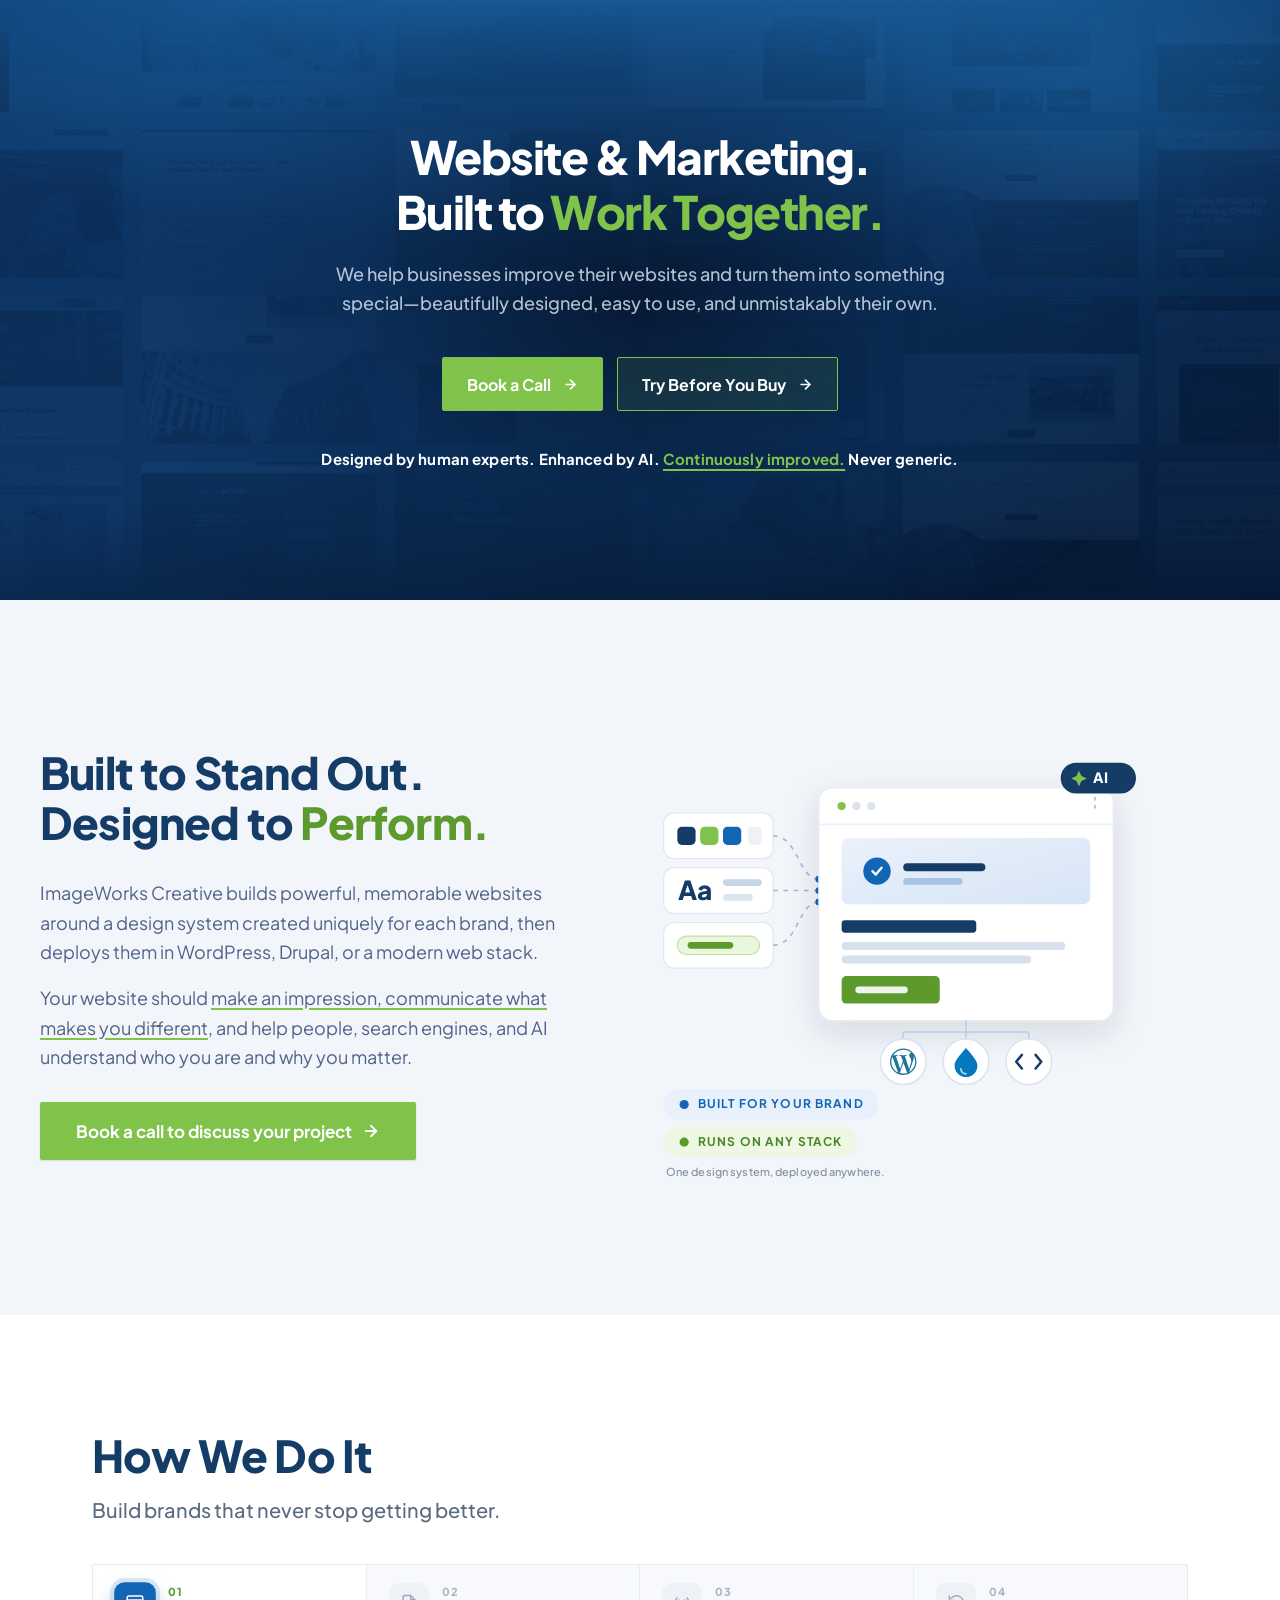
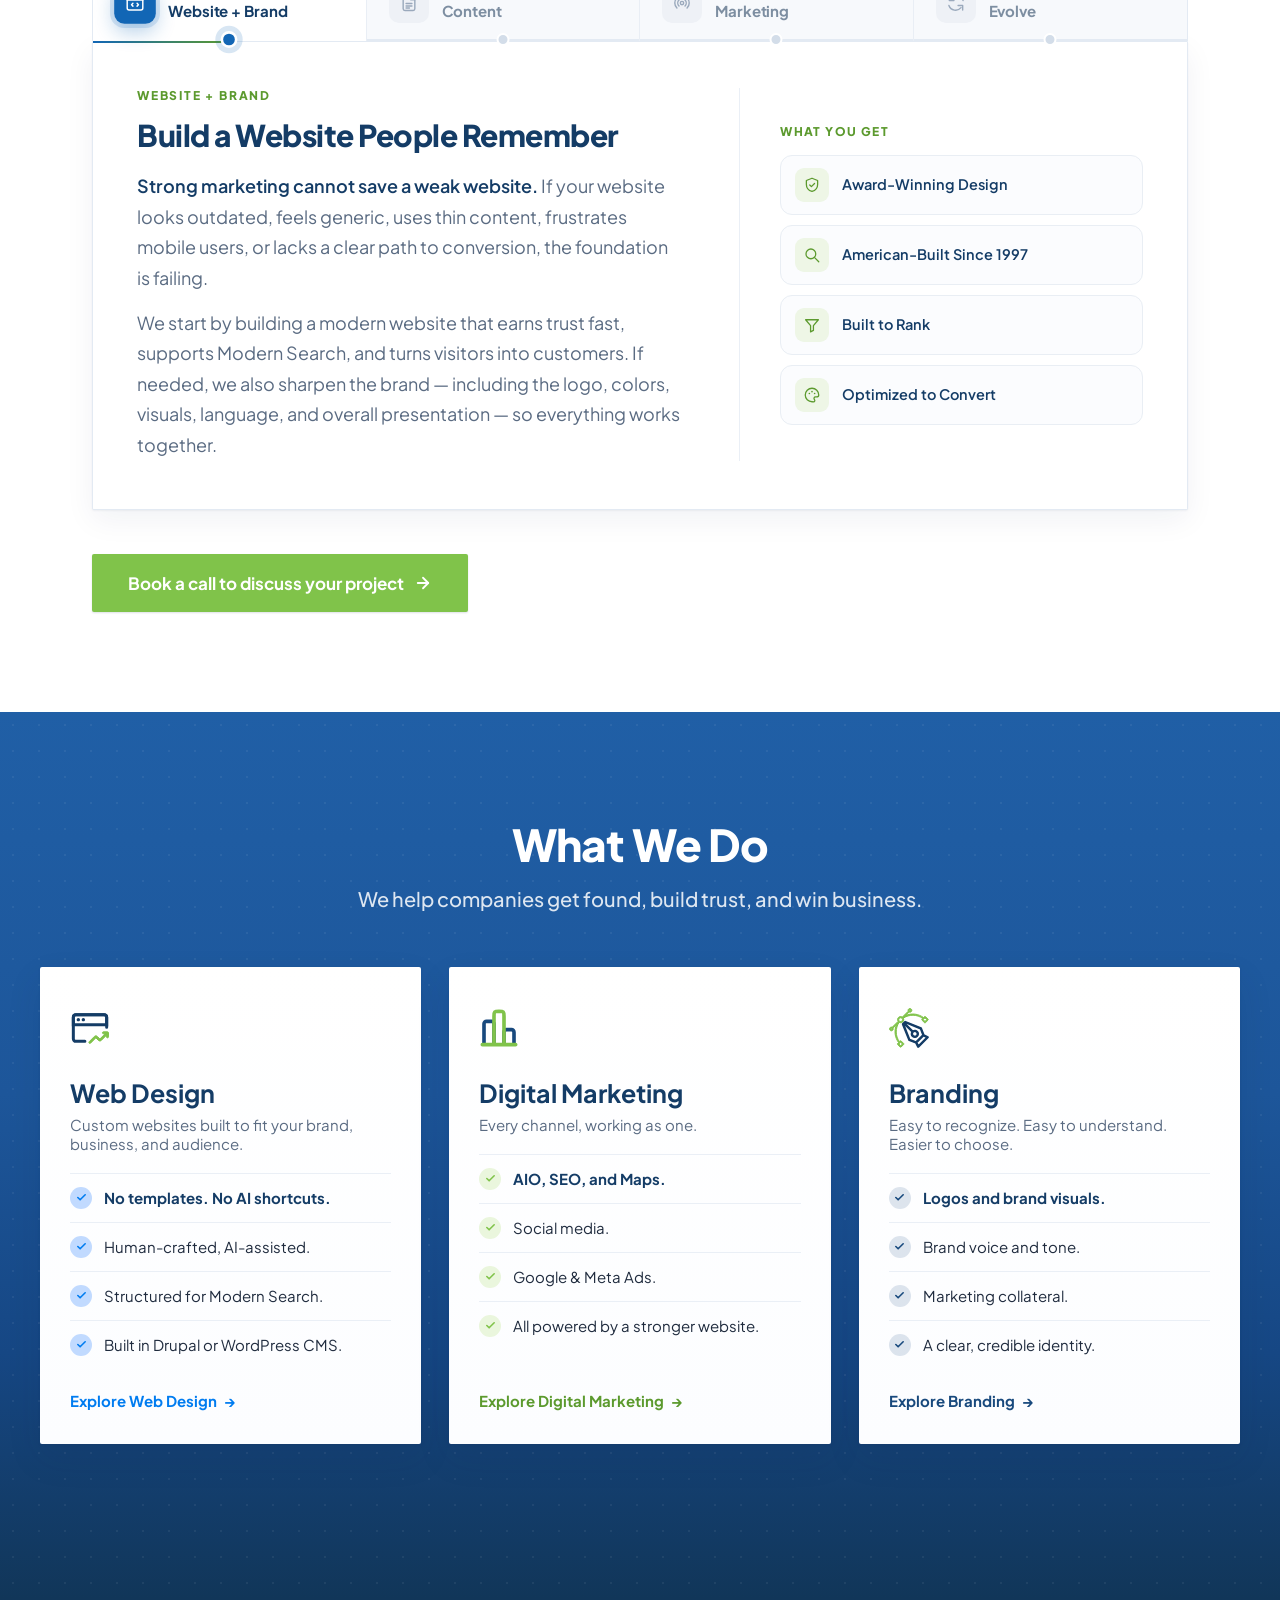
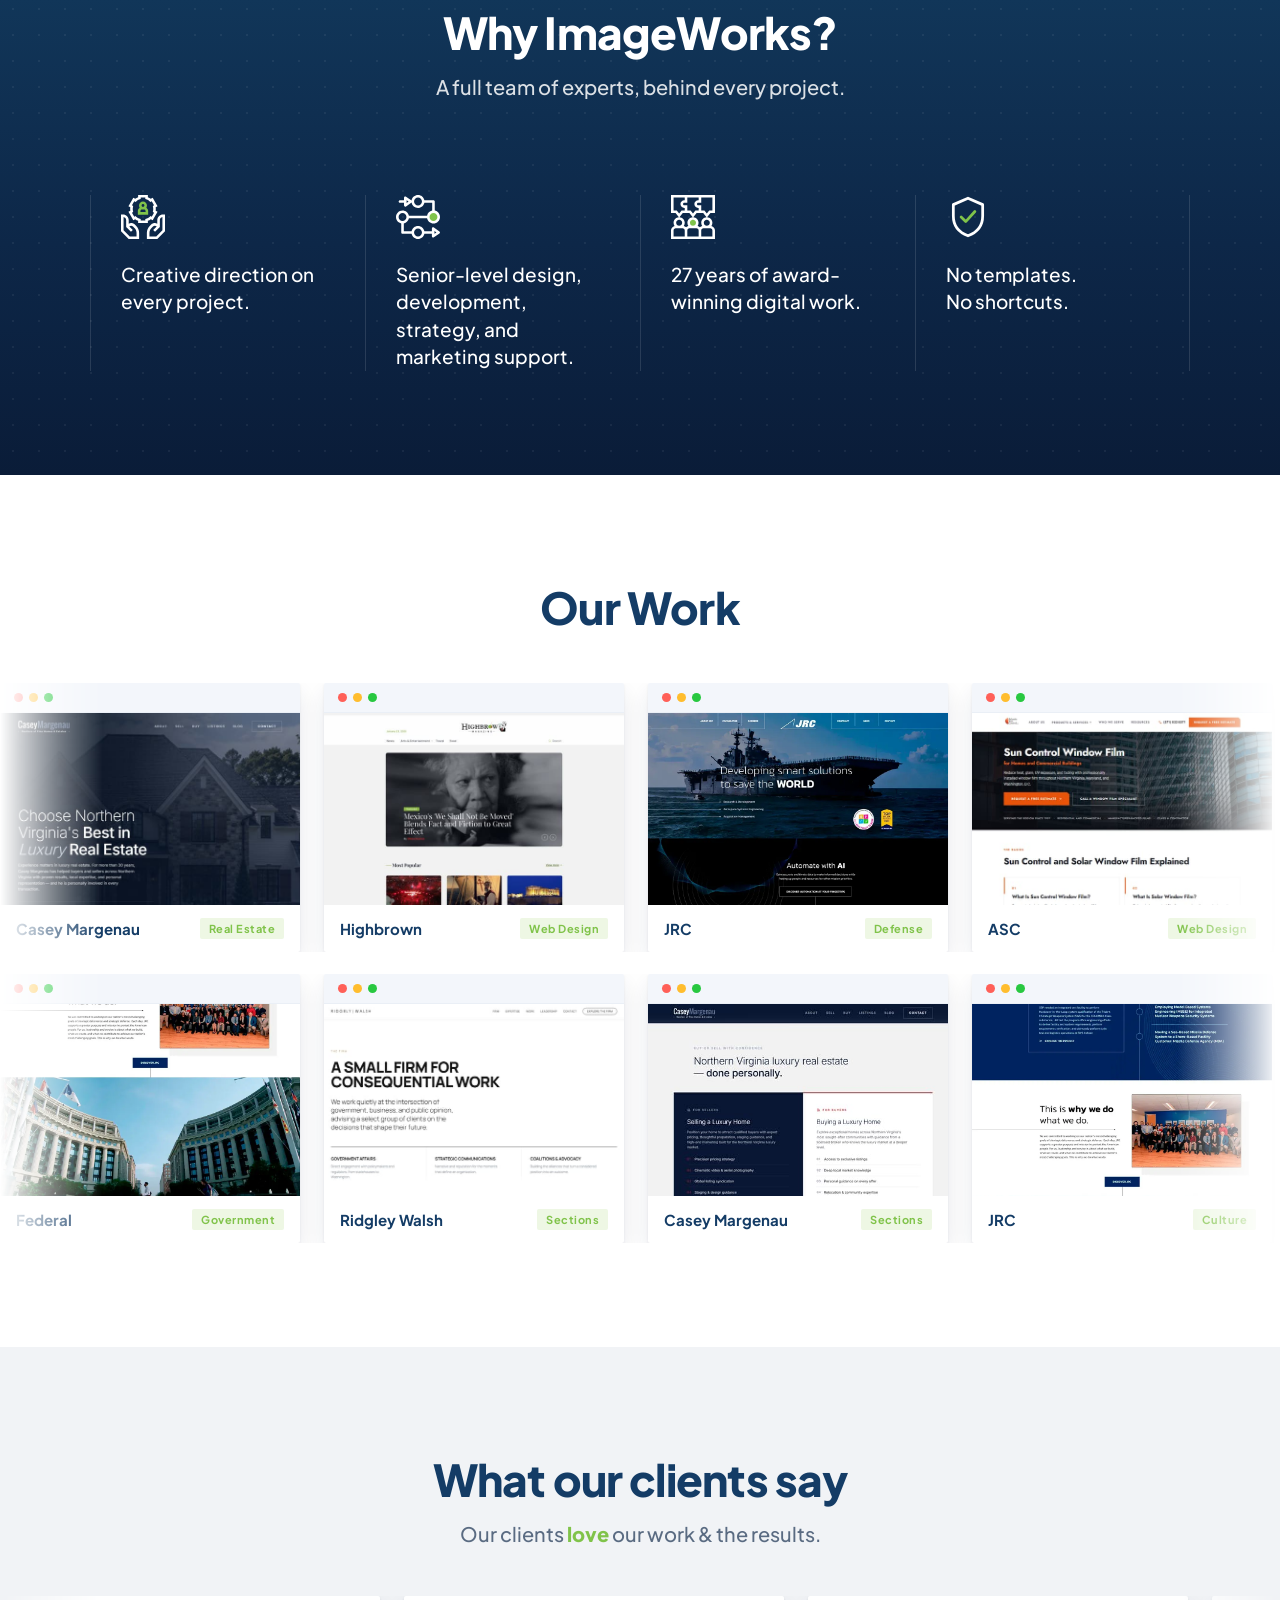
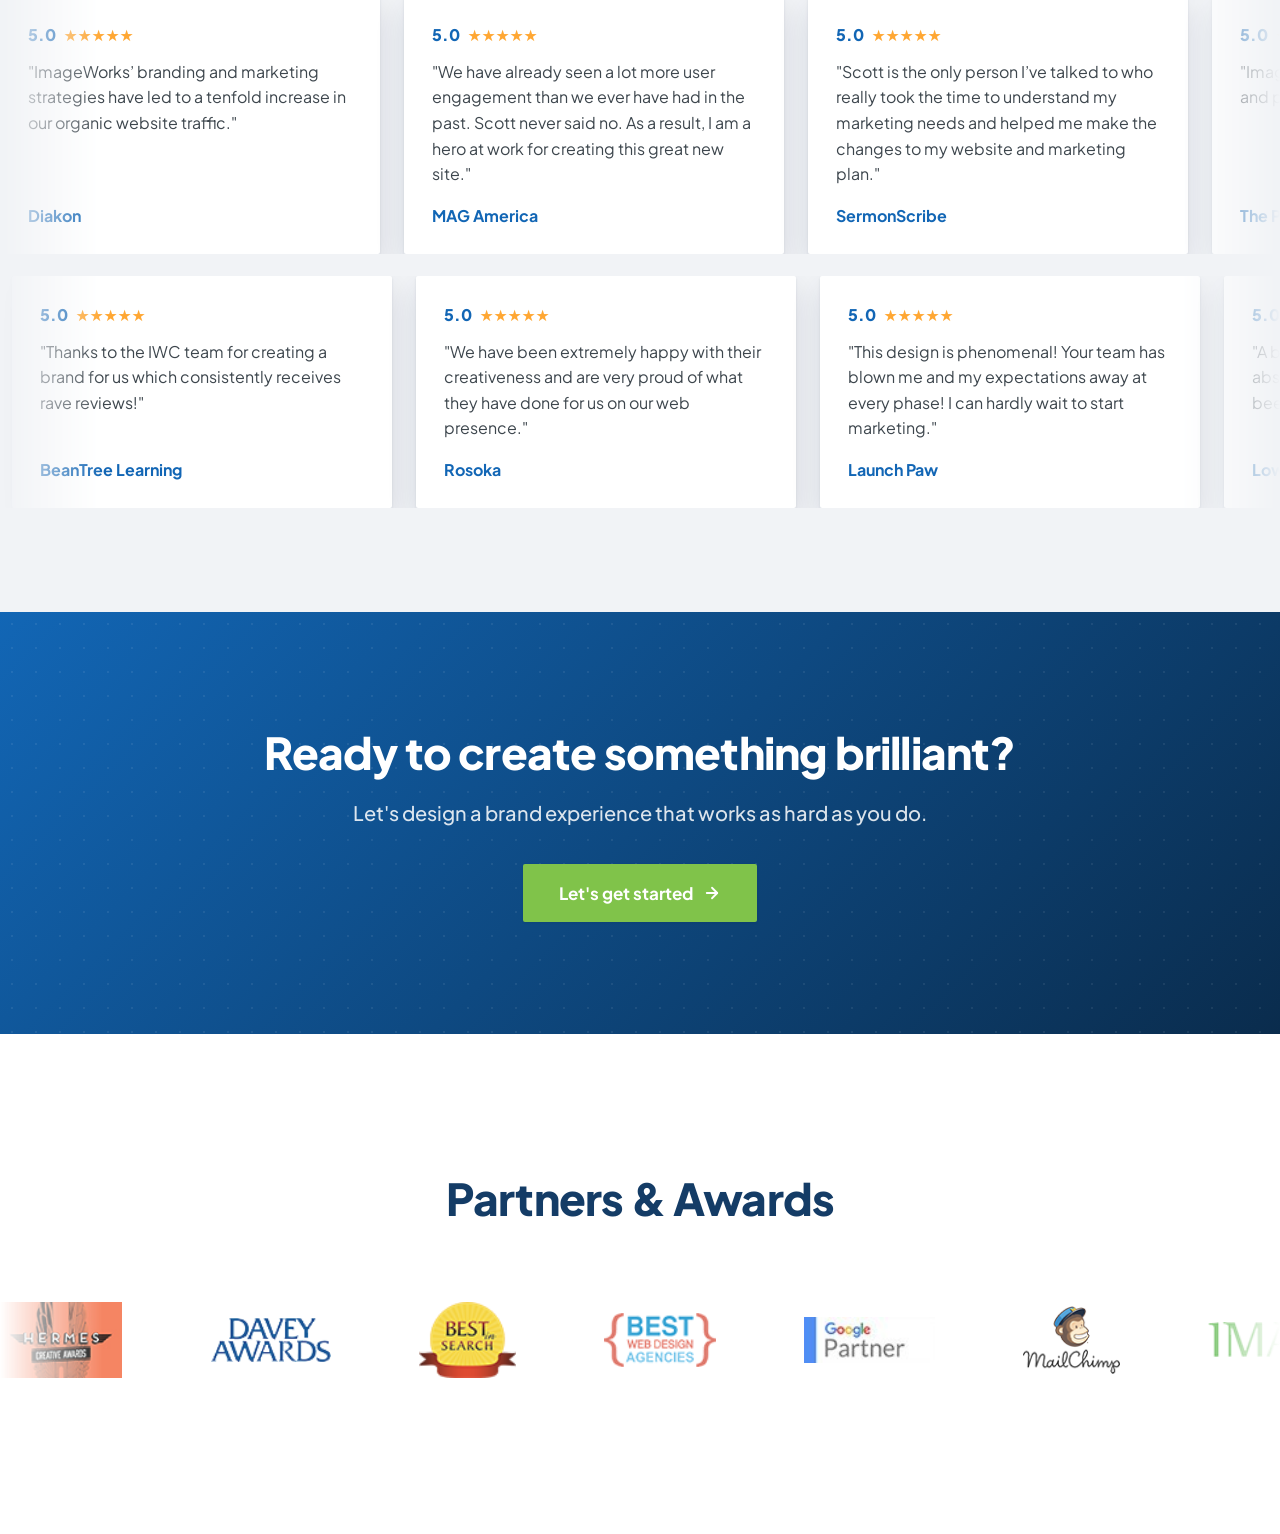
<file: index.html>
<!DOCTYPE html>
<html lang="en">
<head>
<meta charset="utf-8">
<meta name="viewport" content="width=device-width, initial-scale=1">
<title>ImageWorks Creative</title>
<link rel="preconnect" href="https://fonts.googleapis.com">
<link rel="preconnect" href="https://fonts.gstatic.com" crossorigin>
<link href="https://fonts.googleapis.com/css2?family=Plus+Jakarta+Sans:ital,wght@0,400;0,500;0,600;0,700;0,800;1,400&display=swap" rel="stylesheet">
<link rel="stylesheet" href="styles.css?v=4">
</head>
<body>
<div class="ix-1">

<!-- ===================== HERO — navy + animated tech mesh ===================== -->
<header id="top" data-hero class="iw-hero">

  <!-- Background: the studio's own work, greyscaled and tinted navy, in columns
       that ride past at four different rates. Sprite offsets are the eight shots
       from the showcase. Sprites are only fetched once idle — see initShots. -->
  <div class="iwc-shots is-on" data-shots aria-hidden="true">
    <div class="iwc-shots-in"></div>
  </div>

  <div class="iwh-center">
    <h1 class="iwh-h1">
      <span class="iwh-line"><span class="iwh-up ix-2">Website &amp; Marketing.</span></span>
      <span class="iwh-line"><span class="iwh-up ix-3">Built to</span> <span class="iwh-hi" data-type>Work Together.</span></span>
    </h1>
    <p class="iwh-sub">We help businesses improve their websites and turn them into something special—beautifully designed, easy to use, and unmistakably their own.</p>
    <div class="iwh-ctas">
      <a class="iw-btn iwh-cta iwh-cta--solid" href="#cta">Book a Call<svg width="15" height="15" viewBox="0 0 24 24" fill="none" stroke="currentColor" stroke-width="2.6" stroke-linecap="round" stroke-linejoin="round" aria-hidden="true"><line x1="5" y1="12" x2="19" y2="12"/><polyline points="12 5 19 12 12 19"/></svg></a>
      <a class="iw-btn iwh-cta" href="#cta">Try Before You Buy<svg width="15" height="15" viewBox="0 0 24 24" fill="none" stroke="currentColor" stroke-width="2.6" stroke-linecap="round" stroke-linejoin="round" aria-hidden="true"><line x1="5" y1="12" x2="19" y2="12"/><polyline points="12 5 19 12 12 19"/></svg></a>
    </div>

    <p class="iwh-tag">Designed by human experts. Enhanced by AI. <a class="iwh-evo" href="https://www.imageworkscreative.com/web-design-services/website-evolution-plan">Continuously improved.</a> Never generic.</p>
  </div>
</header>

<!-- ===================== INTRO STATEMENT (below hero) ===================== -->
<section class="ix-7">
  <div class="iw-reveal ix-8">
    <div class="iw-intro-grid ix-9">
      <div>
        <h2 class="ix-10">Built to Stand Out.<br>Designed to <span class="ix-11">Perform.</span></h2>
        <p class="ix-12">ImageWorks Creative builds powerful, memorable websites around a design system created uniquely for each brand, then deploys them in WordPress, Drupal, or a modern web stack.</p>
        <p class="ix-13">Your website should <span class="iw-uline">make an impression, communicate what makes you different</span>, and help people, search engines, and AI understand who you are and why you matter.</p>
        <div class="iw-intro-cta">
          <a class="iw-btn iw-cta-btn" href="#cta">Book a call to discuss your project<svg width="18" height="18" viewBox="0 0 24 24" fill="none" stroke="currentColor" stroke-width="2.4" stroke-linecap="round" stroke-linejoin="round"><line x1="5" y1="12" x2="19" y2="12"/><polyline points="12 5 19 12 12 19"/></svg></a>
        </div>
      </div>
      <!-- One design system, built for the brand, assembles into a memorable
           site that runs on WordPress, Drupal or a modern stack — tuned with AI. -->
      <div class="iw-illus ix-14">
        <svg class="iw-sem ix-15" viewBox="0 0 545 430" fill="none" xmlns="http://www.w3.org/2000/svg" role="img" aria-label="One design system built for your brand becomes a memorable website that runs on WordPress, Drupal or a modern web stack, with AI-assisted editing and management.">
          <defs>
            <filter id="iwCard2" x="-30%" y="-30%" width="160%" height="180%">
              <feDropShadow dx="0" dy="10" stdDeviation="14" flood-color="#0d2748" flood-opacity="0.13"/>
            </filter>
            <linearGradient id="iwHero2" x1="0" y1="0" x2="1" y2="1">
              <stop offset="0" stop-color="#eaf1fb"/><stop offset="1" stop-color="#d7e5f6"/>
            </linearGradient>
          </defs>

          <!-- ---------- the brand's design system: colours, type, components ---------- -->
          <g class="iw-ds-tile">
            <rect x="40" y="92" width="96" height="40" rx="9" fill="#ffffff" stroke="#e0e7f1" stroke-width="1"/>
            <rect x="52" y="104" width="16" height="16" rx="4" fill="#143c66"/>
            <rect x="72" y="104" width="16" height="16" rx="4" fill="#80c34a"/>
            <rect x="92" y="104" width="16" height="16" rx="4" fill="#1266b5"/>
            <rect x="114" y="104" width="12" height="16" rx="3" fill="#eef2f7"/>
          </g>
          <g class="iw-ds-tile">
            <rect x="40" y="140" width="96" height="40" rx="9" fill="#ffffff" stroke="#e0e7f1" stroke-width="1"/>
            <text x="53" y="168" font-family="'Plus Jakarta Sans', sans-serif" font-size="23" font-weight="800" fill="#143c66">Aa</text>
            <rect x="92" y="150" width="34" height="6" rx="3" fill="#c7d5e8"/>
            <rect x="92" y="163" width="26" height="6" rx="3" fill="#dce4ee"/>
          </g>
          <g class="iw-ds-tile">
            <rect x="40" y="188" width="96" height="40" rx="9" fill="#ffffff" stroke="#e0e7f1" stroke-width="1"/>
            <rect x="52" y="200" width="72" height="16" rx="8" fill="#eaf6dd" stroke="#bfe09b" stroke-width="1"/>
            <rect x="61" y="205" width="40" height="6" rx="3" fill="#5c9a2e"/>
          </g>

          <!-- the system assembles into the site -->
          <g stroke="#9db8d6" stroke-width="1.4" fill="none">
            <path class="iw-sem-flow" d="M136 112 C 158 112, 158 150, 176 150"/>
            <path class="iw-sem-flow" d="M136 160 L 176 160"/>
            <path class="iw-sem-flow" d="M136 208 C 158 208, 158 170, 176 170"/>
          </g>
          <g fill="#1266b5">
            <circle cx="176" cy="150" r="3"/>
            <circle cx="176" cy="160" r="3"/>
            <circle cx="176" cy="170" r="3"/>
          </g>

          <!-- ---------- the finished, on-brand website ---------- -->
          <g filter="url(#iwCard2)">
            <rect x="176" y="70" width="258" height="204" rx="12" fill="#ffffff" stroke="#e6ebf2" stroke-width="1"/>
          </g>
          <line x1="176" y1="102" x2="434" y2="102" stroke="#eef2f7" stroke-width="1.5"/>
          <circle cx="196" cy="86" r="3.6" fill="#80c34a"/>
          <circle cx="209" cy="86" r="3.6" fill="#dce4ee"/>
          <circle cx="222" cy="86" r="3.6" fill="#dce4ee"/>
          <rect x="196" y="114" width="218" height="58" rx="6" fill="url(#iwHero2)"/>
          <circle cx="227" cy="143" r="12" fill="#1266b5"/>
          <path d="M223 143 l3 3 5 -6" stroke="#ffffff" stroke-width="2" fill="none" stroke-linecap="round" stroke-linejoin="round"/>
          <rect x="250" y="136" width="72" height="7" rx="3.5" fill="#143c66"/>
          <rect x="250" y="149" width="52" height="6" rx="3" fill="#a9c4e3"/>
          <rect x="196" y="186" width="118" height="11" rx="3" fill="#143c66"/>
          <rect x="196" y="205" width="196" height="7" rx="3.5" fill="#d7e0ec"/>
          <rect x="196" y="217" width="166" height="7" rx="3.5" fill="#d7e0ec"/>
          <rect x="196" y="235" width="86" height="24" rx="4" fill="#5c9a2e"/>
          <rect x="208" y="244" width="46" height="6" rx="3" fill="#ffffff" fill-opacity="0.9"/>

          <!-- ---------- AI-assisted editing & management ---------- -->
          <g class="iw-ai">
            <path d="M418 78 L418 92" stroke="#9db8d6" stroke-width="1.4" stroke-dasharray="3 4"/>
            <rect x="388" y="48" width="66" height="27" rx="13.5" fill="#143c66"/>
            <path class="iw-sem-check" d="M404 55 l2.2 4.6 4.6 2.2 -4.6 2.2 -2.2 4.6 -2.2 -4.6 -4.6 -2.2 4.6 -2.2 z" fill="#80c34a"/>
            <text x="416" y="66" font-family="'Plus Jakarta Sans', sans-serif" font-size="12.5" font-weight="800" letter-spacing="1" fill="#ffffff">AI</text>
          </g>

          <!-- ---------- runs on any stack (real logos) ---------- -->
          <g stroke="#b7cee6" stroke-width="1.4" fill="none">
            <path d="M305 274 L305 284"/>
            <path d="M250 284 L360 284"/>
            <path d="M250 284 L250 291"/>
            <path d="M305 284 L305 291"/>
            <path d="M360 284 L360 291"/>
          </g>

          <g class="iw-stack-badge">
            <circle cx="250" cy="310" r="20" fill="#ffffff" stroke="#dbe4f0" stroke-width="1.4"/>
            <g transform="translate(238.4,298.4) scale(0.966)" fill="#21759b">
              <path d="M21.469 6.825c.84 1.537 1.318 3.3 1.318 5.175 0 3.979-2.156 7.456-5.363 9.325l3.295-9.527c.615-1.54.82-2.771.82-3.864 0-.405-.026-.78-.07-1.11m-7.981.105c.647-.03 1.232-.105 1.232-.105.582-.075.514-.93-.067-.899 0 0-1.755.135-2.88.135-1.064 0-2.85-.15-2.85-.15-.585-.03-.661.855-.075.885 0 0 .54.061 1.125.09l1.68 4.605-2.37 7.08L5.354 7.03c.649-.03 1.234-.1 1.234-.1.585-.075.516-.93-.065-.896 0 0-1.746.138-2.874.138-.2 0-.438-.008-.69-.015C4.911 3.15 8.235 1.215 12 1.215c2.809 0 5.365 1.072 7.286 2.833-.046-.003-.091-.009-.141-.009-1.06 0-1.812.923-1.812 1.914 0 .89.513 1.643 1.06 2.531.411.72.89 1.643.89 2.977 0 .923-.354 1.994-.821 3.479l-1.075 3.585-3.9-11.61.001.014zM12 22.784c-1.059 0-2.081-.153-3.048-.437l3.237-9.406 3.315 9.087c.024.053.05.101.078.149-1.12.393-2.325.609-3.582.609M1.211 12c0-1.564.336-3.05.935-4.39L7.29 21.709C3.694 19.96 1.212 16.271 1.211 12M12 0C5.385 0 0 5.385 0 12s5.385 12 12 12 12-5.385 12-12S18.615 0 12 0"/>
            </g>
          </g>

          <g class="iw-stack-badge">
            <circle cx="305" cy="310" r="20" fill="#ffffff" stroke="#dbe4f0" stroke-width="1.4"/>
            <path d="M305 298 C 311 305, 315 309, 315 313.5 A 10 10 0 1 1 295 313.5 C 295 309, 299 305, 305 298 Z" fill="#0678be"/>
            <path d="M300.5 316.2 A 4.4 4.4 0 0 0 305 320.6" stroke="#a9dcf6" stroke-width="1.5" fill="none" stroke-linecap="round"/>
          </g>

          <g class="iw-stack-badge">
            <circle cx="360" cy="310" r="20" fill="#ffffff" stroke="#dbe4f0" stroke-width="1.4"/>
            <path d="M354 304 l-5 6 5 6 M366 304 l5 6 -5 6" stroke="#143c66" stroke-width="2.2" fill="none" stroke-linecap="round" stroke-linejoin="round"/>
          </g>

          <!-- ---------- labels + note, stacked in one column ---------- -->
          <g class="iw-glabel">
            <rect x="40" y="334" width="188" height="27" rx="13.5" fill="#e8f1fb"/>
            <circle cx="58" cy="347.5" r="4" fill="#1266b5"/>
            <text class="iw-chip-txt" x="70" y="351" fill="#1266b5">BUILT FOR YOUR BRAND</text>
          </g>
          <g class="iw-glabel">
            <rect x="40" y="367" width="170" height="27" rx="13.5" fill="#eef7e4"/>
            <circle cx="58" cy="380.5" r="4" fill="#5c9a2e"/>
            <text class="iw-chip-txt" x="70" y="384" fill="#4a8628">RUNS ON ANY STACK</text>
          </g>
          <text class="ix-16" x="42" y="410" font-size="9.6" font-weight="500" fill="#7d8ea1">One design system, deployed anywhere.</text>
        </svg>
      </div>
    </div>
  </div>
</section>

<!-- ===================== HOW WE DO IT (process) ===================== -->
<section class="iw-hwdi ix-21">
  <div class="ix-22">
    <div>
      <h2 class="iw-reveal ix-23">How We Do It</h2>
      <p class="iw-reveal ix-24">Build brands that never stop getting better.</p>
    </div>
  </div>

  <!-- The four steps are a sequence, so the tab strip is built as a rail: each
       step is a station, and the green line runs up to the one you're on. The
       numbering earns its place — it's the order of the work, not decoration. -->
  <div class="iw-reveal iw-steps" data-steps>
    <div class="iw-steps-tabs" role="tablist" aria-label="Our process">
      <button type="button" class="iw-steps-tab is-active is-done" role="tab" id="iw-tab-1" aria-controls="iw-panel-1" aria-selected="true" data-i="0">
        <span class="iw-steps-tile" aria-hidden="true"><svg viewBox="0 0 24 24" fill="none" stroke="currentColor" stroke-width="1.7" stroke-linecap="round" stroke-linejoin="round"><rect x="3" y="4" width="18" height="16" rx="2.2"/><path d="M3 8.5h18"/><path d="M9.6 12.4 8 14l1.6 1.6"/><path d="M14.4 12.4 16 14l-1.6 1.6"/></svg></span>
        <span class="iw-steps-txt"><span class="iw-steps-n">01</span><span class="iw-steps-l">Website + Brand</span></span>
      </button>
      <button type="button" class="iw-steps-tab" role="tab" id="iw-tab-2" aria-controls="iw-panel-2" aria-selected="false" tabindex="-1" data-i="1">
        <span class="iw-steps-tile" aria-hidden="true"><svg viewBox="0 0 24 24" fill="none" stroke="currentColor" stroke-width="1.7" stroke-linecap="round" stroke-linejoin="round"><path d="M14 3H7a2 2 0 0 0-2 2v14a2 2 0 0 0 2 2h10a2 2 0 0 0 2-2V8z"/><path d="M14 3v5h5"/><path d="M8.5 12.5h7M8.5 15.5h7M8.5 18h4"/></svg></span>
        <span class="iw-steps-txt"><span class="iw-steps-n">02</span><span class="iw-steps-l">Content</span></span>
      </button>
      <button type="button" class="iw-steps-tab" role="tab" id="iw-tab-3" aria-controls="iw-panel-3" aria-selected="false" tabindex="-1" data-i="2">
        <span class="iw-steps-tile" aria-hidden="true"><svg viewBox="0 0 24 24" fill="none" stroke="currentColor" stroke-width="1.7" stroke-linecap="round" stroke-linejoin="round"><circle cx="12" cy="12" r="2"/><path d="M8.4 8.4a5.1 5.1 0 0 0 0 7.2"/><path d="M15.6 8.4a5.1 5.1 0 0 1 0 7.2"/><path d="M5.9 5.9a8.6 8.6 0 0 0 0 12.2"/><path d="M18.1 5.9a8.6 8.6 0 0 1 0 12.2"/></svg></span>
        <span class="iw-steps-txt"><span class="iw-steps-n">03</span><span class="iw-steps-l">Marketing</span></span>
      </button>
      <button type="button" class="iw-steps-tab" role="tab" id="iw-tab-4" aria-controls="iw-panel-4" aria-selected="false" tabindex="-1" data-i="3">
        <span class="iw-steps-tile" aria-hidden="true"><svg viewBox="0 0 24 24" fill="none" stroke="currentColor" stroke-width="1.7" stroke-linecap="round" stroke-linejoin="round"><path d="M20.5 9A8.5 8.5 0 0 0 6 6.4"/><polyline points="4 3.5 4 9 9.5 9"/><path d="M3.5 15A8.5 8.5 0 0 0 18 17.6"/><polyline points="20 20.5 20 15 14.5 15"/></svg></span>
        <span class="iw-steps-txt"><span class="iw-steps-n">04</span><span class="iw-steps-l">Evolve</span></span>
      </button>
      <span class="iw-steps-fill" data-steps-fill aria-hidden="true"></span>
    </div>

    <div class="iw-steps-panels">

      <div class="iw-steps-panel is-active" role="tabpanel" id="iw-panel-1" aria-labelledby="iw-tab-1">
        <div class="iw-steps-copy">
          <div class="iw-steps-eyebrow">Website + Brand</div>
          <h3 class="iw-steps-title">Build a Website People Remember</h3>
          <p class="iw-steps-body"><span class="ix-25">Strong marketing cannot save a weak website.</span> If your website looks outdated, feels generic, uses thin content, frustrates mobile users, or lacks a clear path to conversion, the foundation is failing.</p>
          <p class="iw-steps-body">We start by building a modern website that earns trust fast, supports Modern Search, and turns visitors into customers. If needed, we also sharpen the brand — including the logo, colors, visuals, language, and overall presentation — so everything works together.</p>
        </div>
        <div class="iw-steps-out">
          <ul class="iw-steps-list">
            <!-- shield: trust, earned fast -->
            <li><span class="iw-steps-ic"><svg width="18" height="18" viewBox="0 0 24 24" fill="none" stroke="#5c9a2e" stroke-width="1.7" stroke-linecap="round" stroke-linejoin="round"><path d="M12 3l7.5 3v5.2c0 4.5-3.2 8-7.5 9.3-4.3-1.3-7.5-4.8-7.5-9.3V6z"/><polyline points="9 12 11.2 14.2 15.4 10"/></svg></span><span>Award-Winning Design</span></li>
            <!-- magnifier: Modern Search -->
            <li><span class="iw-steps-ic"><svg width="18" height="18" viewBox="0 0 24 24" fill="none" stroke="#5c9a2e" stroke-width="1.7" stroke-linecap="round" stroke-linejoin="round"><circle cx="10.5" cy="10.5" r="6.5"/><line x1="15.5" y1="15.5" x2="21" y2="21"/></svg></span><span>American-Built Since 1997</span></li>
            <!-- funnel: visitors narrowing into customers -->
            <li><span class="iw-steps-ic"><svg width="18" height="18" viewBox="0 0 24 24" fill="none" stroke="#5c9a2e" stroke-width="1.7" stroke-linecap="round" stroke-linejoin="round"><path d="M3.5 5h17l-6.6 7.8v6.4l-3.8 2v-8.4z"/></svg></span><span>Built to Rank</span></li>
            <!-- palette: the brand's visual language -->
            <li><span class="iw-steps-ic"><svg width="18" height="18" viewBox="0 0 24 24" fill="none" stroke="#5c9a2e" stroke-width="1.7" stroke-linecap="round" stroke-linejoin="round"><path d="M12 21a9 9 0 1 1 9-9c0 2-1.6 2.6-3 2.6h-1.4a2 2 0 0 0-1.3 3.5 1.8 1.8 0 0 1-1.2 3z"/><circle cx="8.5" cy="10" r="1.1" fill="#5c9a2e" stroke="none"/><circle cx="12" cy="7.5" r="1.1" fill="#5c9a2e" stroke="none"/><circle cx="15.5" cy="10" r="1.1" fill="#5c9a2e" stroke="none"/></svg></span><span>Optimized to Convert</span></li>
          </ul>
        </div>
      </div>

      <div class="iw-steps-panel" role="tabpanel" id="iw-panel-2" aria-labelledby="iw-tab-2">
        <div class="iw-steps-copy">
          <div class="iw-steps-eyebrow">Content</div>
          <h3 class="iw-steps-title">Content That Resonates</h3>
          <p class="iw-steps-body">Once the foundation is right, the content has to do more than fill pages or chase keywords. It should educate, build trust, show expertise, support search, strengthen local signals, position the business better, and make it easier to choose.</p>
          <p class="iw-steps-body">Old content written 2+ years ago won't work today.</p>
        </div>
        <div class="iw-steps-out">
          <ul class="iw-steps-list">
            <!-- open book: content that teaches -->
            <li><span class="iw-steps-ic"><svg width="18" height="18" viewBox="0 0 24 24" fill="none" stroke="#5c9a2e" stroke-width="1.7" stroke-linecap="round" stroke-linejoin="round"><path d="M12 7.5v12"/><path d="M3 5.5h5.5A3.5 3.5 0 0 1 12 9v10.5a3 3 0 0 0-3-3H3z"/><path d="M21 5.5h-5.5A3.5 3.5 0 0 0 12 9v10.5a3 3 0 0 1 3-3h6z"/></svg></span><span>Educates and Builds Trust</span></li>
            <!-- medal: expertise, made visible -->
            <li><span class="iw-steps-ic"><svg width="18" height="18" viewBox="0 0 24 24" fill="none" stroke="#5c9a2e" stroke-width="1.7" stroke-linecap="round" stroke-linejoin="round"><circle cx="12" cy="9" r="5.5"/><path d="M8.6 13.7L7 21l5-2.6L17 21l-1.6-7.3"/></svg></span><span>Boosts SEO and AIO</span></li>
            <!-- map pin: local signals -->
            <li><span class="iw-steps-ic"><svg width="18" height="18" viewBox="0 0 24 24" fill="none" stroke="#5c9a2e" stroke-width="1.7" stroke-linecap="round" stroke-linejoin="round"><path d="M12 21.5s7-6.2 7-11.3A7 7 0 1 0 5 10.2c0 5.1 7 11.3 7 11.3z"/><circle cx="12" cy="10" r="2.6"/></svg></span><span>Sharpens Your Position</span></li>
            <!-- pointer: the moment someone chooses you -->
            <li><span class="iw-steps-ic"><svg width="18" height="18" viewBox="0 0 24 24" fill="none" stroke="#5c9a2e" stroke-width="1.7" stroke-linecap="round" stroke-linejoin="round"><path d="M6 3.2l12.5 7.6-5.6 1.4 3.2 5.6-2.6 1.5-3.2-5.6-4.3 3.9z"/></svg></span><span>Drives Conversions</span></li>
          </ul>
        </div>
      </div>

      <div class="iw-steps-panel" role="tabpanel" id="iw-panel-3" aria-labelledby="iw-tab-3">
        <div class="iw-steps-copy">
          <div class="iw-steps-eyebrow">Marketing</div>
          <h3 class="iw-steps-title">The Right Marketing, for the Right Audience</h3>
          <p class="iw-steps-body">Once the brand, website, and content are strong, we put the right marketing and message in front of the people who actually matter to your business.</p>
          <p class="iw-steps-body">For some businesses, that means more visibility, leads, reviews, ads, and local reach. For others, it means stronger positioning, credibility, sales support, recruiting, and a brand that helps win bigger opportunities.</p>
        </div>
        <div class="iw-steps-out">
          <ul class="iw-steps-list">
            <!-- eye: being seen -->
            <li><span class="iw-steps-ic"><svg width="18" height="18" viewBox="0 0 24 24" fill="none" stroke="#5c9a2e" stroke-width="1.7" stroke-linecap="round" stroke-linejoin="round"><path d="M2 12s3.8-6.5 10-6.5S22 12 22 12s-3.8 6.5-10 6.5S2 12 2 12z"/><circle cx="12" cy="12" r="2.6"/></svg></span><span>SEO + AI Optimization</span></li>
            <!-- megaphone: ads carrying the message out -->
            <li><span class="iw-steps-ic"><svg width="18" height="18" viewBox="0 0 24 24" fill="none" stroke="#5c9a2e" stroke-width="1.7" stroke-linecap="round" stroke-linejoin="round"><path d="M4 9.5h2.8L14 5v14l-7.2-4.5H4a1 1 0 0 1-1-1v-3a1 1 0 0 1 1-1z"/><path d="M17.5 9a4 4 0 0 1 0 6"/></svg></span><span>Google &amp; Meta Ads</span></li>
            <!-- target: positioning -->
            <li><span class="iw-steps-ic"><svg width="18" height="18" viewBox="0 0 24 24" fill="none" stroke="#5c9a2e" stroke-width="1.7" stroke-linecap="round" stroke-linejoin="round"><circle cx="12" cy="12" r="8.5"/><circle cx="12" cy="12" r="4"/><circle cx="12" cy="12" r="1.2" fill="#5c9a2e" stroke="none"/></svg></span><span>Google Maps Optimization</span></li>
            <!-- two people: sales support and recruiting -->
            <li><span class="iw-steps-ic"><svg width="18" height="18" viewBox="0 0 24 24" fill="none" stroke="#5c9a2e" stroke-width="1.7" stroke-linecap="round" stroke-linejoin="round"><circle cx="9" cy="8" r="3.4"/><path d="M2.5 20a6.5 6.5 0 0 1 13 0"/><path d="M16.5 5.2a3.4 3.4 0 0 1 0 5.6"/><path d="M18 14.4a6.5 6.5 0 0 1 3.5 5.6"/></svg></span><span>Social Media &amp; Reels</span></li>
          </ul>
        </div>
      </div>

      <div class="iw-steps-panel" role="tabpanel" id="iw-panel-4" aria-labelledby="iw-tab-4">
        <div class="iw-steps-copy">
          <div class="iw-steps-eyebrow">Evolve</div>
          <h3 class="iw-steps-title">Keep Improving. Nothing Is Ever Done, Done.</h3>
          <p class="iw-steps-body">People change. Search changes. AI changes. Competitors change. Your services, offers, reviews, photos, pages, and customer behavior all change too.</p>
          <p class="iw-steps-body">We start with a strong strategy, then improve from real data: calls, forms, analytics, heatmaps, rankings, conversions, and how customers actually use the site.</p>
        </div>
        <div class="iw-steps-out">
          <ul class="iw-steps-list">
            <!-- phone: the call that actually came in -->
            <li><span class="iw-steps-ic"><svg width="18" height="18" viewBox="0 0 24 24" fill="none" stroke="#5c9a2e" stroke-width="1.7" stroke-linecap="round" stroke-linejoin="round"><path d="M7 3.5l2.6.6 1 3.6-2.1 1.6a12.5 12.5 0 0 0 6.2 6.2l1.6-2.1 3.6 1 .6 2.6a1.8 1.8 0 0 1-1.9 2.2C10.4 20.6 3.4 13.6 4.8 5.4A1.8 1.8 0 0 1 7 3.5z"/></svg></span><span>Calls, forms, and conversions tracked</span></li>
            <!-- bars: analytics actually read -->
            <li><span class="iw-steps-ic"><svg width="18" height="18" viewBox="0 0 24 24" fill="none" stroke="#5c9a2e" stroke-width="1.7" stroke-linecap="round" stroke-linejoin="round"><line x1="3" y1="20.5" x2="21" y2="20.5"/><line x1="6.5" y1="20.5" x2="6.5" y2="12"/><line x1="12" y1="20.5" x2="12" y2="4.5"/><line x1="17.5" y1="20.5" x2="17.5" y2="9"/></svg></span><span>Analytics and heatmaps read, not just collected</span></li>
            <!-- climbing line: rankings over time -->
            <li><span class="iw-steps-ic"><svg width="18" height="18" viewBox="0 0 24 24" fill="none" stroke="#5c9a2e" stroke-width="1.7" stroke-linecap="round" stroke-linejoin="round"><polyline points="3 17 9 11 13 15 21 6.5"/><polyline points="15 6.5 21 6.5 21 12.5"/></svg></span><span>Rankings watched over time</span></li>
            <!-- loop: a strategy that keeps going round -->
            <li><span class="iw-steps-ic"><svg width="18" height="18" viewBox="0 0 24 24" fill="none" stroke="#5c9a2e" stroke-width="1.7" stroke-linecap="round" stroke-linejoin="round"><path d="M20.5 12a8.5 8.5 0 1 1-2.6-6.1"/><polyline points="20.5 3.5 20.5 8.5 15.5 8.5"/></svg></span><span>A strategy that adapts as things change</span></li>
          </ul>
        </div>
      </div>

    </div>

    <div class="iw-hwdi-cta iw-reveal">
      <a class="iw-btn iw-cta-btn" href="#cta">Book a call to discuss your project<svg width="18" height="18" viewBox="0 0 24 24" fill="none" stroke="currentColor" stroke-width="2.4" stroke-linecap="round" stroke-linejoin="round"><line x1="5" y1="12" x2="19" y2="12"/><polyline points="12 5 19 12 12 19"/></svg></a>
    </div>
  </div>
</section>

<!-- ===================== WHAT WE DO + WHY (shared blue→navy gradient band) ===================== -->
<div class="iw-blueband">
<section class="ix-26">
  <div class="ix-8">
    <div class="ix-27">
      <h2 class="iw-reveal ix-28">What We Do</h2>
      <p class="iw-reveal ix-29">We help companies get found, build trust, and win business.</p>
    </div>
    <div class="iw-what-grid ix-30">
      <div class="iw-reveal iw-card ix-31">
        <div class="ix-32"><svg width="40" height="40" viewBox="0 0 40 40" fill="none" xmlns="http://www.w3.org/2000/svg">
<path d="M14.8887 33.3334H5.83203C5.16899 33.3334 4.53311 33.07 4.06426 32.6012C3.59542 32.1323 3.33203 31.4965 3.33203 30.8334V9.16675C3.33203 8.50371 3.59542 7.86782 4.06426 7.39898C4.53311 6.93014 5.16899 6.66675 5.83203 6.66675H34.1654C34.8284 6.66675 35.4643 6.93014 35.9331 7.39898C36.402 7.86782 36.6654 8.50371 36.6654 9.16675V19.2159" stroke="#143C66" stroke-width="3" stroke-linecap="round" stroke-linejoin="round"></path>
<path d="M3.33203 9.16675C3.33203 8.50371 3.59542 7.86782 4.06426 7.39898C4.53311 6.93014 5.16899 6.66675 5.83203 6.66675H34.1654C34.8284 6.66675 35.4643 6.93014 35.9331 7.39898C36.402 7.86782 36.6654 8.50371 36.6654 9.16675V16.6667H3.33203V9.16675Z" stroke="#143C66" stroke-width="3"></path>
<path d="M19.1771 35.1275C18.9771 34.9275 18.8811 34.6902 18.8891 34.4155C18.8971 34.1408 18.9931 33.9115 19.1771 33.7275L24.4521 28.3775C24.8355 27.9942 25.3105 27.8025 25.8771 27.8025C26.4438 27.8025 26.9188 27.9942 27.3021 28.3775L29.8771 30.9775L35.0771 25.8275H33.4771C33.1938 25.8275 32.9565 25.7315 32.7651 25.5395C32.5738 25.3475 32.4778 25.1105 32.4771 24.8285C32.4765 24.5465 32.5725 24.3092 32.7651 24.1165C32.9578 23.9238 33.1951 23.8278 33.4771 23.8285H37.4771C37.7605 23.8285 37.9981 23.9245 38.1901 24.1165C38.3821 24.3085 38.4778 24.5458 38.4771 24.8285V28.8285C38.4771 29.1118 38.3811 29.3495 38.1891 29.5415C37.9971 29.7335 37.7598 29.8292 37.4771 29.8285C37.1945 29.8278 36.9571 29.7322 36.7651 29.5415C36.5731 29.3508 36.4771 29.1132 36.4771 28.8285V27.2285L31.3021 32.4025C30.9188 32.7858 30.4438 32.9775 29.8771 32.9775C29.3105 32.9775 28.8355 32.7858 28.4521 32.4025L25.8771 29.8275L20.5771 35.1275C20.3938 35.3108 20.1605 35.4025 19.8771 35.4025C19.5938 35.4025 19.3605 35.3108 19.1771 35.1275Z" fill="#80C34A" stroke="#80C34A"></path>
<path d="M6.66667 11.6668C6.66667 10.7464 7.41286 10.0002 8.33333 10.0002C9.25381 10.0002 10 10.7464 10 11.6668C10 12.5873 9.25381 13.3335 8.33333 13.3335C7.41286 13.3335 6.66667 12.5873 6.66667 11.6668Z" fill="#143C66"></path>
<path d="M11.6667 11.6668C11.6667 10.7464 12.4129 10.0002 13.3333 10.0002C14.2538 10.0002 15 10.7464 15 11.6668C15 12.5873 14.2538 13.3335 13.3333 13.3335C12.4129 13.3335 11.6667 12.5873 11.6667 11.6668Z" fill="#143C66"></path>
</svg></div>
        <h3 class="ix-33">Web Design</h3>
        <p class="ix-34">Custom websites built to fit your brand, business, and audience.</p>
        <ul class="ix-35">
          <li class="ix-36"><span class="ix-37"><svg width="11" height="11" viewBox="0 0 24 24" fill="none" stroke="#007cf0" stroke-width="3.5" stroke-linecap="round" stroke-linejoin="round"><polyline points="20 6 9 17 4 12"/></svg></span><span class="ix-38">No templates. No AI shortcuts.</span></li>
          <li class="ix-36"><span class="ix-37"><svg width="11" height="11" viewBox="0 0 24 24" fill="none" stroke="#007cf0" stroke-width="3.5" stroke-linecap="round" stroke-linejoin="round"><polyline points="20 6 9 17 4 12"/></svg></span><span class="ix-39">Human-crafted, AI-assisted.</span></li>
          <li class="ix-36"><span class="ix-37"><svg width="11" height="11" viewBox="0 0 24 24" fill="none" stroke="#007cf0" stroke-width="3.5" stroke-linecap="round" stroke-linejoin="round"><polyline points="20 6 9 17 4 12"/></svg></span><span class="ix-39">Structured for Modern Search.</span></li>
          <li class="ix-36"><span class="ix-37"><svg width="11" height="11" viewBox="0 0 24 24" fill="none" stroke="#007cf0" stroke-width="3.5" stroke-linecap="round" stroke-linejoin="round"><polyline points="20 6 9 17 4 12"/></svg></span><span class="ix-39">Built in Drupal or WordPress CMS.</span></li>
        </ul>
        <a class="iw-link iw-cta-link ix-40" href="#work">Explore Web Design <span aria-hidden="true">→</span></a>
      </div>
      <div class="iw-reveal iw-card ix-41">
        <div class="ix-32"><svg width="40" height="40" viewBox="0 0 33 33" fill="none" xmlns="http://www.w3.org/2000/svg">
<path d="M28.875 30.25V19.9375C28.875 19.3905 28.6577 18.8659 28.2709 18.4791C27.8841 18.0923 27.3595 17.875 26.8125 17.875H22.6875C22.1405 17.875 21.6159 18.0923 21.2291 18.4791C20.8423 18.8659 20.625 19.3905 20.625 19.9375V30.25" stroke="#18497D" stroke-width="3"></path>
<path d="M12.375 30.25V13.0625C12.375 12.5155 12.1577 11.9909 11.7709 11.6041C11.3841 11.2173 10.8595 11 10.3125 11H6.1875C5.64049 11 5.11589 11.2173 4.72909 11.6041C4.3423 11.9909 4.125 12.5155 4.125 13.0625V30.25" stroke="#18497D" stroke-width="3"></path>
<path d="M20.625 30.25V6.875C20.625 4.93075 20.625 3.95863 20.02 3.355C19.4178 2.75 18.4456 2.75 16.5 2.75C14.5544 2.75 13.5836 2.75 12.98 3.355C12.375 3.95725 12.375 4.92938 12.375 6.875V30.25" stroke="#80C34A" stroke-width="3"></path>
<path d="M30.25 30.25H2.75" stroke="#80C34A" stroke-width="3" stroke-linecap="round"></path>
</svg></div>
        <h3 class="ix-33">Digital Marketing</h3>
        <p class="ix-34">Every channel, working as one.</p>
        <ul class="ix-42">
          <li class="ix-36"><span class="ix-43"><svg width="11" height="11" viewBox="0 0 24 24" fill="none" stroke="#80c34a" stroke-width="3.5" stroke-linecap="round" stroke-linejoin="round"><polyline points="20 6 9 17 4 12"/></svg></span><span class="ix-38">AIO, SEO, and Maps.</span></li>
          <li class="ix-36"><span class="ix-43"><svg width="11" height="11" viewBox="0 0 24 24" fill="none" stroke="#80c34a" stroke-width="3.5" stroke-linecap="round" stroke-linejoin="round"><polyline points="20 6 9 17 4 12"/></svg></span><span class="ix-39">Social media.</span></li>
          <li class="ix-36"><span class="ix-43"><svg width="11" height="11" viewBox="0 0 24 24" fill="none" stroke="#80c34a" stroke-width="3.5" stroke-linecap="round" stroke-linejoin="round"><polyline points="20 6 9 17 4 12"/></svg></span><span class="ix-39">Google &amp; Meta Ads.</span></li>
          <li class="ix-36"><span class="ix-43"><svg width="11" height="11" viewBox="0 0 24 24" fill="none" stroke="#80c34a" stroke-width="3.5" stroke-linecap="round" stroke-linejoin="round"><polyline points="20 6 9 17 4 12"/></svg></span><span class="ix-39">All powered by a stronger website.</span></li>
        </ul>
        <a class="iw-link iw-cta-link ix-44" href="#work">Explore Digital Marketing <span aria-hidden="true">→</span></a>
      </div>
      <div class="iw-reveal iw-card ix-45">
        <div class="ix-32"><svg width="40" height="40" viewBox="0 0 32 32" fill="none" xmlns="http://www.w3.org/2000/svg">
<path d="M31.1285 22.9557L27.952 21.3675L25.9303 16.1087C25.9065 16.0465 25.8702 15.9899 25.8235 15.9425C25.7769 15.895 25.7209 15.8576 25.6592 15.8327L13.1152 10.8185C13.0275 10.7836 12.9315 10.7751 12.839 10.794C12.7465 10.8129 12.6616 10.8585 12.5947 10.9251L10.9217 12.5981C10.856 12.6651 10.8112 12.7497 10.7927 12.8417C10.7742 12.9337 10.7828 13.029 10.8176 13.1162L15.8317 25.6601C15.8566 25.7219 15.894 25.7778 15.9415 25.8245C15.989 25.8712 16.0456 25.9075 16.1078 25.9313L21.3665 27.953L22.9548 31.1295C22.9882 31.1996 23.038 31.2605 23.0999 31.3073C23.1619 31.3541 23.2341 31.3853 23.3107 31.3983C23.3364 31.4007 23.3624 31.4007 23.3881 31.3983C23.5164 31.3977 23.6391 31.3463 23.7295 31.2554L31.2544 23.7305C31.3098 23.6771 31.3517 23.6112 31.3765 23.5383C31.4014 23.4655 31.4085 23.3878 31.3973 23.3116C31.3843 23.2351 31.3531 23.1628 31.3063 23.1009C31.2596 23.039 31.1986 22.9892 31.1285 22.9557ZM11.832 13.0532L12.1008 12.7869L18.3449 19.031C17.9334 19.6142 17.7557 20.3305 17.8469 21.0383C17.9381 21.7461 18.2915 22.394 18.8374 22.8538C19.3833 23.3135 20.0818 23.5517 20.7949 23.5212C21.5079 23.4908 22.1836 23.1938 22.6882 22.6892C23.1929 22.1845 23.4898 21.5089 23.5203 20.7958C23.5507 20.0828 23.3126 19.3843 22.8528 18.8384C22.393 18.2925 21.7452 17.939 21.0373 17.8478C20.3295 17.7566 19.6132 17.9344 19.0301 18.3459L12.7859 12.1017L13.0523 11.833L25.1023 16.6535L27.0029 21.5975L21.5965 27.0039L16.6525 25.1033L11.832 13.0532ZM20.6716 18.7914C21.1068 18.792 21.5283 18.9435 21.8643 19.2201C22.2004 19.4967 22.4301 19.8812 22.5144 20.3081C22.5987 20.7351 22.5324 21.178 22.3267 21.5616C22.1211 21.9451 21.7888 22.2455 21.3865 22.4115C20.9842 22.5776 20.5368 22.599 20.1205 22.4721C19.7042 22.3453 19.3448 22.0781 19.1034 21.7159C18.8621 21.3538 18.7537 20.9192 18.7969 20.4861C18.84 20.0531 19.0319 19.6484 19.34 19.341C19.6935 18.9885 20.1725 18.7909 20.6716 18.7914ZM23.5213 30.0957L22.3107 27.6745L27.6687 22.3165L30.0899 23.5271L23.5213 30.0957Z" fill="#3D464D" stroke="#143C66"></path>
<path d="M9.66844 26.3138C9.57584 26.2263 9.45326 26.1775 9.32584 26.1775C9.19843 26.1775 9.07585 26.2263 8.98325 26.3138L8.36828 26.9288C6.72718 24.7014 5.82184 22.0176 5.77844 19.2513C5.73504 16.485 6.55574 13.7741 8.12617 11.4964C8.59667 11.7553 9.1384 11.8547 9.67017 11.7798C10.202 11.7049 10.6951 11.4597 11.0758 11.0809C11.4565 10.7022 11.7042 10.2102 11.7818 9.67883C11.8593 9.14743 11.7626 8.60521 11.5061 8.13341C13.7838 6.56299 16.4947 5.74229 19.261 5.78569C22.0273 5.82909 24.7111 6.73443 26.9385 8.37553L26.3138 8.98324C26.2238 9.07402 26.1733 9.19675 26.1734 9.32462C26.173 9.38835 26.1852 9.45152 26.2093 9.51052C26.2334 9.56951 26.2689 9.62317 26.3138 9.66842L28.4493 11.7869C28.54 11.8771 28.6627 11.9277 28.7906 11.9277C28.9186 11.9277 29.0413 11.8771 29.132 11.7869L31.2554 9.66358C31.3004 9.61861 31.3361 9.5652 31.3605 9.50642C31.3848 9.44763 31.3974 9.38462 31.3974 9.32099C31.3974 9.25735 31.3848 9.19434 31.3605 9.13555C31.3361 9.07677 31.3004 9.02337 31.2554 8.97839L29.132 6.85505C29.0413 6.76486 28.9186 6.71424 28.7906 6.71424C28.6627 6.71424 28.54 6.76486 28.4493 6.85505L27.6285 7.67098C25.6056 6.14879 23.2141 5.19244 20.6994 4.90013C18.1848 4.60781 15.6376 4.99007 13.3195 6.00765L16.1111 3.22333C16.4276 3.37457 16.7875 3.40881 17.1269 3.31996C17.4662 3.23112 17.7632 3.02493 17.965 2.73799C18.1668 2.45104 18.2604 2.10189 18.2293 1.75247C18.1981 1.40305 18.0443 1.07595 17.7949 0.829209C17.5455 0.582464 17.2168 0.432024 16.8671 0.404576C16.5174 0.377129 16.1692 0.474449 15.8844 0.679271C15.5996 0.884094 15.3966 1.18318 15.3113 1.52346C15.2261 1.86375 15.2641 2.22323 15.4187 2.53815L10.7071 7.25696C10.2287 6.93606 9.65377 6.79121 9.08045 6.84716C8.50714 6.9031 7.97103 7.15637 7.5637 7.56369C7.15638 7.97101 6.90312 8.50712 6.84717 9.08044C6.79123 9.65376 6.93608 10.2287 7.25698 10.7071L2.53816 15.4186C2.22202 15.2646 1.86149 15.2276 1.52065 15.3143C1.17982 15.4009 0.880739 15.6056 0.676568 15.892C0.472397 16.1783 0.376355 16.5278 0.40551 16.8783C0.434664 17.2287 0.587126 17.5575 0.835803 17.8062C1.08448 18.0549 1.41327 18.2073 1.76374 18.2365C2.11421 18.2656 2.46367 18.1696 2.75002 17.9654C3.03637 17.7612 3.24106 17.4622 3.32772 17.1213C3.41438 16.7805 3.3774 16.42 3.22335 16.1038L6.01493 13.3195C4.99633 15.637 4.61287 18.1838 4.9039 20.6984C5.19494 23.2131 6.14999 25.6049 7.67099 27.6285L6.85264 28.4492C6.76246 28.54 6.71183 28.6627 6.71183 28.7906C6.71183 28.9186 6.76246 29.0413 6.85264 29.132L8.97599 31.2554C9.06638 31.3463 9.18915 31.3977 9.31737 31.3982C9.38127 31.3983 9.44454 31.3857 9.50355 31.3611C9.56256 31.3366 9.61613 31.3007 9.66117 31.2554L11.7869 29.132C11.8771 29.0413 11.9277 28.9186 11.9277 28.7906C11.9277 28.6627 11.8771 28.54 11.7869 28.4492L9.66844 26.3138ZM28.7955 7.87677L30.2336 9.31493L28.7955 10.7531L27.3573 9.31493L28.7955 7.87677ZM16.3871 1.52853C16.4591 1.45599 16.551 1.40645 16.6511 1.38621C16.7513 1.36598 16.8552 1.37594 16.9496 1.41485C17.0441 1.45376 17.1249 1.51986 17.1818 1.60475C17.2386 1.68965 17.269 1.78953 17.269 1.8917C17.269 1.99388 17.2386 2.09375 17.1818 2.17865C17.1249 2.26354 17.0441 2.32964 16.9496 2.36855C16.8552 2.40746 16.7513 2.41743 16.6511 2.39719C16.551 2.37695 16.4591 2.32741 16.3871 2.25487C16.3394 2.2072 16.3015 2.15059 16.2757 2.08827C16.2498 2.02596 16.2366 1.95916 16.2366 1.8917C16.2366 1.82424 16.2498 1.75744 16.2757 1.69513C16.3015 1.63281 16.3394 1.5762 16.3871 1.52853ZM8.25207 8.25205C8.39268 8.11077 8.55981 7.99865 8.74388 7.92215C8.92794 7.84565 9.12531 7.80627 9.32463 7.80627C9.52396 7.80627 9.72133 7.84565 9.90539 7.92215C10.0895 7.99865 10.2566 8.11077 10.3972 8.25205C10.6097 8.46426 10.7546 8.73475 10.8133 9.02929C10.8721 9.32383 10.8422 9.62918 10.7274 9.90671C10.6125 10.1842 10.418 10.4215 10.1683 10.5884C9.91858 10.7553 9.62498 10.8444 9.32463 10.8444C9.02429 10.8444 8.73069 10.7553 8.48099 10.5884C8.2313 10.4215 8.03672 10.1842 7.9219 9.90671C7.80707 9.62918 7.77715 9.32383 7.83592 9.02929C7.8947 8.73475 8.03952 8.46426 8.25207 8.25205ZM2.25731 17.1134C2.15845 17.1959 2.03234 17.2384 1.90375 17.2326C1.77516 17.2268 1.65339 17.1731 1.56237 17.082C1.47135 16.991 1.41766 16.8693 1.41185 16.7407C1.40604 16.6121 1.44853 16.486 1.53097 16.3871C1.62786 16.2919 1.75828 16.2385 1.89414 16.2385C2.02999 16.2385 2.16041 16.2919 2.25731 16.3871C2.30504 16.4348 2.34291 16.4914 2.36874 16.5537C2.39458 16.616 2.40787 16.6828 2.40787 16.7503C2.40787 16.8177 2.39458 16.8845 2.36874 16.9468C2.34291 17.0092 2.30504 17.0658 2.25731 17.1134ZM9.32463 30.2191L7.88647 28.7809L9.32463 27.3428L10.7628 28.7809L9.32463 30.2191Z" fill="#80C34A" stroke="#80C34A" stroke-width="0.8"></path>
</svg></div>
        <h3 class="ix-33">Branding</h3>
        <p class="ix-34">Easy to recognize. Easy to understand.<br>Easier to choose.</p>
        <ul class="ix-42">
          <li class="ix-36"><span class="ix-46"><svg width="11" height="11" viewBox="0 0 24 24" fill="none" stroke="#18497d" stroke-width="3.5" stroke-linecap="round" stroke-linejoin="round"><polyline points="20 6 9 17 4 12"/></svg></span><span class="ix-38">Logos and brand visuals.</span></li>
          <li class="ix-36"><span class="ix-46"><svg width="11" height="11" viewBox="0 0 24 24" fill="none" stroke="#18497d" stroke-width="3.5" stroke-linecap="round" stroke-linejoin="round"><polyline points="20 6 9 17 4 12"/></svg></span><span class="ix-39">Brand voice and tone.</span></li>
          <li class="ix-36"><span class="ix-46"><svg width="11" height="11" viewBox="0 0 24 24" fill="none" stroke="#18497d" stroke-width="3.5" stroke-linecap="round" stroke-linejoin="round"><polyline points="20 6 9 17 4 12"/></svg></span><span class="ix-39">Marketing collateral.</span></li>
          <li class="ix-36"><span class="ix-46"><svg width="11" height="11" viewBox="0 0 24 24" fill="none" stroke="#18497d" stroke-width="3.5" stroke-linecap="round" stroke-linejoin="round"><polyline points="20 6 9 17 4 12"/></svg></span><span class="ix-39">A clear, credible identity.</span></li>
        </ul>
        <a class="iw-link iw-cta-link ix-47" href="#work">Explore Branding <span aria-hidden="true">→</span></a>
      </div>
    </div>
  </div>
</section>

<!-- ===================== WHY IMAGEWORKS ===================== -->
<!-- top pad trimmed: it stacks on What We Do's 104px bottom pad, and the two
     together left a hole between the cards and this heading -->
<section class="ix-48" id="why">
  <div class="ix-49">
    <div class="iw-reveal ix-50">
      <h2 class="ix-28">Why ImageWorks?</h2>
      <p class="ix-29">A full team of experts, behind every project.</p>
    </div>
    <div class="iw-why-grid ix-51">
      <div class="iw-reveal ix-52">
        <div class="ix-53"><svg width="44" height="44" viewBox="0 0 48 48" fill="none" xmlns="http://www.w3.org/2000/svg">
<g clip-path="url(#clip0_10153_12)">
<path d="M45.8258 21.1891C42.3748 21.1891 39.5672 23.9969 39.5672 27.4478V31.2624C37.4167 30.1686 34.7142 30.5196 32.9181 32.3158L31.3235 33.9105C29.3416 35.8924 28.209 38.6365 28.2163 41.4394L28.2334 47.9867H39.634L48 39.6208V21.1891H45.8258ZM45.1891 38.4564L38.4697 45.1757H31.0371L31.0274 41.432C31.022 39.372 31.8544 37.3548 33.3112 35.8981L34.9058 34.3034C36.0202 33.1892 37.8194 33.1672 38.9606 34.2375L35.1301 38.0683L37.1153 40.0582L42.3783 34.7953V27.4478C42.3783 25.7641 43.5911 24.3585 45.1892 24.059V38.4564H45.1891ZM16.6765 33.9104L15.0818 32.3157C13.2857 30.5195 10.5833 30.1683 8.43281 31.2623V27.4477C8.43281 23.9968 5.62509 21.1891 2.17416 21.1891H0V39.6206L8.36597 47.9865H19.7665L19.7836 41.4392C19.7909 38.6365 18.6584 35.8923 16.6765 33.9104ZM16.9629 45.1757H9.53025L2.81091 38.4564V24.0589C4.40897 24.3585 5.62181 25.764 5.62181 27.4477V34.8206L10.8847 40.058L12.87 38.0681L9.03947 34.2374C10.1807 33.1669 11.98 33.189 13.0942 34.3032L14.6889 35.8979C16.1456 37.3547 16.978 39.3718 16.9728 41.4318L16.9629 45.1757ZM13.4294 27.5226L15.4652 26.3473C16.4506 27.111 17.5348 27.7378 18.6883 28.2108V30.5589H29.3118V28.2108C30.4653 27.7379 31.5495 27.111 32.5349 26.3473L34.5707 27.5226L39.8825 18.3225L37.8471 17.1474C37.9293 16.5304 37.9706 15.9087 37.9707 15.2863C37.9707 14.6638 37.9294 14.0421 37.8471 13.4251L39.8825 12.25L34.5707 3.04992L32.5349 4.22527C31.5495 3.46153 30.4653 2.83462 29.3118 2.36161V0.0135498H18.6883V2.36161C17.5348 2.8346 16.4506 3.46151 15.4652 4.22527L13.4294 3.04992L8.11762 12.25L10.153 13.4251C10.0708 14.0421 10.0295 14.6638 10.0294 15.2863C10.0294 15.9085 10.0708 16.5312 10.153 17.1474L8.11772 18.3225L13.4294 27.5226ZM13.0782 17.5874C12.92 16.8305 12.8402 16.0594 12.8403 15.2862C12.8403 14.5125 12.9203 13.7383 13.0782 12.9849L13.287 11.9885L11.9575 11.221L14.4583 6.88946L15.7913 7.65914L16.55 6.97814C17.7133 5.93414 19.0524 5.15986 20.5304 4.67677L21.4992 4.36008V2.82446H26.5009V4.36036L27.4697 4.67705C28.9477 5.16005 30.2869 5.93442 31.4501 6.97843L32.2087 7.65942L33.5418 6.88974L36.0427 11.2213L34.7131 11.9888L34.9219 12.9852C35.0801 13.742 35.1599 14.5132 35.1598 15.2865C35.1598 16.0601 35.0798 16.8343 34.9219 17.5876L34.7131 18.584L36.0427 19.3516L33.5418 23.6832L32.2087 22.9134L31.4501 23.5944C30.2868 24.6385 28.9477 25.4127 27.4697 25.8958L26.5009 26.2125V27.7484H21.4992V26.2125L20.5304 25.8958C19.0524 25.4128 17.7132 24.6385 16.55 23.5944L15.7913 22.9134L14.4583 23.6832L11.9575 19.3516L13.287 18.584L13.0782 17.5874Z" fill="#ffffff"></path>
<path d="M29.6224 17.5164C29.6224 15.9835 28.848 14.6284 27.6701 13.8206C28.1161 13.1236 28.3528 12.3133 28.3521 11.4859C28.3521 9.08656 26.4001 7.1344 24.0006 7.1344C21.6013 7.1344 19.6492 9.08656 19.6492 11.4859C19.6492 12.3446 19.9002 13.1454 20.3312 13.8206C19.1534 14.6283 18.3789 15.9834 18.3789 17.5164V21.4702H29.6226V17.5164H29.6224ZM24.0006 9.94549C24.85 9.94549 25.5411 10.6366 25.5411 11.486C25.5411 12.3355 24.85 13.0266 24.0006 13.0266C23.1512 13.0266 22.46 12.3355 22.46 11.486C22.46 10.6366 23.1511 9.94549 24.0006 9.94549ZM26.8115 18.6594H21.1896V17.5165C21.1896 16.5968 21.9379 15.8484 22.8577 15.8484H25.1434C26.0632 15.8484 26.8115 16.5967 26.8115 17.5165V18.6594Z" fill="#80C34A"></path>
</g>
<defs>
<clipPath id="clip0_10153_12">
<rect width="48" height="48" fill="white"></rect>
</clipPath>
</defs>
</svg></div>
        <h3 class="ix-54">Creative direction on every project.</h3>
      </div>
      <div class="iw-reveal ix-55">
        <div class="ix-53"><svg width="44" height="44" viewBox="0 0 48 48" fill="none" xmlns="http://www.w3.org/2000/svg">
<g clip-path="url(#clip0_10153_16)">
<path d="M46.0312 23.9062C46.0312 26.754 43.7227 29.0625 40.875 29.0625C38.0273 29.0625 35.7188 26.754 35.7188 23.9062C35.7188 21.0585 38.0273 18.75 40.875 18.75C43.7227 18.75 46.0312 21.0585 46.0312 23.9062Z" fill="#80C34A"></path>
<path d="M47.3918 39.7171L41.3592 35.5596C40.4275 34.9175 39.155 35.5863 39.155 36.7175V39.4688H30.9849C30.3302 36.2113 27.4474 33.75 24 33.75C20.5526 33.75 17.6698 36.2113 17.0151 39.4688H8.53125V30.9849C11.3339 30.4216 13.5466 28.2089 14.1099 25.4062H33.89C34.5447 28.6637 37.4275 31.125 40.8749 31.125C44.8036 31.125 47.9999 27.9288 47.9999 24C47.9999 20.5526 45.5386 17.6698 42.2812 17.0151V7.125C42.2812 6.34837 41.6515 5.71875 40.8749 5.71875H30.9849C30.3302 2.46122 27.4474 0 24 0C20.4694 0 17.5318 2.58188 16.9725 5.95641L10.9555 1.80956C10.0237 1.16747 8.75128 1.83637 8.75128 2.96747V5.71875H4.3125C3.53587 5.71875 2.90625 6.34837 2.90625 7.125C2.90625 7.90163 3.53587 8.53125 4.3125 8.53125H8.75128V11.2825C8.75128 12.4224 10.0318 13.0773 10.9555 12.4404L16.9725 8.29359C17.5318 11.6681 20.4694 14.25 24 14.25C27.4474 14.25 30.3302 11.7888 30.9849 8.53125H39.4688V17.0151C36.6661 17.5784 34.4534 19.7911 33.8901 22.5938H14.1099C13.4552 19.3362 10.5724 16.875 7.125 16.875C3.19631 16.875 0 20.0712 0 24C0 27.4474 2.46131 30.3302 5.71875 30.9849V40.875C5.71875 41.6516 6.34837 42.2812 7.125 42.2812H17.0151C17.6698 45.5387 20.5526 48 24 48C27.4474 48 30.3302 45.5387 30.9849 42.2812H39.155V45.0325C39.155 46.1724 40.4355 46.8273 41.3592 46.1904L47.3918 42.0329C48.2007 41.4754 48.2034 40.2765 47.3918 39.7171ZM11.5638 8.6055V5.6445L13.712 7.125L11.5638 8.6055ZM24 11.4375C21.6221 11.4375 19.6875 9.50288 19.6875 7.125C19.6875 4.74713 21.6221 2.8125 24 2.8125C26.3779 2.8125 28.3125 4.74713 28.3125 7.125C28.3125 9.50288 26.3779 11.4375 24 11.4375ZM40.875 19.6875C43.2529 19.6875 45.1875 21.6221 45.1875 24C45.1875 26.3779 43.2529 28.3125 40.875 28.3125C38.4971 28.3125 36.5625 26.3779 36.5625 24C36.5625 21.6221 38.4971 19.6875 40.875 19.6875ZM2.8125 24C2.8125 21.6221 4.74713 19.6875 7.125 19.6875C9.50288 19.6875 11.4375 21.6221 11.4375 24C11.4375 26.3779 9.50288 28.3125 7.125 28.3125C4.74713 28.3125 2.8125 26.3779 2.8125 24ZM24 45.1875C21.6221 45.1875 19.6875 43.2529 19.6875 40.875C19.6875 38.4971 21.6221 36.5625 24 36.5625C26.3779 36.5625 28.3125 38.4971 28.3125 40.875C28.3125 43.2529 26.3779 45.1875 24 45.1875ZM41.9675 42.3555V39.3946L44.1157 40.875L41.9675 42.3555Z" fill="#ffffff"></path>
</g>
<defs>
<clipPath id="clip0_10153_16">
<rect width="48" height="48" fill="white"></rect>
</clipPath>
</defs>
</svg></div>
        <h3 class="ix-54">Senior-level design, development, strategy, and marketing support.</h3>
      </div>
      <div class="iw-reveal ix-56">
        <div class="ix-53"><svg width="44" height="44" viewBox="0 0 48 48" fill="none" xmlns="http://www.w3.org/2000/svg">
<g clip-path="url(#clip0_10153_22)">
<path d="M28.3223 30.3602C28.3223 32.5726 26.5288 34.3661 24.3164 34.3661C22.104 34.3661 20.3105 32.5726 20.3105 30.3602C20.3105 28.1479 22.104 26.3544 24.3164 26.3544C26.5288 26.3544 28.3223 28.1479 28.3223 30.3602Z" fill="#80C34A"></path>
<path d="M47.9766 19.6779V0H0V19.6779H4.95391L8.62081 24.1827C5.39237 24.3302 2.81113 27.0022 2.81113 30.2665C2.81113 31.5421 3.20609 32.7266 3.87886 33.7061C1.65154 34.2749 0 36.298 0 38.6999V47.9766H47.9766V38.6999C47.9766 36.298 46.3251 34.2749 44.0977 33.7061C44.7705 32.7266 45.1655 31.5421 45.1655 30.2665C45.1655 27.0022 42.5842 24.3302 39.3558 24.1827L43.0227 19.6779H47.9766ZM29.7043 14.0556H30.1727V16.8668H26.5996L23.9883 20.075L21.377 16.8668H17.8038V11.2445H14.5242C13.7493 11.2445 13.1186 10.6138 13.1186 9.83895C13.1186 9.06406 13.7493 8.43338 14.5242 8.43338H17.8038V2.81113H30.1727V5.62225H29.7043C27.3792 5.62225 25.4876 7.51393 25.4876 9.83895C25.4876 12.164 27.3792 14.0556 29.7043 14.0556ZM32.9839 30.2665C32.9839 31.5421 33.3788 32.7266 34.0516 33.7061C33.0908 33.9513 32.2383 34.4681 31.5783 35.168C30.9001 34.4484 30.0179 33.9238 29.0245 33.6874C29.6896 32.7115 30.0791 31.5337 30.0791 30.2665C30.0791 27.0022 27.4978 24.3302 24.2694 24.1827L27.9363 19.6779H35.1267L38.7936 24.1827C35.5651 24.3302 32.9839 27.0022 32.9839 30.2665ZM16.3982 35.168C15.7383 34.4681 14.8854 33.9513 13.925 33.7061C14.5978 32.7266 14.9927 31.5421 14.9927 30.2665C14.9927 27.0022 12.4114 24.3302 9.18304 24.1827L12.8499 19.6779H20.0402L23.7072 24.1827C20.4788 24.3302 17.8975 27.0022 17.8975 30.2665C17.8975 31.5337 18.2869 32.7115 18.9521 33.6874C17.9586 33.9243 17.0765 34.4487 16.3982 35.168ZM20.7087 30.2665C20.7087 28.4579 22.1797 26.9868 23.9883 26.9868C25.7969 26.9868 27.2679 28.4579 27.2679 30.2665C27.2679 32.075 25.7969 33.5461 23.9883 33.5461C22.1797 33.5461 20.7087 32.075 20.7087 30.2665ZM2.81113 16.8668V2.81113H14.9927V5.62225H14.5242C12.1991 5.62225 10.3075 7.51393 10.3075 9.83895C10.3075 12.164 12.1991 14.0556 14.5242 14.0556H14.9927V16.8668H11.5132L8.90193 20.075L6.2906 16.8668H2.81113ZM8.90193 26.9868C10.7105 26.9868 12.1815 28.4579 12.1815 30.2665C12.1815 32.075 10.7105 33.5461 8.90193 33.5461C7.09332 33.5461 5.62225 32.075 5.62225 30.2665C5.62225 28.4579 7.09332 26.9868 8.90193 26.9868ZM14.9927 45.1655H2.81113V38.6999C2.81113 37.4081 3.862 36.3572 5.15371 36.3572H12.6501C13.9418 36.3572 14.9927 37.4081 14.9927 38.6999V45.1655ZM30.1727 45.1655H17.8038V38.6999C17.8038 37.4081 18.8547 36.3572 20.1464 36.3572H27.8302C29.1219 36.3572 30.1727 37.4081 30.1727 38.6999V45.1655ZM45.1655 38.6999V45.1655H32.9839V38.6999C32.9839 37.4081 34.0347 36.3572 35.3265 36.3572H42.8228C44.1146 36.3572 45.1655 37.4081 45.1655 38.6999ZM42.3543 30.2665C42.3543 32.075 40.8832 33.5461 39.0747 33.5461C37.2661 33.5461 35.795 32.075 35.795 30.2665C35.795 28.4579 37.2661 26.9868 39.0747 26.9868C40.8832 26.9868 42.3543 28.4579 42.3543 30.2665ZM39.0747 20.075L36.4634 16.8668H32.9839V11.2445H29.7043C28.9294 11.2445 28.2987 10.6138 28.2987 9.83895C28.2987 9.06406 28.9294 8.43338 29.7043 8.43338H32.9839V2.81113H45.1655V16.8668H41.6859L39.0747 20.075Z" fill="#ffffff"></path>
</g>
<defs>
<clipPath id="clip0_10153_22">
<rect width="48" height="48" fill="white"></rect>
</clipPath>
</defs>
</svg></div>
        <h3 class="ix-54"><span data-countup="27" data-suffix=" years">27 years</span> of award-winning digital work.</h3>
      </div>
      <!-- closing rule on the last item, so the four columns read as a bracketed set -->
      <div class="iw-reveal ix-57">
        <div class="ix-53"><svg width="44" height="44" viewBox="0 0 48 48" fill="none" xmlns="http://www.w3.org/2000/svg">
<path d="M24 3.5L40 10.5V23C40 34.05 33.05 41.2 24 44.5C14.95 41.2 8 34.05 8 23V10.5L24 3.5Z" fill="none" stroke="#ffffff" stroke-width="3" stroke-linejoin="round"></path>
<path d="M16.5 24L21.5 29L31.5 18" fill="none" stroke="#80C34A" stroke-width="3" stroke-linecap="round" stroke-linejoin="round"></path>
</svg></div>
        <h3 class="ix-54">No templates.<br>No shortcuts.</h3>
      </div>
    </div>
  </div>
</section>
</div>

<!-- ===================== SHOWCASE ===================== -->
<div class="ix-58" id="work">

  <!-- MODE A: SCROLL / PINNED -->
  <div id="showcase-scroll">
    <!-- Our Work -->
    <section class="ix-59" data-screen-label="Our Work">
      <div class="ix-60">
        <h2 class="iw-reveal ix-61">Our Work</h2>
      </div>
      <div class="iw-marq iw-reveal ix-62">
        <div class="iw-track ix-63" id="track-scroll-works-a"></div>
      </div>
      <div class="iw-marq iw-reveal ix-64">
        <div class="iw-track ix-65" id="track-scroll-works-b"></div>
      </div>
    </section>

    <!-- What our clients say -->
    <section class="ix-66" data-screen-label="What our clients say">
      <div class="ix-67">
        <h2 class="iw-reveal ix-61">What our clients say</h2>
        <p class="iw-reveal ix-24">Our clients <strong class="ix-68">love</strong> our work &amp; the results.</p>
      </div>
      <div class="iw-marq iw-reveal ix-62">
        <div class="iw-track ix-69" id="track-scroll-testi-a" data-mq="fwd"></div>
      </div>
      <div class="iw-marq iw-reveal iw-testi-row2 ix-64">
        <div class="iw-track ix-69" id="track-scroll-testi-b" data-mq="rev"></div>
      </div>
    </section>
  </div>


</div>

<!-- ===================== CTA ===================== -->
<section class="ix-70" id="cta">
  <div class="ix-71"></div>
  <div class="ix-72">
    <h2 class="iw-reveal ix-28">Ready to create something brilliant?</h2>
    <p class="iw-reveal ix-73">Let's design a brand experience that works as hard as you do.</p>
    <a class="iw-btn iw-reveal ix-74" href="#top">Let's get started<svg width="18" height="18" viewBox="0 0 24 24" fill="none" stroke="currentColor" stroke-width="2.4" stroke-linecap="round" stroke-linejoin="round"><line x1="5" y1="12" x2="19" y2="12"/><polyline points="12 5 19 12 12 19"/></svg></a>
  </div>
</section>

<!-- ===================== PARTNERS & AWARDS ===================== -->
<section class="ix-75">
  <div class="ix-76">
    <h2 class="iw-reveal ix-61">Partners &amp; Awards</h2>
  </div>
  <div class="iw-marq iw-reveal ix-77" role="group" aria-label="Industry awards and partner certifications">
    <div class="iw-track ix-78" id="track-scroll-partners"></div>
  </div>
</section>

</div>

<!-- ===================== HERO GRAPHIC MODAL =====================
     The hero CTA opens this. The interactive graphic lives in its own
     document (hero-graphic/index.html) and loads in an iframe the first
     time the modal is opened, so its ~260KB never touch first paint. -->
<div class="iw-modal" data-graphic-modal hidden>
  <div class="iw-modal__backdrop" data-graphic-close></div>
  <div class="iw-modal__panel" role="dialog" aria-modal="true" aria-label="Website & Marketing — how it works">
    <button class="iw-modal__close" type="button" aria-label="Close" data-graphic-close>
      <svg width="20" height="20" viewBox="0 0 24 24" fill="none" stroke="currentColor" stroke-width="2.4" stroke-linecap="round"><line x1="6" y1="6" x2="18" y2="18"/><line x1="18" y1="6" x2="6" y2="18"/></svg>
    </button>
    <iframe class="iw-modal__frame" title="Website &amp; Marketing — interactive graphic" data-graphic-src="hero-graphic/index.html" loading="lazy"></iframe>
  </div>
</div>

<script src="script.js?v=4"></script>
</body>
</html>
</file>
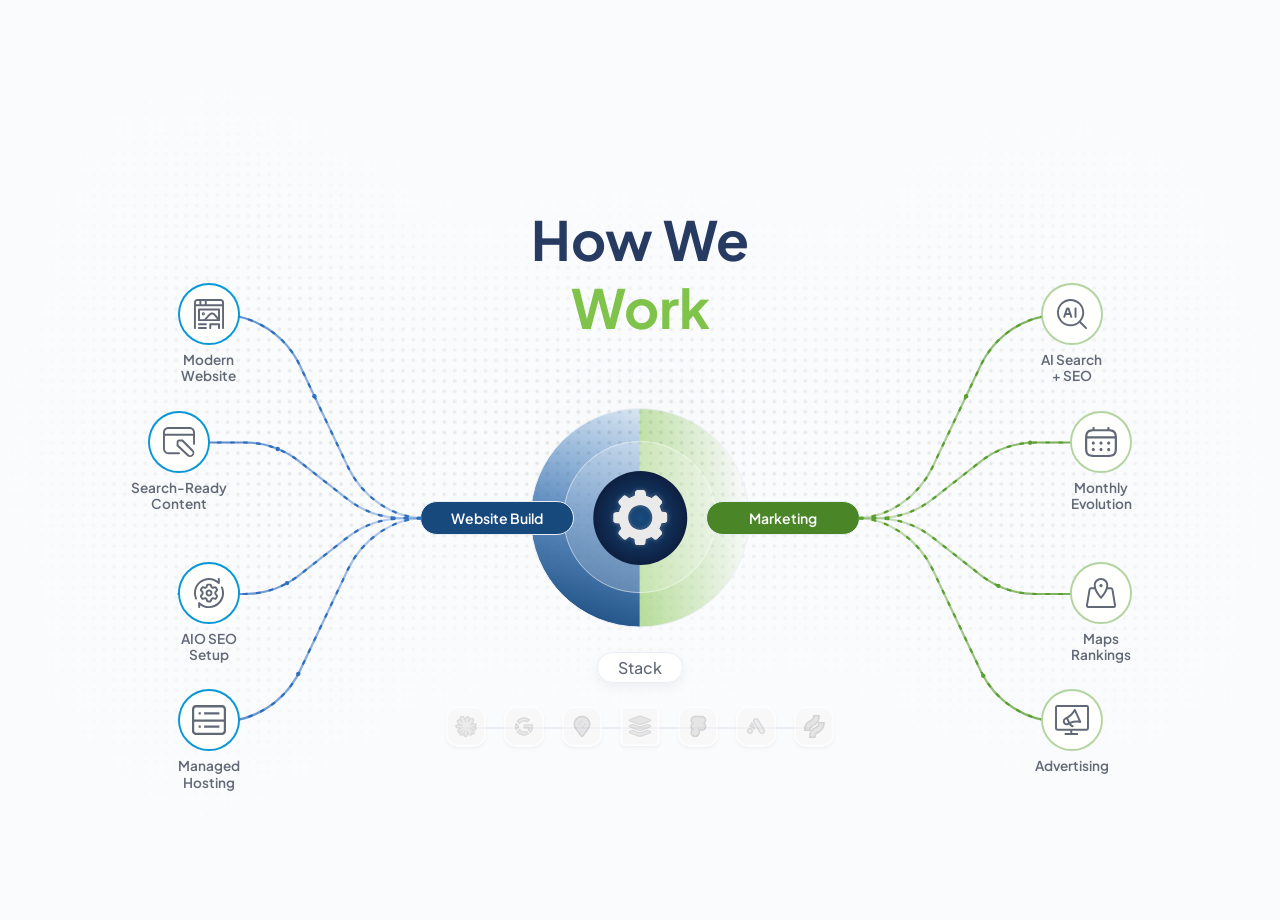
<file: hero-graphic/index.html>
<!DOCTYPE html>
<html lang="en">
<head>
    <meta charset="UTF-8">
    <meta name="viewport" content="width=device-width, initial-scale=1.0">
    <title>Hero Section</title>
    <!-- Import Plus Jakarta Sans from Google Fonts -->
    <link rel="preconnect" href="https://fonts.googleapis.com">
    <link rel="preconnect" href="https://fonts.gstatic.com" crossorigin>
    <link href="https://fonts.googleapis.com/css2?family=Plus+Jakarta+Sans:ital,wght@0,200..800;1,200..800&display=swap" rel="stylesheet">
    <style>
        :root {
            --bg-color: #FAFBFD;
            --title-color: #263A62;
            --accent-color: #80C34A;
            --body-text-color: #616876;
            --base-font-size: 16px;
        }

        body {
            margin: 0;
            padding: 0;
            font-family: 'Plus Jakarta Sans', sans-serif;
            font-size: var(--base-font-size);
            -webkit-font-smoothing: antialiased;
            -moz-osx-font-smoothing: grayscale;
        }

        .hero {
            background-color: var(--bg-color);
            width: 100%;
            height: 920px;
            padding-top: 80px;
            display: flex;
            justify-content: center;
            box-sizing: border-box;
            position: relative;
            overflow: hidden;
        }

        .hero-bg-layer {
            position: absolute;
            top: 0;
            left: 0;
            width: 100%;
            height: 100%;
            background-image: url('bg.png');
            background-size: cover;
            background-position: center;
            pointer-events: none;
            z-index: 0;
        }

        .hero-static-mask {
            mask-image: url('mask.svg');
            mask-repeat: no-repeat;
            mask-position: center 15px;
            -webkit-mask-image: url('mask.svg');
            -webkit-mask-repeat: no-repeat;
            -webkit-mask-position: center 15px;
        }

        .hero-cursor-mask {
            --cursor-x: 50%;
            --cursor-y: 50%;
            /* Glass effect */
            background-color: rgba(255, 255, 255, 0.05);
            backdrop-filter: blur(10px);
            -webkit-backdrop-filter: blur(10px);

            /* Organic blurred mask */
            mask-image: radial-gradient(circle 150px at var(--cursor-x) var(--cursor-y), black 20%, transparent 80%);
            -webkit-mask-image: radial-gradient(circle 150px at var(--cursor-x) var(--cursor-y), black 20%, transparent 80%);

            z-index: 1;
            /* Remove clip-path as we are using mask-image now */
            clip-path: none;
        }

        @keyframes centerSvgEntrance {
            from {
                opacity: 0;
                transform: translateX(-50%) scale(0.8);
            }
            to {
                opacity: 1;
                transform: translateX(-50%) scale(1);
            }
        }

        .hero-center-svg {
            position: absolute;
            top: 408px;
            left: 50%;
            transform: translateX(-50%);
            z-index: 3;
            animation: centerSvgEntrance 320ms ease-out forwards;
            transition: filter 0.3s ease, opacity 0.3s ease;
        }

        /* Invisible hit target over center gear — does not move the graphic */
        .hero-hub-hit {
            position: absolute;
            top: calc(408px + 110px);
            left: 50%;
            width: 94px;
            height: 94px;
            transform: translate(-50%, -50%);
            border-radius: 50%;
            cursor: default;
            z-index: 7;
        }

        /* Hub hover: full diagram stays vivid (no grayscale) */
        .hero.hover-hub .hero-center-svg,
        .hero.hover-hub .hero-tag,
        .hero.hover-hub .hero-tag-right,
        .hero.hover-hub .hero-tag-svg,
        .hero.hover-hub .hero-tag-icon,
        .hero.hover-hub .hero-tag-icon-label,
        .hero.hover-hub .hero-stack {
            filter: none !important;
            opacity: 1 !important;
        }

        .hero-tag {
            position: absolute;
            width: 154px;
            height: 34px;
            padding: 4px 14px;
            box-sizing: border-box;
            display: flex;
            justify-content: center;
            align-items: center;
            gap: 10px;

            /* Positioned to the left of center.svg */
            /* center.svg is 220px wide, so its left edge is at calc(50% - 110px) */
            /* tag is 138px wide, so it should be at calc(50% - 110px - 138px) */
            left: calc(50% - 220px);
            /* Vertically centered with center.svg */
            /* center.svg top is 338px, center is 338 + 110 = 448px */
            /* tag height is 34px, so top is 448 - 17 = 431px */
            top: 501px;

            background: #18497D;
            border: 1px solid #E9EEF4;
            border-radius: 17px; /* Pill shape */

            color: #FFFFFF;
            font-size: 0.875rem;
            font-weight: 600;
            z-index: 4;
            pointer-events: auto;
            transition: filter 0.3s ease, opacity 0.3s ease;
        }

        .hero-tag-right {
            position: absolute;
            width: 154px;
            height: 34px;
            padding: 4px 14px;
            box-sizing: border-box;
            display: flex;
            justify-content: center;
            align-items: center;
            gap: 10px;

            /* Symmetrically positioned to the right of center.svg */
            right: calc(50% - 220px);
            top: 501px;

            background: #4A8628;
            border: 1px solid #E9EEF4;
            border-radius: 17px;

            color: #FFFFFF;
            font-size: 0.875rem;
            font-weight: 600;
            z-index: 4;
            pointer-events: auto;
            transition: filter 0.3s ease, opacity 0.3s ease;
        }

        .hero-tag-svg {
            position: absolute;
            pointer-events: none; /* Changed from auto */
            z-index: -1;
            transition: filter 0.3s ease, opacity 0.3s ease;
        }

        .hero-tag-svg .connector-hit {
            pointer-events: stroke;
            cursor: pointer;
        }

        @keyframes mob-flow {
            to { stroke-dashoffset: -130; }
        }

        /* Desktop flow runs the opposite way: from the outer icons inward to the center */
        @keyframes desk-flow {
            to { stroke-dashoffset: 130; }
        }

        .hero-tag-svg .connector-flow {
            animation: desk-flow 5.6s linear infinite;
        }

        .hero-tag-svg-1 .connector-flow { animation-delay: 0s; }
        .hero-tag-svg-2 .connector-flow { animation-delay: 0.22s; }
        .hero-tag-svg-3 .connector-flow { animation-delay: 0.44s; }
        .hero-tag-svg-4 .connector-flow { animation-delay: 0.66s; }
        .hero-tag-right-svg-1 .connector-flow { animation-delay: 0s; }
        .hero-tag-right-svg-2 .connector-flow { animation-delay: 0.18s; }
        .hero-tag-right-svg-3 .connector-flow { animation-delay: 0.36s; }
        .hero-tag-right-svg-4 .connector-flow { animation-delay: 0.54s; }

        .hero-tag-icon {
            position: absolute;
            pointer-events: auto;
            z-index: 5;
            opacity: 0;
            width: 64px;
            height: 64px;
            cursor: pointer;
            transition: filter 0.4s cubic-bezier(0.165, 0.84, 0.44, 1),
            opacity 0.4s cubic-bezier(0.165, 0.84, 0.44, 1),
            transform 0.4s cubic-bezier(0.165, 0.84, 0.44, 1);
            transform: translate(-50%, -50%) scale(1);
            display: flex;
            justify-content: center;
            align-items: flex-start;
        }

        .hero-tag-icon svg {
            width: 64px;
            height: 66px;
            flex-shrink: 0;
        }

        .hero-tag-icon-label {
            position: absolute;
            pointer-events: auto;
            z-index: 5;
            opacity: 0;
            color: #616876;
            font-size: 0.85rem;
            font-weight: 600;
            line-height: 1.2;
            text-align: center;
            width: 160px;
            left: 50%;
            cursor: pointer;
            transition: all 0.4s cubic-bezier(0.165, 0.84, 0.44, 1);
        }

        /* Desaturation Effect */
        .hero.is-hovering .hero-center-svg,
        .hero.is-hovering .hero-tag,
        .hero.is-hovering .hero-tag-right,
        .hero.is-hovering .hero-tag-svg,
        .hero.is-hovering .hero-tag-icon,
        .hero.is-hovering .hero-tag-icon-label,
        .hero.is-hovering .hero-stack {
            filter: grayscale(100%);
            opacity: 0.4;
            transition: filter 0.3s ease, opacity 0.3s ease;
        }

        /* Hover Cards */
        .hero-card {
            position: absolute;
            width: 480px;
            max-width: min(480px, calc(100vw - 48px));
            background: #FFFFFF;
            border-radius: 24px;
            padding: 32px;
            box-sizing: border-box;
            display: flex;
            flex-direction: column;
            gap: 4px;
            box-shadow: 0 25px 50px -12px rgba(0, 0, 0, 0.15);
            z-index: 2000;
            opacity: 0;
            visibility: hidden;
            /* Centered on hub: .hero-center-svg top (338px) + half height (110px) */
            transform: translate(-50%, -50%) scale(0.92);
            transform-origin: center center;
            transition: opacity 0.4s cubic-bezier(0.165, 0.84, 0.44, 1),
                visibility 0.4s cubic-bezier(0.165, 0.84, 0.44, 1),
                transform 0.4s cubic-bezier(0.165, 0.84, 0.44, 1);
            text-align: left;
            pointer-events: auto;
            border: 1px solid rgba(233, 238, 244, 0.5);
        }

        .hero.is-hovering .hero-card.active,
        .hero.hover-hub .hero-card.card-hub.active {
            opacity: 1;
            visibility: visible;
            transform: translate(-50%, -50%) scale(1);
        }

        /* Hub card sits on top of the center graphic, centered over the hub */
        .card-hub {
            left: 50%;
            top: calc(408px + 110px);
            transform: translate(-50%, -50%) scale(0.92);
            transform-origin: center center;
            text-align: center;
        }

        .hero.hover-hub .hero-card.card-hub.active {
            transform: translate(-50%, -50%) scale(1);
        }


        .card-icon {
            width: 64px;
            height: 64px;
            margin-bottom: 0;
            display: flex;
            justify-content: center;
            align-items: flex-start;
        }

        .card-icon svg {
            width: 64px;
            height: 66px;
            flex-shrink: 0;
        }

        .card-title {
            color: #263A62;
            font-size: 16px;
            font-weight: 700;
            margin: 0;
            font-family: 'Plus Jakarta Sans', sans-serif;
        }

        .card-text {
            color: #616876;
            font-size: 14px;
            line-height: 1.6;
            margin: 0;
            font-family: 'Plus Jakarta Sans', sans-serif;
        }

        /* Card anchor: horizontal + vertical center of hub (matches .hero-center-svg) */
        .card-l1, .card-l2, .card-l3, .card-l4,
        .card-r1, .card-r2, .card-r3, .card-r4 {
            left: 50%;
            top: calc(408px + 110px);
        }


        /* Stack Section Styles */
        .hero-stack {
            position: absolute;
            top: 618px;
            left: 50%;
            transform: translateX(-50%);
            width: 700px;
            height: 220px;
            z-index: 3;
            transition: filter 0.3s ease, opacity 0.3s ease;
        }

        .stack-pill {
            position: absolute;
            top: 34px;
            left: 50%;
            transform: translateX(-50%);
            background: #FFFFFF;
            border: 1px solid #E9EEF4;
            border-radius: 20px;
            padding: 4px 20px;
            font-size: 1rem;
            font-weight: 500;
            color: #616876;
            box-shadow: 0 4px 12px rgba(0, 0, 0, 0.05);
            z-index: 10;
        }

        .stack-icon-container {
            position: absolute;
            width: 46px;
            height: 46px;
            display: flex;
            justify-content: center;
            align-items: center;
            z-index: 5;
            transform: translate(-50%, -50%);
            opacity: 0.55;
        }

        .stack-icon-container svg {
            width: 46px;
            height: 46px;
        }

        .stack-lines-svg {
            position: absolute;
            top: 0;
            left: 0;
            width: 100%;
            height: 100%;
            z-index: 1;
            pointer-events: none;
        }

        /* Override for active group */
        .hero.hover-l1 .hero-tag-svg-1, .hero.hover-l1 .hero-tag-icon-1, .hero.hover-l1 .hero-tag-icon-label-1,
        .hero.hover-l2 .hero-tag-svg-2, .hero.hover-l2 .hero-tag-icon-2, .hero.hover-l2 .hero-tag-icon-label-2,
        .hero.hover-l3 .hero-tag-svg-3, .hero.hover-l3 .hero-tag-icon-3, .hero.hover-l3 .hero-tag-icon-label-3,
        .hero.hover-l4 .hero-tag-svg-4, .hero.hover-l4 .hero-tag-icon-4, .hero.hover-l4 .hero-tag-icon-label-4,
        .hero.hover-r1 .hero-tag-right-svg-1, .hero.hover-r1 .hero-tag-right-icon-1, .hero.hover-r1 .hero-tag-right-icon-label-1,
        .hero.hover-r2 .hero-tag-right-svg-2, .hero.hover-r2 .hero-tag-right-icon-2, .hero.hover-r2 .hero-tag-right-icon-label-2,
        .hero.hover-r3 .hero-tag-right-svg-3, .hero.hover-r3 .hero-tag-right-icon-3, .hero.hover-r3 .hero-tag-right-icon-label-3,
        .hero.hover-r4 .hero-tag-right-svg-4, .hero.hover-r4 .hero-tag-right-icon-4, .hero.hover-r4 .hero-tag-right-icon-label-4 {
            filter: none !important;
            opacity: 1 !important;
        }

        /* Keep the tag colored if one of its children is hovered */
        .hero.is-hovering .hero-tag:has(.hover-group:hover),
        .hero.is-hovering .hero-tag-right:has(.hover-group:hover) {
            filter: none;
            opacity: 1;
        }
        /* Fallback for browsers that don't support :has() well, though it's 2024+ */
        .hero.hover-l1 .hero-tag, .hero.hover-l2 .hero-tag, .hero.hover-l3 .hero-tag, .hero.hover-l4 .hero-tag,
        .hero.hover-r1 .hero-tag-right, .hero.hover-r2 .hero-tag-right, .hero.hover-r3 .hero-tag-right, .hero.hover-r4 .hero-tag-right {
            filter: none;
            opacity: 1;
        }

        .hero-line-dot {
            display: none;
        }

        @keyframes iconEntrance {
            from {
                opacity: 0;
                transform: translate(-50%, -50%) scale(0.5);
            }
            to {
                opacity: 1;
                transform: translate(-50%, -50%) scale(1);
            }
        }

        @keyframes labelEntrance {
            from {
                opacity: 0;
                transform: translate(-50%, 20px);
            }
            to {
                opacity: 1;
                transform: translate(-50%, 0);
            }
        }

        /* Auto-draw the connector lines from each icon inward to the hub on load */
        @keyframes drawConnector {
            from { stroke-dashoffset: -1; }
            to { stroke-dashoffset: 0; }
        }
        .connector-core {
            stroke-dasharray: 1;
            stroke-dashoffset: -1;
            animation: drawConnector 0.22s ease-out forwards;
        }

        .hero-tag-svg-1 { left: -250.5px; top: calc(50% - 206.75px); }
        .hero-tag-svg-2 { left: -250.5px; top: calc(50% - 3.5px); }
        .hero-tag-svg-3 { left: -250.5px; top: calc(50% - 79px); }
        .hero-tag-svg-4 { left: -250.5px; top: calc(50% - 3.5px); }

        /* Path starts at x=37.5; left offset + 37.5 = pill width (138px) → stroke begins at right edge of Marketing pill */
        .hero-tag-right-svg-1 { left: calc(100% - 37.5px); top: calc(50% - 206.75px); }
        .hero-tag-right-svg-2 { left: calc(100% - 37.5px); top: calc(50% - 3.5px); }
        .hero-tag-right-svg-3 { left: calc(100% - 37.5px); top: calc(50% - 3.5px); }
        .hero-tag-right-svg-4 { left: calc(100% - 37.5px); top: calc(50% - 79px); }

        .hero-tag-icon-1 { left: -212.5px; top: calc(50% - 203.25px); animation: iconEntrance 0.17s ease-out 0.2s forwards; }
        .hero-tag-icon-2 { left: -212.5px; top: calc(50% + 75.5px); animation: iconEntrance 0.17s ease-out 0.2s forwards; }
        .hero-tag-icon-3 { left: -242px; top: calc(50% - 75.5px); animation: iconEntrance 0.17s ease-out 0.2s forwards; }
        .hero-tag-icon-4 { left: -212.5px; top: calc(50% + 203.25px); animation: iconEntrance 0.17s ease-out 0.23s forwards; }

        .hero-tag-right-icon-1 { left: calc(100% + 212.5px); top: calc(50% - 203.25px); animation: iconEntrance 0.17s ease-out 0.23s forwards; }
        .hero-tag-right-icon-2 { left: calc(100% + 242px); top: calc(50% + 75.5px); animation: iconEntrance 0.17s ease-out 0.2s forwards; }
        .hero-tag-right-icon-3 { left: calc(100% + 212.5px); top: calc(50% + 203.25px); animation: iconEntrance 0.17s ease-out 0.23s forwards; }
        .hero-tag-right-icon-4 { left: calc(100% + 242px); top: calc(50% - 75.5px); animation: iconEntrance 0.17s ease-out 0.2s forwards; }

        .hero-tag-icon-label-1 {
            left: -212.5px;
            top: calc(50% - 203.25px + 37px);
            animation: labelEntrance 0.17s ease-out 0.2s forwards;
        }

        .hero-tag-icon-label-2 {
            left: -212.5px;
            top: calc(50% + 112.5px);
            animation: labelEntrance 0.17s ease-out 0.2s forwards;
        }

        .hero-tag-icon-label-3 {
            left: -242px;
            top: calc(50% - 38.5px);
            animation: labelEntrance 0.17s ease-out 0.2s forwards;
        }

        .hero-tag-icon-label-4 {
            left: -212.5px;
            top: calc(50% + 203.25px + 37px);
            animation: labelEntrance 0.17s ease-out 0.23s forwards;
        }

        .hero-tag-right-icon-label-1 {
            left: calc(100% + 212.5px);
            top: calc(50% - 203.25px + 37px);
            animation: labelEntrance 0.17s ease-out 0.23s forwards;
        }

        .hero-tag-right-icon-label-2 {
            left: calc(100% + 242px);
            top: calc(50% + 112.5px);
            animation: labelEntrance 0.17s ease-out 0.2s forwards;
        }

        .hero-tag-right-icon-label-3 {
            left: calc(100% + 212.5px);
            top: calc(50% + 203.25px + 37px);
            animation: labelEntrance 0.17s ease-out 0.23s forwards;
        }
        .hero-tag-right-icon-label-4 {
            left: calc(100% + 242px);
            top: calc(50% - 38.5px);
            animation: labelEntrance 0.17s ease-out 0.2s forwards;
        }

        .hero-container {
            max-width: 1200px;
            width: 100%;
            text-align: center;
            padding: 0 20px;
            box-sizing: border-box;
            position: relative;
            z-index: 2;
        }

        .hero-title {
            color: var(--title-color);
            /* 54px / 16px = 3.375rem */
            font-size: 3.375rem;
            font-weight: 700;
            line-height: 1.25;
            /* dropped lower now that the subtitle is gone */
            margin: 126px 0 24px 0;
        }

        .hero-title span.accent,
        .card-title span.accent {
            color: var(--accent-color);
        }

        .hero-description {
            color: var(--body-text-color);
            font-size: 1.375rem;
            line-height: 1.6;
            max-width: 580px;
            margin: 0 auto;
        }

        /* Hero CTA buttons under the description */
        .hero-cta {
            position: relative;
            z-index: 5;
            display: flex;
            justify-content: center;
            gap: 16px;
            margin-top: 24px;
            flex-wrap: wrap;
        }

        .hero-btn {
            font-family: 'Plus Jakarta Sans', sans-serif;
            font-size: 0.95rem;
            font-weight: 700;
            padding: 12px 26px;
            border-radius: 8px;
            cursor: pointer;
            text-decoration: none;
            display: inline-flex;
            align-items: center;
            justify-content: center;
            border: 1.5px solid transparent;
            transition: background 0.2s ease, border-color 0.2s ease, color 0.2s ease;
            white-space: nowrap;
        }

        .hero-btn-primary {
            background: #5A9E2F;
            color: #FFFFFF;
            border-color: #5A9E2F;
        }

        .hero-btn-primary:hover {
            background: #4E8A28;
            border-color: #4E8A28;
        }

        .hero-btn-secondary {
            background: #FFFFFF;
            color: var(--title-color);
            border-color: #D5DDE6;
        }

        .hero-btn-secondary:hover {
            border-color: var(--title-color);
        }

        .hero-ms-term {
            position: relative;
            display: inline;
            color: #1266b5;
            font-weight: 600;
            cursor: default;
            border-bottom: 1.5px dashed rgba(18, 102, 181, 0.5);
        }

        .hero-ms-tooltip {
            position: absolute;
            bottom: calc(100% + 10px);
            left: 50%;
            transform: translateX(-50%) translateY(4px);
            width: 230px;
            background: #0f2440;
            border-radius: 8px;
            padding: 12px 14px;
            opacity: 0;
            pointer-events: none;
            transition: opacity 0.15s ease, transform 0.15s ease;
            z-index: 100;
            text-align: left;
            box-shadow: 0 8px 24px rgba(15, 36, 64, 0.2);
            font-size: 11px;
            font-weight: 400;
            line-height: 1.5;
            color: rgba(255, 255, 255, 0.55);
        }

        .hero-ms-term:hover .hero-ms-tooltip {
            opacity: 1;
            transform: translateX(-50%) translateY(0);
        }

        .hero-ms-tooltip::after {
            content: '';
            position: absolute;
            top: 100%;
            left: 50%;
            transform: translateX(-50%);
            border: 5px solid transparent;
            border-top-color: #0f2440;
        }

        .hero-ms-chips {
            display: flex;
            flex-wrap: wrap;
            gap: 4px;
            margin-bottom: 9px;
        }

        .hero-ms-chip {
            font-size: 10.5px;
            font-weight: 600;
            padding: 3px 9px;
            border-radius: 4px;
            background: rgba(255, 255, 255, 0.1);
            color: #fff;
            letter-spacing: 0.02em;
        }

        .hero-ms-note {
            border-top: 1px solid rgba(255, 255, 255, 0.1);
            padding-top: 8px;
        }
    </style>

    <!-- Mobile hero styles — desktop CSS above is untouched -->
    <style>
        .mob-hero { display: none; }

        @media (max-width: 767px) {
            /* Hide all desktop-only elements */
            .hero-tag, .hero-tag-right, .hero-center-svg, .hero-hub-hit,
            .hero-stack, .hero-cursor-mask, .hero-card,
            .hero-container, .mobile-section-header { display: none !important; }

            .hero {
                height: auto !important;
                padding: 0 !important;
                flex-direction: column;
                align-items: stretch;
                overflow: visible !important;
            }

            /* Mobile hero wrapper */
            .mob-hero {
                display: block;
                width: 100%;
                min-height: 100dvh;
                background: #F4F7FB;
                position: relative;
                overflow: hidden;
                font-family: 'Plus Jakarta Sans', sans-serif;
                padding: 52px 0 44px;
                box-sizing: border-box;
            }

            .mob-dotbg {
                position: absolute; inset: 0; pointer-events: none;
                background-image: radial-gradient(circle, #C8D3E2 1px, transparent 1px);
                background-size: 14px 14px;
                mask-image: radial-gradient(ellipse at center, black 30%, transparent 75%);
                -webkit-mask-image: radial-gradient(ellipse at center, black 30%, transparent 75%);
                opacity: 0.55;
            }

            .mob-inner {
                position: relative;
                display: flex; flex-direction: column; align-items: center;
                padding: 0 16px; box-sizing: border-box;
            }

            /* Title */
            .mob-h1 {
                margin: 70px 0 28px;
                font-weight: 700; font-size: 30px; line-height: 1.08;
                letter-spacing: -0.8px; color: #0F2B4E; text-align: center;
            }
            .mob-h1 .accent { color: #5A9E2F; }
            .mob-desc {
                margin: -14px auto 24px; max-width: 300px;
                font-size: 14px; line-height: 1.5; color: #5B6B80; text-align: center;
            }
            .mob-desc .mob-ms {
                color: #1266b5; font-weight: 600;
                border-bottom: 1.5px dashed rgba(18,102,181,0.5);
            }

            /* Mobile CTA buttons */
            .mob-cta {
                display: flex; justify-content: center; gap: 10px;
                margin: 0 0 28px; flex-wrap: wrap;
            }
            .mob-btn {
                font-family: 'Plus Jakarta Sans', sans-serif;
                font-size: 14px; font-weight: 700;
                padding: 12px 22px; border-radius: 8px;
                text-decoration: none; cursor: pointer;
                display: inline-flex; align-items: center; justify-content: center;
                border: 1.5px solid transparent; white-space: nowrap;
            }
            .mob-btn-primary { background: #5A9E2F; color: #FFFFFF; border-color: #5A9E2F; }
            .mob-btn-secondary { background: #FFFFFF; color: #263A62; border-color: #D5DDE6; }

            /* Mind-map column */
            .mob-mindmap { display: flex; flex-direction: column; align-items: center; width: 100%; }

            /* Node rows */
            .mob-nodes-row {
                display: grid; width: 343px; justify-items: center;
            }
            .mob-nodes-top    { grid-template-columns: 1fr 1fr 1fr 1fr; margin-bottom: -6px; }
            .mob-nodes-top .mob-node { flex-direction: column-reverse; }
            .mob-nodes-bottom { grid-template-columns: 1fr 1fr 1fr 1fr; margin-top: -6px; margin-bottom: 28px; }

            .mob-node {
                display: flex; flex-direction: column; align-items: center;
                gap: 6px; cursor: pointer; position: relative;
                -webkit-tap-highlight-color: transparent;
            }

            .mob-node-icon {
                width: 54px; height: 54px; border-radius: 50%;
                display: flex; align-items: center; justify-content: center;
                transition: transform 0.15s ease; position: relative; z-index: 2;
            }
            .mob-node.active .mob-node-icon { transform: scale(0.92); }

            .mob-node svg { width: 54px; height: 54px; }

            .mob-node-label {
                font-size: 13px; font-weight: 500; color: #14213D;
                letter-spacing: 0.1px; white-space: normal; text-align: center;
                max-width: 88px; line-height: 1.25;
            }

            /* Connectors */
            .mob-connector { display: block; width: 343px; overflow: visible; }

            @keyframes mob-flow { to { stroke-dashoffset: -130; } }

            /* Pills */
            .mob-pill {
                padding: 7px 16px; border-radius: 999px;
                font-size: 12px; font-weight: 600; letter-spacing: 0.3px;
                color: #fff; white-space: nowrap; position: relative; z-index: 3;
            }
            .mob-pill-navy  { background: #0F2B4E; box-shadow: 0 4px 12px rgba(15,43,78,0.4); margin-top: -14px; margin-bottom: 4px; }
            .mob-pill-green { background: #5A9E2F; box-shadow: 0 4px 12px rgba(90,158,47,0.4); margin-top: 4px; margin-bottom: -14px; }

            /* Hub */
            .mob-hub { position: relative; z-index: 3; margin: 4px 0; animation: mob-pulse 4s ease-in-out infinite; }
            @keyframes mob-pulse { 0%,100%{transform:scale(1)} 50%{transform:scale(1.04)} }

            /* Cards — fixed centered overlay */
            .mob-backdrop {
                display: none; position: fixed; inset: 0;
                background: rgba(0,0,0,0.35); z-index: 99;
            }
            .mob-backdrop.active { display: block; }
            .mob-card {
                display: none; position: fixed;
                top: 50%; left: 50%; transform: translate(-50%, -50%);
                width: 311px; z-index: 100;
                background: #fff; border-radius: 20px; padding: 22px;
                box-sizing: border-box;
                box-shadow: 0 20px 48px -10px rgba(0,0,0,0.22);
                border: 1px solid rgba(233,238,244,0.6);
                flex-direction: column; gap: 4px;
            }
            .mob-card.active { display: flex; }
            .mob-card-close {
                position: absolute; top: 14px; right: 14px;
                width: 28px; height: 28px; border-radius: 50%;
                background: #F0F4F8; border: none; cursor: pointer;
                display: flex; align-items: center; justify-content: center;
                color: #6B7A8F; padding: 0;
            }
            .mob-card-close:active { background: #E3E8F0; }
            .mob-card-icon { width: 56px; height: 56px; margin-bottom: 4px; }
            .mob-card-icon svg { width: 56px; height: 56px; }
            .mob-card-title { color: #263A62; font-size: 16px; font-weight: 700; margin: 0; font-family: 'Plus Jakarta Sans', sans-serif; }
            .mob-card-title .accent { color: #5A9E2F; }
            .mob-card-text  { color: #616876; font-size: 14px; line-height: 1.6; margin: 0; font-family: 'Plus Jakarta Sans', sans-serif; }

            /* Stack row */
            .mob-stack { display: flex; flex-direction: column; align-items: center; gap: 10px; margin-top: 4px; }
            .mob-stack-label {
                padding: 5px 14px; border-radius: 999px; background: #fff;
                border: 1px solid #E3E8F0; font-size: 11px; font-weight: 600;
                color: #14213D; letter-spacing: 0.3px;
                box-shadow: 0 1px 3px rgba(15,43,78,0.06);
            }
            .mob-stack-icons-wrap { position: relative; width: 311px; height: 44px; }
            .mob-stack-hline {
                position: absolute; top: 50%; left: 14px; right: 14px;
                height: 1px; background: #D7DEE8;
            }
            .mob-stack-row {
                position: relative; display: flex; justify-content: space-between;
                align-items: center; height: 100%;
            }
            .mob-stack-ic {
                width: 28px; height: 28px; border-radius: 7px; background: #fff;
                border: 1px solid #E3E8F0;
                display: flex; align-items: center; justify-content: center;
                box-shadow: 0 1px 2px rgba(15,43,78,0.05);
            }
            .mob-stack-ic svg { width: 15px; height: 15px; opacity: 0.4; }
        }
    </style>
</head>
<body>
<section class="hero">
    <!-- Static background with mask.svg -->
    <div class="hero-bg-layer hero-static-mask"></div>

    <!-- Dynamic background that follows the cursor -->
    <div class="hero-bg-layer hero-cursor-mask" id="hero-cursor-mask"></div>

    <!-- Tags -->
    <div class="hero-tag">
        <!-- Group L1 -->
        <svg xmlns="http://www.w3.org/2000/svg" width="258" height="223" viewBox="0 0 258 223" fill="none" class="hero-tag-svg hero-tag-svg-1">
            <defs>
                <linearGradient id="desk-grad-l1" x1="250.031" y1="105" x2="18.3711" y2="105" gradientUnits="userSpaceOnUse">
                    <stop offset="0%" stop-color="#2F6FBF" stop-opacity="0.25"/>
                    <stop offset="100%" stop-color="#2F6FBF" stop-opacity="0.9"/>
                </linearGradient>
            </defs>
            <path d="M250.031 206.75C223.0029 206.75 191.7031 186.957 176.968 155.904L128.778 54.3464C114.043 23.2928 82.744 3.5 48.371 3.5H37.5" stroke="url(#desk-grad-l1)" stroke-width="2.2" fill="none" stroke-linecap="round" pathLength="1" class="connector-core"/>
            <path d="M250.031 206.75C223.0029 206.75 191.7031 186.957 176.968 155.904L128.778 54.3464C114.043 23.2928 82.744 3.5 48.371 3.5H37.5" stroke="#2F6FBF" stroke-width="2.2" fill="none" stroke-linecap="round" stroke-dasharray="3 10" class="connector-flow connector-hit hover-group" data-group="l1"/>
            <circle r="2.2" fill="#2F6FBF" pointer-events="none"><animateMotion dur="5.6s" repeatCount="indefinite" begin="0s" keyPoints="1;0" keyTimes="0;1" calcMode="linear" path="M250.031 206.75C223.0029 206.75 191.7031 186.957 176.968 155.904L128.778 54.3464C114.043 23.2928 82.744 3.5 48.371 3.5H37.5"/><animate attributeName="opacity" values="0;1;1;0" keyTimes="0;0.15;0.85;1" dur="5.6s" repeatCount="indefinite" begin="0s"/></circle>
        </svg>
        <svg xmlns="http://www.w3.org/2000/svg" width="64" height="66" viewBox="0 0 64 66" fill="none" class="hero-tag-icon hero-tag-icon-1 hover-group" data-group="l1">
            <circle cx="32" cy="32" r="32" fill="#0898D7"/>
            <g>
                <circle cx="32" cy="32" r="30" fill="#FFFFFD"/>
            </g>
            
                <g transform="translate(16.5, 16.5)"><path d="M12.2783 28.9995C12.8305 28.9995 13.2781 29.4474 13.2783 29.9995C13.2783 30.5518 12.8306 30.9995 12.2783 30.9995H5.18945C4.63717 30.9995 4.18945 30.5518 4.18945 29.9995C4.1897 29.4474 4.63732 28.9995 5.18945 28.9995H12.2783ZM24.8115 29.9995V26.9839H17.7891V29.9995C17.7891 30.5518 17.3413 30.9995 16.7891 30.9995C16.237 30.9993 15.7891 30.5517 15.7891 29.9995V25.9839C15.7891 25.4317 16.237 24.9841 16.7891 24.9839H25.8115C26.3638 24.9839 26.8115 25.4316 26.8115 25.9839V29.9995C26.8115 30.5518 26.3638 30.9995 25.8115 30.9995C25.2593 30.9994 24.8115 30.5517 24.8115 29.9995ZM12.2783 24.9839C12.8306 24.9839 13.2783 25.4316 13.2783 25.9839C13.2783 26.5361 12.8306 26.9839 12.2783 26.9839H5.18945C4.6372 26.9839 4.1895 26.5361 4.18945 25.9839C4.18945 25.4316 4.63717 24.9839 5.18945 24.9839H12.2783ZM25.8115 9.83936C26.3638 9.83936 26.8115 10.2871 26.8115 10.8394V21.7944C26.8115 22.3467 26.3638 22.7944 25.8115 22.7944H5.18945C4.63717 22.7944 4.18945 22.3467 4.18945 21.7944V10.8394C4.18945 10.2871 4.63717 9.83936 5.18945 9.83936H25.8115ZM6.18945 20.7944H24.8115V11.8394H6.18945V20.7944Z" fill="#616876"/> <path d="M18.8105 13.9782C19.4612 13.9971 20.1 14.1575 20.6825 14.4479C21.265 14.7384 21.7778 15.1516 22.1845 15.6599V15.6608L26.5927 21.1706C26.9373 21.6018 26.8674 22.2309 26.4365 22.5759C26.0052 22.9209 25.3752 22.8509 25.0302 22.4196L20.623 16.9099C20.3975 16.6281 20.1129 16.399 19.79 16.238C19.4672 16.077 19.1134 15.9878 18.7529 15.9772C18.3922 15.9667 18.0329 16.0345 17.7011 16.1765C17.3694 16.3184 17.0724 16.5313 16.831 16.7995L11.7324 22.4645C11.3629 22.8747 10.7306 22.9079 10.3202 22.5388C9.90976 22.1693 9.87654 21.5362 10.246 21.1257L15.3447 15.4616C15.7801 14.978 16.3157 14.5947 16.914 14.3386C17.5124 14.0825 18.1598 13.9593 18.8105 13.9782Z" fill="#616876"/> <path d="M10.0488 15.2812C10.0352 15.2127 10.0013 15.1487 9.95117 15.0986C9.90117 15.0488 9.83778 15.0155 9.76953 15.002L9.7002 14.9951C9.6059 14.9951 9.51492 15.032 9.44824 15.0986C9.38156 15.1653 9.34473 15.2563 9.34473 15.3506L9.35156 15.4199C9.36516 15.4882 9.3984 15.5516 9.44824 15.6016C9.51492 15.6682 9.60589 15.7061 9.7002 15.7061C9.79447 15.706 9.88451 15.6682 9.95117 15.6016C10.0012 15.5515 10.0352 15.4884 10.0488 15.4199L10.0557 15.3506L10.0488 15.2812ZM11.3447 15.3506C11.3447 15.7867 11.1717 16.2053 10.8633 16.5137C10.5549 16.822 10.1363 16.9951 9.7002 16.9951C9.2641 16.9951 8.8455 16.822 8.53711 16.5137C8.26718 16.2437 8.10079 15.8893 8.06348 15.5127L8.05566 15.3506L8.06348 15.1875C8.10094 14.8112 8.26737 14.4572 8.53711 14.1875L8.6582 14.0781C8.95077 13.8385 9.31872 13.7061 9.7002 13.7061L9.8623 13.7139C10.185 13.7458 10.4913 13.8726 10.7422 14.0781L10.8633 14.1875L10.9717 14.3086C11.2115 14.6012 11.3447 14.9689 11.3447 15.3506Z" fill="#616876"/> <path d="M29 3.57812C29 3.15967 28.834 2.7578 28.5381 2.46191C28.2422 2.16602 27.8403 2 27.4219 2H13.168V5.43164H29V3.57812ZM7.58301 5.43164H11.168V2H7.58301V5.43164ZM2 5.43164H5.58301V2H3.57812C3.15967 2 2.7578 2.16602 2.46191 2.46191C2.16602 2.7578 2 3.15967 2 3.57812V5.43164ZM31 30C31 30.5523 30.5523 31 30 31C29.4477 31 29 30.5523 29 30V7.43164H2V30C1.99999 30.5523 1.55228 31 1 31C0.44772 31 7.21557e-06 30.5523 0 30V3.57812C0 2.62924 0.376888 1.71881 1.04785 1.04785C1.71882 0.376888 2.62924 0 3.57812 0H27.4219C28.3708 0 29.2812 0.376889 29.9521 1.04785C30.6231 1.71881 31 2.62924 31 3.57812V30Z" fill="#616876"/></g>
            <defs>
                <filter id="filter0_d_9320_2505" x="-4" y="-4" width="72" height="76" filterUnits="userSpaceOnUse" color-interpolation-filters="sRGB">
                    <feFlood flood-opacity="0" result="BackgroundImageFix"/>
                    <feColorMatrix in="SourceAlpha" type="matrix" values="0 0 0 0 0 0 0 0 0 0 0 0 0 0 0 0 0 0 127 0" result="hardAlpha"/>
                    <feOffset dy="4"/>
                    <feGaussianBlur stdDeviation="2"/>
                    <feComposite in2="hardAlpha" operator="out"/>
                    <feColorMatrix type="matrix" values="0 0 0 0 0.0941176 0 0 0 0 0.286275 0 0 0 0 0.490196 0 0 0 0.61 0"/>
                    <feBlend mode="normal" in2="BackgroundImageFix" result="effect1_dropShadow_9320_2505"/>
                    <feBlend mode="normal" in="SourceGraphic" in2="effect1_dropShadow_9320_2505" result="shape"/>
                </filter>
            </defs>
        </svg>
        <div class="hero-tag-icon-label hero-tag-icon-label-1 hover-group" data-group="l1">Modern<br>Website</div>
        <div class="hero-line-dot hero-tag-svg-1 dot-l1" data-group="l1">
            <svg xmlns="http://www.w3.org/2000/svg" width="15" height="15" viewBox="0 0 15 15" fill="none">
                <circle cx="7.5" cy="7.5" r="5.5" fill="#FAFBFD" stroke="#7C95B0" stroke-width="4"/>
            </svg>
        </div>

        <!-- Group L3: Search-Ready Content (upper diagonal) -->
        <svg xmlns="http://www.w3.org/2000/svg" width="287" height="95" viewBox="0 0 287 95" fill="none" class="hero-tag-svg hero-tag-svg-3">
            <defs>
                <linearGradient id="desk-grad-l3" x1="249.5" y1="41" x2="7.5" y2="41" gradientUnits="userSpaceOnUse">
                    <stop offset="0%" stop-color="#2F6FBF" stop-opacity="0.25"/>
                    <stop offset="100%" stop-color="#2F6FBF" stop-opacity="0.9"/>
                </linearGradient>
            </defs>
            <path d="M249.5 79H231.2572C211.3693 79 192.0553 72.3391 176.396 60.08L128.289 22.42C112.629 10.1609 93.3149 3.5 73.4269 3.5H7.5" stroke="url(#desk-grad-l3)" stroke-width="2.2" fill="none" stroke-linecap="round" pathLength="1" class="connector-core"/>
            <path d="M249.5 79H231.2572C211.3693 79 192.0553 72.3391 176.396 60.08L128.289 22.42C112.629 10.1609 93.3149 3.5 73.4269 3.5H7.5" stroke="#2F6FBF" stroke-width="2.2" fill="none" stroke-linecap="round" stroke-dasharray="3 10" class="connector-flow connector-hit hover-group" data-group="l3"/>
            <circle r="2.2" fill="#2F6FBF" pointer-events="none"><animateMotion dur="5.6s" repeatCount="indefinite" begin="0.44s" keyPoints="1;0" keyTimes="0;1" calcMode="linear" path="M249.5 79H231.2572C211.3693 79 192.0553 72.3391 176.396 60.08L128.289 22.42C112.629 10.1609 93.3149 3.5 73.4269 3.5H7.5"/><animate attributeName="opacity" values="0;1;1;0" keyTimes="0;0.15;0.85;1" dur="5.6s" repeatCount="indefinite" begin="0.44s"/></circle>
        </svg>
        <svg xmlns="http://www.w3.org/2000/svg" width="64" height="66" viewBox="0 0 64 66" fill="none" class="hero-tag-icon hero-tag-icon-3 hover-group" data-group="l3">
            <circle cx="32" cy="32" r="32" fill="#0897D6"/>
            <g>
                <circle cx="32" cy="32" r="30" fill="#FFFFFD"/>
            </g>
            
                <g transform="translate(15.5, 16.5)"><path d="M16.7539 12.9248L16.9072 12.9375L20 13H20.5L30.9863 23.4521C32.7294 25.179 32.7295 27.9783 30.9863 29.7051C29.2431 31.4318 26.417 31.4318 24.6738 29.7051L14 19.5V19L14.0605 15.7578C13.884 14.1822 15.1799 12.8426 16.7539 12.9248ZM16 18.5L27 29C28 29.5 28.965 29.03 29.5 28.5C30.035 27.97 31 27 30.5 26L19.5 15H16V18.5ZM27.3281 0C30.4606 0 32.9999 2.51517 33 5.61816V16.8555C33 17.7017 32.8543 18.5 32 18.5C31.1457 18.5 31 17.7017 31 16.8555V9H2V23C2.00002 24.4105 3.57613 26 5 26H15.9844C16.8387 26 17.5 26.1537 17.5 27C17.5 27.8463 16.8387 28 15.9844 28H5.67188C2.53938 28 0 25.5767 0 22.4736V5.5C0 2.39697 2.53938 3.74659e-05 5.67188 0H27.3281ZM5 2C3.57612 2 2 3.58952 2 5V7H31V5C31 3.58952 29.4239 2 28 2H5Z" fill="#616876"/></g>
            <defs>
                <filter id="filter0_d_9320_2533" x="-4" y="-4" width="72" height="76" filterUnits="userSpaceOnUse" color-interpolation-filters="sRGB">
                    <feFlood flood-opacity="0" result="BackgroundImageFix"/>
                    <feColorMatrix in="SourceAlpha" type="matrix" values="0 0 0 0 0 0 0 0 0 0 0 0 0 0 0 0 0 0 127 0" result="hardAlpha"/>
                    <feOffset dy="4"/>
                    <feGaussianBlur stdDeviation="2"/>
                    <feComposite in2="hardAlpha" operator="out"/>
                    <feColorMatrix type="matrix" values="0 0 0 0 0.0941176 0 0 0 0 0.286275 0 0 0 0 0.490196 0 0 0 0.61 0"/>
                    <feBlend mode="normal" in2="BackgroundImageFix" result="effect1_dropShadow_9320_2533"/>
                    <feBlend mode="normal" in="SourceGraphic" in2="effect1_dropShadow_9320_2533" result="shape"/>
                </filter>
            </defs>
        </svg>
        <div class="hero-tag-icon-label hero-tag-icon-label-3 hover-group" data-group="l3">Search-Ready<br>Content</div>
        <div class="hero-line-dot hero-tag-svg-3 dot-l3" data-group="l3">
            <svg xmlns="http://www.w3.org/2000/svg" width="15" height="15" viewBox="0 0 15 15" fill="none">
                <circle cx="7.5" cy="7.5" r="5.5" fill="#FAFBFD" stroke="#7C95B0" stroke-width="4"/>
            </svg>
        </div>

        <!-- Group L2: AIO SEO Setup (lower diagonal) -->
        <svg xmlns="http://www.w3.org/2000/svg" width="287" height="95" viewBox="0 0 287 95" fill="none" class="hero-tag-svg hero-tag-svg-2">
            <defs>
                <linearGradient id="desk-grad-l2" x1="249.5" y1="41" x2="7.5" y2="41" gradientUnits="userSpaceOnUse">
                    <stop offset="0%" stop-color="#2F6FBF" stop-opacity="0.25"/>
                    <stop offset="100%" stop-color="#2F6FBF" stop-opacity="0.9"/>
                </linearGradient>
            </defs>
            <path d="M249.5 3.5H231.2572C211.3693 3.5 192.0553 10.1609 176.396 22.42L128.289 60.08C112.629 72.3391 93.3149 79 73.4269 79H7.5" stroke="url(#desk-grad-l2)" stroke-width="2.2" fill="none" stroke-linecap="round" pathLength="1" class="connector-core"/>
            <path d="M249.5 3.5H231.2572C211.3693 3.5 192.0553 10.1609 176.396 22.42L128.289 60.08C112.629 72.3391 93.3149 79 73.4269 79H7.5" stroke="#2F6FBF" stroke-width="2.2" fill="none" stroke-linecap="round" stroke-dasharray="3 10" class="connector-flow connector-hit hover-group" data-group="l2"/>
            <circle r="2.2" fill="#2F6FBF" pointer-events="none"><animateMotion dur="5.6s" repeatCount="indefinite" begin="0.22s" keyPoints="1;0" keyTimes="0;1" calcMode="linear" path="M249.5 3.5H231.2572C211.3693 3.5 192.0553 10.1609 176.396 22.42L128.289 60.08C112.629 72.3391 93.3149 79 73.4269 79H7.5"/><animate attributeName="opacity" values="0;1;1;0" keyTimes="0;0.15;0.85;1" dur="5.6s" repeatCount="indefinite" begin="0.22s"/></circle>
        </svg>
        <svg xmlns="http://www.w3.org/2000/svg" width="64" height="66" viewBox="0 0 64 66" fill="none" class="hero-tag-icon hero-tag-icon-2 hover-group" data-group="l2">
            <circle cx="32" cy="32" r="32" fill="#0897D6"/>
            <g>
                <circle cx="32" cy="32" r="30" fill="#FFFFFD"/>
            </g>
            
                <g transform="translate(16.5, 16.5)"><path d="M20.9624 15.4998C20.9624 14.8882 21.1634 14.1756 21.5413 13.6912L21.5587 13.6688L21.5782 13.6465L22.4601 12.6431L22.4621 12.6402C22.5642 12.5247 22.6446 12.4349 22.7117 12.3556C22.754 12.3057 22.7842 12.2643 22.8088 12.2322C22.791 12.1946 22.7692 12.1466 22.737 12.0865C22.6973 12.0125 22.6499 11.9293 22.5932 11.8291L22.5505 11.7544L22.1289 11.0084C22.0476 10.8645 21.983 10.7514 21.9259 10.6558C21.8951 10.604 21.8671 10.564 21.8453 10.5305C21.8091 10.5387 21.765 10.5476 21.7122 10.5616C21.6067 10.5895 21.4847 10.6249 21.3285 10.6703L21.3237 10.6713L20.2795 10.9705L20.2562 10.9773L20.2319 10.9831C19.6075 11.1286 18.9516 11.0443 18.3835 10.7471L18.3631 10.7364L18.3436 10.7257L18.0552 10.5567L18.0318 10.5441L18.0105 10.5295C17.5258 10.2115 17.1538 9.74722 16.9498 9.20461L16.943 9.18616L16.9362 9.16576L16.6506 8.29836L16.5302 7.93702C16.5103 7.88028 16.4911 7.83621 16.4767 7.80007C16.4422 7.79811 16.4 7.79437 16.3485 7.79327C16.2471 7.79111 16.1298 7.79133 15.9785 7.79133H15.0236C14.8719 7.79133 14.754 7.79101 14.6526 7.79327C14.6002 7.79444 14.5574 7.79802 14.5224 7.80007C14.5081 7.83615 14.4898 7.88048 14.47 7.93702L14.3495 8.29836L14.064 9.16576L14.0572 9.18616L14.0494 9.20655C13.8449 9.74813 13.4739 10.2112 12.9897 10.5285L12.9489 10.5538L12.6604 10.7238L12.64 10.7354L12.6196 10.7461C12.0472 11.0474 11.3917 11.1277 10.7692 10.9831L10.7449 10.9773L10.7206 10.9705L9.67647 10.6713L9.67161 10.6703C9.51542 10.6249 9.39341 10.5895 9.28794 10.5616C9.23464 10.5474 9.19032 10.5387 9.15389 10.5305C9.13211 10.5639 9.10496 10.6043 9.07424 10.6558C9.01722 10.7514 8.95351 10.8646 8.87221 11.0084H8.87124L8.44968 11.7544C8.37343 11.8891 8.31376 11.9944 8.26415 12.0865C8.23231 12.1457 8.20922 12.1929 8.1913 12.2303C8.21625 12.2627 8.24745 12.3039 8.29038 12.3546C8.35784 12.4344 8.43758 12.525 8.54001 12.6412L8.54098 12.6431L9.42295 13.6465L9.44238 13.6688L9.46083 13.6912C9.83868 14.1756 10.0388 14.8882 10.0388 15.4998C10.0388 16.1129 9.83746 16.8224 9.4618 17.3065L9.44335 17.3298L9.42295 17.3531L8.54098 18.3565L8.53904 18.3594C8.43665 18.4751 8.35675 18.5655 8.28941 18.645C8.2471 18.6949 8.21603 18.7353 8.1913 18.7674C8.20915 18.8046 8.23126 18.8519 8.26318 18.9111L8.44871 19.2433L8.44968 19.2443L8.87124 19.9903C8.95276 20.134 9.01702 20.247 9.07424 20.3429C9.10493 20.3943 9.13208 20.4346 9.15389 20.4682C9.19028 20.4599 9.23474 20.4521 9.28794 20.438C9.39341 20.4101 9.51542 20.3747 9.67161 20.3293L9.67647 20.3283L10.7206 20.0291L10.744 20.0223L10.7682 20.0165C11.3146 19.8892 11.8854 19.9374 12.4001 20.1505L12.6167 20.2525L12.6371 20.2632L12.6565 20.2739L12.946 20.4429L12.9664 20.4546L12.9868 20.4682C13.4153 20.7471 13.7509 21.1393 13.9649 21.593L14.0484 21.7911L14.0572 21.8125L14.064 21.8338L14.3495 22.7032L14.3505 22.7051C14.3981 22.8513 14.4357 22.966 14.47 23.0635C14.4896 23.1194 14.5083 23.1629 14.5224 23.1986C14.5573 23.2006 14.5995 23.2052 14.6516 23.2063C14.7534 23.2085 14.8715 23.2083 15.0236 23.2083H15.9785C16.1302 23.2083 16.2481 23.2086 16.3495 23.2063C16.4016 23.2052 16.4438 23.2006 16.4787 23.1986C16.4929 23.1628 16.5125 23.1195 16.5321 23.0635C16.5663 22.966 16.604 22.8513 16.6516 22.7051V22.7032L16.9381 21.8338L16.944 21.8144L16.9517 21.795C17.1563 21.2498 17.5284 20.7841 18.0173 20.4682L18.0348 20.4565L18.0532 20.4458L18.3417 20.2758L18.3621 20.2642L18.3825 20.2535C18.8834 19.9899 19.4476 19.8953 19.9978 19.9728L20.2329 20.0165L20.2572 20.0223L20.2814 20.0291L21.3256 20.3283L21.3295 20.3293C21.4859 20.3747 21.6086 20.4101 21.7142 20.438C21.7665 20.4519 21.8103 20.46 21.8463 20.4682C21.8682 20.4345 21.8969 20.3947 21.9279 20.3429C21.9851 20.247 22.0493 20.134 22.1309 19.9903L22.5524 19.2452C22.6287 19.1105 22.6883 19.0052 22.7379 18.9131C22.7698 18.8538 22.7909 18.8057 22.8088 18.7683C22.7841 18.7363 22.754 18.6949 22.7117 18.645C22.6441 18.5651 22.5639 18.475 22.4611 18.3584L22.4601 18.3565L21.5782 17.3531L21.5587 17.3308L21.5413 17.3084C21.1634 16.824 20.9624 16.1114 20.9624 15.4998ZM22.9516 15.4998C22.9516 15.6076 22.9722 15.7382 23.0109 15.8631C23.0469 15.9792 23.0869 16.0489 23.1051 16.0758L23.9531 17.0423C24.1366 17.2504 24.3331 17.4691 24.4766 17.6736C24.6357 17.9003 24.79 18.1887 24.8282 18.5595L24.836 18.6955C24.8426 19.0067 24.7605 19.2744 24.666 19.4959C24.6169 19.611 24.5553 19.7323 24.4893 19.8552L24.2833 20.2253L23.8608 20.9713C23.7135 21.2311 23.5611 21.5038 23.4043 21.7173C23.233 21.9504 22.9931 22.2037 22.6262 22.3554L22.6272 22.3564C22.2579 22.5105 21.907 22.4993 21.618 22.4526C21.3562 22.4103 21.0576 22.3224 20.7739 22.2399V22.2389L19.7725 21.9523C19.6158 21.9182 19.4576 21.9385 19.3189 22.0087L19.0906 22.1437C18.9695 22.224 18.8716 22.3422 18.8157 22.4876L18.5418 23.321C18.4549 23.5876 18.3668 23.866 18.263 24.0932C18.1491 24.3426 17.9801 24.619 17.6841 24.8382L17.6802 24.8411C17.38 25.0613 17.0631 25.1385 16.7895 25.1704C16.5427 25.1991 16.2523 25.1976 15.9785 25.1976H15.0236C14.7519 25.1976 14.4612 25.1997 14.2145 25.1713C13.9406 25.1398 13.6204 25.062 13.318 24.8382C13.0219 24.619 12.8531 24.3426 12.7391 24.0932C12.6354 23.8661 12.5461 23.5884 12.4593 23.3219V23.321L12.1874 22.4943C12.1284 22.3422 12.0287 22.2198 11.9066 22.1388L11.6842 22.0097C11.5425 21.9385 11.3806 21.9187 11.2257 21.9533L10.2262 22.2389L10.2272 22.2399C9.94373 22.3223 9.64577 22.4103 9.3841 22.4526C9.09513 22.4993 8.74413 22.5103 8.37489 22.3564V22.3554C8.0083 22.2037 7.769 21.9503 7.59782 21.7173C7.441 21.5038 7.28768 21.2312 7.14033 20.9713V20.9703L6.7178 20.2234L6.71877 20.2224C6.58096 19.9796 6.43445 19.7263 6.33606 19.4959C6.22762 19.2418 6.13576 18.9281 6.17385 18.5585L6.19328 18.4235C6.25055 18.117 6.38647 17.8718 6.52547 17.6736C6.66932 17.4686 6.86467 17.2497 7.04902 17.0413H7.04999L7.89408 16.0787C7.91291 16.0514 7.95458 15.9803 7.99121 15.8621C8.02982 15.7375 8.04949 15.6074 8.04949 15.4998C8.04949 15.392 8.02988 15.2614 7.99121 15.1365C7.95479 15.019 7.91394 14.949 7.89602 14.9228L7.04902 13.9564C6.86499 13.7477 6.669 13.5297 6.52547 13.325C6.38676 13.1271 6.25061 12.8815 6.19328 12.5751L6.17385 12.4401C6.13555 12.0703 6.22806 11.7568 6.33606 11.5037C6.43446 11.2732 6.58071 11.0182 6.71877 10.7743L7.14033 10.0283H7.1413C7.28882 9.76745 7.44076 9.49496 7.59782 9.28135C7.76978 9.0475 8.00913 8.79453 8.37489 8.64318L8.51184 8.59267C8.83044 8.49217 9.13113 8.50616 9.3841 8.54702C9.64577 8.58931 9.94373 8.67731 10.2272 8.75974H10.2262L11.2277 9.04628C11.3849 9.0809 11.543 9.06033 11.6823 8.98995L11.9125 8.85493C12.038 8.76873 12.1345 8.64606 12.1883 8.50331L12.4603 7.67671C12.5468 7.41128 12.6359 7.13473 12.7391 6.90839C12.8527 6.65922 13.021 6.3813 13.318 6.16143L13.3209 6.15852C13.6213 5.9381 13.9388 5.86106 14.2126 5.82924C14.4595 5.80054 14.7497 5.80204 15.0236 5.80204H15.9785C16.2495 5.80204 16.5401 5.79986 16.7866 5.82827C17.0603 5.85982 17.3799 5.93772 17.6822 6.16143C17.9792 6.38131 18.1485 6.6592 18.2621 6.90839C18.3652 7.13466 18.4534 7.41141 18.5399 7.67671L18.8138 8.51011C18.8688 8.65324 18.9673 8.77522 19.0945 8.86076L19.315 8.98898C19.4568 9.06047 19.6184 9.07978 19.7734 9.04531L20.7729 8.75974L21.2032 8.63832C21.3457 8.60075 21.4854 8.56815 21.6161 8.54702C21.9051 8.50033 22.2568 8.4891 22.6262 8.64318L22.6253 8.64415C22.9909 8.79551 23.2304 9.04755 23.4023 9.28135C23.5594 9.49495 23.7113 9.76744 23.8589 10.0283L24.2163 10.6577L24.2833 10.7753C24.4229 11.0212 24.5678 11.2755 24.666 11.5076C24.7734 11.7616 24.8631 12.0719 24.8273 12.4362C24.7907 12.8082 24.6351 13.0985 24.4766 13.325C24.3334 13.5297 24.1381 13.7464 23.954 13.9544L23.955 13.9554L23.1051 14.9228C23.0871 14.9492 23.0472 15.0194 23.0109 15.1365C22.9722 15.2614 22.9516 15.392 22.9516 15.4998Z" fill="#616876"/> <path d="M17.0439 15.4995C17.0438 14.6471 16.352 13.9561 15.4995 13.9561C14.6472 13.9563 13.9563 14.6472 13.9561 15.4995C13.9561 16.352 14.6471 17.0438 15.4995 17.0439C16.3521 17.0439 17.0439 16.3521 17.0439 15.4995ZM19.0332 15.4995C19.0332 17.4508 17.4508 19.0332 15.4995 19.0332C13.5484 19.033 11.9668 17.4507 11.9668 15.4995C11.967 13.5485 13.5485 11.967 15.4995 11.9668C17.4507 11.9668 19.033 13.5484 19.0332 15.4995Z" fill="#616876"/> <path d="M4.35156 30.0054V25.8578C4.35165 25.4572 4.59211 25.0958 4.96155 24.9408C5.3311 24.7859 5.75781 24.8678 6.04362 25.1487C8.56599 27.6274 11.9621 29.0149 15.4985 29.0107H15.4995C22.9614 29.0107 29.0107 22.9614 29.0107 15.4995L29.0059 15.1508C28.9621 13.4102 28.5821 11.6933 27.8859 10.095C27.6666 9.59149 27.8972 9.00509 28.4007 8.78568C28.9043 8.56632 29.4907 8.79691 29.7101 9.30049C30.5619 11.2561 31.0013 13.3665 31 15.4995L30.9942 15.8997C30.7821 24.2752 23.927 30.9987 15.5005 30.999C12.1871 31.0028 8.98159 29.9426 6.34084 28.0054V30.0054C6.34067 30.5545 5.89542 31 5.3462 31C4.79698 31 4.35173 30.5545 4.35156 30.0054ZM0 15.4995C0.000180439 6.93955 6.93871 0.00167206 15.4985 0.00097133L15.4995 0V0.00097133C18.8127 -0.00277361 22.0185 1.05652 24.6592 2.99364V0.994642C24.6592 0.445321 25.1045 0 25.6538 0C26.203 0.000174255 26.6484 0.445429 26.6484 0.994642V5.14125C26.6484 5.54189 26.4079 5.90415 26.0384 6.05916C25.669 6.21409 25.2422 6.13206 24.9564 5.85129C22.4341 3.37253 19.0379 1.98521 15.5015 1.98928H15.4995C8.03788 1.98946 1.98946 8.03788 1.98928 15.4995V15.5005C1.98807 17.3601 2.3705 19.2001 3.11311 20.905C3.3324 21.4086 3.10189 21.994 2.59831 22.2133C2.09487 22.4325 1.50943 22.2028 1.28993 21.6995C0.491194 19.8658 0.0550402 17.8957 0.00485665 15.8987L0 15.4995Z" fill="#616876"/></g>
            <defs>
                <filter id="filter0_d_9320_2547" x="-4" y="-4" width="72" height="76" filterUnits="userSpaceOnUse" color-interpolation-filters="sRGB">
                    <feFlood flood-opacity="0" result="BackgroundImageFix"/>
                    <feColorMatrix in="SourceAlpha" type="matrix" values="0 0 0 0 0 0 0 0 0 0 0 0 0 0 0 0 0 0 127 0" result="hardAlpha"/>
                    <feOffset dy="4"/>
                    <feGaussianBlur stdDeviation="2"/>
                    <feComposite in2="hardAlpha" operator="out"/>
                    <feColorMatrix type="matrix" values="0 0 0 0 0.0941176 0 0 0 0 0.286275 0 0 0 0 0.490196 0 0 0 0.61 0"/>
                    <feBlend mode="normal" in2="BackgroundImageFix" result="effect1_dropShadow_9320_2547"/>
                    <feBlend mode="normal" in="SourceGraphic" in2="effect1_dropShadow_9320_2547" result="shape"/>
                </filter>
            </defs>
        </svg>
        <div class="hero-tag-icon-label hero-tag-icon-label-2 hover-group" data-group="l2">AIO SEO<br>Setup</div>
        <div class="hero-line-dot hero-tag-svg-2 dot-l2" data-group="l2">
            <svg xmlns="http://www.w3.org/2000/svg" width="15" height="15" viewBox="0 0 15 15" fill="none">
                <circle cx="7.5" cy="7.5" r="5.5" fill="#FAFBFD" stroke="#7C95B0" stroke-width="4"/>
            </svg>
        </div>

        <!-- Group L4: Managed Hosting (bottom curve) -->
        <svg xmlns="http://www.w3.org/2000/svg" width="258" height="223" viewBox="0 0 258 223" fill="none" class="hero-tag-svg hero-tag-svg-4">
            <defs>
                <linearGradient id="desk-grad-l4" x1="250.031" y1="105" x2="18.3711" y2="105" gradientUnits="userSpaceOnUse">
                    <stop offset="0%" stop-color="#2F6FBF" stop-opacity="0.25"/>
                    <stop offset="100%" stop-color="#2F6FBF" stop-opacity="0.9"/>
                </linearGradient>
            </defs>
            <path d="M250.031 3.5C223.0029 3.5 191.7031 23.2928 176.968 54.3464L128.778 155.904C114.043 186.957 82.744 206.75 48.371 206.75H37.5" stroke="url(#desk-grad-l4)" stroke-width="2.2" fill="none" stroke-linecap="round" pathLength="1" class="connector-core"/>
            <path d="M250.031 3.5C223.0029 3.5 191.7031 23.2928 176.968 54.3464L128.778 155.904C114.043 186.957 82.744 206.75 48.371 206.75H37.5" stroke="#2F6FBF" stroke-width="2.2" fill="none" stroke-linecap="round" stroke-dasharray="3 10" class="connector-flow connector-hit hover-group" data-group="l4"/>
            <circle r="2.2" fill="#2F6FBF" pointer-events="none"><animateMotion dur="5.6s" repeatCount="indefinite" begin="0.66s" keyPoints="1;0" keyTimes="0;1" calcMode="linear" path="M250.031 3.5C223.0029 3.5 191.7031 23.2928 176.968 54.3464L128.778 155.904C114.043 186.957 82.744 206.75 48.371 206.75H37.5"/><animate attributeName="opacity" values="0;1;1;0" keyTimes="0;0.15;0.85;1" dur="5.6s" repeatCount="indefinite" begin="0.66s"/></circle>
        </svg>
        <svg xmlns="http://www.w3.org/2000/svg" width="64" height="66" viewBox="0 0 64 66" fill="none" class="hero-tag-icon hero-tag-icon-4 hover-group" data-group="l4">
            <circle cx="32" cy="32" r="32" fill="#0897D6"/>
            <g>
                <circle cx="32" cy="32" r="30" fill="#FFFFFD"/>
            </g>
            
                <g transform="translate(14.5, 16.5)"><path d="M6.77344 9.92006L6.77417 7.43994L9.03223 7.44006V9.92006H6.77344ZM12.4193 9.92006H28.2258V7.44006H12.4193V9.92006ZM6.77417 21.0801V23.5601H9.03223V21.0801H6.77417ZM28.2258 23.5601H12.4193V21.0801H28.2258V23.5601Z" fill="#616876"/> <path fill-rule="evenodd" clip-rule="evenodd" d="M0.000285916 4.65C0.000285916 3.2112 0.202693 2.25738 1.12903 1.24C2.05537 0.222615 3.20609 4.75436e-05 4.51613 4.75436e-05L30.4839 0C31.7939 0 32.9446 0.222615 33.871 1.24C34.7973 2.25738 35 3.2112 35 4.65V26.35C35 27.7888 34.7973 28.7426 33.871 29.76C32.9446 30.7774 31.7939 31 30.4839 31H4.51613C3.20609 31 2.05537 30.7774 1.12903 29.76C0.202693 28.7426 0 28.0988 0 26.66L0.000285916 21.08V15.5V4.65ZM4.51642 2.48H30.4842C30.9208 2.48 31.8689 2.76087 32.1777 3.1C32.4865 3.43913 32.7422 4.1704 32.7422 4.65V14.88H2.25835V4.65C2.25835 4.1704 2.5138 3.43913 2.82258 3.1C3.3871 2.48 4.07973 2.48 4.51642 2.48ZM2.25835 17.36V26.66C2.25835 27.1396 2.51409 27.5609 2.82287 27.9C3.13165 28.2391 3.89119 28.52 4.32788 28.52H30.4842C30.9208 28.52 31.8689 28.2391 32.1777 27.9C32.4865 27.5609 32.7422 26.8296 32.7422 26.35V17.36H2.25835Z" fill="#616876"/></g>
            <defs>
                <filter id="filter0_d_l4_hosting" x="-4" y="-4" width="72" height="76" filterUnits="userSpaceOnUse" color-interpolation-filters="sRGB">
                    <feFlood flood-opacity="0" result="BackgroundImageFix"/>
                    <feColorMatrix in="SourceAlpha" type="matrix" values="0 0 0 0 0 0 0 0 0 0 0 0 0 0 0 0 0 0 127 0" result="hardAlpha"/>
                    <feOffset dy="4"/>
                    <feGaussianBlur stdDeviation="2"/>
                    <feComposite in2="hardAlpha" operator="out"/>
                    <feColorMatrix type="matrix" values="0 0 0 0 0.0941176 0 0 0 0 0.286275 0 0 0 0 0.490196 0 0 0 0.61 0"/>
                    <feBlend mode="normal" in2="BackgroundImageFix" result="effect1_dropShadow_l4_hosting"/>
                    <feBlend mode="normal" in="SourceGraphic" in2="effect1_dropShadow_l4_hosting" result="shape"/>
                </filter>
            </defs>
        </svg>
        <div class="hero-tag-icon-label hero-tag-icon-label-4 hover-group" data-group="l4">Managed<br>Hosting</div>
        <div class="hero-line-dot hero-tag-svg-4 dot-l4" data-group="l4">
            <svg xmlns="http://www.w3.org/2000/svg" width="15" height="15" viewBox="0 0 15 15" fill="none">
                <circle cx="7.5" cy="7.5" r="5.5" fill="#FAFBFD" stroke="#7C95B0" stroke-width="4"/>
            </svg>
        </div>
        Website Build
    </div>
    <div class="hero-tag-right">
        <!-- Group R1 -->
        <svg xmlns="http://www.w3.org/2000/svg" width="258" height="223" viewBox="0 0 258 223" fill="none" class="hero-tag-svg hero-tag-right-svg-1">
            <defs>
                <linearGradient id="desk-grad-r1" x1="37.5" y1="105" x2="250.031" y2="105" gradientUnits="userSpaceOnUse">
                    <stop offset="0%" stop-color="#5A9E2F" stop-opacity="0.25"/>
                    <stop offset="100%" stop-color="#5A9E2F" stop-opacity="0.9"/>
                </linearGradient>
            </defs>
            <path d="M37.49998 206.75C64.5281 206.75 95.8279 186.957 110.563 155.904L158.753 54.3464C173.488 23.2928 204.787 3.5 239.16 3.5H250.031" stroke="url(#desk-grad-r1)" stroke-width="2.2" fill="none" stroke-linecap="round" pathLength="1" class="connector-core"/>
            <path d="M37.49998 206.75C64.5281 206.75 95.8279 186.957 110.563 155.904L158.753 54.3464C173.488 23.2928 204.787 3.5 239.16 3.5H250.031" stroke="#5A9E2F" stroke-width="2.2" fill="none" stroke-linecap="round" stroke-dasharray="3 10" class="connector-flow connector-hit hover-group" data-group="r1"/>
            <circle r="2.2" fill="#5A9E2F" pointer-events="none"><animateMotion dur="5.6s" repeatCount="indefinite" begin="0s" keyPoints="1;0" keyTimes="0;1" calcMode="linear" path="M37.49998 206.75C64.5281 206.75 95.8279 186.957 110.563 155.904L158.753 54.3464C173.488 23.2928 204.787 3.5 239.16 3.5H250.031"/><animate attributeName="opacity" values="0;1;1;0" keyTimes="0;0.15;0.85;1" dur="5.6s" repeatCount="indefinite" begin="0s"/></circle>
        </svg>
        <svg xmlns="http://www.w3.org/2000/svg" width="64" height="66" viewBox="0 0 64 66" fill="none" class="hero-tag-icon hero-tag-right-icon-1 hover-group" data-group="r1">
            <circle cx="32" cy="32" r="32" fill="#B3D4A0"/>
            <g>
                <circle cx="32" cy="32" r="30" fill="#FFFFFD"/>
            </g>
            
                <g transform="translate(16.5, 16.5)"><path d="M22.7675 22.768C23.158 22.3775 23.791 22.3775 24.1816 22.768L30.707 29.2934C31.097 29.6839 31.0973 30.3171 30.707 30.7074C30.3164 31.098 29.6824 31.098 29.2919 30.7074L22.7675 24.1821C22.377 23.7915 22.377 23.1585 22.7675 22.768Z" fill="#616876"/> <path d="M26.0996 14.0498C26.0996 10.854 24.8301 7.78907 22.5703 5.5293C20.3105 3.26953 17.2456 2 14.0498 2C10.854 2.00001 7.78907 3.26951 5.5293 5.5293C3.26955 7.78907 2.00004 10.854 2 14.0498C2 17.2456 3.2696 20.3105 5.5293 22.5703C7.78907 24.8301 10.854 26.0996 14.0498 26.0996C17.2456 26.0996 20.3105 24.8301 22.5703 22.5703C24.83 20.3105 26.0996 17.2456 26.0996 14.0498ZM28.0996 14.0498C28.0996 17.776 26.6192 21.3495 23.9844 23.9844C21.3495 26.6193 17.7761 28.0996 14.0498 28.0996C10.3236 28.0996 6.75008 26.6192 4.11523 23.9844C1.48046 21.3495 0 17.776 0 14.0498C4.21777e-05 10.3236 1.48041 6.75008 4.11523 4.11523C6.75008 1.48038 10.3236 1.31333e-05 14.0498 0C17.776 0 21.3495 1.4804 23.9844 4.11523C26.6192 6.75008 28.0996 10.3236 28.0996 14.0498Z" fill="#616876"/> <path d="M11.1503 8.70093C11.5707 8.70094 11.9808 8.8333 12.3221 9.07886C12.6207 9.29376 12.8539 9.58583 12.9969 9.92261L13.0526 10.0691V10.071L15.7235 18.0837C15.8981 18.6076 15.6154 19.1736 15.0917 19.3484C14.5678 19.523 14.0008 19.2404 13.826 18.7166L13.0868 16.4998H9.21276L8.4735 18.7166C8.29867 19.2402 7.73263 19.523 7.20885 19.3484C6.68506 19.1737 6.4024 18.6076 6.57702 18.0837L9.24792 10.071V10.0691C9.38157 9.67061 9.63725 9.32437 9.97839 9.07886C10.3197 8.83329 10.7298 8.70093 11.1503 8.70093ZM18.1249 18.4001V9.69995C18.1249 9.14775 18.5727 8.70009 19.1249 8.69995C19.6772 8.69995 20.1249 9.14767 20.1249 9.69995V18.4001C20.1248 18.9523 19.6771 19.4001 19.1249 19.4001C18.5728 19.4 18.125 18.9522 18.1249 18.4001ZM11.1464 10.7019C11.1454 10.7026 11.1448 10.7037 11.1444 10.7048L9.87878 14.4998H12.4208L11.1551 10.7039V10.7029L11.1542 10.7019C11.1531 10.7011 11.1516 10.7009 11.1503 10.7009C11.1489 10.7009 11.1474 10.7011 11.1464 10.7019Z" fill="#616876"/></g>
            <defs>
                <filter id="filter0_d_9320_2527" x="-4" y="-4" width="72" height="76" filterUnits="userSpaceOnUse" color-interpolation-filters="sRGB">
                    <feFlood flood-opacity="0" result="BackgroundImageFix"/>
                    <feColorMatrix in="SourceAlpha" type="matrix" values="0 0 0 0 0 0 0 0 0 0 0 0 0 0 0 0 0 0 127 0" result="hardAlpha"/>
                    <feOffset dy="4"/>
                    <feGaussianBlur stdDeviation="2"/>
                    <feComposite in2="hardAlpha" operator="out"/>
                    <feColorMatrix type="matrix" values="0 0 0 0 0.290196 0 0 0 0 0.52549 0 0 0 0 0.156863 0 0 0 0.61 0"/>
                    <feBlend mode="normal" in2="BackgroundImageFix" result="effect1_dropShadow_9320_2527"/>
                    <feBlend mode="normal" in="SourceGraphic" in2="effect1_dropShadow_9320_2527" result="shape"/>
                </filter>
            </defs>
        </svg>
        <div class="hero-tag-icon-label hero-tag-right-icon-label-1 hover-group" data-group="r1">AI Search<br>+ SEO</div>
        <div class="hero-line-dot hero-tag-right-svg-1 dot-r1" data-group="r1">
            <svg xmlns="http://www.w3.org/2000/svg" width="15" height="15" viewBox="0 0 15 15" fill="none">
                <circle cx="7.5" cy="7.5" r="5.5" fill="#FAFBFD" stroke="#7C95B0" stroke-width="4"/>
            </svg>
        </div>

        <!-- Group R2 -->
        <svg xmlns="http://www.w3.org/2000/svg" width="287" height="95" viewBox="0 0 287 95" fill="none" class="hero-tag-svg hero-tag-right-svg-2">
            <defs>
                <linearGradient id="desk-grad-r2" x1="37.5" y1="41" x2="279.5" y2="41" gradientUnits="userSpaceOnUse">
                    <stop offset="0%" stop-color="#5A9E2F" stop-opacity="0.25"/>
                    <stop offset="100%" stop-color="#5A9E2F" stop-opacity="0.9"/>
                </linearGradient>
            </defs>
            <path d="M37.5 3.5H55.7428C75.6303 3.5 94.9447 10.1609 110.604 22.42L158.711 60.08C174.371 72.3391 193.685 79 213.573 79H279.5" stroke="url(#desk-grad-r2)" stroke-width="2.2" fill="none" stroke-linecap="round" pathLength="1" class="connector-core"/>
            <path d="M37.5 3.5H55.7428C75.6303 3.5 94.9447 10.1609 110.604 22.42L158.711 60.08C174.371 72.3391 193.685 79 213.573 79H279.5" stroke="#5A9E2F" stroke-width="2.2" fill="none" stroke-linecap="round" stroke-dasharray="3 10" class="connector-flow connector-hit hover-group" data-group="r2"/>
            <circle r="2.2" fill="#5A9E2F" pointer-events="none"><animateMotion dur="5.6s" repeatCount="indefinite" begin="0.35s" keyPoints="1;0" keyTimes="0;1" calcMode="linear" path="M37.5 3.5H55.7428C75.6303 3.5 94.9447 10.1609 110.604 22.42L158.711 60.08C174.371 72.3391 193.685 79 213.573 79H279.5"/><animate attributeName="opacity" values="0;1;1;0" keyTimes="0;0.15;0.85;1" dur="5.6s" repeatCount="indefinite" begin="0.35s"/></circle>
        </svg>
        <svg xmlns="http://www.w3.org/2000/svg" width="64" height="66" viewBox="0 0 64 66" fill="none" class="hero-tag-icon hero-tag-right-icon-2 hover-group" data-group="r2">
            <circle cx="32" cy="32" r="32" fill="#B3D4A0"/>
            <g>
                <circle cx="32" cy="32" r="30" fill="#FFFFFD"/>
            </g>
            
                <g transform="translate(16.5, 16.5)"><path d="M9.06531 9.66636C9.6174 9.66652 10.0652 10.1142 10.0653 10.6664C10.0653 11.2185 9.61746 11.6662 9.06531 11.6664H5.30261C5.1575 11.6644 5.01562 11.7151 4.90417 11.8089C4.79291 11.9027 4.71836 12.0337 4.69519 12.1781L2.00769 28.2953C1.99408 28.3822 1.99848 28.4713 2.02234 28.556C2.0465 28.6418 2.08944 28.7211 2.14734 28.7884C2.20534 28.8558 2.27752 28.9102 2.35828 28.9466C2.43913 28.9831 2.52754 29.0015 2.61609 29.0003L2.62976 28.9994H28.3837C28.4722 29.0006 28.5606 28.9831 28.6415 28.9466C28.7222 28.9102 28.7944 28.8558 28.8524 28.7884C28.9103 28.7211 28.9533 28.6418 28.9774 28.556C29.0013 28.4713 29.0057 28.3822 28.9921 28.2953L26.3046 12.1781C26.2813 12.0335 26.2071 11.9027 26.0956 11.8089C25.9841 11.7152 25.8432 11.6644 25.6981 11.6664H21.9344C21.3823 11.6662 20.9344 11.2185 20.9344 10.6664C20.9345 10.1142 21.3824 9.66652 21.9344 9.66636H25.6835C26.3048 9.66087 26.908 9.87753 27.3837 10.2777C27.8614 10.6796 28.179 11.2399 28.2792 11.8558L30.9657 27.9662V27.9701C31.0269 28.3461 31.0055 28.7312 30.9022 29.098C30.799 29.4647 30.6165 29.8043 30.368 30.0931C30.1195 30.382 29.8102 30.6132 29.4628 30.7699C29.1194 30.9246 28.7466 31.0016 28.37 30.9984L2.62976 30.9994C2.2532 31.0026 1.88039 30.9246 1.53699 30.7699C1.18951 30.6132 0.880305 30.382 0.631713 30.0931C0.383216 29.8043 0.200795 29.4647 0.0975333 29.098C-0.00572371 28.7312 -0.0271812 28.3461 0.0340568 27.9701V27.9662L2.72156 11.8548C2.82186 11.2395 3.13989 10.6803 3.61706 10.2787C4.09258 9.87849 4.69502 9.66203 5.31628 9.66734L9.06531 9.66636Z" fill="#616876"/> <path d="M16.208 21.04C16.0204 21.2279 15.7655 21.333 15.5 21.333C15.2347 21.3329 14.9805 21.2277 14.793 21.04L15.5 20.333L16.208 21.04ZM20.9355 7.44434C20.9355 5.99998 20.3622 4.61462 19.3428 3.59375C18.3234 2.57304 16.9409 2 15.5 2C14.0593 2.00008 12.6774 2.57323 11.6582 3.59375C10.6388 4.61462 10.0654 5.99998 10.0654 7.44434C10.0655 10.3666 11.5398 13.3852 13.1152 15.752C13.8921 16.919 14.671 17.893 15.2549 18.5752C15.3407 18.6755 15.4234 18.7684 15.5 18.8555C15.5767 18.7683 15.6602 18.6756 15.7461 18.5752C16.33 17.893 17.1089 16.919 17.8857 15.752C19.4612 13.3852 20.9355 10.3666 20.9355 7.44434ZM22.9355 7.44434C22.9355 10.9669 21.1917 14.3929 19.5498 16.8594C18.7181 18.1088 17.8882 19.1485 17.2656 19.876C16.954 20.2401 16.6933 20.5276 16.5088 20.7256C16.4166 20.8245 16.3431 20.9012 16.292 20.9541C16.2665 20.9804 16.2465 21.0013 16.2324 21.0156L16.209 21.0391H16.208C16.2036 21.0351 16.1507 20.9827 15.5 20.333L14.792 21.0391L14.7686 21.0156C14.7545 21.0013 14.7345 20.9805 14.709 20.9541C14.6579 20.9012 14.5844 20.8246 14.4922 20.7256C14.3077 20.5276 14.047 20.2401 13.7354 19.876C13.1127 19.1485 12.282 18.1089 11.4502 16.8594C9.80836 14.3929 8.06548 10.9667 8.06543 7.44434C8.06543 5.47052 8.84809 3.57682 10.2422 2.18066C11.6363 0.78452 13.5278 7.84053e-05 15.5 0C17.4722 0 19.3636 0.784586 20.7578 2.18066C22.152 3.57683 22.9355 5.47048 22.9355 7.44434Z" fill="#616876"/> <path d="M17.1542 7.76676C17.1542 8.68197 16.4134 9.4239 15.4995 9.4239C14.5856 9.4239 13.8447 8.68197 13.8447 7.76676C13.8447 6.85155 14.5856 6.10962 15.4995 6.10962C16.4134 6.10962 17.1542 6.85155 17.1542 7.76676Z" fill="#616876"/></g>
            <defs>
                <filter id="filter0_d_9320_2511" x="-4" y="-4" width="72" height="76" filterUnits="userSpaceOnUse" color-interpolation-filters="sRGB">
                    <feFlood flood-opacity="0" result="BackgroundImageFix"/>
                    <feColorMatrix in="SourceAlpha" type="matrix" values="0 0 0 0 0 0 0 0 0 0 0 0 0 0 0 0 0 0 127 0" result="hardAlpha"/>
                    <feOffset dy="4"/>
                    <feGaussianBlur stdDeviation="2"/>
                    <feComposite in2="hardAlpha" operator="out"/>
                    <feColorMatrix type="matrix" values="0 0 0 0 0.290196 0 0 0 0 0.52549 0 0 0 0 0.156863 0 0 0 0.61 0"/>
                    <feBlend mode="normal" in2="BackgroundImageFix" result="effect1_dropShadow_9320_2511"/>
                    <feBlend mode="normal" in="SourceGraphic" in2="effect1_dropShadow_9320_2511" result="shape"/>
                </filter>
            </defs>
        </svg>
        <div class="hero-tag-icon-label hero-tag-right-icon-label-2 hover-group" data-group="r2">Maps<br>Rankings</div>
        <div class="hero-line-dot hero-tag-right-svg-2 dot-r2" data-group="r2">
            <svg xmlns="http://www.w3.org/2000/svg" width="15" height="15" viewBox="0 0 15 15" fill="none">
                <circle cx="7.5" cy="7.5" r="5.5" fill="#FAFBFD" stroke="#7C95B0" stroke-width="4"/>
            </svg>
        </div>

        <!-- Group R3 -->
        <svg xmlns="http://www.w3.org/2000/svg" width="258" height="223" viewBox="0 0 258 223" fill="none" class="hero-tag-svg hero-tag-right-svg-3">
            <defs>
                <linearGradient id="desk-grad-r3" x1="37.5" y1="105" x2="250.031" y2="105" gradientUnits="userSpaceOnUse">
                    <stop offset="0%" stop-color="#5A9E2F" stop-opacity="0.25"/>
                    <stop offset="100%" stop-color="#5A9E2F" stop-opacity="0.9"/>
                </linearGradient>
            </defs>
            <path d="M37.49998 3.5C64.5281 3.5 95.8279 23.2928 110.563 54.3464L158.753 155.904C173.488 186.957 204.787 206.75 239.16 206.75H250.031" stroke="url(#desk-grad-r3)" stroke-width="2.2" fill="none" stroke-linecap="round" pathLength="1" class="connector-core"/>
            <path d="M37.49998 3.5C64.5281 3.5 95.8279 23.2928 110.563 54.3464L158.753 155.904C173.488 186.957 204.787 206.75 239.16 206.75H250.031" stroke="#5A9E2F" stroke-width="2.2" fill="none" stroke-linecap="round" stroke-dasharray="3 10" class="connector-flow connector-hit hover-group" data-group="r3"/>
            <circle r="2.2" fill="#5A9E2F" pointer-events="none"><animateMotion dur="5.6s" repeatCount="indefinite" begin="0.7s" keyPoints="1;0" keyTimes="0;1" calcMode="linear" path="M37.49998 3.5C64.5281 3.5 95.8279 23.2928 110.563 54.3464L158.753 155.904C173.488 186.957 204.787 206.75 239.16 206.75H250.031"/><animate attributeName="opacity" values="0;1;1;0" keyTimes="0;0.15;0.85;1" dur="5.6s" repeatCount="indefinite" begin="0.7s"/></circle>
        </svg>
        <svg xmlns="http://www.w3.org/2000/svg" width="64" height="66" viewBox="0 0 64 66" fill="none" class="hero-tag-icon hero-tag-right-icon-3 hover-group" data-group="r3">
            <circle cx="32" cy="32" r="32" fill="#B3D4A0"/>
            <g>
                <circle cx="32" cy="32" r="23" fill="#FFFFFD"/>
            </g>
            <g>
                <circle cx="32" cy="32" r="30" fill="#FFFFFD"/>
            </g>
            
                <g transform="translate(14.5, 16.5)"><path d="M32.9892 2.54658C32.9892 2.34478 32.9422 2.26086 32.9234 2.23225C32.9006 2.19744 32.863 2.16114 32.7948 2.12647C32.7228 2.08989 32.6388 2.0663 32.5641 2.05363C32.5291 2.0477 32.5018 2.04469 32.4875 2.04365H2.50561C2.30706 2.04365 2.22449 2.09147 2.19634 2.11051C2.16209 2.13371 2.12637 2.17189 2.09226 2.24123C2.05627 2.31444 2.03306 2.39985 2.02059 2.47573C2.01476 2.5113 2.01179 2.53905 2.01077 2.55356V23.8822C2.01077 24.0841 2.05785 24.1679 2.07655 24.1965C2.09938 24.2313 2.13695 24.2676 2.20517 24.3023C2.2772 24.3388 2.36126 24.3624 2.4359 24.3751C2.4709 24.381 2.4982 24.384 2.51248 24.3851H32.4944C32.6928 24.3851 32.7755 24.3373 32.8037 24.3182C32.8379 24.295 32.8736 24.2568 32.9077 24.1875C32.9437 24.1143 32.9669 24.0289 32.9794 23.953C32.9852 23.9175 32.9882 23.8897 32.9892 23.8752V2.54658ZM35 23.8822H33.9946C34.9608 23.8822 34.9985 23.8827 35 23.8832V23.9031C34.9999 23.9115 34.9994 23.9216 34.999 23.933C34.9983 23.9563 34.9965 23.9863 34.9941 24.0209C34.9893 24.0896 34.9802 24.1812 34.9627 24.2883C34.9283 24.4981 34.8578 24.7938 34.7064 25.1016C34.5531 25.4132 34.3074 25.756 33.92 26.0186C33.5261 26.2855 33.0453 26.4287 32.4944 26.4287H17.7563V28.9564H22.7488C23.3039 28.9564 23.754 29.414 23.7542 29.9782C23.7542 30.5425 23.3041 31 22.7488 31H10.7529C10.1977 31 9.74753 30.5425 9.74753 29.9782C9.74777 29.414 10.1978 28.9564 10.7529 28.9564H15.7455V26.4287H2.50561V25.4069C2.50561 26.3946 2.50511 26.4276 2.50463 26.4287H2.48499C2.47658 26.4286 2.46599 26.4281 2.45456 26.4277C2.43178 26.427 2.40298 26.4252 2.36914 26.4227C2.30148 26.4178 2.21143 26.4087 2.10601 26.3908C1.89958 26.3558 1.60859 26.2842 1.30582 26.1304C0.999066 25.9745 0.661933 25.724 0.403529 25.3301C0.140992 24.9298 0 24.442 0 23.8822V2.54658H1.00539C0.0423826 2.54658 0.00171101 2.54607 0 2.54558V2.52562C0.000135672 2.51707 0.000600575 2.50631 0.000981822 2.49469C0.00174586 2.47154 0.00347367 2.44227 0.00589093 2.40787C0.0107268 2.33911 0.0197508 2.24759 0.0373092 2.14044C0.0717154 1.93063 0.142192 1.63491 0.293565 1.32717C0.446882 1.01553 0.692669 0.672715 1.08 0.410127C1.4739 0.143233 1.95471 0 2.50561 0H32.4944V0.51191C32.4945 0.0271874 32.495 0.00136698 32.4954 0H32.515C32.5234 0.00013789 32.534 0.000610395 32.5454 0.000997875C32.5682 0.00177441 32.597 0.0035305 32.6309 0.00598725C32.6985 0.0109021 32.7886 0.0200737 32.894 0.0379193C33.1004 0.0728879 33.3914 0.144517 33.6942 0.298365C34.0008 0.454189 34.3381 0.703994 34.5965 1.09766C34.8591 1.498 35 1.98667 35 2.54658V23.8822Z" fill="#616876"/> <path d="M20.4577 4.00131C20.8258 4.0207 21.1539 4.25033 21.3116 4.59841L26.904 16.9588C27.0617 17.3072 27.023 17.7178 26.8034 18.0274C26.5837 18.3371 26.2187 18.496 25.8537 18.4398L24.7839 18.2744C21.8961 17.8299 18.9543 18.1881 16.2506 19.3012C16.43 19.5416 16.6299 19.7659 16.8496 19.9687C17.3315 20.4137 17.8948 20.7523 18.5056 20.9629C19.0303 21.1438 19.3158 21.7345 19.1426 22.2826C18.9695 22.8307 18.404 23.1278 17.8793 22.9471C17.0109 22.6477 16.2089 22.1672 15.5237 21.5345C15.0899 21.1337 14.7083 20.6772 14.3875 20.177L13.6117 20.5618C13.6047 20.5652 13.5973 20.5687 13.5902 20.572C12.6418 21.0125 11.5659 21.048 10.5927 20.671C9.6196 20.2939 8.82583 19.5341 8.38175 18.5541C7.93773 17.574 7.87885 16.451 8.21663 15.4257C8.55449 14.4003 9.26272 13.5529 10.1902 13.0659L10.2107 13.0557L11.8248 12.2565L11.8355 12.2514C14.8091 10.7808 17.2999 8.42383 18.9922 5.47619L18.9931 5.47414L19.55 4.50655L19.6282 4.38917C19.8274 4.13103 20.1353 3.98445 20.4577 4.00131ZM11.0764 14.9399C10.6216 15.1827 10.2745 15.6007 10.1081 16.1055C9.94038 16.6146 9.96986 17.1722 10.1902 17.659C10.4108 18.1458 10.805 18.524 11.2884 18.7113C11.7702 18.898 12.3025 18.8801 12.7725 18.6633L13.4652 18.3214L11.7769 14.5929L11.0764 14.9399ZM20.2926 7.23685C18.5961 9.93086 16.2866 12.14 13.5726 13.6712L15.2863 17.4548C18.1389 16.2341 21.2372 15.7698 24.3052 16.1065L20.2926 7.23685Z" fill="#616876"/></g>
            <defs>
                <filter id="filter0_d_9320_2515" x="5" y="9" width="54" height="54" filterUnits="userSpaceOnUse" color-interpolation-filters="sRGB">
                    <feFlood flood-opacity="0" result="BackgroundImageFix"/>
                    <feColorMatrix in="SourceAlpha" type="matrix" values="0 0 0 0 0 0 0 0 0 0 0 0 0 0 0 0 0 0 127 0" result="hardAlpha"/>
                    <feOffset dy="4"/>
                    <feGaussianBlur stdDeviation="2"/>
                    <feComposite in2="hardAlpha" operator="out"/>
                    <feColorMatrix type="matrix" values="0 0 0 0 0.290196 0 0 0 0 0.52549 0 0 0 0 0.156863 0 0 0 0.61 0"/>
                    <feBlend mode="normal" in2="BackgroundImageFix" result="effect1_dropShadow_9320_2515"/>
                    <feBlend mode="normal" in="SourceGraphic" in2="effect1_dropShadow_9320_2515" result="shape"/>
                </filter>
                <filter id="filter1_d_9320_2515" x="-4" y="-4" width="72" height="76" filterUnits="userSpaceOnUse" color-interpolation-filters="sRGB">
                    <feFlood flood-opacity="0" result="BackgroundImageFix"/>
                    <feColorMatrix in="SourceAlpha" type="matrix" values="0 0 0 0 0 0 0 0 0 0 0 0 0 0 0 0 0 0 127 0" result="hardAlpha"/>
                    <feOffset dy="4"/>
                    <feGaussianBlur stdDeviation="2"/>
                    <feComposite in2="hardAlpha" operator="out"/>
                    <feColorMatrix type="matrix" values="0 0 0 0 0.290196 0 0 0 0 0.52549 0 0 0 0 0.156863 0 0 0 0.61 0"/>
                    <feBlend mode="normal" in2="BackgroundImageFix" result="effect1_dropShadow_9320_2515"/>
                    <feBlend mode="normal" in="SourceGraphic" in2="effect1_dropShadow_9320_2515" result="shape"/>
                </filter>
            </defs>
        </svg>
        <div class="hero-tag-icon-label hero-tag-right-icon-label-3 hover-group" data-group="r3">Advertising</div>
        <div class="hero-line-dot hero-tag-right-svg-3 dot-r3" data-group="r3">
            <svg xmlns="http://www.w3.org/2000/svg" width="15" height="15" viewBox="0 0 15 15" fill="none">
                <circle cx="7.5" cy="7.5" r="5.5" fill="#FAFBFD" stroke="#7C95B0" stroke-width="4"/>
            </svg>
        </div>

        <!-- Group R4 -->
        <svg xmlns="http://www.w3.org/2000/svg" width="287" height="95" viewBox="0 0 287 95" fill="none" class="hero-tag-svg hero-tag-right-svg-4">
            <defs>
                <linearGradient id="desk-grad-r4" x1="37.5" y1="41" x2="279.5" y2="41" gradientUnits="userSpaceOnUse">
                    <stop offset="0%" stop-color="#5A9E2F" stop-opacity="0.25"/>
                    <stop offset="100%" stop-color="#5A9E2F" stop-opacity="0.9"/>
                </linearGradient>
            </defs>
            <path d="M37.5 79H55.7428C75.6303 79 94.9447 72.3391 110.604 60.08L158.711 22.42C174.371 10.1609 193.685 3.5 213.573 3.5H279.5" stroke="url(#desk-grad-r4)" stroke-width="2.2" fill="none" stroke-linecap="round" pathLength="1" class="connector-core"/>
            <path d="M37.5 79H55.7428C75.6303 79 94.9447 72.3391 110.604 60.08L158.711 22.42C174.371 10.1609 193.685 3.5 213.573 3.5H279.5" stroke="#5A9E2F" stroke-width="2.2" fill="none" stroke-linecap="round" stroke-dasharray="3 10" class="connector-flow connector-hit hover-group" data-group="r4"/>
            <circle r="2.2" fill="#5A9E2F" pointer-events="none"><animateMotion dur="5.6s" repeatCount="indefinite" begin="1.05s" keyPoints="1;0" keyTimes="0;1" calcMode="linear" path="M37.5 79H55.7428C75.6303 79 94.9447 72.3391 110.604 60.08L158.711 22.42C174.371 10.1609 193.685 3.5 213.573 3.5H279.5"/><animate attributeName="opacity" values="0;1;1;0" keyTimes="0;0.15;0.85;1" dur="5.6s" repeatCount="indefinite" begin="1.05s"/></circle>
        </svg>
        <svg xmlns="http://www.w3.org/2000/svg" width="64" height="66" viewBox="0 0 64 66" fill="none" class="hero-tag-icon hero-tag-right-icon-4 hover-group" data-group="r4">
            <circle cx="32" cy="32" r="32" fill="#B3D4A0"/>
            <g>
                <circle cx="32" cy="32" r="30" fill="#FFFFFD"/>
            </g>
            
                <g transform="translate(15.5, 16.5)"><path d="M24.4167 18.3333C24.8366 18.3333 25.2393 18.1577 25.5363 17.8452C25.8332 17.5326 26 17.1087 26 16.6667C26 16.2246 25.8332 15.8007 25.5363 15.4882C25.2393 15.1756 24.8366 15 24.4167 15C23.9967 15 23.594 15.1756 23.2971 15.4882C23.0001 15.8007 22.8333 16.2246 22.8333 16.6667C22.8333 17.1087 23.0001 17.5326 23.2971 17.8452C23.594 18.1577 23.9967 18.3333 24.4167 18.3333ZM24.4167 25C24.8366 25 25.2393 24.8244 25.5363 24.5118C25.8332 24.1993 26 23.7754 26 23.3333C26 22.8913 25.8332 22.4674 25.5363 22.1548C25.2393 21.8423 24.8366 21.6667 24.4167 21.6667C23.9967 21.6667 23.594 21.8423 23.2971 22.1548C23.0001 22.4674 22.8333 22.8913 22.8333 23.3333C22.8333 23.7754 23.0001 24.1993 23.2971 24.5118C23.594 24.8244 23.9967 25 24.4167 25ZM18.0833 16.6667C18.0833 17.1087 17.9165 17.5326 17.6196 17.8452C17.3227 18.1577 16.9199 18.3333 16.5 18.3333C16.0801 18.3333 15.6773 18.1577 15.3804 17.8452C15.0835 17.5326 14.9167 17.1087 14.9167 16.6667C14.9167 16.2246 15.0835 15.8007 15.3804 15.4882C15.6773 15.1756 16.0801 15 16.5 15C16.9199 15 17.3227 15.1756 17.6196 15.4882C17.9165 15.8007 18.0833 16.2246 18.0833 16.6667ZM18.0833 23.3333C18.0833 23.7754 17.9165 24.1993 17.6196 24.5118C17.3227 24.8244 16.9199 25 16.5 25C16.0801 25 15.6773 24.8244 15.3804 24.5118C15.0835 24.1993 14.9167 23.7754 14.9167 23.3333C14.9167 22.8913 15.0835 22.4674 15.3804 22.1548C15.6773 21.8423 16.0801 21.6667 16.5 21.6667C16.9199 21.6667 17.3227 21.8423 17.6196 22.1548C17.9165 22.4674 18.0833 22.8913 18.0833 23.3333ZM8.58333 18.3333C9.00326 18.3333 9.40599 18.1577 9.70292 17.8452C9.99985 17.5326 10.1667 17.1087 10.1667 16.6667C10.1667 16.2246 9.99985 15.8007 9.70292 15.4882C9.40599 15.1756 9.00326 15 8.58333 15C8.16341 15 7.76068 15.1756 7.46375 15.4882C7.16682 15.8007 7 16.2246 7 16.6667C7 17.1087 7.16682 17.5326 7.46375 17.8452C7.76068 18.1577 8.16341 18.3333 8.58333 18.3333ZM8.58333 25C9.00326 25 9.40599 24.8244 9.70292 24.5118C9.99985 24.1993 10.1667 23.7754 10.1667 23.3333C10.1667 22.8913 9.99985 22.4674 9.70292 22.1548C9.40599 21.8423 9.00326 21.6667 8.58333 21.6667C8.16341 21.6667 7.76068 21.8423 7.46375 22.1548C7.16682 22.4674 7 22.8913 7 23.3333C7 23.7754 7.16682 24.1993 7.46375 24.5118C7.76068 24.8244 8.16341 25 8.58333 25Z" fill="#616876"/> <path fill-rule="evenodd" clip-rule="evenodd" d="M8.82446 0C9.12978 0 9.4226 0.116645 9.63849 0.324275C9.85439 0.531904 9.97567 0.81351 9.97567 1.10714V2.23348C10.9918 2.21429 12.1108 2.21429 13.3418 2.21429H19.6551C20.8877 2.21429 22.0067 2.21429 23.0228 2.23348V1.10714C23.0228 0.81351 23.1441 0.531904 23.36 0.324275C23.5759 0.116645 23.8687 0 24.174 0C24.4793 0 24.7721 0.116645 24.988 0.324275C25.2039 0.531904 25.3252 0.81351 25.3252 1.10714V2.32795C25.7243 2.35748 26.1024 2.39487 26.4596 2.44014C28.2585 2.67338 29.7152 3.16348 30.8649 4.26767C32.013 5.37333 32.5226 6.77424 32.7652 8.50433C33 10.1872 33 12.335 33 15.0483V18.166C33 20.8792 33 23.0286 32.7652 24.71C32.5226 26.44 32.013 27.841 30.8649 28.9466C29.7152 30.0508 28.2585 30.5409 26.4596 30.7741C24.7097 31 22.4763 31 19.6551 31H13.3449C10.5237 31 8.28876 31 6.54044 30.7741C4.74148 30.5409 3.2848 30.0508 2.13512 28.9466C0.986976 27.841 0.477371 26.44 0.234848 24.71C0 23.0271 0 20.8792 0 18.166V15.0483C0 12.335 0 10.1857 0.234848 8.50433C0.477371 6.77424 0.986976 5.37333 2.13512 4.26767C3.2848 3.16348 4.74148 2.67338 6.54044 2.44014C6.8986 2.39487 7.27671 2.35748 7.67478 2.32795V1.10714C7.67478 0.813766 7.79585 0.532383 8.01142 0.324796C8.22698 0.117209 8.5194 0.000391169 8.82446 0ZM6.84437 4.63524C5.30174 4.83452 4.41146 5.20948 3.76217 5.83391C3.11289 6.45833 2.72301 7.31452 2.51579 8.7981C2.481 9.04905 2.45132 9.31427 2.42676 9.59376H30.5717C30.5471 9.31427 30.5175 9.04856 30.4827 8.79662C30.2755 7.31305 29.8856 6.45686 29.2363 5.83243C28.587 5.208 27.6967 4.83305 26.1526 4.63376C24.5762 4.43005 22.4963 4.4271 19.5691 4.4271H13.4293C10.5022 4.4271 8.42383 4.43152 6.84437 4.63524ZM2.3009 15.131C2.3009 13.8703 2.3009 12.7735 2.32085 11.8095H30.6776C30.6976 12.7735 30.6976 13.8703 30.6976 15.131V18.0833C30.6976 20.8984 30.6945 22.8987 30.4827 24.4162C30.2755 25.8998 29.8856 26.756 29.2363 27.3804C28.587 28.0048 27.6967 28.3798 26.1526 28.579C24.5762 28.7828 22.4963 28.7857 19.5691 28.7857H13.4293C10.5022 28.7857 8.42383 28.7828 6.84437 28.579C5.30174 28.3798 4.41146 28.0048 3.76217 27.3804C3.11289 26.756 2.72301 25.8998 2.51579 24.4147C2.30397 22.8987 2.3009 20.8984 2.3009 18.0833V15.131Z" fill="#616876"/></g>
            <defs>
                <filter id="filter0_d_r4_icon" x="-4" y="-4" width="72" height="76" filterUnits="userSpaceOnUse" color-interpolation-filters="sRGB">
                    <feFlood flood-opacity="0" result="BackgroundImageFix"/>
                    <feColorMatrix in="SourceAlpha" type="matrix" values="0 0 0 0 0 0 0 0 0 0 0 0 0 0 0 0 0 0 127 0" result="hardAlpha"/>
                    <feOffset dy="4"/>
                    <feGaussianBlur stdDeviation="2"/>
                    <feComposite in2="hardAlpha" operator="out"/>
                    <feColorMatrix type="matrix" values="0 0 0 0 0.290196 0 0 0 0 0.52549 0 0 0 0 0.156863 0 0 0 0.61 0"/>
                    <feBlend mode="normal" in2="BackgroundImageFix" result="effect1_dropShadow_r4_icon"/>
                    <feBlend mode="normal" in="SourceGraphic" in2="effect1_dropShadow_r4_icon" result="shape"/>
                </filter>
            </defs>
        </svg>
        <div class="hero-tag-icon-label hero-tag-right-icon-label-4 hover-group" data-group="r4">Monthly<br>Evolution</div>
        <div class="hero-line-dot hero-tag-right-svg-4 dot-r4" data-group="r4">
            <svg xmlns="http://www.w3.org/2000/svg" width="15" height="15" viewBox="0 0 15 15" fill="none">
                <circle cx="7.5" cy="7.5" r="5.5" fill="#FAFBFD" stroke="#7C95B0" stroke-width="4"/>
            </svg>
        </div>

        Marketing
    </div>

    <!-- Center SVG -->
    <svg width="220" height="220" viewBox="0 0 220 220" fill="none" xmlns="http://www.w3.org/2000/svg" class="hero-center-svg">
        <g filter="url(#filter0_g_9320_2488)">
            <circle cx="109.754" cy="109.754" r="109.754" transform="rotate(180 109.754 109.754)" fill="white" fill-opacity="0.01"/>
        </g>
        <g clip-path="url(#hub-circle-clip)">
            <path d="M 109.754 0.5 A 109.254 109.254 0 0 0 109.754 219.008 Z" fill="url(#paint_blue_left)"/>
            <path id="hub-arc-green" d="M 109.754 0.5 A 109.254 109.254 0 0 1 109.754 219.008 Z" fill="url(#paint0_linear_9320_2488)"/>
        </g>
        <circle cx="109.754" cy="109.754" r="109.254" transform="rotate(180 109.754 109.754)" stroke="#E9EEF4"/>
        <ellipse cx="109.758" cy="109.063" rx="76.5" ry="76" fill="white" fill-opacity="0.2"/>
        <path d="M109.758 33.5632C151.735 33.5632 185.758 67.3688 185.758 109.063C185.758 150.758 151.735 184.563 109.758 184.563C67.7816 184.563 33.7583 150.758 33.7583 109.063C33.7583 67.3688 67.7816 33.5632 109.758 33.5632Z" stroke="white" stroke-opacity="0.49"/>
        <circle cx="110.258" cy="110.063" r="47" fill="url(#paint2_radial_9320_2488)"/>
        <g filter="url(#filter3_d_9320_2488)">
            <path fill-rule="evenodd" clip-rule="evenodd" d="M113.292 82.0632C113.917 82.0632 114.494 82.3021 114.933 82.7003C115.371 83.0986 115.672 83.6564 115.746 84.2937L116.137 87.7103C117.079 87.9684 118.002 88.2892 118.896 88.6711C119.793 89.0532 120.663 89.496 121.502 89.999L124.091 87.9073C124.585 87.509 125.185 87.3288 125.771 87.3627C126.357 87.3967 126.932 87.644 127.376 88.0967L131.491 92.2892C131.93 92.7419 132.171 93.3271 132.206 93.9244C132.241 94.5216 132.068 95.1312 131.677 95.6342L129.565 98.351C130.015 99.1683 130.416 100.013 130.763 100.88C131.109 101.747 131.403 102.639 131.638 103.551L135.068 103.956C135.694 104.032 136.242 104.337 136.633 104.784C137.024 105.231 137.258 105.818 137.258 106.455V112.401C137.258 113.038 137.024 113.625 136.633 114.072C136.242 114.519 135.694 114.825 135.068 114.9L131.591 115.307C131.348 116.227 131.043 117.129 130.681 118.006C130.321 118.884 129.901 119.737 129.432 120.564L131.688 123.482C132.078 123.985 132.255 124.594 132.222 125.192C132.189 125.789 131.947 126.374 131.503 126.827L127.379 131.028C126.935 131.475 126.36 131.722 125.774 131.758C125.186 131.793 124.587 131.616 124.094 131.218L121.192 128.878C120.367 129.352 119.514 129.769 118.639 130.13C117.763 130.491 116.861 130.795 115.943 131.039L115.513 134.833C115.439 135.47 115.138 136.028 114.7 136.426C114.261 136.824 113.685 137.063 113.059 137.063H107.225C106.599 137.063 106.023 136.824 105.584 136.426C105.145 136.028 104.845 135.47 104.771 134.833L104.77 134.837L104.321 130.904C103.466 130.655 102.627 130.354 101.811 130.002C100.992 129.649 100.196 129.246 99.4243 128.793L96.4243 131.213C95.9306 131.611 95.3305 131.792 94.7441 131.758C94.1579 131.724 93.5831 131.476 93.1387 131.024L89.0151 126.822C88.5767 126.37 88.3351 125.784 88.3003 125.187C88.2655 124.588 88.4396 123.979 88.8306 123.476L91.2241 120.399C90.8042 119.643 90.4278 118.859 90.0962 118.058C89.7662 117.258 89.4795 116.436 89.2407 115.6L85.4482 115.152C84.8227 115.077 84.2747 114.771 83.8838 114.324C83.4929 113.877 83.2584 113.29 83.2583 112.653V106.708C83.2584 106.071 83.493 105.483 83.8838 105.037C84.2747 104.59 84.8228 104.284 85.4482 104.209L89.0444 103.791C89.2703 102.875 89.5523 101.975 89.8926 101.099C90.2314 100.223 90.6288 99.3695 91.0776 98.5435L88.8306 95.6461C88.4396 95.1431 88.2626 94.5322 88.2959 93.9348C88.3292 93.3376 88.5709 92.7524 89.0151 92.2996L93.1387 88.0982C93.5831 87.6514 94.1564 87.4041 94.7441 87.3686C95.332 87.3332 95.9306 87.5105 96.4243 87.9087L99.1108 90.0811C99.9709 89.5574 100.862 89.0963 101.781 88.701C102.701 88.3042 103.647 87.9744 104.614 87.7103L105.004 84.2937C105.078 83.6564 105.378 83.0986 105.817 82.7003C106.256 82.3021 106.832 82.0632 107.458 82.0632H113.292ZM110.258 97.341C103.631 97.341 98.2583 102.813 98.2583 109.563C98.2583 116.313 103.631 121.785 110.258 121.785C116.886 121.785 122.258 116.313 122.258 109.563C122.258 102.813 116.886 97.341 110.258 97.341Z" fill="#EAEAEA"/>
        </g>
        <defs>
            <filter id="filter0_g_9320_2488" x="-6.9" y="-6.89994" width="233.308" height="233.308" filterUnits="userSpaceOnUse" color-interpolation-filters="sRGB">
                <feFlood flood-opacity="0" result="BackgroundImageFix"/>
                <feBlend mode="normal" in="SourceGraphic" in2="BackgroundImageFix" result="shape"/>
                <feTurbulence type="fractalNoise" baseFrequency="0.043290041387081146 0.043290041387081146" numOctaves="3" seed="2678" result="displacementX" />
                <feTurbulence type="fractalNoise" baseFrequency="0.043290041387081146 0.043290041387081146" numOctaves="3" seed="2679" result="displacementY" />
                <feColorMatrix in="displacementX" type="matrix" values="0 0 0 1 0  0 0 0 0 0  0 0 0 0 0  0 0 0 0 1" result="displacementXRed" />
                <feColorMatrix in="displacementY" type="matrix" values="0 0 0 0 0  0 0 0 1 0  0 0 0 0 0  0 0 0 0 1" />
                <feComposite in="displacementXRed" operator="arithmetic" k1="0" k2="1" k3="1" k4="0"/>
                <feDisplacementMap in="shape" scale="13.800000190734863" xChannelSelector="R" yChannelSelector="G" width="100%" height="100%" />
                <feColorMatrix type="matrix" values="0 0 0 0 0  0 0 0 0 0  0 0 0 0 0  0 0 0 1 0" />
                <feComponentTransfer result="sourceDisplacedAlpha">
                    <feFuncA type="gamma" exponent="0.2" />
                </feComponentTransfer>
                <feColorMatrix in="shape" type="matrix" values="0 0 0 0 0  0 0 0 0 0  0 0 0 0 0  0 0 0 1 0" />
                <feComponentTransfer result="inputSourceAlpha">
                    <feFuncA type="gamma" exponent="0.2" />
                </feComponentTransfer>
                <feComposite in="sourceDisplacedAlpha" operator="arithmetic" k1="1" k2="0" k3="0" k4="0" result="displacementAlphasMultiplied"/>
                <feComposite in="displacementAlphasMultiplied"  operator="arithmetic" k1="0" k2="0" k3="-0.5" k4="0.5" result="centeringAdjustment"/>
                <feComposite in="displacementX" in2="displacementAlphasMultiplied" operator="arithmetic" k1="1" k2="0" k3="0" k4="0" />
                <feComposite in="centeringAdjustment" operator="arithmetic" k1="0" k2="1" k3="1" k4="0" />
                <feColorMatrix  type="matrix" values="0 0 0 1 0  0 0 0 0 0  0 0 0 0 0  0 0 0 0 1" result="displacementXFinal" />
                <feComposite in="displacementY" in2="displacementAlphasMultiplied" operator="arithmetic" k1="1" k2="0" k3="0" k4="0" />
                <feComposite in="centeringAdjustment" operator="arithmetic" k1="0" k2="1" k3="1" k4="0" />
                <feColorMatrix  type="matrix" values="0 0 0 0 0  0 0 0 1 0  0 0 0 0 0  0 0 0 0 1" result="displacementYFinal" />
                <feComposite in="displacementXFinal" in2="displacementYFinal" operator="arithmetic" k1="0" k2="1" k3="1" k4="0" />
                <feComposite in2="displacementAlphasMultiplied" operator="in" result="displacementMap" />
                <feFlood flood-color="rgb(127, 127, 127)" flood-opacity="1"/>
                <feComposite in2="displacementAlphasMultiplied" operator="out" />
                <feComposite in2="displacementMap" operator="over" result="displacementMapWithBg"/>
                <feDisplacementMap in="shape" scale="13.800000190734863" xChannelSelector="R" yChannelSelector="G" width="100%" height="100%" result="displacedImage" />
                <feColorMatrix in="shape" type="matrix" values="1 0 0 0 0  0 1 0 0 0  0 0 1 0 0  0 0 0 127 0" result="imageOpaque" />
                <feDisplacementMap in="imageOpaque" in2="displacementMapWithBg" scale="13.800000190734863" xChannelSelector="R" yChannelSelector="G" width="100%" height="100%" result="displacedImageOpaque" />
                <feColorMatrix in="displacedImage" type="matrix" values="0 0 0 1 0  0 0 0 0 0  0 0 0 0 0  0 0 0 127 0" result="displacedImageRed" />
                <feColorMatrix in="shape" type="matrix" values="0 0 0 1 0  0 0 0 0 0  0 0 0 0 0  0 0 0 127 0" />
                <feComposite in="displacedImageRed"  operator="atop" result="transparencyRedMap"/>
                <feColorMatrix in="transparencyRedMap" type="matrix" values="0 0 0 0 0  0 0 0 0 0  0 0 0 0 0  1 0 0 0 0" result="transparencyAlphaMap" />
                <feComposite in="displacedImageOpaque" in2="imageOpaque" operator="over" />
                <feComposite in2="transparencyAlphaMap" operator="in" result="effect1_texture_9320_2488"/>
            </filter>
            <clipPath id="hub-circle-clip">
                <circle cx="109.754" cy="109.754" r="109.254"/>
            </clipPath>
            <filter id="filter3_d_9320_2488" x="79.2583" y="78.0632" width="62" height="63" filterUnits="userSpaceOnUse" color-interpolation-filters="sRGB">
            <feFlood flood-opacity="0" result="BackgroundImageFix"/>
            <feColorMatrix in="SourceAlpha" type="matrix" values="0 0 0 0 0 0 0 0 0 0 0 0 0 0 0 0 0 0 127 0" result="hardAlpha"/>
            <feOffset/>
            <feGaussianBlur stdDeviation="2"/>
            <feComposite in2="hardAlpha" operator="out"/>
            <feColorMatrix type="matrix" values="0 0 0 0 1 0 0 0 0 1 0 0 0 0 1 0 0 0 0.25 0"/>
            <feBlend mode="normal" in2="BackgroundImageFix" result="effect1_dropShadow_9320_2488"/>
            <feBlend mode="normal" in="SourceGraphic" in2="effect1_dropShadow_9320_2488" result="shape"/>
        </filter>
            <linearGradient id="paint0_linear_9320_2488" x1="79.4885" y1="2.32814" x2="109.754" y2="219.509" gradientUnits="userSpaceOnUse">
                <animateTransform attributeName="gradientTransform" type="rotate" from="0 110 110" to="360 110 110" dur="10s" repeatCount="indefinite" />
                <stop stop-color="#80C34A" stop-opacity="0"/>
                <stop offset="1" stop-color="#80C34A"/>
            </linearGradient>
            <radialGradient id="paint2_radial_9320_2488" cx="0" cy="0" r="1" gradientUnits="userSpaceOnUse" gradientTransform="translate(110.258 110.063) rotate(90) scale(47)">
                <stop stop-color="#184B7F"/>
                <stop offset="1" stop-color="#0D1F40"/>
            </radialGradient>
            <linearGradient id="paint_blue_left" x1="109.754" y1="3.74" x2="40" y2="219.509" gradientUnits="userSpaceOnUse">
                <stop stop-color="#1266B5" stop-opacity="0.15"/>
                <stop offset="0.5" stop-color="#2563A8" stop-opacity="0.7"/>
                <stop offset="1" stop-color="#184B7F"/>
            </linearGradient>
        </defs>
    </svg>
    <div class="hero-hub-hit hover-group" id="hero-hub-hit" data-group="hub" aria-label="Website and marketing hub"></div>

    <div class="hero-container">
        <h1 class="hero-title">
            How We<br><span class="accent">Work</span>
        </h1>
    </div>

    <!-- Stack Section -->
    <div class="hero-stack">
        <div class="stack-pill">Stack</div>

        <!-- Lines SVG -->
        <svg class="stack-lines-svg" viewBox="0 0 700 220">
            <path d="M 176 110 L 524 110" stroke="#E9EEF4" stroke-width="2" fill="none" stroke-linecap="round"/>
        </svg>

        <!-- Icons -->
        <!-- Google G -->
        <div class="stack-icon-container" style="left: 176px; top: 110px;">
            <svg xmlns="http://www.w3.org/2000/svg" width="60" height="60" viewBox="0 0 60 60" fill="none">
                <g filter="url(#filter0_d_9397_2659)">
                    <rect x="5" y="3" width="50" height="50" rx="15" fill="#F6F6F6" stroke="white" stroke-width="2"/>
                    <mask id="path-2-outside-1_9397_2659" maskUnits="userSpaceOnUse" x="15" y="13" width="30" height="30" fill="black">
                        <rect fill="white" x="15" y="13" width="30" height="30"/>
                        <path d="M22.7079 31.9601L27.4305 29.3119L27.5099 29.0819L27.4305 28.954H27.2004L26.4111 28.9054L23.7127 28.8325L21.3725 28.7353L19.1053 28.6138L18.5348 28.4924L18 27.7878L18.0551 27.4364L18.5348 27.114L19.222 27.174L23.0191 27.4347L24.6722 27.5319L27.1209 27.7862H27.5099L27.565 27.6291L27.4321 27.5319L27.3284 27.4347L24.9704 25.8378L22.4179 24.1501L21.0808 23.1783L20.358 22.6859L19.9934 22.2243L19.8362 21.2169L20.4925 20.4945L21.3742 20.5545L21.5994 20.6144L22.4924 21.3011L24.3999 22.7766L26.8908 24.6101L27.2555 24.9129L27.4013 24.8093L27.4191 24.7364L27.2555 24.4627L25.9006 22.0154L24.455 19.526L23.8116 18.4943L23.6414 17.8756C23.5815 17.6213 23.5377 17.4075 23.5377 17.1467L24.2848 16.1328L24.6981 16L25.6948 16.1328L26.1145 16.4972L26.7336 17.9128L27.7368 20.1415L29.2926 23.1718L29.748 24.0707L29.9911 24.9032L30.0818 25.1575H30.239V25.0117L30.3671 23.3046L30.6037 21.2088L30.8338 18.5121L30.9132 17.7525L31.2892 16.8422L32.0363 16.3498L32.6198 16.6284L33.0995 17.3152L33.033 17.7589L32.7478 19.6118L32.1887 22.5142L31.824 24.4578H32.0363L32.2794 24.2149L33.2631 22.9094L34.9162 20.8444L35.6455 20.0248L36.4963 19.1194L37.0425 18.6886H38.0748L38.8349 19.8175L38.4946 20.9837L37.4314 22.3312L36.5498 23.4731L35.2857 25.1737L34.4965 26.5342L34.5694 26.6427L34.7574 26.6249L37.6129 26.0175L39.1558 25.739L40.9968 25.4231L41.8298 25.8118L41.9206 26.207L41.5932 27.0153L39.6241 27.5011L37.3147 27.9628L33.8757 28.7758L33.8336 28.8066L33.8822 28.8665L35.4316 29.0123L36.0944 29.0479H37.7167L40.7375 29.273L41.5268 29.7946L42 30.4327L41.9206 30.9186L40.7051 31.5373L35.2371 30.2384L33.9244 29.9112H33.7429V30.0197L34.8368 31.0887L36.8415 32.8978L39.3519 35.2301L39.4799 35.8067L39.1574 36.2618L38.8171 36.2133L36.6114 34.5547L35.7605 33.8081L33.8336 32.1868H33.7056V32.3569L34.1496 33.0063L36.4947 36.5291L36.6162 37.6094L36.4461 37.9609L35.8383 38.173L35.1706 38.0516L33.798 36.1258L32.3815 33.9571L31.239 32.0135L31.0996 32.0929L30.4254 39.3505L30.1094 39.7214L29.3801 40L28.7724 39.5384L28.4499 38.7917L28.7724 37.3162L29.1613 35.3905L29.4773 33.8599L29.7626 31.9584L29.9327 31.3268L29.9214 31.2847L29.782 31.3025L28.3478 33.2703L26.1664 36.2165L24.4404 38.0629L24.0271 38.2265L23.3108 37.8556L23.3773 37.1931L23.7776 36.6036L26.1664 33.5667L27.6071 31.6847L28.5374 30.5979L28.5309 30.4408H28.4758L22.131 34.558L21.0014 34.7037L20.5152 34.2486L20.5752 33.502L20.8053 33.259L22.7128 31.9471L22.7063 31.9536L22.7079 31.9601Z"/>
                    </mask>
                    <path d="M22.7079 31.9601L27.4305 29.3119L27.5099 29.0819L27.4305 28.954H27.2004L26.4111 28.9054L23.7127 28.8325L21.3725 28.7353L19.1053 28.6138L18.5348 28.4924L18 27.7878L18.0551 27.4364L18.5348 27.114L19.222 27.174L23.0191 27.4347L24.6722 27.5319L27.1209 27.7862H27.5099L27.565 27.6291L27.4321 27.5319L27.3284 27.4347L24.9704 25.8378L22.4179 24.1501L21.0808 23.1783L20.358 22.6859L19.9934 22.2243L19.8362 21.2169L20.4925 20.4945L21.3742 20.5545L21.5994 20.6144L22.4924 21.3011L24.3999 22.7766L26.8908 24.6101L27.2555 24.9129L27.4013 24.8093L27.4191 24.7364L27.2555 24.4627L25.9006 22.0154L24.455 19.526L23.8116 18.4943L23.6414 17.8756C23.5815 17.6213 23.5377 17.4075 23.5377 17.1467L24.2848 16.1328L24.6981 16L25.6948 16.1328L26.1145 16.4972L26.7336 17.9128L27.7368 20.1415L29.2926 23.1718L29.748 24.0707L29.9911 24.9032L30.0818 25.1575H30.239V25.0117L30.3671 23.3046L30.6037 21.2088L30.8338 18.5121L30.9132 17.7525L31.2892 16.8422L32.0363 16.3498L32.6198 16.6284L33.0995 17.3152L33.033 17.7589L32.7478 19.6118L32.1887 22.5142L31.824 24.4578H32.0363L32.2794 24.2149L33.2631 22.9094L34.9162 20.8444L35.6455 20.0248L36.4963 19.1194L37.0425 18.6886H38.0748L38.8349 19.8175L38.4946 20.9837L37.4314 22.3312L36.5498 23.4731L35.2857 25.1737L34.4965 26.5342L34.5694 26.6427L34.7574 26.6249L37.6129 26.0175L39.1558 25.739L40.9968 25.4231L41.8298 25.8118L41.9206 26.207L41.5932 27.0153L39.6241 27.5011L37.3147 27.9628L33.8757 28.7758L33.8336 28.8066L33.8822 28.8665L35.4316 29.0123L36.0944 29.0479H37.7167L40.7375 29.273L41.5268 29.7946L42 30.4327L41.9206 30.9186L40.7051 31.5373L35.2371 30.2384L33.9244 29.9112H33.7429V30.0197L34.8368 31.0887L36.8415 32.8978L39.3519 35.2301L39.4799 35.8067L39.1574 36.2618L38.8171 36.2133L36.6114 34.5547L35.7605 33.8081L33.8336 32.1868H33.7056V32.3569L34.1496 33.0063L36.4947 36.5291L36.6162 37.6094L36.4461 37.9609L35.8383 38.173L35.1706 38.0516L33.798 36.1258L32.3815 33.9571L31.239 32.0135L31.0996 32.0929L30.4254 39.3505L30.1094 39.7214L29.3801 40L28.7724 39.5384L28.4499 38.7917L28.7724 37.3162L29.1613 35.3905L29.4773 33.8599L29.7626 31.9584L29.9327 31.3268L29.9214 31.2847L29.782 31.3025L28.3478 33.2703L26.1664 36.2165L24.4404 38.0629L24.0271 38.2265L23.3108 37.8556L23.3773 37.1931L23.7776 36.6036L26.1664 33.5667L27.6071 31.6847L28.5374 30.5979L28.5309 30.4408H28.4758L22.131 34.558L21.0014 34.7037L20.5152 34.2486L20.5752 33.502L20.8053 33.259L22.7128 31.9471L22.7063 31.9536L22.7079 31.9601Z" fill="#E1E1E1"/>
                    <path d="M22.7079 31.9601L27.4305 29.3119L27.5099 29.0819L27.4305 28.954H27.2004L26.4111 28.9054L23.7127 28.8325L21.3725 28.7353L19.1053 28.6138L18.5348 28.4924L18 27.7878L18.0551 27.4364L18.5348 27.114L19.222 27.174L23.0191 27.4347L24.6722 27.5319L27.1209 27.7862H27.5099L27.565 27.6291L27.4321 27.5319L27.3284 27.4347L24.9704 25.8378L22.4179 24.1501L21.0808 23.1783L20.358 22.6859L19.9934 22.2243L19.8362 21.2169L20.4925 20.4945L21.3742 20.5545L21.5994 20.6144L22.4924 21.3011L24.3999 22.7766L26.8908 24.6101L27.2555 24.9129L27.4013 24.8093L27.4191 24.7364L27.2555 24.4627L25.9006 22.0154L24.455 19.526L23.8116 18.4943L23.6414 17.8756C23.5815 17.6213 23.5377 17.4075 23.5377 17.1467L24.2848 16.1328L24.6981 16L25.6948 16.1328L26.1145 16.4972L26.7336 17.9128L27.7368 20.1415L29.2926 23.1718L29.748 24.0707L29.9911 24.9032L30.0818 25.1575H30.239V25.0117L30.3671 23.3046L30.6037 21.2088L30.8338 18.5121L30.9132 17.7525L31.2892 16.8422L32.0363 16.3498L32.6198 16.6284L33.0995 17.3152L33.033 17.7589L32.7478 19.6118L32.1887 22.5142L31.824 24.4578H32.0363L32.2794 24.2149L33.2631 22.9094L34.9162 20.8444L35.6455 20.0248L36.4963 19.1194L37.0425 18.6886H38.0748L38.8349 19.8175L38.4946 20.9837L37.4314 22.3312L36.5498 23.4731L35.2857 25.1737L34.4965 26.5342L34.5694 26.6427L34.7574 26.6249L37.6129 26.0175L39.1558 25.739L40.9968 25.4231L41.8298 25.8118L41.9206 26.207L41.5932 27.0153L39.6241 27.5011L37.3147 27.9628L33.8757 28.7758L33.8336 28.8066L33.8822 28.8665L35.4316 29.0123L36.0944 29.0479H37.7167L40.7375 29.273L41.5268 29.7946L42 30.4327L41.9206 30.9186L40.7051 31.5373L35.2371 30.2384L33.9244 29.9112H33.7429V30.0197L34.8368 31.0887L36.8415 32.8978L39.3519 35.2301L39.4799 35.8067L39.1574 36.2618L38.8171 36.2133L36.6114 34.5547L35.7605 33.8081L33.8336 32.1868H33.7056V32.3569L34.1496 33.0063L36.4947 36.5291L36.6162 37.6094L36.4461 37.9609L35.8383 38.173L35.1706 38.0516L33.798 36.1258L32.3815 33.9571L31.239 32.0135L31.0996 32.0929L30.4254 39.3505L30.1094 39.7214L29.3801 40L28.7724 39.5384L28.4499 38.7917L28.7724 37.3162L29.1613 35.3905L29.4773 33.8599L29.7626 31.9584L29.9327 31.3268L29.9214 31.2847L29.782 31.3025L28.3478 33.2703L26.1664 36.2165L24.4404 38.0629L24.0271 38.2265L23.3108 37.8556L23.3773 37.1931L23.7776 36.6036L26.1664 33.5667L27.6071 31.6847L28.5374 30.5979L28.5309 30.4408H28.4758L22.131 34.558L21.0014 34.7037L20.5152 34.2486L20.5752 33.502L20.8053 33.259L22.7128 31.9471L22.7063 31.9536L22.7079 31.9601Z" stroke="#C1C1C1" stroke-width="4" mask="url(#path-2-outside-1_9397_2659)"/>
                </g>
                <defs>
                    <filter id="filter0_d_9397_2659" x="0" y="0" width="60" height="60" filterUnits="userSpaceOnUse" color-interpolation-filters="sRGB">
                        <feFlood flood-opacity="0" result="BackgroundImageFix"/>
                        <feColorMatrix in="SourceAlpha" type="matrix" values="0 0 0 0 0 0 0 0 0 0 0 0 0 0 0 0 0 0 127 0" result="hardAlpha"/>
                        <feOffset dy="2"/>
                        <feGaussianBlur stdDeviation="2"/>
                        <feComposite in2="hardAlpha" operator="out"/>
                        <feColorMatrix type="matrix" values="0 0 0 0 0.913725 0 0 0 0 0.917647 0 0 0 0 0.921569 0 0 0 1 0"/>
                        <feBlend mode="normal" in2="BackgroundImageFix" result="effect1_dropShadow_9397_2659"/>
                        <feBlend mode="normal" in="SourceGraphic" in2="effect1_dropShadow_9397_2659" result="shape"/>
                    </filter>
                </defs>
            </svg>
        </div>

        <!-- Google Ads -->
        <div class="stack-icon-container" style="left: 234px; top: 110px;">
            <svg xmlns="http://www.w3.org/2000/svg" width="60" height="60" viewBox="0 0 60 60" fill="none">
                <g filter="url(#filter0_d_9397_2647)">
                    <rect x="5" y="3" width="50" height="50" rx="15" fill="#F6F6F6" stroke="white" stroke-width="2"/>
                    <path d="M24.001 32.2344C25.323 34.127 27.5126 35.375 30 35.375C31.0301 35.375 32.0099 35.1519 32.9023 34.7637L35.5859 37.4473C33.9472 38.4292 32.0411 39 30 39C26.5219 39 23.417 37.3691 21.4072 34.8281L24.001 32.2344ZM40.8467 26.1875C40.9462 26.7818 41 27.3905 41 28C41 30.763 39.9641 33.2841 38.2637 35.2148L35.7012 32.6514C36.0518 32.23 36.3623 31.7649 36.6143 31.2549L37.3262 29.8125H30.3438V26.1875H40.8467ZM22.667 27.3408C22.6428 27.5483 22.625 27.7698 22.625 28C22.625 28.2299 22.6428 28.451 22.667 28.6582L19.6455 31.6797C19.2297 30.5282 19 29.291 19 28C19 26.7087 19.2295 25.4711 19.6455 24.3193L22.667 27.3408ZM30 17C32.4544 17 34.8464 17.8348 36.7725 19.3535L34.1846 21.9414C32.9529 21.0804 31.5094 20.625 30 20.625C27.5129 20.625 25.323 21.8724 24.001 23.7646L21.4072 21.1709C23.417 18.6303 26.5222 17 30 17Z" fill="#E1E1E1" stroke="#C1C1C1" stroke-width="2"/>
                </g>
                <defs>
                    <filter id="filter0_d_9397_2647" x="0" y="0" width="60" height="60" filterUnits="userSpaceOnUse" color-interpolation-filters="sRGB">
                        <feFlood flood-opacity="0" result="BackgroundImageFix"/>
                        <feColorMatrix in="SourceAlpha" type="matrix" values="0 0 0 0 0 0 0 0 0 0 0 0 0 0 0 0 0 0 127 0" result="hardAlpha"/>
                        <feOffset dy="2"/>
                        <feGaussianBlur stdDeviation="2"/>
                        <feComposite in2="hardAlpha" operator="out"/>
                        <feColorMatrix type="matrix" values="0 0 0 0 0.913725 0 0 0 0 0.917647 0 0 0 0 0.921569 0 0 0 1 0"/>
                        <feBlend mode="normal" in2="BackgroundImageFix" result="effect1_dropShadow_9397_2647"/>
                        <feBlend mode="normal" in="SourceGraphic" in2="effect1_dropShadow_9397_2647" result="shape"/>
                    </filter>
                </defs>
            </svg>
        </div>

        <!-- Zapier -->
        <div class="stack-icon-container" style="left: 292px; top: 110px;">
            <svg xmlns="http://www.w3.org/2000/svg" width="60" height="60" viewBox="0 0 60 60" fill="none">
                <g filter="url(#filter0_d_9397_2656)">
                    <rect x="-1" y="1" width="50" height="50" rx="15" transform="matrix(-1 0 0 1 54 2)" fill="#F6F6F6" stroke="white" stroke-width="2"/>
                    <path d="M30.0234 15C30.6076 15 31.1854 15.0492 31.751 15.1455C32.0707 15.2 32.3403 15.407 32.4805 15.6963C32.7398 15.5133 33.0766 15.4591 33.3877 15.5684C34.1129 15.8234 34.8065 16.1634 35.4541 16.583C36.5158 17.2709 37.4345 18.1588 38.167 19.1914C38.3571 19.4595 38.3991 19.7966 38.2959 20.0957C38.6117 20.1502 38.8841 20.3515 39.0254 20.6426C39.7985 22.2353 40.1458 23.9958 40.0225 25.7441C39.8878 27.6517 39.191 29.4839 38.0176 31.043L30.8223 40.6016C30.6333 40.8524 30.3375 41 30.0234 41C29.7094 41 29.4135 40.8525 29.2246 40.6016L26.1553 36.5234C25.9839 36.2958 25.923 36.0133 25.9707 35.7461C25.6958 35.7176 25.4425 35.5777 25.2744 35.3545L22.0293 31.043C21.9802 30.9777 21.9338 30.9131 21.8896 30.8516C21.6988 30.5856 21.6532 30.2497 21.7529 29.9512C21.4386 29.8977 21.166 29.6997 21.0234 29.4111C20.4559 28.2618 20.1145 27.0195 20.0244 25.7441C19.8985 23.9595 20.2613 22.1604 21.0693 20.541C21.2231 20.2328 21.3921 19.9339 21.5742 19.6455L21.6338 19.5605C21.7836 19.3704 21.9988 19.2404 22.2393 19.1963C22.2496 19.1944 22.2602 19.193 22.2705 19.1914C22.2689 19.1798 22.2669 19.168 22.2656 19.1562C22.2368 18.8803 22.3236 18.6047 22.5059 18.3955C23.1131 17.6991 23.8145 17.0873 24.5928 16.583C26.1953 15.5447 28.0749 15 30.0234 15ZM31.1377 28.5469C31.1562 28.5736 31.1754 28.6001 31.1914 28.6289L31.292 28.4941C31.241 28.5128 31.1897 28.5305 31.1377 28.5469ZM33.7158 25.1191C33.7144 25.1748 33.7119 25.2301 33.708 25.2852L33.8115 25.1475C33.7788 25.1399 33.7472 25.1298 33.7158 25.1191ZM26.2344 24.8984C26.2671 24.906 26.2987 24.9162 26.3301 24.9268C26.3315 24.8708 26.334 24.8151 26.3379 24.7598L26.2344 24.8984ZM28.7529 21.5518C28.8038 21.5331 28.8553 21.5155 28.9072 21.499C28.8889 21.4724 28.8704 21.4457 28.8545 21.417L28.7529 21.5518Z" fill="#D4D4D4" stroke="#B2B2B2" stroke-width="2" stroke-linejoin="round"/>
                </g>
                <defs>
                    <filter id="filter0_d_9397_2656" x="0" y="0" width="60" height="60" filterUnits="userSpaceOnUse" color-interpolation-filters="sRGB">
                        <feFlood flood-opacity="0" result="BackgroundImageFix"/>
                        <feColorMatrix in="SourceAlpha" type="matrix" values="0 0 0 0 0 0 0 0 0 0 0 0 0 0 0 0 0 0 127 0" result="hardAlpha"/>
                        <feOffset dy="2"/>
                        <feGaussianBlur stdDeviation="2"/>
                        <feComposite in2="hardAlpha" operator="out"/>
                        <feColorMatrix type="matrix" values="0 0 0 0 0.913725 0 0 0 0 0.917647 0 0 0 0 0.921569 0 0 0 1 0"/>
                        <feBlend mode="normal" in2="BackgroundImageFix" result="effect1_dropShadow_9397_2656"/>
                        <feBlend mode="normal" in="SourceGraphic" in2="effect1_dropShadow_9397_2656" result="shape"/>
                    </filter>
                </defs>
            </svg>
        </div>

        <!-- Stacked Layers -->
        <div class="stack-icon-container" style="left: 350px; top: 110px;">
            <svg xmlns="http://www.w3.org/2000/svg" width="52" height="52" viewBox="0 0 52 52" fill="none">
                <g filter="url(#filter0_d_9397_2670)">
                    <rect x="5" y="3" width="42" height="42" rx="5" fill="#F6F6F6" stroke="white" stroke-width="2"/>
                    <path d="M37.8857 29.9453L37.8965 29.9492C38.308 30.0953 38.4612 30.3847 38.4668 30.6289C38.4724 30.8761 38.3306 31.1524 37.9707 31.29L28.0303 35.0898L28.0186 35.0938C26.6956 35.635 25.2174 35.6351 23.8945 35.0938L23.8848 35.0898L14.04 31.2949H14.041C13.435 31.044 13.4328 30.196 14.0352 29.9414L17.8398 28.4932L23.5156 30.6992V30.7002C25.0813 31.3409 26.8318 31.3408 28.3975 30.7002L28.3965 30.6992L34.0723 28.4932L37.8857 29.9453ZM38.1182 23.2656C38.5863 23.4823 38.6738 24.2435 38.0957 24.5625L37.9707 24.6201L33.9775 26.1396L33.9746 26.1406L28.1123 28.4209L28.1035 28.4238C26.7806 28.965 25.3024 28.9651 23.9795 28.4238L23.9717 28.4209L18.1094 26.1406L18.1055 26.1396L14.125 24.625H14.126C13.5182 24.3733 13.5175 23.5205 14.125 23.2686L18.0146 21.7393L23.6943 23.9492V23.9482C25.2551 24.5844 26.9978 24.5843 28.5586 23.9482L28.5596 23.9492L34.2383 21.7393L38.1182 23.2656ZM23.3799 12.9717C24.9568 12.3449 26.7809 12.3405 28.4531 12.9727V12.9736L37.8848 16.6035L37.9053 16.6123L37.9277 16.6182C38.3062 16.7257 38.461 16.996 38.4668 17.2568C38.4727 17.526 38.3202 17.8143 37.9746 17.9482L33.8965 19.4678L33.8896 19.4707L28.0273 21.75L28.0186 21.7539C26.6957 22.2951 25.2174 22.2952 23.8945 21.7539L23.8867 21.75L18.0244 19.4707L18.0176 19.4678L13.9502 17.9521C13.3483 17.6975 13.3497 16.8498 13.9551 16.5986L23.375 12.9736L23.3799 12.9717Z" fill="#D4D4D4" stroke="#B2B2B2"/>
                </g>
                <defs>
                    <filter id="filter0_d_9397_2670" x="0" y="0" width="52" height="52" filterUnits="userSpaceOnUse" color-interpolation-filters="sRGB">
                        <feFlood flood-opacity="0" result="BackgroundImageFix"/>
                        <feColorMatrix in="SourceAlpha" type="matrix" values="0 0 0 0 0 0 0 0 0 0 0 0 0 0 0 0 0 0 127 0" result="hardAlpha"/>
                        <feOffset dy="2"/>
                        <feGaussianBlur stdDeviation="2"/>
                        <feComposite in2="hardAlpha" operator="out"/>
                        <feColorMatrix type="matrix" values="0 0 0 0 0.913725 0 0 0 0 0.917647 0 0 0 0 0.921569 0 0 0 1 0"/>
                        <feBlend mode="normal" in2="BackgroundImageFix" result="effect1_dropShadow_9397_2670"/>
                        <feBlend mode="normal" in="SourceGraphic" in2="effect1_dropShadow_9397_2670" result="shape"/>
                    </filter>
                </defs>
            </svg>
        </div>

        <!-- Figma -->
        <div class="stack-icon-container" style="left: 408px; top: 110px;">
            <svg xmlns="http://www.w3.org/2000/svg" width="60" height="60" viewBox="0 0 60 60" fill="none">
                <g filter="url(#filter0_d_9397_2662)">
                    <rect x="-1" y="1" width="50" height="50" rx="15" transform="matrix(-1 0 0 1 54 2)" fill="#F6F6F6" stroke="white" stroke-width="2"/>
                    <path d="M34.7051 15C37.5418 15 39.9404 17.1855 39.9404 20C39.9404 21.6445 39.1207 23.073 37.874 23.9775C39.1547 24.8794 40 26.329 40 28C40 30.8145 37.6013 33 34.7646 33C33.5556 33 32.4273 32.6013 31.5293 31.9277V36C31.5293 38.8144 29.1315 40.9998 26.2949 41C23.4582 41 21.0596 38.8145 21.0596 36C21.0596 34.3423 21.8918 32.9033 23.1553 32C21.8918 31.0967 21.0596 29.6577 21.0596 28C21.0596 26.3556 21.8784 24.926 23.125 24.0215C21.8449 23.1196 21 21.6705 21 20C21 17.1855 23.3987 15 26.2354 15H34.7051Z" fill="#D4D4D4" stroke="#B2B2B2" stroke-width="2"/>
                </g>
                <defs>
                    <filter id="filter0_d_9397_2662" x="0" y="0" width="60" height="60" filterUnits="userSpaceOnUse" color-interpolation-filters="sRGB">
                        <feFlood flood-opacity="0" result="BackgroundImageFix"/>
                        <feColorMatrix in="SourceAlpha" type="matrix" values="0 0 0 0 0 0 0 0 0 0 0 0 0 0 0 0 0 0 127 0" result="hardAlpha"/>
                        <feOffset dy="2"/>
                        <feGaussianBlur stdDeviation="2"/>
                        <feComposite in2="hardAlpha" operator="out"/>
                        <feColorMatrix type="matrix" values="0 0 0 0 0.913725 0 0 0 0 0.917647 0 0 0 0 0.921569 0 0 0 1 0"/>
                        <feBlend mode="normal" in2="BackgroundImageFix" result="effect1_dropShadow_9397_2662"/>
                        <feBlend mode="normal" in="SourceGraphic" in2="effect1_dropShadow_9397_2662" result="shape"/>
                    </filter>
                </defs>
            </svg>
        </div>

        <!-- Maps -->
        <div class="stack-icon-container" style="left: 466px; top: 110px;">
            <svg xmlns="http://www.w3.org/2000/svg" width="60" height="60" viewBox="0 0 60 60" fill="none">
                <g filter="url(#filter0_d_9397_2653)">
                    <rect x="5" y="3" width="50" height="50" rx="15" fill="#F6F6F6" stroke="white" stroke-width="2"/>
                    <path d="M28.2451 18.5039C28.9324 18.0709 29.7736 17.9062 30.5908 18.0518C31.4049 18.1968 32.1183 18.6356 32.5898 19.2627C32.6051 19.2866 32.6281 19.323 32.6592 19.373C32.7213 19.473 32.8095 19.6174 32.9209 19.7998C33.1433 20.164 33.4543 20.6754 33.8242 21.2871C34.5641 22.5105 35.5391 24.1297 36.5186 25.7568C38.4451 28.9575 40.3973 32.2062 40.584 32.5107V32.5117C40.7888 32.852 40.9208 33.226 40.9736 33.6113C41.0265 33.9966 40.9997 34.3884 40.8945 34.7646C40.7893 35.1409 40.6072 35.4963 40.3564 35.8096C40.1056 36.123 39.7902 36.3883 39.4277 36.5889C39.0653 36.7894 38.6636 36.9208 38.2451 36.9736C37.8264 37.0264 37.4003 36.9992 36.9932 36.8945C36.5862 36.7899 36.2064 36.6103 35.876 36.3672C35.5457 36.1241 35.2712 35.8227 35.0664 35.4824C31.0965 28.8867 29.1361 25.6495 28.1748 24.0625H28.2324L27.2734 22.5312C26.8595 21.8703 26.7304 21.0876 26.9072 20.3438C27.0845 19.5987 27.559 18.9363 28.2451 18.5039ZM20.9453 31.2285C21.5968 30.9696 22.3215 30.9231 23.0049 31.0986C23.6881 31.2741 24.2845 31.6589 24.7051 32.1846C25.0725 32.6438 25.2886 33.1893 25.3369 33.7539L25.3477 33.9971C25.3474 34.4503 25.2384 34.8994 25.0273 35.3096C24.8161 35.7198 24.5068 36.0816 24.1211 36.3652C23.7352 36.649 23.2839 36.8463 22.8008 36.9385C22.3175 37.0306 21.8182 37.0147 21.3428 36.8926C20.8673 36.7704 20.4302 36.5459 20.0654 36.2393C19.7009 35.9328 19.4186 35.5525 19.2363 35.1309C19.0542 34.7095 18.9762 34.2558 19.0068 33.8037C19.0376 33.3513 19.1761 32.9089 19.415 32.5117C19.7583 31.9411 20.2941 31.4873 20.9453 31.2285ZM24.584 23.9297C24.6607 24.0725 24.7442 24.2237 24.8359 24.3848C25.45 25.4625 26.4939 27.1287 28.2305 29.999L27.5938 31.0576C27.5178 30.9271 27.4387 30.7979 27.3525 30.6729C26.817 29.8953 26.1022 29.2517 25.2686 28.79C24.4352 28.3286 23.5038 28.0603 22.5479 28.0049C22.4112 27.997 22.2742 27.9943 22.1377 27.9951L24.584 23.9297ZM26.5254 22.0674C26.5495 22.0698 26.57 22.0726 26.5859 22.0752C26.5679 22.0723 26.5474 22.0697 26.5254 22.0674Z" fill="#E1E1E1" stroke="#C1C1C1" stroke-width="2"/>
                </g>
                <defs>
                    <filter id="filter0_d_9397_2653" x="0" y="0" width="60" height="60" filterUnits="userSpaceOnUse" color-interpolation-filters="sRGB">
                        <feFlood flood-opacity="0" result="BackgroundImageFix"/>
                        <feColorMatrix in="SourceAlpha" type="matrix" values="0 0 0 0 0 0 0 0 0 0 0 0 0 0 0 0 0 0 127 0" result="hardAlpha"/>
                        <feOffset dy="2"/>
                        <feGaussianBlur stdDeviation="2"/>
                        <feComposite in2="hardAlpha" operator="out"/>
                        <feColorMatrix type="matrix" values="0 0 0 0 0.913725 0 0 0 0 0.917647 0 0 0 0 0.921569 0 0 0 1 0"/>
                        <feBlend mode="normal" in2="BackgroundImageFix" result="effect1_dropShadow_9397_2653"/>
                        <feBlend mode="normal" in="SourceGraphic" in2="effect1_dropShadow_9397_2653" result="shape"/>
                    </filter>
                </defs>
            </svg>
        </div>

        <!-- Wave icon -->
        <div class="stack-icon-container" style="left: 524px; top: 110px;">
            <svg xmlns="http://www.w3.org/2000/svg" width="60" height="60" viewBox="0 0 60 60" fill="none">
                <g filter="url(#filter0_d_9397_2650)">
                    <rect x="-1" y="1" width="50" height="50" rx="15" transform="matrix(-1 0 0 1 54 2)" fill="#F6F6F6" stroke="white" stroke-width="2"/>
                    <path d="M43.0869 23.126L42.9961 24.209L42.8916 25.4648V25.4658C42.7102 27.6432 42.1032 29.4907 40.8984 31.1445C39.7061 32.7811 37.9762 34.1628 35.6582 35.4961C34.4199 36.2084 33.1489 37.0514 32.8145 37.3496C32.1103 37.9775 31.6032 38.9761 31.4756 40.1211L31.3652 41.1104L31.2666 42H24.377L24.4492 40.9326L24.54 39.5918C24.669 37.6817 25.3707 35.6529 26.4531 34.0449C27.6548 32.2597 29.2649 31.0265 32.5342 29.1836C33.3405 28.7292 34.2753 28.0953 34.5977 27.8076L34.7246 27.6875C35.3502 27.0608 35.8415 26.0439 35.9619 25.001L36.0762 24.0107L36.1787 23.126H43.0869ZM36.623 14L36.5508 15.0674L36.46 16.4082C36.331 18.3183 35.6293 20.3471 34.5469 21.9551C33.3452 23.7403 31.7351 24.9735 28.4658 26.8164C27.7604 27.214 26.9567 27.749 26.5508 28.0693L26.4023 28.1924C25.7172 28.8037 25.1665 29.8867 25.0381 30.999L24.9238 31.9893L24.8213 32.874H17.9131L18.0039 31.791L18.1084 30.5352V30.5342C18.2898 28.3568 18.8968 26.5093 20.1016 24.8555C21.2939 23.2189 23.0238 21.8372 25.3418 20.5039C26.5801 19.7916 27.8511 18.9486 28.1855 18.6504C28.8897 18.0225 29.3968 17.0239 29.5244 15.8789L29.6348 14.8896L29.7334 14H36.623Z" fill="#D4D4D4" stroke="#B2B2B2" stroke-width="2"/>
                </g>
                <defs>
                    <filter id="filter0_d_9397_2650" x="0" y="0" width="60" height="60" filterUnits="userSpaceOnUse" color-interpolation-filters="sRGB">
                        <feFlood flood-opacity="0" result="BackgroundImageFix"/>
                        <feColorMatrix in="SourceAlpha" type="matrix" values="0 0 0 0 0 0 0 0 0 0 0 0 0 0 0 0 0 0 127 0" result="hardAlpha"/>
                        <feOffset dy="2"/>
                        <feGaussianBlur stdDeviation="2"/>
                        <feComposite in2="hardAlpha" operator="out"/>
                        <feColorMatrix type="matrix" values="0 0 0 0 0.913725 0 0 0 0 0.917647 0 0 0 0 0.921569 0 0 0 1 0"/>
                        <feBlend mode="normal" in2="BackgroundImageFix" result="effect1_dropShadow_9397_2650"/>
                        <feBlend mode="normal" in="SourceGraphic" in2="effect1_dropShadow_9397_2650" result="shape"/>
                    </filter>
                </defs>
            </svg>
        </div>
    </div>

    <!-- Hover Cards -->
    <div class="hero-card card-hub hover-group" data-group="hub">
        <h3 class="card-title">How We <span class="accent">Work</span></h3>
        <p class="card-text">Your website and marketing aren't separate — they're one system, built from day one to perform together.</p>
    </div>

    <div class="hero-card card-l1 hover-group" data-group="l1">
        <div class="card-icon">
            <svg width="64" height="66" viewBox="0 0 64 66" fill="none" xmlns="http://www.w3.org/2000/svg">
                <circle cx="32" cy="32" r="32" fill="#0898D7"/>
                <g>
                    <circle cx="32" cy="32" r="26" fill="#FFFFFD"/>
                </g>
                
                <g transform="translate(16.5, 16.5)"><path d="M12.2783 28.9995C12.8305 28.9995 13.2781 29.4474 13.2783 29.9995C13.2783 30.5518 12.8306 30.9995 12.2783 30.9995H5.18945C4.63717 30.9995 4.18945 30.5518 4.18945 29.9995C4.1897 29.4474 4.63732 28.9995 5.18945 28.9995H12.2783ZM24.8115 29.9995V26.9839H17.7891V29.9995C17.7891 30.5518 17.3413 30.9995 16.7891 30.9995C16.237 30.9993 15.7891 30.5517 15.7891 29.9995V25.9839C15.7891 25.4317 16.237 24.9841 16.7891 24.9839H25.8115C26.3638 24.9839 26.8115 25.4316 26.8115 25.9839V29.9995C26.8115 30.5518 26.3638 30.9995 25.8115 30.9995C25.2593 30.9994 24.8115 30.5517 24.8115 29.9995ZM12.2783 24.9839C12.8306 24.9839 13.2783 25.4316 13.2783 25.9839C13.2783 26.5361 12.8306 26.9839 12.2783 26.9839H5.18945C4.6372 26.9839 4.1895 26.5361 4.18945 25.9839C4.18945 25.4316 4.63717 24.9839 5.18945 24.9839H12.2783ZM25.8115 9.83936C26.3638 9.83936 26.8115 10.2871 26.8115 10.8394V21.7944C26.8115 22.3467 26.3638 22.7944 25.8115 22.7944H5.18945C4.63717 22.7944 4.18945 22.3467 4.18945 21.7944V10.8394C4.18945 10.2871 4.63717 9.83936 5.18945 9.83936H25.8115ZM6.18945 20.7944H24.8115V11.8394H6.18945V20.7944Z" fill="#616876"/> <path d="M18.8105 13.9782C19.4612 13.9971 20.1 14.1575 20.6825 14.4479C21.265 14.7384 21.7778 15.1516 22.1845 15.6599V15.6608L26.5927 21.1706C26.9373 21.6018 26.8674 22.2309 26.4365 22.5759C26.0052 22.9209 25.3752 22.8509 25.0302 22.4196L20.623 16.9099C20.3975 16.6281 20.1129 16.399 19.79 16.238C19.4672 16.077 19.1134 15.9878 18.7529 15.9772C18.3922 15.9667 18.0329 16.0345 17.7011 16.1765C17.3694 16.3184 17.0724 16.5313 16.831 16.7995L11.7324 22.4645C11.3629 22.8747 10.7306 22.9079 10.3202 22.5388C9.90976 22.1693 9.87654 21.5362 10.246 21.1257L15.3447 15.4616C15.7801 14.978 16.3157 14.5947 16.914 14.3386C17.5124 14.0825 18.1598 13.9593 18.8105 13.9782Z" fill="#616876"/> <path d="M10.0488 15.2812C10.0352 15.2127 10.0013 15.1487 9.95117 15.0986C9.90117 15.0488 9.83778 15.0155 9.76953 15.002L9.7002 14.9951C9.6059 14.9951 9.51492 15.032 9.44824 15.0986C9.38156 15.1653 9.34473 15.2563 9.34473 15.3506L9.35156 15.4199C9.36516 15.4882 9.3984 15.5516 9.44824 15.6016C9.51492 15.6682 9.60589 15.7061 9.7002 15.7061C9.79447 15.706 9.88451 15.6682 9.95117 15.6016C10.0012 15.5515 10.0352 15.4884 10.0488 15.4199L10.0557 15.3506L10.0488 15.2812ZM11.3447 15.3506C11.3447 15.7867 11.1717 16.2053 10.8633 16.5137C10.5549 16.822 10.1363 16.9951 9.7002 16.9951C9.2641 16.9951 8.8455 16.822 8.53711 16.5137C8.26718 16.2437 8.10079 15.8893 8.06348 15.5127L8.05566 15.3506L8.06348 15.1875C8.10094 14.8112 8.26737 14.4572 8.53711 14.1875L8.6582 14.0781C8.95077 13.8385 9.31872 13.7061 9.7002 13.7061L9.8623 13.7139C10.185 13.7458 10.4913 13.8726 10.7422 14.0781L10.8633 14.1875L10.9717 14.3086C11.2115 14.6012 11.3447 14.9689 11.3447 15.3506Z" fill="#616876"/> <path d="M29 3.57812C29 3.15967 28.834 2.7578 28.5381 2.46191C28.2422 2.16602 27.8403 2 27.4219 2H13.168V5.43164H29V3.57812ZM7.58301 5.43164H11.168V2H7.58301V5.43164ZM2 5.43164H5.58301V2H3.57812C3.15967 2 2.7578 2.16602 2.46191 2.46191C2.16602 2.7578 2 3.15967 2 3.57812V5.43164ZM31 30C31 30.5523 30.5523 31 30 31C29.4477 31 29 30.5523 29 30V7.43164H2V30C1.99999 30.5523 1.55228 31 1 31C0.44772 31 7.21557e-06 30.5523 0 30V3.57812C0 2.62924 0.376888 1.71881 1.04785 1.04785C1.71882 0.376888 2.62924 0 3.57812 0H27.4219C28.3708 0 29.2812 0.376889 29.9521 1.04785C30.6231 1.71881 31 2.62924 31 3.57812V30Z" fill="#616876"/></g>
            </svg>
        </div>
        <h3 class="card-title">Modern Website</h3>
        <p class="card-text">Custom-designed, fast-loading, and built on a foundation engineered for modern search (AI, Maps, SEO) from day one.</p>
    </div>

    <div class="hero-card card-l3 hover-group" data-group="l3">
        <div class="card-icon">
            <svg width="64" height="66" viewBox="0 0 64 66" fill="none" xmlns="http://www.w3.org/2000/svg">
                <circle cx="32" cy="32" r="32" fill="#0897D6"/>
                <g>
                    <circle cx="32" cy="32" r="26" fill="#FFFFFD"/>
                </g>
                
                <g transform="translate(15.5, 16.5)"><path d="M16.7539 12.9248L16.9072 12.9375L20 13H20.5L30.9863 23.4521C32.7294 25.179 32.7295 27.9783 30.9863 29.7051C29.2431 31.4318 26.417 31.4318 24.6738 29.7051L14 19.5V19L14.0605 15.7578C13.884 14.1822 15.1799 12.8426 16.7539 12.9248ZM16 18.5L27 29C28 29.5 28.965 29.03 29.5 28.5C30.035 27.97 31 27 30.5 26L19.5 15H16V18.5ZM27.3281 0C30.4606 0 32.9999 2.51517 33 5.61816V16.8555C33 17.7017 32.8543 18.5 32 18.5C31.1457 18.5 31 17.7017 31 16.8555V9H2V23C2.00002 24.4105 3.57613 26 5 26H15.9844C16.8387 26 17.5 26.1537 17.5 27C17.5 27.8463 16.8387 28 15.9844 28H5.67188C2.53938 28 0 25.5767 0 22.4736V5.5C0 2.39697 2.53938 3.74659e-05 5.67188 0H27.3281ZM5 2C3.57612 2 2 3.58952 2 5V7H31V5C31 3.58952 29.4239 2 28 2H5Z" fill="#616876"/></g>
            </svg>
        </div>
        <h3 class="card-title">Search-Ready Content</h3>
        <p class="card-text">Every page written answer-first — structured so Google, AI search, and real visitors all understand exactly what you do.</p>
    </div>

    <div class="hero-card card-l2 hover-group" data-group="l2">
        <div class="card-icon">
            <svg width="64" height="66" viewBox="0 0 64 66" fill="none" xmlns="http://www.w3.org/2000/svg">
                <circle cx="32" cy="32" r="32" fill="#0897D6"/>
                <g>
                    <circle cx="32" cy="32" r="26" fill="#FFFFFD"/>
                </g>
                
                <g transform="translate(16.5, 16.5)"><path d="M20.9624 15.4998C20.9624 14.8882 21.1634 14.1756 21.5413 13.6912L21.5587 13.6688L21.5782 13.6465L22.4601 12.6431L22.4621 12.6402C22.5642 12.5247 22.6446 12.4349 22.7117 12.3556C22.754 12.3057 22.7842 12.2643 22.8088 12.2322C22.791 12.1946 22.7692 12.1466 22.737 12.0865C22.6973 12.0125 22.6499 11.9293 22.5932 11.8291L22.5505 11.7544L22.1289 11.0084C22.0476 10.8645 21.983 10.7514 21.9259 10.6558C21.8951 10.604 21.8671 10.564 21.8453 10.5305C21.8091 10.5387 21.765 10.5476 21.7122 10.5616C21.6067 10.5895 21.4847 10.6249 21.3285 10.6703L21.3237 10.6713L20.2795 10.9705L20.2562 10.9773L20.2319 10.9831C19.6075 11.1286 18.9516 11.0443 18.3835 10.7471L18.3631 10.7364L18.3436 10.7257L18.0552 10.5567L18.0318 10.5441L18.0105 10.5295C17.5258 10.2115 17.1538 9.74722 16.9498 9.20461L16.943 9.18616L16.9362 9.16576L16.6506 8.29836L16.5302 7.93702C16.5103 7.88028 16.4911 7.83621 16.4767 7.80007C16.4422 7.79811 16.4 7.79437 16.3485 7.79327C16.2471 7.79111 16.1298 7.79133 15.9785 7.79133H15.0236C14.8719 7.79133 14.754 7.79101 14.6526 7.79327C14.6002 7.79444 14.5574 7.79802 14.5224 7.80007C14.5081 7.83615 14.4898 7.88048 14.47 7.93702L14.3495 8.29836L14.064 9.16576L14.0572 9.18616L14.0494 9.20655C13.8449 9.74813 13.4739 10.2112 12.9897 10.5285L12.9489 10.5538L12.6604 10.7238L12.64 10.7354L12.6196 10.7461C12.0472 11.0474 11.3917 11.1277 10.7692 10.9831L10.7449 10.9773L10.7206 10.9705L9.67647 10.6713L9.67161 10.6703C9.51542 10.6249 9.39341 10.5895 9.28794 10.5616C9.23464 10.5474 9.19032 10.5387 9.15389 10.5305C9.13211 10.5639 9.10496 10.6043 9.07424 10.6558C9.01722 10.7514 8.95351 10.8646 8.87221 11.0084H8.87124L8.44968 11.7544C8.37343 11.8891 8.31376 11.9944 8.26415 12.0865C8.23231 12.1457 8.20922 12.1929 8.1913 12.2303C8.21625 12.2627 8.24745 12.3039 8.29038 12.3546C8.35784 12.4344 8.43758 12.525 8.54001 12.6412L8.54098 12.6431L9.42295 13.6465L9.44238 13.6688L9.46083 13.6912C9.83868 14.1756 10.0388 14.8882 10.0388 15.4998C10.0388 16.1129 9.83746 16.8224 9.4618 17.3065L9.44335 17.3298L9.42295 17.3531L8.54098 18.3565L8.53904 18.3594C8.43665 18.4751 8.35675 18.5655 8.28941 18.645C8.2471 18.6949 8.21603 18.7353 8.1913 18.7674C8.20915 18.8046 8.23126 18.8519 8.26318 18.9111L8.44871 19.2433L8.44968 19.2443L8.87124 19.9903C8.95276 20.134 9.01702 20.247 9.07424 20.3429C9.10493 20.3943 9.13208 20.4346 9.15389 20.4682C9.19028 20.4599 9.23474 20.4521 9.28794 20.438C9.39341 20.4101 9.51542 20.3747 9.67161 20.3293L9.67647 20.3283L10.7206 20.0291L10.744 20.0223L10.7682 20.0165C11.3146 19.8892 11.8854 19.9374 12.4001 20.1505L12.6167 20.2525L12.6371 20.2632L12.6565 20.2739L12.946 20.4429L12.9664 20.4546L12.9868 20.4682C13.4153 20.7471 13.7509 21.1393 13.9649 21.593L14.0484 21.7911L14.0572 21.8125L14.064 21.8338L14.3495 22.7032L14.3505 22.7051C14.3981 22.8513 14.4357 22.966 14.47 23.0635C14.4896 23.1194 14.5083 23.1629 14.5224 23.1986C14.5573 23.2006 14.5995 23.2052 14.6516 23.2063C14.7534 23.2085 14.8715 23.2083 15.0236 23.2083H15.9785C16.1302 23.2083 16.2481 23.2086 16.3495 23.2063C16.4016 23.2052 16.4438 23.2006 16.4787 23.1986C16.4929 23.1628 16.5125 23.1195 16.5321 23.0635C16.5663 22.966 16.604 22.8513 16.6516 22.7051V22.7032L16.9381 21.8338L16.944 21.8144L16.9517 21.795C17.1563 21.2498 17.5284 20.7841 18.0173 20.4682L18.0348 20.4565L18.0532 20.4458L18.3417 20.2758L18.3621 20.2642L18.3825 20.2535C18.8834 19.9899 19.4476 19.8953 19.9978 19.9728L20.2329 20.0165L20.2572 20.0223L20.2814 20.0291L21.3256 20.3283L21.3295 20.3293C21.4859 20.3747 21.6086 20.4101 21.7142 20.438C21.7665 20.4519 21.8103 20.46 21.8463 20.4682C21.8682 20.4345 21.8969 20.3947 21.9279 20.3429C21.9851 20.247 22.0493 20.134 22.1309 19.9903L22.5524 19.2452C22.6287 19.1105 22.6883 19.0052 22.7379 18.9131C22.7698 18.8538 22.7909 18.8057 22.8088 18.7683C22.7841 18.7363 22.754 18.6949 22.7117 18.645C22.6441 18.5651 22.5639 18.475 22.4611 18.3584L22.4601 18.3565L21.5782 17.3531L21.5587 17.3308L21.5413 17.3084C21.1634 16.824 20.9624 16.1114 20.9624 15.4998ZM22.9516 15.4998C22.9516 15.6076 22.9722 15.7382 23.0109 15.8631C23.0469 15.9792 23.0869 16.0489 23.1051 16.0758L23.9531 17.0423C24.1366 17.2504 24.3331 17.4691 24.4766 17.6736C24.6357 17.9003 24.79 18.1887 24.8282 18.5595L24.836 18.6955C24.8426 19.0067 24.7605 19.2744 24.666 19.4959C24.6169 19.611 24.5553 19.7323 24.4893 19.8552L24.2833 20.2253L23.8608 20.9713C23.7135 21.2311 23.5611 21.5038 23.4043 21.7173C23.233 21.9504 22.9931 22.2037 22.6262 22.3554L22.6272 22.3564C22.2579 22.5105 21.907 22.4993 21.618 22.4526C21.3562 22.4103 21.0576 22.3224 20.7739 22.2399V22.2389L19.7725 21.9523C19.6158 21.9182 19.4576 21.9385 19.3189 22.0087L19.0906 22.1437C18.9695 22.224 18.8716 22.3422 18.8157 22.4876L18.5418 23.321C18.4549 23.5876 18.3668 23.866 18.263 24.0932C18.1491 24.3426 17.9801 24.619 17.6841 24.8382L17.6802 24.8411C17.38 25.0613 17.0631 25.1385 16.7895 25.1704C16.5427 25.1991 16.2523 25.1976 15.9785 25.1976H15.0236C14.7519 25.1976 14.4612 25.1997 14.2145 25.1713C13.9406 25.1398 13.6204 25.062 13.318 24.8382C13.0219 24.619 12.8531 24.3426 12.7391 24.0932C12.6354 23.8661 12.5461 23.5884 12.4593 23.3219V23.321L12.1874 22.4943C12.1284 22.3422 12.0287 22.2198 11.9066 22.1388L11.6842 22.0097C11.5425 21.9385 11.3806 21.9187 11.2257 21.9533L10.2262 22.2389L10.2272 22.2399C9.94373 22.3223 9.64577 22.4103 9.3841 22.4526C9.09513 22.4993 8.74413 22.5103 8.37489 22.3564V22.3554C8.0083 22.2037 7.769 21.9503 7.59782 21.7173C7.441 21.5038 7.28768 21.2312 7.14033 20.9713V20.9703L6.7178 20.2234L6.71877 20.2224C6.58096 19.9796 6.43445 19.7263 6.33606 19.4959C6.22762 19.2418 6.13576 18.9281 6.17385 18.5585L6.19328 18.4235C6.25055 18.117 6.38647 17.8718 6.52547 17.6736C6.66932 17.4686 6.86467 17.2497 7.04902 17.0413H7.04999L7.89408 16.0787C7.91291 16.0514 7.95458 15.9803 7.99121 15.8621C8.02982 15.7375 8.04949 15.6074 8.04949 15.4998C8.04949 15.392 8.02988 15.2614 7.99121 15.1365C7.95479 15.019 7.91394 14.949 7.89602 14.9228L7.04902 13.9564C6.86499 13.7477 6.669 13.5297 6.52547 13.325C6.38676 13.1271 6.25061 12.8815 6.19328 12.5751L6.17385 12.4401C6.13555 12.0703 6.22806 11.7568 6.33606 11.5037C6.43446 11.2732 6.58071 11.0182 6.71877 10.7743L7.14033 10.0283H7.1413C7.28882 9.76745 7.44076 9.49496 7.59782 9.28135C7.76978 9.0475 8.00913 8.79453 8.37489 8.64318L8.51184 8.59267C8.83044 8.49217 9.13113 8.50616 9.3841 8.54702C9.64577 8.58931 9.94373 8.67731 10.2272 8.75974H10.2262L11.2277 9.04628C11.3849 9.0809 11.543 9.06033 11.6823 8.98995L11.9125 8.85493C12.038 8.76873 12.1345 8.64606 12.1883 8.50331L12.4603 7.67671C12.5468 7.41128 12.6359 7.13473 12.7391 6.90839C12.8527 6.65922 13.021 6.3813 13.318 6.16143L13.3209 6.15852C13.6213 5.9381 13.9388 5.86106 14.2126 5.82924C14.4595 5.80054 14.7497 5.80204 15.0236 5.80204H15.9785C16.2495 5.80204 16.5401 5.79986 16.7866 5.82827C17.0603 5.85982 17.3799 5.93772 17.6822 6.16143C17.9792 6.38131 18.1485 6.6592 18.2621 6.90839C18.3652 7.13466 18.4534 7.41141 18.5399 7.67671L18.8138 8.51011C18.8688 8.65324 18.9673 8.77522 19.0945 8.86076L19.315 8.98898C19.4568 9.06047 19.6184 9.07978 19.7734 9.04531L20.7729 8.75974L21.2032 8.63832C21.3457 8.60075 21.4854 8.56815 21.6161 8.54702C21.9051 8.50033 22.2568 8.4891 22.6262 8.64318L22.6253 8.64415C22.9909 8.79551 23.2304 9.04755 23.4023 9.28135C23.5594 9.49495 23.7113 9.76744 23.8589 10.0283L24.2163 10.6577L24.2833 10.7753C24.4229 11.0212 24.5678 11.2755 24.666 11.5076C24.7734 11.7616 24.8631 12.0719 24.8273 12.4362C24.7907 12.8082 24.6351 13.0985 24.4766 13.325C24.3334 13.5297 24.1381 13.7464 23.954 13.9544L23.955 13.9554L23.1051 14.9228C23.0871 14.9492 23.0472 15.0194 23.0109 15.1365C22.9722 15.2614 22.9516 15.392 22.9516 15.4998Z" fill="#616876"/> <path d="M17.0439 15.4995C17.0438 14.6471 16.352 13.9561 15.4995 13.9561C14.6472 13.9563 13.9563 14.6472 13.9561 15.4995C13.9561 16.352 14.6471 17.0438 15.4995 17.0439C16.3521 17.0439 17.0439 16.3521 17.0439 15.4995ZM19.0332 15.4995C19.0332 17.4508 17.4508 19.0332 15.4995 19.0332C13.5484 19.033 11.9668 17.4507 11.9668 15.4995C11.967 13.5485 13.5485 11.967 15.4995 11.9668C17.4507 11.9668 19.033 13.5484 19.0332 15.4995Z" fill="#616876"/> <path d="M4.35156 30.0054V25.8578C4.35165 25.4572 4.59211 25.0958 4.96155 24.9408C5.3311 24.7859 5.75781 24.8678 6.04362 25.1487C8.56599 27.6274 11.9621 29.0149 15.4985 29.0107H15.4995C22.9614 29.0107 29.0107 22.9614 29.0107 15.4995L29.0059 15.1508C28.9621 13.4102 28.5821 11.6933 27.8859 10.095C27.6666 9.59149 27.8972 9.00509 28.4007 8.78568C28.9043 8.56632 29.4907 8.79691 29.7101 9.30049C30.5619 11.2561 31.0013 13.3665 31 15.4995L30.9942 15.8997C30.7821 24.2752 23.927 30.9987 15.5005 30.999C12.1871 31.0028 8.98159 29.9426 6.34084 28.0054V30.0054C6.34067 30.5545 5.89542 31 5.3462 31C4.79698 31 4.35173 30.5545 4.35156 30.0054ZM0 15.4995C0.000180439 6.93955 6.93871 0.00167206 15.4985 0.00097133L15.4995 0V0.00097133C18.8127 -0.00277361 22.0185 1.05652 24.6592 2.99364V0.994642C24.6592 0.445321 25.1045 0 25.6538 0C26.203 0.000174255 26.6484 0.445429 26.6484 0.994642V5.14125C26.6484 5.54189 26.4079 5.90415 26.0384 6.05916C25.669 6.21409 25.2422 6.13206 24.9564 5.85129C22.4341 3.37253 19.0379 1.98521 15.5015 1.98928H15.4995C8.03788 1.98946 1.98946 8.03788 1.98928 15.4995V15.5005C1.98807 17.3601 2.3705 19.2001 3.11311 20.905C3.3324 21.4086 3.10189 21.994 2.59831 22.2133C2.09487 22.4325 1.50943 22.2028 1.28993 21.6995C0.491194 19.8658 0.0550402 17.8957 0.00485665 15.8987L0 15.4995Z" fill="#616876"/></g>
            </svg>
        </div>
        <h3 class="card-title">AIO SEO Setup</h3>
        <p class="card-text">Full technical SEO, schema markup, llms.txt, and AI search signals configured at build — not bolted on later.</p>
    </div>

    <div class="hero-card card-l4 hover-group" data-group="l4">
        <div class="card-icon">
            <svg width="64" height="66" viewBox="0 0 64 66" fill="none" xmlns="http://www.w3.org/2000/svg">
                <circle cx="32" cy="32" r="32" fill="#0897D6"/>
                <circle cx="32" cy="32" r="26" fill="#FFFFFD"/>
                
                <g transform="translate(14.5, 16.5)"><path d="M6.77344 9.92006L6.77417 7.43994L9.03223 7.44006V9.92006H6.77344ZM12.4193 9.92006H28.2258V7.44006H12.4193V9.92006ZM6.77417 21.0801V23.5601H9.03223V21.0801H6.77417ZM28.2258 23.5601H12.4193V21.0801H28.2258V23.5601Z" fill="#616876"/> <path fill-rule="evenodd" clip-rule="evenodd" d="M0.000285916 4.65C0.000285916 3.2112 0.202693 2.25738 1.12903 1.24C2.05537 0.222615 3.20609 4.75436e-05 4.51613 4.75436e-05L30.4839 0C31.7939 0 32.9446 0.222615 33.871 1.24C34.7973 2.25738 35 3.2112 35 4.65V26.35C35 27.7888 34.7973 28.7426 33.871 29.76C32.9446 30.7774 31.7939 31 30.4839 31H4.51613C3.20609 31 2.05537 30.7774 1.12903 29.76C0.202693 28.7426 0 28.0988 0 26.66L0.000285916 21.08V15.5V4.65ZM4.51642 2.48H30.4842C30.9208 2.48 31.8689 2.76087 32.1777 3.1C32.4865 3.43913 32.7422 4.1704 32.7422 4.65V14.88H2.25835V4.65C2.25835 4.1704 2.5138 3.43913 2.82258 3.1C3.3871 2.48 4.07973 2.48 4.51642 2.48ZM2.25835 17.36V26.66C2.25835 27.1396 2.51409 27.5609 2.82287 27.9C3.13165 28.2391 3.89119 28.52 4.32788 28.52H30.4842C30.9208 28.52 31.8689 28.2391 32.1777 27.9C32.4865 27.5609 32.7422 26.8296 32.7422 26.35V17.36H2.25835Z" fill="#616876"/></g>
            </svg>
        </div>
        <h3 class="card-title">Managed Hosting</h3>
        <p class="card-text">Fast, secure, managed hosting with uptime monitoring and regular backups included. Maintenance plans available.</p>
    </div>

    <div class="hero-card card-r1 hover-group" data-group="r1">
        <div class="card-icon">
            <svg width="64" height="66" viewBox="0 0 64 66" fill="none" xmlns="http://www.w3.org/2000/svg">
                <circle cx="32" cy="32" r="32" fill="#B3D4A0"/>
                <g>
                    <circle cx="32" cy="32" r="26" fill="#FFFFFD"/>
                </g>
                
                <g transform="translate(16.5, 16.5)"><path d="M22.7675 22.768C23.158 22.3775 23.791 22.3775 24.1816 22.768L30.707 29.2934C31.097 29.6839 31.0973 30.3171 30.707 30.7074C30.3164 31.098 29.6824 31.098 29.2919 30.7074L22.7675 24.1821C22.377 23.7915 22.377 23.1585 22.7675 22.768Z" fill="#616876"/> <path d="M26.0996 14.0498C26.0996 10.854 24.8301 7.78907 22.5703 5.5293C20.3105 3.26953 17.2456 2 14.0498 2C10.854 2.00001 7.78907 3.26951 5.5293 5.5293C3.26955 7.78907 2.00004 10.854 2 14.0498C2 17.2456 3.2696 20.3105 5.5293 22.5703C7.78907 24.8301 10.854 26.0996 14.0498 26.0996C17.2456 26.0996 20.3105 24.8301 22.5703 22.5703C24.83 20.3105 26.0996 17.2456 26.0996 14.0498ZM28.0996 14.0498C28.0996 17.776 26.6192 21.3495 23.9844 23.9844C21.3495 26.6193 17.7761 28.0996 14.0498 28.0996C10.3236 28.0996 6.75008 26.6192 4.11523 23.9844C1.48046 21.3495 0 17.776 0 14.0498C4.21777e-05 10.3236 1.48041 6.75008 4.11523 4.11523C6.75008 1.48038 10.3236 1.31333e-05 14.0498 0C17.776 0 21.3495 1.4804 23.9844 4.11523C26.6192 6.75008 28.0996 10.3236 28.0996 14.0498Z" fill="#616876"/> <path d="M11.1503 8.70093C11.5707 8.70094 11.9808 8.8333 12.3221 9.07886C12.6207 9.29376 12.8539 9.58583 12.9969 9.92261L13.0526 10.0691V10.071L15.7235 18.0837C15.8981 18.6076 15.6154 19.1736 15.0917 19.3484C14.5678 19.523 14.0008 19.2404 13.826 18.7166L13.0868 16.4998H9.21276L8.4735 18.7166C8.29867 19.2402 7.73263 19.523 7.20885 19.3484C6.68506 19.1737 6.4024 18.6076 6.57702 18.0837L9.24792 10.071V10.0691C9.38157 9.67061 9.63725 9.32437 9.97839 9.07886C10.3197 8.83329 10.7298 8.70093 11.1503 8.70093ZM18.1249 18.4001V9.69995C18.1249 9.14775 18.5727 8.70009 19.1249 8.69995C19.6772 8.69995 20.1249 9.14767 20.1249 9.69995V18.4001C20.1248 18.9523 19.6771 19.4001 19.1249 19.4001C18.5728 19.4 18.125 18.9522 18.1249 18.4001ZM11.1464 10.7019C11.1454 10.7026 11.1448 10.7037 11.1444 10.7048L9.87878 14.4998H12.4208L11.1551 10.7039V10.7029L11.1542 10.7019C11.1531 10.7011 11.1516 10.7009 11.1503 10.7009C11.1489 10.7009 11.1474 10.7011 11.1464 10.7019Z" fill="#616876"/></g>
            </svg>
        </div>
        <h3 class="card-title">AI Search + SEO</h3>
        <p class="card-text">Ongoing optimization that keeps you visible in Google, AI Overviews, and every search surface that matters.</p>
    </div>

    <div class="hero-card card-r2 hover-group" data-group="r2">
        <div class="card-icon">
            <svg width="64" height="66" viewBox="0 0 64 66" fill="none" xmlns="http://www.w3.org/2000/svg">
                <circle cx="32" cy="32" r="32" fill="#B3D4A0"/>
                <g>
                    <circle cx="32" cy="32" r="26" fill="#FFFFFD"/>
                </g>
                
                <g transform="translate(16.5, 16.5)"><path d="M9.06531 9.66636C9.6174 9.66652 10.0652 10.1142 10.0653 10.6664C10.0653 11.2185 9.61746 11.6662 9.06531 11.6664H5.30261C5.1575 11.6644 5.01562 11.7151 4.90417 11.8089C4.79291 11.9027 4.71836 12.0337 4.69519 12.1781L2.00769 28.2953C1.99408 28.3822 1.99848 28.4713 2.02234 28.556C2.0465 28.6418 2.08944 28.7211 2.14734 28.7884C2.20534 28.8558 2.27752 28.9102 2.35828 28.9466C2.43913 28.9831 2.52754 29.0015 2.61609 29.0003L2.62976 28.9994H28.3837C28.4722 29.0006 28.5606 28.9831 28.6415 28.9466C28.7222 28.9102 28.7944 28.8558 28.8524 28.7884C28.9103 28.7211 28.9533 28.6418 28.9774 28.556C29.0013 28.4713 29.0057 28.3822 28.9921 28.2953L26.3046 12.1781C26.2813 12.0335 26.2071 11.9027 26.0956 11.8089C25.9841 11.7152 25.8432 11.6644 25.6981 11.6664H21.9344C21.3823 11.6662 20.9344 11.2185 20.9344 10.6664C20.9345 10.1142 21.3824 9.66652 21.9344 9.66636H25.6835C26.3048 9.66087 26.908 9.87753 27.3837 10.2777C27.8614 10.6796 28.179 11.2399 28.2792 11.8558L30.9657 27.9662V27.9701C31.0269 28.3461 31.0055 28.7312 30.9022 29.098C30.799 29.4647 30.6165 29.8043 30.368 30.0931C30.1195 30.382 29.8102 30.6132 29.4628 30.7699C29.1194 30.9246 28.7466 31.0016 28.37 30.9984L2.62976 30.9994C2.2532 31.0026 1.88039 30.9246 1.53699 30.7699C1.18951 30.6132 0.880305 30.382 0.631713 30.0931C0.383216 29.8043 0.200795 29.4647 0.0975333 29.098C-0.00572371 28.7312 -0.0271812 28.3461 0.0340568 27.9701V27.9662L2.72156 11.8548C2.82186 11.2395 3.13989 10.6803 3.61706 10.2787C4.09258 9.87849 4.69502 9.66203 5.31628 9.66734L9.06531 9.66636Z" fill="#616876"/> <path d="M16.208 21.04C16.0204 21.2279 15.7655 21.333 15.5 21.333C15.2347 21.3329 14.9805 21.2277 14.793 21.04L15.5 20.333L16.208 21.04ZM20.9355 7.44434C20.9355 5.99998 20.3622 4.61462 19.3428 3.59375C18.3234 2.57304 16.9409 2 15.5 2C14.0593 2.00008 12.6774 2.57323 11.6582 3.59375C10.6388 4.61462 10.0654 5.99998 10.0654 7.44434C10.0655 10.3666 11.5398 13.3852 13.1152 15.752C13.8921 16.919 14.671 17.893 15.2549 18.5752C15.3407 18.6755 15.4234 18.7684 15.5 18.8555C15.5767 18.7683 15.6602 18.6756 15.7461 18.5752C16.33 17.893 17.1089 16.919 17.8857 15.752C19.4612 13.3852 20.9355 10.3666 20.9355 7.44434ZM22.9355 7.44434C22.9355 10.9669 21.1917 14.3929 19.5498 16.8594C18.7181 18.1088 17.8882 19.1485 17.2656 19.876C16.954 20.2401 16.6933 20.5276 16.5088 20.7256C16.4166 20.8245 16.3431 20.9012 16.292 20.9541C16.2665 20.9804 16.2465 21.0013 16.2324 21.0156L16.209 21.0391H16.208C16.2036 21.0351 16.1507 20.9827 15.5 20.333L14.792 21.0391L14.7686 21.0156C14.7545 21.0013 14.7345 20.9805 14.709 20.9541C14.6579 20.9012 14.5844 20.8246 14.4922 20.7256C14.3077 20.5276 14.047 20.2401 13.7354 19.876C13.1127 19.1485 12.282 18.1089 11.4502 16.8594C9.80836 14.3929 8.06548 10.9667 8.06543 7.44434C8.06543 5.47052 8.84809 3.57682 10.2422 2.18066C11.6363 0.78452 13.5278 7.84053e-05 15.5 0C17.4722 0 19.3636 0.784586 20.7578 2.18066C22.152 3.57683 22.9355 5.47048 22.9355 7.44434Z" fill="#616876"/> <path d="M17.1542 7.76676C17.1542 8.68197 16.4134 9.4239 15.4995 9.4239C14.5856 9.4239 13.8447 8.68197 13.8447 7.76676C13.8447 6.85155 14.5856 6.10962 15.4995 6.10962C16.4134 6.10962 17.1542 6.85155 17.1542 7.76676Z" fill="#616876"/></g>
            </svg>
        </div>
        <h3 class="card-title">Maps Rankings</h3>
        <p class="card-text">Local visibility built to put you at the top of Google Maps and local pack results in your market.</p>
    </div>

    <div class="hero-card card-r3 hover-group" data-group="r3">
        <div class="card-icon">
            <svg width="64" height="66" viewBox="0 0 64 66" fill="none" xmlns="http://www.w3.org/2000/svg">
                <circle cx="32" cy="32" r="32" fill="#B3D4A0"/>
                <g>
                    <circle cx="32" cy="32" r="26" fill="#FFFFFD"/>
                </g>
                
                <g transform="translate(14.5, 16.5)"><path d="M32.9892 2.54658C32.9892 2.34478 32.9422 2.26086 32.9234 2.23225C32.9006 2.19744 32.863 2.16114 32.7948 2.12647C32.7228 2.08989 32.6388 2.0663 32.5641 2.05363C32.5291 2.0477 32.5018 2.04469 32.4875 2.04365H2.50561C2.30706 2.04365 2.22449 2.09147 2.19634 2.11051C2.16209 2.13371 2.12637 2.17189 2.09226 2.24123C2.05627 2.31444 2.03306 2.39985 2.02059 2.47573C2.01476 2.5113 2.01179 2.53905 2.01077 2.55356V23.8822C2.01077 24.0841 2.05785 24.1679 2.07655 24.1965C2.09938 24.2313 2.13695 24.2676 2.20517 24.3023C2.2772 24.3388 2.36126 24.3624 2.4359 24.3751C2.4709 24.381 2.4982 24.384 2.51248 24.3851H32.4944C32.6928 24.3851 32.7755 24.3373 32.8037 24.3182C32.8379 24.295 32.8736 24.2568 32.9077 24.1875C32.9437 24.1143 32.9669 24.0289 32.9794 23.953C32.9852 23.9175 32.9882 23.8897 32.9892 23.8752V2.54658ZM35 23.8822H33.9946C34.9608 23.8822 34.9985 23.8827 35 23.8832V23.9031C34.9999 23.9115 34.9994 23.9216 34.999 23.933C34.9983 23.9563 34.9965 23.9863 34.9941 24.0209C34.9893 24.0896 34.9802 24.1812 34.9627 24.2883C34.9283 24.4981 34.8578 24.7938 34.7064 25.1016C34.5531 25.4132 34.3074 25.756 33.92 26.0186C33.5261 26.2855 33.0453 26.4287 32.4944 26.4287H17.7563V28.9564H22.7488C23.3039 28.9564 23.754 29.414 23.7542 29.9782C23.7542 30.5425 23.3041 31 22.7488 31H10.7529C10.1977 31 9.74753 30.5425 9.74753 29.9782C9.74777 29.414 10.1978 28.9564 10.7529 28.9564H15.7455V26.4287H2.50561V25.4069C2.50561 26.3946 2.50511 26.4276 2.50463 26.4287H2.48499C2.47658 26.4286 2.46599 26.4281 2.45456 26.4277C2.43178 26.427 2.40298 26.4252 2.36914 26.4227C2.30148 26.4178 2.21143 26.4087 2.10601 26.3908C1.89958 26.3558 1.60859 26.2842 1.30582 26.1304C0.999066 25.9745 0.661933 25.724 0.403529 25.3301C0.140992 24.9298 0 24.442 0 23.8822V2.54658H1.00539C0.0423826 2.54658 0.00171101 2.54607 0 2.54558V2.52562C0.000135672 2.51707 0.000600575 2.50631 0.000981822 2.49469C0.00174586 2.47154 0.00347367 2.44227 0.00589093 2.40787C0.0107268 2.33911 0.0197508 2.24759 0.0373092 2.14044C0.0717154 1.93063 0.142192 1.63491 0.293565 1.32717C0.446882 1.01553 0.692669 0.672715 1.08 0.410127C1.4739 0.143233 1.95471 0 2.50561 0H32.4944V0.51191C32.4945 0.0271874 32.495 0.00136698 32.4954 0H32.515C32.5234 0.00013789 32.534 0.000610395 32.5454 0.000997875C32.5682 0.00177441 32.597 0.0035305 32.6309 0.00598725C32.6985 0.0109021 32.7886 0.0200737 32.894 0.0379193C33.1004 0.0728879 33.3914 0.144517 33.6942 0.298365C34.0008 0.454189 34.3381 0.703994 34.5965 1.09766C34.8591 1.498 35 1.98667 35 2.54658V23.8822Z" fill="#616876"/> <path d="M20.4577 4.00131C20.8258 4.0207 21.1539 4.25033 21.3116 4.59841L26.904 16.9588C27.0617 17.3072 27.023 17.7178 26.8034 18.0274C26.5837 18.3371 26.2187 18.496 25.8537 18.4398L24.7839 18.2744C21.8961 17.8299 18.9543 18.1881 16.2506 19.3012C16.43 19.5416 16.6299 19.7659 16.8496 19.9687C17.3315 20.4137 17.8948 20.7523 18.5056 20.9629C19.0303 21.1438 19.3158 21.7345 19.1426 22.2826C18.9695 22.8307 18.404 23.1278 17.8793 22.9471C17.0109 22.6477 16.2089 22.1672 15.5237 21.5345C15.0899 21.1337 14.7083 20.6772 14.3875 20.177L13.6117 20.5618C13.6047 20.5652 13.5973 20.5687 13.5902 20.572C12.6418 21.0125 11.5659 21.048 10.5927 20.671C9.6196 20.2939 8.82583 19.5341 8.38175 18.5541C7.93773 17.574 7.87885 16.451 8.21663 15.4257C8.55449 14.4003 9.26272 13.5529 10.1902 13.0659L10.2107 13.0557L11.8248 12.2565L11.8355 12.2514C14.8091 10.7808 17.2999 8.42383 18.9922 5.47619L18.9931 5.47414L19.55 4.50655L19.6282 4.38917C19.8274 4.13103 20.1353 3.98445 20.4577 4.00131ZM11.0764 14.9399C10.6216 15.1827 10.2745 15.6007 10.1081 16.1055C9.94038 16.6146 9.96986 17.1722 10.1902 17.659C10.4108 18.1458 10.805 18.524 11.2884 18.7113C11.7702 18.898 12.3025 18.8801 12.7725 18.6633L13.4652 18.3214L11.7769 14.5929L11.0764 14.9399ZM20.2926 7.23685C18.5961 9.93086 16.2866 12.14 13.5726 13.6712L15.2863 17.4548C18.1389 16.2341 21.2372 15.7698 24.3052 16.1065L20.2926 7.23685Z" fill="#616876"/></g>
            </svg>
        </div>
        <h3 class="card-title">Advertising</h3>
        <p class="card-text">Targeted paid campaigns across Google and social — built on your site's foundation, not fighting against it.</p>
    </div>

    <div class="hero-card card-r4 hover-group" data-group="r4">
        <div class="card-icon">
            <svg width="64" height="66" viewBox="0 0 64 66" fill="none" xmlns="http://www.w3.org/2000/svg">
                <circle cx="32" cy="32" r="32" fill="#B3D4A0"/>
                <g filter="url(#filter0_d_r4_card)">
                    <circle cx="32" cy="32" r="26" fill="#FFFFFD"/>
                </g>
                
                <g transform="translate(15.5, 16.5)"><path d="M24.4167 18.3333C24.8366 18.3333 25.2393 18.1577 25.5363 17.8452C25.8332 17.5326 26 17.1087 26 16.6667C26 16.2246 25.8332 15.8007 25.5363 15.4882C25.2393 15.1756 24.8366 15 24.4167 15C23.9967 15 23.594 15.1756 23.2971 15.4882C23.0001 15.8007 22.8333 16.2246 22.8333 16.6667C22.8333 17.1087 23.0001 17.5326 23.2971 17.8452C23.594 18.1577 23.9967 18.3333 24.4167 18.3333ZM24.4167 25C24.8366 25 25.2393 24.8244 25.5363 24.5118C25.8332 24.1993 26 23.7754 26 23.3333C26 22.8913 25.8332 22.4674 25.5363 22.1548C25.2393 21.8423 24.8366 21.6667 24.4167 21.6667C23.9967 21.6667 23.594 21.8423 23.2971 22.1548C23.0001 22.4674 22.8333 22.8913 22.8333 23.3333C22.8333 23.7754 23.0001 24.1993 23.2971 24.5118C23.594 24.8244 23.9967 25 24.4167 25ZM18.0833 16.6667C18.0833 17.1087 17.9165 17.5326 17.6196 17.8452C17.3227 18.1577 16.9199 18.3333 16.5 18.3333C16.0801 18.3333 15.6773 18.1577 15.3804 17.8452C15.0835 17.5326 14.9167 17.1087 14.9167 16.6667C14.9167 16.2246 15.0835 15.8007 15.3804 15.4882C15.6773 15.1756 16.0801 15 16.5 15C16.9199 15 17.3227 15.1756 17.6196 15.4882C17.9165 15.8007 18.0833 16.2246 18.0833 16.6667ZM18.0833 23.3333C18.0833 23.7754 17.9165 24.1993 17.6196 24.5118C17.3227 24.8244 16.9199 25 16.5 25C16.0801 25 15.6773 24.8244 15.3804 24.5118C15.0835 24.1993 14.9167 23.7754 14.9167 23.3333C14.9167 22.8913 15.0835 22.4674 15.3804 22.1548C15.6773 21.8423 16.0801 21.6667 16.5 21.6667C16.9199 21.6667 17.3227 21.8423 17.6196 22.1548C17.9165 22.4674 18.0833 22.8913 18.0833 23.3333ZM8.58333 18.3333C9.00326 18.3333 9.40599 18.1577 9.70292 17.8452C9.99985 17.5326 10.1667 17.1087 10.1667 16.6667C10.1667 16.2246 9.99985 15.8007 9.70292 15.4882C9.40599 15.1756 9.00326 15 8.58333 15C8.16341 15 7.76068 15.1756 7.46375 15.4882C7.16682 15.8007 7 16.2246 7 16.6667C7 17.1087 7.16682 17.5326 7.46375 17.8452C7.76068 18.1577 8.16341 18.3333 8.58333 18.3333ZM8.58333 25C9.00326 25 9.40599 24.8244 9.70292 24.5118C9.99985 24.1993 10.1667 23.7754 10.1667 23.3333C10.1667 22.8913 9.99985 22.4674 9.70292 22.1548C9.40599 21.8423 9.00326 21.6667 8.58333 21.6667C8.16341 21.6667 7.76068 21.8423 7.46375 22.1548C7.16682 22.4674 7 22.8913 7 23.3333C7 23.7754 7.16682 24.1993 7.46375 24.5118C7.76068 24.8244 8.16341 25 8.58333 25Z" fill="#616876"/> <path fill-rule="evenodd" clip-rule="evenodd" d="M8.82446 0C9.12978 0 9.4226 0.116645 9.63849 0.324275C9.85439 0.531904 9.97567 0.81351 9.97567 1.10714V2.23348C10.9918 2.21429 12.1108 2.21429 13.3418 2.21429H19.6551C20.8877 2.21429 22.0067 2.21429 23.0228 2.23348V1.10714C23.0228 0.81351 23.1441 0.531904 23.36 0.324275C23.5759 0.116645 23.8687 0 24.174 0C24.4793 0 24.7721 0.116645 24.988 0.324275C25.2039 0.531904 25.3252 0.81351 25.3252 1.10714V2.32795C25.7243 2.35748 26.1024 2.39487 26.4596 2.44014C28.2585 2.67338 29.7152 3.16348 30.8649 4.26767C32.013 5.37333 32.5226 6.77424 32.7652 8.50433C33 10.1872 33 12.335 33 15.0483V18.166C33 20.8792 33 23.0286 32.7652 24.71C32.5226 26.44 32.013 27.841 30.8649 28.9466C29.7152 30.0508 28.2585 30.5409 26.4596 30.7741C24.7097 31 22.4763 31 19.6551 31H13.3449C10.5237 31 8.28876 31 6.54044 30.7741C4.74148 30.5409 3.2848 30.0508 2.13512 28.9466C0.986976 27.841 0.477371 26.44 0.234848 24.71C0 23.0271 0 20.8792 0 18.166V15.0483C0 12.335 0 10.1857 0.234848 8.50433C0.477371 6.77424 0.986976 5.37333 2.13512 4.26767C3.2848 3.16348 4.74148 2.67338 6.54044 2.44014C6.8986 2.39487 7.27671 2.35748 7.67478 2.32795V1.10714C7.67478 0.813766 7.79585 0.532383 8.01142 0.324796C8.22698 0.117209 8.5194 0.000391169 8.82446 0ZM6.84437 4.63524C5.30174 4.83452 4.41146 5.20948 3.76217 5.83391C3.11289 6.45833 2.72301 7.31452 2.51579 8.7981C2.481 9.04905 2.45132 9.31427 2.42676 9.59376H30.5717C30.5471 9.31427 30.5175 9.04856 30.4827 8.79662C30.2755 7.31305 29.8856 6.45686 29.2363 5.83243C28.587 5.208 27.6967 4.83305 26.1526 4.63376C24.5762 4.43005 22.4963 4.4271 19.5691 4.4271H13.4293C10.5022 4.4271 8.42383 4.43152 6.84437 4.63524ZM2.3009 15.131C2.3009 13.8703 2.3009 12.7735 2.32085 11.8095H30.6776C30.6976 12.7735 30.6976 13.8703 30.6976 15.131V18.0833C30.6976 20.8984 30.6945 22.8987 30.4827 24.4162C30.2755 25.8998 29.8856 26.756 29.2363 27.3804C28.587 28.0048 27.6967 28.3798 26.1526 28.579C24.5762 28.7828 22.4963 28.7857 19.5691 28.7857H13.4293C10.5022 28.7857 8.42383 28.7828 6.84437 28.579C5.30174 28.3798 4.41146 28.0048 3.76217 27.3804C3.11289 26.756 2.72301 25.8998 2.51579 24.4147C2.30397 22.8987 2.3009 20.8984 2.3009 18.0833V15.131Z" fill="#616876"/></g>
            <defs>
                    <filter id="filter0_d_r4_card" x="2" y="6" width="60" height="60" filterUnits="userSpaceOnUse" color-interpolation-filters="sRGB">
                        <feFlood flood-opacity="0" result="BackgroundImageFix"/>
                        <feColorMatrix in="SourceAlpha" type="matrix" values="0 0 0 0 0 0 0 0 0 0 0 0 0 0 0 0 0 0 127 0" result="hardAlpha"/>
                        <feOffset dy="4"/>
                        <feGaussianBlur stdDeviation="2"/>
                        <feComposite in2="hardAlpha" operator="out"/>
                        <feColorMatrix type="matrix" values="0 0 0 0 0.290196 0 0 0 0 0.52549 0 0 0 0 0.156863 0 0 0 0.61 0"/>
                        <feBlend mode="normal" in2="BackgroundImageFix" result="effect1_dropShadow_r4_card"/>
                        <feBlend mode="normal" in="SourceGraphic" in2="effect1_dropShadow_r4_card" result="shape"/>
                    </filter>
                </defs>
            </svg>
        </div>
        <h3 class="card-title">Monthly Evolution</h3>
        <p class="card-text">Each month we improve one priority page — content, SEO, AIO structure, UX, and design — guided by real GA4 and heatmap data.</p>
    </div>

    <!-- ═══════════════════════════════════════════
         MOBILE HERO  (hidden on desktop via CSS)
         ═══════════════════════════════════════════ -->
    <div class="mob-hero">
        <div class="mob-dotbg"></div>
        <div id="mob-backdrop" class="mob-backdrop"></div>
        <style>@keyframes mob-flow{to{stroke-dashoffset:-130}}</style>

        <div class="mob-inner">

            <!-- Title -->
            <h1 class="mob-h1">How We<br><span class="accent">Work</span></h1>

            <div class="mob-mindmap">

                <!-- ── Top nodes: Initial Build inputs ── -->
                <div class="mob-nodes-row mob-nodes-top">
                    <!-- Website -->
                    <div class="mob-node" id="mn-l1">
                        <div class="mob-node-icon">
                            <svg viewBox="0 0 64 66" fill="none" xmlns="http://www.w3.org/2000/svg">
                                <circle cx="32" cy="32" r="32" fill="#0898D7"/>
                                <circle cx="32" cy="32" r="30" fill="#FFFFFD"/><g transform="translate(16.5, 16.5)"><path d="M12.2783 28.9995C12.8305 28.9995 13.2781 29.4474 13.2783 29.9995C13.2783 30.5518 12.8306 30.9995 12.2783 30.9995H5.18945C4.63717 30.9995 4.18945 30.5518 4.18945 29.9995C4.1897 29.4474 4.63732 28.9995 5.18945 28.9995H12.2783ZM24.8115 29.9995V26.9839H17.7891V29.9995C17.7891 30.5518 17.3413 30.9995 16.7891 30.9995C16.237 30.9993 15.7891 30.5517 15.7891 29.9995V25.9839C15.7891 25.4317 16.237 24.9841 16.7891 24.9839H25.8115C26.3638 24.9839 26.8115 25.4316 26.8115 25.9839V29.9995C26.8115 30.5518 26.3638 30.9995 25.8115 30.9995C25.2593 30.9994 24.8115 30.5517 24.8115 29.9995ZM12.2783 24.9839C12.8306 24.9839 13.2783 25.4316 13.2783 25.9839C13.2783 26.5361 12.8306 26.9839 12.2783 26.9839H5.18945C4.6372 26.9839 4.1895 26.5361 4.18945 25.9839C4.18945 25.4316 4.63717 24.9839 5.18945 24.9839H12.2783ZM25.8115 9.83936C26.3638 9.83936 26.8115 10.2871 26.8115 10.8394V21.7944C26.8115 22.3467 26.3638 22.7944 25.8115 22.7944H5.18945C4.63717 22.7944 4.18945 22.3467 4.18945 21.7944V10.8394C4.18945 10.2871 4.63717 9.83936 5.18945 9.83936H25.8115ZM6.18945 20.7944H24.8115V11.8394H6.18945V20.7944Z" fill="#616876"/> <path d="M18.8105 13.9782C19.4612 13.9971 20.1 14.1575 20.6825 14.4479C21.265 14.7384 21.7778 15.1516 22.1845 15.6599V15.6608L26.5927 21.1706C26.9373 21.6018 26.8674 22.2309 26.4365 22.5759C26.0052 22.9209 25.3752 22.8509 25.0302 22.4196L20.623 16.9099C20.3975 16.6281 20.1129 16.399 19.79 16.238C19.4672 16.077 19.1134 15.9878 18.7529 15.9772C18.3922 15.9667 18.0329 16.0345 17.7011 16.1765C17.3694 16.3184 17.0724 16.5313 16.831 16.7995L11.7324 22.4645C11.3629 22.8747 10.7306 22.9079 10.3202 22.5388C9.90976 22.1693 9.87654 21.5362 10.246 21.1257L15.3447 15.4616C15.7801 14.978 16.3157 14.5947 16.914 14.3386C17.5124 14.0825 18.1598 13.9593 18.8105 13.9782Z" fill="#616876"/> <path d="M10.0488 15.2812C10.0352 15.2127 10.0013 15.1487 9.95117 15.0986C9.90117 15.0488 9.83778 15.0155 9.76953 15.002L9.7002 14.9951C9.6059 14.9951 9.51492 15.032 9.44824 15.0986C9.38156 15.1653 9.34473 15.2563 9.34473 15.3506L9.35156 15.4199C9.36516 15.4882 9.3984 15.5516 9.44824 15.6016C9.51492 15.6682 9.60589 15.7061 9.7002 15.7061C9.79447 15.706 9.88451 15.6682 9.95117 15.6016C10.0012 15.5515 10.0352 15.4884 10.0488 15.4199L10.0557 15.3506L10.0488 15.2812ZM11.3447 15.3506C11.3447 15.7867 11.1717 16.2053 10.8633 16.5137C10.5549 16.822 10.1363 16.9951 9.7002 16.9951C9.2641 16.9951 8.8455 16.822 8.53711 16.5137C8.26718 16.2437 8.10079 15.8893 8.06348 15.5127L8.05566 15.3506L8.06348 15.1875C8.10094 14.8112 8.26737 14.4572 8.53711 14.1875L8.6582 14.0781C8.95077 13.8385 9.31872 13.7061 9.7002 13.7061L9.8623 13.7139C10.185 13.7458 10.4913 13.8726 10.7422 14.0781L10.8633 14.1875L10.9717 14.3086C11.2115 14.6012 11.3447 14.9689 11.3447 15.3506Z" fill="#616876"/> <path d="M29 3.57812C29 3.15967 28.834 2.7578 28.5381 2.46191C28.2422 2.16602 27.8403 2 27.4219 2H13.168V5.43164H29V3.57812ZM7.58301 5.43164H11.168V2H7.58301V5.43164ZM2 5.43164H5.58301V2H3.57812C3.15967 2 2.7578 2.16602 2.46191 2.46191C2.16602 2.7578 2 3.15967 2 3.57812V5.43164ZM31 30C31 30.5523 30.5523 31 30 31C29.4477 31 29 30.5523 29 30V7.43164H2V30C1.99999 30.5523 1.55228 31 1 31C0.44772 31 7.21557e-06 30.5523 0 30V3.57812C0 2.62924 0.376888 1.71881 1.04785 1.04785C1.71882 0.376888 2.62924 0 3.57812 0H27.4219C28.3708 0 29.2812 0.376889 29.9521 1.04785C30.6231 1.71881 31 2.62924 31 3.57812V30Z" fill="#616876"/></g></svg>
                        </div>
                        <span class="mob-node-label">Modern Website</span>
                    </div>
                    <!-- Content -->
                    <div class="mob-node" id="mn-l3">
                        <div class="mob-node-icon">
                            <svg viewBox="0 0 64 66" fill="none" xmlns="http://www.w3.org/2000/svg">
                                <circle cx="32" cy="32" r="32" fill="#0897D6"/>
                                <circle cx="32" cy="32" r="30" fill="#FFFFFD"/><g transform="translate(15.5, 16.5)"><path d="M16.7539 12.9248L16.9072 12.9375L20 13H20.5L30.9863 23.4521C32.7294 25.179 32.7295 27.9783 30.9863 29.7051C29.2431 31.4318 26.417 31.4318 24.6738 29.7051L14 19.5V19L14.0605 15.7578C13.884 14.1822 15.1799 12.8426 16.7539 12.9248ZM16 18.5L27 29C28 29.5 28.965 29.03 29.5 28.5C30.035 27.97 31 27 30.5 26L19.5 15H16V18.5ZM27.3281 0C30.4606 0 32.9999 2.51517 33 5.61816V16.8555C33 17.7017 32.8543 18.5 32 18.5C31.1457 18.5 31 17.7017 31 16.8555V9H2V23C2.00002 24.4105 3.57613 26 5 26H15.9844C16.8387 26 17.5 26.1537 17.5 27C17.5 27.8463 16.8387 28 15.9844 28H5.67188C2.53938 28 0 25.5767 0 22.4736V5.5C0 2.39697 2.53938 3.74659e-05 5.67188 0H27.3281ZM5 2C3.57612 2 2 3.58952 2 5V7H31V5C31 3.58952 29.4239 2 28 2H5Z" fill="#616876"/></g></svg>
                        </div>
                        <span class="mob-node-label">Search-Ready Content</span>
                    </div>
                    <!-- AI & Search -->
                    <div class="mob-node" id="mn-l2">
                        <div class="mob-node-icon">
                            <svg viewBox="0 0 64 66" fill="none" xmlns="http://www.w3.org/2000/svg">
                                <circle cx="32" cy="32" r="32" fill="#0897D6"/>
                                <circle cx="32" cy="32" r="30" fill="#FFFFFD"/><g transform="translate(16.5, 16.5)"><path d="M20.9624 15.4998C20.9624 14.8882 21.1634 14.1756 21.5413 13.6912L21.5587 13.6688L21.5782 13.6465L22.4601 12.6431L22.4621 12.6402C22.5642 12.5247 22.6446 12.4349 22.7117 12.3556C22.754 12.3057 22.7842 12.2643 22.8088 12.2322C22.791 12.1946 22.7692 12.1466 22.737 12.0865C22.6973 12.0125 22.6499 11.9293 22.5932 11.8291L22.5505 11.7544L22.1289 11.0084C22.0476 10.8645 21.983 10.7514 21.9259 10.6558C21.8951 10.604 21.8671 10.564 21.8453 10.5305C21.8091 10.5387 21.765 10.5476 21.7122 10.5616C21.6067 10.5895 21.4847 10.6249 21.3285 10.6703L21.3237 10.6713L20.2795 10.9705L20.2562 10.9773L20.2319 10.9831C19.6075 11.1286 18.9516 11.0443 18.3835 10.7471L18.3631 10.7364L18.3436 10.7257L18.0552 10.5567L18.0318 10.5441L18.0105 10.5295C17.5258 10.2115 17.1538 9.74722 16.9498 9.20461L16.943 9.18616L16.9362 9.16576L16.6506 8.29836L16.5302 7.93702C16.5103 7.88028 16.4911 7.83621 16.4767 7.80007C16.4422 7.79811 16.4 7.79437 16.3485 7.79327C16.2471 7.79111 16.1298 7.79133 15.9785 7.79133H15.0236C14.8719 7.79133 14.754 7.79101 14.6526 7.79327C14.6002 7.79444 14.5574 7.79802 14.5224 7.80007C14.5081 7.83615 14.4898 7.88048 14.47 7.93702L14.3495 8.29836L14.064 9.16576L14.0572 9.18616L14.0494 9.20655C13.8449 9.74813 13.4739 10.2112 12.9897 10.5285L12.9489 10.5538L12.6604 10.7238L12.64 10.7354L12.6196 10.7461C12.0472 11.0474 11.3917 11.1277 10.7692 10.9831L10.7449 10.9773L10.7206 10.9705L9.67647 10.6713L9.67161 10.6703C9.51542 10.6249 9.39341 10.5895 9.28794 10.5616C9.23464 10.5474 9.19032 10.5387 9.15389 10.5305C9.13211 10.5639 9.10496 10.6043 9.07424 10.6558C9.01722 10.7514 8.95351 10.8646 8.87221 11.0084H8.87124L8.44968 11.7544C8.37343 11.8891 8.31376 11.9944 8.26415 12.0865C8.23231 12.1457 8.20922 12.1929 8.1913 12.2303C8.21625 12.2627 8.24745 12.3039 8.29038 12.3546C8.35784 12.4344 8.43758 12.525 8.54001 12.6412L8.54098 12.6431L9.42295 13.6465L9.44238 13.6688L9.46083 13.6912C9.83868 14.1756 10.0388 14.8882 10.0388 15.4998C10.0388 16.1129 9.83746 16.8224 9.4618 17.3065L9.44335 17.3298L9.42295 17.3531L8.54098 18.3565L8.53904 18.3594C8.43665 18.4751 8.35675 18.5655 8.28941 18.645C8.2471 18.6949 8.21603 18.7353 8.1913 18.7674C8.20915 18.8046 8.23126 18.8519 8.26318 18.9111L8.44871 19.2433L8.44968 19.2443L8.87124 19.9903C8.95276 20.134 9.01702 20.247 9.07424 20.3429C9.10493 20.3943 9.13208 20.4346 9.15389 20.4682C9.19028 20.4599 9.23474 20.4521 9.28794 20.438C9.39341 20.4101 9.51542 20.3747 9.67161 20.3293L9.67647 20.3283L10.7206 20.0291L10.744 20.0223L10.7682 20.0165C11.3146 19.8892 11.8854 19.9374 12.4001 20.1505L12.6167 20.2525L12.6371 20.2632L12.6565 20.2739L12.946 20.4429L12.9664 20.4546L12.9868 20.4682C13.4153 20.7471 13.7509 21.1393 13.9649 21.593L14.0484 21.7911L14.0572 21.8125L14.064 21.8338L14.3495 22.7032L14.3505 22.7051C14.3981 22.8513 14.4357 22.966 14.47 23.0635C14.4896 23.1194 14.5083 23.1629 14.5224 23.1986C14.5573 23.2006 14.5995 23.2052 14.6516 23.2063C14.7534 23.2085 14.8715 23.2083 15.0236 23.2083H15.9785C16.1302 23.2083 16.2481 23.2086 16.3495 23.2063C16.4016 23.2052 16.4438 23.2006 16.4787 23.1986C16.4929 23.1628 16.5125 23.1195 16.5321 23.0635C16.5663 22.966 16.604 22.8513 16.6516 22.7051V22.7032L16.9381 21.8338L16.944 21.8144L16.9517 21.795C17.1563 21.2498 17.5284 20.7841 18.0173 20.4682L18.0348 20.4565L18.0532 20.4458L18.3417 20.2758L18.3621 20.2642L18.3825 20.2535C18.8834 19.9899 19.4476 19.8953 19.9978 19.9728L20.2329 20.0165L20.2572 20.0223L20.2814 20.0291L21.3256 20.3283L21.3295 20.3293C21.4859 20.3747 21.6086 20.4101 21.7142 20.438C21.7665 20.4519 21.8103 20.46 21.8463 20.4682C21.8682 20.4345 21.8969 20.3947 21.9279 20.3429C21.9851 20.247 22.0493 20.134 22.1309 19.9903L22.5524 19.2452C22.6287 19.1105 22.6883 19.0052 22.7379 18.9131C22.7698 18.8538 22.7909 18.8057 22.8088 18.7683C22.7841 18.7363 22.754 18.6949 22.7117 18.645C22.6441 18.5651 22.5639 18.475 22.4611 18.3584L22.4601 18.3565L21.5782 17.3531L21.5587 17.3308L21.5413 17.3084C21.1634 16.824 20.9624 16.1114 20.9624 15.4998ZM22.9516 15.4998C22.9516 15.6076 22.9722 15.7382 23.0109 15.8631C23.0469 15.9792 23.0869 16.0489 23.1051 16.0758L23.9531 17.0423C24.1366 17.2504 24.3331 17.4691 24.4766 17.6736C24.6357 17.9003 24.79 18.1887 24.8282 18.5595L24.836 18.6955C24.8426 19.0067 24.7605 19.2744 24.666 19.4959C24.6169 19.611 24.5553 19.7323 24.4893 19.8552L24.2833 20.2253L23.8608 20.9713C23.7135 21.2311 23.5611 21.5038 23.4043 21.7173C23.233 21.9504 22.9931 22.2037 22.6262 22.3554L22.6272 22.3564C22.2579 22.5105 21.907 22.4993 21.618 22.4526C21.3562 22.4103 21.0576 22.3224 20.7739 22.2399V22.2389L19.7725 21.9523C19.6158 21.9182 19.4576 21.9385 19.3189 22.0087L19.0906 22.1437C18.9695 22.224 18.8716 22.3422 18.8157 22.4876L18.5418 23.321C18.4549 23.5876 18.3668 23.866 18.263 24.0932C18.1491 24.3426 17.9801 24.619 17.6841 24.8382L17.6802 24.8411C17.38 25.0613 17.0631 25.1385 16.7895 25.1704C16.5427 25.1991 16.2523 25.1976 15.9785 25.1976H15.0236C14.7519 25.1976 14.4612 25.1997 14.2145 25.1713C13.9406 25.1398 13.6204 25.062 13.318 24.8382C13.0219 24.619 12.8531 24.3426 12.7391 24.0932C12.6354 23.8661 12.5461 23.5884 12.4593 23.3219V23.321L12.1874 22.4943C12.1284 22.3422 12.0287 22.2198 11.9066 22.1388L11.6842 22.0097C11.5425 21.9385 11.3806 21.9187 11.2257 21.9533L10.2262 22.2389L10.2272 22.2399C9.94373 22.3223 9.64577 22.4103 9.3841 22.4526C9.09513 22.4993 8.74413 22.5103 8.37489 22.3564V22.3554C8.0083 22.2037 7.769 21.9503 7.59782 21.7173C7.441 21.5038 7.28768 21.2312 7.14033 20.9713V20.9703L6.7178 20.2234L6.71877 20.2224C6.58096 19.9796 6.43445 19.7263 6.33606 19.4959C6.22762 19.2418 6.13576 18.9281 6.17385 18.5585L6.19328 18.4235C6.25055 18.117 6.38647 17.8718 6.52547 17.6736C6.66932 17.4686 6.86467 17.2497 7.04902 17.0413H7.04999L7.89408 16.0787C7.91291 16.0514 7.95458 15.9803 7.99121 15.8621C8.02982 15.7375 8.04949 15.6074 8.04949 15.4998C8.04949 15.392 8.02988 15.2614 7.99121 15.1365C7.95479 15.019 7.91394 14.949 7.89602 14.9228L7.04902 13.9564C6.86499 13.7477 6.669 13.5297 6.52547 13.325C6.38676 13.1271 6.25061 12.8815 6.19328 12.5751L6.17385 12.4401C6.13555 12.0703 6.22806 11.7568 6.33606 11.5037C6.43446 11.2732 6.58071 11.0182 6.71877 10.7743L7.14033 10.0283H7.1413C7.28882 9.76745 7.44076 9.49496 7.59782 9.28135C7.76978 9.0475 8.00913 8.79453 8.37489 8.64318L8.51184 8.59267C8.83044 8.49217 9.13113 8.50616 9.3841 8.54702C9.64577 8.58931 9.94373 8.67731 10.2272 8.75974H10.2262L11.2277 9.04628C11.3849 9.0809 11.543 9.06033 11.6823 8.98995L11.9125 8.85493C12.038 8.76873 12.1345 8.64606 12.1883 8.50331L12.4603 7.67671C12.5468 7.41128 12.6359 7.13473 12.7391 6.90839C12.8527 6.65922 13.021 6.3813 13.318 6.16143L13.3209 6.15852C13.6213 5.9381 13.9388 5.86106 14.2126 5.82924C14.4595 5.80054 14.7497 5.80204 15.0236 5.80204H15.9785C16.2495 5.80204 16.5401 5.79986 16.7866 5.82827C17.0603 5.85982 17.3799 5.93772 17.6822 6.16143C17.9792 6.38131 18.1485 6.6592 18.2621 6.90839C18.3652 7.13466 18.4534 7.41141 18.5399 7.67671L18.8138 8.51011C18.8688 8.65324 18.9673 8.77522 19.0945 8.86076L19.315 8.98898C19.4568 9.06047 19.6184 9.07978 19.7734 9.04531L20.7729 8.75974L21.2032 8.63832C21.3457 8.60075 21.4854 8.56815 21.6161 8.54702C21.9051 8.50033 22.2568 8.4891 22.6262 8.64318L22.6253 8.64415C22.9909 8.79551 23.2304 9.04755 23.4023 9.28135C23.5594 9.49495 23.7113 9.76744 23.8589 10.0283L24.2163 10.6577L24.2833 10.7753C24.4229 11.0212 24.5678 11.2755 24.666 11.5076C24.7734 11.7616 24.8631 12.0719 24.8273 12.4362C24.7907 12.8082 24.6351 13.0985 24.4766 13.325C24.3334 13.5297 24.1381 13.7464 23.954 13.9544L23.955 13.9554L23.1051 14.9228C23.0871 14.9492 23.0472 15.0194 23.0109 15.1365C22.9722 15.2614 22.9516 15.392 22.9516 15.4998Z" fill="#616876"/> <path d="M17.0439 15.4995C17.0438 14.6471 16.352 13.9561 15.4995 13.9561C14.6472 13.9563 13.9563 14.6472 13.9561 15.4995C13.9561 16.352 14.6471 17.0438 15.4995 17.0439C16.3521 17.0439 17.0439 16.3521 17.0439 15.4995ZM19.0332 15.4995C19.0332 17.4508 17.4508 19.0332 15.4995 19.0332C13.5484 19.033 11.9668 17.4507 11.9668 15.4995C11.967 13.5485 13.5485 11.967 15.4995 11.9668C17.4507 11.9668 19.033 13.5484 19.0332 15.4995Z" fill="#616876"/> <path d="M4.35156 30.0054V25.8578C4.35165 25.4572 4.59211 25.0958 4.96155 24.9408C5.3311 24.7859 5.75781 24.8678 6.04362 25.1487C8.56599 27.6274 11.9621 29.0149 15.4985 29.0107H15.4995C22.9614 29.0107 29.0107 22.9614 29.0107 15.4995L29.0059 15.1508C28.9621 13.4102 28.5821 11.6933 27.8859 10.095C27.6666 9.59149 27.8972 9.00509 28.4007 8.78568C28.9043 8.56632 29.4907 8.79691 29.7101 9.30049C30.5619 11.2561 31.0013 13.3665 31 15.4995L30.9942 15.8997C30.7821 24.2752 23.927 30.9987 15.5005 30.999C12.1871 31.0028 8.98159 29.9426 6.34084 28.0054V30.0054C6.34067 30.5545 5.89542 31 5.3462 31C4.79698 31 4.35173 30.5545 4.35156 30.0054ZM0 15.4995C0.000180439 6.93955 6.93871 0.00167206 15.4985 0.00097133L15.4995 0V0.00097133C18.8127 -0.00277361 22.0185 1.05652 24.6592 2.99364V0.994642C24.6592 0.445321 25.1045 0 25.6538 0C26.203 0.000174255 26.6484 0.445429 26.6484 0.994642V5.14125C26.6484 5.54189 26.4079 5.90415 26.0384 6.05916C25.669 6.21409 25.2422 6.13206 24.9564 5.85129C22.4341 3.37253 19.0379 1.98521 15.5015 1.98928H15.4995C8.03788 1.98946 1.98946 8.03788 1.98928 15.4995V15.5005C1.98807 17.3601 2.3705 19.2001 3.11311 20.905C3.3324 21.4086 3.10189 21.994 2.59831 22.2133C2.09487 22.4325 1.50943 22.2028 1.28993 21.6995C0.491194 19.8658 0.0550402 17.8957 0.00485665 15.8987L0 15.4995Z" fill="#616876"/></g></svg>
                        </div>
                        <span class="mob-node-label">AIO SEO Setup</span>
                    </div>
                    <!-- Managed Hosting -->
                    <div class="mob-node" id="mn-l4">
                        <div class="mob-node-icon">
                            <svg viewBox="0 0 64 66" fill="none" xmlns="http://www.w3.org/2000/svg">
                                <circle cx="32" cy="32" r="32" fill="#0897D6"/>
                                <circle cx="32" cy="32" r="30" fill="#FFFFFD"/><g transform="translate(14.5, 16.5)"><path d="M6.77344 9.92006L6.77417 7.43994L9.03223 7.44006V9.92006H6.77344ZM12.4193 9.92006H28.2258V7.44006H12.4193V9.92006ZM6.77417 21.0801V23.5601H9.03223V21.0801H6.77417ZM28.2258 23.5601H12.4193V21.0801H28.2258V23.5601Z" fill="#616876"/> <path fill-rule="evenodd" clip-rule="evenodd" d="M0.000285916 4.65C0.000285916 3.2112 0.202693 2.25738 1.12903 1.24C2.05537 0.222615 3.20609 4.75436e-05 4.51613 4.75436e-05L30.4839 0C31.7939 0 32.9446 0.222615 33.871 1.24C34.7973 2.25738 35 3.2112 35 4.65V26.35C35 27.7888 34.7973 28.7426 33.871 29.76C32.9446 30.7774 31.7939 31 30.4839 31H4.51613C3.20609 31 2.05537 30.7774 1.12903 29.76C0.202693 28.7426 0 28.0988 0 26.66L0.000285916 21.08V15.5V4.65ZM4.51642 2.48H30.4842C30.9208 2.48 31.8689 2.76087 32.1777 3.1C32.4865 3.43913 32.7422 4.1704 32.7422 4.65V14.88H2.25835V4.65C2.25835 4.1704 2.5138 3.43913 2.82258 3.1C3.3871 2.48 4.07973 2.48 4.51642 2.48ZM2.25835 17.36V26.66C2.25835 27.1396 2.51409 27.5609 2.82287 27.9C3.13165 28.2391 3.89119 28.52 4.32788 28.52H30.4842C30.9208 28.52 31.8689 28.2391 32.1777 27.9C32.4865 27.5609 32.7422 26.8296 32.7422 26.35V17.36H2.25835Z" fill="#616876"/></g></svg>
                        </div>
                        <span class="mob-node-label">Managed Hosting</span>
                    </div>
                </div>

                <!-- ── Fan-in connector: 4 nodes → Website Build pill ── -->
                <svg class="mob-connector" viewBox="0 0 343 110" fill="none">
                    <defs>
                        <linearGradient id="mg-in" x1="0%" y1="0%" x2="0%" y2="100%">
                            <stop offset="0%" stop-color="#2F6FBF" stop-opacity="0.25"/>
                            <stop offset="100%" stop-color="#2F6FBF" stop-opacity="0.9"/>
                        </linearGradient>
                    </defs>
                    <path d="M 43 6 C 43 49.5, 171.5 60.5, 171.5 104" stroke="url(#mg-in)" stroke-width="2.2" fill="none" stroke-linecap="round"/>
                    <path d="M 43 6 C 43 49.5, 171.5 60.5, 171.5 104" stroke="#2F6FBF" stroke-width="2.2" fill="none" stroke-linecap="round" stroke-dasharray="3 10" style="animation:mob-flow 5.6s linear infinite; animation-delay:0s"/>
                    <path d="M 129 6 C 129 60.5, 171.5 60.5, 171.5 104" stroke="url(#mg-in)" stroke-width="2.2" fill="none" stroke-linecap="round"/>
                    <path d="M 129 6 C 129 60.5, 171.5 60.5, 171.5 104" stroke="#2F6FBF" stroke-width="2.2" fill="none" stroke-linecap="round" stroke-dasharray="3 10" style="animation:mob-flow 5.6s linear infinite; animation-delay:0.18s"/>
                    <path d="M 214 6 C 214 60.5, 171.5 60.5, 171.5 104" stroke="url(#mg-in)" stroke-width="2.2" fill="none" stroke-linecap="round"/>
                    <path d="M 214 6 C 214 60.5, 171.5 60.5, 171.5 104" stroke="#2F6FBF" stroke-width="2.2" fill="none" stroke-linecap="round" stroke-dasharray="3 10" style="animation:mob-flow 5.6s linear infinite; animation-delay:0.36s"/>
                    <path d="M 300 6 C 300 49.5, 171.5 60.5, 171.5 104" stroke="url(#mg-in)" stroke-width="2.2" fill="none" stroke-linecap="round"/>
                    <path d="M 300 6 C 300 49.5, 171.5 60.5, 171.5 104" stroke="#2F6FBF" stroke-width="2.2" fill="none" stroke-linecap="round" stroke-dasharray="3 10" style="animation:mob-flow 5.6s linear infinite; animation-delay:0.54s"/>
                    <circle r="2.2" fill="#2F6FBF"><animateMotion dur="5.6s" repeatCount="indefinite" begin="0s" path="M 43 6 C 43 49.5, 171.5 60.5, 171.5 104"/><animate attributeName="opacity" values="0;1;1;0" keyTimes="0;0.15;0.85;1" dur="5.6s" repeatCount="indefinite" begin="0s"/></circle>
                    <circle r="2.2" fill="#2F6FBF"><animateMotion dur="5.6s" repeatCount="indefinite" begin="0.35s" path="M 129 6 C 129 60.5, 171.5 60.5, 171.5 104"/><animate attributeName="opacity" values="0;1;1;0" keyTimes="0;0.15;0.85;1" dur="5.6s" repeatCount="indefinite" begin="0.35s"/></circle>
                    <circle r="2.2" fill="#2F6FBF"><animateMotion dur="5.6s" repeatCount="indefinite" begin="0.7s" path="M 214 6 C 214 60.5, 171.5 60.5, 171.5 104"/><animate attributeName="opacity" values="0;1;1;0" keyTimes="0;0.15;0.85;1" dur="5.6s" repeatCount="indefinite" begin="0.7s"/></circle>
                    <circle r="2.2" fill="#2F6FBF"><animateMotion dur="5.6s" repeatCount="indefinite" begin="1.05s" path="M 300 6 C 300 49.5, 171.5 60.5, 171.5 104"/><animate attributeName="opacity" values="0;1;1;0" keyTimes="0;0.15;0.85;1" dur="5.6s" repeatCount="indefinite" begin="1.05s"/></circle>
                </svg>

                <!-- Initial Build pill -->
                <div class="mob-pill mob-pill-navy">Website Build</div>

                <!-- Hub -->
                <div class="mob-hub" id="mn-hub" style="cursor:pointer;">
                    <svg width="104" height="104" viewBox="0 0 220 220" fill="none" xmlns="http://www.w3.org/2000/svg">
                        <g filter="url(#mhub-filter0)">
                            <circle cx="109.754" cy="109.754" r="109.754" transform="rotate(180 109.754 109.754)" fill="white" fill-opacity="0.01"/>
                        </g>
                        <g clip-path="url(#mhub-circle-clip)">
                            <path d="M 109.754 0.5 A 109.254 109.254 0 0 0 109.754 219.008 Z" fill="url(#mhub-paint-blue)"/>
                            <path d="M 109.754 0.5 A 109.254 109.254 0 0 1 109.754 219.008 Z" fill="url(#mhub-paint0)"/>
                        </g>
                        <circle cx="109.754" cy="109.754" r="109.254" transform="rotate(180 109.754 109.754)" stroke="#E9EEF4"/>
                        <ellipse cx="109.758" cy="109.063" rx="76.5" ry="76" fill="white" fill-opacity="0.2"/>
                        <path d="M109.758 33.5632C151.735 33.5632 185.758 67.3688 185.758 109.063C185.758 150.758 151.735 184.563 109.758 184.563C67.7816 184.563 33.7583 150.758 33.7583 109.063C33.7583 67.3688 67.7816 33.5632 109.758 33.5632Z" stroke="white" stroke-opacity="0.49"/>
                        <circle cx="110.258" cy="110.063" r="47" fill="url(#mhub-paint2)"/>
                        <g filter="url(#mhub-filter3)">
                            <path fill-rule="evenodd" clip-rule="evenodd" d="M113.292 82.0632C113.917 82.0632 114.494 82.3021 114.933 82.7003C115.371 83.0986 115.672 83.6564 115.746 84.2937L116.137 87.7103C117.079 87.9684 118.002 88.2892 118.896 88.6711C119.793 89.0532 120.663 89.496 121.502 89.999L124.091 87.9073C124.585 87.509 125.185 87.3288 125.771 87.3627C126.357 87.3967 126.932 87.644 127.376 88.0967L131.491 92.2892C131.93 92.7419 132.171 93.3271 132.206 93.9244C132.241 94.5216 132.068 95.1312 131.677 95.6342L129.565 98.351C130.015 99.1683 130.416 100.013 130.763 100.88C131.109 101.747 131.403 102.639 131.638 103.551L135.068 103.956C135.694 104.032 136.242 104.337 136.633 104.784C137.024 105.231 137.258 105.818 137.258 106.455V112.401C137.258 113.038 137.024 113.625 136.633 114.072C136.242 114.519 135.694 114.825 135.068 114.9L131.591 115.307C131.348 116.227 131.043 117.129 130.681 118.006C130.321 118.884 129.901 119.737 129.432 120.564L131.688 123.482C132.078 123.985 132.255 124.594 132.222 125.192C132.189 125.789 131.947 126.374 131.503 126.827L127.379 131.028C126.935 131.475 126.36 131.722 125.774 131.758C125.186 131.793 124.587 131.616 124.094 131.218L121.192 128.878C120.367 129.352 119.514 129.769 118.639 130.13C117.763 130.491 116.861 130.795 115.943 131.039L115.513 134.833C115.439 135.47 115.138 136.028 114.7 136.426C114.261 136.824 113.685 137.063 113.059 137.063H107.225C106.599 137.063 106.023 136.824 105.584 136.426C105.145 136.028 104.845 135.47 104.771 134.833L104.77 134.837L104.321 130.904C103.466 130.655 102.627 130.354 101.811 130.002C100.992 129.649 100.196 129.246 99.4243 128.793L96.4243 131.213C95.9306 131.611 95.3305 131.792 94.7441 131.758C94.1579 131.724 93.5831 131.476 93.1387 131.024L89.0151 126.822C88.5767 126.37 88.3351 125.784 88.3003 125.187C88.2655 124.588 88.4396 123.979 88.8306 123.476L91.2241 120.399C90.8042 119.643 90.4278 118.859 90.0962 118.058C89.7662 117.258 89.4795 116.436 89.2407 115.6L85.4482 115.152C84.8227 115.077 84.2747 114.771 83.8838 114.324C83.4929 113.877 83.2584 113.29 83.2583 112.653V106.708C83.2584 106.071 83.493 105.483 83.8838 105.037C84.2747 104.59 84.8228 104.284 85.4482 104.209L89.0444 103.791C89.2703 102.875 89.5523 101.975 89.8926 101.099C90.2314 100.223 90.6288 99.3695 91.0776 98.5435L88.8306 95.6461C88.4396 95.1431 88.2626 94.5322 88.2959 93.9348C88.3292 93.3376 88.5709 92.7524 89.0151 92.2996L93.1387 88.0982C93.5831 87.6514 94.1564 87.4041 94.7441 87.3686C95.332 87.3332 95.9306 87.5105 96.4243 87.9087L99.1108 90.0811C99.9709 89.5574 100.862 89.0963 101.781 88.701C102.701 88.3042 103.647 87.9744 104.614 87.7103L105.004 84.2937C105.078 83.6564 105.378 83.0986 105.817 82.7003C106.256 82.3021 106.832 82.0632 107.458 82.0632H113.292ZM110.258 97.341C103.631 97.341 98.2583 102.813 98.2583 109.563C98.2583 116.313 103.631 121.785 110.258 121.785C116.886 121.785 122.258 116.313 122.258 109.563C122.258 102.813 116.886 97.341 110.258 97.341Z" fill="#EAEAEA"/>
                        </g>
                        <defs>
                            <filter id="mhub-filter0" x="-6.9" y="-6.89994" width="233.308" height="233.308" filterUnits="userSpaceOnUse" color-interpolation-filters="sRGB">
                                <feFlood flood-opacity="0" result="BackgroundImageFix"/>
                                <feBlend mode="normal" in="SourceGraphic" in2="BackgroundImageFix" result="shape"/>
                                <feTurbulence type="fractalNoise" baseFrequency="0.043290041387081146 0.043290041387081146" numOctaves="3" seed="2678" result="displacementX"/>
                                <feTurbulence type="fractalNoise" baseFrequency="0.043290041387081146 0.043290041387081146" numOctaves="3" seed="2679" result="displacementY"/>
                                <feColorMatrix in="displacementX" type="matrix" values="0 0 0 1 0  0 0 0 0 0  0 0 0 0 0  0 0 0 0 1" result="displacementXRed"/>
                                <feColorMatrix in="displacementY" type="matrix" values="0 0 0 0 0  0 0 0 1 0  0 0 0 0 0  0 0 0 0 1"/>
                                <feComposite in="displacementXRed" operator="arithmetic" k1="0" k2="1" k3="1" k4="0"/>
                                <feDisplacementMap in="shape" scale="13.800000190734863" xChannelSelector="R" yChannelSelector="G" width="100%" height="100%"/>
                                <feColorMatrix type="matrix" values="0 0 0 0 0  0 0 0 0 0  0 0 0 0 0  0 0 0 1 0"/>
                                <feComponentTransfer result="sourceDisplacedAlpha"><feFuncA type="gamma" exponent="0.2"/></feComponentTransfer>
                                <feColorMatrix in="shape" type="matrix" values="0 0 0 0 0  0 0 0 0 0  0 0 0 0 0  0 0 0 1 0"/>
                                <feComponentTransfer result="inputSourceAlpha"><feFuncA type="gamma" exponent="0.2"/></feComponentTransfer>
                                <feComposite in="sourceDisplacedAlpha" operator="arithmetic" k1="1" k2="0" k3="0" k4="0" result="displacementAlphasMultiplied"/>
                                <feComposite in="displacementAlphasMultiplied" operator="arithmetic" k1="0" k2="0" k3="-0.5" k4="0.5" result="centeringAdjustment"/>
                                <feComposite in="displacementX" in2="displacementAlphasMultiplied" operator="arithmetic" k1="1" k2="0" k3="0" k4="0"/>
                                <feComposite in="centeringAdjustment" operator="arithmetic" k1="0" k2="1" k3="1" k4="0"/>
                                <feColorMatrix type="matrix" values="0 0 0 1 0  0 0 0 0 0  0 0 0 0 0  0 0 0 0 1" result="displacementXFinal"/>
                                <feComposite in="displacementY" in2="displacementAlphasMultiplied" operator="arithmetic" k1="1" k2="0" k3="0" k4="0"/>
                                <feComposite in="centeringAdjustment" operator="arithmetic" k1="0" k2="1" k3="1" k4="0"/>
                                <feColorMatrix type="matrix" values="0 0 0 0 0  0 0 0 1 0  0 0 0 0 0  0 0 0 0 1" result="displacementYFinal"/>
                                <feComposite in="displacementXFinal" in2="displacementYFinal" operator="arithmetic" k1="0" k2="1" k3="1" k4="0"/>
                                <feComposite in2="displacementAlphasMultiplied" operator="in" result="displacementMap"/>
                                <feFlood flood-color="rgb(127, 127, 127)" flood-opacity="1"/>
                                <feComposite in2="displacementAlphasMultiplied" operator="out"/>
                                <feComposite in2="displacementMap" operator="over" result="displacementMapWithBg"/>
                                <feDisplacementMap in="shape" scale="13.800000190734863" xChannelSelector="R" yChannelSelector="G" width="100%" height="100%" result="displacedImage"/>
                                <feColorMatrix in="shape" type="matrix" values="1 0 0 0 0  0 1 0 0 0  0 0 1 0 0  0 0 0 127 0" result="imageOpaque"/>
                                <feDisplacementMap in="imageOpaque" in2="displacementMapWithBg" scale="13.800000190734863" xChannelSelector="R" yChannelSelector="G" width="100%" height="100%" result="displacedImageOpaque"/>
                                <feColorMatrix in="displacedImage" type="matrix" values="0 0 0 1 0  0 0 0 0 0  0 0 0 0 0  0 0 0 127 0" result="displacedImageRed"/>
                                <feColorMatrix in="shape" type="matrix" values="0 0 0 1 0  0 0 0 0 0  0 0 0 0 0  0 0 0 127 0"/>
                                <feComposite in="displacedImageRed" operator="atop" result="transparencyRedMap"/>
                                <feColorMatrix in="transparencyRedMap" type="matrix" values="0 0 0 0 0  0 0 0 0 0  0 0 0 0 0  1 0 0 0 0" result="transparencyAlphaMap"/>
                                <feComposite in="displacedImageOpaque" in2="imageOpaque" operator="over"/>
                                <feComposite in2="transparencyAlphaMap" operator="in"/>
                            </filter>
                            <filter id="mhub-filter3" x="79.2583" y="78.0632" width="62" height="63" filterUnits="userSpaceOnUse" color-interpolation-filters="sRGB">
                                <feFlood flood-opacity="0" result="BackgroundImageFix"/>
                                <feColorMatrix in="SourceAlpha" type="matrix" values="0 0 0 0 0 0 0 0 0 0 0 0 0 0 0 0 0 0 127 0" result="hardAlpha"/>
                                <feOffset/>
                                <feGaussianBlur stdDeviation="2"/>
                                <feComposite in2="hardAlpha" operator="out"/>
                                <feColorMatrix type="matrix" values="0 0 0 0 1 0 0 0 0 1 0 0 0 0 1 0 0 0 0.25 0"/>
                                <feBlend mode="normal" in2="BackgroundImageFix" result="effect1_dropShadow"/>
                                <feBlend mode="normal" in="SourceGraphic" in2="effect1_dropShadow" result="shape"/>
                            </filter>
                            <linearGradient id="mhub-paint0" x1="79.4885" y1="2.32814" x2="109.754" y2="219.509" gradientUnits="userSpaceOnUse">
                                <animateTransform attributeName="gradientTransform" type="rotate" from="0 110 110" to="360 110 110" dur="10s" repeatCount="indefinite"/>
                                <stop stop-color="#80C34A" stop-opacity="0"/>
                                <stop offset="1" stop-color="#80C34A"/>
                            </linearGradient>
                            <clipPath id="mhub-circle-clip">
                                <circle cx="109.754" cy="109.754" r="109.254"/>
                            </clipPath>
                            <radialGradient id="mhub-paint2" cx="0" cy="0" r="1" gradientUnits="userSpaceOnUse" gradientTransform="translate(110.258 110.063) rotate(90) scale(47)">
                                <stop stop-color="#184B7F"/>
                                <stop offset="1" stop-color="#0D1F40"/>
                            </radialGradient>
                            <linearGradient id="mhub-paint-blue" x1="109.754" y1="3.74" x2="40" y2="219.509" gradientUnits="userSpaceOnUse">
                                <stop stop-color="#1266B5" stop-opacity="0.15"/>
                                <stop offset="0.5" stop-color="#2563A8" stop-opacity="0.7"/>
                                <stop offset="1" stop-color="#184B7F"/>
                            </linearGradient>
                        </defs>
                    </svg>
                </div>

                <!-- Ongoing pill -->
                <div class="mob-pill mob-pill-green">Marketing</div>

                <!-- ── Fan-out connector: Ongoing pill → 4 output nodes ── -->
                <svg class="mob-connector" viewBox="0 0 343 110" fill="none">
                    <defs>
                        <linearGradient id="mg-out" x1="0%" y1="100%" x2="0%" y2="0%">
                            <stop offset="0%" stop-color="#5A9E2F" stop-opacity="0.25"/>
                            <stop offset="100%" stop-color="#5A9E2F" stop-opacity="0.9"/>
                        </linearGradient>
                    </defs>
                    <!-- Far left: x=43 -->
                    <path d="M 43 104 C 43 49.5, 171.5 60.5, 171.5 6" stroke="url(#mg-out)" stroke-width="2.2" fill="none" stroke-linecap="round"/>
                    <path d="M 43 104 C 43 49.5, 171.5 60.5, 171.5 6" stroke="#5A9E2F" stroke-width="2.2" fill="none" stroke-linecap="round" stroke-dasharray="3 10" style="animation:mob-flow 5.6s linear infinite; animation-delay:0s"/>
                    <!-- Center-left: x=129 -->
                    <path d="M 129 104 C 129 60.5, 171.5 60.5, 171.5 6" stroke="url(#mg-out)" stroke-width="2.2" fill="none" stroke-linecap="round"/>
                    <path d="M 129 104 C 129 60.5, 171.5 60.5, 171.5 6" stroke="#5A9E2F" stroke-width="2.2" fill="none" stroke-linecap="round" stroke-dasharray="3 10" style="animation:mob-flow 5.6s linear infinite; animation-delay:0.18s"/>
                    <!-- Center-right: x=214 -->
                    <path d="M 214 104 C 214 60.5, 171.5 60.5, 171.5 6" stroke="url(#mg-out)" stroke-width="2.2" fill="none" stroke-linecap="round"/>
                    <path d="M 214 104 C 214 60.5, 171.5 60.5, 171.5 6" stroke="#5A9E2F" stroke-width="2.2" fill="none" stroke-linecap="round" stroke-dasharray="3 10" style="animation:mob-flow 5.6s linear infinite; animation-delay:0.36s"/>
                    <!-- Far right: x=300 -->
                    <path d="M 300 104 C 300 49.5, 171.5 60.5, 171.5 6" stroke="url(#mg-out)" stroke-width="2.2" fill="none" stroke-linecap="round"/>
                    <path d="M 300 104 C 300 49.5, 171.5 60.5, 171.5 6" stroke="#5A9E2F" stroke-width="2.2" fill="none" stroke-linecap="round" stroke-dasharray="3 10" style="animation:mob-flow 5.6s linear infinite; animation-delay:0.54s"/>
                    <!-- Travelling dots -->
                    <circle r="2.2" fill="#5A9E2F"><animateMotion dur="5.6s" repeatCount="indefinite" begin="0s" path="M 43 104 C 43 49.5, 171.5 60.5, 171.5 6"/><animate attributeName="opacity" values="0;1;1;0" keyTimes="0;0.15;0.85;1" dur="5.6s" repeatCount="indefinite" begin="0s"/></circle>
                    <circle r="2.2" fill="#5A9E2F"><animateMotion dur="5.6s" repeatCount="indefinite" begin="0.35s" path="M 129 104 C 129 60.5, 171.5 60.5, 171.5 6"/><animate attributeName="opacity" values="0;1;1;0" keyTimes="0;0.15;0.85;1" dur="5.6s" repeatCount="indefinite" begin="0.35s"/></circle>
                    <circle r="2.2" fill="#5A9E2F"><animateMotion dur="5.6s" repeatCount="indefinite" begin="0.7s" path="M 214 104 C 214 60.5, 171.5 60.5, 171.5 6"/><animate attributeName="opacity" values="0;1;1;0" keyTimes="0;0.15;0.85;1" dur="5.6s" repeatCount="indefinite" begin="0.7s"/></circle>
                    <circle r="2.2" fill="#5A9E2F"><animateMotion dur="5.6s" repeatCount="indefinite" begin="1.05s" path="M 300 104 C 300 49.5, 171.5 60.5, 171.5 6"/><animate attributeName="opacity" values="0;1;1;0" keyTimes="0;0.15;0.85;1" dur="5.6s" repeatCount="indefinite" begin="1.05s"/></circle>
                </svg>

                <!-- ── Bottom nodes: Ongoing outputs ── -->
                <div class="mob-nodes-row mob-nodes-bottom">
                    <!-- Maintenance -->
                    <div class="mob-node" id="mn-r1">
                        <div class="mob-node-icon">
                            <svg viewBox="0 0 64 66" fill="none" xmlns="http://www.w3.org/2000/svg">
                                <circle cx="32" cy="32" r="32" fill="#B3D4A0"/>
                                <circle cx="32" cy="32" r="30" fill="#FFFFFD"/><g transform="translate(16.5, 16.5)"><path d="M22.7675 22.768C23.158 22.3775 23.791 22.3775 24.1816 22.768L30.707 29.2934C31.097 29.6839 31.0973 30.3171 30.707 30.7074C30.3164 31.098 29.6824 31.098 29.2919 30.7074L22.7675 24.1821C22.377 23.7915 22.377 23.1585 22.7675 22.768Z" fill="#616876"/> <path d="M26.0996 14.0498C26.0996 10.854 24.8301 7.78907 22.5703 5.5293C20.3105 3.26953 17.2456 2 14.0498 2C10.854 2.00001 7.78907 3.26951 5.5293 5.5293C3.26955 7.78907 2.00004 10.854 2 14.0498C2 17.2456 3.2696 20.3105 5.5293 22.5703C7.78907 24.8301 10.854 26.0996 14.0498 26.0996C17.2456 26.0996 20.3105 24.8301 22.5703 22.5703C24.83 20.3105 26.0996 17.2456 26.0996 14.0498ZM28.0996 14.0498C28.0996 17.776 26.6192 21.3495 23.9844 23.9844C21.3495 26.6193 17.7761 28.0996 14.0498 28.0996C10.3236 28.0996 6.75008 26.6192 4.11523 23.9844C1.48046 21.3495 0 17.776 0 14.0498C4.21777e-05 10.3236 1.48041 6.75008 4.11523 4.11523C6.75008 1.48038 10.3236 1.31333e-05 14.0498 0C17.776 0 21.3495 1.4804 23.9844 4.11523C26.6192 6.75008 28.0996 10.3236 28.0996 14.0498Z" fill="#616876"/> <path d="M11.1503 8.70093C11.5707 8.70094 11.9808 8.8333 12.3221 9.07886C12.6207 9.29376 12.8539 9.58583 12.9969 9.92261L13.0526 10.0691V10.071L15.7235 18.0837C15.8981 18.6076 15.6154 19.1736 15.0917 19.3484C14.5678 19.523 14.0008 19.2404 13.826 18.7166L13.0868 16.4998H9.21276L8.4735 18.7166C8.29867 19.2402 7.73263 19.523 7.20885 19.3484C6.68506 19.1737 6.4024 18.6076 6.57702 18.0837L9.24792 10.071V10.0691C9.38157 9.67061 9.63725 9.32437 9.97839 9.07886C10.3197 8.83329 10.7298 8.70093 11.1503 8.70093ZM18.1249 18.4001V9.69995C18.1249 9.14775 18.5727 8.70009 19.1249 8.69995C19.6772 8.69995 20.1249 9.14767 20.1249 9.69995V18.4001C20.1248 18.9523 19.6771 19.4001 19.1249 19.4001C18.5728 19.4 18.125 18.9522 18.1249 18.4001ZM11.1464 10.7019C11.1454 10.7026 11.1448 10.7037 11.1444 10.7048L9.87878 14.4998H12.4208L11.1551 10.7039V10.7029L11.1542 10.7019C11.1531 10.7011 11.1516 10.7009 11.1503 10.7009C11.1489 10.7009 11.1474 10.7011 11.1464 10.7019Z" fill="#616876"/></g></svg>
                        </div>
                        <span class="mob-node-label">AI Search + SEO</span>
                    </div>
                    <!-- Maps -->
                    <div class="mob-node" id="mn-r2">
                        <div class="mob-node-icon">
                            <svg viewBox="0 0 64 66" fill="none" xmlns="http://www.w3.org/2000/svg">
                                <circle cx="32" cy="32" r="32" fill="#B3D4A0"/>
                                <circle cx="32" cy="32" r="30" fill="#FFFFFD"/><g transform="translate(16.5, 16.5)"><path d="M9.06531 9.66636C9.6174 9.66652 10.0652 10.1142 10.0653 10.6664C10.0653 11.2185 9.61746 11.6662 9.06531 11.6664H5.30261C5.1575 11.6644 5.01562 11.7151 4.90417 11.8089C4.79291 11.9027 4.71836 12.0337 4.69519 12.1781L2.00769 28.2953C1.99408 28.3822 1.99848 28.4713 2.02234 28.556C2.0465 28.6418 2.08944 28.7211 2.14734 28.7884C2.20534 28.8558 2.27752 28.9102 2.35828 28.9466C2.43913 28.9831 2.52754 29.0015 2.61609 29.0003L2.62976 28.9994H28.3837C28.4722 29.0006 28.5606 28.9831 28.6415 28.9466C28.7222 28.9102 28.7944 28.8558 28.8524 28.7884C28.9103 28.7211 28.9533 28.6418 28.9774 28.556C29.0013 28.4713 29.0057 28.3822 28.9921 28.2953L26.3046 12.1781C26.2813 12.0335 26.2071 11.9027 26.0956 11.8089C25.9841 11.7152 25.8432 11.6644 25.6981 11.6664H21.9344C21.3823 11.6662 20.9344 11.2185 20.9344 10.6664C20.9345 10.1142 21.3824 9.66652 21.9344 9.66636H25.6835C26.3048 9.66087 26.908 9.87753 27.3837 10.2777C27.8614 10.6796 28.179 11.2399 28.2792 11.8558L30.9657 27.9662V27.9701C31.0269 28.3461 31.0055 28.7312 30.9022 29.098C30.799 29.4647 30.6165 29.8043 30.368 30.0931C30.1195 30.382 29.8102 30.6132 29.4628 30.7699C29.1194 30.9246 28.7466 31.0016 28.37 30.9984L2.62976 30.9994C2.2532 31.0026 1.88039 30.9246 1.53699 30.7699C1.18951 30.6132 0.880305 30.382 0.631713 30.0931C0.383216 29.8043 0.200795 29.4647 0.0975333 29.098C-0.00572371 28.7312 -0.0271812 28.3461 0.0340568 27.9701V27.9662L2.72156 11.8548C2.82186 11.2395 3.13989 10.6803 3.61706 10.2787C4.09258 9.87849 4.69502 9.66203 5.31628 9.66734L9.06531 9.66636Z" fill="#616876"/> <path d="M16.208 21.04C16.0204 21.2279 15.7655 21.333 15.5 21.333C15.2347 21.3329 14.9805 21.2277 14.793 21.04L15.5 20.333L16.208 21.04ZM20.9355 7.44434C20.9355 5.99998 20.3622 4.61462 19.3428 3.59375C18.3234 2.57304 16.9409 2 15.5 2C14.0593 2.00008 12.6774 2.57323 11.6582 3.59375C10.6388 4.61462 10.0654 5.99998 10.0654 7.44434C10.0655 10.3666 11.5398 13.3852 13.1152 15.752C13.8921 16.919 14.671 17.893 15.2549 18.5752C15.3407 18.6755 15.4234 18.7684 15.5 18.8555C15.5767 18.7683 15.6602 18.6756 15.7461 18.5752C16.33 17.893 17.1089 16.919 17.8857 15.752C19.4612 13.3852 20.9355 10.3666 20.9355 7.44434ZM22.9355 7.44434C22.9355 10.9669 21.1917 14.3929 19.5498 16.8594C18.7181 18.1088 17.8882 19.1485 17.2656 19.876C16.954 20.2401 16.6933 20.5276 16.5088 20.7256C16.4166 20.8245 16.3431 20.9012 16.292 20.9541C16.2665 20.9804 16.2465 21.0013 16.2324 21.0156L16.209 21.0391H16.208C16.2036 21.0351 16.1507 20.9827 15.5 20.333L14.792 21.0391L14.7686 21.0156C14.7545 21.0013 14.7345 20.9805 14.709 20.9541C14.6579 20.9012 14.5844 20.8246 14.4922 20.7256C14.3077 20.5276 14.047 20.2401 13.7354 19.876C13.1127 19.1485 12.282 18.1089 11.4502 16.8594C9.80836 14.3929 8.06548 10.9667 8.06543 7.44434C8.06543 5.47052 8.84809 3.57682 10.2422 2.18066C11.6363 0.78452 13.5278 7.84053e-05 15.5 0C17.4722 0 19.3636 0.784586 20.7578 2.18066C22.152 3.57683 22.9355 5.47048 22.9355 7.44434Z" fill="#616876"/> <path d="M17.1542 7.76676C17.1542 8.68197 16.4134 9.4239 15.4995 9.4239C14.5856 9.4239 13.8447 8.68197 13.8447 7.76676C13.8447 6.85155 14.5856 6.10962 15.4995 6.10962C16.4134 6.10962 17.1542 6.85155 17.1542 7.76676Z" fill="#616876"/></g></svg>
                        </div>
                        <span class="mob-node-label">Maps Rankings</span>
                    </div>
                    <!-- Site Optimization -->
                    <div class="mob-node" id="mn-r3">
                        <div class="mob-node-icon">
                            <svg viewBox="0 0 64 66" fill="none" xmlns="http://www.w3.org/2000/svg">
                                <circle cx="32" cy="32" r="32" fill="#B3D4A0"/>
                                <circle cx="32" cy="32" r="30" fill="#FFFFFD"/><g transform="translate(14.5, 16.5)"><path d="M32.9892 2.54658C32.9892 2.34478 32.9422 2.26086 32.9234 2.23225C32.9006 2.19744 32.863 2.16114 32.7948 2.12647C32.7228 2.08989 32.6388 2.0663 32.5641 2.05363C32.5291 2.0477 32.5018 2.04469 32.4875 2.04365H2.50561C2.30706 2.04365 2.22449 2.09147 2.19634 2.11051C2.16209 2.13371 2.12637 2.17189 2.09226 2.24123C2.05627 2.31444 2.03306 2.39985 2.02059 2.47573C2.01476 2.5113 2.01179 2.53905 2.01077 2.55356V23.8822C2.01077 24.0841 2.05785 24.1679 2.07655 24.1965C2.09938 24.2313 2.13695 24.2676 2.20517 24.3023C2.2772 24.3388 2.36126 24.3624 2.4359 24.3751C2.4709 24.381 2.4982 24.384 2.51248 24.3851H32.4944C32.6928 24.3851 32.7755 24.3373 32.8037 24.3182C32.8379 24.295 32.8736 24.2568 32.9077 24.1875C32.9437 24.1143 32.9669 24.0289 32.9794 23.953C32.9852 23.9175 32.9882 23.8897 32.9892 23.8752V2.54658ZM35 23.8822H33.9946C34.9608 23.8822 34.9985 23.8827 35 23.8832V23.9031C34.9999 23.9115 34.9994 23.9216 34.999 23.933C34.9983 23.9563 34.9965 23.9863 34.9941 24.0209C34.9893 24.0896 34.9802 24.1812 34.9627 24.2883C34.9283 24.4981 34.8578 24.7938 34.7064 25.1016C34.5531 25.4132 34.3074 25.756 33.92 26.0186C33.5261 26.2855 33.0453 26.4287 32.4944 26.4287H17.7563V28.9564H22.7488C23.3039 28.9564 23.754 29.414 23.7542 29.9782C23.7542 30.5425 23.3041 31 22.7488 31H10.7529C10.1977 31 9.74753 30.5425 9.74753 29.9782C9.74777 29.414 10.1978 28.9564 10.7529 28.9564H15.7455V26.4287H2.50561V25.4069C2.50561 26.3946 2.50511 26.4276 2.50463 26.4287H2.48499C2.47658 26.4286 2.46599 26.4281 2.45456 26.4277C2.43178 26.427 2.40298 26.4252 2.36914 26.4227C2.30148 26.4178 2.21143 26.4087 2.10601 26.3908C1.89958 26.3558 1.60859 26.2842 1.30582 26.1304C0.999066 25.9745 0.661933 25.724 0.403529 25.3301C0.140992 24.9298 0 24.442 0 23.8822V2.54658H1.00539C0.0423826 2.54658 0.00171101 2.54607 0 2.54558V2.52562C0.000135672 2.51707 0.000600575 2.50631 0.000981822 2.49469C0.00174586 2.47154 0.00347367 2.44227 0.00589093 2.40787C0.0107268 2.33911 0.0197508 2.24759 0.0373092 2.14044C0.0717154 1.93063 0.142192 1.63491 0.293565 1.32717C0.446882 1.01553 0.692669 0.672715 1.08 0.410127C1.4739 0.143233 1.95471 0 2.50561 0H32.4944V0.51191C32.4945 0.0271874 32.495 0.00136698 32.4954 0H32.515C32.5234 0.00013789 32.534 0.000610395 32.5454 0.000997875C32.5682 0.00177441 32.597 0.0035305 32.6309 0.00598725C32.6985 0.0109021 32.7886 0.0200737 32.894 0.0379193C33.1004 0.0728879 33.3914 0.144517 33.6942 0.298365C34.0008 0.454189 34.3381 0.703994 34.5965 1.09766C34.8591 1.498 35 1.98667 35 2.54658V23.8822Z" fill="#616876"/> <path d="M20.4577 4.00131C20.8258 4.0207 21.1539 4.25033 21.3116 4.59841L26.904 16.9588C27.0617 17.3072 27.023 17.7178 26.8034 18.0274C26.5837 18.3371 26.2187 18.496 25.8537 18.4398L24.7839 18.2744C21.8961 17.8299 18.9543 18.1881 16.2506 19.3012C16.43 19.5416 16.6299 19.7659 16.8496 19.9687C17.3315 20.4137 17.8948 20.7523 18.5056 20.9629C19.0303 21.1438 19.3158 21.7345 19.1426 22.2826C18.9695 22.8307 18.404 23.1278 17.8793 22.9471C17.0109 22.6477 16.2089 22.1672 15.5237 21.5345C15.0899 21.1337 14.7083 20.6772 14.3875 20.177L13.6117 20.5618C13.6047 20.5652 13.5973 20.5687 13.5902 20.572C12.6418 21.0125 11.5659 21.048 10.5927 20.671C9.6196 20.2939 8.82583 19.5341 8.38175 18.5541C7.93773 17.574 7.87885 16.451 8.21663 15.4257C8.55449 14.4003 9.26272 13.5529 10.1902 13.0659L10.2107 13.0557L11.8248 12.2565L11.8355 12.2514C14.8091 10.7808 17.2999 8.42383 18.9922 5.47619L18.9931 5.47414L19.55 4.50655L19.6282 4.38917C19.8274 4.13103 20.1353 3.98445 20.4577 4.00131ZM11.0764 14.9399C10.6216 15.1827 10.2745 15.6007 10.1081 16.1055C9.94038 16.6146 9.96986 17.1722 10.1902 17.659C10.4108 18.1458 10.805 18.524 11.2884 18.7113C11.7702 18.898 12.3025 18.8801 12.7725 18.6633L13.4652 18.3214L11.7769 14.5929L11.0764 14.9399ZM20.2926 7.23685C18.5961 9.93086 16.2866 12.14 13.5726 13.6712L15.2863 17.4548C18.1389 16.2341 21.2372 15.7698 24.3052 16.1065L20.2926 7.23685Z" fill="#616876"/></g></svg>
                        </div>
                        <span class="mob-node-label">Advertising</span>
                    </div>
                    <!-- Marketing -->
                    <div class="mob-node" id="mn-r4">
                        <div class="mob-node-icon">
                            <svg viewBox="0 0 64 66" fill="none" xmlns="http://www.w3.org/2000/svg">
                                <circle cx="32" cy="32" r="32" fill="#B3D4A0"/>
                                <circle cx="32" cy="32" r="30" fill="#FFFFFD"/><g transform="translate(15.5, 16.5)"><path d="M24.4167 18.3333C24.8366 18.3333 25.2393 18.1577 25.5363 17.8452C25.8332 17.5326 26 17.1087 26 16.6667C26 16.2246 25.8332 15.8007 25.5363 15.4882C25.2393 15.1756 24.8366 15 24.4167 15C23.9967 15 23.594 15.1756 23.2971 15.4882C23.0001 15.8007 22.8333 16.2246 22.8333 16.6667C22.8333 17.1087 23.0001 17.5326 23.2971 17.8452C23.594 18.1577 23.9967 18.3333 24.4167 18.3333ZM24.4167 25C24.8366 25 25.2393 24.8244 25.5363 24.5118C25.8332 24.1993 26 23.7754 26 23.3333C26 22.8913 25.8332 22.4674 25.5363 22.1548C25.2393 21.8423 24.8366 21.6667 24.4167 21.6667C23.9967 21.6667 23.594 21.8423 23.2971 22.1548C23.0001 22.4674 22.8333 22.8913 22.8333 23.3333C22.8333 23.7754 23.0001 24.1993 23.2971 24.5118C23.594 24.8244 23.9967 25 24.4167 25ZM18.0833 16.6667C18.0833 17.1087 17.9165 17.5326 17.6196 17.8452C17.3227 18.1577 16.9199 18.3333 16.5 18.3333C16.0801 18.3333 15.6773 18.1577 15.3804 17.8452C15.0835 17.5326 14.9167 17.1087 14.9167 16.6667C14.9167 16.2246 15.0835 15.8007 15.3804 15.4882C15.6773 15.1756 16.0801 15 16.5 15C16.9199 15 17.3227 15.1756 17.6196 15.4882C17.9165 15.8007 18.0833 16.2246 18.0833 16.6667ZM18.0833 23.3333C18.0833 23.7754 17.9165 24.1993 17.6196 24.5118C17.3227 24.8244 16.9199 25 16.5 25C16.0801 25 15.6773 24.8244 15.3804 24.5118C15.0835 24.1993 14.9167 23.7754 14.9167 23.3333C14.9167 22.8913 15.0835 22.4674 15.3804 22.1548C15.6773 21.8423 16.0801 21.6667 16.5 21.6667C16.9199 21.6667 17.3227 21.8423 17.6196 22.1548C17.9165 22.4674 18.0833 22.8913 18.0833 23.3333ZM8.58333 18.3333C9.00326 18.3333 9.40599 18.1577 9.70292 17.8452C9.99985 17.5326 10.1667 17.1087 10.1667 16.6667C10.1667 16.2246 9.99985 15.8007 9.70292 15.4882C9.40599 15.1756 9.00326 15 8.58333 15C8.16341 15 7.76068 15.1756 7.46375 15.4882C7.16682 15.8007 7 16.2246 7 16.6667C7 17.1087 7.16682 17.5326 7.46375 17.8452C7.76068 18.1577 8.16341 18.3333 8.58333 18.3333ZM8.58333 25C9.00326 25 9.40599 24.8244 9.70292 24.5118C9.99985 24.1993 10.1667 23.7754 10.1667 23.3333C10.1667 22.8913 9.99985 22.4674 9.70292 22.1548C9.40599 21.8423 9.00326 21.6667 8.58333 21.6667C8.16341 21.6667 7.76068 21.8423 7.46375 22.1548C7.16682 22.4674 7 22.8913 7 23.3333C7 23.7754 7.16682 24.1993 7.46375 24.5118C7.76068 24.8244 8.16341 25 8.58333 25Z" fill="#616876"/> <path fill-rule="evenodd" clip-rule="evenodd" d="M8.82446 0C9.12978 0 9.4226 0.116645 9.63849 0.324275C9.85439 0.531904 9.97567 0.81351 9.97567 1.10714V2.23348C10.9918 2.21429 12.1108 2.21429 13.3418 2.21429H19.6551C20.8877 2.21429 22.0067 2.21429 23.0228 2.23348V1.10714C23.0228 0.81351 23.1441 0.531904 23.36 0.324275C23.5759 0.116645 23.8687 0 24.174 0C24.4793 0 24.7721 0.116645 24.988 0.324275C25.2039 0.531904 25.3252 0.81351 25.3252 1.10714V2.32795C25.7243 2.35748 26.1024 2.39487 26.4596 2.44014C28.2585 2.67338 29.7152 3.16348 30.8649 4.26767C32.013 5.37333 32.5226 6.77424 32.7652 8.50433C33 10.1872 33 12.335 33 15.0483V18.166C33 20.8792 33 23.0286 32.7652 24.71C32.5226 26.44 32.013 27.841 30.8649 28.9466C29.7152 30.0508 28.2585 30.5409 26.4596 30.7741C24.7097 31 22.4763 31 19.6551 31H13.3449C10.5237 31 8.28876 31 6.54044 30.7741C4.74148 30.5409 3.2848 30.0508 2.13512 28.9466C0.986976 27.841 0.477371 26.44 0.234848 24.71C0 23.0271 0 20.8792 0 18.166V15.0483C0 12.335 0 10.1857 0.234848 8.50433C0.477371 6.77424 0.986976 5.37333 2.13512 4.26767C3.2848 3.16348 4.74148 2.67338 6.54044 2.44014C6.8986 2.39487 7.27671 2.35748 7.67478 2.32795V1.10714C7.67478 0.813766 7.79585 0.532383 8.01142 0.324796C8.22698 0.117209 8.5194 0.000391169 8.82446 0ZM6.84437 4.63524C5.30174 4.83452 4.41146 5.20948 3.76217 5.83391C3.11289 6.45833 2.72301 7.31452 2.51579 8.7981C2.481 9.04905 2.45132 9.31427 2.42676 9.59376H30.5717C30.5471 9.31427 30.5175 9.04856 30.4827 8.79662C30.2755 7.31305 29.8856 6.45686 29.2363 5.83243C28.587 5.208 27.6967 4.83305 26.1526 4.63376C24.5762 4.43005 22.4963 4.4271 19.5691 4.4271H13.4293C10.5022 4.4271 8.42383 4.43152 6.84437 4.63524ZM2.3009 15.131C2.3009 13.8703 2.3009 12.7735 2.32085 11.8095H30.6776C30.6976 12.7735 30.6976 13.8703 30.6976 15.131V18.0833C30.6976 20.8984 30.6945 22.8987 30.4827 24.4162C30.2755 25.8998 29.8856 26.756 29.2363 27.3804C28.587 28.0048 27.6967 28.3798 26.1526 28.579C24.5762 28.7828 22.4963 28.7857 19.5691 28.7857H13.4293C10.5022 28.7857 8.42383 28.7828 6.84437 28.579C5.30174 28.3798 4.41146 28.0048 3.76217 27.3804C3.11289 26.756 2.72301 25.8998 2.51579 24.4147C2.30397 22.8987 2.3009 20.8984 2.3009 18.0833V15.131Z" fill="#616876"/></g></svg>
                        </div>
                        <span class="mob-node-label">Monthly Evolution</span>
                    </div>
                </div>

                <!-- ── Cards (shown on tap) ── -->
                <div class="mob-card" id="mob-card-l1">
                    <button class="mob-card-close" aria-label="Close"><svg width="12" height="12" viewBox="0 0 12 12" fill="none"><path d="M1 1l10 10M11 1L1 11" stroke="currentColor" stroke-width="1.8" stroke-linecap="round"/></svg></button>
                    <div class="mob-card-icon"><svg viewBox="0 0 64 66" fill="none" xmlns="http://www.w3.org/2000/svg"><circle cx="32" cy="32" r="32" fill="#0898D7"/><circle cx="32" cy="32" r="30" fill="#FFFFFD"/><g transform="translate(16.5, 16.5)"><path d="M12.2783 28.9995C12.8305 28.9995 13.2781 29.4474 13.2783 29.9995C13.2783 30.5518 12.8306 30.9995 12.2783 30.9995H5.18945C4.63717 30.9995 4.18945 30.5518 4.18945 29.9995C4.1897 29.4474 4.63732 28.9995 5.18945 28.9995H12.2783ZM24.8115 29.9995V26.9839H17.7891V29.9995C17.7891 30.5518 17.3413 30.9995 16.7891 30.9995C16.237 30.9993 15.7891 30.5517 15.7891 29.9995V25.9839C15.7891 25.4317 16.237 24.9841 16.7891 24.9839H25.8115C26.3638 24.9839 26.8115 25.4316 26.8115 25.9839V29.9995C26.8115 30.5518 26.3638 30.9995 25.8115 30.9995C25.2593 30.9994 24.8115 30.5517 24.8115 29.9995ZM12.2783 24.9839C12.8306 24.9839 13.2783 25.4316 13.2783 25.9839C13.2783 26.5361 12.8306 26.9839 12.2783 26.9839H5.18945C4.6372 26.9839 4.1895 26.5361 4.18945 25.9839C4.18945 25.4316 4.63717 24.9839 5.18945 24.9839H12.2783ZM25.8115 9.83936C26.3638 9.83936 26.8115 10.2871 26.8115 10.8394V21.7944C26.8115 22.3467 26.3638 22.7944 25.8115 22.7944H5.18945C4.63717 22.7944 4.18945 22.3467 4.18945 21.7944V10.8394C4.18945 10.2871 4.63717 9.83936 5.18945 9.83936H25.8115ZM6.18945 20.7944H24.8115V11.8394H6.18945V20.7944Z" fill="#616876"/> <path d="M18.8105 13.9782C19.4612 13.9971 20.1 14.1575 20.6825 14.4479C21.265 14.7384 21.7778 15.1516 22.1845 15.6599V15.6608L26.5927 21.1706C26.9373 21.6018 26.8674 22.2309 26.4365 22.5759C26.0052 22.9209 25.3752 22.8509 25.0302 22.4196L20.623 16.9099C20.3975 16.6281 20.1129 16.399 19.79 16.238C19.4672 16.077 19.1134 15.9878 18.7529 15.9772C18.3922 15.9667 18.0329 16.0345 17.7011 16.1765C17.3694 16.3184 17.0724 16.5313 16.831 16.7995L11.7324 22.4645C11.3629 22.8747 10.7306 22.9079 10.3202 22.5388C9.90976 22.1693 9.87654 21.5362 10.246 21.1257L15.3447 15.4616C15.7801 14.978 16.3157 14.5947 16.914 14.3386C17.5124 14.0825 18.1598 13.9593 18.8105 13.9782Z" fill="#616876"/> <path d="M10.0488 15.2812C10.0352 15.2127 10.0013 15.1487 9.95117 15.0986C9.90117 15.0488 9.83778 15.0155 9.76953 15.002L9.7002 14.9951C9.6059 14.9951 9.51492 15.032 9.44824 15.0986C9.38156 15.1653 9.34473 15.2563 9.34473 15.3506L9.35156 15.4199C9.36516 15.4882 9.3984 15.5516 9.44824 15.6016C9.51492 15.6682 9.60589 15.7061 9.7002 15.7061C9.79447 15.706 9.88451 15.6682 9.95117 15.6016C10.0012 15.5515 10.0352 15.4884 10.0488 15.4199L10.0557 15.3506L10.0488 15.2812ZM11.3447 15.3506C11.3447 15.7867 11.1717 16.2053 10.8633 16.5137C10.5549 16.822 10.1363 16.9951 9.7002 16.9951C9.2641 16.9951 8.8455 16.822 8.53711 16.5137C8.26718 16.2437 8.10079 15.8893 8.06348 15.5127L8.05566 15.3506L8.06348 15.1875C8.10094 14.8112 8.26737 14.4572 8.53711 14.1875L8.6582 14.0781C8.95077 13.8385 9.31872 13.7061 9.7002 13.7061L9.8623 13.7139C10.185 13.7458 10.4913 13.8726 10.7422 14.0781L10.8633 14.1875L10.9717 14.3086C11.2115 14.6012 11.3447 14.9689 11.3447 15.3506Z" fill="#616876"/> <path d="M29 3.57812C29 3.15967 28.834 2.7578 28.5381 2.46191C28.2422 2.16602 27.8403 2 27.4219 2H13.168V5.43164H29V3.57812ZM7.58301 5.43164H11.168V2H7.58301V5.43164ZM2 5.43164H5.58301V2H3.57812C3.15967 2 2.7578 2.16602 2.46191 2.46191C2.16602 2.7578 2 3.15967 2 3.57812V5.43164ZM31 30C31 30.5523 30.5523 31 30 31C29.4477 31 29 30.5523 29 30V7.43164H2V30C1.99999 30.5523 1.55228 31 1 31C0.44772 31 7.21557e-06 30.5523 0 30V3.57812C0 2.62924 0.376888 1.71881 1.04785 1.04785C1.71882 0.376888 2.62924 0 3.57812 0H27.4219C28.3708 0 29.2812 0.376889 29.9521 1.04785C30.6231 1.71881 31 2.62924 31 3.57812V30Z" fill="#616876"/></g></svg></div>
                    <h3 class="mob-card-title">Modern Website</h3>
                    <p class="mob-card-text">Custom-designed, fast-loading, and built on a foundation engineered for modern search (AI, Maps, SEO) from day one.</p>
                </div>
                <div class="mob-card" id="mob-card-l3">
                    <button class="mob-card-close" aria-label="Close"><svg width="12" height="12" viewBox="0 0 12 12" fill="none"><path d="M1 1l10 10M11 1L1 11" stroke="currentColor" stroke-width="1.8" stroke-linecap="round"/></svg></button>
                    <div class="mob-card-icon"><svg viewBox="0 0 64 66" fill="none"><circle cx="32" cy="32" r="32" fill="#0897D6"/><circle cx="32" cy="32" r="30" fill="#FFFFFD"/><g transform="translate(15.5, 16.5)"><path d="M16.7539 12.9248L16.9072 12.9375L20 13H20.5L30.9863 23.4521C32.7294 25.179 32.7295 27.9783 30.9863 29.7051C29.2431 31.4318 26.417 31.4318 24.6738 29.7051L14 19.5V19L14.0605 15.7578C13.884 14.1822 15.1799 12.8426 16.7539 12.9248ZM16 18.5L27 29C28 29.5 28.965 29.03 29.5 28.5C30.035 27.97 31 27 30.5 26L19.5 15H16V18.5ZM27.3281 0C30.4606 0 32.9999 2.51517 33 5.61816V16.8555C33 17.7017 32.8543 18.5 32 18.5C31.1457 18.5 31 17.7017 31 16.8555V9H2V23C2.00002 24.4105 3.57613 26 5 26H15.9844C16.8387 26 17.5 26.1537 17.5 27C17.5 27.8463 16.8387 28 15.9844 28H5.67188C2.53938 28 0 25.5767 0 22.4736V5.5C0 2.39697 2.53938 3.74659e-05 5.67188 0H27.3281ZM5 2C3.57612 2 2 3.58952 2 5V7H31V5C31 3.58952 29.4239 2 28 2H5Z" fill="#616876"/></g></svg></div>
                    <h3 class="mob-card-title">Search-Ready Content</h3>
                    <p class="mob-card-text">Every page written answer-first — structured so Google, AI search, and real visitors all understand exactly what you do.</p>
                </div>
                <div class="mob-card" id="mob-card-l2">
                    <button class="mob-card-close" aria-label="Close"><svg width="12" height="12" viewBox="0 0 12 12" fill="none"><path d="M1 1l10 10M11 1L1 11" stroke="currentColor" stroke-width="1.8" stroke-linecap="round"/></svg></button>
                    <div class="mob-card-icon"><svg viewBox="0 0 64 66" fill="none"><circle cx="32" cy="32" r="32" fill="#0897D6"/><circle cx="32" cy="32" r="30" fill="#FFFFFD"/><g transform="translate(16.5, 16.5)"><path d="M20.9624 15.4998C20.9624 14.8882 21.1634 14.1756 21.5413 13.6912L21.5587 13.6688L21.5782 13.6465L22.4601 12.6431L22.4621 12.6402C22.5642 12.5247 22.6446 12.4349 22.7117 12.3556C22.754 12.3057 22.7842 12.2643 22.8088 12.2322C22.791 12.1946 22.7692 12.1466 22.737 12.0865C22.6973 12.0125 22.6499 11.9293 22.5932 11.8291L22.5505 11.7544L22.1289 11.0084C22.0476 10.8645 21.983 10.7514 21.9259 10.6558C21.8951 10.604 21.8671 10.564 21.8453 10.5305C21.8091 10.5387 21.765 10.5476 21.7122 10.5616C21.6067 10.5895 21.4847 10.6249 21.3285 10.6703L21.3237 10.6713L20.2795 10.9705L20.2562 10.9773L20.2319 10.9831C19.6075 11.1286 18.9516 11.0443 18.3835 10.7471L18.3631 10.7364L18.3436 10.7257L18.0552 10.5567L18.0318 10.5441L18.0105 10.5295C17.5258 10.2115 17.1538 9.74722 16.9498 9.20461L16.943 9.18616L16.9362 9.16576L16.6506 8.29836L16.5302 7.93702C16.5103 7.88028 16.4911 7.83621 16.4767 7.80007C16.4422 7.79811 16.4 7.79437 16.3485 7.79327C16.2471 7.79111 16.1298 7.79133 15.9785 7.79133H15.0236C14.8719 7.79133 14.754 7.79101 14.6526 7.79327C14.6002 7.79444 14.5574 7.79802 14.5224 7.80007C14.5081 7.83615 14.4898 7.88048 14.47 7.93702L14.3495 8.29836L14.064 9.16576L14.0572 9.18616L14.0494 9.20655C13.8449 9.74813 13.4739 10.2112 12.9897 10.5285L12.9489 10.5538L12.6604 10.7238L12.64 10.7354L12.6196 10.7461C12.0472 11.0474 11.3917 11.1277 10.7692 10.9831L10.7449 10.9773L10.7206 10.9705L9.67647 10.6713L9.67161 10.6703C9.51542 10.6249 9.39341 10.5895 9.28794 10.5616C9.23464 10.5474 9.19032 10.5387 9.15389 10.5305C9.13211 10.5639 9.10496 10.6043 9.07424 10.6558C9.01722 10.7514 8.95351 10.8646 8.87221 11.0084H8.87124L8.44968 11.7544C8.37343 11.8891 8.31376 11.9944 8.26415 12.0865C8.23231 12.1457 8.20922 12.1929 8.1913 12.2303C8.21625 12.2627 8.24745 12.3039 8.29038 12.3546C8.35784 12.4344 8.43758 12.525 8.54001 12.6412L8.54098 12.6431L9.42295 13.6465L9.44238 13.6688L9.46083 13.6912C9.83868 14.1756 10.0388 14.8882 10.0388 15.4998C10.0388 16.1129 9.83746 16.8224 9.4618 17.3065L9.44335 17.3298L9.42295 17.3531L8.54098 18.3565L8.53904 18.3594C8.43665 18.4751 8.35675 18.5655 8.28941 18.645C8.2471 18.6949 8.21603 18.7353 8.1913 18.7674C8.20915 18.8046 8.23126 18.8519 8.26318 18.9111L8.44871 19.2433L8.44968 19.2443L8.87124 19.9903C8.95276 20.134 9.01702 20.247 9.07424 20.3429C9.10493 20.3943 9.13208 20.4346 9.15389 20.4682C9.19028 20.4599 9.23474 20.4521 9.28794 20.438C9.39341 20.4101 9.51542 20.3747 9.67161 20.3293L9.67647 20.3283L10.7206 20.0291L10.744 20.0223L10.7682 20.0165C11.3146 19.8892 11.8854 19.9374 12.4001 20.1505L12.6167 20.2525L12.6371 20.2632L12.6565 20.2739L12.946 20.4429L12.9664 20.4546L12.9868 20.4682C13.4153 20.7471 13.7509 21.1393 13.9649 21.593L14.0484 21.7911L14.0572 21.8125L14.064 21.8338L14.3495 22.7032L14.3505 22.7051C14.3981 22.8513 14.4357 22.966 14.47 23.0635C14.4896 23.1194 14.5083 23.1629 14.5224 23.1986C14.5573 23.2006 14.5995 23.2052 14.6516 23.2063C14.7534 23.2085 14.8715 23.2083 15.0236 23.2083H15.9785C16.1302 23.2083 16.2481 23.2086 16.3495 23.2063C16.4016 23.2052 16.4438 23.2006 16.4787 23.1986C16.4929 23.1628 16.5125 23.1195 16.5321 23.0635C16.5663 22.966 16.604 22.8513 16.6516 22.7051V22.7032L16.9381 21.8338L16.944 21.8144L16.9517 21.795C17.1563 21.2498 17.5284 20.7841 18.0173 20.4682L18.0348 20.4565L18.0532 20.4458L18.3417 20.2758L18.3621 20.2642L18.3825 20.2535C18.8834 19.9899 19.4476 19.8953 19.9978 19.9728L20.2329 20.0165L20.2572 20.0223L20.2814 20.0291L21.3256 20.3283L21.3295 20.3293C21.4859 20.3747 21.6086 20.4101 21.7142 20.438C21.7665 20.4519 21.8103 20.46 21.8463 20.4682C21.8682 20.4345 21.8969 20.3947 21.9279 20.3429C21.9851 20.247 22.0493 20.134 22.1309 19.9903L22.5524 19.2452C22.6287 19.1105 22.6883 19.0052 22.7379 18.9131C22.7698 18.8538 22.7909 18.8057 22.8088 18.7683C22.7841 18.7363 22.754 18.6949 22.7117 18.645C22.6441 18.5651 22.5639 18.475 22.4611 18.3584L22.4601 18.3565L21.5782 17.3531L21.5587 17.3308L21.5413 17.3084C21.1634 16.824 20.9624 16.1114 20.9624 15.4998ZM22.9516 15.4998C22.9516 15.6076 22.9722 15.7382 23.0109 15.8631C23.0469 15.9792 23.0869 16.0489 23.1051 16.0758L23.9531 17.0423C24.1366 17.2504 24.3331 17.4691 24.4766 17.6736C24.6357 17.9003 24.79 18.1887 24.8282 18.5595L24.836 18.6955C24.8426 19.0067 24.7605 19.2744 24.666 19.4959C24.6169 19.611 24.5553 19.7323 24.4893 19.8552L24.2833 20.2253L23.8608 20.9713C23.7135 21.2311 23.5611 21.5038 23.4043 21.7173C23.233 21.9504 22.9931 22.2037 22.6262 22.3554L22.6272 22.3564C22.2579 22.5105 21.907 22.4993 21.618 22.4526C21.3562 22.4103 21.0576 22.3224 20.7739 22.2399V22.2389L19.7725 21.9523C19.6158 21.9182 19.4576 21.9385 19.3189 22.0087L19.0906 22.1437C18.9695 22.224 18.8716 22.3422 18.8157 22.4876L18.5418 23.321C18.4549 23.5876 18.3668 23.866 18.263 24.0932C18.1491 24.3426 17.9801 24.619 17.6841 24.8382L17.6802 24.8411C17.38 25.0613 17.0631 25.1385 16.7895 25.1704C16.5427 25.1991 16.2523 25.1976 15.9785 25.1976H15.0236C14.7519 25.1976 14.4612 25.1997 14.2145 25.1713C13.9406 25.1398 13.6204 25.062 13.318 24.8382C13.0219 24.619 12.8531 24.3426 12.7391 24.0932C12.6354 23.8661 12.5461 23.5884 12.4593 23.3219V23.321L12.1874 22.4943C12.1284 22.3422 12.0287 22.2198 11.9066 22.1388L11.6842 22.0097C11.5425 21.9385 11.3806 21.9187 11.2257 21.9533L10.2262 22.2389L10.2272 22.2399C9.94373 22.3223 9.64577 22.4103 9.3841 22.4526C9.09513 22.4993 8.74413 22.5103 8.37489 22.3564V22.3554C8.0083 22.2037 7.769 21.9503 7.59782 21.7173C7.441 21.5038 7.28768 21.2312 7.14033 20.9713V20.9703L6.7178 20.2234L6.71877 20.2224C6.58096 19.9796 6.43445 19.7263 6.33606 19.4959C6.22762 19.2418 6.13576 18.9281 6.17385 18.5585L6.19328 18.4235C6.25055 18.117 6.38647 17.8718 6.52547 17.6736C6.66932 17.4686 6.86467 17.2497 7.04902 17.0413H7.04999L7.89408 16.0787C7.91291 16.0514 7.95458 15.9803 7.99121 15.8621C8.02982 15.7375 8.04949 15.6074 8.04949 15.4998C8.04949 15.392 8.02988 15.2614 7.99121 15.1365C7.95479 15.019 7.91394 14.949 7.89602 14.9228L7.04902 13.9564C6.86499 13.7477 6.669 13.5297 6.52547 13.325C6.38676 13.1271 6.25061 12.8815 6.19328 12.5751L6.17385 12.4401C6.13555 12.0703 6.22806 11.7568 6.33606 11.5037C6.43446 11.2732 6.58071 11.0182 6.71877 10.7743L7.14033 10.0283H7.1413C7.28882 9.76745 7.44076 9.49496 7.59782 9.28135C7.76978 9.0475 8.00913 8.79453 8.37489 8.64318L8.51184 8.59267C8.83044 8.49217 9.13113 8.50616 9.3841 8.54702C9.64577 8.58931 9.94373 8.67731 10.2272 8.75974H10.2262L11.2277 9.04628C11.3849 9.0809 11.543 9.06033 11.6823 8.98995L11.9125 8.85493C12.038 8.76873 12.1345 8.64606 12.1883 8.50331L12.4603 7.67671C12.5468 7.41128 12.6359 7.13473 12.7391 6.90839C12.8527 6.65922 13.021 6.3813 13.318 6.16143L13.3209 6.15852C13.6213 5.9381 13.9388 5.86106 14.2126 5.82924C14.4595 5.80054 14.7497 5.80204 15.0236 5.80204H15.9785C16.2495 5.80204 16.5401 5.79986 16.7866 5.82827C17.0603 5.85982 17.3799 5.93772 17.6822 6.16143C17.9792 6.38131 18.1485 6.6592 18.2621 6.90839C18.3652 7.13466 18.4534 7.41141 18.5399 7.67671L18.8138 8.51011C18.8688 8.65324 18.9673 8.77522 19.0945 8.86076L19.315 8.98898C19.4568 9.06047 19.6184 9.07978 19.7734 9.04531L20.7729 8.75974L21.2032 8.63832C21.3457 8.60075 21.4854 8.56815 21.6161 8.54702C21.9051 8.50033 22.2568 8.4891 22.6262 8.64318L22.6253 8.64415C22.9909 8.79551 23.2304 9.04755 23.4023 9.28135C23.5594 9.49495 23.7113 9.76744 23.8589 10.0283L24.2163 10.6577L24.2833 10.7753C24.4229 11.0212 24.5678 11.2755 24.666 11.5076C24.7734 11.7616 24.8631 12.0719 24.8273 12.4362C24.7907 12.8082 24.6351 13.0985 24.4766 13.325C24.3334 13.5297 24.1381 13.7464 23.954 13.9544L23.955 13.9554L23.1051 14.9228C23.0871 14.9492 23.0472 15.0194 23.0109 15.1365C22.9722 15.2614 22.9516 15.392 22.9516 15.4998Z" fill="#616876"/> <path d="M17.0439 15.4995C17.0438 14.6471 16.352 13.9561 15.4995 13.9561C14.6472 13.9563 13.9563 14.6472 13.9561 15.4995C13.9561 16.352 14.6471 17.0438 15.4995 17.0439C16.3521 17.0439 17.0439 16.3521 17.0439 15.4995ZM19.0332 15.4995C19.0332 17.4508 17.4508 19.0332 15.4995 19.0332C13.5484 19.033 11.9668 17.4507 11.9668 15.4995C11.967 13.5485 13.5485 11.967 15.4995 11.9668C17.4507 11.9668 19.033 13.5484 19.0332 15.4995Z" fill="#616876"/> <path d="M4.35156 30.0054V25.8578C4.35165 25.4572 4.59211 25.0958 4.96155 24.9408C5.3311 24.7859 5.75781 24.8678 6.04362 25.1487C8.56599 27.6274 11.9621 29.0149 15.4985 29.0107H15.4995C22.9614 29.0107 29.0107 22.9614 29.0107 15.4995L29.0059 15.1508C28.9621 13.4102 28.5821 11.6933 27.8859 10.095C27.6666 9.59149 27.8972 9.00509 28.4007 8.78568C28.9043 8.56632 29.4907 8.79691 29.7101 9.30049C30.5619 11.2561 31.0013 13.3665 31 15.4995L30.9942 15.8997C30.7821 24.2752 23.927 30.9987 15.5005 30.999C12.1871 31.0028 8.98159 29.9426 6.34084 28.0054V30.0054C6.34067 30.5545 5.89542 31 5.3462 31C4.79698 31 4.35173 30.5545 4.35156 30.0054ZM0 15.4995C0.000180439 6.93955 6.93871 0.00167206 15.4985 0.00097133L15.4995 0V0.00097133C18.8127 -0.00277361 22.0185 1.05652 24.6592 2.99364V0.994642C24.6592 0.445321 25.1045 0 25.6538 0C26.203 0.000174255 26.6484 0.445429 26.6484 0.994642V5.14125C26.6484 5.54189 26.4079 5.90415 26.0384 6.05916C25.669 6.21409 25.2422 6.13206 24.9564 5.85129C22.4341 3.37253 19.0379 1.98521 15.5015 1.98928H15.4995C8.03788 1.98946 1.98946 8.03788 1.98928 15.4995V15.5005C1.98807 17.3601 2.3705 19.2001 3.11311 20.905C3.3324 21.4086 3.10189 21.994 2.59831 22.2133C2.09487 22.4325 1.50943 22.2028 1.28993 21.6995C0.491194 19.8658 0.0550402 17.8957 0.00485665 15.8987L0 15.4995Z" fill="#616876"/></g></svg></div>
                    <h3 class="mob-card-title">AIO SEO Setup</h3>
                    <p class="mob-card-text">Full technical SEO, schema markup, llms.txt, and AI search signals configured at build — not bolted on later.</p>
                </div>
                <div class="mob-card" id="mob-card-l4">
                    <button class="mob-card-close" aria-label="Close"><svg width="12" height="12" viewBox="0 0 12 12" fill="none"><path d="M1 1l10 10M11 1L1 11" stroke="currentColor" stroke-width="1.8" stroke-linecap="round"/></svg></button>
                    <div class="mob-card-icon"><svg viewBox="0 0 64 66" fill="none"><circle cx="32" cy="32" r="32" fill="#0897D6"/><circle cx="32" cy="32" r="30" fill="#FFFFFD"/><g transform="translate(14.5, 16.5)"><path d="M6.77344 9.92006L6.77417 7.43994L9.03223 7.44006V9.92006H6.77344ZM12.4193 9.92006H28.2258V7.44006H12.4193V9.92006ZM6.77417 21.0801V23.5601H9.03223V21.0801H6.77417ZM28.2258 23.5601H12.4193V21.0801H28.2258V23.5601Z" fill="#616876"/> <path fill-rule="evenodd" clip-rule="evenodd" d="M0.000285916 4.65C0.000285916 3.2112 0.202693 2.25738 1.12903 1.24C2.05537 0.222615 3.20609 4.75436e-05 4.51613 4.75436e-05L30.4839 0C31.7939 0 32.9446 0.222615 33.871 1.24C34.7973 2.25738 35 3.2112 35 4.65V26.35C35 27.7888 34.7973 28.7426 33.871 29.76C32.9446 30.7774 31.7939 31 30.4839 31H4.51613C3.20609 31 2.05537 30.7774 1.12903 29.76C0.202693 28.7426 0 28.0988 0 26.66L0.000285916 21.08V15.5V4.65ZM4.51642 2.48H30.4842C30.9208 2.48 31.8689 2.76087 32.1777 3.1C32.4865 3.43913 32.7422 4.1704 32.7422 4.65V14.88H2.25835V4.65C2.25835 4.1704 2.5138 3.43913 2.82258 3.1C3.3871 2.48 4.07973 2.48 4.51642 2.48ZM2.25835 17.36V26.66C2.25835 27.1396 2.51409 27.5609 2.82287 27.9C3.13165 28.2391 3.89119 28.52 4.32788 28.52H30.4842C30.9208 28.52 31.8689 28.2391 32.1777 27.9C32.4865 27.5609 32.7422 26.8296 32.7422 26.35V17.36H2.25835Z" fill="#616876"/></g></svg></div>
                    <h3 class="mob-card-title">Managed Hosting</h3>
                    <p class="mob-card-text">Fast, secure, managed hosting with uptime monitoring and regular backups included. Maintenance plans available.</p>
                </div>
                <div class="mob-card" id="mob-card-r1">
                    <button class="mob-card-close" aria-label="Close"><svg width="12" height="12" viewBox="0 0 12 12" fill="none"><path d="M1 1l10 10M11 1L1 11" stroke="currentColor" stroke-width="1.8" stroke-linecap="round"/></svg></button>
                    <div class="mob-card-icon"><svg viewBox="0 0 64 66" fill="none"><circle cx="32" cy="32" r="32" fill="#B3D4A0"/><circle cx="32" cy="32" r="30" fill="#FFFFFD"/><g transform="translate(16.5, 16.5)"><path d="M22.7675 22.768C23.158 22.3775 23.791 22.3775 24.1816 22.768L30.707 29.2934C31.097 29.6839 31.0973 30.3171 30.707 30.7074C30.3164 31.098 29.6824 31.098 29.2919 30.7074L22.7675 24.1821C22.377 23.7915 22.377 23.1585 22.7675 22.768Z" fill="#616876"/> <path d="M26.0996 14.0498C26.0996 10.854 24.8301 7.78907 22.5703 5.5293C20.3105 3.26953 17.2456 2 14.0498 2C10.854 2.00001 7.78907 3.26951 5.5293 5.5293C3.26955 7.78907 2.00004 10.854 2 14.0498C2 17.2456 3.2696 20.3105 5.5293 22.5703C7.78907 24.8301 10.854 26.0996 14.0498 26.0996C17.2456 26.0996 20.3105 24.8301 22.5703 22.5703C24.83 20.3105 26.0996 17.2456 26.0996 14.0498ZM28.0996 14.0498C28.0996 17.776 26.6192 21.3495 23.9844 23.9844C21.3495 26.6193 17.7761 28.0996 14.0498 28.0996C10.3236 28.0996 6.75008 26.6192 4.11523 23.9844C1.48046 21.3495 0 17.776 0 14.0498C4.21777e-05 10.3236 1.48041 6.75008 4.11523 4.11523C6.75008 1.48038 10.3236 1.31333e-05 14.0498 0C17.776 0 21.3495 1.4804 23.9844 4.11523C26.6192 6.75008 28.0996 10.3236 28.0996 14.0498Z" fill="#616876"/> <path d="M11.1503 8.70093C11.5707 8.70094 11.9808 8.8333 12.3221 9.07886C12.6207 9.29376 12.8539 9.58583 12.9969 9.92261L13.0526 10.0691V10.071L15.7235 18.0837C15.8981 18.6076 15.6154 19.1736 15.0917 19.3484C14.5678 19.523 14.0008 19.2404 13.826 18.7166L13.0868 16.4998H9.21276L8.4735 18.7166C8.29867 19.2402 7.73263 19.523 7.20885 19.3484C6.68506 19.1737 6.4024 18.6076 6.57702 18.0837L9.24792 10.071V10.0691C9.38157 9.67061 9.63725 9.32437 9.97839 9.07886C10.3197 8.83329 10.7298 8.70093 11.1503 8.70093ZM18.1249 18.4001V9.69995C18.1249 9.14775 18.5727 8.70009 19.1249 8.69995C19.6772 8.69995 20.1249 9.14767 20.1249 9.69995V18.4001C20.1248 18.9523 19.6771 19.4001 19.1249 19.4001C18.5728 19.4 18.125 18.9522 18.1249 18.4001ZM11.1464 10.7019C11.1454 10.7026 11.1448 10.7037 11.1444 10.7048L9.87878 14.4998H12.4208L11.1551 10.7039V10.7029L11.1542 10.7019C11.1531 10.7011 11.1516 10.7009 11.1503 10.7009C11.1489 10.7009 11.1474 10.7011 11.1464 10.7019Z" fill="#616876"/></g></svg></div>
                    <h3 class="mob-card-title">AI Search + SEO</h3>
                    <p class="mob-card-text">Ongoing optimization that keeps you visible in Google, AI Overviews, and every search surface that matters.</p>
                </div>
                <div class="mob-card" id="mob-card-r2">
                    <button class="mob-card-close" aria-label="Close"><svg width="12" height="12" viewBox="0 0 12 12" fill="none"><path d="M1 1l10 10M11 1L1 11" stroke="currentColor" stroke-width="1.8" stroke-linecap="round"/></svg></button>
                    <div class="mob-card-icon"><svg viewBox="0 0 64 66" fill="none" xmlns="http://www.w3.org/2000/svg"><circle cx="32" cy="32" r="32" fill="#B3D4A0"/><circle cx="32" cy="32" r="30" fill="#FFFFFD"/><g transform="translate(16.5, 16.5)"><path d="M9.06531 9.66636C9.6174 9.66652 10.0652 10.1142 10.0653 10.6664C10.0653 11.2185 9.61746 11.6662 9.06531 11.6664H5.30261C5.1575 11.6644 5.01562 11.7151 4.90417 11.8089C4.79291 11.9027 4.71836 12.0337 4.69519 12.1781L2.00769 28.2953C1.99408 28.3822 1.99848 28.4713 2.02234 28.556C2.0465 28.6418 2.08944 28.7211 2.14734 28.7884C2.20534 28.8558 2.27752 28.9102 2.35828 28.9466C2.43913 28.9831 2.52754 29.0015 2.61609 29.0003L2.62976 28.9994H28.3837C28.4722 29.0006 28.5606 28.9831 28.6415 28.9466C28.7222 28.9102 28.7944 28.8558 28.8524 28.7884C28.9103 28.7211 28.9533 28.6418 28.9774 28.556C29.0013 28.4713 29.0057 28.3822 28.9921 28.2953L26.3046 12.1781C26.2813 12.0335 26.2071 11.9027 26.0956 11.8089C25.9841 11.7152 25.8432 11.6644 25.6981 11.6664H21.9344C21.3823 11.6662 20.9344 11.2185 20.9344 10.6664C20.9345 10.1142 21.3824 9.66652 21.9344 9.66636H25.6835C26.3048 9.66087 26.908 9.87753 27.3837 10.2777C27.8614 10.6796 28.179 11.2399 28.2792 11.8558L30.9657 27.9662V27.9701C31.0269 28.3461 31.0055 28.7312 30.9022 29.098C30.799 29.4647 30.6165 29.8043 30.368 30.0931C30.1195 30.382 29.8102 30.6132 29.4628 30.7699C29.1194 30.9246 28.7466 31.0016 28.37 30.9984L2.62976 30.9994C2.2532 31.0026 1.88039 30.9246 1.53699 30.7699C1.18951 30.6132 0.880305 30.382 0.631713 30.0931C0.383216 29.8043 0.200795 29.4647 0.0975333 29.098C-0.00572371 28.7312 -0.0271812 28.3461 0.0340568 27.9701V27.9662L2.72156 11.8548C2.82186 11.2395 3.13989 10.6803 3.61706 10.2787C4.09258 9.87849 4.69502 9.66203 5.31628 9.66734L9.06531 9.66636Z" fill="#616876"/> <path d="M16.208 21.04C16.0204 21.2279 15.7655 21.333 15.5 21.333C15.2347 21.3329 14.9805 21.2277 14.793 21.04L15.5 20.333L16.208 21.04ZM20.9355 7.44434C20.9355 5.99998 20.3622 4.61462 19.3428 3.59375C18.3234 2.57304 16.9409 2 15.5 2C14.0593 2.00008 12.6774 2.57323 11.6582 3.59375C10.6388 4.61462 10.0654 5.99998 10.0654 7.44434C10.0655 10.3666 11.5398 13.3852 13.1152 15.752C13.8921 16.919 14.671 17.893 15.2549 18.5752C15.3407 18.6755 15.4234 18.7684 15.5 18.8555C15.5767 18.7683 15.6602 18.6756 15.7461 18.5752C16.33 17.893 17.1089 16.919 17.8857 15.752C19.4612 13.3852 20.9355 10.3666 20.9355 7.44434ZM22.9355 7.44434C22.9355 10.9669 21.1917 14.3929 19.5498 16.8594C18.7181 18.1088 17.8882 19.1485 17.2656 19.876C16.954 20.2401 16.6933 20.5276 16.5088 20.7256C16.4166 20.8245 16.3431 20.9012 16.292 20.9541C16.2665 20.9804 16.2465 21.0013 16.2324 21.0156L16.209 21.0391H16.208C16.2036 21.0351 16.1507 20.9827 15.5 20.333L14.792 21.0391L14.7686 21.0156C14.7545 21.0013 14.7345 20.9805 14.709 20.9541C14.6579 20.9012 14.5844 20.8246 14.4922 20.7256C14.3077 20.5276 14.047 20.2401 13.7354 19.876C13.1127 19.1485 12.282 18.1089 11.4502 16.8594C9.80836 14.3929 8.06548 10.9667 8.06543 7.44434C8.06543 5.47052 8.84809 3.57682 10.2422 2.18066C11.6363 0.78452 13.5278 7.84053e-05 15.5 0C17.4722 0 19.3636 0.784586 20.7578 2.18066C22.152 3.57683 22.9355 5.47048 22.9355 7.44434Z" fill="#616876"/> <path d="M17.1542 7.76676C17.1542 8.68197 16.4134 9.4239 15.4995 9.4239C14.5856 9.4239 13.8447 8.68197 13.8447 7.76676C13.8447 6.85155 14.5856 6.10962 15.4995 6.10962C16.4134 6.10962 17.1542 6.85155 17.1542 7.76676Z" fill="#616876"/></g></svg></div>
                    <h3 class="mob-card-title">Maps Rankings</h3>
                    <p class="mob-card-text">Local visibility built to put you at the top of Google Maps and local pack results in your market.</p>
                </div>
                <div class="mob-card" id="mob-card-r3">
                    <button class="mob-card-close" aria-label="Close"><svg width="12" height="12" viewBox="0 0 12 12" fill="none"><path d="M1 1l10 10M11 1L1 11" stroke="currentColor" stroke-width="1.8" stroke-linecap="round"/></svg></button>
                    <div class="mob-card-icon"><svg viewBox="0 0 64 66" fill="none"><circle cx="32" cy="32" r="32" fill="#B3D4A0"/><circle cx="32" cy="32" r="30" fill="#FFFFFD"/><g transform="translate(14.5, 16.5)"><path d="M32.9892 2.54658C32.9892 2.34478 32.9422 2.26086 32.9234 2.23225C32.9006 2.19744 32.863 2.16114 32.7948 2.12647C32.7228 2.08989 32.6388 2.0663 32.5641 2.05363C32.5291 2.0477 32.5018 2.04469 32.4875 2.04365H2.50561C2.30706 2.04365 2.22449 2.09147 2.19634 2.11051C2.16209 2.13371 2.12637 2.17189 2.09226 2.24123C2.05627 2.31444 2.03306 2.39985 2.02059 2.47573C2.01476 2.5113 2.01179 2.53905 2.01077 2.55356V23.8822C2.01077 24.0841 2.05785 24.1679 2.07655 24.1965C2.09938 24.2313 2.13695 24.2676 2.20517 24.3023C2.2772 24.3388 2.36126 24.3624 2.4359 24.3751C2.4709 24.381 2.4982 24.384 2.51248 24.3851H32.4944C32.6928 24.3851 32.7755 24.3373 32.8037 24.3182C32.8379 24.295 32.8736 24.2568 32.9077 24.1875C32.9437 24.1143 32.9669 24.0289 32.9794 23.953C32.9852 23.9175 32.9882 23.8897 32.9892 23.8752V2.54658ZM35 23.8822H33.9946C34.9608 23.8822 34.9985 23.8827 35 23.8832V23.9031C34.9999 23.9115 34.9994 23.9216 34.999 23.933C34.9983 23.9563 34.9965 23.9863 34.9941 24.0209C34.9893 24.0896 34.9802 24.1812 34.9627 24.2883C34.9283 24.4981 34.8578 24.7938 34.7064 25.1016C34.5531 25.4132 34.3074 25.756 33.92 26.0186C33.5261 26.2855 33.0453 26.4287 32.4944 26.4287H17.7563V28.9564H22.7488C23.3039 28.9564 23.754 29.414 23.7542 29.9782C23.7542 30.5425 23.3041 31 22.7488 31H10.7529C10.1977 31 9.74753 30.5425 9.74753 29.9782C9.74777 29.414 10.1978 28.9564 10.7529 28.9564H15.7455V26.4287H2.50561V25.4069C2.50561 26.3946 2.50511 26.4276 2.50463 26.4287H2.48499C2.47658 26.4286 2.46599 26.4281 2.45456 26.4277C2.43178 26.427 2.40298 26.4252 2.36914 26.4227C2.30148 26.4178 2.21143 26.4087 2.10601 26.3908C1.89958 26.3558 1.60859 26.2842 1.30582 26.1304C0.999066 25.9745 0.661933 25.724 0.403529 25.3301C0.140992 24.9298 0 24.442 0 23.8822V2.54658H1.00539C0.0423826 2.54658 0.00171101 2.54607 0 2.54558V2.52562C0.000135672 2.51707 0.000600575 2.50631 0.000981822 2.49469C0.00174586 2.47154 0.00347367 2.44227 0.00589093 2.40787C0.0107268 2.33911 0.0197508 2.24759 0.0373092 2.14044C0.0717154 1.93063 0.142192 1.63491 0.293565 1.32717C0.446882 1.01553 0.692669 0.672715 1.08 0.410127C1.4739 0.143233 1.95471 0 2.50561 0H32.4944V0.51191C32.4945 0.0271874 32.495 0.00136698 32.4954 0H32.515C32.5234 0.00013789 32.534 0.000610395 32.5454 0.000997875C32.5682 0.00177441 32.597 0.0035305 32.6309 0.00598725C32.6985 0.0109021 32.7886 0.0200737 32.894 0.0379193C33.1004 0.0728879 33.3914 0.144517 33.6942 0.298365C34.0008 0.454189 34.3381 0.703994 34.5965 1.09766C34.8591 1.498 35 1.98667 35 2.54658V23.8822Z" fill="#616876"/> <path d="M20.4577 4.00131C20.8258 4.0207 21.1539 4.25033 21.3116 4.59841L26.904 16.9588C27.0617 17.3072 27.023 17.7178 26.8034 18.0274C26.5837 18.3371 26.2187 18.496 25.8537 18.4398L24.7839 18.2744C21.8961 17.8299 18.9543 18.1881 16.2506 19.3012C16.43 19.5416 16.6299 19.7659 16.8496 19.9687C17.3315 20.4137 17.8948 20.7523 18.5056 20.9629C19.0303 21.1438 19.3158 21.7345 19.1426 22.2826C18.9695 22.8307 18.404 23.1278 17.8793 22.9471C17.0109 22.6477 16.2089 22.1672 15.5237 21.5345C15.0899 21.1337 14.7083 20.6772 14.3875 20.177L13.6117 20.5618C13.6047 20.5652 13.5973 20.5687 13.5902 20.572C12.6418 21.0125 11.5659 21.048 10.5927 20.671C9.6196 20.2939 8.82583 19.5341 8.38175 18.5541C7.93773 17.574 7.87885 16.451 8.21663 15.4257C8.55449 14.4003 9.26272 13.5529 10.1902 13.0659L10.2107 13.0557L11.8248 12.2565L11.8355 12.2514C14.8091 10.7808 17.2999 8.42383 18.9922 5.47619L18.9931 5.47414L19.55 4.50655L19.6282 4.38917C19.8274 4.13103 20.1353 3.98445 20.4577 4.00131ZM11.0764 14.9399C10.6216 15.1827 10.2745 15.6007 10.1081 16.1055C9.94038 16.6146 9.96986 17.1722 10.1902 17.659C10.4108 18.1458 10.805 18.524 11.2884 18.7113C11.7702 18.898 12.3025 18.8801 12.7725 18.6633L13.4652 18.3214L11.7769 14.5929L11.0764 14.9399ZM20.2926 7.23685C18.5961 9.93086 16.2866 12.14 13.5726 13.6712L15.2863 17.4548C18.1389 16.2341 21.2372 15.7698 24.3052 16.1065L20.2926 7.23685Z" fill="#616876"/></g></svg></div>
                    <h3 class="mob-card-title">Advertising</h3>
                    <p class="mob-card-text">Targeted paid campaigns across Google and social — built on your site's foundation, not fighting against it.</p>
                </div>

                <div class="mob-card" id="mob-card-r4">
                    <button class="mob-card-close" aria-label="Close"><svg width="12" height="12" viewBox="0 0 12 12" fill="none"><path d="M1 1l10 10M11 1L1 11" stroke="currentColor" stroke-width="1.8" stroke-linecap="round"/></svg></button>
                    <div class="mob-card-icon"><svg viewBox="0 0 64 66" fill="none" xmlns="http://www.w3.org/2000/svg"><circle cx="32" cy="32" r="32" fill="#B3D4A0"/><circle cx="32" cy="32" r="30" fill="#FFFFFD"/><g transform="translate(15.5, 16.5)"><path d="M24.4167 18.3333C24.8366 18.3333 25.2393 18.1577 25.5363 17.8452C25.8332 17.5326 26 17.1087 26 16.6667C26 16.2246 25.8332 15.8007 25.5363 15.4882C25.2393 15.1756 24.8366 15 24.4167 15C23.9967 15 23.594 15.1756 23.2971 15.4882C23.0001 15.8007 22.8333 16.2246 22.8333 16.6667C22.8333 17.1087 23.0001 17.5326 23.2971 17.8452C23.594 18.1577 23.9967 18.3333 24.4167 18.3333ZM24.4167 25C24.8366 25 25.2393 24.8244 25.5363 24.5118C25.8332 24.1993 26 23.7754 26 23.3333C26 22.8913 25.8332 22.4674 25.5363 22.1548C25.2393 21.8423 24.8366 21.6667 24.4167 21.6667C23.9967 21.6667 23.594 21.8423 23.2971 22.1548C23.0001 22.4674 22.8333 22.8913 22.8333 23.3333C22.8333 23.7754 23.0001 24.1993 23.2971 24.5118C23.594 24.8244 23.9967 25 24.4167 25ZM18.0833 16.6667C18.0833 17.1087 17.9165 17.5326 17.6196 17.8452C17.3227 18.1577 16.9199 18.3333 16.5 18.3333C16.0801 18.3333 15.6773 18.1577 15.3804 17.8452C15.0835 17.5326 14.9167 17.1087 14.9167 16.6667C14.9167 16.2246 15.0835 15.8007 15.3804 15.4882C15.6773 15.1756 16.0801 15 16.5 15C16.9199 15 17.3227 15.1756 17.6196 15.4882C17.9165 15.8007 18.0833 16.2246 18.0833 16.6667ZM18.0833 23.3333C18.0833 23.7754 17.9165 24.1993 17.6196 24.5118C17.3227 24.8244 16.9199 25 16.5 25C16.0801 25 15.6773 24.8244 15.3804 24.5118C15.0835 24.1993 14.9167 23.7754 14.9167 23.3333C14.9167 22.8913 15.0835 22.4674 15.3804 22.1548C15.6773 21.8423 16.0801 21.6667 16.5 21.6667C16.9199 21.6667 17.3227 21.8423 17.6196 22.1548C17.9165 22.4674 18.0833 22.8913 18.0833 23.3333ZM8.58333 18.3333C9.00326 18.3333 9.40599 18.1577 9.70292 17.8452C9.99985 17.5326 10.1667 17.1087 10.1667 16.6667C10.1667 16.2246 9.99985 15.8007 9.70292 15.4882C9.40599 15.1756 9.00326 15 8.58333 15C8.16341 15 7.76068 15.1756 7.46375 15.4882C7.16682 15.8007 7 16.2246 7 16.6667C7 17.1087 7.16682 17.5326 7.46375 17.8452C7.76068 18.1577 8.16341 18.3333 8.58333 18.3333ZM8.58333 25C9.00326 25 9.40599 24.8244 9.70292 24.5118C9.99985 24.1993 10.1667 23.7754 10.1667 23.3333C10.1667 22.8913 9.99985 22.4674 9.70292 22.1548C9.40599 21.8423 9.00326 21.6667 8.58333 21.6667C8.16341 21.6667 7.76068 21.8423 7.46375 22.1548C7.16682 22.4674 7 22.8913 7 23.3333C7 23.7754 7.16682 24.1993 7.46375 24.5118C7.76068 24.8244 8.16341 25 8.58333 25Z" fill="#616876"/> <path fill-rule="evenodd" clip-rule="evenodd" d="M8.82446 0C9.12978 0 9.4226 0.116645 9.63849 0.324275C9.85439 0.531904 9.97567 0.81351 9.97567 1.10714V2.23348C10.9918 2.21429 12.1108 2.21429 13.3418 2.21429H19.6551C20.8877 2.21429 22.0067 2.21429 23.0228 2.23348V1.10714C23.0228 0.81351 23.1441 0.531904 23.36 0.324275C23.5759 0.116645 23.8687 0 24.174 0C24.4793 0 24.7721 0.116645 24.988 0.324275C25.2039 0.531904 25.3252 0.81351 25.3252 1.10714V2.32795C25.7243 2.35748 26.1024 2.39487 26.4596 2.44014C28.2585 2.67338 29.7152 3.16348 30.8649 4.26767C32.013 5.37333 32.5226 6.77424 32.7652 8.50433C33 10.1872 33 12.335 33 15.0483V18.166C33 20.8792 33 23.0286 32.7652 24.71C32.5226 26.44 32.013 27.841 30.8649 28.9466C29.7152 30.0508 28.2585 30.5409 26.4596 30.7741C24.7097 31 22.4763 31 19.6551 31H13.3449C10.5237 31 8.28876 31 6.54044 30.7741C4.74148 30.5409 3.2848 30.0508 2.13512 28.9466C0.986976 27.841 0.477371 26.44 0.234848 24.71C0 23.0271 0 20.8792 0 18.166V15.0483C0 12.335 0 10.1857 0.234848 8.50433C0.477371 6.77424 0.986976 5.37333 2.13512 4.26767C3.2848 3.16348 4.74148 2.67338 6.54044 2.44014C6.8986 2.39487 7.27671 2.35748 7.67478 2.32795V1.10714C7.67478 0.813766 7.79585 0.532383 8.01142 0.324796C8.22698 0.117209 8.5194 0.000391169 8.82446 0ZM6.84437 4.63524C5.30174 4.83452 4.41146 5.20948 3.76217 5.83391C3.11289 6.45833 2.72301 7.31452 2.51579 8.7981C2.481 9.04905 2.45132 9.31427 2.42676 9.59376H30.5717C30.5471 9.31427 30.5175 9.04856 30.4827 8.79662C30.2755 7.31305 29.8856 6.45686 29.2363 5.83243C28.587 5.208 27.6967 4.83305 26.1526 4.63376C24.5762 4.43005 22.4963 4.4271 19.5691 4.4271H13.4293C10.5022 4.4271 8.42383 4.43152 6.84437 4.63524ZM2.3009 15.131C2.3009 13.8703 2.3009 12.7735 2.32085 11.8095H30.6776C30.6976 12.7735 30.6976 13.8703 30.6976 15.131V18.0833C30.6976 20.8984 30.6945 22.8987 30.4827 24.4162C30.2755 25.8998 29.8856 26.756 29.2363 27.3804C28.587 28.0048 27.6967 28.3798 26.1526 28.579C24.5762 28.7828 22.4963 28.7857 19.5691 28.7857H13.4293C10.5022 28.7857 8.42383 28.7828 6.84437 28.579C5.30174 28.3798 4.41146 28.0048 3.76217 27.3804C3.11289 26.756 2.72301 25.8998 2.51579 24.4147C2.30397 22.8987 2.3009 20.8984 2.3009 18.0833V15.131Z" fill="#616876"/></g></svg></div>
                    <h3 class="mob-card-title">Monthly Evolution</h3>
                    <p class="mob-card-text">Each month we improve one priority page — content, SEO, AIO structure, UX, and design — guided by real GA4 and heatmap data.</p>
                </div>

                <div class="mob-card" id="mob-card-hub">
                    <button class="mob-card-close" aria-label="Close"><svg width="12" height="12" viewBox="0 0 12 12" fill="none"><path d="M1 1l10 10M11 1L1 11" stroke="currentColor" stroke-width="1.8" stroke-linecap="round"/></svg></button>
                    <h3 class="mob-card-title">How We <span class="accent">Work</span></h3>
                    <p class="mob-card-text">Your website and marketing aren't separate — they're one system, built from day one to perform together.</p>
                </div>

                <!-- ── Stack row ── -->
                <div class="mob-stack">
                    <div class="mob-stack-label">Stack</div>
                    <div class="mob-stack-icons-wrap">
                        <div class="mob-stack-hline"></div>
                        <div class="mob-stack-row">
                            <!-- Google -->
                            <div class="mob-stack-ic"><svg viewBox="0 0 24 24" fill="none" stroke="#6B7A8F" stroke-width="1.7" stroke-linecap="round" stroke-linejoin="round"><path d="M20 12h-8v2.6h4.6A4.6 4.6 0 1 1 12 7.4a4.4 4.4 0 0 1 3 1.1l1.9-1.9A7 7 0 1 0 20 12.5z"/></svg></div>
                            <!-- Google Ads -->
                            <div class="mob-stack-ic"><svg viewBox="0 0 24 24" fill="none" stroke="#6B7A8F" stroke-width="1.7" stroke-linecap="round" stroke-linejoin="round"><path d="M12 4l8 14H4L12 4z"/><path d="M12 10v4M12 16.5v.01"/></svg></div>
                            <!-- Zapier -->
                            <div class="mob-stack-ic"><svg viewBox="0 0 24 24" fill="none" stroke="#6B7A8F" stroke-width="1.7" stroke-linecap="round" stroke-linejoin="round"><path d="M13 3L5 14h6l-1 7 8-11h-6l1-7z"/></svg></div>
                            <!-- Layers -->
                            <div class="mob-stack-ic"><svg viewBox="0 0 24 24" fill="none" stroke="#6B7A8F" stroke-width="1.7" stroke-linecap="round" stroke-linejoin="round"><path d="M12 3.5l9 4.5-9 4.5L3 8l9-4.5z"/><path d="M3 12l9 4.5L21 12M3 16l9 4.5L21 16"/></svg></div>
                            <!-- Figma -->
                            <div class="mob-stack-ic"><svg viewBox="0 0 24 24" fill="none" stroke="#6B7A8F" stroke-width="1.7" stroke-linecap="round" stroke-linejoin="round"><rect x="8" y="3" width="8" height="6" rx="3"/><rect x="8" y="9" width="8" height="6" rx="3"/><rect x="8" y="15" width="8" height="6" rx="3"/><circle cx="16" cy="12" r="3"/></svg></div>
                            <!-- Maps pin -->
                            <div class="mob-stack-ic"><svg viewBox="0 0 24 24" fill="none" stroke="#6B7A8F" stroke-width="1.7" stroke-linecap="round" stroke-linejoin="round"><path d="M12 21s7-6.5 7-12a7 7 0 1 0-14 0c0 5.5 7 12 7 12z"/><circle cx="12" cy="9" r="2.5"/></svg></div>
                            <!-- Apple -->
                            <div class="mob-stack-ic"><svg viewBox="0 0 24 24" fill="none" stroke="#6B7A8F" stroke-width="1.7" stroke-linecap="round" stroke-linejoin="round"><path d="M15 3a3 3 0 0 1-2.5 2.5M17 13a4 4 0 0 1 2-3.3c-1-1.4-2.6-2.2-4-2.2-1.7 0-2.3 1-3.6 1s-2-1-3.5-1C5 7.5 3 10 3 13.5c0 3.7 3 7.5 4.8 7.5 1.1 0 1.5-.8 3.2-.8s2 .8 3.2.8c1.7 0 3.3-2.5 3.8-4a4.2 4.2 0 0 1-1-4z"/></svg></div>
                        </div>
                    </div>
                </div>

            </div><!-- end mob-mindmap -->
        </div><!-- end mob-inner -->
    </div><!-- end mob-hero -->

</section>
<script>
    const hero = document.querySelector('.hero');
    const cursorMask = document.getElementById('hero-cursor-mask');

    hero.addEventListener('mousemove', (e) => {
        const rect = hero.getBoundingClientRect();
        const x = e.clientX - rect.left;
        const y = e.clientY - rect.top;

        // Set percentages for the CSS variables
        const xPercent = (x / rect.width) * 100;
        const yPercent = (y / rect.height) * 100;

        cursorMask.style.setProperty('--cursor-x', `${xPercent}%`);
        cursorMask.style.setProperty('--cursor-y', `${yPercent}%`);
    });

    // Hide cursor mask when mouse leaves the hero section
    hero.addEventListener('mouseleave', () => {
        cursorMask.style.setProperty('--cursor-x', `-100%`);
        cursorMask.style.setProperty('--cursor-y', `-100%`);
    });

    // Hover effects for groups (delegated to avoid cross-element flicker in Chrome)
    const heroSection = document.querySelector('.hero');
    let activeGroup = null;

    const HUB_BLUE = {
        stroke: '#2F6FBF',
        fill: '#2F6FBF',
        pill: '#18497D',
        iconRing: '#0897D6',
        arcStop: '#1266B5'
    };

    function applyHubBlueTheme(enable) {
        const pillLeft = document.querySelector('.hero-tag');
        const pillRight = document.querySelector('.hero-tag-right');

        if (enable) {
            if (pillLeft) pillLeft.style.background = HUB_BLUE.pill;
            if (pillRight) pillRight.style.background = HUB_BLUE.pill;

            document.querySelectorAll('[class*="hero-tag-right-svg"] [stroke="#5A9E2F"]').forEach((el) => {
                if (!el.dataset.hubOrigStroke) el.dataset.hubOrigStroke = el.getAttribute('stroke');
                el.setAttribute('stroke', HUB_BLUE.stroke);
            });
            document.querySelectorAll('[class*="hero-tag-right-svg"] [fill="#5A9E2F"]').forEach((el) => {
                if (!el.dataset.hubOrigFill) el.dataset.hubOrigFill = el.getAttribute('fill');
                el.setAttribute('fill', HUB_BLUE.fill);
            });
            document.querySelectorAll('[class*="hero-tag-right-svg"] stop').forEach((el) => {
                if (!el.dataset.hubOrigStop) el.dataset.hubOrigStop = el.getAttribute('stop-color');
                el.setAttribute('stop-color', HUB_BLUE.stroke);
            });
            document.querySelectorAll('[class*="hero-tag-right-icon"] > circle[r="32"]').forEach((el) => {
                if (!el.dataset.hubOrigFill) el.dataset.hubOrigFill = el.getAttribute('fill');
                el.setAttribute('fill', HUB_BLUE.iconRing);
            });
            const greenArc = document.getElementById('hub-arc-green');
            if (greenArc) {
                if (!greenArc.dataset.hubOrigFill) greenArc.dataset.hubOrigFill = greenArc.getAttribute('fill');
                greenArc.setAttribute('fill', 'url(#paint_blue_left)');
            }
            document.querySelectorAll('#paint0_linear_9320_2488 stop').forEach((el) => {
                if (!el.dataset.hubOrigStop) el.dataset.hubOrigStop = el.getAttribute('stop-color');
                el.setAttribute('stop-color', HUB_BLUE.arcStop);
            });
            return;
        }

        if (pillLeft) pillLeft.style.removeProperty('background');
        if (pillRight) pillRight.style.removeProperty('background');

        document.querySelectorAll('[data-hub-orig-stroke]').forEach((el) => {
            el.setAttribute('stroke', el.dataset.hubOrigStroke);
            delete el.dataset.hubOrigStroke;
        });
        document.querySelectorAll('[data-hub-orig-fill]').forEach((el) => {
            el.setAttribute('fill', el.dataset.hubOrigFill);
            delete el.dataset.hubOrigFill;
        });
        document.querySelectorAll('[data-hub-orig-stop]').forEach((el) => {
            el.setAttribute('stop-color', el.dataset.hubOrigStop);
            delete el.dataset.hubOrigStop;
        });
    }

    function setGroupActive(group) {
        if (!group || activeGroup === group) return;

        if (activeGroup) {
            clearGroupActive(activeGroup);
        }

        activeGroup = group;

        if (group === 'hub') {
            heroSection.classList.add('hover-hub');
            applyHubBlueTheme(true);
            const card = document.querySelector('.card-hub');
            if (card) card.classList.add('active');
            return;
        }

        heroSection.classList.remove('hover-hub');
        applyHubBlueTheme(false);
        heroSection.classList.add('is-hovering');
        heroSection.classList.add(`hover-${group}`);

        const card = document.querySelector(`.card-${group}`);
        if (card) card.classList.add('active');

        const currentGroupEls = document.querySelectorAll(`[data-group="${group}"]`);
        currentGroupEls.forEach(item => {
            if (item.classList.contains('hero-tag-icon') || item.classList.contains('hero-tag-icon-label')) {
                item.classList.add('hover-active');
            }
        });

        const dot = document.querySelector(`.dot-${group}`);
        if (dot) dot.classList.add('active');
    }

    function clearGroupActive(group) {
        if (!group) return;

        if (group === 'hub') {
            heroSection.classList.remove('hover-hub');
            applyHubBlueTheme(false);
            const card = document.querySelector('.card-hub');
            if (card) card.classList.remove('active');
            if (activeGroup === group) activeGroup = null;
            return;
        }

        heroSection.classList.remove('hover-' + group);

        const card = document.querySelector(`.card-${group}`);
        if (card) card.classList.remove('active');

        const currentGroupEls = document.querySelectorAll(`[data-group="${group}"]`);
        currentGroupEls.forEach(item => {
            item.classList.remove('hover-active');
        });

        const dot = document.querySelector(`.dot-${group}`);
        if (dot) dot.classList.remove('active');

        if (activeGroup === group) {
            activeGroup = null;
            heroSection.classList.remove('is-hovering');
        }
    }

    heroSection.addEventListener('mouseover', (e) => {
        const target = e.target.closest('.hover-group');
        if (!target) return;

        const group = target.getAttribute('data-group');
        setGroupActive(group);
    });

    heroSection.addEventListener('mouseout', (e) => {
        if (!activeGroup) return;

        const fromEl = e.target.closest('.hover-group');
        if (!fromEl || fromEl.getAttribute('data-group') !== activeGroup) return;

        const toEl = e.relatedTarget ? e.relatedTarget.closest('.hover-group') : null;
        const toGroup = toEl ? toEl.getAttribute('data-group') : null;

        // Keep active when moving within the same group (hub hit ↔ hub card).
        if (toGroup === activeGroup) return;

        clearGroupActive(activeGroup);
    });
</script>

<script>
    // Mobile node tap → show card centered overlay
    (function () {
        var MAP = {
            'mn-l1': 'mob-card-l1',
            'mn-l3': 'mob-card-l3',
            'mn-l2': 'mob-card-l2',
            'mn-l4': 'mob-card-l4',
            'mn-r1': 'mob-card-r1',
            'mn-r2': 'mob-card-r2',
            'mn-r3': 'mob-card-r3',
            'mn-r4': 'mob-card-r4',
            'mn-hub': 'mob-card-hub',
        };
        var activeNode = null;
        var backdrop = document.getElementById('mob-backdrop');

        function closeActive() {
            if (!activeNode) return;
            var prev = document.getElementById(MAP[activeNode]);
            if (prev) prev.classList.remove('active');
            var prevNode = document.getElementById(activeNode);
            if (prevNode) prevNode.classList.remove('active');
            if (backdrop) backdrop.classList.remove('active');
            activeNode = null;
        }

        Object.keys(MAP).forEach(function (nodeId) {
            var node = document.getElementById(nodeId);
            var card = document.getElementById(MAP[nodeId]);
            if (!node || !card) return;

            node.addEventListener('click', function (e) {
                e.stopPropagation();
                var isSame = activeNode === nodeId;
                closeActive();
                if (!isSame) {
                    card.classList.add('active');
                    node.classList.add('active');
                    if (backdrop) backdrop.classList.add('active');
                    activeNode = nodeId;
                }
            });

            var closeBtn = card.querySelector('.mob-card-close');
            if (closeBtn) {
                closeBtn.addEventListener('click', function (e) {
                    e.stopPropagation();
                    closeActive();
                });
            }
        });

        // Tap backdrop or outside closes card
        if (backdrop) {
            backdrop.addEventListener('click', function () { closeActive(); });
        }
        document.addEventListener('click', function () { closeActive(); });
    }());
</script>
</body>
</html>
</file>
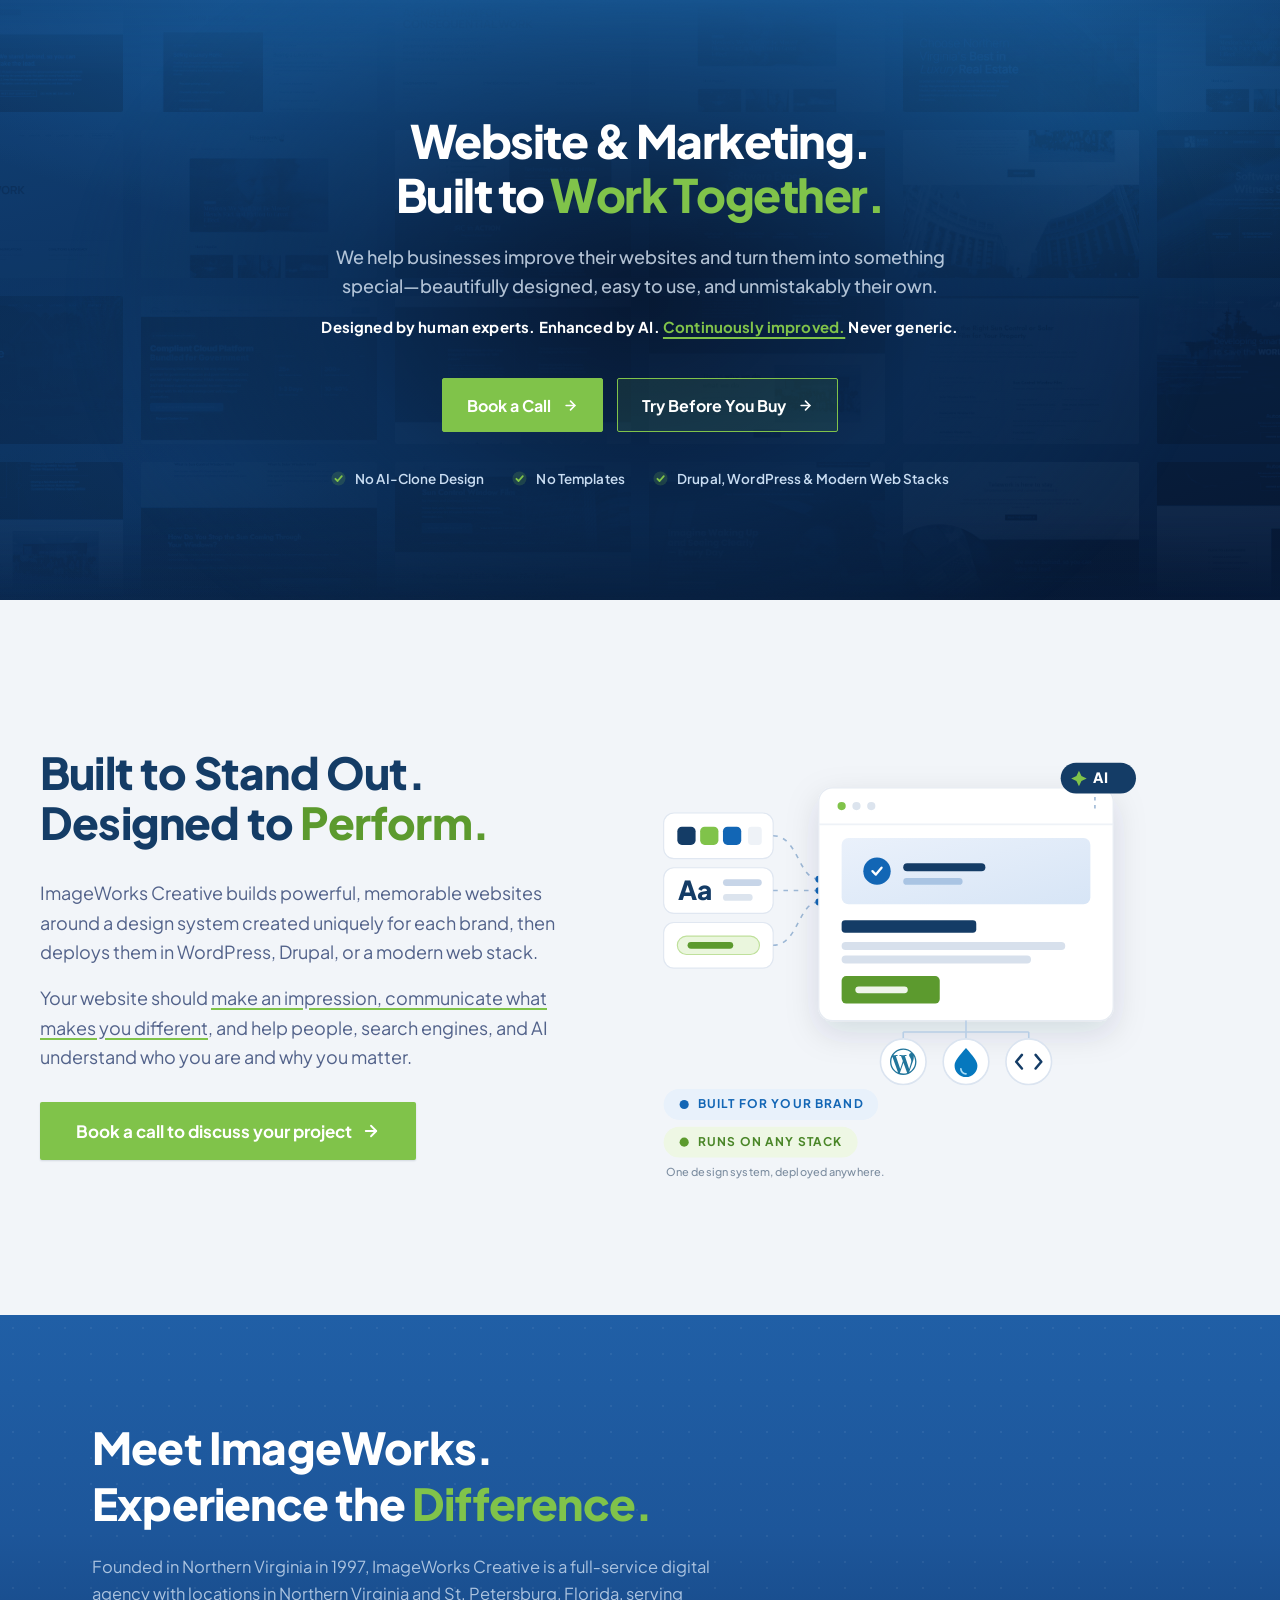
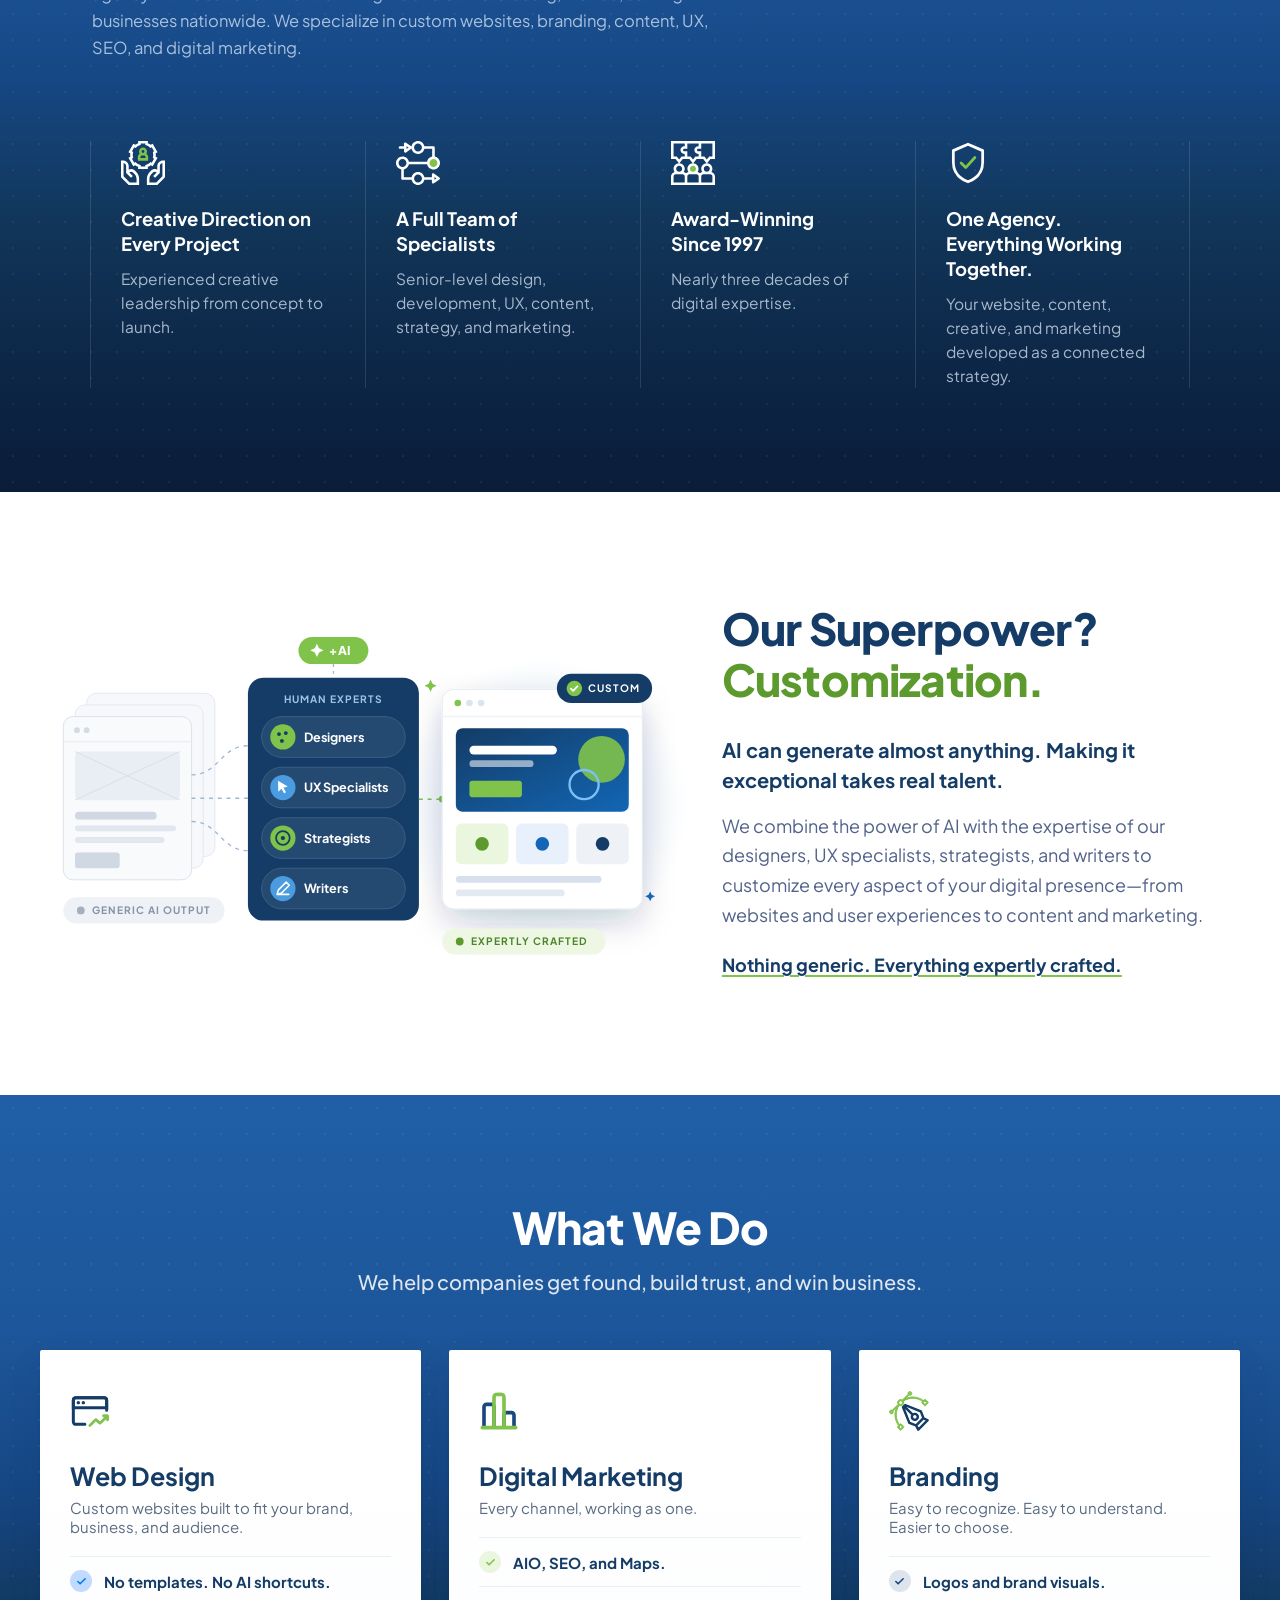
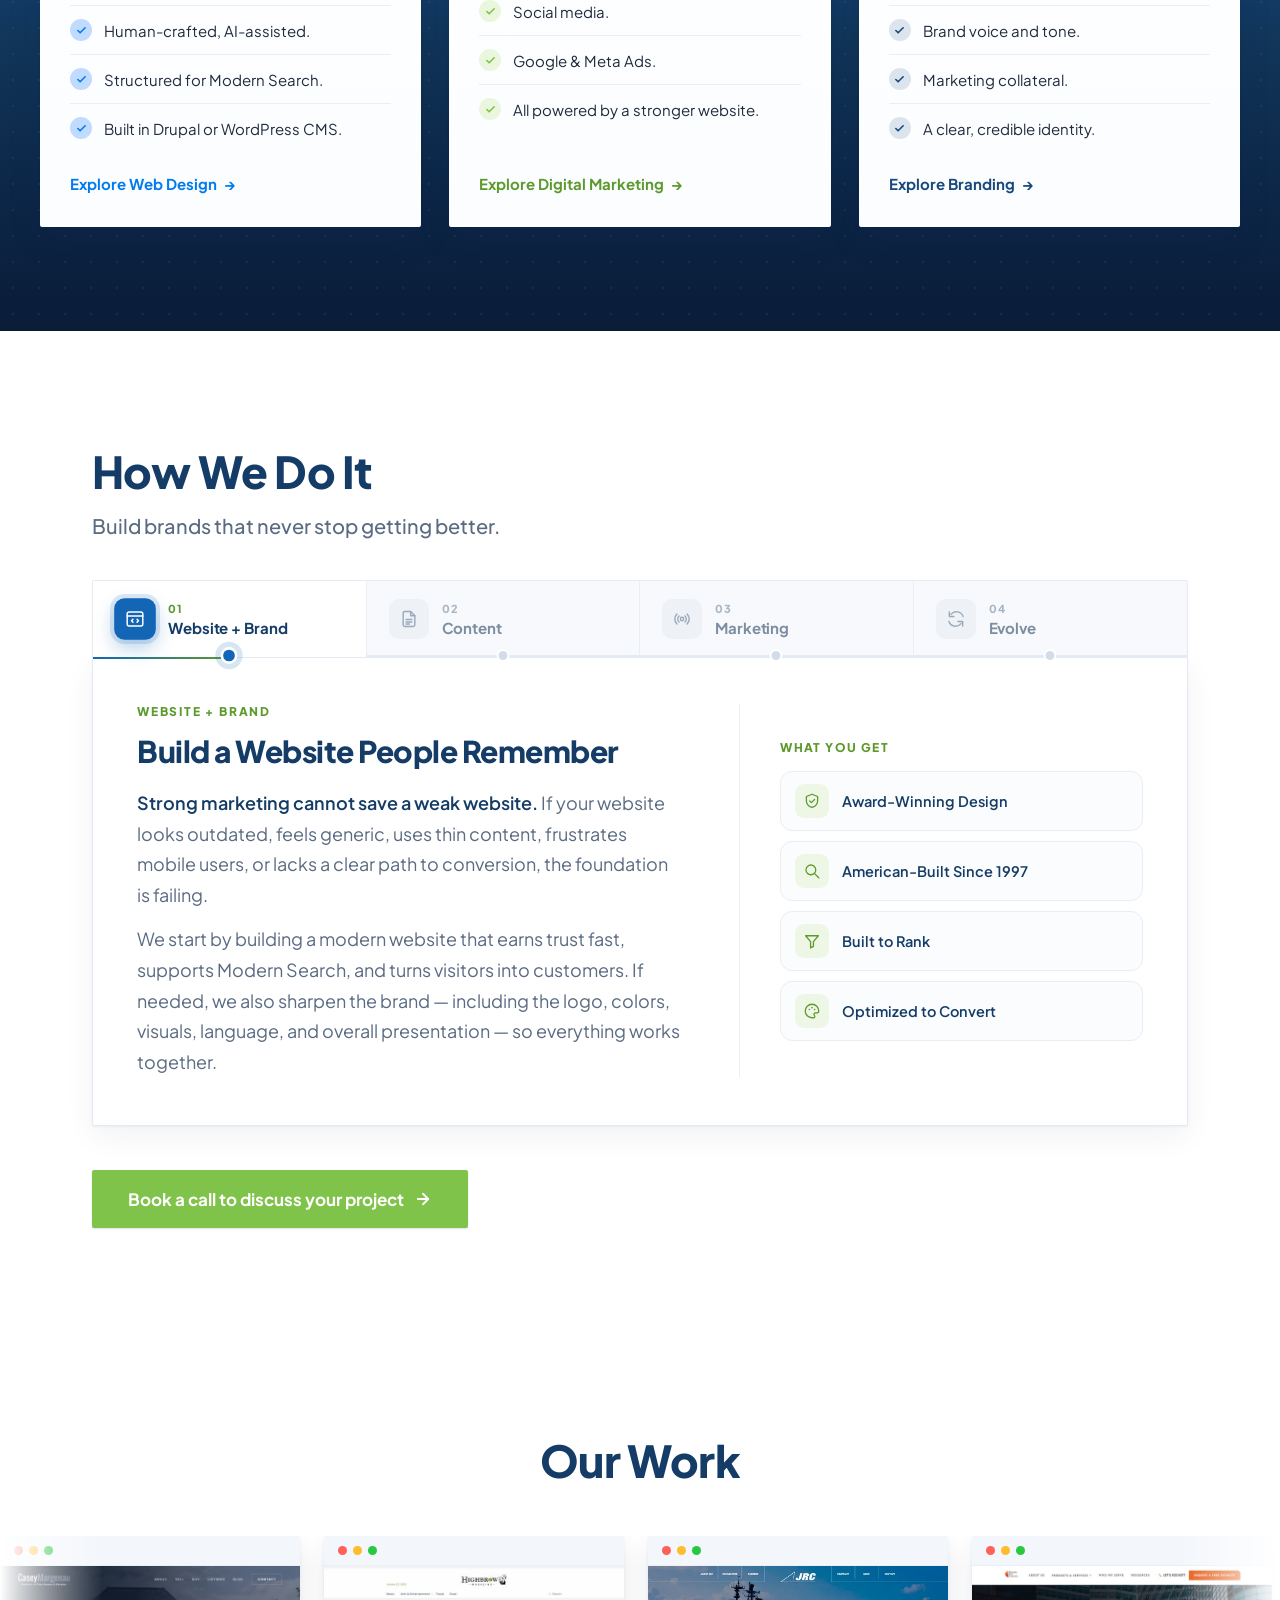
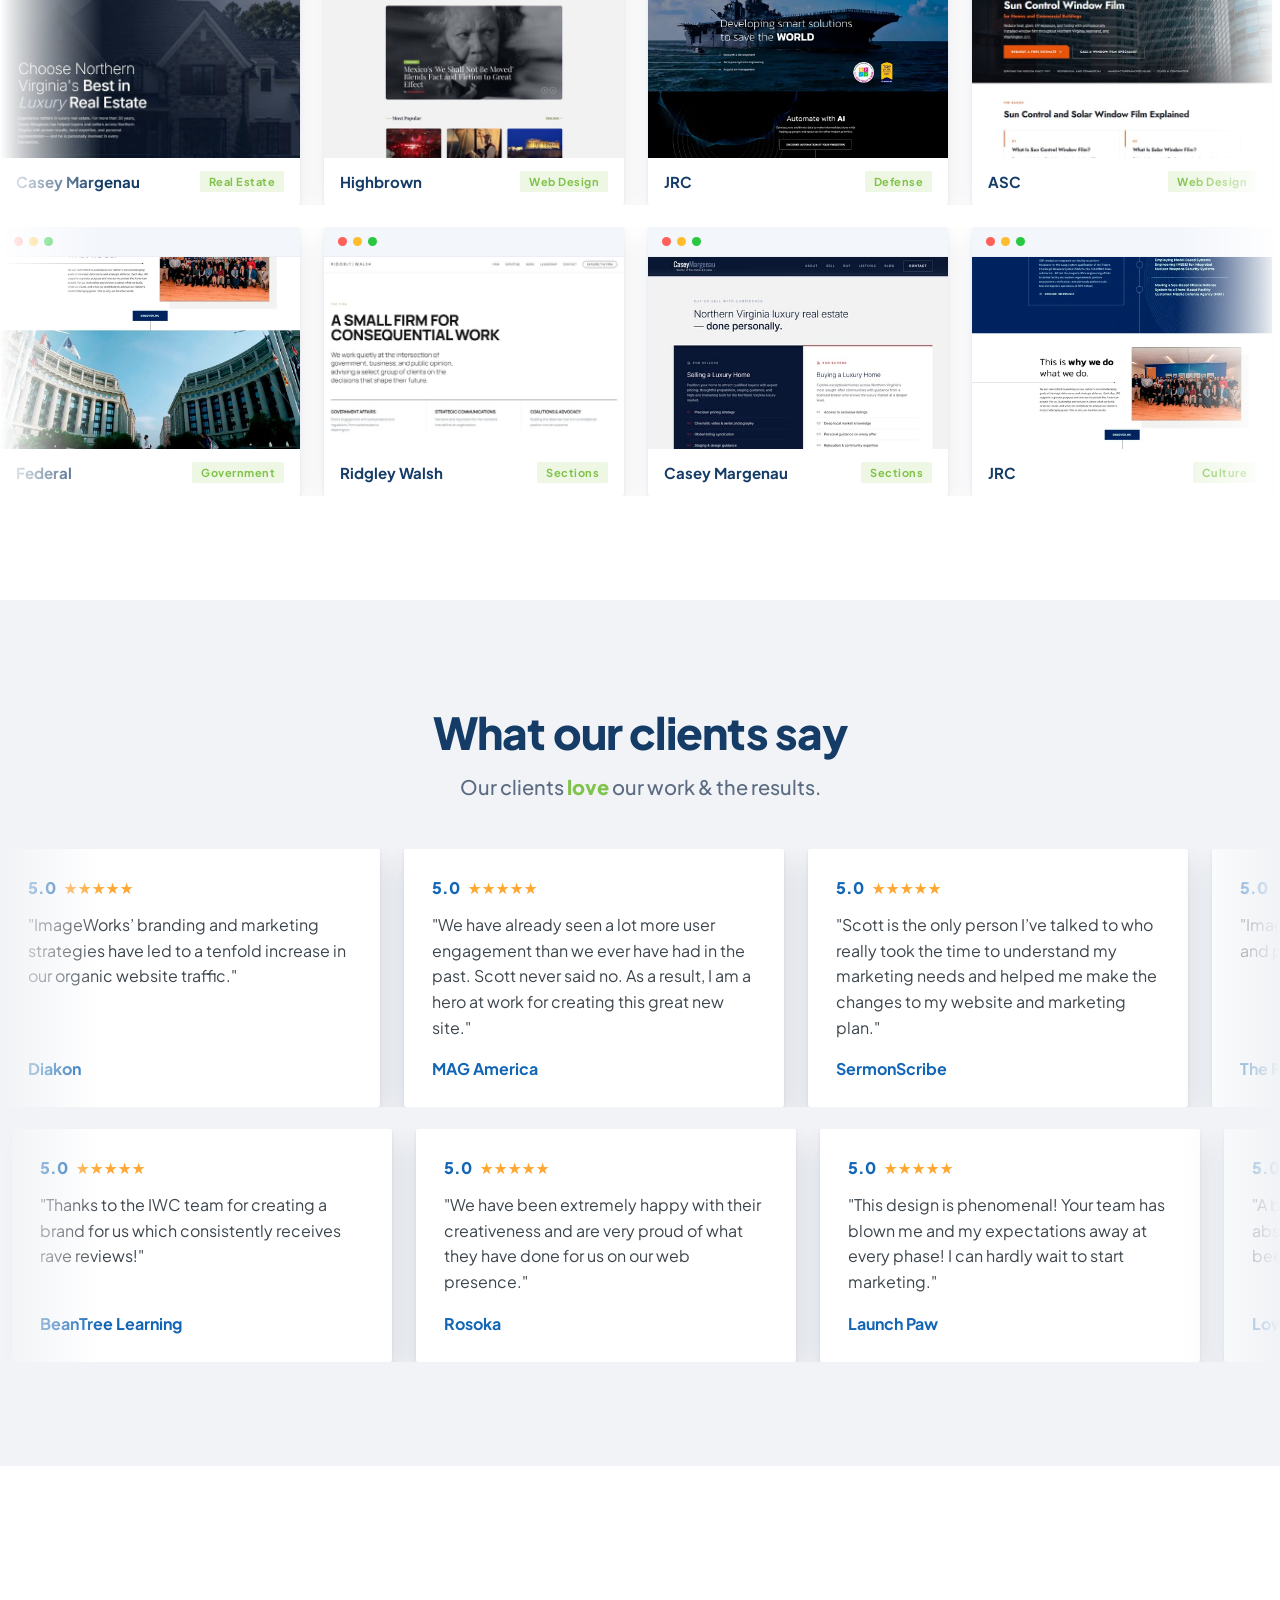
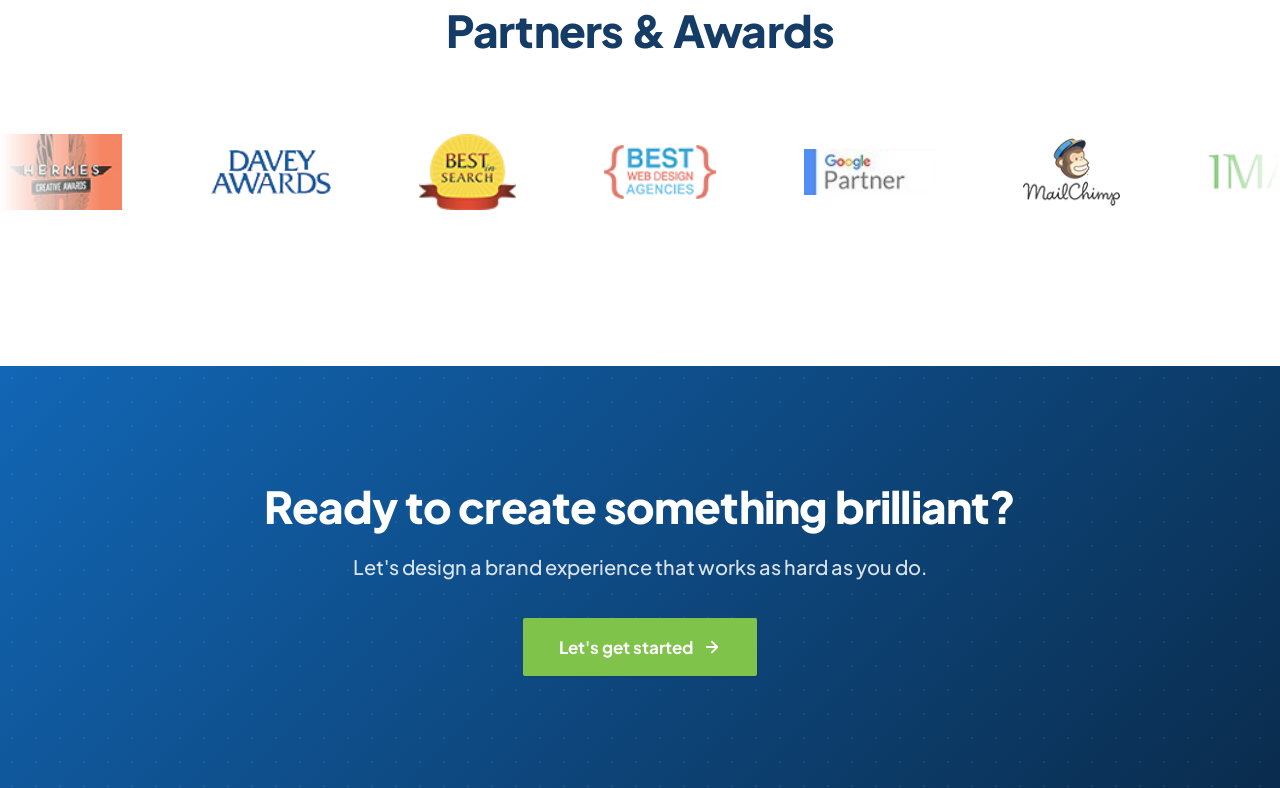
<file: home-3/index.html>
<!DOCTYPE html>
<html lang="en">
<head>
<meta charset="utf-8">
<meta name="viewport" content="width=device-width, initial-scale=1">
<title>ImageWorks Creative</title>
<link rel="preconnect" href="https://fonts.googleapis.com">
<link rel="preconnect" href="https://fonts.gstatic.com" crossorigin>
<link href="https://fonts.googleapis.com/css2?family=Plus+Jakarta+Sans:ital,wght@0,400;0,500;0,600;0,700;0,800;1,400&display=swap" rel="stylesheet">
<link rel="stylesheet" href="styles.css?v=16">

<!-- Structured data (schema.org JSON-LD). This is data, not code: Google only
     reads JSON-LD placed in the page itself, so it has to live here. -->
<script type="application/ld+json">
{
  "@context": "https://schema.org",
  "@graph": [
    {
      "@type": "Organization",
      "@id": "https://www.imageworkscreative.com/#organization",
      "name": "ImageWorks Creative",
      "url": "https://www.imageworkscreative.com/",
      "sameAs": [
        "https://www.instagram.com/imageworks_creative/",
        "https://www.linkedin.com/company/imageworks-creative/",
        "https://www.facebook.com/ImageWorksCreative",
        "https://x.com/imageworks"
      ],
      "logo": {
        "@type": "ImageObject",
        "url": "https://www.imageworkscreative.com/sites/default/files/ImageWorks_logo-graycopy.webp"
      },
      "description": "Award-winning web design and digital marketing agency. Custom websites built around your brand, your customers, and how people search today — in WordPress, Drupal, or a modern web stack.",
      "foundingDate": "1997",
      "foundingLocation": {
        "@type": "Place",
        "name": "Northern Virginia, USA"
      },
      "telephone": "+1-703-928-7309",
      "areaServed": {
        "@type": "Country",
        "name": "United States"
      },
      "knowsAbout": [
        "Web design",
        "Branding",
        "Content writing",
        "UX design",
        "Search engine optimization",
        "AI search optimization",
        "Digital marketing",
        "Google Maps optimization",
        "Drupal",
        "WordPress"
      ],
      "department": [
        { "@id": "https://www.imageworkscreative.com/#ashburn" },
        { "@id": "https://www.imageworkscreative.com/#st-petersburg" }
      ],
      "hasOfferCatalog": {
        "@type": "OfferCatalog",
        "name": "Website and marketing services",
        "itemListElement": [
          { "@type": "Offer", "itemOffered": { "@type": "Service", "name": "Web Design", "description": "Custom websites built to fit your brand, business, and audience, in Drupal or WordPress." } },
          { "@type": "Offer", "itemOffered": { "@type": "Service", "name": "AI Website Design" } },
          { "@type": "Offer", "itemOffered": { "@type": "Service", "name": "Digital Marketing", "description": "SEO, AI search optimization, Google Maps, social media, and Google & Meta Ads." } },
          { "@type": "Offer", "itemOffered": { "@type": "Service", "name": "Branding", "description": "Logos and brand visuals, brand voice and tone, and marketing collateral." } },
          { "@type": "Offer", "itemOffered": { "@type": "Service", "name": "Website & Marketing Plans" } },
          { "@type": "Offer", "itemOffered": { "@type": "Service", "name": "Website Maintenance" } },
          { "@type": "Offer", "itemOffered": { "@type": "Service", "name": "Content Writing" } },
          { "@type": "Offer", "itemOffered": { "@type": "Service", "name": "Google Maps Optimization" } },
          { "@type": "Offer", "itemOffered": { "@type": "Service", "name": "SEO + AIO Optimization" } }
        ]
      }
    },
    {
      "@type": "ProfessionalService",
      "@id": "https://www.imageworkscreative.com/#ashburn",
      "name": "ImageWorks Creative — Ashburn, VA",
      "parentOrganization": { "@id": "https://www.imageworkscreative.com/#organization" },
      "url": "https://www.imageworkscreative.com/",
      "telephone": "+1-703-928-7309",
      "image": "https://www.imageworkscreative.com/sites/default/files/ImageWorks_logo-graycopy.webp",
      "address": {
        "@type": "PostalAddress",
        "streetAddress": "44679 Endicott Dr, Suite 300, Unit 580",
        "addressLocality": "Ashburn",
        "addressRegion": "VA",
        "postalCode": "20147",
        "addressCountry": "US"
      }
    },
    {
      "@type": "ProfessionalService",
      "@id": "https://www.imageworkscreative.com/#st-petersburg",
      "name": "ImageWorks Creative — St. Petersburg, FL",
      "parentOrganization": { "@id": "https://www.imageworkscreative.com/#organization" },
      "url": "https://www.imageworkscreative.com/",
      "telephone": "+1-703-928-7309",
      "image": "https://www.imageworkscreative.com/sites/default/files/ImageWorks_logo-graycopy.webp",
      "address": {
        "@type": "PostalAddress",
        "streetAddress": "433 Central Ave, 4th Floor",
        "addressLocality": "St. Petersburg",
        "addressRegion": "FL",
        "postalCode": "33701",
        "addressCountry": "US"
      }
    },
    {
      "@type": "WebSite",
      "@id": "https://www.imageworkscreative.com/#website",
      "url": "https://www.imageworkscreative.com/",
      "name": "ImageWorks Creative",
      "inLanguage": "en-US",
      "publisher": { "@id": "https://www.imageworkscreative.com/#organization" }
    },
    {
      "@type": "WebPage",
      "@id": "https://www.imageworkscreative.com/#webpage",
      "url": "https://www.imageworkscreative.com/",
      "name": "ImageWorks Creative — Website & Marketing. Built to Work Together.",
      "description": "Custom websites built around your brand, your customers, and how people search today. Designed by human experts. Enhanced by AI. Continuously improved. Never generic.",
      "inLanguage": "en-US",
      "isPartOf": { "@id": "https://www.imageworkscreative.com/#website" },
      "about": { "@id": "https://www.imageworkscreative.com/#organization" }
    }
  ]
}
</script>
</head>
<body>
<div class="ix-1">

<!-- ===================== HERO ===================== -->
<header id="top" class="iw-hero">

  <!-- Background: the studio's own work, greyscaled and tinted navy, in columns
       that ride past at four different rates. script.js fills it. -->
  <div class="iwc-shots" aria-hidden="true">
    <div class="iwc-shots-in"></div>
  </div>

  <div class="iwh-center">
    <h1 class="iwh-h1">
      <span class="iwh-line"><span class="iwh-up ix-2">Website &amp; Marketing.</span></span>
      <span class="iwh-line"><span class="iwh-up ix-3">Built to</span> <span class="iwh-hi" data-type>Work Together.</span></span>
    </h1>
    <p class="iwh-sub">We help businesses improve their websites and turn them into something special—beautifully designed, easy to use, and unmistakably their own.</p>
    <p class="iwh-tag">Designed by human experts. Enhanced by AI. <a class="iwh-evo" href="https://www.imageworkscreative.com/web-design-services/website-evolution-plan">Continuously improved.</a> Never generic.</p>
    <div class="iwh-ctas">
      <a class="iw-btn iwh-cta iwh-cta--solid" href="#cta">Book a Call<svg width="15" height="15" viewBox="0 0 24 24" fill="none" stroke="currentColor" stroke-width="2.6" stroke-linecap="round" stroke-linejoin="round" aria-hidden="true"><line x1="5" y1="12" x2="19" y2="12"/><polyline points="12 5 19 12 12 19"/></svg></a>
      <a class="iw-btn iwh-cta" href="#cta">Try Before You Buy<svg width="15" height="15" viewBox="0 0 24 24" fill="none" stroke="currentColor" stroke-width="2.6" stroke-linecap="round" stroke-linejoin="round" aria-hidden="true"><line x1="5" y1="12" x2="19" y2="12"/><polyline points="12 5 19 12 12 19"/></svg></a>
    </div>

    <!-- trust mini-bar -->
    <div class="iwh-trust ix-4">
      <div class="ix-5">
        <svg width="15" height="15" viewBox="0 0 15 15" aria-hidden="true"><circle cx="7.5" cy="7.5" r="7" fill="rgba(128,195,74,.18)"/><path d="M4.4 7.8 L6.6 10 L10.8 5.2" stroke="#80C34A" stroke-width="1.8" fill="none" stroke-linecap="round" stroke-linejoin="round"/></svg>
        <span class="ix-6">No AI-Clone Design</span>
      </div>
      <div class="ix-5">
        <svg width="15" height="15" viewBox="0 0 15 15" aria-hidden="true"><circle cx="7.5" cy="7.5" r="7" fill="rgba(128,195,74,.18)"/><path d="M4.4 7.8 L6.6 10 L10.8 5.2" stroke="#80C34A" stroke-width="1.8" fill="none" stroke-linecap="round" stroke-linejoin="round"/></svg>
        <span class="ix-6">No Templates</span>
      </div>
      <div class="ix-5">
        <svg width="15" height="15" viewBox="0 0 15 15" aria-hidden="true"><circle cx="7.5" cy="7.5" r="7" fill="rgba(128,195,74,.18)"/><path d="M4.4 7.8 L6.6 10 L10.8 5.2" stroke="#80C34A" stroke-width="1.8" fill="none" stroke-linecap="round" stroke-linejoin="round"/></svg>
        <span class="ix-6">Drupal, WordPress &amp; Modern Web Stacks</span>
      </div>
    </div>
  </div>
</header>

<!-- ===================== INTRO STATEMENT (below hero) ===================== -->
<section class="ix-7">
  <div class="iw-reveal ix-8">
    <div class="iw-intro-grid ix-9">
      <div>
        <h2 class="ix-10">Built to Stand Out.<br>Designed to <span class="ix-11">Perform.</span></h2>
        <p class="ix-12">ImageWorks Creative builds powerful, memorable websites around a design system created uniquely for each brand, then deploys them in WordPress, Drupal, or a modern web stack.</p>
        <p class="ix-13">Your website should <span class="iw-uline">make an impression, communicate what makes you different</span>, and help people, search engines, and AI understand who you are and why you matter.</p>
        <div class="iw-intro-cta">
          <a class="iw-btn iw-cta-btn" href="#cta">Book a call to discuss your project<svg width="18" height="18" viewBox="0 0 24 24" fill="none" stroke="currentColor" stroke-width="2.4" stroke-linecap="round" stroke-linejoin="round"><line x1="5" y1="12" x2="19" y2="12"/><polyline points="12 5 19 12 12 19"/></svg></a>
        </div>
      </div>
      <!-- One design system, built for the brand, assembles into a memorable
           site that runs on WordPress, Drupal or a modern stack — tuned with AI. -->
      <div class="iw-illus ix-14">
        <svg class="iw-sem ix-15" viewBox="0 0 545 430" fill="none" xmlns="http://www.w3.org/2000/svg" role="img" aria-label="One design system built for your brand becomes a memorable website that runs on WordPress, Drupal or a modern web stack, with AI-assisted editing and management.">
          <defs>
            <filter id="iwCard2" x="-30%" y="-30%" width="160%" height="180%">
              <feDropShadow dx="0" dy="10" stdDeviation="14" flood-color="#0d2748" flood-opacity="0.13"/>
            </filter>
            <linearGradient id="iwHero2" x1="0" y1="0" x2="1" y2="1">
              <stop offset="0" stop-color="#eaf1fb"/><stop offset="1" stop-color="#d7e5f6"/>
            </linearGradient>
          </defs>

          <!-- ---------- the brand's design system: colours, type, components ---------- -->
          <g class="iw-ds-tile">
            <rect x="40" y="92" width="96" height="40" rx="9" fill="#ffffff" stroke="#e0e7f1" stroke-width="1"/>
            <rect x="52" y="104" width="16" height="16" rx="4" fill="#143c66"/>
            <rect x="72" y="104" width="16" height="16" rx="4" fill="#80c34a"/>
            <rect x="92" y="104" width="16" height="16" rx="4" fill="#1266b5"/>
            <rect x="114" y="104" width="12" height="16" rx="3" fill="#eef2f7"/>
          </g>
          <g class="iw-ds-tile">
            <rect x="40" y="140" width="96" height="40" rx="9" fill="#ffffff" stroke="#e0e7f1" stroke-width="1"/>
            <text x="53" y="168" font-family="'Plus Jakarta Sans', sans-serif" font-size="23" font-weight="800" fill="#143c66">Aa</text>
            <rect x="92" y="150" width="34" height="6" rx="3" fill="#c7d5e8"/>
            <rect x="92" y="163" width="26" height="6" rx="3" fill="#dce4ee"/>
          </g>
          <g class="iw-ds-tile">
            <rect x="40" y="188" width="96" height="40" rx="9" fill="#ffffff" stroke="#e0e7f1" stroke-width="1"/>
            <rect x="52" y="200" width="72" height="16" rx="8" fill="#eaf6dd" stroke="#bfe09b" stroke-width="1"/>
            <rect x="61" y="205" width="40" height="6" rx="3" fill="#5c9a2e"/>
          </g>

          <!-- the system assembles into the site -->
          <g stroke="#9db8d6" stroke-width="1.4" fill="none">
            <path class="iw-sem-flow" d="M136 112 C 158 112, 158 150, 176 150"/>
            <path class="iw-sem-flow" d="M136 160 L 176 160"/>
            <path class="iw-sem-flow" d="M136 208 C 158 208, 158 170, 176 170"/>
          </g>
          <g fill="#1266b5">
            <circle cx="176" cy="150" r="3"/>
            <circle cx="176" cy="160" r="3"/>
            <circle cx="176" cy="170" r="3"/>
          </g>

          <!-- ---------- the finished, on-brand website ---------- -->
          <g filter="url(#iwCard2)">
            <rect x="176" y="70" width="258" height="204" rx="12" fill="#ffffff" stroke="#e6ebf2" stroke-width="1"/>
          </g>
          <line x1="176" y1="102" x2="434" y2="102" stroke="#eef2f7" stroke-width="1.5"/>
          <circle cx="196" cy="86" r="3.6" fill="#80c34a"/>
          <circle cx="209" cy="86" r="3.6" fill="#dce4ee"/>
          <circle cx="222" cy="86" r="3.6" fill="#dce4ee"/>
          <rect x="196" y="114" width="218" height="58" rx="6" fill="url(#iwHero2)"/>
          <circle cx="227" cy="143" r="12" fill="#1266b5"/>
          <path d="M223 143 l3 3 5 -6" stroke="#ffffff" stroke-width="2" fill="none" stroke-linecap="round" stroke-linejoin="round"/>
          <rect x="250" y="136" width="72" height="7" rx="3.5" fill="#143c66"/>
          <rect x="250" y="149" width="52" height="6" rx="3" fill="#a9c4e3"/>
          <rect x="196" y="186" width="118" height="11" rx="3" fill="#143c66"/>
          <rect x="196" y="205" width="196" height="7" rx="3.5" fill="#d7e0ec"/>
          <rect x="196" y="217" width="166" height="7" rx="3.5" fill="#d7e0ec"/>
          <rect x="196" y="235" width="86" height="24" rx="4" fill="#5c9a2e"/>
          <rect x="208" y="244" width="46" height="6" rx="3" fill="#ffffff" fill-opacity="0.9"/>

          <!-- ---------- AI-assisted editing & management ---------- -->
          <g class="iw-ai">
            <path d="M418 78 L418 92" stroke="#9db8d6" stroke-width="1.4" stroke-dasharray="3 4"/>
            <rect x="388" y="48" width="66" height="27" rx="13.5" fill="#143c66"/>
            <path class="iw-sem-check" d="M404 55 l2.2 4.6 4.6 2.2 -4.6 2.2 -2.2 4.6 -2.2 -4.6 -4.6 -2.2 4.6 -2.2 z" fill="#80c34a"/>
            <text x="416" y="66" font-family="'Plus Jakarta Sans', sans-serif" font-size="12.5" font-weight="800" letter-spacing="1" fill="#ffffff">AI</text>
          </g>

          <!-- ---------- runs on any stack (real logos) ---------- -->
          <g stroke="#b7cee6" stroke-width="1.4" fill="none">
            <path d="M305 274 L305 284"/>
            <path d="M250 284 L360 284"/>
            <path d="M250 284 L250 291"/>
            <path d="M305 284 L305 291"/>
            <path d="M360 284 L360 291"/>
          </g>

          <g class="iw-stack-badge">
            <circle cx="250" cy="310" r="20" fill="#ffffff" stroke="#dbe4f0" stroke-width="1.4"/>
            <g transform="translate(238.4,298.4) scale(0.966)" fill="#21759b">
              <path d="M21.469 6.825c.84 1.537 1.318 3.3 1.318 5.175 0 3.979-2.156 7.456-5.363 9.325l3.295-9.527c.615-1.54.82-2.771.82-3.864 0-.405-.026-.78-.07-1.11m-7.981.105c.647-.03 1.232-.105 1.232-.105.582-.075.514-.93-.067-.899 0 0-1.755.135-2.88.135-1.064 0-2.85-.15-2.85-.15-.585-.03-.661.855-.075.885 0 0 .54.061 1.125.09l1.68 4.605-2.37 7.08L5.354 7.03c.649-.03 1.234-.1 1.234-.1.585-.075.516-.93-.065-.896 0 0-1.746.138-2.874.138-.2 0-.438-.008-.69-.015C4.911 3.15 8.235 1.215 12 1.215c2.809 0 5.365 1.072 7.286 2.833-.046-.003-.091-.009-.141-.009-1.06 0-1.812.923-1.812 1.914 0 .89.513 1.643 1.06 2.531.411.72.89 1.643.89 2.977 0 .923-.354 1.994-.821 3.479l-1.075 3.585-3.9-11.61.001.014zM12 22.784c-1.059 0-2.081-.153-3.048-.437l3.237-9.406 3.315 9.087c.024.053.05.101.078.149-1.12.393-2.325.609-3.582.609M1.211 12c0-1.564.336-3.05.935-4.39L7.29 21.709C3.694 19.96 1.212 16.271 1.211 12M12 0C5.385 0 0 5.385 0 12s5.385 12 12 12 12-5.385 12-12S18.615 0 12 0"/>
            </g>
          </g>

          <g class="iw-stack-badge">
            <circle cx="305" cy="310" r="20" fill="#ffffff" stroke="#dbe4f0" stroke-width="1.4"/>
            <path d="M305 298 C 311 305, 315 309, 315 313.5 A 10 10 0 1 1 295 313.5 C 295 309, 299 305, 305 298 Z" fill="#0678be"/>
            <path d="M300.5 316.2 A 4.4 4.4 0 0 0 305 320.6" stroke="#a9dcf6" stroke-width="1.5" fill="none" stroke-linecap="round"/>
          </g>

          <g class="iw-stack-badge">
            <circle cx="360" cy="310" r="20" fill="#ffffff" stroke="#dbe4f0" stroke-width="1.4"/>
            <path d="M354 304 l-5 6 5 6 M366 304 l5 6 -5 6" stroke="#143c66" stroke-width="2.2" fill="none" stroke-linecap="round" stroke-linejoin="round"/>
          </g>

          <!-- ---------- labels + note, stacked in one column ---------- -->
          <g class="iw-glabel">
            <rect x="40" y="334" width="188" height="27" rx="13.5" fill="#e8f1fb"/>
            <circle cx="58" cy="347.5" r="4" fill="#1266b5"/>
            <text class="iw-chip-txt" x="70" y="351" fill="#1266b5">BUILT FOR YOUR BRAND</text>
          </g>
          <g class="iw-glabel">
            <rect x="40" y="367" width="170" height="27" rx="13.5" fill="#eef7e4"/>
            <circle cx="58" cy="380.5" r="4" fill="#5c9a2e"/>
            <text class="iw-chip-txt" x="70" y="384" fill="#4a8628">RUNS ON ANY STACK</text>
          </g>
          <text class="ix-16" x="42" y="410" font-size="9.6" font-weight="500" fill="#7d8ea1">One design system, deployed anywhere.</text>
        </svg>
      </div>
    </div>
  </div>
</section>

<!-- ===================== MEET IMAGEWORKS (blue→navy gradient band) ===================== -->
<div class="iw-blueband">
<section class="ix-48 iw-meet" id="why">
  <div class="ix-49">
    <div class="iw-reveal ix-50 iw-meet-head">
      <h2 class="ix-28">Meet ImageWorks.<br>Experience the <span class="iwh-hi">Difference.</span></h2>
      <p class="iw-meet-lede">Founded in Northern Virginia in 1997, ImageWorks Creative is a full&#8209;service digital agency with locations in Northern Virginia and St.&nbsp;Petersburg, Florida, serving businesses nationwide. We specialize in custom websites, branding, content, UX, SEO, and digital marketing.</p>
    </div>
    <div class="iw-why-grid ix-51">
      <div class="iw-reveal ix-52">
        <div class="ix-53"><svg width="44" height="44" viewBox="0 0 48 48" fill="none" xmlns="http://www.w3.org/2000/svg">
<g clip-path="url(#clip0_10153_12)">
<path d="M45.8258 21.1891C42.3748 21.1891 39.5672 23.9969 39.5672 27.4478V31.2624C37.4167 30.1686 34.7142 30.5196 32.9181 32.3158L31.3235 33.9105C29.3416 35.8924 28.209 38.6365 28.2163 41.4394L28.2334 47.9867H39.634L48 39.6208V21.1891H45.8258ZM45.1891 38.4564L38.4697 45.1757H31.0371L31.0274 41.432C31.022 39.372 31.8544 37.3548 33.3112 35.8981L34.9058 34.3034C36.0202 33.1892 37.8194 33.1672 38.9606 34.2375L35.1301 38.0683L37.1153 40.0582L42.3783 34.7953V27.4478C42.3783 25.7641 43.5911 24.3585 45.1892 24.059V38.4564H45.1891ZM16.6765 33.9104L15.0818 32.3157C13.2857 30.5195 10.5833 30.1683 8.43281 31.2623V27.4477C8.43281 23.9968 5.62509 21.1891 2.17416 21.1891H0V39.6206L8.36597 47.9865H19.7665L19.7836 41.4392C19.7909 38.6365 18.6584 35.8923 16.6765 33.9104ZM16.9629 45.1757H9.53025L2.81091 38.4564V24.0589C4.40897 24.3585 5.62181 25.764 5.62181 27.4477V34.8206L10.8847 40.058L12.87 38.0681L9.03947 34.2374C10.1807 33.1669 11.98 33.189 13.0942 34.3032L14.6889 35.8979C16.1456 37.3547 16.978 39.3718 16.9728 41.4318L16.9629 45.1757ZM13.4294 27.5226L15.4652 26.3473C16.4506 27.111 17.5348 27.7378 18.6883 28.2108V30.5589H29.3118V28.2108C30.4653 27.7379 31.5495 27.111 32.5349 26.3473L34.5707 27.5226L39.8825 18.3225L37.8471 17.1474C37.9293 16.5304 37.9706 15.9087 37.9707 15.2863C37.9707 14.6638 37.9294 14.0421 37.8471 13.4251L39.8825 12.25L34.5707 3.04992L32.5349 4.22527C31.5495 3.46153 30.4653 2.83462 29.3118 2.36161V0.0135498H18.6883V2.36161C17.5348 2.8346 16.4506 3.46151 15.4652 4.22527L13.4294 3.04992L8.11762 12.25L10.153 13.4251C10.0708 14.0421 10.0295 14.6638 10.0294 15.2863C10.0294 15.9085 10.0708 16.5312 10.153 17.1474L8.11772 18.3225L13.4294 27.5226ZM13.0782 17.5874C12.92 16.8305 12.8402 16.0594 12.8403 15.2862C12.8403 14.5125 12.9203 13.7383 13.0782 12.9849L13.287 11.9885L11.9575 11.221L14.4583 6.88946L15.7913 7.65914L16.55 6.97814C17.7133 5.93414 19.0524 5.15986 20.5304 4.67677L21.4992 4.36008V2.82446H26.5009V4.36036L27.4697 4.67705C28.9477 5.16005 30.2869 5.93442 31.4501 6.97843L32.2087 7.65942L33.5418 6.88974L36.0427 11.2213L34.7131 11.9888L34.9219 12.9852C35.0801 13.742 35.1599 14.5132 35.1598 15.2865C35.1598 16.0601 35.0798 16.8343 34.9219 17.5876L34.7131 18.584L36.0427 19.3516L33.5418 23.6832L32.2087 22.9134L31.4501 23.5944C30.2868 24.6385 28.9477 25.4127 27.4697 25.8958L26.5009 26.2125V27.7484H21.4992V26.2125L20.5304 25.8958C19.0524 25.4128 17.7132 24.6385 16.55 23.5944L15.7913 22.9134L14.4583 23.6832L11.9575 19.3516L13.287 18.584L13.0782 17.5874Z" fill="#ffffff"></path>
<path d="M29.6224 17.5164C29.6224 15.9835 28.848 14.6284 27.6701 13.8206C28.1161 13.1236 28.3528 12.3133 28.3521 11.4859C28.3521 9.08656 26.4001 7.1344 24.0006 7.1344C21.6013 7.1344 19.6492 9.08656 19.6492 11.4859C19.6492 12.3446 19.9002 13.1454 20.3312 13.8206C19.1534 14.6283 18.3789 15.9834 18.3789 17.5164V21.4702H29.6226V17.5164H29.6224ZM24.0006 9.94549C24.85 9.94549 25.5411 10.6366 25.5411 11.486C25.5411 12.3355 24.85 13.0266 24.0006 13.0266C23.1512 13.0266 22.46 12.3355 22.46 11.486C22.46 10.6366 23.1511 9.94549 24.0006 9.94549ZM26.8115 18.6594H21.1896V17.5165C21.1896 16.5968 21.9379 15.8484 22.8577 15.8484H25.1434C26.0632 15.8484 26.8115 16.5967 26.8115 17.5165V18.6594Z" fill="#80C34A"></path>
</g>
<defs>
<clipPath id="clip0_10153_12">
<rect width="48" height="48" fill="white"></rect>
</clipPath>
</defs>
</svg></div>
        <h3 class="ix-54 iw-why-t">Creative Direction on Every Project</h3>
        <p class="iw-why-d">Experienced creative leadership from concept to launch.</p>
      </div>
      <div class="iw-reveal ix-55">
        <div class="ix-53"><svg width="44" height="44" viewBox="0 0 48 48" fill="none" xmlns="http://www.w3.org/2000/svg">
<g clip-path="url(#clip0_10153_16)">
<path d="M46.0312 23.9062C46.0312 26.754 43.7227 29.0625 40.875 29.0625C38.0273 29.0625 35.7188 26.754 35.7188 23.9062C35.7188 21.0585 38.0273 18.75 40.875 18.75C43.7227 18.75 46.0312 21.0585 46.0312 23.9062Z" fill="#80C34A"></path>
<path d="M47.3918 39.7171L41.3592 35.5596C40.4275 34.9175 39.155 35.5863 39.155 36.7175V39.4688H30.9849C30.3302 36.2113 27.4474 33.75 24 33.75C20.5526 33.75 17.6698 36.2113 17.0151 39.4688H8.53125V30.9849C11.3339 30.4216 13.5466 28.2089 14.1099 25.4062H33.89C34.5447 28.6637 37.4275 31.125 40.8749 31.125C44.8036 31.125 47.9999 27.9288 47.9999 24C47.9999 20.5526 45.5386 17.6698 42.2812 17.0151V7.125C42.2812 6.34837 41.6515 5.71875 40.8749 5.71875H30.9849C30.3302 2.46122 27.4474 0 24 0C20.4694 0 17.5318 2.58188 16.9725 5.95641L10.9555 1.80956C10.0237 1.16747 8.75128 1.83637 8.75128 2.96747V5.71875H4.3125C3.53587 5.71875 2.90625 6.34837 2.90625 7.125C2.90625 7.90163 3.53587 8.53125 4.3125 8.53125H8.75128V11.2825C8.75128 12.4224 10.0318 13.0773 10.9555 12.4404L16.9725 8.29359C17.5318 11.6681 20.4694 14.25 24 14.25C27.4474 14.25 30.3302 11.7888 30.9849 8.53125H39.4688V17.0151C36.6661 17.5784 34.4534 19.7911 33.8901 22.5938H14.1099C13.4552 19.3362 10.5724 16.875 7.125 16.875C3.19631 16.875 0 20.0712 0 24C0 27.4474 2.46131 30.3302 5.71875 30.9849V40.875C5.71875 41.6516 6.34837 42.2812 7.125 42.2812H17.0151C17.6698 45.5387 20.5526 48 24 48C27.4474 48 30.3302 45.5387 30.9849 42.2812H39.155V45.0325C39.155 46.1724 40.4355 46.8273 41.3592 46.1904L47.3918 42.0329C48.2007 41.4754 48.2034 40.2765 47.3918 39.7171ZM11.5638 8.6055V5.6445L13.712 7.125L11.5638 8.6055ZM24 11.4375C21.6221 11.4375 19.6875 9.50288 19.6875 7.125C19.6875 4.74713 21.6221 2.8125 24 2.8125C26.3779 2.8125 28.3125 4.74713 28.3125 7.125C28.3125 9.50288 26.3779 11.4375 24 11.4375ZM40.875 19.6875C43.2529 19.6875 45.1875 21.6221 45.1875 24C45.1875 26.3779 43.2529 28.3125 40.875 28.3125C38.4971 28.3125 36.5625 26.3779 36.5625 24C36.5625 21.6221 38.4971 19.6875 40.875 19.6875ZM2.8125 24C2.8125 21.6221 4.74713 19.6875 7.125 19.6875C9.50288 19.6875 11.4375 21.6221 11.4375 24C11.4375 26.3779 9.50288 28.3125 7.125 28.3125C4.74713 28.3125 2.8125 26.3779 2.8125 24ZM24 45.1875C21.6221 45.1875 19.6875 43.2529 19.6875 40.875C19.6875 38.4971 21.6221 36.5625 24 36.5625C26.3779 36.5625 28.3125 38.4971 28.3125 40.875C28.3125 43.2529 26.3779 45.1875 24 45.1875ZM41.9675 42.3555V39.3946L44.1157 40.875L41.9675 42.3555Z" fill="#ffffff"></path>
</g>
<defs>
<clipPath id="clip0_10153_16">
<rect width="48" height="48" fill="white"></rect>
</clipPath>
</defs>
</svg></div>
        <h3 class="ix-54 iw-why-t">A Full Team of Specialists</h3>
        <p class="iw-why-d">Senior-level design, development, UX, content, strategy, and marketing.</p>
      </div>
      <div class="iw-reveal ix-56">
        <div class="ix-53"><svg width="44" height="44" viewBox="0 0 48 48" fill="none" xmlns="http://www.w3.org/2000/svg">
<g clip-path="url(#clip0_10153_22)">
<path d="M28.3223 30.3602C28.3223 32.5726 26.5288 34.3661 24.3164 34.3661C22.104 34.3661 20.3105 32.5726 20.3105 30.3602C20.3105 28.1479 22.104 26.3544 24.3164 26.3544C26.5288 26.3544 28.3223 28.1479 28.3223 30.3602Z" fill="#80C34A"></path>
<path d="M47.9766 19.6779V0H0V19.6779H4.95391L8.62081 24.1827C5.39237 24.3302 2.81113 27.0022 2.81113 30.2665C2.81113 31.5421 3.20609 32.7266 3.87886 33.7061C1.65154 34.2749 0 36.298 0 38.6999V47.9766H47.9766V38.6999C47.9766 36.298 46.3251 34.2749 44.0977 33.7061C44.7705 32.7266 45.1655 31.5421 45.1655 30.2665C45.1655 27.0022 42.5842 24.3302 39.3558 24.1827L43.0227 19.6779H47.9766ZM29.7043 14.0556H30.1727V16.8668H26.5996L23.9883 20.075L21.377 16.8668H17.8038V11.2445H14.5242C13.7493 11.2445 13.1186 10.6138 13.1186 9.83895C13.1186 9.06406 13.7493 8.43338 14.5242 8.43338H17.8038V2.81113H30.1727V5.62225H29.7043C27.3792 5.62225 25.4876 7.51393 25.4876 9.83895C25.4876 12.164 27.3792 14.0556 29.7043 14.0556ZM32.9839 30.2665C32.9839 31.5421 33.3788 32.7266 34.0516 33.7061C33.0908 33.9513 32.2383 34.4681 31.5783 35.168C30.9001 34.4484 30.0179 33.9238 29.0245 33.6874C29.6896 32.7115 30.0791 31.5337 30.0791 30.2665C30.0791 27.0022 27.4978 24.3302 24.2694 24.1827L27.9363 19.6779H35.1267L38.7936 24.1827C35.5651 24.3302 32.9839 27.0022 32.9839 30.2665ZM16.3982 35.168C15.7383 34.4681 14.8854 33.9513 13.925 33.7061C14.5978 32.7266 14.9927 31.5421 14.9927 30.2665C14.9927 27.0022 12.4114 24.3302 9.18304 24.1827L12.8499 19.6779H20.0402L23.7072 24.1827C20.4788 24.3302 17.8975 27.0022 17.8975 30.2665C17.8975 31.5337 18.2869 32.7115 18.9521 33.6874C17.9586 33.9243 17.0765 34.4487 16.3982 35.168ZM20.7087 30.2665C20.7087 28.4579 22.1797 26.9868 23.9883 26.9868C25.7969 26.9868 27.2679 28.4579 27.2679 30.2665C27.2679 32.075 25.7969 33.5461 23.9883 33.5461C22.1797 33.5461 20.7087 32.075 20.7087 30.2665ZM2.81113 16.8668V2.81113H14.9927V5.62225H14.5242C12.1991 5.62225 10.3075 7.51393 10.3075 9.83895C10.3075 12.164 12.1991 14.0556 14.5242 14.0556H14.9927V16.8668H11.5132L8.90193 20.075L6.2906 16.8668H2.81113ZM8.90193 26.9868C10.7105 26.9868 12.1815 28.4579 12.1815 30.2665C12.1815 32.075 10.7105 33.5461 8.90193 33.5461C7.09332 33.5461 5.62225 32.075 5.62225 30.2665C5.62225 28.4579 7.09332 26.9868 8.90193 26.9868ZM14.9927 45.1655H2.81113V38.6999C2.81113 37.4081 3.862 36.3572 5.15371 36.3572H12.6501C13.9418 36.3572 14.9927 37.4081 14.9927 38.6999V45.1655ZM30.1727 45.1655H17.8038V38.6999C17.8038 37.4081 18.8547 36.3572 20.1464 36.3572H27.8302C29.1219 36.3572 30.1727 37.4081 30.1727 38.6999V45.1655ZM45.1655 38.6999V45.1655H32.9839V38.6999C32.9839 37.4081 34.0347 36.3572 35.3265 36.3572H42.8228C44.1146 36.3572 45.1655 37.4081 45.1655 38.6999ZM42.3543 30.2665C42.3543 32.075 40.8832 33.5461 39.0747 33.5461C37.2661 33.5461 35.795 32.075 35.795 30.2665C35.795 28.4579 37.2661 26.9868 39.0747 26.9868C40.8832 26.9868 42.3543 28.4579 42.3543 30.2665ZM39.0747 20.075L36.4634 16.8668H32.9839V11.2445H29.7043C28.9294 11.2445 28.2987 10.6138 28.2987 9.83895C28.2987 9.06406 28.9294 8.43338 29.7043 8.43338H32.9839V2.81113H45.1655V16.8668H41.6859L39.0747 20.075Z" fill="#ffffff"></path>
</g>
<defs>
<clipPath id="clip0_10153_22">
<rect width="48" height="48" fill="white"></rect>
</clipPath>
</defs>
</svg></div>
        <h3 class="ix-54 iw-why-t">Award-Winning<br>Since 1997</h3>
        <p class="iw-why-d">Nearly three decades of digital expertise.</p>
      </div>
      <!-- closing rule on the last item, so the four columns read as a bracketed set -->
      <div class="iw-reveal ix-57">
        <div class="ix-53"><svg width="44" height="44" viewBox="0 0 48 48" fill="none" xmlns="http://www.w3.org/2000/svg">
<path d="M24 3.5L40 10.5V23C40 34.05 33.05 41.2 24 44.5C14.95 41.2 8 34.05 8 23V10.5L24 3.5Z" fill="none" stroke="#ffffff" stroke-width="3" stroke-linejoin="round"></path>
<path d="M16.5 24L21.5 29L31.5 18" fill="none" stroke="#80C34A" stroke-width="3" stroke-linecap="round" stroke-linejoin="round"></path>
</svg></div>
        <h3 class="ix-54 iw-why-t">One Agency. Everything Working Together.</h3>
        <p class="iw-why-d">Your website, content, creative, and marketing developed as a connected strategy.</p>
      </div>
    </div>
  </div>
</section>
</div>

<!-- ===================== OUR SUPERPOWER ===================== -->
<section class="ix-7 iw-super-sec">
  <div class="iw-reveal ix-8">
    <div class="iw-intro-grid ix-9 iw-super-grid">
      <div>
        <h2 class="ix-10">Our Superpower?<br><span class="ix-11">Customization.</span></h2>
        <p class="iw-super-lead">AI can generate almost anything. Making it exceptional takes real talent.</p>
        <p class="ix-13">We combine the power of AI with the expertise of our designers, UX specialists, strategists, and writers to customize every aspect of your digital presence—from websites and user experiences to content and marketing.</p>
        <p class="iw-super-end"><span class="iw-uline">Nothing generic. Everything expertly crafted.</span></p>
      </div>
      <!-- The same generic AI output goes in on the left; the four kinds of
           expert named in the copy work it over; a site that's unmistakably
           the client's comes out on the right. -->
      <div class="iw-illus ix-14">
        <svg class="iw-sem ix-15" viewBox="0 0 640 390" fill="none" xmlns="http://www.w3.org/2000/svg" role="img" aria-label="Identical, generic AI-generated pages pass through ImageWorks designers, UX specialists, strategists and writers, and come out as a fully custom, on-brand website.">
          <defs>
            <filter id="iwSupCard" x="-30%" y="-30%" width="160%" height="170%">
              <feDropShadow dx="0" dy="14" stdDeviation="16" flood-color="#0d2748" flood-opacity="0.18"/>
            </filter>
            <linearGradient id="iwSupHero" x1="0" y1="0" x2="1" y2="1">
              <stop offset="0" stop-color="#143c66"/><stop offset="1" stop-color="#1266b5"/>
            </linearGradient>
            <radialGradient id="iwSupGlow" cx="0.5" cy="0.5" r="0.5">
              <stop offset="0" stop-color="#80c34a" stop-opacity="0.30"/>
              <stop offset="0.55" stop-color="#1266b5" stop-opacity="0.10"/>
              <stop offset="1" stop-color="#1266b5" stop-opacity="0"/>
            </radialGradient>
          </defs>

          <!-- ---------- generic AI output: the same page, three times ---------- -->
          <g opacity="0.9">
            <rect x="48" y="96" width="132" height="168" rx="10" fill="#f6f8fb" stroke="#e1e7ef"/>
            <rect x="36" y="108" width="132" height="168" rx="10" fill="#f6f8fb" stroke="#e1e7ef"/>
          </g>
          <g class="iw-ds-tile">
            <rect x="24" y="120" width="132" height="168" rx="10" fill="#f8fafc" stroke="#dbe2eb"/>
            <circle cx="38" cy="134" r="3" fill="#d3dbe5"/>
            <circle cx="48" cy="134" r="3" fill="#d3dbe5"/>
            <line x1="24" y1="146" x2="156" y2="146" stroke="#e6ebf1"/>
            <rect x="36" y="156" width="108" height="50" rx="5" fill="#e9eef4"/>
            <path d="M36 156 L144 206 M144 156 L36 206" stroke="#d7dee8" stroke-width="1"/>
            <rect x="36" y="218" width="84" height="8" rx="4" fill="#cfd8e3"/>
            <rect x="36" y="232" width="104" height="6" rx="3" fill="#e1e7ef"/>
            <rect x="36" y="244" width="92" height="6" rx="3" fill="#e1e7ef"/>
            <rect x="36" y="260" width="46" height="16" rx="3" fill="#cfd8e3"/>
          </g>
          <g class="iw-glabel">
            <rect x="24" y="306" width="166" height="27" rx="13.5" fill="#eef1f5"/>
            <circle cx="42" cy="319.5" r="4" fill="#a3b0c0"/>
            <text class="iw-chip-txt" x="54" y="323" fill="#8593a6">GENERIC AI OUTPUT</text>
          </g>

          <!-- into the experts -->
          <g stroke="#9db8d6" stroke-width="1.4" fill="none">
            <path class="iw-sem-flow" d="M156 180 C 184 180, 186 150, 214 150"/>
            <path class="iw-sem-flow" d="M156 204 L 214 204"/>
            <path class="iw-sem-flow" d="M156 228 C 184 228, 186 258, 214 258"/>
          </g>

          <!-- ---------- the people who make it exceptional ---------- -->
          <g class="iw-ai">
            <path d="M302 66 L302 80" stroke="#9db8d6" stroke-width="1.4" stroke-dasharray="3 4"/>
            <rect x="266" y="38" width="72" height="28" rx="14" fill="#80c34a"/>
            <path class="iw-sem-check" d="M285 45 l2.2 4.6 4.6 2.2 -4.6 2.2 -2.2 4.6 -2.2 -4.6 -4.6 -2.2 4.6 -2.2 z" fill="#ffffff"/>
            <text x="297" y="57" font-family="'Plus Jakarta Sans', sans-serif" font-size="12.5" font-weight="800" letter-spacing="1" fill="#ffffff">+AI</text>
          </g>
          <rect x="214" y="80" width="176" height="250" rx="16" fill="#143c66"/>
          <text class="iw-chip-txt" x="302" y="106" text-anchor="middle" fill="#9fc3e8">HUMAN EXPERTS</text>

          <g class="iw-ds-tile">
            <rect x="228" y="120" width="148" height="42" rx="21" fill="#ffffff" fill-opacity="0.07" stroke="#ffffff" stroke-opacity="0.14"/>
            <circle cx="250" cy="141" r="13" fill="#80c34a"/>
            <circle cx="246" cy="138" r="2" fill="#143c66"/><circle cx="253" cy="137" r="2" fill="#143c66"/><circle cx="249" cy="145" r="2" fill="#143c66"/>
            <text x="272" y="146" font-family="'Plus Jakarta Sans', sans-serif" font-size="13" font-weight="700" fill="#ffffff">Designers</text>
          </g>
          <g class="iw-ds-tile">
            <rect x="228" y="172" width="148" height="42" rx="21" fill="#ffffff" fill-opacity="0.07" stroke="#ffffff" stroke-opacity="0.14"/>
            <circle cx="250" cy="193" r="13" fill="#4a9be0"/>
            <path d="M245 186 l10 6 -4.4 1.2 2.6 4.6 -2 1.1 -2.6 -4.6 -3.4 3z" fill="#ffffff"/>
            <text x="272" y="198" font-family="'Plus Jakarta Sans', sans-serif" font-size="13" font-weight="700" fill="#ffffff">UX Specialists</text>
          </g>
          <g class="iw-ds-tile">
            <rect x="228" y="224" width="148" height="42" rx="21" fill="#ffffff" fill-opacity="0.07" stroke="#ffffff" stroke-opacity="0.14"/>
            <circle cx="250" cy="245" r="13" fill="#80c34a"/>
            <circle cx="250" cy="245" r="7" stroke="#143c66" stroke-width="1.8"/>
            <circle cx="250" cy="245" r="2.2" fill="#143c66"/>
            <text x="272" y="250" font-family="'Plus Jakarta Sans', sans-serif" font-size="13" font-weight="700" fill="#ffffff">Strategists</text>
          </g>
          <g class="iw-ds-tile">
            <rect x="228" y="276" width="148" height="42" rx="21" fill="#ffffff" fill-opacity="0.07" stroke="#ffffff" stroke-opacity="0.14"/>
            <circle cx="250" cy="297" r="13" fill="#4a9be0"/>
            <path d="M244 303 l1.4 -4.6 8 -8 3.2 3.2 -8 8z M244 303 h12" stroke="#ffffff" stroke-width="1.6" stroke-linejoin="round" stroke-linecap="round"/>
            <text x="272" y="302" font-family="'Plus Jakarta Sans', sans-serif" font-size="13" font-weight="700" fill="#ffffff">Writers</text>
          </g>

          <!-- out comes the custom site -->
          <g stroke="#80c34a" stroke-width="1.6" fill="none">
            <path class="iw-sem-flow" d="M390 205 L 414 205"/>
          </g>
          <circle cx="414" cy="205" r="3.4" fill="#80c34a"/>

          <!-- ---------- the finished, unmistakably custom website ---------- -->
          <circle cx="517" cy="210" r="150" fill="url(#iwSupGlow)"/>
          <g filter="url(#iwSupCard)">
            <rect x="414" y="92" width="206" height="226" rx="12" fill="#ffffff" stroke="#e6ebf2"/>
          </g>
          <line x1="414" y1="120" x2="620" y2="120" stroke="#eef2f7" stroke-width="1.5"/>
          <circle cx="430" cy="106" r="3.4" fill="#80c34a"/>
          <circle cx="442" cy="106" r="3.4" fill="#dce4ee"/>
          <circle cx="454" cy="106" r="3.4" fill="#dce4ee"/>
          <rect x="428" y="132" width="178" height="86" rx="7" fill="url(#iwSupHero)"/>
          <circle cx="578" cy="164" r="24" fill="#80c34a" fill-opacity="0.9"/>
          <circle cx="560" cy="190" r="15" stroke="#7cc0f7" stroke-width="2.4"/>
          <rect x="442" y="150" width="90" height="9" rx="4.5" fill="#ffffff"/>
          <rect x="442" y="165" width="66" height="7" rx="3.5" fill="#ffffff" fill-opacity="0.55"/>
          <rect x="442" y="186" width="54" height="17" rx="3" fill="#80c34a"/>
          <rect x="428" y="230" width="54" height="42" rx="6" fill="#eaf6dd"/>
          <rect x="490" y="230" width="54" height="42" rx="6" fill="#e8f1fb"/>
          <rect x="552" y="230" width="54" height="42" rx="6" fill="#eef2f7"/>
          <circle cx="455" cy="251" r="7" fill="#5c9a2e"/>
          <circle cx="517" cy="251" r="7" fill="#1266b5"/>
          <circle cx="579" cy="251" r="7" fill="#143c66"/>
          <rect x="428" y="284" width="150" height="7" rx="3.5" fill="#d7e0ec"/>
          <rect x="428" y="298" width="112" height="7" rx="3.5" fill="#e3e9f1"/>

          <g class="iw-ai">
            <rect x="532" y="76" width="98" height="30" rx="15" fill="#143c66"/>
            <circle cx="550" cy="91" r="8" fill="#80c34a"/>
            <path d="M546.4 91.2 l2.4 2.4 4.4 -4.8" stroke="#ffffff" stroke-width="1.8" fill="none" stroke-linecap="round" stroke-linejoin="round"/>
            <text class="iw-chip-txt" x="564" y="95" fill="#ffffff">CUSTOM</text>
          </g>
          <path class="iw-sem-check" d="M402 82 l2 4.2 4.2 2 -4.2 2 -2 4.2 -2 -4.2 -4.2 -2 4.2 -2 z" fill="#80c34a"/>
          <path class="iw-sem-check" d="M628 300 l1.6 3.4 3.4 1.6 -3.4 1.6 -1.6 3.4 -1.6 -3.4 -3.4 -1.6 3.4 -1.6 z" fill="#1266b5"/>

          <g class="iw-glabel">
            <rect x="414" y="338" width="168" height="27" rx="13.5" fill="#eef7e4"/>
            <circle cx="432" cy="351.5" r="4" fill="#5c9a2e"/>
            <text class="iw-chip-txt" x="444" y="355" fill="#4a8628">EXPERTLY CRAFTED</text>
          </g>
        </svg>
      </div>
    </div>
  </div>
</section>

<!-- ===================== WHAT WE DO (blue→navy gradient band) ===================== -->
<div class="iw-blueband">
<section class="ix-26">
  <div class="ix-8">
    <div class="ix-27">
      <h2 class="iw-reveal ix-28">What We Do</h2>
      <p class="iw-reveal ix-29">We help companies get found, build trust, and win business.</p>
    </div>
    <div class="iw-what-grid ix-30">
      <div class="iw-reveal iw-card ix-31">
        <div class="ix-32"><svg width="40" height="40" viewBox="0 0 40 40" fill="none" xmlns="http://www.w3.org/2000/svg">
<path d="M14.8887 33.3334H5.83203C5.16899 33.3334 4.53311 33.07 4.06426 32.6012C3.59542 32.1323 3.33203 31.4965 3.33203 30.8334V9.16675C3.33203 8.50371 3.59542 7.86782 4.06426 7.39898C4.53311 6.93014 5.16899 6.66675 5.83203 6.66675H34.1654C34.8284 6.66675 35.4643 6.93014 35.9331 7.39898C36.402 7.86782 36.6654 8.50371 36.6654 9.16675V19.2159" stroke="#143C66" stroke-width="3" stroke-linecap="round" stroke-linejoin="round"></path>
<path d="M3.33203 9.16675C3.33203 8.50371 3.59542 7.86782 4.06426 7.39898C4.53311 6.93014 5.16899 6.66675 5.83203 6.66675H34.1654C34.8284 6.66675 35.4643 6.93014 35.9331 7.39898C36.402 7.86782 36.6654 8.50371 36.6654 9.16675V16.6667H3.33203V9.16675Z" stroke="#143C66" stroke-width="3"></path>
<path d="M19.1771 35.1275C18.9771 34.9275 18.8811 34.6902 18.8891 34.4155C18.8971 34.1408 18.9931 33.9115 19.1771 33.7275L24.4521 28.3775C24.8355 27.9942 25.3105 27.8025 25.8771 27.8025C26.4438 27.8025 26.9188 27.9942 27.3021 28.3775L29.8771 30.9775L35.0771 25.8275H33.4771C33.1938 25.8275 32.9565 25.7315 32.7651 25.5395C32.5738 25.3475 32.4778 25.1105 32.4771 24.8285C32.4765 24.5465 32.5725 24.3092 32.7651 24.1165C32.9578 23.9238 33.1951 23.8278 33.4771 23.8285H37.4771C37.7605 23.8285 37.9981 23.9245 38.1901 24.1165C38.3821 24.3085 38.4778 24.5458 38.4771 24.8285V28.8285C38.4771 29.1118 38.3811 29.3495 38.1891 29.5415C37.9971 29.7335 37.7598 29.8292 37.4771 29.8285C37.1945 29.8278 36.9571 29.7322 36.7651 29.5415C36.5731 29.3508 36.4771 29.1132 36.4771 28.8285V27.2285L31.3021 32.4025C30.9188 32.7858 30.4438 32.9775 29.8771 32.9775C29.3105 32.9775 28.8355 32.7858 28.4521 32.4025L25.8771 29.8275L20.5771 35.1275C20.3938 35.3108 20.1605 35.4025 19.8771 35.4025C19.5938 35.4025 19.3605 35.3108 19.1771 35.1275Z" fill="#80C34A" stroke="#80C34A"></path>
<path d="M6.66667 11.6668C6.66667 10.7464 7.41286 10.0002 8.33333 10.0002C9.25381 10.0002 10 10.7464 10 11.6668C10 12.5873 9.25381 13.3335 8.33333 13.3335C7.41286 13.3335 6.66667 12.5873 6.66667 11.6668Z" fill="#143C66"></path>
<path d="M11.6667 11.6668C11.6667 10.7464 12.4129 10.0002 13.3333 10.0002C14.2538 10.0002 15 10.7464 15 11.6668C15 12.5873 14.2538 13.3335 13.3333 13.3335C12.4129 13.3335 11.6667 12.5873 11.6667 11.6668Z" fill="#143C66"></path>
</svg></div>
        <h3 class="ix-33">Web Design</h3>
        <p class="ix-34">Custom websites built to fit your brand, business, and audience.</p>
        <ul class="ix-35">
          <li class="ix-36"><span class="ix-37"><svg width="11" height="11" viewBox="0 0 24 24" fill="none" stroke="#007cf0" stroke-width="3.5" stroke-linecap="round" stroke-linejoin="round"><polyline points="20 6 9 17 4 12"/></svg></span><span class="ix-38">No templates. No AI shortcuts.</span></li>
          <li class="ix-36"><span class="ix-37"><svg width="11" height="11" viewBox="0 0 24 24" fill="none" stroke="#007cf0" stroke-width="3.5" stroke-linecap="round" stroke-linejoin="round"><polyline points="20 6 9 17 4 12"/></svg></span><span class="ix-39">Human-crafted, AI-assisted.</span></li>
          <li class="ix-36"><span class="ix-37"><svg width="11" height="11" viewBox="0 0 24 24" fill="none" stroke="#007cf0" stroke-width="3.5" stroke-linecap="round" stroke-linejoin="round"><polyline points="20 6 9 17 4 12"/></svg></span><span class="ix-39">Structured for Modern Search.</span></li>
          <li class="ix-36"><span class="ix-37"><svg width="11" height="11" viewBox="0 0 24 24" fill="none" stroke="#007cf0" stroke-width="3.5" stroke-linecap="round" stroke-linejoin="round"><polyline points="20 6 9 17 4 12"/></svg></span><span class="ix-39">Built in Drupal or WordPress CMS.</span></li>
        </ul>
        <a class="iw-link iw-cta-link ix-40" href="#work">Explore Web Design <span aria-hidden="true">→</span></a>
      </div>
      <div class="iw-reveal iw-card ix-41">
        <div class="ix-32"><svg width="40" height="40" viewBox="0 0 33 33" fill="none" xmlns="http://www.w3.org/2000/svg">
<path d="M28.875 30.25V19.9375C28.875 19.3905 28.6577 18.8659 28.2709 18.4791C27.8841 18.0923 27.3595 17.875 26.8125 17.875H22.6875C22.1405 17.875 21.6159 18.0923 21.2291 18.4791C20.8423 18.8659 20.625 19.3905 20.625 19.9375V30.25" stroke="#18497D" stroke-width="3"></path>
<path d="M12.375 30.25V13.0625C12.375 12.5155 12.1577 11.9909 11.7709 11.6041C11.3841 11.2173 10.8595 11 10.3125 11H6.1875C5.64049 11 5.11589 11.2173 4.72909 11.6041C4.3423 11.9909 4.125 12.5155 4.125 13.0625V30.25" stroke="#18497D" stroke-width="3"></path>
<path d="M20.625 30.25V6.875C20.625 4.93075 20.625 3.95863 20.02 3.355C19.4178 2.75 18.4456 2.75 16.5 2.75C14.5544 2.75 13.5836 2.75 12.98 3.355C12.375 3.95725 12.375 4.92938 12.375 6.875V30.25" stroke="#80C34A" stroke-width="3"></path>
<path d="M30.25 30.25H2.75" stroke="#80C34A" stroke-width="3" stroke-linecap="round"></path>
</svg></div>
        <h3 class="ix-33">Digital Marketing</h3>
        <p class="ix-34">Every channel, working as one.</p>
        <ul class="ix-42">
          <li class="ix-36"><span class="ix-43"><svg width="11" height="11" viewBox="0 0 24 24" fill="none" stroke="#80c34a" stroke-width="3.5" stroke-linecap="round" stroke-linejoin="round"><polyline points="20 6 9 17 4 12"/></svg></span><span class="ix-38">AIO, SEO, and Maps.</span></li>
          <li class="ix-36"><span class="ix-43"><svg width="11" height="11" viewBox="0 0 24 24" fill="none" stroke="#80c34a" stroke-width="3.5" stroke-linecap="round" stroke-linejoin="round"><polyline points="20 6 9 17 4 12"/></svg></span><span class="ix-39">Social media.</span></li>
          <li class="ix-36"><span class="ix-43"><svg width="11" height="11" viewBox="0 0 24 24" fill="none" stroke="#80c34a" stroke-width="3.5" stroke-linecap="round" stroke-linejoin="round"><polyline points="20 6 9 17 4 12"/></svg></span><span class="ix-39">Google &amp; Meta Ads.</span></li>
          <li class="ix-36"><span class="ix-43"><svg width="11" height="11" viewBox="0 0 24 24" fill="none" stroke="#80c34a" stroke-width="3.5" stroke-linecap="round" stroke-linejoin="round"><polyline points="20 6 9 17 4 12"/></svg></span><span class="ix-39">All powered by a stronger website.</span></li>
        </ul>
        <a class="iw-link iw-cta-link ix-44" href="#work">Explore Digital Marketing <span aria-hidden="true">→</span></a>
      </div>
      <div class="iw-reveal iw-card ix-45">
        <div class="ix-32"><svg width="40" height="40" viewBox="0 0 32 32" fill="none" xmlns="http://www.w3.org/2000/svg">
<path d="M31.1285 22.9557L27.952 21.3675L25.9303 16.1087C25.9065 16.0465 25.8702 15.9899 25.8235 15.9425C25.7769 15.895 25.7209 15.8576 25.6592 15.8327L13.1152 10.8185C13.0275 10.7836 12.9315 10.7751 12.839 10.794C12.7465 10.8129 12.6616 10.8585 12.5947 10.9251L10.9217 12.5981C10.856 12.6651 10.8112 12.7497 10.7927 12.8417C10.7742 12.9337 10.7828 13.029 10.8176 13.1162L15.8317 25.6601C15.8566 25.7219 15.894 25.7778 15.9415 25.8245C15.989 25.8712 16.0456 25.9075 16.1078 25.9313L21.3665 27.953L22.9548 31.1295C22.9882 31.1996 23.038 31.2605 23.0999 31.3073C23.1619 31.3541 23.2341 31.3853 23.3107 31.3983C23.3364 31.4007 23.3624 31.4007 23.3881 31.3983C23.5164 31.3977 23.6391 31.3463 23.7295 31.2554L31.2544 23.7305C31.3098 23.6771 31.3517 23.6112 31.3765 23.5383C31.4014 23.4655 31.4085 23.3878 31.3973 23.3116C31.3843 23.2351 31.3531 23.1628 31.3063 23.1009C31.2596 23.039 31.1986 22.9892 31.1285 22.9557ZM11.832 13.0532L12.1008 12.7869L18.3449 19.031C17.9334 19.6142 17.7557 20.3305 17.8469 21.0383C17.9381 21.7461 18.2915 22.394 18.8374 22.8538C19.3833 23.3135 20.0818 23.5517 20.7949 23.5212C21.5079 23.4908 22.1836 23.1938 22.6882 22.6892C23.1929 22.1845 23.4898 21.5089 23.5203 20.7958C23.5507 20.0828 23.3126 19.3843 22.8528 18.8384C22.393 18.2925 21.7452 17.939 21.0373 17.8478C20.3295 17.7566 19.6132 17.9344 19.0301 18.3459L12.7859 12.1017L13.0523 11.833L25.1023 16.6535L27.0029 21.5975L21.5965 27.0039L16.6525 25.1033L11.832 13.0532ZM20.6716 18.7914C21.1068 18.792 21.5283 18.9435 21.8643 19.2201C22.2004 19.4967 22.4301 19.8812 22.5144 20.3081C22.5987 20.7351 22.5324 21.178 22.3267 21.5616C22.1211 21.9451 21.7888 22.2455 21.3865 22.4115C20.9842 22.5776 20.5368 22.599 20.1205 22.4721C19.7042 22.3453 19.3448 22.0781 19.1034 21.7159C18.8621 21.3538 18.7537 20.9192 18.7969 20.4861C18.84 20.0531 19.0319 19.6484 19.34 19.341C19.6935 18.9885 20.1725 18.7909 20.6716 18.7914ZM23.5213 30.0957L22.3107 27.6745L27.6687 22.3165L30.0899 23.5271L23.5213 30.0957Z" fill="#3D464D" stroke="#143C66"></path>
<path d="M9.66844 26.3138C9.57584 26.2263 9.45326 26.1775 9.32584 26.1775C9.19843 26.1775 9.07585 26.2263 8.98325 26.3138L8.36828 26.9288C6.72718 24.7014 5.82184 22.0176 5.77844 19.2513C5.73504 16.485 6.55574 13.7741 8.12617 11.4964C8.59667 11.7553 9.1384 11.8547 9.67017 11.7798C10.202 11.7049 10.6951 11.4597 11.0758 11.0809C11.4565 10.7022 11.7042 10.2102 11.7818 9.67883C11.8593 9.14743 11.7626 8.60521 11.5061 8.13341C13.7838 6.56299 16.4947 5.74229 19.261 5.78569C22.0273 5.82909 24.7111 6.73443 26.9385 8.37553L26.3138 8.98324C26.2238 9.07402 26.1733 9.19675 26.1734 9.32462C26.173 9.38835 26.1852 9.45152 26.2093 9.51052C26.2334 9.56951 26.2689 9.62317 26.3138 9.66842L28.4493 11.7869C28.54 11.8771 28.6627 11.9277 28.7906 11.9277C28.9186 11.9277 29.0413 11.8771 29.132 11.7869L31.2554 9.66358C31.3004 9.61861 31.3361 9.5652 31.3605 9.50642C31.3848 9.44763 31.3974 9.38462 31.3974 9.32099C31.3974 9.25735 31.3848 9.19434 31.3605 9.13555C31.3361 9.07677 31.3004 9.02337 31.2554 8.97839L29.132 6.85505C29.0413 6.76486 28.9186 6.71424 28.7906 6.71424C28.6627 6.71424 28.54 6.76486 28.4493 6.85505L27.6285 7.67098C25.6056 6.14879 23.2141 5.19244 20.6994 4.90013C18.1848 4.60781 15.6376 4.99007 13.3195 6.00765L16.1111 3.22333C16.4276 3.37457 16.7875 3.40881 17.1269 3.31996C17.4662 3.23112 17.7632 3.02493 17.965 2.73799C18.1668 2.45104 18.2604 2.10189 18.2293 1.75247C18.1981 1.40305 18.0443 1.07595 17.7949 0.829209C17.5455 0.582464 17.2168 0.432024 16.8671 0.404576C16.5174 0.377129 16.1692 0.474449 15.8844 0.679271C15.5996 0.884094 15.3966 1.18318 15.3113 1.52346C15.2261 1.86375 15.2641 2.22323 15.4187 2.53815L10.7071 7.25696C10.2287 6.93606 9.65377 6.79121 9.08045 6.84716C8.50714 6.9031 7.97103 7.15637 7.5637 7.56369C7.15638 7.97101 6.90312 8.50712 6.84717 9.08044C6.79123 9.65376 6.93608 10.2287 7.25698 10.7071L2.53816 15.4186C2.22202 15.2646 1.86149 15.2276 1.52065 15.3143C1.17982 15.4009 0.880739 15.6056 0.676568 15.892C0.472397 16.1783 0.376355 16.5278 0.40551 16.8783C0.434664 17.2287 0.587126 17.5575 0.835803 17.8062C1.08448 18.0549 1.41327 18.2073 1.76374 18.2365C2.11421 18.2656 2.46367 18.1696 2.75002 17.9654C3.03637 17.7612 3.24106 17.4622 3.32772 17.1213C3.41438 16.7805 3.3774 16.42 3.22335 16.1038L6.01493 13.3195C4.99633 15.637 4.61287 18.1838 4.9039 20.6984C5.19494 23.2131 6.14999 25.6049 7.67099 27.6285L6.85264 28.4492C6.76246 28.54 6.71183 28.6627 6.71183 28.7906C6.71183 28.9186 6.76246 29.0413 6.85264 29.132L8.97599 31.2554C9.06638 31.3463 9.18915 31.3977 9.31737 31.3982C9.38127 31.3983 9.44454 31.3857 9.50355 31.3611C9.56256 31.3366 9.61613 31.3007 9.66117 31.2554L11.7869 29.132C11.8771 29.0413 11.9277 28.9186 11.9277 28.7906C11.9277 28.6627 11.8771 28.54 11.7869 28.4492L9.66844 26.3138ZM28.7955 7.87677L30.2336 9.31493L28.7955 10.7531L27.3573 9.31493L28.7955 7.87677ZM16.3871 1.52853C16.4591 1.45599 16.551 1.40645 16.6511 1.38621C16.7513 1.36598 16.8552 1.37594 16.9496 1.41485C17.0441 1.45376 17.1249 1.51986 17.1818 1.60475C17.2386 1.68965 17.269 1.78953 17.269 1.8917C17.269 1.99388 17.2386 2.09375 17.1818 2.17865C17.1249 2.26354 17.0441 2.32964 16.9496 2.36855C16.8552 2.40746 16.7513 2.41743 16.6511 2.39719C16.551 2.37695 16.4591 2.32741 16.3871 2.25487C16.3394 2.2072 16.3015 2.15059 16.2757 2.08827C16.2498 2.02596 16.2366 1.95916 16.2366 1.8917C16.2366 1.82424 16.2498 1.75744 16.2757 1.69513C16.3015 1.63281 16.3394 1.5762 16.3871 1.52853ZM8.25207 8.25205C8.39268 8.11077 8.55981 7.99865 8.74388 7.92215C8.92794 7.84565 9.12531 7.80627 9.32463 7.80627C9.52396 7.80627 9.72133 7.84565 9.90539 7.92215C10.0895 7.99865 10.2566 8.11077 10.3972 8.25205C10.6097 8.46426 10.7546 8.73475 10.8133 9.02929C10.8721 9.32383 10.8422 9.62918 10.7274 9.90671C10.6125 10.1842 10.418 10.4215 10.1683 10.5884C9.91858 10.7553 9.62498 10.8444 9.32463 10.8444C9.02429 10.8444 8.73069 10.7553 8.48099 10.5884C8.2313 10.4215 8.03672 10.1842 7.9219 9.90671C7.80707 9.62918 7.77715 9.32383 7.83592 9.02929C7.8947 8.73475 8.03952 8.46426 8.25207 8.25205ZM2.25731 17.1134C2.15845 17.1959 2.03234 17.2384 1.90375 17.2326C1.77516 17.2268 1.65339 17.1731 1.56237 17.082C1.47135 16.991 1.41766 16.8693 1.41185 16.7407C1.40604 16.6121 1.44853 16.486 1.53097 16.3871C1.62786 16.2919 1.75828 16.2385 1.89414 16.2385C2.02999 16.2385 2.16041 16.2919 2.25731 16.3871C2.30504 16.4348 2.34291 16.4914 2.36874 16.5537C2.39458 16.616 2.40787 16.6828 2.40787 16.7503C2.40787 16.8177 2.39458 16.8845 2.36874 16.9468C2.34291 17.0092 2.30504 17.0658 2.25731 17.1134ZM9.32463 30.2191L7.88647 28.7809L9.32463 27.3428L10.7628 28.7809L9.32463 30.2191Z" fill="#80C34A" stroke="#80C34A" stroke-width="0.8"></path>
</svg></div>
        <h3 class="ix-33">Branding</h3>
        <p class="ix-34">Easy to recognize. Easy to understand.<br>Easier to choose.</p>
        <ul class="ix-42">
          <li class="ix-36"><span class="ix-46"><svg width="11" height="11" viewBox="0 0 24 24" fill="none" stroke="#18497d" stroke-width="3.5" stroke-linecap="round" stroke-linejoin="round"><polyline points="20 6 9 17 4 12"/></svg></span><span class="ix-38">Logos and brand visuals.</span></li>
          <li class="ix-36"><span class="ix-46"><svg width="11" height="11" viewBox="0 0 24 24" fill="none" stroke="#18497d" stroke-width="3.5" stroke-linecap="round" stroke-linejoin="round"><polyline points="20 6 9 17 4 12"/></svg></span><span class="ix-39">Brand voice and tone.</span></li>
          <li class="ix-36"><span class="ix-46"><svg width="11" height="11" viewBox="0 0 24 24" fill="none" stroke="#18497d" stroke-width="3.5" stroke-linecap="round" stroke-linejoin="round"><polyline points="20 6 9 17 4 12"/></svg></span><span class="ix-39">Marketing collateral.</span></li>
          <li class="ix-36"><span class="ix-46"><svg width="11" height="11" viewBox="0 0 24 24" fill="none" stroke="#18497d" stroke-width="3.5" stroke-linecap="round" stroke-linejoin="round"><polyline points="20 6 9 17 4 12"/></svg></span><span class="ix-39">A clear, credible identity.</span></li>
        </ul>
        <a class="iw-link iw-cta-link ix-47" href="#work">Explore Branding <span aria-hidden="true">→</span></a>
      </div>
    </div>
  </div>
</section>
</div>

<!-- ===================== HOW WE DO IT (process) ===================== -->
<section class="iw-hwdi ix-21">
  <div class="ix-22">
    <div>
      <h2 class="iw-reveal ix-23">How We Do It</h2>
      <p class="iw-reveal ix-24">Build brands that never stop getting better.</p>
    </div>
  </div>

  <!-- The four steps are a sequence, so the tab strip is built as a rail: each
       step is a station, and the green line runs up to the one you're on. The
       numbering earns its place — it's the order of the work, not decoration. -->
  <div class="iw-reveal iw-steps" data-steps>
    <div class="iw-steps-tabs" role="tablist" aria-label="Our process">
      <button type="button" class="iw-steps-tab is-active is-done" role="tab" id="iw-tab-1" aria-controls="iw-panel-1" aria-selected="true" data-i="0">
        <span class="iw-steps-tile" aria-hidden="true"><svg viewBox="0 0 24 24" fill="none" stroke="currentColor" stroke-width="1.7" stroke-linecap="round" stroke-linejoin="round"><rect x="3" y="4" width="18" height="16" rx="2.2"/><path d="M3 8.5h18"/><path d="M9.6 12.4 8 14l1.6 1.6"/><path d="M14.4 12.4 16 14l-1.6 1.6"/></svg></span>
        <span class="iw-steps-txt"><span class="iw-steps-n">01</span><span class="iw-steps-l">Website + Brand</span></span>
      </button>
      <button type="button" class="iw-steps-tab" role="tab" id="iw-tab-2" aria-controls="iw-panel-2" aria-selected="false" tabindex="-1" data-i="1">
        <span class="iw-steps-tile" aria-hidden="true"><svg viewBox="0 0 24 24" fill="none" stroke="currentColor" stroke-width="1.7" stroke-linecap="round" stroke-linejoin="round"><path d="M14 3H7a2 2 0 0 0-2 2v14a2 2 0 0 0 2 2h10a2 2 0 0 0 2-2V8z"/><path d="M14 3v5h5"/><path d="M8.5 12.5h7M8.5 15.5h7M8.5 18h4"/></svg></span>
        <span class="iw-steps-txt"><span class="iw-steps-n">02</span><span class="iw-steps-l">Content</span></span>
      </button>
      <button type="button" class="iw-steps-tab" role="tab" id="iw-tab-3" aria-controls="iw-panel-3" aria-selected="false" tabindex="-1" data-i="2">
        <span class="iw-steps-tile" aria-hidden="true"><svg viewBox="0 0 24 24" fill="none" stroke="currentColor" stroke-width="1.7" stroke-linecap="round" stroke-linejoin="round"><circle cx="12" cy="12" r="2"/><path d="M8.4 8.4a5.1 5.1 0 0 0 0 7.2"/><path d="M15.6 8.4a5.1 5.1 0 0 1 0 7.2"/><path d="M5.9 5.9a8.6 8.6 0 0 0 0 12.2"/><path d="M18.1 5.9a8.6 8.6 0 0 1 0 12.2"/></svg></span>
        <span class="iw-steps-txt"><span class="iw-steps-n">03</span><span class="iw-steps-l">Marketing</span></span>
      </button>
      <button type="button" class="iw-steps-tab" role="tab" id="iw-tab-4" aria-controls="iw-panel-4" aria-selected="false" tabindex="-1" data-i="3">
        <span class="iw-steps-tile" aria-hidden="true"><svg viewBox="0 0 24 24" fill="none" stroke="currentColor" stroke-width="1.7" stroke-linecap="round" stroke-linejoin="round"><path d="M20.5 9A8.5 8.5 0 0 0 6 6.4"/><polyline points="4 3.5 4 9 9.5 9"/><path d="M3.5 15A8.5 8.5 0 0 0 18 17.6"/><polyline points="20 20.5 20 15 14.5 15"/></svg></span>
        <span class="iw-steps-txt"><span class="iw-steps-n">04</span><span class="iw-steps-l">Evolve</span></span>
      </button>
      <span class="iw-steps-fill" data-steps-fill aria-hidden="true"></span>
    </div>

    <div class="iw-steps-panels">

      <div class="iw-steps-panel is-active" role="tabpanel" id="iw-panel-1" aria-labelledby="iw-tab-1">
        <div class="iw-steps-copy">
          <div class="iw-steps-eyebrow">Website + Brand</div>
          <h3 class="iw-steps-title">Build a Website People Remember</h3>
          <p class="iw-steps-body"><span class="ix-25">Strong marketing cannot save a weak website.</span> If your website looks outdated, feels generic, uses thin content, frustrates mobile users, or lacks a clear path to conversion, the foundation is failing.</p>
          <p class="iw-steps-body">We start by building a modern website that earns trust fast, supports Modern Search, and turns visitors into customers. If needed, we also sharpen the brand — including the logo, colors, visuals, language, and overall presentation — so everything works together.</p>
        </div>
        <div class="iw-steps-out">
          <ul class="iw-steps-list">
            <!-- shield: trust, earned fast -->
            <li><span class="iw-steps-ic"><svg width="18" height="18" viewBox="0 0 24 24" fill="none" stroke="#5c9a2e" stroke-width="1.7" stroke-linecap="round" stroke-linejoin="round"><path d="M12 3l7.5 3v5.2c0 4.5-3.2 8-7.5 9.3-4.3-1.3-7.5-4.8-7.5-9.3V6z"/><polyline points="9 12 11.2 14.2 15.4 10"/></svg></span><span>Award-Winning Design</span></li>
            <!-- magnifier: Modern Search -->
            <li><span class="iw-steps-ic"><svg width="18" height="18" viewBox="0 0 24 24" fill="none" stroke="#5c9a2e" stroke-width="1.7" stroke-linecap="round" stroke-linejoin="round"><circle cx="10.5" cy="10.5" r="6.5"/><line x1="15.5" y1="15.5" x2="21" y2="21"/></svg></span><span>American-Built Since 1997</span></li>
            <!-- funnel: visitors narrowing into customers -->
            <li><span class="iw-steps-ic"><svg width="18" height="18" viewBox="0 0 24 24" fill="none" stroke="#5c9a2e" stroke-width="1.7" stroke-linecap="round" stroke-linejoin="round"><path d="M3.5 5h17l-6.6 7.8v6.4l-3.8 2v-8.4z"/></svg></span><span>Built to Rank</span></li>
            <!-- palette: the brand's visual language -->
            <li><span class="iw-steps-ic"><svg width="18" height="18" viewBox="0 0 24 24" fill="none" stroke="#5c9a2e" stroke-width="1.7" stroke-linecap="round" stroke-linejoin="round"><path d="M12 21a9 9 0 1 1 9-9c0 2-1.6 2.6-3 2.6h-1.4a2 2 0 0 0-1.3 3.5 1.8 1.8 0 0 1-1.2 3z"/><circle cx="8.5" cy="10" r="1.1" fill="#5c9a2e" stroke="none"/><circle cx="12" cy="7.5" r="1.1" fill="#5c9a2e" stroke="none"/><circle cx="15.5" cy="10" r="1.1" fill="#5c9a2e" stroke="none"/></svg></span><span>Optimized to Convert</span></li>
          </ul>
        </div>
      </div>

      <div class="iw-steps-panel" role="tabpanel" id="iw-panel-2" aria-labelledby="iw-tab-2">
        <div class="iw-steps-copy">
          <div class="iw-steps-eyebrow">Content</div>
          <h3 class="iw-steps-title">Content That Resonates</h3>
          <p class="iw-steps-body">Once the foundation is right, the content has to do more than fill pages or chase keywords. It should educate, build trust, show expertise, support search, strengthen local signals, position the business better, and make it easier to choose.</p>
          <p class="iw-steps-body">Old content written 2+ years ago won't work today.</p>
        </div>
        <div class="iw-steps-out">
          <ul class="iw-steps-list">
            <!-- open book: content that teaches -->
            <li><span class="iw-steps-ic"><svg width="18" height="18" viewBox="0 0 24 24" fill="none" stroke="#5c9a2e" stroke-width="1.7" stroke-linecap="round" stroke-linejoin="round"><path d="M12 7.5v12"/><path d="M3 5.5h5.5A3.5 3.5 0 0 1 12 9v10.5a3 3 0 0 0-3-3H3z"/><path d="M21 5.5h-5.5A3.5 3.5 0 0 0 12 9v10.5a3 3 0 0 1 3-3h6z"/></svg></span><span>Educates and Builds Trust</span></li>
            <!-- medal: expertise, made visible -->
            <li><span class="iw-steps-ic"><svg width="18" height="18" viewBox="0 0 24 24" fill="none" stroke="#5c9a2e" stroke-width="1.7" stroke-linecap="round" stroke-linejoin="round"><circle cx="12" cy="9" r="5.5"/><path d="M8.6 13.7L7 21l5-2.6L17 21l-1.6-7.3"/></svg></span><span>Boosts SEO and AIO</span></li>
            <!-- map pin: local signals -->
            <li><span class="iw-steps-ic"><svg width="18" height="18" viewBox="0 0 24 24" fill="none" stroke="#5c9a2e" stroke-width="1.7" stroke-linecap="round" stroke-linejoin="round"><path d="M12 21.5s7-6.2 7-11.3A7 7 0 1 0 5 10.2c0 5.1 7 11.3 7 11.3z"/><circle cx="12" cy="10" r="2.6"/></svg></span><span>Sharpens Your Position</span></li>
            <!-- pointer: the moment someone chooses you -->
            <li><span class="iw-steps-ic"><svg width="18" height="18" viewBox="0 0 24 24" fill="none" stroke="#5c9a2e" stroke-width="1.7" stroke-linecap="round" stroke-linejoin="round"><path d="M6 3.2l12.5 7.6-5.6 1.4 3.2 5.6-2.6 1.5-3.2-5.6-4.3 3.9z"/></svg></span><span>Drives Conversions</span></li>
          </ul>
        </div>
      </div>

      <div class="iw-steps-panel" role="tabpanel" id="iw-panel-3" aria-labelledby="iw-tab-3">
        <div class="iw-steps-copy">
          <div class="iw-steps-eyebrow">Marketing</div>
          <h3 class="iw-steps-title">The Right Marketing, for the Right Audience</h3>
          <p class="iw-steps-body">Once the brand, website, and content are strong, we put the right marketing and message in front of the people who actually matter to your business.</p>
          <p class="iw-steps-body">For some businesses, that means more visibility, leads, reviews, ads, and local reach. For others, it means stronger positioning, credibility, sales support, recruiting, and a brand that helps win bigger opportunities.</p>
        </div>
        <div class="iw-steps-out">
          <ul class="iw-steps-list">
            <!-- eye: being seen -->
            <li><span class="iw-steps-ic"><svg width="18" height="18" viewBox="0 0 24 24" fill="none" stroke="#5c9a2e" stroke-width="1.7" stroke-linecap="round" stroke-linejoin="round"><path d="M2 12s3.8-6.5 10-6.5S22 12 22 12s-3.8 6.5-10 6.5S2 12 2 12z"/><circle cx="12" cy="12" r="2.6"/></svg></span><span>SEO + AI Optimization</span></li>
            <!-- megaphone: ads carrying the message out -->
            <li><span class="iw-steps-ic"><svg width="18" height="18" viewBox="0 0 24 24" fill="none" stroke="#5c9a2e" stroke-width="1.7" stroke-linecap="round" stroke-linejoin="round"><path d="M4 9.5h2.8L14 5v14l-7.2-4.5H4a1 1 0 0 1-1-1v-3a1 1 0 0 1 1-1z"/><path d="M17.5 9a4 4 0 0 1 0 6"/></svg></span><span>Google &amp; Meta Ads</span></li>
            <!-- target: positioning -->
            <li><span class="iw-steps-ic"><svg width="18" height="18" viewBox="0 0 24 24" fill="none" stroke="#5c9a2e" stroke-width="1.7" stroke-linecap="round" stroke-linejoin="round"><circle cx="12" cy="12" r="8.5"/><circle cx="12" cy="12" r="4"/><circle cx="12" cy="12" r="1.2" fill="#5c9a2e" stroke="none"/></svg></span><span>Google Maps Optimization</span></li>
            <!-- two people: sales support and recruiting -->
            <li><span class="iw-steps-ic"><svg width="18" height="18" viewBox="0 0 24 24" fill="none" stroke="#5c9a2e" stroke-width="1.7" stroke-linecap="round" stroke-linejoin="round"><circle cx="9" cy="8" r="3.4"/><path d="M2.5 20a6.5 6.5 0 0 1 13 0"/><path d="M16.5 5.2a3.4 3.4 0 0 1 0 5.6"/><path d="M18 14.4a6.5 6.5 0 0 1 3.5 5.6"/></svg></span><span>Social Media &amp; Reels</span></li>
          </ul>
        </div>
      </div>

      <div class="iw-steps-panel" role="tabpanel" id="iw-panel-4" aria-labelledby="iw-tab-4">
        <div class="iw-steps-copy">
          <div class="iw-steps-eyebrow">Evolve</div>
          <h3 class="iw-steps-title">Keep Improving. Nothing Is Ever Done, Done.</h3>
          <p class="iw-steps-body">People change. Search changes. AI changes. Competitors change. Your services, offers, reviews, photos, pages, and customer behavior all change too.</p>
          <p class="iw-steps-body">We start with a strong strategy, then improve from real data: calls, forms, analytics, heatmaps, rankings, conversions, and how customers actually use the site.</p>
        </div>
        <div class="iw-steps-out">
          <ul class="iw-steps-list">
            <!-- phone: the call that actually came in -->
            <li><span class="iw-steps-ic"><svg width="18" height="18" viewBox="0 0 24 24" fill="none" stroke="#5c9a2e" stroke-width="1.7" stroke-linecap="round" stroke-linejoin="round"><path d="M7 3.5l2.6.6 1 3.6-2.1 1.6a12.5 12.5 0 0 0 6.2 6.2l1.6-2.1 3.6 1 .6 2.6a1.8 1.8 0 0 1-1.9 2.2C10.4 20.6 3.4 13.6 4.8 5.4A1.8 1.8 0 0 1 7 3.5z"/></svg></span><span>Calls, forms, and conversions tracked</span></li>
            <!-- bars: analytics actually read -->
            <li><span class="iw-steps-ic"><svg width="18" height="18" viewBox="0 0 24 24" fill="none" stroke="#5c9a2e" stroke-width="1.7" stroke-linecap="round" stroke-linejoin="round"><line x1="3" y1="20.5" x2="21" y2="20.5"/><line x1="6.5" y1="20.5" x2="6.5" y2="12"/><line x1="12" y1="20.5" x2="12" y2="4.5"/><line x1="17.5" y1="20.5" x2="17.5" y2="9"/></svg></span><span>Analytics and heatmaps read, not just collected</span></li>
            <!-- climbing line: rankings over time -->
            <li><span class="iw-steps-ic"><svg width="18" height="18" viewBox="0 0 24 24" fill="none" stroke="#5c9a2e" stroke-width="1.7" stroke-linecap="round" stroke-linejoin="round"><polyline points="3 17 9 11 13 15 21 6.5"/><polyline points="15 6.5 21 6.5 21 12.5"/></svg></span><span>Rankings watched over time</span></li>
            <!-- loop: a strategy that keeps going round -->
            <li><span class="iw-steps-ic"><svg width="18" height="18" viewBox="0 0 24 24" fill="none" stroke="#5c9a2e" stroke-width="1.7" stroke-linecap="round" stroke-linejoin="round"><path d="M20.5 12a8.5 8.5 0 1 1-2.6-6.1"/><polyline points="20.5 3.5 20.5 8.5 15.5 8.5"/></svg></span><span>A strategy that adapts as things change</span></li>
          </ul>
        </div>
      </div>

    </div>

    <div class="iw-hwdi-cta iw-reveal">
      <a class="iw-btn iw-cta-btn" href="#cta">Book a call to discuss your project<svg width="18" height="18" viewBox="0 0 24 24" fill="none" stroke="currentColor" stroke-width="2.4" stroke-linecap="round" stroke-linejoin="round"><line x1="5" y1="12" x2="19" y2="12"/><polyline points="12 5 19 12 12 19"/></svg></a>
    </div>
  </div>
</section>

<!-- ===================== SHOWCASE ===================== -->
<div class="ix-58" id="work">
  <!-- Our Work -->
  <section class="ix-59">
    <div class="ix-60">
      <h2 class="iw-reveal ix-61">Our Work</h2>
    </div>
    <div class="iw-marq iw-reveal ix-62">
      <div class="iw-track ix-63" id="track-scroll-works-a"></div>
    </div>
    <div class="iw-marq iw-reveal ix-64">
      <div class="iw-track ix-65" id="track-scroll-works-b"></div>
    </div>
  </section>

  <!-- What our clients say -->
  <section class="ix-66">
    <div class="ix-67">
      <h2 class="iw-reveal ix-61">What our clients say</h2>
      <p class="iw-reveal ix-24">Our clients <strong class="ix-68">love</strong> our work &amp; the results.</p>
    </div>
    <div class="iw-marq iw-reveal ix-62">
      <div class="iw-track ix-69" id="track-scroll-testi-a" data-mq="fwd"></div>
    </div>
    <div class="iw-marq iw-reveal iw-testi-row2 ix-64">
      <div class="iw-track ix-69" id="track-scroll-testi-b" data-mq="rev"></div>
    </div>
  </section>
</div>

<!-- ===================== PARTNERS & AWARDS ===================== -->
<section class="ix-75">
  <div class="ix-76">
    <h2 class="iw-reveal ix-61">Partners &amp; Awards</h2>
  </div>
  <div class="iw-marq iw-reveal ix-77" role="group" aria-label="Industry awards and partner certifications">
    <div class="iw-track ix-78" id="track-scroll-partners"></div>
  </div>
</section>


<!-- ===================== CTA ===================== -->
<section class="ix-70" id="cta">
  <div class="ix-71"></div>
  <div class="ix-72">
    <h2 class="iw-reveal ix-28">Ready to create something brilliant?</h2>
    <p class="iw-reveal ix-73">Let's design a brand experience that works as hard as you do.</p>
    <a class="iw-btn iw-reveal ix-74" href="#top">Let's get started<svg width="18" height="18" viewBox="0 0 24 24" fill="none" stroke="currentColor" stroke-width="2.4" stroke-linecap="round" stroke-linejoin="round"><line x1="5" y1="12" x2="19" y2="12"/><polyline points="12 5 19 12 12 19"/></svg></a>
  </div>
</section>

</div>

<!-- ===================== HERO GRAPHIC MODAL =====================
     The hero CTA opens this. The interactive graphic lives in its own
     document (hero-graphic/index.html) and loads in an iframe the first
     time the modal is opened, so its ~260KB never touch first paint. -->
<div class="iw-modal" data-graphic-modal hidden>
  <div class="iw-modal__backdrop" data-graphic-close></div>
  <div class="iw-modal__panel" role="dialog" aria-modal="true" aria-label="Website & Marketing — how it works">
    <button class="iw-modal__close" type="button" aria-label="Close" data-graphic-close>
      <svg width="20" height="20" viewBox="0 0 24 24" fill="none" stroke="currentColor" stroke-width="2.4" stroke-linecap="round"><line x1="6" y1="6" x2="18" y2="18"/><line x1="18" y1="6" x2="6" y2="18"/></svg>
    </button>
    <iframe class="iw-modal__frame" title="Website &amp; Marketing — interactive graphic" data-graphic-src="hero-graphic/index.html" loading="lazy"></iframe>
  </div>
</div>

<script src="script.js?v=16"></script>
</body>
</html>
</file>
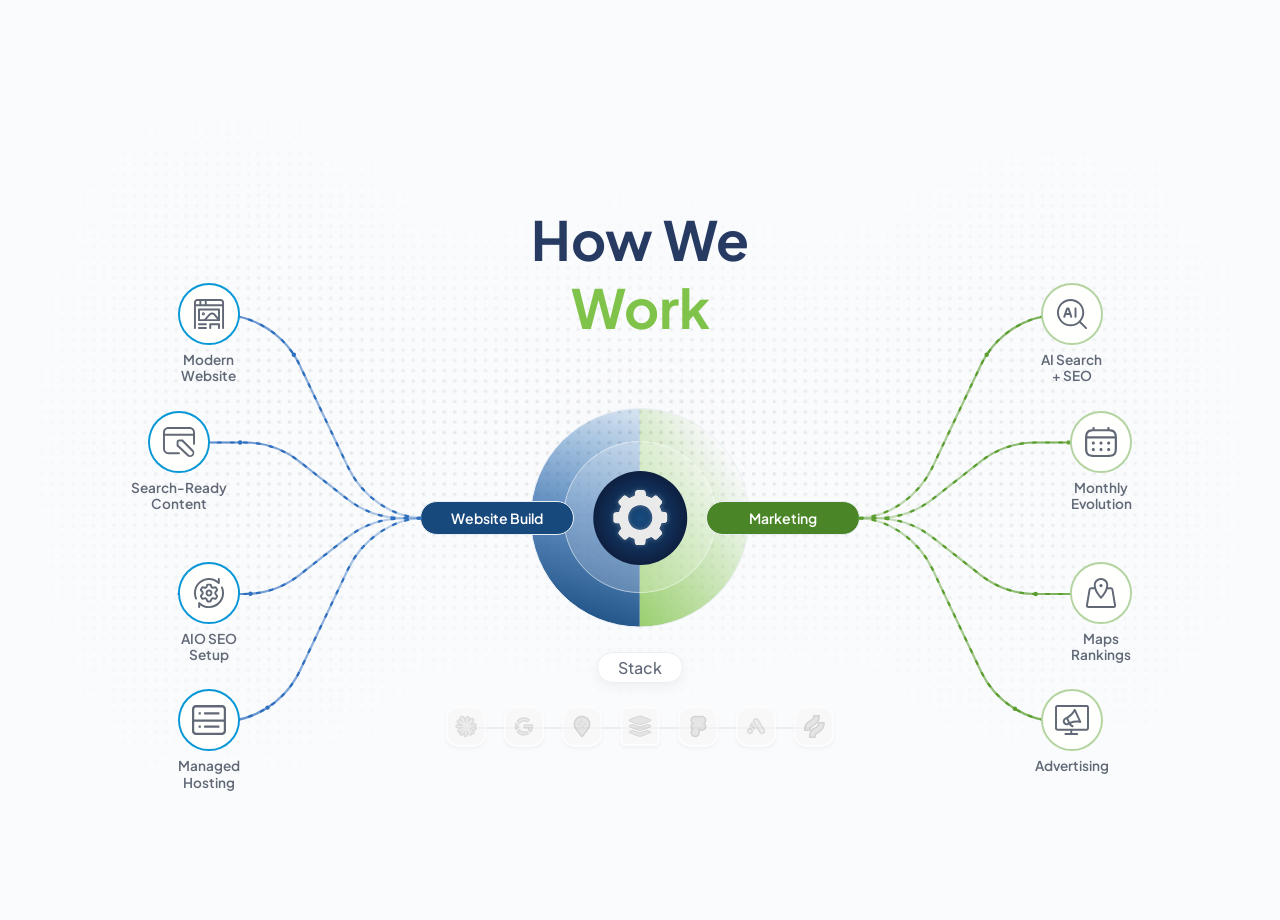
<file: home-3/hero-graphic/index.html>
<!DOCTYPE html>
<html lang="en">
<head>
    <meta charset="UTF-8">
    <meta name="viewport" content="width=device-width, initial-scale=1.0">
    <title>Hero Section</title>
    <!-- Import Plus Jakarta Sans from Google Fonts -->
    <link rel="preconnect" href="https://fonts.googleapis.com">
    <link rel="preconnect" href="https://fonts.gstatic.com" crossorigin>
    <link href="https://fonts.googleapis.com/css2?family=Plus+Jakarta+Sans:ital,wght@0,200..800;1,200..800&display=swap" rel="stylesheet">
    <link rel="stylesheet" href="styles.css">

</head>
<body>
<section class="hero">
    <!-- Static background with mask.svg -->
    <div class="hero-bg-layer hero-static-mask"></div>

    <!-- Dynamic background that follows the cursor -->
    <div class="hero-bg-layer hero-cursor-mask" id="hero-cursor-mask"></div>

    <!-- Tags -->
    <div class="hero-tag">
        <!-- Group L1 -->
        <svg xmlns="http://www.w3.org/2000/svg" width="258" height="223" viewBox="0 0 258 223" fill="none" class="hero-tag-svg hero-tag-svg-1">
            <defs>
                <linearGradient id="desk-grad-l1" x1="250.031" y1="105" x2="18.3711" y2="105" gradientUnits="userSpaceOnUse">
                    <stop offset="0%" stop-color="#2F6FBF" stop-opacity="0.25"/>
                    <stop offset="100%" stop-color="#2F6FBF" stop-opacity="0.9"/>
                </linearGradient>
            </defs>
            <path d="M250.031 206.75C223.0029 206.75 191.7031 186.957 176.968 155.904L128.778 54.3464C114.043 23.2928 82.744 3.5 48.371 3.5H37.5" stroke="url(#desk-grad-l1)" stroke-width="2.2" fill="none" stroke-linecap="round" pathLength="1" class="connector-core"/>
            <path d="M250.031 206.75C223.0029 206.75 191.7031 186.957 176.968 155.904L128.778 54.3464C114.043 23.2928 82.744 3.5 48.371 3.5H37.5" stroke="#2F6FBF" stroke-width="2.2" fill="none" stroke-linecap="round" stroke-dasharray="3 10" class="connector-flow connector-hit hover-group" data-group="l1"/>
            <circle r="2.2" fill="#2F6FBF" pointer-events="none"><animateMotion dur="5.6s" repeatCount="indefinite" begin="0s" keyPoints="1;0" keyTimes="0;1" calcMode="linear" path="M250.031 206.75C223.0029 206.75 191.7031 186.957 176.968 155.904L128.778 54.3464C114.043 23.2928 82.744 3.5 48.371 3.5H37.5"/><animate attributeName="opacity" values="0;1;1;0" keyTimes="0;0.15;0.85;1" dur="5.6s" repeatCount="indefinite" begin="0s"/></circle>
        </svg>
        <svg xmlns="http://www.w3.org/2000/svg" width="64" height="66" viewBox="0 0 64 66" fill="none" class="hero-tag-icon hero-tag-icon-1 hover-group" data-group="l1">
            <circle cx="32" cy="32" r="32" fill="#0898D7"/>
            <g>
                <circle cx="32" cy="32" r="30" fill="#FFFFFD"/>
            </g>
            
                <g transform="translate(16.5, 16.5)"><path d="M12.2783 28.9995C12.8305 28.9995 13.2781 29.4474 13.2783 29.9995C13.2783 30.5518 12.8306 30.9995 12.2783 30.9995H5.18945C4.63717 30.9995 4.18945 30.5518 4.18945 29.9995C4.1897 29.4474 4.63732 28.9995 5.18945 28.9995H12.2783ZM24.8115 29.9995V26.9839H17.7891V29.9995C17.7891 30.5518 17.3413 30.9995 16.7891 30.9995C16.237 30.9993 15.7891 30.5517 15.7891 29.9995V25.9839C15.7891 25.4317 16.237 24.9841 16.7891 24.9839H25.8115C26.3638 24.9839 26.8115 25.4316 26.8115 25.9839V29.9995C26.8115 30.5518 26.3638 30.9995 25.8115 30.9995C25.2593 30.9994 24.8115 30.5517 24.8115 29.9995ZM12.2783 24.9839C12.8306 24.9839 13.2783 25.4316 13.2783 25.9839C13.2783 26.5361 12.8306 26.9839 12.2783 26.9839H5.18945C4.6372 26.9839 4.1895 26.5361 4.18945 25.9839C4.18945 25.4316 4.63717 24.9839 5.18945 24.9839H12.2783ZM25.8115 9.83936C26.3638 9.83936 26.8115 10.2871 26.8115 10.8394V21.7944C26.8115 22.3467 26.3638 22.7944 25.8115 22.7944H5.18945C4.63717 22.7944 4.18945 22.3467 4.18945 21.7944V10.8394C4.18945 10.2871 4.63717 9.83936 5.18945 9.83936H25.8115ZM6.18945 20.7944H24.8115V11.8394H6.18945V20.7944Z" fill="#616876"/> <path d="M18.8105 13.9782C19.4612 13.9971 20.1 14.1575 20.6825 14.4479C21.265 14.7384 21.7778 15.1516 22.1845 15.6599V15.6608L26.5927 21.1706C26.9373 21.6018 26.8674 22.2309 26.4365 22.5759C26.0052 22.9209 25.3752 22.8509 25.0302 22.4196L20.623 16.9099C20.3975 16.6281 20.1129 16.399 19.79 16.238C19.4672 16.077 19.1134 15.9878 18.7529 15.9772C18.3922 15.9667 18.0329 16.0345 17.7011 16.1765C17.3694 16.3184 17.0724 16.5313 16.831 16.7995L11.7324 22.4645C11.3629 22.8747 10.7306 22.9079 10.3202 22.5388C9.90976 22.1693 9.87654 21.5362 10.246 21.1257L15.3447 15.4616C15.7801 14.978 16.3157 14.5947 16.914 14.3386C17.5124 14.0825 18.1598 13.9593 18.8105 13.9782Z" fill="#616876"/> <path d="M10.0488 15.2812C10.0352 15.2127 10.0013 15.1487 9.95117 15.0986C9.90117 15.0488 9.83778 15.0155 9.76953 15.002L9.7002 14.9951C9.6059 14.9951 9.51492 15.032 9.44824 15.0986C9.38156 15.1653 9.34473 15.2563 9.34473 15.3506L9.35156 15.4199C9.36516 15.4882 9.3984 15.5516 9.44824 15.6016C9.51492 15.6682 9.60589 15.7061 9.7002 15.7061C9.79447 15.706 9.88451 15.6682 9.95117 15.6016C10.0012 15.5515 10.0352 15.4884 10.0488 15.4199L10.0557 15.3506L10.0488 15.2812ZM11.3447 15.3506C11.3447 15.7867 11.1717 16.2053 10.8633 16.5137C10.5549 16.822 10.1363 16.9951 9.7002 16.9951C9.2641 16.9951 8.8455 16.822 8.53711 16.5137C8.26718 16.2437 8.10079 15.8893 8.06348 15.5127L8.05566 15.3506L8.06348 15.1875C8.10094 14.8112 8.26737 14.4572 8.53711 14.1875L8.6582 14.0781C8.95077 13.8385 9.31872 13.7061 9.7002 13.7061L9.8623 13.7139C10.185 13.7458 10.4913 13.8726 10.7422 14.0781L10.8633 14.1875L10.9717 14.3086C11.2115 14.6012 11.3447 14.9689 11.3447 15.3506Z" fill="#616876"/> <path d="M29 3.57812C29 3.15967 28.834 2.7578 28.5381 2.46191C28.2422 2.16602 27.8403 2 27.4219 2H13.168V5.43164H29V3.57812ZM7.58301 5.43164H11.168V2H7.58301V5.43164ZM2 5.43164H5.58301V2H3.57812C3.15967 2 2.7578 2.16602 2.46191 2.46191C2.16602 2.7578 2 3.15967 2 3.57812V5.43164ZM31 30C31 30.5523 30.5523 31 30 31C29.4477 31 29 30.5523 29 30V7.43164H2V30C1.99999 30.5523 1.55228 31 1 31C0.44772 31 7.21557e-06 30.5523 0 30V3.57812C0 2.62924 0.376888 1.71881 1.04785 1.04785C1.71882 0.376888 2.62924 0 3.57812 0H27.4219C28.3708 0 29.2812 0.376889 29.9521 1.04785C30.6231 1.71881 31 2.62924 31 3.57812V30Z" fill="#616876"/></g>
            <defs>
                <filter id="filter0_d_9320_2505" x="-4" y="-4" width="72" height="76" filterUnits="userSpaceOnUse" color-interpolation-filters="sRGB">
                    <feFlood flood-opacity="0" result="BackgroundImageFix"/>
                    <feColorMatrix in="SourceAlpha" type="matrix" values="0 0 0 0 0 0 0 0 0 0 0 0 0 0 0 0 0 0 127 0" result="hardAlpha"/>
                    <feOffset dy="4"/>
                    <feGaussianBlur stdDeviation="2"/>
                    <feComposite in2="hardAlpha" operator="out"/>
                    <feColorMatrix type="matrix" values="0 0 0 0 0.0941176 0 0 0 0 0.286275 0 0 0 0 0.490196 0 0 0 0.61 0"/>
                    <feBlend mode="normal" in2="BackgroundImageFix" result="effect1_dropShadow_9320_2505"/>
                    <feBlend mode="normal" in="SourceGraphic" in2="effect1_dropShadow_9320_2505" result="shape"/>
                </filter>
            </defs>
        </svg>
        <div class="hero-tag-icon-label hero-tag-icon-label-1 hover-group" data-group="l1">Modern<br>Website</div>
        <div class="hero-line-dot hero-tag-svg-1 dot-l1" data-group="l1">
            <svg xmlns="http://www.w3.org/2000/svg" width="15" height="15" viewBox="0 0 15 15" fill="none">
                <circle cx="7.5" cy="7.5" r="5.5" fill="#FAFBFD" stroke="#7C95B0" stroke-width="4"/>
            </svg>
        </div>

        <!-- Group L3: Search-Ready Content (upper diagonal) -->
        <svg xmlns="http://www.w3.org/2000/svg" width="287" height="95" viewBox="0 0 287 95" fill="none" class="hero-tag-svg hero-tag-svg-3">
            <defs>
                <linearGradient id="desk-grad-l3" x1="249.5" y1="41" x2="7.5" y2="41" gradientUnits="userSpaceOnUse">
                    <stop offset="0%" stop-color="#2F6FBF" stop-opacity="0.25"/>
                    <stop offset="100%" stop-color="#2F6FBF" stop-opacity="0.9"/>
                </linearGradient>
            </defs>
            <path d="M249.5 79H231.2572C211.3693 79 192.0553 72.3391 176.396 60.08L128.289 22.42C112.629 10.1609 93.3149 3.5 73.4269 3.5H7.5" stroke="url(#desk-grad-l3)" stroke-width="2.2" fill="none" stroke-linecap="round" pathLength="1" class="connector-core"/>
            <path d="M249.5 79H231.2572C211.3693 79 192.0553 72.3391 176.396 60.08L128.289 22.42C112.629 10.1609 93.3149 3.5 73.4269 3.5H7.5" stroke="#2F6FBF" stroke-width="2.2" fill="none" stroke-linecap="round" stroke-dasharray="3 10" class="connector-flow connector-hit hover-group" data-group="l3"/>
            <circle r="2.2" fill="#2F6FBF" pointer-events="none"><animateMotion dur="5.6s" repeatCount="indefinite" begin="0.44s" keyPoints="1;0" keyTimes="0;1" calcMode="linear" path="M249.5 79H231.2572C211.3693 79 192.0553 72.3391 176.396 60.08L128.289 22.42C112.629 10.1609 93.3149 3.5 73.4269 3.5H7.5"/><animate attributeName="opacity" values="0;1;1;0" keyTimes="0;0.15;0.85;1" dur="5.6s" repeatCount="indefinite" begin="0.44s"/></circle>
        </svg>
        <svg xmlns="http://www.w3.org/2000/svg" width="64" height="66" viewBox="0 0 64 66" fill="none" class="hero-tag-icon hero-tag-icon-3 hover-group" data-group="l3">
            <circle cx="32" cy="32" r="32" fill="#0897D6"/>
            <g>
                <circle cx="32" cy="32" r="30" fill="#FFFFFD"/>
            </g>
            
                <g transform="translate(15.5, 16.5)"><path d="M16.7539 12.9248L16.9072 12.9375L20 13H20.5L30.9863 23.4521C32.7294 25.179 32.7295 27.9783 30.9863 29.7051C29.2431 31.4318 26.417 31.4318 24.6738 29.7051L14 19.5V19L14.0605 15.7578C13.884 14.1822 15.1799 12.8426 16.7539 12.9248ZM16 18.5L27 29C28 29.5 28.965 29.03 29.5 28.5C30.035 27.97 31 27 30.5 26L19.5 15H16V18.5ZM27.3281 0C30.4606 0 32.9999 2.51517 33 5.61816V16.8555C33 17.7017 32.8543 18.5 32 18.5C31.1457 18.5 31 17.7017 31 16.8555V9H2V23C2.00002 24.4105 3.57613 26 5 26H15.9844C16.8387 26 17.5 26.1537 17.5 27C17.5 27.8463 16.8387 28 15.9844 28H5.67188C2.53938 28 0 25.5767 0 22.4736V5.5C0 2.39697 2.53938 3.74659e-05 5.67188 0H27.3281ZM5 2C3.57612 2 2 3.58952 2 5V7H31V5C31 3.58952 29.4239 2 28 2H5Z" fill="#616876"/></g>
            <defs>
                <filter id="filter0_d_9320_2533" x="-4" y="-4" width="72" height="76" filterUnits="userSpaceOnUse" color-interpolation-filters="sRGB">
                    <feFlood flood-opacity="0" result="BackgroundImageFix"/>
                    <feColorMatrix in="SourceAlpha" type="matrix" values="0 0 0 0 0 0 0 0 0 0 0 0 0 0 0 0 0 0 127 0" result="hardAlpha"/>
                    <feOffset dy="4"/>
                    <feGaussianBlur stdDeviation="2"/>
                    <feComposite in2="hardAlpha" operator="out"/>
                    <feColorMatrix type="matrix" values="0 0 0 0 0.0941176 0 0 0 0 0.286275 0 0 0 0 0.490196 0 0 0 0.61 0"/>
                    <feBlend mode="normal" in2="BackgroundImageFix" result="effect1_dropShadow_9320_2533"/>
                    <feBlend mode="normal" in="SourceGraphic" in2="effect1_dropShadow_9320_2533" result="shape"/>
                </filter>
            </defs>
        </svg>
        <div class="hero-tag-icon-label hero-tag-icon-label-3 hover-group" data-group="l3">Search-Ready<br>Content</div>
        <div class="hero-line-dot hero-tag-svg-3 dot-l3" data-group="l3">
            <svg xmlns="http://www.w3.org/2000/svg" width="15" height="15" viewBox="0 0 15 15" fill="none">
                <circle cx="7.5" cy="7.5" r="5.5" fill="#FAFBFD" stroke="#7C95B0" stroke-width="4"/>
            </svg>
        </div>

        <!-- Group L2: AIO SEO Setup (lower diagonal) -->
        <svg xmlns="http://www.w3.org/2000/svg" width="287" height="95" viewBox="0 0 287 95" fill="none" class="hero-tag-svg hero-tag-svg-2">
            <defs>
                <linearGradient id="desk-grad-l2" x1="249.5" y1="41" x2="7.5" y2="41" gradientUnits="userSpaceOnUse">
                    <stop offset="0%" stop-color="#2F6FBF" stop-opacity="0.25"/>
                    <stop offset="100%" stop-color="#2F6FBF" stop-opacity="0.9"/>
                </linearGradient>
            </defs>
            <path d="M249.5 3.5H231.2572C211.3693 3.5 192.0553 10.1609 176.396 22.42L128.289 60.08C112.629 72.3391 93.3149 79 73.4269 79H7.5" stroke="url(#desk-grad-l2)" stroke-width="2.2" fill="none" stroke-linecap="round" pathLength="1" class="connector-core"/>
            <path d="M249.5 3.5H231.2572C211.3693 3.5 192.0553 10.1609 176.396 22.42L128.289 60.08C112.629 72.3391 93.3149 79 73.4269 79H7.5" stroke="#2F6FBF" stroke-width="2.2" fill="none" stroke-linecap="round" stroke-dasharray="3 10" class="connector-flow connector-hit hover-group" data-group="l2"/>
            <circle r="2.2" fill="#2F6FBF" pointer-events="none"><animateMotion dur="5.6s" repeatCount="indefinite" begin="0.22s" keyPoints="1;0" keyTimes="0;1" calcMode="linear" path="M249.5 3.5H231.2572C211.3693 3.5 192.0553 10.1609 176.396 22.42L128.289 60.08C112.629 72.3391 93.3149 79 73.4269 79H7.5"/><animate attributeName="opacity" values="0;1;1;0" keyTimes="0;0.15;0.85;1" dur="5.6s" repeatCount="indefinite" begin="0.22s"/></circle>
        </svg>
        <svg xmlns="http://www.w3.org/2000/svg" width="64" height="66" viewBox="0 0 64 66" fill="none" class="hero-tag-icon hero-tag-icon-2 hover-group" data-group="l2">
            <circle cx="32" cy="32" r="32" fill="#0897D6"/>
            <g>
                <circle cx="32" cy="32" r="30" fill="#FFFFFD"/>
            </g>
            
                <g transform="translate(16.5, 16.5)"><path d="M20.9624 15.4998C20.9624 14.8882 21.1634 14.1756 21.5413 13.6912L21.5587 13.6688L21.5782 13.6465L22.4601 12.6431L22.4621 12.6402C22.5642 12.5247 22.6446 12.4349 22.7117 12.3556C22.754 12.3057 22.7842 12.2643 22.8088 12.2322C22.791 12.1946 22.7692 12.1466 22.737 12.0865C22.6973 12.0125 22.6499 11.9293 22.5932 11.8291L22.5505 11.7544L22.1289 11.0084C22.0476 10.8645 21.983 10.7514 21.9259 10.6558C21.8951 10.604 21.8671 10.564 21.8453 10.5305C21.8091 10.5387 21.765 10.5476 21.7122 10.5616C21.6067 10.5895 21.4847 10.6249 21.3285 10.6703L21.3237 10.6713L20.2795 10.9705L20.2562 10.9773L20.2319 10.9831C19.6075 11.1286 18.9516 11.0443 18.3835 10.7471L18.3631 10.7364L18.3436 10.7257L18.0552 10.5567L18.0318 10.5441L18.0105 10.5295C17.5258 10.2115 17.1538 9.74722 16.9498 9.20461L16.943 9.18616L16.9362 9.16576L16.6506 8.29836L16.5302 7.93702C16.5103 7.88028 16.4911 7.83621 16.4767 7.80007C16.4422 7.79811 16.4 7.79437 16.3485 7.79327C16.2471 7.79111 16.1298 7.79133 15.9785 7.79133H15.0236C14.8719 7.79133 14.754 7.79101 14.6526 7.79327C14.6002 7.79444 14.5574 7.79802 14.5224 7.80007C14.5081 7.83615 14.4898 7.88048 14.47 7.93702L14.3495 8.29836L14.064 9.16576L14.0572 9.18616L14.0494 9.20655C13.8449 9.74813 13.4739 10.2112 12.9897 10.5285L12.9489 10.5538L12.6604 10.7238L12.64 10.7354L12.6196 10.7461C12.0472 11.0474 11.3917 11.1277 10.7692 10.9831L10.7449 10.9773L10.7206 10.9705L9.67647 10.6713L9.67161 10.6703C9.51542 10.6249 9.39341 10.5895 9.28794 10.5616C9.23464 10.5474 9.19032 10.5387 9.15389 10.5305C9.13211 10.5639 9.10496 10.6043 9.07424 10.6558C9.01722 10.7514 8.95351 10.8646 8.87221 11.0084H8.87124L8.44968 11.7544C8.37343 11.8891 8.31376 11.9944 8.26415 12.0865C8.23231 12.1457 8.20922 12.1929 8.1913 12.2303C8.21625 12.2627 8.24745 12.3039 8.29038 12.3546C8.35784 12.4344 8.43758 12.525 8.54001 12.6412L8.54098 12.6431L9.42295 13.6465L9.44238 13.6688L9.46083 13.6912C9.83868 14.1756 10.0388 14.8882 10.0388 15.4998C10.0388 16.1129 9.83746 16.8224 9.4618 17.3065L9.44335 17.3298L9.42295 17.3531L8.54098 18.3565L8.53904 18.3594C8.43665 18.4751 8.35675 18.5655 8.28941 18.645C8.2471 18.6949 8.21603 18.7353 8.1913 18.7674C8.20915 18.8046 8.23126 18.8519 8.26318 18.9111L8.44871 19.2433L8.44968 19.2443L8.87124 19.9903C8.95276 20.134 9.01702 20.247 9.07424 20.3429C9.10493 20.3943 9.13208 20.4346 9.15389 20.4682C9.19028 20.4599 9.23474 20.4521 9.28794 20.438C9.39341 20.4101 9.51542 20.3747 9.67161 20.3293L9.67647 20.3283L10.7206 20.0291L10.744 20.0223L10.7682 20.0165C11.3146 19.8892 11.8854 19.9374 12.4001 20.1505L12.6167 20.2525L12.6371 20.2632L12.6565 20.2739L12.946 20.4429L12.9664 20.4546L12.9868 20.4682C13.4153 20.7471 13.7509 21.1393 13.9649 21.593L14.0484 21.7911L14.0572 21.8125L14.064 21.8338L14.3495 22.7032L14.3505 22.7051C14.3981 22.8513 14.4357 22.966 14.47 23.0635C14.4896 23.1194 14.5083 23.1629 14.5224 23.1986C14.5573 23.2006 14.5995 23.2052 14.6516 23.2063C14.7534 23.2085 14.8715 23.2083 15.0236 23.2083H15.9785C16.1302 23.2083 16.2481 23.2086 16.3495 23.2063C16.4016 23.2052 16.4438 23.2006 16.4787 23.1986C16.4929 23.1628 16.5125 23.1195 16.5321 23.0635C16.5663 22.966 16.604 22.8513 16.6516 22.7051V22.7032L16.9381 21.8338L16.944 21.8144L16.9517 21.795C17.1563 21.2498 17.5284 20.7841 18.0173 20.4682L18.0348 20.4565L18.0532 20.4458L18.3417 20.2758L18.3621 20.2642L18.3825 20.2535C18.8834 19.9899 19.4476 19.8953 19.9978 19.9728L20.2329 20.0165L20.2572 20.0223L20.2814 20.0291L21.3256 20.3283L21.3295 20.3293C21.4859 20.3747 21.6086 20.4101 21.7142 20.438C21.7665 20.4519 21.8103 20.46 21.8463 20.4682C21.8682 20.4345 21.8969 20.3947 21.9279 20.3429C21.9851 20.247 22.0493 20.134 22.1309 19.9903L22.5524 19.2452C22.6287 19.1105 22.6883 19.0052 22.7379 18.9131C22.7698 18.8538 22.7909 18.8057 22.8088 18.7683C22.7841 18.7363 22.754 18.6949 22.7117 18.645C22.6441 18.5651 22.5639 18.475 22.4611 18.3584L22.4601 18.3565L21.5782 17.3531L21.5587 17.3308L21.5413 17.3084C21.1634 16.824 20.9624 16.1114 20.9624 15.4998ZM22.9516 15.4998C22.9516 15.6076 22.9722 15.7382 23.0109 15.8631C23.0469 15.9792 23.0869 16.0489 23.1051 16.0758L23.9531 17.0423C24.1366 17.2504 24.3331 17.4691 24.4766 17.6736C24.6357 17.9003 24.79 18.1887 24.8282 18.5595L24.836 18.6955C24.8426 19.0067 24.7605 19.2744 24.666 19.4959C24.6169 19.611 24.5553 19.7323 24.4893 19.8552L24.2833 20.2253L23.8608 20.9713C23.7135 21.2311 23.5611 21.5038 23.4043 21.7173C23.233 21.9504 22.9931 22.2037 22.6262 22.3554L22.6272 22.3564C22.2579 22.5105 21.907 22.4993 21.618 22.4526C21.3562 22.4103 21.0576 22.3224 20.7739 22.2399V22.2389L19.7725 21.9523C19.6158 21.9182 19.4576 21.9385 19.3189 22.0087L19.0906 22.1437C18.9695 22.224 18.8716 22.3422 18.8157 22.4876L18.5418 23.321C18.4549 23.5876 18.3668 23.866 18.263 24.0932C18.1491 24.3426 17.9801 24.619 17.6841 24.8382L17.6802 24.8411C17.38 25.0613 17.0631 25.1385 16.7895 25.1704C16.5427 25.1991 16.2523 25.1976 15.9785 25.1976H15.0236C14.7519 25.1976 14.4612 25.1997 14.2145 25.1713C13.9406 25.1398 13.6204 25.062 13.318 24.8382C13.0219 24.619 12.8531 24.3426 12.7391 24.0932C12.6354 23.8661 12.5461 23.5884 12.4593 23.3219V23.321L12.1874 22.4943C12.1284 22.3422 12.0287 22.2198 11.9066 22.1388L11.6842 22.0097C11.5425 21.9385 11.3806 21.9187 11.2257 21.9533L10.2262 22.2389L10.2272 22.2399C9.94373 22.3223 9.64577 22.4103 9.3841 22.4526C9.09513 22.4993 8.74413 22.5103 8.37489 22.3564V22.3554C8.0083 22.2037 7.769 21.9503 7.59782 21.7173C7.441 21.5038 7.28768 21.2312 7.14033 20.9713V20.9703L6.7178 20.2234L6.71877 20.2224C6.58096 19.9796 6.43445 19.7263 6.33606 19.4959C6.22762 19.2418 6.13576 18.9281 6.17385 18.5585L6.19328 18.4235C6.25055 18.117 6.38647 17.8718 6.52547 17.6736C6.66932 17.4686 6.86467 17.2497 7.04902 17.0413H7.04999L7.89408 16.0787C7.91291 16.0514 7.95458 15.9803 7.99121 15.8621C8.02982 15.7375 8.04949 15.6074 8.04949 15.4998C8.04949 15.392 8.02988 15.2614 7.99121 15.1365C7.95479 15.019 7.91394 14.949 7.89602 14.9228L7.04902 13.9564C6.86499 13.7477 6.669 13.5297 6.52547 13.325C6.38676 13.1271 6.25061 12.8815 6.19328 12.5751L6.17385 12.4401C6.13555 12.0703 6.22806 11.7568 6.33606 11.5037C6.43446 11.2732 6.58071 11.0182 6.71877 10.7743L7.14033 10.0283H7.1413C7.28882 9.76745 7.44076 9.49496 7.59782 9.28135C7.76978 9.0475 8.00913 8.79453 8.37489 8.64318L8.51184 8.59267C8.83044 8.49217 9.13113 8.50616 9.3841 8.54702C9.64577 8.58931 9.94373 8.67731 10.2272 8.75974H10.2262L11.2277 9.04628C11.3849 9.0809 11.543 9.06033 11.6823 8.98995L11.9125 8.85493C12.038 8.76873 12.1345 8.64606 12.1883 8.50331L12.4603 7.67671C12.5468 7.41128 12.6359 7.13473 12.7391 6.90839C12.8527 6.65922 13.021 6.3813 13.318 6.16143L13.3209 6.15852C13.6213 5.9381 13.9388 5.86106 14.2126 5.82924C14.4595 5.80054 14.7497 5.80204 15.0236 5.80204H15.9785C16.2495 5.80204 16.5401 5.79986 16.7866 5.82827C17.0603 5.85982 17.3799 5.93772 17.6822 6.16143C17.9792 6.38131 18.1485 6.6592 18.2621 6.90839C18.3652 7.13466 18.4534 7.41141 18.5399 7.67671L18.8138 8.51011C18.8688 8.65324 18.9673 8.77522 19.0945 8.86076L19.315 8.98898C19.4568 9.06047 19.6184 9.07978 19.7734 9.04531L20.7729 8.75974L21.2032 8.63832C21.3457 8.60075 21.4854 8.56815 21.6161 8.54702C21.9051 8.50033 22.2568 8.4891 22.6262 8.64318L22.6253 8.64415C22.9909 8.79551 23.2304 9.04755 23.4023 9.28135C23.5594 9.49495 23.7113 9.76744 23.8589 10.0283L24.2163 10.6577L24.2833 10.7753C24.4229 11.0212 24.5678 11.2755 24.666 11.5076C24.7734 11.7616 24.8631 12.0719 24.8273 12.4362C24.7907 12.8082 24.6351 13.0985 24.4766 13.325C24.3334 13.5297 24.1381 13.7464 23.954 13.9544L23.955 13.9554L23.1051 14.9228C23.0871 14.9492 23.0472 15.0194 23.0109 15.1365C22.9722 15.2614 22.9516 15.392 22.9516 15.4998Z" fill="#616876"/> <path d="M17.0439 15.4995C17.0438 14.6471 16.352 13.9561 15.4995 13.9561C14.6472 13.9563 13.9563 14.6472 13.9561 15.4995C13.9561 16.352 14.6471 17.0438 15.4995 17.0439C16.3521 17.0439 17.0439 16.3521 17.0439 15.4995ZM19.0332 15.4995C19.0332 17.4508 17.4508 19.0332 15.4995 19.0332C13.5484 19.033 11.9668 17.4507 11.9668 15.4995C11.967 13.5485 13.5485 11.967 15.4995 11.9668C17.4507 11.9668 19.033 13.5484 19.0332 15.4995Z" fill="#616876"/> <path d="M4.35156 30.0054V25.8578C4.35165 25.4572 4.59211 25.0958 4.96155 24.9408C5.3311 24.7859 5.75781 24.8678 6.04362 25.1487C8.56599 27.6274 11.9621 29.0149 15.4985 29.0107H15.4995C22.9614 29.0107 29.0107 22.9614 29.0107 15.4995L29.0059 15.1508C28.9621 13.4102 28.5821 11.6933 27.8859 10.095C27.6666 9.59149 27.8972 9.00509 28.4007 8.78568C28.9043 8.56632 29.4907 8.79691 29.7101 9.30049C30.5619 11.2561 31.0013 13.3665 31 15.4995L30.9942 15.8997C30.7821 24.2752 23.927 30.9987 15.5005 30.999C12.1871 31.0028 8.98159 29.9426 6.34084 28.0054V30.0054C6.34067 30.5545 5.89542 31 5.3462 31C4.79698 31 4.35173 30.5545 4.35156 30.0054ZM0 15.4995C0.000180439 6.93955 6.93871 0.00167206 15.4985 0.00097133L15.4995 0V0.00097133C18.8127 -0.00277361 22.0185 1.05652 24.6592 2.99364V0.994642C24.6592 0.445321 25.1045 0 25.6538 0C26.203 0.000174255 26.6484 0.445429 26.6484 0.994642V5.14125C26.6484 5.54189 26.4079 5.90415 26.0384 6.05916C25.669 6.21409 25.2422 6.13206 24.9564 5.85129C22.4341 3.37253 19.0379 1.98521 15.5015 1.98928H15.4995C8.03788 1.98946 1.98946 8.03788 1.98928 15.4995V15.5005C1.98807 17.3601 2.3705 19.2001 3.11311 20.905C3.3324 21.4086 3.10189 21.994 2.59831 22.2133C2.09487 22.4325 1.50943 22.2028 1.28993 21.6995C0.491194 19.8658 0.0550402 17.8957 0.00485665 15.8987L0 15.4995Z" fill="#616876"/></g>
            <defs>
                <filter id="filter0_d_9320_2547" x="-4" y="-4" width="72" height="76" filterUnits="userSpaceOnUse" color-interpolation-filters="sRGB">
                    <feFlood flood-opacity="0" result="BackgroundImageFix"/>
                    <feColorMatrix in="SourceAlpha" type="matrix" values="0 0 0 0 0 0 0 0 0 0 0 0 0 0 0 0 0 0 127 0" result="hardAlpha"/>
                    <feOffset dy="4"/>
                    <feGaussianBlur stdDeviation="2"/>
                    <feComposite in2="hardAlpha" operator="out"/>
                    <feColorMatrix type="matrix" values="0 0 0 0 0.0941176 0 0 0 0 0.286275 0 0 0 0 0.490196 0 0 0 0.61 0"/>
                    <feBlend mode="normal" in2="BackgroundImageFix" result="effect1_dropShadow_9320_2547"/>
                    <feBlend mode="normal" in="SourceGraphic" in2="effect1_dropShadow_9320_2547" result="shape"/>
                </filter>
            </defs>
        </svg>
        <div class="hero-tag-icon-label hero-tag-icon-label-2 hover-group" data-group="l2">AIO SEO<br>Setup</div>
        <div class="hero-line-dot hero-tag-svg-2 dot-l2" data-group="l2">
            <svg xmlns="http://www.w3.org/2000/svg" width="15" height="15" viewBox="0 0 15 15" fill="none">
                <circle cx="7.5" cy="7.5" r="5.5" fill="#FAFBFD" stroke="#7C95B0" stroke-width="4"/>
            </svg>
        </div>

        <!-- Group L4: Managed Hosting (bottom curve) -->
        <svg xmlns="http://www.w3.org/2000/svg" width="258" height="223" viewBox="0 0 258 223" fill="none" class="hero-tag-svg hero-tag-svg-4">
            <defs>
                <linearGradient id="desk-grad-l4" x1="250.031" y1="105" x2="18.3711" y2="105" gradientUnits="userSpaceOnUse">
                    <stop offset="0%" stop-color="#2F6FBF" stop-opacity="0.25"/>
                    <stop offset="100%" stop-color="#2F6FBF" stop-opacity="0.9"/>
                </linearGradient>
            </defs>
            <path d="M250.031 3.5C223.0029 3.5 191.7031 23.2928 176.968 54.3464L128.778 155.904C114.043 186.957 82.744 206.75 48.371 206.75H37.5" stroke="url(#desk-grad-l4)" stroke-width="2.2" fill="none" stroke-linecap="round" pathLength="1" class="connector-core"/>
            <path d="M250.031 3.5C223.0029 3.5 191.7031 23.2928 176.968 54.3464L128.778 155.904C114.043 186.957 82.744 206.75 48.371 206.75H37.5" stroke="#2F6FBF" stroke-width="2.2" fill="none" stroke-linecap="round" stroke-dasharray="3 10" class="connector-flow connector-hit hover-group" data-group="l4"/>
            <circle r="2.2" fill="#2F6FBF" pointer-events="none"><animateMotion dur="5.6s" repeatCount="indefinite" begin="0.66s" keyPoints="1;0" keyTimes="0;1" calcMode="linear" path="M250.031 3.5C223.0029 3.5 191.7031 23.2928 176.968 54.3464L128.778 155.904C114.043 186.957 82.744 206.75 48.371 206.75H37.5"/><animate attributeName="opacity" values="0;1;1;0" keyTimes="0;0.15;0.85;1" dur="5.6s" repeatCount="indefinite" begin="0.66s"/></circle>
        </svg>
        <svg xmlns="http://www.w3.org/2000/svg" width="64" height="66" viewBox="0 0 64 66" fill="none" class="hero-tag-icon hero-tag-icon-4 hover-group" data-group="l4">
            <circle cx="32" cy="32" r="32" fill="#0897D6"/>
            <g>
                <circle cx="32" cy="32" r="30" fill="#FFFFFD"/>
            </g>
            
                <g transform="translate(14.5, 16.5)"><path d="M6.77344 9.92006L6.77417 7.43994L9.03223 7.44006V9.92006H6.77344ZM12.4193 9.92006H28.2258V7.44006H12.4193V9.92006ZM6.77417 21.0801V23.5601H9.03223V21.0801H6.77417ZM28.2258 23.5601H12.4193V21.0801H28.2258V23.5601Z" fill="#616876"/> <path fill-rule="evenodd" clip-rule="evenodd" d="M0.000285916 4.65C0.000285916 3.2112 0.202693 2.25738 1.12903 1.24C2.05537 0.222615 3.20609 4.75436e-05 4.51613 4.75436e-05L30.4839 0C31.7939 0 32.9446 0.222615 33.871 1.24C34.7973 2.25738 35 3.2112 35 4.65V26.35C35 27.7888 34.7973 28.7426 33.871 29.76C32.9446 30.7774 31.7939 31 30.4839 31H4.51613C3.20609 31 2.05537 30.7774 1.12903 29.76C0.202693 28.7426 0 28.0988 0 26.66L0.000285916 21.08V15.5V4.65ZM4.51642 2.48H30.4842C30.9208 2.48 31.8689 2.76087 32.1777 3.1C32.4865 3.43913 32.7422 4.1704 32.7422 4.65V14.88H2.25835V4.65C2.25835 4.1704 2.5138 3.43913 2.82258 3.1C3.3871 2.48 4.07973 2.48 4.51642 2.48ZM2.25835 17.36V26.66C2.25835 27.1396 2.51409 27.5609 2.82287 27.9C3.13165 28.2391 3.89119 28.52 4.32788 28.52H30.4842C30.9208 28.52 31.8689 28.2391 32.1777 27.9C32.4865 27.5609 32.7422 26.8296 32.7422 26.35V17.36H2.25835Z" fill="#616876"/></g>
            <defs>
                <filter id="filter0_d_l4_hosting" x="-4" y="-4" width="72" height="76" filterUnits="userSpaceOnUse" color-interpolation-filters="sRGB">
                    <feFlood flood-opacity="0" result="BackgroundImageFix"/>
                    <feColorMatrix in="SourceAlpha" type="matrix" values="0 0 0 0 0 0 0 0 0 0 0 0 0 0 0 0 0 0 127 0" result="hardAlpha"/>
                    <feOffset dy="4"/>
                    <feGaussianBlur stdDeviation="2"/>
                    <feComposite in2="hardAlpha" operator="out"/>
                    <feColorMatrix type="matrix" values="0 0 0 0 0.0941176 0 0 0 0 0.286275 0 0 0 0 0.490196 0 0 0 0.61 0"/>
                    <feBlend mode="normal" in2="BackgroundImageFix" result="effect1_dropShadow_l4_hosting"/>
                    <feBlend mode="normal" in="SourceGraphic" in2="effect1_dropShadow_l4_hosting" result="shape"/>
                </filter>
            </defs>
        </svg>
        <div class="hero-tag-icon-label hero-tag-icon-label-4 hover-group" data-group="l4">Managed<br>Hosting</div>
        <div class="hero-line-dot hero-tag-svg-4 dot-l4" data-group="l4">
            <svg xmlns="http://www.w3.org/2000/svg" width="15" height="15" viewBox="0 0 15 15" fill="none">
                <circle cx="7.5" cy="7.5" r="5.5" fill="#FAFBFD" stroke="#7C95B0" stroke-width="4"/>
            </svg>
        </div>
        Website Build
    </div>
    <div class="hero-tag-right">
        <!-- Group R1 -->
        <svg xmlns="http://www.w3.org/2000/svg" width="258" height="223" viewBox="0 0 258 223" fill="none" class="hero-tag-svg hero-tag-right-svg-1">
            <defs>
                <linearGradient id="desk-grad-r1" x1="37.5" y1="105" x2="250.031" y2="105" gradientUnits="userSpaceOnUse">
                    <stop offset="0%" stop-color="#5A9E2F" stop-opacity="0.25"/>
                    <stop offset="100%" stop-color="#5A9E2F" stop-opacity="0.9"/>
                </linearGradient>
            </defs>
            <path d="M37.49998 206.75C64.5281 206.75 95.8279 186.957 110.563 155.904L158.753 54.3464C173.488 23.2928 204.787 3.5 239.16 3.5H250.031" stroke="url(#desk-grad-r1)" stroke-width="2.2" fill="none" stroke-linecap="round" pathLength="1" class="connector-core"/>
            <path d="M37.49998 206.75C64.5281 206.75 95.8279 186.957 110.563 155.904L158.753 54.3464C173.488 23.2928 204.787 3.5 239.16 3.5H250.031" stroke="#5A9E2F" stroke-width="2.2" fill="none" stroke-linecap="round" stroke-dasharray="3 10" class="connector-flow connector-hit hover-group" data-group="r1"/>
            <circle r="2.2" fill="#5A9E2F" pointer-events="none"><animateMotion dur="5.6s" repeatCount="indefinite" begin="0s" keyPoints="1;0" keyTimes="0;1" calcMode="linear" path="M37.49998 206.75C64.5281 206.75 95.8279 186.957 110.563 155.904L158.753 54.3464C173.488 23.2928 204.787 3.5 239.16 3.5H250.031"/><animate attributeName="opacity" values="0;1;1;0" keyTimes="0;0.15;0.85;1" dur="5.6s" repeatCount="indefinite" begin="0s"/></circle>
        </svg>
        <svg xmlns="http://www.w3.org/2000/svg" width="64" height="66" viewBox="0 0 64 66" fill="none" class="hero-tag-icon hero-tag-right-icon-1 hover-group" data-group="r1">
            <circle cx="32" cy="32" r="32" fill="#B3D4A0"/>
            <g>
                <circle cx="32" cy="32" r="30" fill="#FFFFFD"/>
            </g>
            
                <g transform="translate(16.5, 16.5)"><path d="M22.7675 22.768C23.158 22.3775 23.791 22.3775 24.1816 22.768L30.707 29.2934C31.097 29.6839 31.0973 30.3171 30.707 30.7074C30.3164 31.098 29.6824 31.098 29.2919 30.7074L22.7675 24.1821C22.377 23.7915 22.377 23.1585 22.7675 22.768Z" fill="#616876"/> <path d="M26.0996 14.0498C26.0996 10.854 24.8301 7.78907 22.5703 5.5293C20.3105 3.26953 17.2456 2 14.0498 2C10.854 2.00001 7.78907 3.26951 5.5293 5.5293C3.26955 7.78907 2.00004 10.854 2 14.0498C2 17.2456 3.2696 20.3105 5.5293 22.5703C7.78907 24.8301 10.854 26.0996 14.0498 26.0996C17.2456 26.0996 20.3105 24.8301 22.5703 22.5703C24.83 20.3105 26.0996 17.2456 26.0996 14.0498ZM28.0996 14.0498C28.0996 17.776 26.6192 21.3495 23.9844 23.9844C21.3495 26.6193 17.7761 28.0996 14.0498 28.0996C10.3236 28.0996 6.75008 26.6192 4.11523 23.9844C1.48046 21.3495 0 17.776 0 14.0498C4.21777e-05 10.3236 1.48041 6.75008 4.11523 4.11523C6.75008 1.48038 10.3236 1.31333e-05 14.0498 0C17.776 0 21.3495 1.4804 23.9844 4.11523C26.6192 6.75008 28.0996 10.3236 28.0996 14.0498Z" fill="#616876"/> <path d="M11.1503 8.70093C11.5707 8.70094 11.9808 8.8333 12.3221 9.07886C12.6207 9.29376 12.8539 9.58583 12.9969 9.92261L13.0526 10.0691V10.071L15.7235 18.0837C15.8981 18.6076 15.6154 19.1736 15.0917 19.3484C14.5678 19.523 14.0008 19.2404 13.826 18.7166L13.0868 16.4998H9.21276L8.4735 18.7166C8.29867 19.2402 7.73263 19.523 7.20885 19.3484C6.68506 19.1737 6.4024 18.6076 6.57702 18.0837L9.24792 10.071V10.0691C9.38157 9.67061 9.63725 9.32437 9.97839 9.07886C10.3197 8.83329 10.7298 8.70093 11.1503 8.70093ZM18.1249 18.4001V9.69995C18.1249 9.14775 18.5727 8.70009 19.1249 8.69995C19.6772 8.69995 20.1249 9.14767 20.1249 9.69995V18.4001C20.1248 18.9523 19.6771 19.4001 19.1249 19.4001C18.5728 19.4 18.125 18.9522 18.1249 18.4001ZM11.1464 10.7019C11.1454 10.7026 11.1448 10.7037 11.1444 10.7048L9.87878 14.4998H12.4208L11.1551 10.7039V10.7029L11.1542 10.7019C11.1531 10.7011 11.1516 10.7009 11.1503 10.7009C11.1489 10.7009 11.1474 10.7011 11.1464 10.7019Z" fill="#616876"/></g>
            <defs>
                <filter id="filter0_d_9320_2527" x="-4" y="-4" width="72" height="76" filterUnits="userSpaceOnUse" color-interpolation-filters="sRGB">
                    <feFlood flood-opacity="0" result="BackgroundImageFix"/>
                    <feColorMatrix in="SourceAlpha" type="matrix" values="0 0 0 0 0 0 0 0 0 0 0 0 0 0 0 0 0 0 127 0" result="hardAlpha"/>
                    <feOffset dy="4"/>
                    <feGaussianBlur stdDeviation="2"/>
                    <feComposite in2="hardAlpha" operator="out"/>
                    <feColorMatrix type="matrix" values="0 0 0 0 0.290196 0 0 0 0 0.52549 0 0 0 0 0.156863 0 0 0 0.61 0"/>
                    <feBlend mode="normal" in2="BackgroundImageFix" result="effect1_dropShadow_9320_2527"/>
                    <feBlend mode="normal" in="SourceGraphic" in2="effect1_dropShadow_9320_2527" result="shape"/>
                </filter>
            </defs>
        </svg>
        <div class="hero-tag-icon-label hero-tag-right-icon-label-1 hover-group" data-group="r1">AI Search<br>+ SEO</div>
        <div class="hero-line-dot hero-tag-right-svg-1 dot-r1" data-group="r1">
            <svg xmlns="http://www.w3.org/2000/svg" width="15" height="15" viewBox="0 0 15 15" fill="none">
                <circle cx="7.5" cy="7.5" r="5.5" fill="#FAFBFD" stroke="#7C95B0" stroke-width="4"/>
            </svg>
        </div>

        <!-- Group R2 -->
        <svg xmlns="http://www.w3.org/2000/svg" width="287" height="95" viewBox="0 0 287 95" fill="none" class="hero-tag-svg hero-tag-right-svg-2">
            <defs>
                <linearGradient id="desk-grad-r2" x1="37.5" y1="41" x2="279.5" y2="41" gradientUnits="userSpaceOnUse">
                    <stop offset="0%" stop-color="#5A9E2F" stop-opacity="0.25"/>
                    <stop offset="100%" stop-color="#5A9E2F" stop-opacity="0.9"/>
                </linearGradient>
            </defs>
            <path d="M37.5 3.5H55.7428C75.6303 3.5 94.9447 10.1609 110.604 22.42L158.711 60.08C174.371 72.3391 193.685 79 213.573 79H279.5" stroke="url(#desk-grad-r2)" stroke-width="2.2" fill="none" stroke-linecap="round" pathLength="1" class="connector-core"/>
            <path d="M37.5 3.5H55.7428C75.6303 3.5 94.9447 10.1609 110.604 22.42L158.711 60.08C174.371 72.3391 193.685 79 213.573 79H279.5" stroke="#5A9E2F" stroke-width="2.2" fill="none" stroke-linecap="round" stroke-dasharray="3 10" class="connector-flow connector-hit hover-group" data-group="r2"/>
            <circle r="2.2" fill="#5A9E2F" pointer-events="none"><animateMotion dur="5.6s" repeatCount="indefinite" begin="0.35s" keyPoints="1;0" keyTimes="0;1" calcMode="linear" path="M37.5 3.5H55.7428C75.6303 3.5 94.9447 10.1609 110.604 22.42L158.711 60.08C174.371 72.3391 193.685 79 213.573 79H279.5"/><animate attributeName="opacity" values="0;1;1;0" keyTimes="0;0.15;0.85;1" dur="5.6s" repeatCount="indefinite" begin="0.35s"/></circle>
        </svg>
        <svg xmlns="http://www.w3.org/2000/svg" width="64" height="66" viewBox="0 0 64 66" fill="none" class="hero-tag-icon hero-tag-right-icon-2 hover-group" data-group="r2">
            <circle cx="32" cy="32" r="32" fill="#B3D4A0"/>
            <g>
                <circle cx="32" cy="32" r="30" fill="#FFFFFD"/>
            </g>
            
                <g transform="translate(16.5, 16.5)"><path d="M9.06531 9.66636C9.6174 9.66652 10.0652 10.1142 10.0653 10.6664C10.0653 11.2185 9.61746 11.6662 9.06531 11.6664H5.30261C5.1575 11.6644 5.01562 11.7151 4.90417 11.8089C4.79291 11.9027 4.71836 12.0337 4.69519 12.1781L2.00769 28.2953C1.99408 28.3822 1.99848 28.4713 2.02234 28.556C2.0465 28.6418 2.08944 28.7211 2.14734 28.7884C2.20534 28.8558 2.27752 28.9102 2.35828 28.9466C2.43913 28.9831 2.52754 29.0015 2.61609 29.0003L2.62976 28.9994H28.3837C28.4722 29.0006 28.5606 28.9831 28.6415 28.9466C28.7222 28.9102 28.7944 28.8558 28.8524 28.7884C28.9103 28.7211 28.9533 28.6418 28.9774 28.556C29.0013 28.4713 29.0057 28.3822 28.9921 28.2953L26.3046 12.1781C26.2813 12.0335 26.2071 11.9027 26.0956 11.8089C25.9841 11.7152 25.8432 11.6644 25.6981 11.6664H21.9344C21.3823 11.6662 20.9344 11.2185 20.9344 10.6664C20.9345 10.1142 21.3824 9.66652 21.9344 9.66636H25.6835C26.3048 9.66087 26.908 9.87753 27.3837 10.2777C27.8614 10.6796 28.179 11.2399 28.2792 11.8558L30.9657 27.9662V27.9701C31.0269 28.3461 31.0055 28.7312 30.9022 29.098C30.799 29.4647 30.6165 29.8043 30.368 30.0931C30.1195 30.382 29.8102 30.6132 29.4628 30.7699C29.1194 30.9246 28.7466 31.0016 28.37 30.9984L2.62976 30.9994C2.2532 31.0026 1.88039 30.9246 1.53699 30.7699C1.18951 30.6132 0.880305 30.382 0.631713 30.0931C0.383216 29.8043 0.200795 29.4647 0.0975333 29.098C-0.00572371 28.7312 -0.0271812 28.3461 0.0340568 27.9701V27.9662L2.72156 11.8548C2.82186 11.2395 3.13989 10.6803 3.61706 10.2787C4.09258 9.87849 4.69502 9.66203 5.31628 9.66734L9.06531 9.66636Z" fill="#616876"/> <path d="M16.208 21.04C16.0204 21.2279 15.7655 21.333 15.5 21.333C15.2347 21.3329 14.9805 21.2277 14.793 21.04L15.5 20.333L16.208 21.04ZM20.9355 7.44434C20.9355 5.99998 20.3622 4.61462 19.3428 3.59375C18.3234 2.57304 16.9409 2 15.5 2C14.0593 2.00008 12.6774 2.57323 11.6582 3.59375C10.6388 4.61462 10.0654 5.99998 10.0654 7.44434C10.0655 10.3666 11.5398 13.3852 13.1152 15.752C13.8921 16.919 14.671 17.893 15.2549 18.5752C15.3407 18.6755 15.4234 18.7684 15.5 18.8555C15.5767 18.7683 15.6602 18.6756 15.7461 18.5752C16.33 17.893 17.1089 16.919 17.8857 15.752C19.4612 13.3852 20.9355 10.3666 20.9355 7.44434ZM22.9355 7.44434C22.9355 10.9669 21.1917 14.3929 19.5498 16.8594C18.7181 18.1088 17.8882 19.1485 17.2656 19.876C16.954 20.2401 16.6933 20.5276 16.5088 20.7256C16.4166 20.8245 16.3431 20.9012 16.292 20.9541C16.2665 20.9804 16.2465 21.0013 16.2324 21.0156L16.209 21.0391H16.208C16.2036 21.0351 16.1507 20.9827 15.5 20.333L14.792 21.0391L14.7686 21.0156C14.7545 21.0013 14.7345 20.9805 14.709 20.9541C14.6579 20.9012 14.5844 20.8246 14.4922 20.7256C14.3077 20.5276 14.047 20.2401 13.7354 19.876C13.1127 19.1485 12.282 18.1089 11.4502 16.8594C9.80836 14.3929 8.06548 10.9667 8.06543 7.44434C8.06543 5.47052 8.84809 3.57682 10.2422 2.18066C11.6363 0.78452 13.5278 7.84053e-05 15.5 0C17.4722 0 19.3636 0.784586 20.7578 2.18066C22.152 3.57683 22.9355 5.47048 22.9355 7.44434Z" fill="#616876"/> <path d="M17.1542 7.76676C17.1542 8.68197 16.4134 9.4239 15.4995 9.4239C14.5856 9.4239 13.8447 8.68197 13.8447 7.76676C13.8447 6.85155 14.5856 6.10962 15.4995 6.10962C16.4134 6.10962 17.1542 6.85155 17.1542 7.76676Z" fill="#616876"/></g>
            <defs>
                <filter id="filter0_d_9320_2511" x="-4" y="-4" width="72" height="76" filterUnits="userSpaceOnUse" color-interpolation-filters="sRGB">
                    <feFlood flood-opacity="0" result="BackgroundImageFix"/>
                    <feColorMatrix in="SourceAlpha" type="matrix" values="0 0 0 0 0 0 0 0 0 0 0 0 0 0 0 0 0 0 127 0" result="hardAlpha"/>
                    <feOffset dy="4"/>
                    <feGaussianBlur stdDeviation="2"/>
                    <feComposite in2="hardAlpha" operator="out"/>
                    <feColorMatrix type="matrix" values="0 0 0 0 0.290196 0 0 0 0 0.52549 0 0 0 0 0.156863 0 0 0 0.61 0"/>
                    <feBlend mode="normal" in2="BackgroundImageFix" result="effect1_dropShadow_9320_2511"/>
                    <feBlend mode="normal" in="SourceGraphic" in2="effect1_dropShadow_9320_2511" result="shape"/>
                </filter>
            </defs>
        </svg>
        <div class="hero-tag-icon-label hero-tag-right-icon-label-2 hover-group" data-group="r2">Maps<br>Rankings</div>
        <div class="hero-line-dot hero-tag-right-svg-2 dot-r2" data-group="r2">
            <svg xmlns="http://www.w3.org/2000/svg" width="15" height="15" viewBox="0 0 15 15" fill="none">
                <circle cx="7.5" cy="7.5" r="5.5" fill="#FAFBFD" stroke="#7C95B0" stroke-width="4"/>
            </svg>
        </div>

        <!-- Group R3 -->
        <svg xmlns="http://www.w3.org/2000/svg" width="258" height="223" viewBox="0 0 258 223" fill="none" class="hero-tag-svg hero-tag-right-svg-3">
            <defs>
                <linearGradient id="desk-grad-r3" x1="37.5" y1="105" x2="250.031" y2="105" gradientUnits="userSpaceOnUse">
                    <stop offset="0%" stop-color="#5A9E2F" stop-opacity="0.25"/>
                    <stop offset="100%" stop-color="#5A9E2F" stop-opacity="0.9"/>
                </linearGradient>
            </defs>
            <path d="M37.49998 3.5C64.5281 3.5 95.8279 23.2928 110.563 54.3464L158.753 155.904C173.488 186.957 204.787 206.75 239.16 206.75H250.031" stroke="url(#desk-grad-r3)" stroke-width="2.2" fill="none" stroke-linecap="round" pathLength="1" class="connector-core"/>
            <path d="M37.49998 3.5C64.5281 3.5 95.8279 23.2928 110.563 54.3464L158.753 155.904C173.488 186.957 204.787 206.75 239.16 206.75H250.031" stroke="#5A9E2F" stroke-width="2.2" fill="none" stroke-linecap="round" stroke-dasharray="3 10" class="connector-flow connector-hit hover-group" data-group="r3"/>
            <circle r="2.2" fill="#5A9E2F" pointer-events="none"><animateMotion dur="5.6s" repeatCount="indefinite" begin="0.7s" keyPoints="1;0" keyTimes="0;1" calcMode="linear" path="M37.49998 3.5C64.5281 3.5 95.8279 23.2928 110.563 54.3464L158.753 155.904C173.488 186.957 204.787 206.75 239.16 206.75H250.031"/><animate attributeName="opacity" values="0;1;1;0" keyTimes="0;0.15;0.85;1" dur="5.6s" repeatCount="indefinite" begin="0.7s"/></circle>
        </svg>
        <svg xmlns="http://www.w3.org/2000/svg" width="64" height="66" viewBox="0 0 64 66" fill="none" class="hero-tag-icon hero-tag-right-icon-3 hover-group" data-group="r3">
            <circle cx="32" cy="32" r="32" fill="#B3D4A0"/>
            <g>
                <circle cx="32" cy="32" r="23" fill="#FFFFFD"/>
            </g>
            <g>
                <circle cx="32" cy="32" r="30" fill="#FFFFFD"/>
            </g>
            
                <g transform="translate(14.5, 16.5)"><path d="M32.9892 2.54658C32.9892 2.34478 32.9422 2.26086 32.9234 2.23225C32.9006 2.19744 32.863 2.16114 32.7948 2.12647C32.7228 2.08989 32.6388 2.0663 32.5641 2.05363C32.5291 2.0477 32.5018 2.04469 32.4875 2.04365H2.50561C2.30706 2.04365 2.22449 2.09147 2.19634 2.11051C2.16209 2.13371 2.12637 2.17189 2.09226 2.24123C2.05627 2.31444 2.03306 2.39985 2.02059 2.47573C2.01476 2.5113 2.01179 2.53905 2.01077 2.55356V23.8822C2.01077 24.0841 2.05785 24.1679 2.07655 24.1965C2.09938 24.2313 2.13695 24.2676 2.20517 24.3023C2.2772 24.3388 2.36126 24.3624 2.4359 24.3751C2.4709 24.381 2.4982 24.384 2.51248 24.3851H32.4944C32.6928 24.3851 32.7755 24.3373 32.8037 24.3182C32.8379 24.295 32.8736 24.2568 32.9077 24.1875C32.9437 24.1143 32.9669 24.0289 32.9794 23.953C32.9852 23.9175 32.9882 23.8897 32.9892 23.8752V2.54658ZM35 23.8822H33.9946C34.9608 23.8822 34.9985 23.8827 35 23.8832V23.9031C34.9999 23.9115 34.9994 23.9216 34.999 23.933C34.9983 23.9563 34.9965 23.9863 34.9941 24.0209C34.9893 24.0896 34.9802 24.1812 34.9627 24.2883C34.9283 24.4981 34.8578 24.7938 34.7064 25.1016C34.5531 25.4132 34.3074 25.756 33.92 26.0186C33.5261 26.2855 33.0453 26.4287 32.4944 26.4287H17.7563V28.9564H22.7488C23.3039 28.9564 23.754 29.414 23.7542 29.9782C23.7542 30.5425 23.3041 31 22.7488 31H10.7529C10.1977 31 9.74753 30.5425 9.74753 29.9782C9.74777 29.414 10.1978 28.9564 10.7529 28.9564H15.7455V26.4287H2.50561V25.4069C2.50561 26.3946 2.50511 26.4276 2.50463 26.4287H2.48499C2.47658 26.4286 2.46599 26.4281 2.45456 26.4277C2.43178 26.427 2.40298 26.4252 2.36914 26.4227C2.30148 26.4178 2.21143 26.4087 2.10601 26.3908C1.89958 26.3558 1.60859 26.2842 1.30582 26.1304C0.999066 25.9745 0.661933 25.724 0.403529 25.3301C0.140992 24.9298 0 24.442 0 23.8822V2.54658H1.00539C0.0423826 2.54658 0.00171101 2.54607 0 2.54558V2.52562C0.000135672 2.51707 0.000600575 2.50631 0.000981822 2.49469C0.00174586 2.47154 0.00347367 2.44227 0.00589093 2.40787C0.0107268 2.33911 0.0197508 2.24759 0.0373092 2.14044C0.0717154 1.93063 0.142192 1.63491 0.293565 1.32717C0.446882 1.01553 0.692669 0.672715 1.08 0.410127C1.4739 0.143233 1.95471 0 2.50561 0H32.4944V0.51191C32.4945 0.0271874 32.495 0.00136698 32.4954 0H32.515C32.5234 0.00013789 32.534 0.000610395 32.5454 0.000997875C32.5682 0.00177441 32.597 0.0035305 32.6309 0.00598725C32.6985 0.0109021 32.7886 0.0200737 32.894 0.0379193C33.1004 0.0728879 33.3914 0.144517 33.6942 0.298365C34.0008 0.454189 34.3381 0.703994 34.5965 1.09766C34.8591 1.498 35 1.98667 35 2.54658V23.8822Z" fill="#616876"/> <path d="M20.4577 4.00131C20.8258 4.0207 21.1539 4.25033 21.3116 4.59841L26.904 16.9588C27.0617 17.3072 27.023 17.7178 26.8034 18.0274C26.5837 18.3371 26.2187 18.496 25.8537 18.4398L24.7839 18.2744C21.8961 17.8299 18.9543 18.1881 16.2506 19.3012C16.43 19.5416 16.6299 19.7659 16.8496 19.9687C17.3315 20.4137 17.8948 20.7523 18.5056 20.9629C19.0303 21.1438 19.3158 21.7345 19.1426 22.2826C18.9695 22.8307 18.404 23.1278 17.8793 22.9471C17.0109 22.6477 16.2089 22.1672 15.5237 21.5345C15.0899 21.1337 14.7083 20.6772 14.3875 20.177L13.6117 20.5618C13.6047 20.5652 13.5973 20.5687 13.5902 20.572C12.6418 21.0125 11.5659 21.048 10.5927 20.671C9.6196 20.2939 8.82583 19.5341 8.38175 18.5541C7.93773 17.574 7.87885 16.451 8.21663 15.4257C8.55449 14.4003 9.26272 13.5529 10.1902 13.0659L10.2107 13.0557L11.8248 12.2565L11.8355 12.2514C14.8091 10.7808 17.2999 8.42383 18.9922 5.47619L18.9931 5.47414L19.55 4.50655L19.6282 4.38917C19.8274 4.13103 20.1353 3.98445 20.4577 4.00131ZM11.0764 14.9399C10.6216 15.1827 10.2745 15.6007 10.1081 16.1055C9.94038 16.6146 9.96986 17.1722 10.1902 17.659C10.4108 18.1458 10.805 18.524 11.2884 18.7113C11.7702 18.898 12.3025 18.8801 12.7725 18.6633L13.4652 18.3214L11.7769 14.5929L11.0764 14.9399ZM20.2926 7.23685C18.5961 9.93086 16.2866 12.14 13.5726 13.6712L15.2863 17.4548C18.1389 16.2341 21.2372 15.7698 24.3052 16.1065L20.2926 7.23685Z" fill="#616876"/></g>
            <defs>
                <filter id="filter0_d_9320_2515" x="5" y="9" width="54" height="54" filterUnits="userSpaceOnUse" color-interpolation-filters="sRGB">
                    <feFlood flood-opacity="0" result="BackgroundImageFix"/>
                    <feColorMatrix in="SourceAlpha" type="matrix" values="0 0 0 0 0 0 0 0 0 0 0 0 0 0 0 0 0 0 127 0" result="hardAlpha"/>
                    <feOffset dy="4"/>
                    <feGaussianBlur stdDeviation="2"/>
                    <feComposite in2="hardAlpha" operator="out"/>
                    <feColorMatrix type="matrix" values="0 0 0 0 0.290196 0 0 0 0 0.52549 0 0 0 0 0.156863 0 0 0 0.61 0"/>
                    <feBlend mode="normal" in2="BackgroundImageFix" result="effect1_dropShadow_9320_2515"/>
                    <feBlend mode="normal" in="SourceGraphic" in2="effect1_dropShadow_9320_2515" result="shape"/>
                </filter>
                <filter id="filter1_d_9320_2515" x="-4" y="-4" width="72" height="76" filterUnits="userSpaceOnUse" color-interpolation-filters="sRGB">
                    <feFlood flood-opacity="0" result="BackgroundImageFix"/>
                    <feColorMatrix in="SourceAlpha" type="matrix" values="0 0 0 0 0 0 0 0 0 0 0 0 0 0 0 0 0 0 127 0" result="hardAlpha"/>
                    <feOffset dy="4"/>
                    <feGaussianBlur stdDeviation="2"/>
                    <feComposite in2="hardAlpha" operator="out"/>
                    <feColorMatrix type="matrix" values="0 0 0 0 0.290196 0 0 0 0 0.52549 0 0 0 0 0.156863 0 0 0 0.61 0"/>
                    <feBlend mode="normal" in2="BackgroundImageFix" result="effect1_dropShadow_9320_2515"/>
                    <feBlend mode="normal" in="SourceGraphic" in2="effect1_dropShadow_9320_2515" result="shape"/>
                </filter>
            </defs>
        </svg>
        <div class="hero-tag-icon-label hero-tag-right-icon-label-3 hover-group" data-group="r3">Advertising</div>
        <div class="hero-line-dot hero-tag-right-svg-3 dot-r3" data-group="r3">
            <svg xmlns="http://www.w3.org/2000/svg" width="15" height="15" viewBox="0 0 15 15" fill="none">
                <circle cx="7.5" cy="7.5" r="5.5" fill="#FAFBFD" stroke="#7C95B0" stroke-width="4"/>
            </svg>
        </div>

        <!-- Group R4 -->
        <svg xmlns="http://www.w3.org/2000/svg" width="287" height="95" viewBox="0 0 287 95" fill="none" class="hero-tag-svg hero-tag-right-svg-4">
            <defs>
                <linearGradient id="desk-grad-r4" x1="37.5" y1="41" x2="279.5" y2="41" gradientUnits="userSpaceOnUse">
                    <stop offset="0%" stop-color="#5A9E2F" stop-opacity="0.25"/>
                    <stop offset="100%" stop-color="#5A9E2F" stop-opacity="0.9"/>
                </linearGradient>
            </defs>
            <path d="M37.5 79H55.7428C75.6303 79 94.9447 72.3391 110.604 60.08L158.711 22.42C174.371 10.1609 193.685 3.5 213.573 3.5H279.5" stroke="url(#desk-grad-r4)" stroke-width="2.2" fill="none" stroke-linecap="round" pathLength="1" class="connector-core"/>
            <path d="M37.5 79H55.7428C75.6303 79 94.9447 72.3391 110.604 60.08L158.711 22.42C174.371 10.1609 193.685 3.5 213.573 3.5H279.5" stroke="#5A9E2F" stroke-width="2.2" fill="none" stroke-linecap="round" stroke-dasharray="3 10" class="connector-flow connector-hit hover-group" data-group="r4"/>
            <circle r="2.2" fill="#5A9E2F" pointer-events="none"><animateMotion dur="5.6s" repeatCount="indefinite" begin="1.05s" keyPoints="1;0" keyTimes="0;1" calcMode="linear" path="M37.5 79H55.7428C75.6303 79 94.9447 72.3391 110.604 60.08L158.711 22.42C174.371 10.1609 193.685 3.5 213.573 3.5H279.5"/><animate attributeName="opacity" values="0;1;1;0" keyTimes="0;0.15;0.85;1" dur="5.6s" repeatCount="indefinite" begin="1.05s"/></circle>
        </svg>
        <svg xmlns="http://www.w3.org/2000/svg" width="64" height="66" viewBox="0 0 64 66" fill="none" class="hero-tag-icon hero-tag-right-icon-4 hover-group" data-group="r4">
            <circle cx="32" cy="32" r="32" fill="#B3D4A0"/>
            <g>
                <circle cx="32" cy="32" r="30" fill="#FFFFFD"/>
            </g>
            
                <g transform="translate(15.5, 16.5)"><path d="M24.4167 18.3333C24.8366 18.3333 25.2393 18.1577 25.5363 17.8452C25.8332 17.5326 26 17.1087 26 16.6667C26 16.2246 25.8332 15.8007 25.5363 15.4882C25.2393 15.1756 24.8366 15 24.4167 15C23.9967 15 23.594 15.1756 23.2971 15.4882C23.0001 15.8007 22.8333 16.2246 22.8333 16.6667C22.8333 17.1087 23.0001 17.5326 23.2971 17.8452C23.594 18.1577 23.9967 18.3333 24.4167 18.3333ZM24.4167 25C24.8366 25 25.2393 24.8244 25.5363 24.5118C25.8332 24.1993 26 23.7754 26 23.3333C26 22.8913 25.8332 22.4674 25.5363 22.1548C25.2393 21.8423 24.8366 21.6667 24.4167 21.6667C23.9967 21.6667 23.594 21.8423 23.2971 22.1548C23.0001 22.4674 22.8333 22.8913 22.8333 23.3333C22.8333 23.7754 23.0001 24.1993 23.2971 24.5118C23.594 24.8244 23.9967 25 24.4167 25ZM18.0833 16.6667C18.0833 17.1087 17.9165 17.5326 17.6196 17.8452C17.3227 18.1577 16.9199 18.3333 16.5 18.3333C16.0801 18.3333 15.6773 18.1577 15.3804 17.8452C15.0835 17.5326 14.9167 17.1087 14.9167 16.6667C14.9167 16.2246 15.0835 15.8007 15.3804 15.4882C15.6773 15.1756 16.0801 15 16.5 15C16.9199 15 17.3227 15.1756 17.6196 15.4882C17.9165 15.8007 18.0833 16.2246 18.0833 16.6667ZM18.0833 23.3333C18.0833 23.7754 17.9165 24.1993 17.6196 24.5118C17.3227 24.8244 16.9199 25 16.5 25C16.0801 25 15.6773 24.8244 15.3804 24.5118C15.0835 24.1993 14.9167 23.7754 14.9167 23.3333C14.9167 22.8913 15.0835 22.4674 15.3804 22.1548C15.6773 21.8423 16.0801 21.6667 16.5 21.6667C16.9199 21.6667 17.3227 21.8423 17.6196 22.1548C17.9165 22.4674 18.0833 22.8913 18.0833 23.3333ZM8.58333 18.3333C9.00326 18.3333 9.40599 18.1577 9.70292 17.8452C9.99985 17.5326 10.1667 17.1087 10.1667 16.6667C10.1667 16.2246 9.99985 15.8007 9.70292 15.4882C9.40599 15.1756 9.00326 15 8.58333 15C8.16341 15 7.76068 15.1756 7.46375 15.4882C7.16682 15.8007 7 16.2246 7 16.6667C7 17.1087 7.16682 17.5326 7.46375 17.8452C7.76068 18.1577 8.16341 18.3333 8.58333 18.3333ZM8.58333 25C9.00326 25 9.40599 24.8244 9.70292 24.5118C9.99985 24.1993 10.1667 23.7754 10.1667 23.3333C10.1667 22.8913 9.99985 22.4674 9.70292 22.1548C9.40599 21.8423 9.00326 21.6667 8.58333 21.6667C8.16341 21.6667 7.76068 21.8423 7.46375 22.1548C7.16682 22.4674 7 22.8913 7 23.3333C7 23.7754 7.16682 24.1993 7.46375 24.5118C7.76068 24.8244 8.16341 25 8.58333 25Z" fill="#616876"/> <path fill-rule="evenodd" clip-rule="evenodd" d="M8.82446 0C9.12978 0 9.4226 0.116645 9.63849 0.324275C9.85439 0.531904 9.97567 0.81351 9.97567 1.10714V2.23348C10.9918 2.21429 12.1108 2.21429 13.3418 2.21429H19.6551C20.8877 2.21429 22.0067 2.21429 23.0228 2.23348V1.10714C23.0228 0.81351 23.1441 0.531904 23.36 0.324275C23.5759 0.116645 23.8687 0 24.174 0C24.4793 0 24.7721 0.116645 24.988 0.324275C25.2039 0.531904 25.3252 0.81351 25.3252 1.10714V2.32795C25.7243 2.35748 26.1024 2.39487 26.4596 2.44014C28.2585 2.67338 29.7152 3.16348 30.8649 4.26767C32.013 5.37333 32.5226 6.77424 32.7652 8.50433C33 10.1872 33 12.335 33 15.0483V18.166C33 20.8792 33 23.0286 32.7652 24.71C32.5226 26.44 32.013 27.841 30.8649 28.9466C29.7152 30.0508 28.2585 30.5409 26.4596 30.7741C24.7097 31 22.4763 31 19.6551 31H13.3449C10.5237 31 8.28876 31 6.54044 30.7741C4.74148 30.5409 3.2848 30.0508 2.13512 28.9466C0.986976 27.841 0.477371 26.44 0.234848 24.71C0 23.0271 0 20.8792 0 18.166V15.0483C0 12.335 0 10.1857 0.234848 8.50433C0.477371 6.77424 0.986976 5.37333 2.13512 4.26767C3.2848 3.16348 4.74148 2.67338 6.54044 2.44014C6.8986 2.39487 7.27671 2.35748 7.67478 2.32795V1.10714C7.67478 0.813766 7.79585 0.532383 8.01142 0.324796C8.22698 0.117209 8.5194 0.000391169 8.82446 0ZM6.84437 4.63524C5.30174 4.83452 4.41146 5.20948 3.76217 5.83391C3.11289 6.45833 2.72301 7.31452 2.51579 8.7981C2.481 9.04905 2.45132 9.31427 2.42676 9.59376H30.5717C30.5471 9.31427 30.5175 9.04856 30.4827 8.79662C30.2755 7.31305 29.8856 6.45686 29.2363 5.83243C28.587 5.208 27.6967 4.83305 26.1526 4.63376C24.5762 4.43005 22.4963 4.4271 19.5691 4.4271H13.4293C10.5022 4.4271 8.42383 4.43152 6.84437 4.63524ZM2.3009 15.131C2.3009 13.8703 2.3009 12.7735 2.32085 11.8095H30.6776C30.6976 12.7735 30.6976 13.8703 30.6976 15.131V18.0833C30.6976 20.8984 30.6945 22.8987 30.4827 24.4162C30.2755 25.8998 29.8856 26.756 29.2363 27.3804C28.587 28.0048 27.6967 28.3798 26.1526 28.579C24.5762 28.7828 22.4963 28.7857 19.5691 28.7857H13.4293C10.5022 28.7857 8.42383 28.7828 6.84437 28.579C5.30174 28.3798 4.41146 28.0048 3.76217 27.3804C3.11289 26.756 2.72301 25.8998 2.51579 24.4147C2.30397 22.8987 2.3009 20.8984 2.3009 18.0833V15.131Z" fill="#616876"/></g>
            <defs>
                <filter id="filter0_d_r4_icon" x="-4" y="-4" width="72" height="76" filterUnits="userSpaceOnUse" color-interpolation-filters="sRGB">
                    <feFlood flood-opacity="0" result="BackgroundImageFix"/>
                    <feColorMatrix in="SourceAlpha" type="matrix" values="0 0 0 0 0 0 0 0 0 0 0 0 0 0 0 0 0 0 127 0" result="hardAlpha"/>
                    <feOffset dy="4"/>
                    <feGaussianBlur stdDeviation="2"/>
                    <feComposite in2="hardAlpha" operator="out"/>
                    <feColorMatrix type="matrix" values="0 0 0 0 0.290196 0 0 0 0 0.52549 0 0 0 0 0.156863 0 0 0 0.61 0"/>
                    <feBlend mode="normal" in2="BackgroundImageFix" result="effect1_dropShadow_r4_icon"/>
                    <feBlend mode="normal" in="SourceGraphic" in2="effect1_dropShadow_r4_icon" result="shape"/>
                </filter>
            </defs>
        </svg>
        <div class="hero-tag-icon-label hero-tag-right-icon-label-4 hover-group" data-group="r4">Monthly<br>Evolution</div>
        <div class="hero-line-dot hero-tag-right-svg-4 dot-r4" data-group="r4">
            <svg xmlns="http://www.w3.org/2000/svg" width="15" height="15" viewBox="0 0 15 15" fill="none">
                <circle cx="7.5" cy="7.5" r="5.5" fill="#FAFBFD" stroke="#7C95B0" stroke-width="4"/>
            </svg>
        </div>

        Marketing
    </div>

    <!-- Center SVG -->
    <svg width="220" height="220" viewBox="0 0 220 220" fill="none" xmlns="http://www.w3.org/2000/svg" class="hero-center-svg">
        <g filter="url(#filter0_g_9320_2488)">
            <circle cx="109.754" cy="109.754" r="109.754" transform="rotate(180 109.754 109.754)" fill="white" fill-opacity="0.01"/>
        </g>
        <g clip-path="url(#hub-circle-clip)">
            <path d="M 109.754 0.5 A 109.254 109.254 0 0 0 109.754 219.008 Z" fill="url(#paint_blue_left)"/>
            <path id="hub-arc-green" d="M 109.754 0.5 A 109.254 109.254 0 0 1 109.754 219.008 Z" fill="url(#paint0_linear_9320_2488)"/>
        </g>
        <circle cx="109.754" cy="109.754" r="109.254" transform="rotate(180 109.754 109.754)" stroke="#E9EEF4"/>
        <ellipse cx="109.758" cy="109.063" rx="76.5" ry="76" fill="white" fill-opacity="0.2"/>
        <path d="M109.758 33.5632C151.735 33.5632 185.758 67.3688 185.758 109.063C185.758 150.758 151.735 184.563 109.758 184.563C67.7816 184.563 33.7583 150.758 33.7583 109.063C33.7583 67.3688 67.7816 33.5632 109.758 33.5632Z" stroke="white" stroke-opacity="0.49"/>
        <circle cx="110.258" cy="110.063" r="47" fill="url(#paint2_radial_9320_2488)"/>
        <g filter="url(#filter3_d_9320_2488)">
            <path fill-rule="evenodd" clip-rule="evenodd" d="M113.292 82.0632C113.917 82.0632 114.494 82.3021 114.933 82.7003C115.371 83.0986 115.672 83.6564 115.746 84.2937L116.137 87.7103C117.079 87.9684 118.002 88.2892 118.896 88.6711C119.793 89.0532 120.663 89.496 121.502 89.999L124.091 87.9073C124.585 87.509 125.185 87.3288 125.771 87.3627C126.357 87.3967 126.932 87.644 127.376 88.0967L131.491 92.2892C131.93 92.7419 132.171 93.3271 132.206 93.9244C132.241 94.5216 132.068 95.1312 131.677 95.6342L129.565 98.351C130.015 99.1683 130.416 100.013 130.763 100.88C131.109 101.747 131.403 102.639 131.638 103.551L135.068 103.956C135.694 104.032 136.242 104.337 136.633 104.784C137.024 105.231 137.258 105.818 137.258 106.455V112.401C137.258 113.038 137.024 113.625 136.633 114.072C136.242 114.519 135.694 114.825 135.068 114.9L131.591 115.307C131.348 116.227 131.043 117.129 130.681 118.006C130.321 118.884 129.901 119.737 129.432 120.564L131.688 123.482C132.078 123.985 132.255 124.594 132.222 125.192C132.189 125.789 131.947 126.374 131.503 126.827L127.379 131.028C126.935 131.475 126.36 131.722 125.774 131.758C125.186 131.793 124.587 131.616 124.094 131.218L121.192 128.878C120.367 129.352 119.514 129.769 118.639 130.13C117.763 130.491 116.861 130.795 115.943 131.039L115.513 134.833C115.439 135.47 115.138 136.028 114.7 136.426C114.261 136.824 113.685 137.063 113.059 137.063H107.225C106.599 137.063 106.023 136.824 105.584 136.426C105.145 136.028 104.845 135.47 104.771 134.833L104.77 134.837L104.321 130.904C103.466 130.655 102.627 130.354 101.811 130.002C100.992 129.649 100.196 129.246 99.4243 128.793L96.4243 131.213C95.9306 131.611 95.3305 131.792 94.7441 131.758C94.1579 131.724 93.5831 131.476 93.1387 131.024L89.0151 126.822C88.5767 126.37 88.3351 125.784 88.3003 125.187C88.2655 124.588 88.4396 123.979 88.8306 123.476L91.2241 120.399C90.8042 119.643 90.4278 118.859 90.0962 118.058C89.7662 117.258 89.4795 116.436 89.2407 115.6L85.4482 115.152C84.8227 115.077 84.2747 114.771 83.8838 114.324C83.4929 113.877 83.2584 113.29 83.2583 112.653V106.708C83.2584 106.071 83.493 105.483 83.8838 105.037C84.2747 104.59 84.8228 104.284 85.4482 104.209L89.0444 103.791C89.2703 102.875 89.5523 101.975 89.8926 101.099C90.2314 100.223 90.6288 99.3695 91.0776 98.5435L88.8306 95.6461C88.4396 95.1431 88.2626 94.5322 88.2959 93.9348C88.3292 93.3376 88.5709 92.7524 89.0151 92.2996L93.1387 88.0982C93.5831 87.6514 94.1564 87.4041 94.7441 87.3686C95.332 87.3332 95.9306 87.5105 96.4243 87.9087L99.1108 90.0811C99.9709 89.5574 100.862 89.0963 101.781 88.701C102.701 88.3042 103.647 87.9744 104.614 87.7103L105.004 84.2937C105.078 83.6564 105.378 83.0986 105.817 82.7003C106.256 82.3021 106.832 82.0632 107.458 82.0632H113.292ZM110.258 97.341C103.631 97.341 98.2583 102.813 98.2583 109.563C98.2583 116.313 103.631 121.785 110.258 121.785C116.886 121.785 122.258 116.313 122.258 109.563C122.258 102.813 116.886 97.341 110.258 97.341Z" fill="#EAEAEA"/>
        </g>
        <defs>
            <filter id="filter0_g_9320_2488" x="-6.9" y="-6.89994" width="233.308" height="233.308" filterUnits="userSpaceOnUse" color-interpolation-filters="sRGB">
                <feFlood flood-opacity="0" result="BackgroundImageFix"/>
                <feBlend mode="normal" in="SourceGraphic" in2="BackgroundImageFix" result="shape"/>
                <feTurbulence type="fractalNoise" baseFrequency="0.043290041387081146 0.043290041387081146" numOctaves="3" seed="2678" result="displacementX" />
                <feTurbulence type="fractalNoise" baseFrequency="0.043290041387081146 0.043290041387081146" numOctaves="3" seed="2679" result="displacementY" />
                <feColorMatrix in="displacementX" type="matrix" values="0 0 0 1 0  0 0 0 0 0  0 0 0 0 0  0 0 0 0 1" result="displacementXRed" />
                <feColorMatrix in="displacementY" type="matrix" values="0 0 0 0 0  0 0 0 1 0  0 0 0 0 0  0 0 0 0 1" />
                <feComposite in="displacementXRed" operator="arithmetic" k1="0" k2="1" k3="1" k4="0"/>
                <feDisplacementMap in="shape" scale="13.800000190734863" xChannelSelector="R" yChannelSelector="G" width="100%" height="100%" />
                <feColorMatrix type="matrix" values="0 0 0 0 0  0 0 0 0 0  0 0 0 0 0  0 0 0 1 0" />
                <feComponentTransfer result="sourceDisplacedAlpha">
                    <feFuncA type="gamma" exponent="0.2" />
                </feComponentTransfer>
                <feColorMatrix in="shape" type="matrix" values="0 0 0 0 0  0 0 0 0 0  0 0 0 0 0  0 0 0 1 0" />
                <feComponentTransfer result="inputSourceAlpha">
                    <feFuncA type="gamma" exponent="0.2" />
                </feComponentTransfer>
                <feComposite in="sourceDisplacedAlpha" operator="arithmetic" k1="1" k2="0" k3="0" k4="0" result="displacementAlphasMultiplied"/>
                <feComposite in="displacementAlphasMultiplied"  operator="arithmetic" k1="0" k2="0" k3="-0.5" k4="0.5" result="centeringAdjustment"/>
                <feComposite in="displacementX" in2="displacementAlphasMultiplied" operator="arithmetic" k1="1" k2="0" k3="0" k4="0" />
                <feComposite in="centeringAdjustment" operator="arithmetic" k1="0" k2="1" k3="1" k4="0" />
                <feColorMatrix  type="matrix" values="0 0 0 1 0  0 0 0 0 0  0 0 0 0 0  0 0 0 0 1" result="displacementXFinal" />
                <feComposite in="displacementY" in2="displacementAlphasMultiplied" operator="arithmetic" k1="1" k2="0" k3="0" k4="0" />
                <feComposite in="centeringAdjustment" operator="arithmetic" k1="0" k2="1" k3="1" k4="0" />
                <feColorMatrix  type="matrix" values="0 0 0 0 0  0 0 0 1 0  0 0 0 0 0  0 0 0 0 1" result="displacementYFinal" />
                <feComposite in="displacementXFinal" in2="displacementYFinal" operator="arithmetic" k1="0" k2="1" k3="1" k4="0" />
                <feComposite in2="displacementAlphasMultiplied" operator="in" result="displacementMap" />
                <feFlood flood-color="rgb(127, 127, 127)" flood-opacity="1"/>
                <feComposite in2="displacementAlphasMultiplied" operator="out" />
                <feComposite in2="displacementMap" operator="over" result="displacementMapWithBg"/>
                <feDisplacementMap in="shape" scale="13.800000190734863" xChannelSelector="R" yChannelSelector="G" width="100%" height="100%" result="displacedImage" />
                <feColorMatrix in="shape" type="matrix" values="1 0 0 0 0  0 1 0 0 0  0 0 1 0 0  0 0 0 127 0" result="imageOpaque" />
                <feDisplacementMap in="imageOpaque" in2="displacementMapWithBg" scale="13.800000190734863" xChannelSelector="R" yChannelSelector="G" width="100%" height="100%" result="displacedImageOpaque" />
                <feColorMatrix in="displacedImage" type="matrix" values="0 0 0 1 0  0 0 0 0 0  0 0 0 0 0  0 0 0 127 0" result="displacedImageRed" />
                <feColorMatrix in="shape" type="matrix" values="0 0 0 1 0  0 0 0 0 0  0 0 0 0 0  0 0 0 127 0" />
                <feComposite in="displacedImageRed"  operator="atop" result="transparencyRedMap"/>
                <feColorMatrix in="transparencyRedMap" type="matrix" values="0 0 0 0 0  0 0 0 0 0  0 0 0 0 0  1 0 0 0 0" result="transparencyAlphaMap" />
                <feComposite in="displacedImageOpaque" in2="imageOpaque" operator="over" />
                <feComposite in2="transparencyAlphaMap" operator="in" result="effect1_texture_9320_2488"/>
            </filter>
            <clipPath id="hub-circle-clip">
                <circle cx="109.754" cy="109.754" r="109.254"/>
            </clipPath>
            <filter id="filter3_d_9320_2488" x="79.2583" y="78.0632" width="62" height="63" filterUnits="userSpaceOnUse" color-interpolation-filters="sRGB">
            <feFlood flood-opacity="0" result="BackgroundImageFix"/>
            <feColorMatrix in="SourceAlpha" type="matrix" values="0 0 0 0 0 0 0 0 0 0 0 0 0 0 0 0 0 0 127 0" result="hardAlpha"/>
            <feOffset/>
            <feGaussianBlur stdDeviation="2"/>
            <feComposite in2="hardAlpha" operator="out"/>
            <feColorMatrix type="matrix" values="0 0 0 0 1 0 0 0 0 1 0 0 0 0 1 0 0 0 0.25 0"/>
            <feBlend mode="normal" in2="BackgroundImageFix" result="effect1_dropShadow_9320_2488"/>
            <feBlend mode="normal" in="SourceGraphic" in2="effect1_dropShadow_9320_2488" result="shape"/>
        </filter>
            <linearGradient id="paint0_linear_9320_2488" x1="79.4885" y1="2.32814" x2="109.754" y2="219.509" gradientUnits="userSpaceOnUse">
                <animateTransform attributeName="gradientTransform" type="rotate" from="0 110 110" to="360 110 110" dur="10s" repeatCount="indefinite" />
                <stop stop-color="#80C34A" stop-opacity="0"/>
                <stop offset="1" stop-color="#80C34A"/>
            </linearGradient>
            <radialGradient id="paint2_radial_9320_2488" cx="0" cy="0" r="1" gradientUnits="userSpaceOnUse" gradientTransform="translate(110.258 110.063) rotate(90) scale(47)">
                <stop stop-color="#184B7F"/>
                <stop offset="1" stop-color="#0D1F40"/>
            </radialGradient>
            <linearGradient id="paint_blue_left" x1="109.754" y1="3.74" x2="40" y2="219.509" gradientUnits="userSpaceOnUse">
                <stop stop-color="#1266B5" stop-opacity="0.15"/>
                <stop offset="0.5" stop-color="#2563A8" stop-opacity="0.7"/>
                <stop offset="1" stop-color="#184B7F"/>
            </linearGradient>
        </defs>
    </svg>
    <div class="hero-hub-hit hover-group" id="hero-hub-hit" data-group="hub" aria-label="Website and marketing hub"></div>

    <div class="hero-container">
        <h1 class="hero-title">
            How We<br><span class="accent">Work</span>
        </h1>
    </div>

    <!-- Stack Section -->
    <div class="hero-stack">
        <div class="stack-pill">Stack</div>

        <!-- Lines SVG -->
        <svg class="stack-lines-svg" viewBox="0 0 700 220">
            <path d="M 176 110 L 524 110" stroke="#E9EEF4" stroke-width="2" fill="none" stroke-linecap="round"/>
        </svg>

        <!-- Icons -->
        <!-- Google G -->
        <div class="stack-icon-container stack-icon-1">
            <svg xmlns="http://www.w3.org/2000/svg" width="60" height="60" viewBox="0 0 60 60" fill="none">
                <g filter="url(#filter0_d_9397_2659)">
                    <rect x="5" y="3" width="50" height="50" rx="15" fill="#F6F6F6" stroke="white" stroke-width="2"/>
                    <mask id="path-2-outside-1_9397_2659" maskUnits="userSpaceOnUse" x="15" y="13" width="30" height="30" fill="black">
                        <rect fill="white" x="15" y="13" width="30" height="30"/>
                        <path d="M22.7079 31.9601L27.4305 29.3119L27.5099 29.0819L27.4305 28.954H27.2004L26.4111 28.9054L23.7127 28.8325L21.3725 28.7353L19.1053 28.6138L18.5348 28.4924L18 27.7878L18.0551 27.4364L18.5348 27.114L19.222 27.174L23.0191 27.4347L24.6722 27.5319L27.1209 27.7862H27.5099L27.565 27.6291L27.4321 27.5319L27.3284 27.4347L24.9704 25.8378L22.4179 24.1501L21.0808 23.1783L20.358 22.6859L19.9934 22.2243L19.8362 21.2169L20.4925 20.4945L21.3742 20.5545L21.5994 20.6144L22.4924 21.3011L24.3999 22.7766L26.8908 24.6101L27.2555 24.9129L27.4013 24.8093L27.4191 24.7364L27.2555 24.4627L25.9006 22.0154L24.455 19.526L23.8116 18.4943L23.6414 17.8756C23.5815 17.6213 23.5377 17.4075 23.5377 17.1467L24.2848 16.1328L24.6981 16L25.6948 16.1328L26.1145 16.4972L26.7336 17.9128L27.7368 20.1415L29.2926 23.1718L29.748 24.0707L29.9911 24.9032L30.0818 25.1575H30.239V25.0117L30.3671 23.3046L30.6037 21.2088L30.8338 18.5121L30.9132 17.7525L31.2892 16.8422L32.0363 16.3498L32.6198 16.6284L33.0995 17.3152L33.033 17.7589L32.7478 19.6118L32.1887 22.5142L31.824 24.4578H32.0363L32.2794 24.2149L33.2631 22.9094L34.9162 20.8444L35.6455 20.0248L36.4963 19.1194L37.0425 18.6886H38.0748L38.8349 19.8175L38.4946 20.9837L37.4314 22.3312L36.5498 23.4731L35.2857 25.1737L34.4965 26.5342L34.5694 26.6427L34.7574 26.6249L37.6129 26.0175L39.1558 25.739L40.9968 25.4231L41.8298 25.8118L41.9206 26.207L41.5932 27.0153L39.6241 27.5011L37.3147 27.9628L33.8757 28.7758L33.8336 28.8066L33.8822 28.8665L35.4316 29.0123L36.0944 29.0479H37.7167L40.7375 29.273L41.5268 29.7946L42 30.4327L41.9206 30.9186L40.7051 31.5373L35.2371 30.2384L33.9244 29.9112H33.7429V30.0197L34.8368 31.0887L36.8415 32.8978L39.3519 35.2301L39.4799 35.8067L39.1574 36.2618L38.8171 36.2133L36.6114 34.5547L35.7605 33.8081L33.8336 32.1868H33.7056V32.3569L34.1496 33.0063L36.4947 36.5291L36.6162 37.6094L36.4461 37.9609L35.8383 38.173L35.1706 38.0516L33.798 36.1258L32.3815 33.9571L31.239 32.0135L31.0996 32.0929L30.4254 39.3505L30.1094 39.7214L29.3801 40L28.7724 39.5384L28.4499 38.7917L28.7724 37.3162L29.1613 35.3905L29.4773 33.8599L29.7626 31.9584L29.9327 31.3268L29.9214 31.2847L29.782 31.3025L28.3478 33.2703L26.1664 36.2165L24.4404 38.0629L24.0271 38.2265L23.3108 37.8556L23.3773 37.1931L23.7776 36.6036L26.1664 33.5667L27.6071 31.6847L28.5374 30.5979L28.5309 30.4408H28.4758L22.131 34.558L21.0014 34.7037L20.5152 34.2486L20.5752 33.502L20.8053 33.259L22.7128 31.9471L22.7063 31.9536L22.7079 31.9601Z"/>
                    </mask>
                    <path d="M22.7079 31.9601L27.4305 29.3119L27.5099 29.0819L27.4305 28.954H27.2004L26.4111 28.9054L23.7127 28.8325L21.3725 28.7353L19.1053 28.6138L18.5348 28.4924L18 27.7878L18.0551 27.4364L18.5348 27.114L19.222 27.174L23.0191 27.4347L24.6722 27.5319L27.1209 27.7862H27.5099L27.565 27.6291L27.4321 27.5319L27.3284 27.4347L24.9704 25.8378L22.4179 24.1501L21.0808 23.1783L20.358 22.6859L19.9934 22.2243L19.8362 21.2169L20.4925 20.4945L21.3742 20.5545L21.5994 20.6144L22.4924 21.3011L24.3999 22.7766L26.8908 24.6101L27.2555 24.9129L27.4013 24.8093L27.4191 24.7364L27.2555 24.4627L25.9006 22.0154L24.455 19.526L23.8116 18.4943L23.6414 17.8756C23.5815 17.6213 23.5377 17.4075 23.5377 17.1467L24.2848 16.1328L24.6981 16L25.6948 16.1328L26.1145 16.4972L26.7336 17.9128L27.7368 20.1415L29.2926 23.1718L29.748 24.0707L29.9911 24.9032L30.0818 25.1575H30.239V25.0117L30.3671 23.3046L30.6037 21.2088L30.8338 18.5121L30.9132 17.7525L31.2892 16.8422L32.0363 16.3498L32.6198 16.6284L33.0995 17.3152L33.033 17.7589L32.7478 19.6118L32.1887 22.5142L31.824 24.4578H32.0363L32.2794 24.2149L33.2631 22.9094L34.9162 20.8444L35.6455 20.0248L36.4963 19.1194L37.0425 18.6886H38.0748L38.8349 19.8175L38.4946 20.9837L37.4314 22.3312L36.5498 23.4731L35.2857 25.1737L34.4965 26.5342L34.5694 26.6427L34.7574 26.6249L37.6129 26.0175L39.1558 25.739L40.9968 25.4231L41.8298 25.8118L41.9206 26.207L41.5932 27.0153L39.6241 27.5011L37.3147 27.9628L33.8757 28.7758L33.8336 28.8066L33.8822 28.8665L35.4316 29.0123L36.0944 29.0479H37.7167L40.7375 29.273L41.5268 29.7946L42 30.4327L41.9206 30.9186L40.7051 31.5373L35.2371 30.2384L33.9244 29.9112H33.7429V30.0197L34.8368 31.0887L36.8415 32.8978L39.3519 35.2301L39.4799 35.8067L39.1574 36.2618L38.8171 36.2133L36.6114 34.5547L35.7605 33.8081L33.8336 32.1868H33.7056V32.3569L34.1496 33.0063L36.4947 36.5291L36.6162 37.6094L36.4461 37.9609L35.8383 38.173L35.1706 38.0516L33.798 36.1258L32.3815 33.9571L31.239 32.0135L31.0996 32.0929L30.4254 39.3505L30.1094 39.7214L29.3801 40L28.7724 39.5384L28.4499 38.7917L28.7724 37.3162L29.1613 35.3905L29.4773 33.8599L29.7626 31.9584L29.9327 31.3268L29.9214 31.2847L29.782 31.3025L28.3478 33.2703L26.1664 36.2165L24.4404 38.0629L24.0271 38.2265L23.3108 37.8556L23.3773 37.1931L23.7776 36.6036L26.1664 33.5667L27.6071 31.6847L28.5374 30.5979L28.5309 30.4408H28.4758L22.131 34.558L21.0014 34.7037L20.5152 34.2486L20.5752 33.502L20.8053 33.259L22.7128 31.9471L22.7063 31.9536L22.7079 31.9601Z" fill="#E1E1E1"/>
                    <path d="M22.7079 31.9601L27.4305 29.3119L27.5099 29.0819L27.4305 28.954H27.2004L26.4111 28.9054L23.7127 28.8325L21.3725 28.7353L19.1053 28.6138L18.5348 28.4924L18 27.7878L18.0551 27.4364L18.5348 27.114L19.222 27.174L23.0191 27.4347L24.6722 27.5319L27.1209 27.7862H27.5099L27.565 27.6291L27.4321 27.5319L27.3284 27.4347L24.9704 25.8378L22.4179 24.1501L21.0808 23.1783L20.358 22.6859L19.9934 22.2243L19.8362 21.2169L20.4925 20.4945L21.3742 20.5545L21.5994 20.6144L22.4924 21.3011L24.3999 22.7766L26.8908 24.6101L27.2555 24.9129L27.4013 24.8093L27.4191 24.7364L27.2555 24.4627L25.9006 22.0154L24.455 19.526L23.8116 18.4943L23.6414 17.8756C23.5815 17.6213 23.5377 17.4075 23.5377 17.1467L24.2848 16.1328L24.6981 16L25.6948 16.1328L26.1145 16.4972L26.7336 17.9128L27.7368 20.1415L29.2926 23.1718L29.748 24.0707L29.9911 24.9032L30.0818 25.1575H30.239V25.0117L30.3671 23.3046L30.6037 21.2088L30.8338 18.5121L30.9132 17.7525L31.2892 16.8422L32.0363 16.3498L32.6198 16.6284L33.0995 17.3152L33.033 17.7589L32.7478 19.6118L32.1887 22.5142L31.824 24.4578H32.0363L32.2794 24.2149L33.2631 22.9094L34.9162 20.8444L35.6455 20.0248L36.4963 19.1194L37.0425 18.6886H38.0748L38.8349 19.8175L38.4946 20.9837L37.4314 22.3312L36.5498 23.4731L35.2857 25.1737L34.4965 26.5342L34.5694 26.6427L34.7574 26.6249L37.6129 26.0175L39.1558 25.739L40.9968 25.4231L41.8298 25.8118L41.9206 26.207L41.5932 27.0153L39.6241 27.5011L37.3147 27.9628L33.8757 28.7758L33.8336 28.8066L33.8822 28.8665L35.4316 29.0123L36.0944 29.0479H37.7167L40.7375 29.273L41.5268 29.7946L42 30.4327L41.9206 30.9186L40.7051 31.5373L35.2371 30.2384L33.9244 29.9112H33.7429V30.0197L34.8368 31.0887L36.8415 32.8978L39.3519 35.2301L39.4799 35.8067L39.1574 36.2618L38.8171 36.2133L36.6114 34.5547L35.7605 33.8081L33.8336 32.1868H33.7056V32.3569L34.1496 33.0063L36.4947 36.5291L36.6162 37.6094L36.4461 37.9609L35.8383 38.173L35.1706 38.0516L33.798 36.1258L32.3815 33.9571L31.239 32.0135L31.0996 32.0929L30.4254 39.3505L30.1094 39.7214L29.3801 40L28.7724 39.5384L28.4499 38.7917L28.7724 37.3162L29.1613 35.3905L29.4773 33.8599L29.7626 31.9584L29.9327 31.3268L29.9214 31.2847L29.782 31.3025L28.3478 33.2703L26.1664 36.2165L24.4404 38.0629L24.0271 38.2265L23.3108 37.8556L23.3773 37.1931L23.7776 36.6036L26.1664 33.5667L27.6071 31.6847L28.5374 30.5979L28.5309 30.4408H28.4758L22.131 34.558L21.0014 34.7037L20.5152 34.2486L20.5752 33.502L20.8053 33.259L22.7128 31.9471L22.7063 31.9536L22.7079 31.9601Z" stroke="#C1C1C1" stroke-width="4" mask="url(#path-2-outside-1_9397_2659)"/>
                </g>
                <defs>
                    <filter id="filter0_d_9397_2659" x="0" y="0" width="60" height="60" filterUnits="userSpaceOnUse" color-interpolation-filters="sRGB">
                        <feFlood flood-opacity="0" result="BackgroundImageFix"/>
                        <feColorMatrix in="SourceAlpha" type="matrix" values="0 0 0 0 0 0 0 0 0 0 0 0 0 0 0 0 0 0 127 0" result="hardAlpha"/>
                        <feOffset dy="2"/>
                        <feGaussianBlur stdDeviation="2"/>
                        <feComposite in2="hardAlpha" operator="out"/>
                        <feColorMatrix type="matrix" values="0 0 0 0 0.913725 0 0 0 0 0.917647 0 0 0 0 0.921569 0 0 0 1 0"/>
                        <feBlend mode="normal" in2="BackgroundImageFix" result="effect1_dropShadow_9397_2659"/>
                        <feBlend mode="normal" in="SourceGraphic" in2="effect1_dropShadow_9397_2659" result="shape"/>
                    </filter>
                </defs>
            </svg>
        </div>

        <!-- Google Ads -->
        <div class="stack-icon-container stack-icon-2">
            <svg xmlns="http://www.w3.org/2000/svg" width="60" height="60" viewBox="0 0 60 60" fill="none">
                <g filter="url(#filter0_d_9397_2647)">
                    <rect x="5" y="3" width="50" height="50" rx="15" fill="#F6F6F6" stroke="white" stroke-width="2"/>
                    <path d="M24.001 32.2344C25.323 34.127 27.5126 35.375 30 35.375C31.0301 35.375 32.0099 35.1519 32.9023 34.7637L35.5859 37.4473C33.9472 38.4292 32.0411 39 30 39C26.5219 39 23.417 37.3691 21.4072 34.8281L24.001 32.2344ZM40.8467 26.1875C40.9462 26.7818 41 27.3905 41 28C41 30.763 39.9641 33.2841 38.2637 35.2148L35.7012 32.6514C36.0518 32.23 36.3623 31.7649 36.6143 31.2549L37.3262 29.8125H30.3438V26.1875H40.8467ZM22.667 27.3408C22.6428 27.5483 22.625 27.7698 22.625 28C22.625 28.2299 22.6428 28.451 22.667 28.6582L19.6455 31.6797C19.2297 30.5282 19 29.291 19 28C19 26.7087 19.2295 25.4711 19.6455 24.3193L22.667 27.3408ZM30 17C32.4544 17 34.8464 17.8348 36.7725 19.3535L34.1846 21.9414C32.9529 21.0804 31.5094 20.625 30 20.625C27.5129 20.625 25.323 21.8724 24.001 23.7646L21.4072 21.1709C23.417 18.6303 26.5222 17 30 17Z" fill="#E1E1E1" stroke="#C1C1C1" stroke-width="2"/>
                </g>
                <defs>
                    <filter id="filter0_d_9397_2647" x="0" y="0" width="60" height="60" filterUnits="userSpaceOnUse" color-interpolation-filters="sRGB">
                        <feFlood flood-opacity="0" result="BackgroundImageFix"/>
                        <feColorMatrix in="SourceAlpha" type="matrix" values="0 0 0 0 0 0 0 0 0 0 0 0 0 0 0 0 0 0 127 0" result="hardAlpha"/>
                        <feOffset dy="2"/>
                        <feGaussianBlur stdDeviation="2"/>
                        <feComposite in2="hardAlpha" operator="out"/>
                        <feColorMatrix type="matrix" values="0 0 0 0 0.913725 0 0 0 0 0.917647 0 0 0 0 0.921569 0 0 0 1 0"/>
                        <feBlend mode="normal" in2="BackgroundImageFix" result="effect1_dropShadow_9397_2647"/>
                        <feBlend mode="normal" in="SourceGraphic" in2="effect1_dropShadow_9397_2647" result="shape"/>
                    </filter>
                </defs>
            </svg>
        </div>

        <!-- Zapier -->
        <div class="stack-icon-container stack-icon-3">
            <svg xmlns="http://www.w3.org/2000/svg" width="60" height="60" viewBox="0 0 60 60" fill="none">
                <g filter="url(#filter0_d_9397_2656)">
                    <rect x="-1" y="1" width="50" height="50" rx="15" transform="matrix(-1 0 0 1 54 2)" fill="#F6F6F6" stroke="white" stroke-width="2"/>
                    <path d="M30.0234 15C30.6076 15 31.1854 15.0492 31.751 15.1455C32.0707 15.2 32.3403 15.407 32.4805 15.6963C32.7398 15.5133 33.0766 15.4591 33.3877 15.5684C34.1129 15.8234 34.8065 16.1634 35.4541 16.583C36.5158 17.2709 37.4345 18.1588 38.167 19.1914C38.3571 19.4595 38.3991 19.7966 38.2959 20.0957C38.6117 20.1502 38.8841 20.3515 39.0254 20.6426C39.7985 22.2353 40.1458 23.9958 40.0225 25.7441C39.8878 27.6517 39.191 29.4839 38.0176 31.043L30.8223 40.6016C30.6333 40.8524 30.3375 41 30.0234 41C29.7094 41 29.4135 40.8525 29.2246 40.6016L26.1553 36.5234C25.9839 36.2958 25.923 36.0133 25.9707 35.7461C25.6958 35.7176 25.4425 35.5777 25.2744 35.3545L22.0293 31.043C21.9802 30.9777 21.9338 30.9131 21.8896 30.8516C21.6988 30.5856 21.6532 30.2497 21.7529 29.9512C21.4386 29.8977 21.166 29.6997 21.0234 29.4111C20.4559 28.2618 20.1145 27.0195 20.0244 25.7441C19.8985 23.9595 20.2613 22.1604 21.0693 20.541C21.2231 20.2328 21.3921 19.9339 21.5742 19.6455L21.6338 19.5605C21.7836 19.3704 21.9988 19.2404 22.2393 19.1963C22.2496 19.1944 22.2602 19.193 22.2705 19.1914C22.2689 19.1798 22.2669 19.168 22.2656 19.1562C22.2368 18.8803 22.3236 18.6047 22.5059 18.3955C23.1131 17.6991 23.8145 17.0873 24.5928 16.583C26.1953 15.5447 28.0749 15 30.0234 15ZM31.1377 28.5469C31.1562 28.5736 31.1754 28.6001 31.1914 28.6289L31.292 28.4941C31.241 28.5128 31.1897 28.5305 31.1377 28.5469ZM33.7158 25.1191C33.7144 25.1748 33.7119 25.2301 33.708 25.2852L33.8115 25.1475C33.7788 25.1399 33.7472 25.1298 33.7158 25.1191ZM26.2344 24.8984C26.2671 24.906 26.2987 24.9162 26.3301 24.9268C26.3315 24.8708 26.334 24.8151 26.3379 24.7598L26.2344 24.8984ZM28.7529 21.5518C28.8038 21.5331 28.8553 21.5155 28.9072 21.499C28.8889 21.4724 28.8704 21.4457 28.8545 21.417L28.7529 21.5518Z" fill="#D4D4D4" stroke="#B2B2B2" stroke-width="2" stroke-linejoin="round"/>
                </g>
                <defs>
                    <filter id="filter0_d_9397_2656" x="0" y="0" width="60" height="60" filterUnits="userSpaceOnUse" color-interpolation-filters="sRGB">
                        <feFlood flood-opacity="0" result="BackgroundImageFix"/>
                        <feColorMatrix in="SourceAlpha" type="matrix" values="0 0 0 0 0 0 0 0 0 0 0 0 0 0 0 0 0 0 127 0" result="hardAlpha"/>
                        <feOffset dy="2"/>
                        <feGaussianBlur stdDeviation="2"/>
                        <feComposite in2="hardAlpha" operator="out"/>
                        <feColorMatrix type="matrix" values="0 0 0 0 0.913725 0 0 0 0 0.917647 0 0 0 0 0.921569 0 0 0 1 0"/>
                        <feBlend mode="normal" in2="BackgroundImageFix" result="effect1_dropShadow_9397_2656"/>
                        <feBlend mode="normal" in="SourceGraphic" in2="effect1_dropShadow_9397_2656" result="shape"/>
                    </filter>
                </defs>
            </svg>
        </div>

        <!-- Stacked Layers -->
        <div class="stack-icon-container stack-icon-4">
            <svg xmlns="http://www.w3.org/2000/svg" width="52" height="52" viewBox="0 0 52 52" fill="none">
                <g filter="url(#filter0_d_9397_2670)">
                    <rect x="5" y="3" width="42" height="42" rx="5" fill="#F6F6F6" stroke="white" stroke-width="2"/>
                    <path d="M37.8857 29.9453L37.8965 29.9492C38.308 30.0953 38.4612 30.3847 38.4668 30.6289C38.4724 30.8761 38.3306 31.1524 37.9707 31.29L28.0303 35.0898L28.0186 35.0938C26.6956 35.635 25.2174 35.6351 23.8945 35.0938L23.8848 35.0898L14.04 31.2949H14.041C13.435 31.044 13.4328 30.196 14.0352 29.9414L17.8398 28.4932L23.5156 30.6992V30.7002C25.0813 31.3409 26.8318 31.3408 28.3975 30.7002L28.3965 30.6992L34.0723 28.4932L37.8857 29.9453ZM38.1182 23.2656C38.5863 23.4823 38.6738 24.2435 38.0957 24.5625L37.9707 24.6201L33.9775 26.1396L33.9746 26.1406L28.1123 28.4209L28.1035 28.4238C26.7806 28.965 25.3024 28.9651 23.9795 28.4238L23.9717 28.4209L18.1094 26.1406L18.1055 26.1396L14.125 24.625H14.126C13.5182 24.3733 13.5175 23.5205 14.125 23.2686L18.0146 21.7393L23.6943 23.9492V23.9482C25.2551 24.5844 26.9978 24.5843 28.5586 23.9482L28.5596 23.9492L34.2383 21.7393L38.1182 23.2656ZM23.3799 12.9717C24.9568 12.3449 26.7809 12.3405 28.4531 12.9727V12.9736L37.8848 16.6035L37.9053 16.6123L37.9277 16.6182C38.3062 16.7257 38.461 16.996 38.4668 17.2568C38.4727 17.526 38.3202 17.8143 37.9746 17.9482L33.8965 19.4678L33.8896 19.4707L28.0273 21.75L28.0186 21.7539C26.6957 22.2951 25.2174 22.2952 23.8945 21.7539L23.8867 21.75L18.0244 19.4707L18.0176 19.4678L13.9502 17.9521C13.3483 17.6975 13.3497 16.8498 13.9551 16.5986L23.375 12.9736L23.3799 12.9717Z" fill="#D4D4D4" stroke="#B2B2B2"/>
                </g>
                <defs>
                    <filter id="filter0_d_9397_2670" x="0" y="0" width="52" height="52" filterUnits="userSpaceOnUse" color-interpolation-filters="sRGB">
                        <feFlood flood-opacity="0" result="BackgroundImageFix"/>
                        <feColorMatrix in="SourceAlpha" type="matrix" values="0 0 0 0 0 0 0 0 0 0 0 0 0 0 0 0 0 0 127 0" result="hardAlpha"/>
                        <feOffset dy="2"/>
                        <feGaussianBlur stdDeviation="2"/>
                        <feComposite in2="hardAlpha" operator="out"/>
                        <feColorMatrix type="matrix" values="0 0 0 0 0.913725 0 0 0 0 0.917647 0 0 0 0 0.921569 0 0 0 1 0"/>
                        <feBlend mode="normal" in2="BackgroundImageFix" result="effect1_dropShadow_9397_2670"/>
                        <feBlend mode="normal" in="SourceGraphic" in2="effect1_dropShadow_9397_2670" result="shape"/>
                    </filter>
                </defs>
            </svg>
        </div>

        <!-- Figma -->
        <div class="stack-icon-container stack-icon-5">
            <svg xmlns="http://www.w3.org/2000/svg" width="60" height="60" viewBox="0 0 60 60" fill="none">
                <g filter="url(#filter0_d_9397_2662)">
                    <rect x="-1" y="1" width="50" height="50" rx="15" transform="matrix(-1 0 0 1 54 2)" fill="#F6F6F6" stroke="white" stroke-width="2"/>
                    <path d="M34.7051 15C37.5418 15 39.9404 17.1855 39.9404 20C39.9404 21.6445 39.1207 23.073 37.874 23.9775C39.1547 24.8794 40 26.329 40 28C40 30.8145 37.6013 33 34.7646 33C33.5556 33 32.4273 32.6013 31.5293 31.9277V36C31.5293 38.8144 29.1315 40.9998 26.2949 41C23.4582 41 21.0596 38.8145 21.0596 36C21.0596 34.3423 21.8918 32.9033 23.1553 32C21.8918 31.0967 21.0596 29.6577 21.0596 28C21.0596 26.3556 21.8784 24.926 23.125 24.0215C21.8449 23.1196 21 21.6705 21 20C21 17.1855 23.3987 15 26.2354 15H34.7051Z" fill="#D4D4D4" stroke="#B2B2B2" stroke-width="2"/>
                </g>
                <defs>
                    <filter id="filter0_d_9397_2662" x="0" y="0" width="60" height="60" filterUnits="userSpaceOnUse" color-interpolation-filters="sRGB">
                        <feFlood flood-opacity="0" result="BackgroundImageFix"/>
                        <feColorMatrix in="SourceAlpha" type="matrix" values="0 0 0 0 0 0 0 0 0 0 0 0 0 0 0 0 0 0 127 0" result="hardAlpha"/>
                        <feOffset dy="2"/>
                        <feGaussianBlur stdDeviation="2"/>
                        <feComposite in2="hardAlpha" operator="out"/>
                        <feColorMatrix type="matrix" values="0 0 0 0 0.913725 0 0 0 0 0.917647 0 0 0 0 0.921569 0 0 0 1 0"/>
                        <feBlend mode="normal" in2="BackgroundImageFix" result="effect1_dropShadow_9397_2662"/>
                        <feBlend mode="normal" in="SourceGraphic" in2="effect1_dropShadow_9397_2662" result="shape"/>
                    </filter>
                </defs>
            </svg>
        </div>

        <!-- Maps -->
        <div class="stack-icon-container stack-icon-6">
            <svg xmlns="http://www.w3.org/2000/svg" width="60" height="60" viewBox="0 0 60 60" fill="none">
                <g filter="url(#filter0_d_9397_2653)">
                    <rect x="5" y="3" width="50" height="50" rx="15" fill="#F6F6F6" stroke="white" stroke-width="2"/>
                    <path d="M28.2451 18.5039C28.9324 18.0709 29.7736 17.9062 30.5908 18.0518C31.4049 18.1968 32.1183 18.6356 32.5898 19.2627C32.6051 19.2866 32.6281 19.323 32.6592 19.373C32.7213 19.473 32.8095 19.6174 32.9209 19.7998C33.1433 20.164 33.4543 20.6754 33.8242 21.2871C34.5641 22.5105 35.5391 24.1297 36.5186 25.7568C38.4451 28.9575 40.3973 32.2062 40.584 32.5107V32.5117C40.7888 32.852 40.9208 33.226 40.9736 33.6113C41.0265 33.9966 40.9997 34.3884 40.8945 34.7646C40.7893 35.1409 40.6072 35.4963 40.3564 35.8096C40.1056 36.123 39.7902 36.3883 39.4277 36.5889C39.0653 36.7894 38.6636 36.9208 38.2451 36.9736C37.8264 37.0264 37.4003 36.9992 36.9932 36.8945C36.5862 36.7899 36.2064 36.6103 35.876 36.3672C35.5457 36.1241 35.2712 35.8227 35.0664 35.4824C31.0965 28.8867 29.1361 25.6495 28.1748 24.0625H28.2324L27.2734 22.5312C26.8595 21.8703 26.7304 21.0876 26.9072 20.3438C27.0845 19.5987 27.559 18.9363 28.2451 18.5039ZM20.9453 31.2285C21.5968 30.9696 22.3215 30.9231 23.0049 31.0986C23.6881 31.2741 24.2845 31.6589 24.7051 32.1846C25.0725 32.6438 25.2886 33.1893 25.3369 33.7539L25.3477 33.9971C25.3474 34.4503 25.2384 34.8994 25.0273 35.3096C24.8161 35.7198 24.5068 36.0816 24.1211 36.3652C23.7352 36.649 23.2839 36.8463 22.8008 36.9385C22.3175 37.0306 21.8182 37.0147 21.3428 36.8926C20.8673 36.7704 20.4302 36.5459 20.0654 36.2393C19.7009 35.9328 19.4186 35.5525 19.2363 35.1309C19.0542 34.7095 18.9762 34.2558 19.0068 33.8037C19.0376 33.3513 19.1761 32.9089 19.415 32.5117C19.7583 31.9411 20.2941 31.4873 20.9453 31.2285ZM24.584 23.9297C24.6607 24.0725 24.7442 24.2237 24.8359 24.3848C25.45 25.4625 26.4939 27.1287 28.2305 29.999L27.5938 31.0576C27.5178 30.9271 27.4387 30.7979 27.3525 30.6729C26.817 29.8953 26.1022 29.2517 25.2686 28.79C24.4352 28.3286 23.5038 28.0603 22.5479 28.0049C22.4112 27.997 22.2742 27.9943 22.1377 27.9951L24.584 23.9297ZM26.5254 22.0674C26.5495 22.0698 26.57 22.0726 26.5859 22.0752C26.5679 22.0723 26.5474 22.0697 26.5254 22.0674Z" fill="#E1E1E1" stroke="#C1C1C1" stroke-width="2"/>
                </g>
                <defs>
                    <filter id="filter0_d_9397_2653" x="0" y="0" width="60" height="60" filterUnits="userSpaceOnUse" color-interpolation-filters="sRGB">
                        <feFlood flood-opacity="0" result="BackgroundImageFix"/>
                        <feColorMatrix in="SourceAlpha" type="matrix" values="0 0 0 0 0 0 0 0 0 0 0 0 0 0 0 0 0 0 127 0" result="hardAlpha"/>
                        <feOffset dy="2"/>
                        <feGaussianBlur stdDeviation="2"/>
                        <feComposite in2="hardAlpha" operator="out"/>
                        <feColorMatrix type="matrix" values="0 0 0 0 0.913725 0 0 0 0 0.917647 0 0 0 0 0.921569 0 0 0 1 0"/>
                        <feBlend mode="normal" in2="BackgroundImageFix" result="effect1_dropShadow_9397_2653"/>
                        <feBlend mode="normal" in="SourceGraphic" in2="effect1_dropShadow_9397_2653" result="shape"/>
                    </filter>
                </defs>
            </svg>
        </div>

        <!-- Wave icon -->
        <div class="stack-icon-container stack-icon-7">
            <svg xmlns="http://www.w3.org/2000/svg" width="60" height="60" viewBox="0 0 60 60" fill="none">
                <g filter="url(#filter0_d_9397_2650)">
                    <rect x="-1" y="1" width="50" height="50" rx="15" transform="matrix(-1 0 0 1 54 2)" fill="#F6F6F6" stroke="white" stroke-width="2"/>
                    <path d="M43.0869 23.126L42.9961 24.209L42.8916 25.4648V25.4658C42.7102 27.6432 42.1032 29.4907 40.8984 31.1445C39.7061 32.7811 37.9762 34.1628 35.6582 35.4961C34.4199 36.2084 33.1489 37.0514 32.8145 37.3496C32.1103 37.9775 31.6032 38.9761 31.4756 40.1211L31.3652 41.1104L31.2666 42H24.377L24.4492 40.9326L24.54 39.5918C24.669 37.6817 25.3707 35.6529 26.4531 34.0449C27.6548 32.2597 29.2649 31.0265 32.5342 29.1836C33.3405 28.7292 34.2753 28.0953 34.5977 27.8076L34.7246 27.6875C35.3502 27.0608 35.8415 26.0439 35.9619 25.001L36.0762 24.0107L36.1787 23.126H43.0869ZM36.623 14L36.5508 15.0674L36.46 16.4082C36.331 18.3183 35.6293 20.3471 34.5469 21.9551C33.3452 23.7403 31.7351 24.9735 28.4658 26.8164C27.7604 27.214 26.9567 27.749 26.5508 28.0693L26.4023 28.1924C25.7172 28.8037 25.1665 29.8867 25.0381 30.999L24.9238 31.9893L24.8213 32.874H17.9131L18.0039 31.791L18.1084 30.5352V30.5342C18.2898 28.3568 18.8968 26.5093 20.1016 24.8555C21.2939 23.2189 23.0238 21.8372 25.3418 20.5039C26.5801 19.7916 27.8511 18.9486 28.1855 18.6504C28.8897 18.0225 29.3968 17.0239 29.5244 15.8789L29.6348 14.8896L29.7334 14H36.623Z" fill="#D4D4D4" stroke="#B2B2B2" stroke-width="2"/>
                </g>
                <defs>
                    <filter id="filter0_d_9397_2650" x="0" y="0" width="60" height="60" filterUnits="userSpaceOnUse" color-interpolation-filters="sRGB">
                        <feFlood flood-opacity="0" result="BackgroundImageFix"/>
                        <feColorMatrix in="SourceAlpha" type="matrix" values="0 0 0 0 0 0 0 0 0 0 0 0 0 0 0 0 0 0 127 0" result="hardAlpha"/>
                        <feOffset dy="2"/>
                        <feGaussianBlur stdDeviation="2"/>
                        <feComposite in2="hardAlpha" operator="out"/>
                        <feColorMatrix type="matrix" values="0 0 0 0 0.913725 0 0 0 0 0.917647 0 0 0 0 0.921569 0 0 0 1 0"/>
                        <feBlend mode="normal" in2="BackgroundImageFix" result="effect1_dropShadow_9397_2650"/>
                        <feBlend mode="normal" in="SourceGraphic" in2="effect1_dropShadow_9397_2650" result="shape"/>
                    </filter>
                </defs>
            </svg>
        </div>
    </div>

    <!-- Hover Cards -->
    <div class="hero-card card-hub hover-group" data-group="hub">
        <h3 class="card-title">How We <span class="accent">Work</span></h3>
        <p class="card-text">Your website and marketing aren't separate — they're one system, built from day one to perform together.</p>
    </div>

    <div class="hero-card card-l1 hover-group" data-group="l1">
        <div class="card-icon">
            <svg width="64" height="66" viewBox="0 0 64 66" fill="none" xmlns="http://www.w3.org/2000/svg">
                <circle cx="32" cy="32" r="32" fill="#0898D7"/>
                <g>
                    <circle cx="32" cy="32" r="26" fill="#FFFFFD"/>
                </g>
                
                <g transform="translate(16.5, 16.5)"><path d="M12.2783 28.9995C12.8305 28.9995 13.2781 29.4474 13.2783 29.9995C13.2783 30.5518 12.8306 30.9995 12.2783 30.9995H5.18945C4.63717 30.9995 4.18945 30.5518 4.18945 29.9995C4.1897 29.4474 4.63732 28.9995 5.18945 28.9995H12.2783ZM24.8115 29.9995V26.9839H17.7891V29.9995C17.7891 30.5518 17.3413 30.9995 16.7891 30.9995C16.237 30.9993 15.7891 30.5517 15.7891 29.9995V25.9839C15.7891 25.4317 16.237 24.9841 16.7891 24.9839H25.8115C26.3638 24.9839 26.8115 25.4316 26.8115 25.9839V29.9995C26.8115 30.5518 26.3638 30.9995 25.8115 30.9995C25.2593 30.9994 24.8115 30.5517 24.8115 29.9995ZM12.2783 24.9839C12.8306 24.9839 13.2783 25.4316 13.2783 25.9839C13.2783 26.5361 12.8306 26.9839 12.2783 26.9839H5.18945C4.6372 26.9839 4.1895 26.5361 4.18945 25.9839C4.18945 25.4316 4.63717 24.9839 5.18945 24.9839H12.2783ZM25.8115 9.83936C26.3638 9.83936 26.8115 10.2871 26.8115 10.8394V21.7944C26.8115 22.3467 26.3638 22.7944 25.8115 22.7944H5.18945C4.63717 22.7944 4.18945 22.3467 4.18945 21.7944V10.8394C4.18945 10.2871 4.63717 9.83936 5.18945 9.83936H25.8115ZM6.18945 20.7944H24.8115V11.8394H6.18945V20.7944Z" fill="#616876"/> <path d="M18.8105 13.9782C19.4612 13.9971 20.1 14.1575 20.6825 14.4479C21.265 14.7384 21.7778 15.1516 22.1845 15.6599V15.6608L26.5927 21.1706C26.9373 21.6018 26.8674 22.2309 26.4365 22.5759C26.0052 22.9209 25.3752 22.8509 25.0302 22.4196L20.623 16.9099C20.3975 16.6281 20.1129 16.399 19.79 16.238C19.4672 16.077 19.1134 15.9878 18.7529 15.9772C18.3922 15.9667 18.0329 16.0345 17.7011 16.1765C17.3694 16.3184 17.0724 16.5313 16.831 16.7995L11.7324 22.4645C11.3629 22.8747 10.7306 22.9079 10.3202 22.5388C9.90976 22.1693 9.87654 21.5362 10.246 21.1257L15.3447 15.4616C15.7801 14.978 16.3157 14.5947 16.914 14.3386C17.5124 14.0825 18.1598 13.9593 18.8105 13.9782Z" fill="#616876"/> <path d="M10.0488 15.2812C10.0352 15.2127 10.0013 15.1487 9.95117 15.0986C9.90117 15.0488 9.83778 15.0155 9.76953 15.002L9.7002 14.9951C9.6059 14.9951 9.51492 15.032 9.44824 15.0986C9.38156 15.1653 9.34473 15.2563 9.34473 15.3506L9.35156 15.4199C9.36516 15.4882 9.3984 15.5516 9.44824 15.6016C9.51492 15.6682 9.60589 15.7061 9.7002 15.7061C9.79447 15.706 9.88451 15.6682 9.95117 15.6016C10.0012 15.5515 10.0352 15.4884 10.0488 15.4199L10.0557 15.3506L10.0488 15.2812ZM11.3447 15.3506C11.3447 15.7867 11.1717 16.2053 10.8633 16.5137C10.5549 16.822 10.1363 16.9951 9.7002 16.9951C9.2641 16.9951 8.8455 16.822 8.53711 16.5137C8.26718 16.2437 8.10079 15.8893 8.06348 15.5127L8.05566 15.3506L8.06348 15.1875C8.10094 14.8112 8.26737 14.4572 8.53711 14.1875L8.6582 14.0781C8.95077 13.8385 9.31872 13.7061 9.7002 13.7061L9.8623 13.7139C10.185 13.7458 10.4913 13.8726 10.7422 14.0781L10.8633 14.1875L10.9717 14.3086C11.2115 14.6012 11.3447 14.9689 11.3447 15.3506Z" fill="#616876"/> <path d="M29 3.57812C29 3.15967 28.834 2.7578 28.5381 2.46191C28.2422 2.16602 27.8403 2 27.4219 2H13.168V5.43164H29V3.57812ZM7.58301 5.43164H11.168V2H7.58301V5.43164ZM2 5.43164H5.58301V2H3.57812C3.15967 2 2.7578 2.16602 2.46191 2.46191C2.16602 2.7578 2 3.15967 2 3.57812V5.43164ZM31 30C31 30.5523 30.5523 31 30 31C29.4477 31 29 30.5523 29 30V7.43164H2V30C1.99999 30.5523 1.55228 31 1 31C0.44772 31 7.21557e-06 30.5523 0 30V3.57812C0 2.62924 0.376888 1.71881 1.04785 1.04785C1.71882 0.376888 2.62924 0 3.57812 0H27.4219C28.3708 0 29.2812 0.376889 29.9521 1.04785C30.6231 1.71881 31 2.62924 31 3.57812V30Z" fill="#616876"/></g>
            </svg>
        </div>
        <h3 class="card-title">Modern Website</h3>
        <p class="card-text">Custom-designed, fast-loading, and built on a foundation engineered for modern search (AI, Maps, SEO) from day one.</p>
    </div>

    <div class="hero-card card-l3 hover-group" data-group="l3">
        <div class="card-icon">
            <svg width="64" height="66" viewBox="0 0 64 66" fill="none" xmlns="http://www.w3.org/2000/svg">
                <circle cx="32" cy="32" r="32" fill="#0897D6"/>
                <g>
                    <circle cx="32" cy="32" r="26" fill="#FFFFFD"/>
                </g>
                
                <g transform="translate(15.5, 16.5)"><path d="M16.7539 12.9248L16.9072 12.9375L20 13H20.5L30.9863 23.4521C32.7294 25.179 32.7295 27.9783 30.9863 29.7051C29.2431 31.4318 26.417 31.4318 24.6738 29.7051L14 19.5V19L14.0605 15.7578C13.884 14.1822 15.1799 12.8426 16.7539 12.9248ZM16 18.5L27 29C28 29.5 28.965 29.03 29.5 28.5C30.035 27.97 31 27 30.5 26L19.5 15H16V18.5ZM27.3281 0C30.4606 0 32.9999 2.51517 33 5.61816V16.8555C33 17.7017 32.8543 18.5 32 18.5C31.1457 18.5 31 17.7017 31 16.8555V9H2V23C2.00002 24.4105 3.57613 26 5 26H15.9844C16.8387 26 17.5 26.1537 17.5 27C17.5 27.8463 16.8387 28 15.9844 28H5.67188C2.53938 28 0 25.5767 0 22.4736V5.5C0 2.39697 2.53938 3.74659e-05 5.67188 0H27.3281ZM5 2C3.57612 2 2 3.58952 2 5V7H31V5C31 3.58952 29.4239 2 28 2H5Z" fill="#616876"/></g>
            </svg>
        </div>
        <h3 class="card-title">Search-Ready Content</h3>
        <p class="card-text">Every page written answer-first — structured so Google, AI search, and real visitors all understand exactly what you do.</p>
    </div>

    <div class="hero-card card-l2 hover-group" data-group="l2">
        <div class="card-icon">
            <svg width="64" height="66" viewBox="0 0 64 66" fill="none" xmlns="http://www.w3.org/2000/svg">
                <circle cx="32" cy="32" r="32" fill="#0897D6"/>
                <g>
                    <circle cx="32" cy="32" r="26" fill="#FFFFFD"/>
                </g>
                
                <g transform="translate(16.5, 16.5)"><path d="M20.9624 15.4998C20.9624 14.8882 21.1634 14.1756 21.5413 13.6912L21.5587 13.6688L21.5782 13.6465L22.4601 12.6431L22.4621 12.6402C22.5642 12.5247 22.6446 12.4349 22.7117 12.3556C22.754 12.3057 22.7842 12.2643 22.8088 12.2322C22.791 12.1946 22.7692 12.1466 22.737 12.0865C22.6973 12.0125 22.6499 11.9293 22.5932 11.8291L22.5505 11.7544L22.1289 11.0084C22.0476 10.8645 21.983 10.7514 21.9259 10.6558C21.8951 10.604 21.8671 10.564 21.8453 10.5305C21.8091 10.5387 21.765 10.5476 21.7122 10.5616C21.6067 10.5895 21.4847 10.6249 21.3285 10.6703L21.3237 10.6713L20.2795 10.9705L20.2562 10.9773L20.2319 10.9831C19.6075 11.1286 18.9516 11.0443 18.3835 10.7471L18.3631 10.7364L18.3436 10.7257L18.0552 10.5567L18.0318 10.5441L18.0105 10.5295C17.5258 10.2115 17.1538 9.74722 16.9498 9.20461L16.943 9.18616L16.9362 9.16576L16.6506 8.29836L16.5302 7.93702C16.5103 7.88028 16.4911 7.83621 16.4767 7.80007C16.4422 7.79811 16.4 7.79437 16.3485 7.79327C16.2471 7.79111 16.1298 7.79133 15.9785 7.79133H15.0236C14.8719 7.79133 14.754 7.79101 14.6526 7.79327C14.6002 7.79444 14.5574 7.79802 14.5224 7.80007C14.5081 7.83615 14.4898 7.88048 14.47 7.93702L14.3495 8.29836L14.064 9.16576L14.0572 9.18616L14.0494 9.20655C13.8449 9.74813 13.4739 10.2112 12.9897 10.5285L12.9489 10.5538L12.6604 10.7238L12.64 10.7354L12.6196 10.7461C12.0472 11.0474 11.3917 11.1277 10.7692 10.9831L10.7449 10.9773L10.7206 10.9705L9.67647 10.6713L9.67161 10.6703C9.51542 10.6249 9.39341 10.5895 9.28794 10.5616C9.23464 10.5474 9.19032 10.5387 9.15389 10.5305C9.13211 10.5639 9.10496 10.6043 9.07424 10.6558C9.01722 10.7514 8.95351 10.8646 8.87221 11.0084H8.87124L8.44968 11.7544C8.37343 11.8891 8.31376 11.9944 8.26415 12.0865C8.23231 12.1457 8.20922 12.1929 8.1913 12.2303C8.21625 12.2627 8.24745 12.3039 8.29038 12.3546C8.35784 12.4344 8.43758 12.525 8.54001 12.6412L8.54098 12.6431L9.42295 13.6465L9.44238 13.6688L9.46083 13.6912C9.83868 14.1756 10.0388 14.8882 10.0388 15.4998C10.0388 16.1129 9.83746 16.8224 9.4618 17.3065L9.44335 17.3298L9.42295 17.3531L8.54098 18.3565L8.53904 18.3594C8.43665 18.4751 8.35675 18.5655 8.28941 18.645C8.2471 18.6949 8.21603 18.7353 8.1913 18.7674C8.20915 18.8046 8.23126 18.8519 8.26318 18.9111L8.44871 19.2433L8.44968 19.2443L8.87124 19.9903C8.95276 20.134 9.01702 20.247 9.07424 20.3429C9.10493 20.3943 9.13208 20.4346 9.15389 20.4682C9.19028 20.4599 9.23474 20.4521 9.28794 20.438C9.39341 20.4101 9.51542 20.3747 9.67161 20.3293L9.67647 20.3283L10.7206 20.0291L10.744 20.0223L10.7682 20.0165C11.3146 19.8892 11.8854 19.9374 12.4001 20.1505L12.6167 20.2525L12.6371 20.2632L12.6565 20.2739L12.946 20.4429L12.9664 20.4546L12.9868 20.4682C13.4153 20.7471 13.7509 21.1393 13.9649 21.593L14.0484 21.7911L14.0572 21.8125L14.064 21.8338L14.3495 22.7032L14.3505 22.7051C14.3981 22.8513 14.4357 22.966 14.47 23.0635C14.4896 23.1194 14.5083 23.1629 14.5224 23.1986C14.5573 23.2006 14.5995 23.2052 14.6516 23.2063C14.7534 23.2085 14.8715 23.2083 15.0236 23.2083H15.9785C16.1302 23.2083 16.2481 23.2086 16.3495 23.2063C16.4016 23.2052 16.4438 23.2006 16.4787 23.1986C16.4929 23.1628 16.5125 23.1195 16.5321 23.0635C16.5663 22.966 16.604 22.8513 16.6516 22.7051V22.7032L16.9381 21.8338L16.944 21.8144L16.9517 21.795C17.1563 21.2498 17.5284 20.7841 18.0173 20.4682L18.0348 20.4565L18.0532 20.4458L18.3417 20.2758L18.3621 20.2642L18.3825 20.2535C18.8834 19.9899 19.4476 19.8953 19.9978 19.9728L20.2329 20.0165L20.2572 20.0223L20.2814 20.0291L21.3256 20.3283L21.3295 20.3293C21.4859 20.3747 21.6086 20.4101 21.7142 20.438C21.7665 20.4519 21.8103 20.46 21.8463 20.4682C21.8682 20.4345 21.8969 20.3947 21.9279 20.3429C21.9851 20.247 22.0493 20.134 22.1309 19.9903L22.5524 19.2452C22.6287 19.1105 22.6883 19.0052 22.7379 18.9131C22.7698 18.8538 22.7909 18.8057 22.8088 18.7683C22.7841 18.7363 22.754 18.6949 22.7117 18.645C22.6441 18.5651 22.5639 18.475 22.4611 18.3584L22.4601 18.3565L21.5782 17.3531L21.5587 17.3308L21.5413 17.3084C21.1634 16.824 20.9624 16.1114 20.9624 15.4998ZM22.9516 15.4998C22.9516 15.6076 22.9722 15.7382 23.0109 15.8631C23.0469 15.9792 23.0869 16.0489 23.1051 16.0758L23.9531 17.0423C24.1366 17.2504 24.3331 17.4691 24.4766 17.6736C24.6357 17.9003 24.79 18.1887 24.8282 18.5595L24.836 18.6955C24.8426 19.0067 24.7605 19.2744 24.666 19.4959C24.6169 19.611 24.5553 19.7323 24.4893 19.8552L24.2833 20.2253L23.8608 20.9713C23.7135 21.2311 23.5611 21.5038 23.4043 21.7173C23.233 21.9504 22.9931 22.2037 22.6262 22.3554L22.6272 22.3564C22.2579 22.5105 21.907 22.4993 21.618 22.4526C21.3562 22.4103 21.0576 22.3224 20.7739 22.2399V22.2389L19.7725 21.9523C19.6158 21.9182 19.4576 21.9385 19.3189 22.0087L19.0906 22.1437C18.9695 22.224 18.8716 22.3422 18.8157 22.4876L18.5418 23.321C18.4549 23.5876 18.3668 23.866 18.263 24.0932C18.1491 24.3426 17.9801 24.619 17.6841 24.8382L17.6802 24.8411C17.38 25.0613 17.0631 25.1385 16.7895 25.1704C16.5427 25.1991 16.2523 25.1976 15.9785 25.1976H15.0236C14.7519 25.1976 14.4612 25.1997 14.2145 25.1713C13.9406 25.1398 13.6204 25.062 13.318 24.8382C13.0219 24.619 12.8531 24.3426 12.7391 24.0932C12.6354 23.8661 12.5461 23.5884 12.4593 23.3219V23.321L12.1874 22.4943C12.1284 22.3422 12.0287 22.2198 11.9066 22.1388L11.6842 22.0097C11.5425 21.9385 11.3806 21.9187 11.2257 21.9533L10.2262 22.2389L10.2272 22.2399C9.94373 22.3223 9.64577 22.4103 9.3841 22.4526C9.09513 22.4993 8.74413 22.5103 8.37489 22.3564V22.3554C8.0083 22.2037 7.769 21.9503 7.59782 21.7173C7.441 21.5038 7.28768 21.2312 7.14033 20.9713V20.9703L6.7178 20.2234L6.71877 20.2224C6.58096 19.9796 6.43445 19.7263 6.33606 19.4959C6.22762 19.2418 6.13576 18.9281 6.17385 18.5585L6.19328 18.4235C6.25055 18.117 6.38647 17.8718 6.52547 17.6736C6.66932 17.4686 6.86467 17.2497 7.04902 17.0413H7.04999L7.89408 16.0787C7.91291 16.0514 7.95458 15.9803 7.99121 15.8621C8.02982 15.7375 8.04949 15.6074 8.04949 15.4998C8.04949 15.392 8.02988 15.2614 7.99121 15.1365C7.95479 15.019 7.91394 14.949 7.89602 14.9228L7.04902 13.9564C6.86499 13.7477 6.669 13.5297 6.52547 13.325C6.38676 13.1271 6.25061 12.8815 6.19328 12.5751L6.17385 12.4401C6.13555 12.0703 6.22806 11.7568 6.33606 11.5037C6.43446 11.2732 6.58071 11.0182 6.71877 10.7743L7.14033 10.0283H7.1413C7.28882 9.76745 7.44076 9.49496 7.59782 9.28135C7.76978 9.0475 8.00913 8.79453 8.37489 8.64318L8.51184 8.59267C8.83044 8.49217 9.13113 8.50616 9.3841 8.54702C9.64577 8.58931 9.94373 8.67731 10.2272 8.75974H10.2262L11.2277 9.04628C11.3849 9.0809 11.543 9.06033 11.6823 8.98995L11.9125 8.85493C12.038 8.76873 12.1345 8.64606 12.1883 8.50331L12.4603 7.67671C12.5468 7.41128 12.6359 7.13473 12.7391 6.90839C12.8527 6.65922 13.021 6.3813 13.318 6.16143L13.3209 6.15852C13.6213 5.9381 13.9388 5.86106 14.2126 5.82924C14.4595 5.80054 14.7497 5.80204 15.0236 5.80204H15.9785C16.2495 5.80204 16.5401 5.79986 16.7866 5.82827C17.0603 5.85982 17.3799 5.93772 17.6822 6.16143C17.9792 6.38131 18.1485 6.6592 18.2621 6.90839C18.3652 7.13466 18.4534 7.41141 18.5399 7.67671L18.8138 8.51011C18.8688 8.65324 18.9673 8.77522 19.0945 8.86076L19.315 8.98898C19.4568 9.06047 19.6184 9.07978 19.7734 9.04531L20.7729 8.75974L21.2032 8.63832C21.3457 8.60075 21.4854 8.56815 21.6161 8.54702C21.9051 8.50033 22.2568 8.4891 22.6262 8.64318L22.6253 8.64415C22.9909 8.79551 23.2304 9.04755 23.4023 9.28135C23.5594 9.49495 23.7113 9.76744 23.8589 10.0283L24.2163 10.6577L24.2833 10.7753C24.4229 11.0212 24.5678 11.2755 24.666 11.5076C24.7734 11.7616 24.8631 12.0719 24.8273 12.4362C24.7907 12.8082 24.6351 13.0985 24.4766 13.325C24.3334 13.5297 24.1381 13.7464 23.954 13.9544L23.955 13.9554L23.1051 14.9228C23.0871 14.9492 23.0472 15.0194 23.0109 15.1365C22.9722 15.2614 22.9516 15.392 22.9516 15.4998Z" fill="#616876"/> <path d="M17.0439 15.4995C17.0438 14.6471 16.352 13.9561 15.4995 13.9561C14.6472 13.9563 13.9563 14.6472 13.9561 15.4995C13.9561 16.352 14.6471 17.0438 15.4995 17.0439C16.3521 17.0439 17.0439 16.3521 17.0439 15.4995ZM19.0332 15.4995C19.0332 17.4508 17.4508 19.0332 15.4995 19.0332C13.5484 19.033 11.9668 17.4507 11.9668 15.4995C11.967 13.5485 13.5485 11.967 15.4995 11.9668C17.4507 11.9668 19.033 13.5484 19.0332 15.4995Z" fill="#616876"/> <path d="M4.35156 30.0054V25.8578C4.35165 25.4572 4.59211 25.0958 4.96155 24.9408C5.3311 24.7859 5.75781 24.8678 6.04362 25.1487C8.56599 27.6274 11.9621 29.0149 15.4985 29.0107H15.4995C22.9614 29.0107 29.0107 22.9614 29.0107 15.4995L29.0059 15.1508C28.9621 13.4102 28.5821 11.6933 27.8859 10.095C27.6666 9.59149 27.8972 9.00509 28.4007 8.78568C28.9043 8.56632 29.4907 8.79691 29.7101 9.30049C30.5619 11.2561 31.0013 13.3665 31 15.4995L30.9942 15.8997C30.7821 24.2752 23.927 30.9987 15.5005 30.999C12.1871 31.0028 8.98159 29.9426 6.34084 28.0054V30.0054C6.34067 30.5545 5.89542 31 5.3462 31C4.79698 31 4.35173 30.5545 4.35156 30.0054ZM0 15.4995C0.000180439 6.93955 6.93871 0.00167206 15.4985 0.00097133L15.4995 0V0.00097133C18.8127 -0.00277361 22.0185 1.05652 24.6592 2.99364V0.994642C24.6592 0.445321 25.1045 0 25.6538 0C26.203 0.000174255 26.6484 0.445429 26.6484 0.994642V5.14125C26.6484 5.54189 26.4079 5.90415 26.0384 6.05916C25.669 6.21409 25.2422 6.13206 24.9564 5.85129C22.4341 3.37253 19.0379 1.98521 15.5015 1.98928H15.4995C8.03788 1.98946 1.98946 8.03788 1.98928 15.4995V15.5005C1.98807 17.3601 2.3705 19.2001 3.11311 20.905C3.3324 21.4086 3.10189 21.994 2.59831 22.2133C2.09487 22.4325 1.50943 22.2028 1.28993 21.6995C0.491194 19.8658 0.0550402 17.8957 0.00485665 15.8987L0 15.4995Z" fill="#616876"/></g>
            </svg>
        </div>
        <h3 class="card-title">AIO SEO Setup</h3>
        <p class="card-text">Full technical SEO, schema markup, llms.txt, and AI search signals configured at build — not bolted on later.</p>
    </div>

    <div class="hero-card card-l4 hover-group" data-group="l4">
        <div class="card-icon">
            <svg width="64" height="66" viewBox="0 0 64 66" fill="none" xmlns="http://www.w3.org/2000/svg">
                <circle cx="32" cy="32" r="32" fill="#0897D6"/>
                <circle cx="32" cy="32" r="26" fill="#FFFFFD"/>
                
                <g transform="translate(14.5, 16.5)"><path d="M6.77344 9.92006L6.77417 7.43994L9.03223 7.44006V9.92006H6.77344ZM12.4193 9.92006H28.2258V7.44006H12.4193V9.92006ZM6.77417 21.0801V23.5601H9.03223V21.0801H6.77417ZM28.2258 23.5601H12.4193V21.0801H28.2258V23.5601Z" fill="#616876"/> <path fill-rule="evenodd" clip-rule="evenodd" d="M0.000285916 4.65C0.000285916 3.2112 0.202693 2.25738 1.12903 1.24C2.05537 0.222615 3.20609 4.75436e-05 4.51613 4.75436e-05L30.4839 0C31.7939 0 32.9446 0.222615 33.871 1.24C34.7973 2.25738 35 3.2112 35 4.65V26.35C35 27.7888 34.7973 28.7426 33.871 29.76C32.9446 30.7774 31.7939 31 30.4839 31H4.51613C3.20609 31 2.05537 30.7774 1.12903 29.76C0.202693 28.7426 0 28.0988 0 26.66L0.000285916 21.08V15.5V4.65ZM4.51642 2.48H30.4842C30.9208 2.48 31.8689 2.76087 32.1777 3.1C32.4865 3.43913 32.7422 4.1704 32.7422 4.65V14.88H2.25835V4.65C2.25835 4.1704 2.5138 3.43913 2.82258 3.1C3.3871 2.48 4.07973 2.48 4.51642 2.48ZM2.25835 17.36V26.66C2.25835 27.1396 2.51409 27.5609 2.82287 27.9C3.13165 28.2391 3.89119 28.52 4.32788 28.52H30.4842C30.9208 28.52 31.8689 28.2391 32.1777 27.9C32.4865 27.5609 32.7422 26.8296 32.7422 26.35V17.36H2.25835Z" fill="#616876"/></g>
            </svg>
        </div>
        <h3 class="card-title">Managed Hosting</h3>
        <p class="card-text">Fast, secure, managed hosting with uptime monitoring and regular backups included. Maintenance plans available.</p>
    </div>

    <div class="hero-card card-r1 hover-group" data-group="r1">
        <div class="card-icon">
            <svg width="64" height="66" viewBox="0 0 64 66" fill="none" xmlns="http://www.w3.org/2000/svg">
                <circle cx="32" cy="32" r="32" fill="#B3D4A0"/>
                <g>
                    <circle cx="32" cy="32" r="26" fill="#FFFFFD"/>
                </g>
                
                <g transform="translate(16.5, 16.5)"><path d="M22.7675 22.768C23.158 22.3775 23.791 22.3775 24.1816 22.768L30.707 29.2934C31.097 29.6839 31.0973 30.3171 30.707 30.7074C30.3164 31.098 29.6824 31.098 29.2919 30.7074L22.7675 24.1821C22.377 23.7915 22.377 23.1585 22.7675 22.768Z" fill="#616876"/> <path d="M26.0996 14.0498C26.0996 10.854 24.8301 7.78907 22.5703 5.5293C20.3105 3.26953 17.2456 2 14.0498 2C10.854 2.00001 7.78907 3.26951 5.5293 5.5293C3.26955 7.78907 2.00004 10.854 2 14.0498C2 17.2456 3.2696 20.3105 5.5293 22.5703C7.78907 24.8301 10.854 26.0996 14.0498 26.0996C17.2456 26.0996 20.3105 24.8301 22.5703 22.5703C24.83 20.3105 26.0996 17.2456 26.0996 14.0498ZM28.0996 14.0498C28.0996 17.776 26.6192 21.3495 23.9844 23.9844C21.3495 26.6193 17.7761 28.0996 14.0498 28.0996C10.3236 28.0996 6.75008 26.6192 4.11523 23.9844C1.48046 21.3495 0 17.776 0 14.0498C4.21777e-05 10.3236 1.48041 6.75008 4.11523 4.11523C6.75008 1.48038 10.3236 1.31333e-05 14.0498 0C17.776 0 21.3495 1.4804 23.9844 4.11523C26.6192 6.75008 28.0996 10.3236 28.0996 14.0498Z" fill="#616876"/> <path d="M11.1503 8.70093C11.5707 8.70094 11.9808 8.8333 12.3221 9.07886C12.6207 9.29376 12.8539 9.58583 12.9969 9.92261L13.0526 10.0691V10.071L15.7235 18.0837C15.8981 18.6076 15.6154 19.1736 15.0917 19.3484C14.5678 19.523 14.0008 19.2404 13.826 18.7166L13.0868 16.4998H9.21276L8.4735 18.7166C8.29867 19.2402 7.73263 19.523 7.20885 19.3484C6.68506 19.1737 6.4024 18.6076 6.57702 18.0837L9.24792 10.071V10.0691C9.38157 9.67061 9.63725 9.32437 9.97839 9.07886C10.3197 8.83329 10.7298 8.70093 11.1503 8.70093ZM18.1249 18.4001V9.69995C18.1249 9.14775 18.5727 8.70009 19.1249 8.69995C19.6772 8.69995 20.1249 9.14767 20.1249 9.69995V18.4001C20.1248 18.9523 19.6771 19.4001 19.1249 19.4001C18.5728 19.4 18.125 18.9522 18.1249 18.4001ZM11.1464 10.7019C11.1454 10.7026 11.1448 10.7037 11.1444 10.7048L9.87878 14.4998H12.4208L11.1551 10.7039V10.7029L11.1542 10.7019C11.1531 10.7011 11.1516 10.7009 11.1503 10.7009C11.1489 10.7009 11.1474 10.7011 11.1464 10.7019Z" fill="#616876"/></g>
            </svg>
        </div>
        <h3 class="card-title">AI Search + SEO</h3>
        <p class="card-text">Ongoing optimization that keeps you visible in Google, AI Overviews, and every search surface that matters.</p>
    </div>

    <div class="hero-card card-r2 hover-group" data-group="r2">
        <div class="card-icon">
            <svg width="64" height="66" viewBox="0 0 64 66" fill="none" xmlns="http://www.w3.org/2000/svg">
                <circle cx="32" cy="32" r="32" fill="#B3D4A0"/>
                <g>
                    <circle cx="32" cy="32" r="26" fill="#FFFFFD"/>
                </g>
                
                <g transform="translate(16.5, 16.5)"><path d="M9.06531 9.66636C9.6174 9.66652 10.0652 10.1142 10.0653 10.6664C10.0653 11.2185 9.61746 11.6662 9.06531 11.6664H5.30261C5.1575 11.6644 5.01562 11.7151 4.90417 11.8089C4.79291 11.9027 4.71836 12.0337 4.69519 12.1781L2.00769 28.2953C1.99408 28.3822 1.99848 28.4713 2.02234 28.556C2.0465 28.6418 2.08944 28.7211 2.14734 28.7884C2.20534 28.8558 2.27752 28.9102 2.35828 28.9466C2.43913 28.9831 2.52754 29.0015 2.61609 29.0003L2.62976 28.9994H28.3837C28.4722 29.0006 28.5606 28.9831 28.6415 28.9466C28.7222 28.9102 28.7944 28.8558 28.8524 28.7884C28.9103 28.7211 28.9533 28.6418 28.9774 28.556C29.0013 28.4713 29.0057 28.3822 28.9921 28.2953L26.3046 12.1781C26.2813 12.0335 26.2071 11.9027 26.0956 11.8089C25.9841 11.7152 25.8432 11.6644 25.6981 11.6664H21.9344C21.3823 11.6662 20.9344 11.2185 20.9344 10.6664C20.9345 10.1142 21.3824 9.66652 21.9344 9.66636H25.6835C26.3048 9.66087 26.908 9.87753 27.3837 10.2777C27.8614 10.6796 28.179 11.2399 28.2792 11.8558L30.9657 27.9662V27.9701C31.0269 28.3461 31.0055 28.7312 30.9022 29.098C30.799 29.4647 30.6165 29.8043 30.368 30.0931C30.1195 30.382 29.8102 30.6132 29.4628 30.7699C29.1194 30.9246 28.7466 31.0016 28.37 30.9984L2.62976 30.9994C2.2532 31.0026 1.88039 30.9246 1.53699 30.7699C1.18951 30.6132 0.880305 30.382 0.631713 30.0931C0.383216 29.8043 0.200795 29.4647 0.0975333 29.098C-0.00572371 28.7312 -0.0271812 28.3461 0.0340568 27.9701V27.9662L2.72156 11.8548C2.82186 11.2395 3.13989 10.6803 3.61706 10.2787C4.09258 9.87849 4.69502 9.66203 5.31628 9.66734L9.06531 9.66636Z" fill="#616876"/> <path d="M16.208 21.04C16.0204 21.2279 15.7655 21.333 15.5 21.333C15.2347 21.3329 14.9805 21.2277 14.793 21.04L15.5 20.333L16.208 21.04ZM20.9355 7.44434C20.9355 5.99998 20.3622 4.61462 19.3428 3.59375C18.3234 2.57304 16.9409 2 15.5 2C14.0593 2.00008 12.6774 2.57323 11.6582 3.59375C10.6388 4.61462 10.0654 5.99998 10.0654 7.44434C10.0655 10.3666 11.5398 13.3852 13.1152 15.752C13.8921 16.919 14.671 17.893 15.2549 18.5752C15.3407 18.6755 15.4234 18.7684 15.5 18.8555C15.5767 18.7683 15.6602 18.6756 15.7461 18.5752C16.33 17.893 17.1089 16.919 17.8857 15.752C19.4612 13.3852 20.9355 10.3666 20.9355 7.44434ZM22.9355 7.44434C22.9355 10.9669 21.1917 14.3929 19.5498 16.8594C18.7181 18.1088 17.8882 19.1485 17.2656 19.876C16.954 20.2401 16.6933 20.5276 16.5088 20.7256C16.4166 20.8245 16.3431 20.9012 16.292 20.9541C16.2665 20.9804 16.2465 21.0013 16.2324 21.0156L16.209 21.0391H16.208C16.2036 21.0351 16.1507 20.9827 15.5 20.333L14.792 21.0391L14.7686 21.0156C14.7545 21.0013 14.7345 20.9805 14.709 20.9541C14.6579 20.9012 14.5844 20.8246 14.4922 20.7256C14.3077 20.5276 14.047 20.2401 13.7354 19.876C13.1127 19.1485 12.282 18.1089 11.4502 16.8594C9.80836 14.3929 8.06548 10.9667 8.06543 7.44434C8.06543 5.47052 8.84809 3.57682 10.2422 2.18066C11.6363 0.78452 13.5278 7.84053e-05 15.5 0C17.4722 0 19.3636 0.784586 20.7578 2.18066C22.152 3.57683 22.9355 5.47048 22.9355 7.44434Z" fill="#616876"/> <path d="M17.1542 7.76676C17.1542 8.68197 16.4134 9.4239 15.4995 9.4239C14.5856 9.4239 13.8447 8.68197 13.8447 7.76676C13.8447 6.85155 14.5856 6.10962 15.4995 6.10962C16.4134 6.10962 17.1542 6.85155 17.1542 7.76676Z" fill="#616876"/></g>
            </svg>
        </div>
        <h3 class="card-title">Maps Rankings</h3>
        <p class="card-text">Local visibility built to put you at the top of Google Maps and local pack results in your market.</p>
    </div>

    <div class="hero-card card-r3 hover-group" data-group="r3">
        <div class="card-icon">
            <svg width="64" height="66" viewBox="0 0 64 66" fill="none" xmlns="http://www.w3.org/2000/svg">
                <circle cx="32" cy="32" r="32" fill="#B3D4A0"/>
                <g>
                    <circle cx="32" cy="32" r="26" fill="#FFFFFD"/>
                </g>
                
                <g transform="translate(14.5, 16.5)"><path d="M32.9892 2.54658C32.9892 2.34478 32.9422 2.26086 32.9234 2.23225C32.9006 2.19744 32.863 2.16114 32.7948 2.12647C32.7228 2.08989 32.6388 2.0663 32.5641 2.05363C32.5291 2.0477 32.5018 2.04469 32.4875 2.04365H2.50561C2.30706 2.04365 2.22449 2.09147 2.19634 2.11051C2.16209 2.13371 2.12637 2.17189 2.09226 2.24123C2.05627 2.31444 2.03306 2.39985 2.02059 2.47573C2.01476 2.5113 2.01179 2.53905 2.01077 2.55356V23.8822C2.01077 24.0841 2.05785 24.1679 2.07655 24.1965C2.09938 24.2313 2.13695 24.2676 2.20517 24.3023C2.2772 24.3388 2.36126 24.3624 2.4359 24.3751C2.4709 24.381 2.4982 24.384 2.51248 24.3851H32.4944C32.6928 24.3851 32.7755 24.3373 32.8037 24.3182C32.8379 24.295 32.8736 24.2568 32.9077 24.1875C32.9437 24.1143 32.9669 24.0289 32.9794 23.953C32.9852 23.9175 32.9882 23.8897 32.9892 23.8752V2.54658ZM35 23.8822H33.9946C34.9608 23.8822 34.9985 23.8827 35 23.8832V23.9031C34.9999 23.9115 34.9994 23.9216 34.999 23.933C34.9983 23.9563 34.9965 23.9863 34.9941 24.0209C34.9893 24.0896 34.9802 24.1812 34.9627 24.2883C34.9283 24.4981 34.8578 24.7938 34.7064 25.1016C34.5531 25.4132 34.3074 25.756 33.92 26.0186C33.5261 26.2855 33.0453 26.4287 32.4944 26.4287H17.7563V28.9564H22.7488C23.3039 28.9564 23.754 29.414 23.7542 29.9782C23.7542 30.5425 23.3041 31 22.7488 31H10.7529C10.1977 31 9.74753 30.5425 9.74753 29.9782C9.74777 29.414 10.1978 28.9564 10.7529 28.9564H15.7455V26.4287H2.50561V25.4069C2.50561 26.3946 2.50511 26.4276 2.50463 26.4287H2.48499C2.47658 26.4286 2.46599 26.4281 2.45456 26.4277C2.43178 26.427 2.40298 26.4252 2.36914 26.4227C2.30148 26.4178 2.21143 26.4087 2.10601 26.3908C1.89958 26.3558 1.60859 26.2842 1.30582 26.1304C0.999066 25.9745 0.661933 25.724 0.403529 25.3301C0.140992 24.9298 0 24.442 0 23.8822V2.54658H1.00539C0.0423826 2.54658 0.00171101 2.54607 0 2.54558V2.52562C0.000135672 2.51707 0.000600575 2.50631 0.000981822 2.49469C0.00174586 2.47154 0.00347367 2.44227 0.00589093 2.40787C0.0107268 2.33911 0.0197508 2.24759 0.0373092 2.14044C0.0717154 1.93063 0.142192 1.63491 0.293565 1.32717C0.446882 1.01553 0.692669 0.672715 1.08 0.410127C1.4739 0.143233 1.95471 0 2.50561 0H32.4944V0.51191C32.4945 0.0271874 32.495 0.00136698 32.4954 0H32.515C32.5234 0.00013789 32.534 0.000610395 32.5454 0.000997875C32.5682 0.00177441 32.597 0.0035305 32.6309 0.00598725C32.6985 0.0109021 32.7886 0.0200737 32.894 0.0379193C33.1004 0.0728879 33.3914 0.144517 33.6942 0.298365C34.0008 0.454189 34.3381 0.703994 34.5965 1.09766C34.8591 1.498 35 1.98667 35 2.54658V23.8822Z" fill="#616876"/> <path d="M20.4577 4.00131C20.8258 4.0207 21.1539 4.25033 21.3116 4.59841L26.904 16.9588C27.0617 17.3072 27.023 17.7178 26.8034 18.0274C26.5837 18.3371 26.2187 18.496 25.8537 18.4398L24.7839 18.2744C21.8961 17.8299 18.9543 18.1881 16.2506 19.3012C16.43 19.5416 16.6299 19.7659 16.8496 19.9687C17.3315 20.4137 17.8948 20.7523 18.5056 20.9629C19.0303 21.1438 19.3158 21.7345 19.1426 22.2826C18.9695 22.8307 18.404 23.1278 17.8793 22.9471C17.0109 22.6477 16.2089 22.1672 15.5237 21.5345C15.0899 21.1337 14.7083 20.6772 14.3875 20.177L13.6117 20.5618C13.6047 20.5652 13.5973 20.5687 13.5902 20.572C12.6418 21.0125 11.5659 21.048 10.5927 20.671C9.6196 20.2939 8.82583 19.5341 8.38175 18.5541C7.93773 17.574 7.87885 16.451 8.21663 15.4257C8.55449 14.4003 9.26272 13.5529 10.1902 13.0659L10.2107 13.0557L11.8248 12.2565L11.8355 12.2514C14.8091 10.7808 17.2999 8.42383 18.9922 5.47619L18.9931 5.47414L19.55 4.50655L19.6282 4.38917C19.8274 4.13103 20.1353 3.98445 20.4577 4.00131ZM11.0764 14.9399C10.6216 15.1827 10.2745 15.6007 10.1081 16.1055C9.94038 16.6146 9.96986 17.1722 10.1902 17.659C10.4108 18.1458 10.805 18.524 11.2884 18.7113C11.7702 18.898 12.3025 18.8801 12.7725 18.6633L13.4652 18.3214L11.7769 14.5929L11.0764 14.9399ZM20.2926 7.23685C18.5961 9.93086 16.2866 12.14 13.5726 13.6712L15.2863 17.4548C18.1389 16.2341 21.2372 15.7698 24.3052 16.1065L20.2926 7.23685Z" fill="#616876"/></g>
            </svg>
        </div>
        <h3 class="card-title">Advertising</h3>
        <p class="card-text">Targeted paid campaigns across Google and social — built on your site's foundation, not fighting against it.</p>
    </div>

    <div class="hero-card card-r4 hover-group" data-group="r4">
        <div class="card-icon">
            <svg width="64" height="66" viewBox="0 0 64 66" fill="none" xmlns="http://www.w3.org/2000/svg">
                <circle cx="32" cy="32" r="32" fill="#B3D4A0"/>
                <g filter="url(#filter0_d_r4_card)">
                    <circle cx="32" cy="32" r="26" fill="#FFFFFD"/>
                </g>
                
                <g transform="translate(15.5, 16.5)"><path d="M24.4167 18.3333C24.8366 18.3333 25.2393 18.1577 25.5363 17.8452C25.8332 17.5326 26 17.1087 26 16.6667C26 16.2246 25.8332 15.8007 25.5363 15.4882C25.2393 15.1756 24.8366 15 24.4167 15C23.9967 15 23.594 15.1756 23.2971 15.4882C23.0001 15.8007 22.8333 16.2246 22.8333 16.6667C22.8333 17.1087 23.0001 17.5326 23.2971 17.8452C23.594 18.1577 23.9967 18.3333 24.4167 18.3333ZM24.4167 25C24.8366 25 25.2393 24.8244 25.5363 24.5118C25.8332 24.1993 26 23.7754 26 23.3333C26 22.8913 25.8332 22.4674 25.5363 22.1548C25.2393 21.8423 24.8366 21.6667 24.4167 21.6667C23.9967 21.6667 23.594 21.8423 23.2971 22.1548C23.0001 22.4674 22.8333 22.8913 22.8333 23.3333C22.8333 23.7754 23.0001 24.1993 23.2971 24.5118C23.594 24.8244 23.9967 25 24.4167 25ZM18.0833 16.6667C18.0833 17.1087 17.9165 17.5326 17.6196 17.8452C17.3227 18.1577 16.9199 18.3333 16.5 18.3333C16.0801 18.3333 15.6773 18.1577 15.3804 17.8452C15.0835 17.5326 14.9167 17.1087 14.9167 16.6667C14.9167 16.2246 15.0835 15.8007 15.3804 15.4882C15.6773 15.1756 16.0801 15 16.5 15C16.9199 15 17.3227 15.1756 17.6196 15.4882C17.9165 15.8007 18.0833 16.2246 18.0833 16.6667ZM18.0833 23.3333C18.0833 23.7754 17.9165 24.1993 17.6196 24.5118C17.3227 24.8244 16.9199 25 16.5 25C16.0801 25 15.6773 24.8244 15.3804 24.5118C15.0835 24.1993 14.9167 23.7754 14.9167 23.3333C14.9167 22.8913 15.0835 22.4674 15.3804 22.1548C15.6773 21.8423 16.0801 21.6667 16.5 21.6667C16.9199 21.6667 17.3227 21.8423 17.6196 22.1548C17.9165 22.4674 18.0833 22.8913 18.0833 23.3333ZM8.58333 18.3333C9.00326 18.3333 9.40599 18.1577 9.70292 17.8452C9.99985 17.5326 10.1667 17.1087 10.1667 16.6667C10.1667 16.2246 9.99985 15.8007 9.70292 15.4882C9.40599 15.1756 9.00326 15 8.58333 15C8.16341 15 7.76068 15.1756 7.46375 15.4882C7.16682 15.8007 7 16.2246 7 16.6667C7 17.1087 7.16682 17.5326 7.46375 17.8452C7.76068 18.1577 8.16341 18.3333 8.58333 18.3333ZM8.58333 25C9.00326 25 9.40599 24.8244 9.70292 24.5118C9.99985 24.1993 10.1667 23.7754 10.1667 23.3333C10.1667 22.8913 9.99985 22.4674 9.70292 22.1548C9.40599 21.8423 9.00326 21.6667 8.58333 21.6667C8.16341 21.6667 7.76068 21.8423 7.46375 22.1548C7.16682 22.4674 7 22.8913 7 23.3333C7 23.7754 7.16682 24.1993 7.46375 24.5118C7.76068 24.8244 8.16341 25 8.58333 25Z" fill="#616876"/> <path fill-rule="evenodd" clip-rule="evenodd" d="M8.82446 0C9.12978 0 9.4226 0.116645 9.63849 0.324275C9.85439 0.531904 9.97567 0.81351 9.97567 1.10714V2.23348C10.9918 2.21429 12.1108 2.21429 13.3418 2.21429H19.6551C20.8877 2.21429 22.0067 2.21429 23.0228 2.23348V1.10714C23.0228 0.81351 23.1441 0.531904 23.36 0.324275C23.5759 0.116645 23.8687 0 24.174 0C24.4793 0 24.7721 0.116645 24.988 0.324275C25.2039 0.531904 25.3252 0.81351 25.3252 1.10714V2.32795C25.7243 2.35748 26.1024 2.39487 26.4596 2.44014C28.2585 2.67338 29.7152 3.16348 30.8649 4.26767C32.013 5.37333 32.5226 6.77424 32.7652 8.50433C33 10.1872 33 12.335 33 15.0483V18.166C33 20.8792 33 23.0286 32.7652 24.71C32.5226 26.44 32.013 27.841 30.8649 28.9466C29.7152 30.0508 28.2585 30.5409 26.4596 30.7741C24.7097 31 22.4763 31 19.6551 31H13.3449C10.5237 31 8.28876 31 6.54044 30.7741C4.74148 30.5409 3.2848 30.0508 2.13512 28.9466C0.986976 27.841 0.477371 26.44 0.234848 24.71C0 23.0271 0 20.8792 0 18.166V15.0483C0 12.335 0 10.1857 0.234848 8.50433C0.477371 6.77424 0.986976 5.37333 2.13512 4.26767C3.2848 3.16348 4.74148 2.67338 6.54044 2.44014C6.8986 2.39487 7.27671 2.35748 7.67478 2.32795V1.10714C7.67478 0.813766 7.79585 0.532383 8.01142 0.324796C8.22698 0.117209 8.5194 0.000391169 8.82446 0ZM6.84437 4.63524C5.30174 4.83452 4.41146 5.20948 3.76217 5.83391C3.11289 6.45833 2.72301 7.31452 2.51579 8.7981C2.481 9.04905 2.45132 9.31427 2.42676 9.59376H30.5717C30.5471 9.31427 30.5175 9.04856 30.4827 8.79662C30.2755 7.31305 29.8856 6.45686 29.2363 5.83243C28.587 5.208 27.6967 4.83305 26.1526 4.63376C24.5762 4.43005 22.4963 4.4271 19.5691 4.4271H13.4293C10.5022 4.4271 8.42383 4.43152 6.84437 4.63524ZM2.3009 15.131C2.3009 13.8703 2.3009 12.7735 2.32085 11.8095H30.6776C30.6976 12.7735 30.6976 13.8703 30.6976 15.131V18.0833C30.6976 20.8984 30.6945 22.8987 30.4827 24.4162C30.2755 25.8998 29.8856 26.756 29.2363 27.3804C28.587 28.0048 27.6967 28.3798 26.1526 28.579C24.5762 28.7828 22.4963 28.7857 19.5691 28.7857H13.4293C10.5022 28.7857 8.42383 28.7828 6.84437 28.579C5.30174 28.3798 4.41146 28.0048 3.76217 27.3804C3.11289 26.756 2.72301 25.8998 2.51579 24.4147C2.30397 22.8987 2.3009 20.8984 2.3009 18.0833V15.131Z" fill="#616876"/></g>
            <defs>
                    <filter id="filter0_d_r4_card" x="2" y="6" width="60" height="60" filterUnits="userSpaceOnUse" color-interpolation-filters="sRGB">
                        <feFlood flood-opacity="0" result="BackgroundImageFix"/>
                        <feColorMatrix in="SourceAlpha" type="matrix" values="0 0 0 0 0 0 0 0 0 0 0 0 0 0 0 0 0 0 127 0" result="hardAlpha"/>
                        <feOffset dy="4"/>
                        <feGaussianBlur stdDeviation="2"/>
                        <feComposite in2="hardAlpha" operator="out"/>
                        <feColorMatrix type="matrix" values="0 0 0 0 0.290196 0 0 0 0 0.52549 0 0 0 0 0.156863 0 0 0 0.61 0"/>
                        <feBlend mode="normal" in2="BackgroundImageFix" result="effect1_dropShadow_r4_card"/>
                        <feBlend mode="normal" in="SourceGraphic" in2="effect1_dropShadow_r4_card" result="shape"/>
                    </filter>
                </defs>
            </svg>
        </div>
        <h3 class="card-title">Monthly Evolution</h3>
        <p class="card-text">Each month we improve one priority page — content, SEO, AIO structure, UX, and design — guided by real GA4 and heatmap data.</p>
    </div>

    <!-- ═══════════════════════════════════════════
         MOBILE HERO  (hidden on desktop via CSS)
         ═══════════════════════════════════════════ -->
    <div class="mob-hero">
        <div class="mob-dotbg"></div>
        <div id="mob-backdrop" class="mob-backdrop"></div>

        <div class="mob-inner">

            <!-- Title -->
            <h1 class="mob-h1">How We<br><span class="accent">Work</span></h1>

            <div class="mob-mindmap">

                <!-- ── Top nodes: Initial Build inputs ── -->
                <div class="mob-nodes-row mob-nodes-top">
                    <!-- Website -->
                    <div class="mob-node" id="mn-l1">
                        <div class="mob-node-icon">
                            <svg viewBox="0 0 64 66" fill="none" xmlns="http://www.w3.org/2000/svg">
                                <circle cx="32" cy="32" r="32" fill="#0898D7"/>
                                <circle cx="32" cy="32" r="30" fill="#FFFFFD"/><g transform="translate(16.5, 16.5)"><path d="M12.2783 28.9995C12.8305 28.9995 13.2781 29.4474 13.2783 29.9995C13.2783 30.5518 12.8306 30.9995 12.2783 30.9995H5.18945C4.63717 30.9995 4.18945 30.5518 4.18945 29.9995C4.1897 29.4474 4.63732 28.9995 5.18945 28.9995H12.2783ZM24.8115 29.9995V26.9839H17.7891V29.9995C17.7891 30.5518 17.3413 30.9995 16.7891 30.9995C16.237 30.9993 15.7891 30.5517 15.7891 29.9995V25.9839C15.7891 25.4317 16.237 24.9841 16.7891 24.9839H25.8115C26.3638 24.9839 26.8115 25.4316 26.8115 25.9839V29.9995C26.8115 30.5518 26.3638 30.9995 25.8115 30.9995C25.2593 30.9994 24.8115 30.5517 24.8115 29.9995ZM12.2783 24.9839C12.8306 24.9839 13.2783 25.4316 13.2783 25.9839C13.2783 26.5361 12.8306 26.9839 12.2783 26.9839H5.18945C4.6372 26.9839 4.1895 26.5361 4.18945 25.9839C4.18945 25.4316 4.63717 24.9839 5.18945 24.9839H12.2783ZM25.8115 9.83936C26.3638 9.83936 26.8115 10.2871 26.8115 10.8394V21.7944C26.8115 22.3467 26.3638 22.7944 25.8115 22.7944H5.18945C4.63717 22.7944 4.18945 22.3467 4.18945 21.7944V10.8394C4.18945 10.2871 4.63717 9.83936 5.18945 9.83936H25.8115ZM6.18945 20.7944H24.8115V11.8394H6.18945V20.7944Z" fill="#616876"/> <path d="M18.8105 13.9782C19.4612 13.9971 20.1 14.1575 20.6825 14.4479C21.265 14.7384 21.7778 15.1516 22.1845 15.6599V15.6608L26.5927 21.1706C26.9373 21.6018 26.8674 22.2309 26.4365 22.5759C26.0052 22.9209 25.3752 22.8509 25.0302 22.4196L20.623 16.9099C20.3975 16.6281 20.1129 16.399 19.79 16.238C19.4672 16.077 19.1134 15.9878 18.7529 15.9772C18.3922 15.9667 18.0329 16.0345 17.7011 16.1765C17.3694 16.3184 17.0724 16.5313 16.831 16.7995L11.7324 22.4645C11.3629 22.8747 10.7306 22.9079 10.3202 22.5388C9.90976 22.1693 9.87654 21.5362 10.246 21.1257L15.3447 15.4616C15.7801 14.978 16.3157 14.5947 16.914 14.3386C17.5124 14.0825 18.1598 13.9593 18.8105 13.9782Z" fill="#616876"/> <path d="M10.0488 15.2812C10.0352 15.2127 10.0013 15.1487 9.95117 15.0986C9.90117 15.0488 9.83778 15.0155 9.76953 15.002L9.7002 14.9951C9.6059 14.9951 9.51492 15.032 9.44824 15.0986C9.38156 15.1653 9.34473 15.2563 9.34473 15.3506L9.35156 15.4199C9.36516 15.4882 9.3984 15.5516 9.44824 15.6016C9.51492 15.6682 9.60589 15.7061 9.7002 15.7061C9.79447 15.706 9.88451 15.6682 9.95117 15.6016C10.0012 15.5515 10.0352 15.4884 10.0488 15.4199L10.0557 15.3506L10.0488 15.2812ZM11.3447 15.3506C11.3447 15.7867 11.1717 16.2053 10.8633 16.5137C10.5549 16.822 10.1363 16.9951 9.7002 16.9951C9.2641 16.9951 8.8455 16.822 8.53711 16.5137C8.26718 16.2437 8.10079 15.8893 8.06348 15.5127L8.05566 15.3506L8.06348 15.1875C8.10094 14.8112 8.26737 14.4572 8.53711 14.1875L8.6582 14.0781C8.95077 13.8385 9.31872 13.7061 9.7002 13.7061L9.8623 13.7139C10.185 13.7458 10.4913 13.8726 10.7422 14.0781L10.8633 14.1875L10.9717 14.3086C11.2115 14.6012 11.3447 14.9689 11.3447 15.3506Z" fill="#616876"/> <path d="M29 3.57812C29 3.15967 28.834 2.7578 28.5381 2.46191C28.2422 2.16602 27.8403 2 27.4219 2H13.168V5.43164H29V3.57812ZM7.58301 5.43164H11.168V2H7.58301V5.43164ZM2 5.43164H5.58301V2H3.57812C3.15967 2 2.7578 2.16602 2.46191 2.46191C2.16602 2.7578 2 3.15967 2 3.57812V5.43164ZM31 30C31 30.5523 30.5523 31 30 31C29.4477 31 29 30.5523 29 30V7.43164H2V30C1.99999 30.5523 1.55228 31 1 31C0.44772 31 7.21557e-06 30.5523 0 30V3.57812C0 2.62924 0.376888 1.71881 1.04785 1.04785C1.71882 0.376888 2.62924 0 3.57812 0H27.4219C28.3708 0 29.2812 0.376889 29.9521 1.04785C30.6231 1.71881 31 2.62924 31 3.57812V30Z" fill="#616876"/></g></svg>
                        </div>
                        <span class="mob-node-label">Modern Website</span>
                    </div>
                    <!-- Content -->
                    <div class="mob-node" id="mn-l3">
                        <div class="mob-node-icon">
                            <svg viewBox="0 0 64 66" fill="none" xmlns="http://www.w3.org/2000/svg">
                                <circle cx="32" cy="32" r="32" fill="#0897D6"/>
                                <circle cx="32" cy="32" r="30" fill="#FFFFFD"/><g transform="translate(15.5, 16.5)"><path d="M16.7539 12.9248L16.9072 12.9375L20 13H20.5L30.9863 23.4521C32.7294 25.179 32.7295 27.9783 30.9863 29.7051C29.2431 31.4318 26.417 31.4318 24.6738 29.7051L14 19.5V19L14.0605 15.7578C13.884 14.1822 15.1799 12.8426 16.7539 12.9248ZM16 18.5L27 29C28 29.5 28.965 29.03 29.5 28.5C30.035 27.97 31 27 30.5 26L19.5 15H16V18.5ZM27.3281 0C30.4606 0 32.9999 2.51517 33 5.61816V16.8555C33 17.7017 32.8543 18.5 32 18.5C31.1457 18.5 31 17.7017 31 16.8555V9H2V23C2.00002 24.4105 3.57613 26 5 26H15.9844C16.8387 26 17.5 26.1537 17.5 27C17.5 27.8463 16.8387 28 15.9844 28H5.67188C2.53938 28 0 25.5767 0 22.4736V5.5C0 2.39697 2.53938 3.74659e-05 5.67188 0H27.3281ZM5 2C3.57612 2 2 3.58952 2 5V7H31V5C31 3.58952 29.4239 2 28 2H5Z" fill="#616876"/></g></svg>
                        </div>
                        <span class="mob-node-label">Search-Ready Content</span>
                    </div>
                    <!-- AI & Search -->
                    <div class="mob-node" id="mn-l2">
                        <div class="mob-node-icon">
                            <svg viewBox="0 0 64 66" fill="none" xmlns="http://www.w3.org/2000/svg">
                                <circle cx="32" cy="32" r="32" fill="#0897D6"/>
                                <circle cx="32" cy="32" r="30" fill="#FFFFFD"/><g transform="translate(16.5, 16.5)"><path d="M20.9624 15.4998C20.9624 14.8882 21.1634 14.1756 21.5413 13.6912L21.5587 13.6688L21.5782 13.6465L22.4601 12.6431L22.4621 12.6402C22.5642 12.5247 22.6446 12.4349 22.7117 12.3556C22.754 12.3057 22.7842 12.2643 22.8088 12.2322C22.791 12.1946 22.7692 12.1466 22.737 12.0865C22.6973 12.0125 22.6499 11.9293 22.5932 11.8291L22.5505 11.7544L22.1289 11.0084C22.0476 10.8645 21.983 10.7514 21.9259 10.6558C21.8951 10.604 21.8671 10.564 21.8453 10.5305C21.8091 10.5387 21.765 10.5476 21.7122 10.5616C21.6067 10.5895 21.4847 10.6249 21.3285 10.6703L21.3237 10.6713L20.2795 10.9705L20.2562 10.9773L20.2319 10.9831C19.6075 11.1286 18.9516 11.0443 18.3835 10.7471L18.3631 10.7364L18.3436 10.7257L18.0552 10.5567L18.0318 10.5441L18.0105 10.5295C17.5258 10.2115 17.1538 9.74722 16.9498 9.20461L16.943 9.18616L16.9362 9.16576L16.6506 8.29836L16.5302 7.93702C16.5103 7.88028 16.4911 7.83621 16.4767 7.80007C16.4422 7.79811 16.4 7.79437 16.3485 7.79327C16.2471 7.79111 16.1298 7.79133 15.9785 7.79133H15.0236C14.8719 7.79133 14.754 7.79101 14.6526 7.79327C14.6002 7.79444 14.5574 7.79802 14.5224 7.80007C14.5081 7.83615 14.4898 7.88048 14.47 7.93702L14.3495 8.29836L14.064 9.16576L14.0572 9.18616L14.0494 9.20655C13.8449 9.74813 13.4739 10.2112 12.9897 10.5285L12.9489 10.5538L12.6604 10.7238L12.64 10.7354L12.6196 10.7461C12.0472 11.0474 11.3917 11.1277 10.7692 10.9831L10.7449 10.9773L10.7206 10.9705L9.67647 10.6713L9.67161 10.6703C9.51542 10.6249 9.39341 10.5895 9.28794 10.5616C9.23464 10.5474 9.19032 10.5387 9.15389 10.5305C9.13211 10.5639 9.10496 10.6043 9.07424 10.6558C9.01722 10.7514 8.95351 10.8646 8.87221 11.0084H8.87124L8.44968 11.7544C8.37343 11.8891 8.31376 11.9944 8.26415 12.0865C8.23231 12.1457 8.20922 12.1929 8.1913 12.2303C8.21625 12.2627 8.24745 12.3039 8.29038 12.3546C8.35784 12.4344 8.43758 12.525 8.54001 12.6412L8.54098 12.6431L9.42295 13.6465L9.44238 13.6688L9.46083 13.6912C9.83868 14.1756 10.0388 14.8882 10.0388 15.4998C10.0388 16.1129 9.83746 16.8224 9.4618 17.3065L9.44335 17.3298L9.42295 17.3531L8.54098 18.3565L8.53904 18.3594C8.43665 18.4751 8.35675 18.5655 8.28941 18.645C8.2471 18.6949 8.21603 18.7353 8.1913 18.7674C8.20915 18.8046 8.23126 18.8519 8.26318 18.9111L8.44871 19.2433L8.44968 19.2443L8.87124 19.9903C8.95276 20.134 9.01702 20.247 9.07424 20.3429C9.10493 20.3943 9.13208 20.4346 9.15389 20.4682C9.19028 20.4599 9.23474 20.4521 9.28794 20.438C9.39341 20.4101 9.51542 20.3747 9.67161 20.3293L9.67647 20.3283L10.7206 20.0291L10.744 20.0223L10.7682 20.0165C11.3146 19.8892 11.8854 19.9374 12.4001 20.1505L12.6167 20.2525L12.6371 20.2632L12.6565 20.2739L12.946 20.4429L12.9664 20.4546L12.9868 20.4682C13.4153 20.7471 13.7509 21.1393 13.9649 21.593L14.0484 21.7911L14.0572 21.8125L14.064 21.8338L14.3495 22.7032L14.3505 22.7051C14.3981 22.8513 14.4357 22.966 14.47 23.0635C14.4896 23.1194 14.5083 23.1629 14.5224 23.1986C14.5573 23.2006 14.5995 23.2052 14.6516 23.2063C14.7534 23.2085 14.8715 23.2083 15.0236 23.2083H15.9785C16.1302 23.2083 16.2481 23.2086 16.3495 23.2063C16.4016 23.2052 16.4438 23.2006 16.4787 23.1986C16.4929 23.1628 16.5125 23.1195 16.5321 23.0635C16.5663 22.966 16.604 22.8513 16.6516 22.7051V22.7032L16.9381 21.8338L16.944 21.8144L16.9517 21.795C17.1563 21.2498 17.5284 20.7841 18.0173 20.4682L18.0348 20.4565L18.0532 20.4458L18.3417 20.2758L18.3621 20.2642L18.3825 20.2535C18.8834 19.9899 19.4476 19.8953 19.9978 19.9728L20.2329 20.0165L20.2572 20.0223L20.2814 20.0291L21.3256 20.3283L21.3295 20.3293C21.4859 20.3747 21.6086 20.4101 21.7142 20.438C21.7665 20.4519 21.8103 20.46 21.8463 20.4682C21.8682 20.4345 21.8969 20.3947 21.9279 20.3429C21.9851 20.247 22.0493 20.134 22.1309 19.9903L22.5524 19.2452C22.6287 19.1105 22.6883 19.0052 22.7379 18.9131C22.7698 18.8538 22.7909 18.8057 22.8088 18.7683C22.7841 18.7363 22.754 18.6949 22.7117 18.645C22.6441 18.5651 22.5639 18.475 22.4611 18.3584L22.4601 18.3565L21.5782 17.3531L21.5587 17.3308L21.5413 17.3084C21.1634 16.824 20.9624 16.1114 20.9624 15.4998ZM22.9516 15.4998C22.9516 15.6076 22.9722 15.7382 23.0109 15.8631C23.0469 15.9792 23.0869 16.0489 23.1051 16.0758L23.9531 17.0423C24.1366 17.2504 24.3331 17.4691 24.4766 17.6736C24.6357 17.9003 24.79 18.1887 24.8282 18.5595L24.836 18.6955C24.8426 19.0067 24.7605 19.2744 24.666 19.4959C24.6169 19.611 24.5553 19.7323 24.4893 19.8552L24.2833 20.2253L23.8608 20.9713C23.7135 21.2311 23.5611 21.5038 23.4043 21.7173C23.233 21.9504 22.9931 22.2037 22.6262 22.3554L22.6272 22.3564C22.2579 22.5105 21.907 22.4993 21.618 22.4526C21.3562 22.4103 21.0576 22.3224 20.7739 22.2399V22.2389L19.7725 21.9523C19.6158 21.9182 19.4576 21.9385 19.3189 22.0087L19.0906 22.1437C18.9695 22.224 18.8716 22.3422 18.8157 22.4876L18.5418 23.321C18.4549 23.5876 18.3668 23.866 18.263 24.0932C18.1491 24.3426 17.9801 24.619 17.6841 24.8382L17.6802 24.8411C17.38 25.0613 17.0631 25.1385 16.7895 25.1704C16.5427 25.1991 16.2523 25.1976 15.9785 25.1976H15.0236C14.7519 25.1976 14.4612 25.1997 14.2145 25.1713C13.9406 25.1398 13.6204 25.062 13.318 24.8382C13.0219 24.619 12.8531 24.3426 12.7391 24.0932C12.6354 23.8661 12.5461 23.5884 12.4593 23.3219V23.321L12.1874 22.4943C12.1284 22.3422 12.0287 22.2198 11.9066 22.1388L11.6842 22.0097C11.5425 21.9385 11.3806 21.9187 11.2257 21.9533L10.2262 22.2389L10.2272 22.2399C9.94373 22.3223 9.64577 22.4103 9.3841 22.4526C9.09513 22.4993 8.74413 22.5103 8.37489 22.3564V22.3554C8.0083 22.2037 7.769 21.9503 7.59782 21.7173C7.441 21.5038 7.28768 21.2312 7.14033 20.9713V20.9703L6.7178 20.2234L6.71877 20.2224C6.58096 19.9796 6.43445 19.7263 6.33606 19.4959C6.22762 19.2418 6.13576 18.9281 6.17385 18.5585L6.19328 18.4235C6.25055 18.117 6.38647 17.8718 6.52547 17.6736C6.66932 17.4686 6.86467 17.2497 7.04902 17.0413H7.04999L7.89408 16.0787C7.91291 16.0514 7.95458 15.9803 7.99121 15.8621C8.02982 15.7375 8.04949 15.6074 8.04949 15.4998C8.04949 15.392 8.02988 15.2614 7.99121 15.1365C7.95479 15.019 7.91394 14.949 7.89602 14.9228L7.04902 13.9564C6.86499 13.7477 6.669 13.5297 6.52547 13.325C6.38676 13.1271 6.25061 12.8815 6.19328 12.5751L6.17385 12.4401C6.13555 12.0703 6.22806 11.7568 6.33606 11.5037C6.43446 11.2732 6.58071 11.0182 6.71877 10.7743L7.14033 10.0283H7.1413C7.28882 9.76745 7.44076 9.49496 7.59782 9.28135C7.76978 9.0475 8.00913 8.79453 8.37489 8.64318L8.51184 8.59267C8.83044 8.49217 9.13113 8.50616 9.3841 8.54702C9.64577 8.58931 9.94373 8.67731 10.2272 8.75974H10.2262L11.2277 9.04628C11.3849 9.0809 11.543 9.06033 11.6823 8.98995L11.9125 8.85493C12.038 8.76873 12.1345 8.64606 12.1883 8.50331L12.4603 7.67671C12.5468 7.41128 12.6359 7.13473 12.7391 6.90839C12.8527 6.65922 13.021 6.3813 13.318 6.16143L13.3209 6.15852C13.6213 5.9381 13.9388 5.86106 14.2126 5.82924C14.4595 5.80054 14.7497 5.80204 15.0236 5.80204H15.9785C16.2495 5.80204 16.5401 5.79986 16.7866 5.82827C17.0603 5.85982 17.3799 5.93772 17.6822 6.16143C17.9792 6.38131 18.1485 6.6592 18.2621 6.90839C18.3652 7.13466 18.4534 7.41141 18.5399 7.67671L18.8138 8.51011C18.8688 8.65324 18.9673 8.77522 19.0945 8.86076L19.315 8.98898C19.4568 9.06047 19.6184 9.07978 19.7734 9.04531L20.7729 8.75974L21.2032 8.63832C21.3457 8.60075 21.4854 8.56815 21.6161 8.54702C21.9051 8.50033 22.2568 8.4891 22.6262 8.64318L22.6253 8.64415C22.9909 8.79551 23.2304 9.04755 23.4023 9.28135C23.5594 9.49495 23.7113 9.76744 23.8589 10.0283L24.2163 10.6577L24.2833 10.7753C24.4229 11.0212 24.5678 11.2755 24.666 11.5076C24.7734 11.7616 24.8631 12.0719 24.8273 12.4362C24.7907 12.8082 24.6351 13.0985 24.4766 13.325C24.3334 13.5297 24.1381 13.7464 23.954 13.9544L23.955 13.9554L23.1051 14.9228C23.0871 14.9492 23.0472 15.0194 23.0109 15.1365C22.9722 15.2614 22.9516 15.392 22.9516 15.4998Z" fill="#616876"/> <path d="M17.0439 15.4995C17.0438 14.6471 16.352 13.9561 15.4995 13.9561C14.6472 13.9563 13.9563 14.6472 13.9561 15.4995C13.9561 16.352 14.6471 17.0438 15.4995 17.0439C16.3521 17.0439 17.0439 16.3521 17.0439 15.4995ZM19.0332 15.4995C19.0332 17.4508 17.4508 19.0332 15.4995 19.0332C13.5484 19.033 11.9668 17.4507 11.9668 15.4995C11.967 13.5485 13.5485 11.967 15.4995 11.9668C17.4507 11.9668 19.033 13.5484 19.0332 15.4995Z" fill="#616876"/> <path d="M4.35156 30.0054V25.8578C4.35165 25.4572 4.59211 25.0958 4.96155 24.9408C5.3311 24.7859 5.75781 24.8678 6.04362 25.1487C8.56599 27.6274 11.9621 29.0149 15.4985 29.0107H15.4995C22.9614 29.0107 29.0107 22.9614 29.0107 15.4995L29.0059 15.1508C28.9621 13.4102 28.5821 11.6933 27.8859 10.095C27.6666 9.59149 27.8972 9.00509 28.4007 8.78568C28.9043 8.56632 29.4907 8.79691 29.7101 9.30049C30.5619 11.2561 31.0013 13.3665 31 15.4995L30.9942 15.8997C30.7821 24.2752 23.927 30.9987 15.5005 30.999C12.1871 31.0028 8.98159 29.9426 6.34084 28.0054V30.0054C6.34067 30.5545 5.89542 31 5.3462 31C4.79698 31 4.35173 30.5545 4.35156 30.0054ZM0 15.4995C0.000180439 6.93955 6.93871 0.00167206 15.4985 0.00097133L15.4995 0V0.00097133C18.8127 -0.00277361 22.0185 1.05652 24.6592 2.99364V0.994642C24.6592 0.445321 25.1045 0 25.6538 0C26.203 0.000174255 26.6484 0.445429 26.6484 0.994642V5.14125C26.6484 5.54189 26.4079 5.90415 26.0384 6.05916C25.669 6.21409 25.2422 6.13206 24.9564 5.85129C22.4341 3.37253 19.0379 1.98521 15.5015 1.98928H15.4995C8.03788 1.98946 1.98946 8.03788 1.98928 15.4995V15.5005C1.98807 17.3601 2.3705 19.2001 3.11311 20.905C3.3324 21.4086 3.10189 21.994 2.59831 22.2133C2.09487 22.4325 1.50943 22.2028 1.28993 21.6995C0.491194 19.8658 0.0550402 17.8957 0.00485665 15.8987L0 15.4995Z" fill="#616876"/></g></svg>
                        </div>
                        <span class="mob-node-label">AIO SEO Setup</span>
                    </div>
                    <!-- Managed Hosting -->
                    <div class="mob-node" id="mn-l4">
                        <div class="mob-node-icon">
                            <svg viewBox="0 0 64 66" fill="none" xmlns="http://www.w3.org/2000/svg">
                                <circle cx="32" cy="32" r="32" fill="#0897D6"/>
                                <circle cx="32" cy="32" r="30" fill="#FFFFFD"/><g transform="translate(14.5, 16.5)"><path d="M6.77344 9.92006L6.77417 7.43994L9.03223 7.44006V9.92006H6.77344ZM12.4193 9.92006H28.2258V7.44006H12.4193V9.92006ZM6.77417 21.0801V23.5601H9.03223V21.0801H6.77417ZM28.2258 23.5601H12.4193V21.0801H28.2258V23.5601Z" fill="#616876"/> <path fill-rule="evenodd" clip-rule="evenodd" d="M0.000285916 4.65C0.000285916 3.2112 0.202693 2.25738 1.12903 1.24C2.05537 0.222615 3.20609 4.75436e-05 4.51613 4.75436e-05L30.4839 0C31.7939 0 32.9446 0.222615 33.871 1.24C34.7973 2.25738 35 3.2112 35 4.65V26.35C35 27.7888 34.7973 28.7426 33.871 29.76C32.9446 30.7774 31.7939 31 30.4839 31H4.51613C3.20609 31 2.05537 30.7774 1.12903 29.76C0.202693 28.7426 0 28.0988 0 26.66L0.000285916 21.08V15.5V4.65ZM4.51642 2.48H30.4842C30.9208 2.48 31.8689 2.76087 32.1777 3.1C32.4865 3.43913 32.7422 4.1704 32.7422 4.65V14.88H2.25835V4.65C2.25835 4.1704 2.5138 3.43913 2.82258 3.1C3.3871 2.48 4.07973 2.48 4.51642 2.48ZM2.25835 17.36V26.66C2.25835 27.1396 2.51409 27.5609 2.82287 27.9C3.13165 28.2391 3.89119 28.52 4.32788 28.52H30.4842C30.9208 28.52 31.8689 28.2391 32.1777 27.9C32.4865 27.5609 32.7422 26.8296 32.7422 26.35V17.36H2.25835Z" fill="#616876"/></g></svg>
                        </div>
                        <span class="mob-node-label">Managed Hosting</span>
                    </div>
                </div>

                <!-- ── Fan-in connector: 4 nodes → Website Build pill ── -->
                <svg class="mob-connector" viewBox="0 0 343 110" fill="none">
                    <defs>
                        <linearGradient id="mg-in" x1="0%" y1="0%" x2="0%" y2="100%">
                            <stop offset="0%" stop-color="#2F6FBF" stop-opacity="0.25"/>
                            <stop offset="100%" stop-color="#2F6FBF" stop-opacity="0.9"/>
                        </linearGradient>
                    </defs>
                    <path d="M 43 6 C 43 49.5, 171.5 60.5, 171.5 104" stroke="url(#mg-in)" stroke-width="2.2" fill="none" stroke-linecap="round"/>
                    <path d="M 43 6 C 43 49.5, 171.5 60.5, 171.5 104" stroke="#2F6FBF" stroke-width="2.2" fill="none" stroke-linecap="round" stroke-dasharray="3 10" class="mob-flow mob-flow-1"/>
                    <path d="M 129 6 C 129 60.5, 171.5 60.5, 171.5 104" stroke="url(#mg-in)" stroke-width="2.2" fill="none" stroke-linecap="round"/>
                    <path d="M 129 6 C 129 60.5, 171.5 60.5, 171.5 104" stroke="#2F6FBF" stroke-width="2.2" fill="none" stroke-linecap="round" stroke-dasharray="3 10" class="mob-flow mob-flow-2"/>
                    <path d="M 214 6 C 214 60.5, 171.5 60.5, 171.5 104" stroke="url(#mg-in)" stroke-width="2.2" fill="none" stroke-linecap="round"/>
                    <path d="M 214 6 C 214 60.5, 171.5 60.5, 171.5 104" stroke="#2F6FBF" stroke-width="2.2" fill="none" stroke-linecap="round" stroke-dasharray="3 10" class="mob-flow mob-flow-3"/>
                    <path d="M 300 6 C 300 49.5, 171.5 60.5, 171.5 104" stroke="url(#mg-in)" stroke-width="2.2" fill="none" stroke-linecap="round"/>
                    <path d="M 300 6 C 300 49.5, 171.5 60.5, 171.5 104" stroke="#2F6FBF" stroke-width="2.2" fill="none" stroke-linecap="round" stroke-dasharray="3 10" class="mob-flow mob-flow-4"/>
                    <circle r="2.2" fill="#2F6FBF"><animateMotion dur="5.6s" repeatCount="indefinite" begin="0s" path="M 43 6 C 43 49.5, 171.5 60.5, 171.5 104"/><animate attributeName="opacity" values="0;1;1;0" keyTimes="0;0.15;0.85;1" dur="5.6s" repeatCount="indefinite" begin="0s"/></circle>
                    <circle r="2.2" fill="#2F6FBF"><animateMotion dur="5.6s" repeatCount="indefinite" begin="0.35s" path="M 129 6 C 129 60.5, 171.5 60.5, 171.5 104"/><animate attributeName="opacity" values="0;1;1;0" keyTimes="0;0.15;0.85;1" dur="5.6s" repeatCount="indefinite" begin="0.35s"/></circle>
                    <circle r="2.2" fill="#2F6FBF"><animateMotion dur="5.6s" repeatCount="indefinite" begin="0.7s" path="M 214 6 C 214 60.5, 171.5 60.5, 171.5 104"/><animate attributeName="opacity" values="0;1;1;0" keyTimes="0;0.15;0.85;1" dur="5.6s" repeatCount="indefinite" begin="0.7s"/></circle>
                    <circle r="2.2" fill="#2F6FBF"><animateMotion dur="5.6s" repeatCount="indefinite" begin="1.05s" path="M 300 6 C 300 49.5, 171.5 60.5, 171.5 104"/><animate attributeName="opacity" values="0;1;1;0" keyTimes="0;0.15;0.85;1" dur="5.6s" repeatCount="indefinite" begin="1.05s"/></circle>
                </svg>

                <!-- Initial Build pill -->
                <div class="mob-pill mob-pill-navy">Website Build</div>

                <!-- Hub -->
                <div class="mob-hub" id="mn-hub">
                    <svg width="104" height="104" viewBox="0 0 220 220" fill="none" xmlns="http://www.w3.org/2000/svg">
                        <g filter="url(#mhub-filter0)">
                            <circle cx="109.754" cy="109.754" r="109.754" transform="rotate(180 109.754 109.754)" fill="white" fill-opacity="0.01"/>
                        </g>
                        <g clip-path="url(#mhub-circle-clip)">
                            <path d="M 109.754 0.5 A 109.254 109.254 0 0 0 109.754 219.008 Z" fill="url(#mhub-paint-blue)"/>
                            <path d="M 109.754 0.5 A 109.254 109.254 0 0 1 109.754 219.008 Z" fill="url(#mhub-paint0)"/>
                        </g>
                        <circle cx="109.754" cy="109.754" r="109.254" transform="rotate(180 109.754 109.754)" stroke="#E9EEF4"/>
                        <ellipse cx="109.758" cy="109.063" rx="76.5" ry="76" fill="white" fill-opacity="0.2"/>
                        <path d="M109.758 33.5632C151.735 33.5632 185.758 67.3688 185.758 109.063C185.758 150.758 151.735 184.563 109.758 184.563C67.7816 184.563 33.7583 150.758 33.7583 109.063C33.7583 67.3688 67.7816 33.5632 109.758 33.5632Z" stroke="white" stroke-opacity="0.49"/>
                        <circle cx="110.258" cy="110.063" r="47" fill="url(#mhub-paint2)"/>
                        <g filter="url(#mhub-filter3)">
                            <path fill-rule="evenodd" clip-rule="evenodd" d="M113.292 82.0632C113.917 82.0632 114.494 82.3021 114.933 82.7003C115.371 83.0986 115.672 83.6564 115.746 84.2937L116.137 87.7103C117.079 87.9684 118.002 88.2892 118.896 88.6711C119.793 89.0532 120.663 89.496 121.502 89.999L124.091 87.9073C124.585 87.509 125.185 87.3288 125.771 87.3627C126.357 87.3967 126.932 87.644 127.376 88.0967L131.491 92.2892C131.93 92.7419 132.171 93.3271 132.206 93.9244C132.241 94.5216 132.068 95.1312 131.677 95.6342L129.565 98.351C130.015 99.1683 130.416 100.013 130.763 100.88C131.109 101.747 131.403 102.639 131.638 103.551L135.068 103.956C135.694 104.032 136.242 104.337 136.633 104.784C137.024 105.231 137.258 105.818 137.258 106.455V112.401C137.258 113.038 137.024 113.625 136.633 114.072C136.242 114.519 135.694 114.825 135.068 114.9L131.591 115.307C131.348 116.227 131.043 117.129 130.681 118.006C130.321 118.884 129.901 119.737 129.432 120.564L131.688 123.482C132.078 123.985 132.255 124.594 132.222 125.192C132.189 125.789 131.947 126.374 131.503 126.827L127.379 131.028C126.935 131.475 126.36 131.722 125.774 131.758C125.186 131.793 124.587 131.616 124.094 131.218L121.192 128.878C120.367 129.352 119.514 129.769 118.639 130.13C117.763 130.491 116.861 130.795 115.943 131.039L115.513 134.833C115.439 135.47 115.138 136.028 114.7 136.426C114.261 136.824 113.685 137.063 113.059 137.063H107.225C106.599 137.063 106.023 136.824 105.584 136.426C105.145 136.028 104.845 135.47 104.771 134.833L104.77 134.837L104.321 130.904C103.466 130.655 102.627 130.354 101.811 130.002C100.992 129.649 100.196 129.246 99.4243 128.793L96.4243 131.213C95.9306 131.611 95.3305 131.792 94.7441 131.758C94.1579 131.724 93.5831 131.476 93.1387 131.024L89.0151 126.822C88.5767 126.37 88.3351 125.784 88.3003 125.187C88.2655 124.588 88.4396 123.979 88.8306 123.476L91.2241 120.399C90.8042 119.643 90.4278 118.859 90.0962 118.058C89.7662 117.258 89.4795 116.436 89.2407 115.6L85.4482 115.152C84.8227 115.077 84.2747 114.771 83.8838 114.324C83.4929 113.877 83.2584 113.29 83.2583 112.653V106.708C83.2584 106.071 83.493 105.483 83.8838 105.037C84.2747 104.59 84.8228 104.284 85.4482 104.209L89.0444 103.791C89.2703 102.875 89.5523 101.975 89.8926 101.099C90.2314 100.223 90.6288 99.3695 91.0776 98.5435L88.8306 95.6461C88.4396 95.1431 88.2626 94.5322 88.2959 93.9348C88.3292 93.3376 88.5709 92.7524 89.0151 92.2996L93.1387 88.0982C93.5831 87.6514 94.1564 87.4041 94.7441 87.3686C95.332 87.3332 95.9306 87.5105 96.4243 87.9087L99.1108 90.0811C99.9709 89.5574 100.862 89.0963 101.781 88.701C102.701 88.3042 103.647 87.9744 104.614 87.7103L105.004 84.2937C105.078 83.6564 105.378 83.0986 105.817 82.7003C106.256 82.3021 106.832 82.0632 107.458 82.0632H113.292ZM110.258 97.341C103.631 97.341 98.2583 102.813 98.2583 109.563C98.2583 116.313 103.631 121.785 110.258 121.785C116.886 121.785 122.258 116.313 122.258 109.563C122.258 102.813 116.886 97.341 110.258 97.341Z" fill="#EAEAEA"/>
                        </g>
                        <defs>
                            <filter id="mhub-filter0" x="-6.9" y="-6.89994" width="233.308" height="233.308" filterUnits="userSpaceOnUse" color-interpolation-filters="sRGB">
                                <feFlood flood-opacity="0" result="BackgroundImageFix"/>
                                <feBlend mode="normal" in="SourceGraphic" in2="BackgroundImageFix" result="shape"/>
                                <feTurbulence type="fractalNoise" baseFrequency="0.043290041387081146 0.043290041387081146" numOctaves="3" seed="2678" result="displacementX"/>
                                <feTurbulence type="fractalNoise" baseFrequency="0.043290041387081146 0.043290041387081146" numOctaves="3" seed="2679" result="displacementY"/>
                                <feColorMatrix in="displacementX" type="matrix" values="0 0 0 1 0  0 0 0 0 0  0 0 0 0 0  0 0 0 0 1" result="displacementXRed"/>
                                <feColorMatrix in="displacementY" type="matrix" values="0 0 0 0 0  0 0 0 1 0  0 0 0 0 0  0 0 0 0 1"/>
                                <feComposite in="displacementXRed" operator="arithmetic" k1="0" k2="1" k3="1" k4="0"/>
                                <feDisplacementMap in="shape" scale="13.800000190734863" xChannelSelector="R" yChannelSelector="G" width="100%" height="100%"/>
                                <feColorMatrix type="matrix" values="0 0 0 0 0  0 0 0 0 0  0 0 0 0 0  0 0 0 1 0"/>
                                <feComponentTransfer result="sourceDisplacedAlpha"><feFuncA type="gamma" exponent="0.2"/></feComponentTransfer>
                                <feColorMatrix in="shape" type="matrix" values="0 0 0 0 0  0 0 0 0 0  0 0 0 0 0  0 0 0 1 0"/>
                                <feComponentTransfer result="inputSourceAlpha"><feFuncA type="gamma" exponent="0.2"/></feComponentTransfer>
                                <feComposite in="sourceDisplacedAlpha" operator="arithmetic" k1="1" k2="0" k3="0" k4="0" result="displacementAlphasMultiplied"/>
                                <feComposite in="displacementAlphasMultiplied" operator="arithmetic" k1="0" k2="0" k3="-0.5" k4="0.5" result="centeringAdjustment"/>
                                <feComposite in="displacementX" in2="displacementAlphasMultiplied" operator="arithmetic" k1="1" k2="0" k3="0" k4="0"/>
                                <feComposite in="centeringAdjustment" operator="arithmetic" k1="0" k2="1" k3="1" k4="0"/>
                                <feColorMatrix type="matrix" values="0 0 0 1 0  0 0 0 0 0  0 0 0 0 0  0 0 0 0 1" result="displacementXFinal"/>
                                <feComposite in="displacementY" in2="displacementAlphasMultiplied" operator="arithmetic" k1="1" k2="0" k3="0" k4="0"/>
                                <feComposite in="centeringAdjustment" operator="arithmetic" k1="0" k2="1" k3="1" k4="0"/>
                                <feColorMatrix type="matrix" values="0 0 0 0 0  0 0 0 1 0  0 0 0 0 0  0 0 0 0 1" result="displacementYFinal"/>
                                <feComposite in="displacementXFinal" in2="displacementYFinal" operator="arithmetic" k1="0" k2="1" k3="1" k4="0"/>
                                <feComposite in2="displacementAlphasMultiplied" operator="in" result="displacementMap"/>
                                <feFlood flood-color="rgb(127, 127, 127)" flood-opacity="1"/>
                                <feComposite in2="displacementAlphasMultiplied" operator="out"/>
                                <feComposite in2="displacementMap" operator="over" result="displacementMapWithBg"/>
                                <feDisplacementMap in="shape" scale="13.800000190734863" xChannelSelector="R" yChannelSelector="G" width="100%" height="100%" result="displacedImage"/>
                                <feColorMatrix in="shape" type="matrix" values="1 0 0 0 0  0 1 0 0 0  0 0 1 0 0  0 0 0 127 0" result="imageOpaque"/>
                                <feDisplacementMap in="imageOpaque" in2="displacementMapWithBg" scale="13.800000190734863" xChannelSelector="R" yChannelSelector="G" width="100%" height="100%" result="displacedImageOpaque"/>
                                <feColorMatrix in="displacedImage" type="matrix" values="0 0 0 1 0  0 0 0 0 0  0 0 0 0 0  0 0 0 127 0" result="displacedImageRed"/>
                                <feColorMatrix in="shape" type="matrix" values="0 0 0 1 0  0 0 0 0 0  0 0 0 0 0  0 0 0 127 0"/>
                                <feComposite in="displacedImageRed" operator="atop" result="transparencyRedMap"/>
                                <feColorMatrix in="transparencyRedMap" type="matrix" values="0 0 0 0 0  0 0 0 0 0  0 0 0 0 0  1 0 0 0 0" result="transparencyAlphaMap"/>
                                <feComposite in="displacedImageOpaque" in2="imageOpaque" operator="over"/>
                                <feComposite in2="transparencyAlphaMap" operator="in"/>
                            </filter>
                            <filter id="mhub-filter3" x="79.2583" y="78.0632" width="62" height="63" filterUnits="userSpaceOnUse" color-interpolation-filters="sRGB">
                                <feFlood flood-opacity="0" result="BackgroundImageFix"/>
                                <feColorMatrix in="SourceAlpha" type="matrix" values="0 0 0 0 0 0 0 0 0 0 0 0 0 0 0 0 0 0 127 0" result="hardAlpha"/>
                                <feOffset/>
                                <feGaussianBlur stdDeviation="2"/>
                                <feComposite in2="hardAlpha" operator="out"/>
                                <feColorMatrix type="matrix" values="0 0 0 0 1 0 0 0 0 1 0 0 0 0 1 0 0 0 0.25 0"/>
                                <feBlend mode="normal" in2="BackgroundImageFix" result="effect1_dropShadow"/>
                                <feBlend mode="normal" in="SourceGraphic" in2="effect1_dropShadow" result="shape"/>
                            </filter>
                            <linearGradient id="mhub-paint0" x1="79.4885" y1="2.32814" x2="109.754" y2="219.509" gradientUnits="userSpaceOnUse">
                                <animateTransform attributeName="gradientTransform" type="rotate" from="0 110 110" to="360 110 110" dur="10s" repeatCount="indefinite"/>
                                <stop stop-color="#80C34A" stop-opacity="0"/>
                                <stop offset="1" stop-color="#80C34A"/>
                            </linearGradient>
                            <clipPath id="mhub-circle-clip">
                                <circle cx="109.754" cy="109.754" r="109.254"/>
                            </clipPath>
                            <radialGradient id="mhub-paint2" cx="0" cy="0" r="1" gradientUnits="userSpaceOnUse" gradientTransform="translate(110.258 110.063) rotate(90) scale(47)">
                                <stop stop-color="#184B7F"/>
                                <stop offset="1" stop-color="#0D1F40"/>
                            </radialGradient>
                            <linearGradient id="mhub-paint-blue" x1="109.754" y1="3.74" x2="40" y2="219.509" gradientUnits="userSpaceOnUse">
                                <stop stop-color="#1266B5" stop-opacity="0.15"/>
                                <stop offset="0.5" stop-color="#2563A8" stop-opacity="0.7"/>
                                <stop offset="1" stop-color="#184B7F"/>
                            </linearGradient>
                        </defs>
                    </svg>
                </div>

                <!-- Ongoing pill -->
                <div class="mob-pill mob-pill-green">Marketing</div>

                <!-- ── Fan-out connector: Ongoing pill → 4 output nodes ── -->
                <svg class="mob-connector" viewBox="0 0 343 110" fill="none">
                    <defs>
                        <linearGradient id="mg-out" x1="0%" y1="100%" x2="0%" y2="0%">
                            <stop offset="0%" stop-color="#5A9E2F" stop-opacity="0.25"/>
                            <stop offset="100%" stop-color="#5A9E2F" stop-opacity="0.9"/>
                        </linearGradient>
                    </defs>
                    <!-- Far left: x=43 -->
                    <path d="M 43 104 C 43 49.5, 171.5 60.5, 171.5 6" stroke="url(#mg-out)" stroke-width="2.2" fill="none" stroke-linecap="round"/>
                    <path d="M 43 104 C 43 49.5, 171.5 60.5, 171.5 6" stroke="#5A9E2F" stroke-width="2.2" fill="none" stroke-linecap="round" stroke-dasharray="3 10" class="mob-flow mob-flow-1"/>
                    <!-- Center-left: x=129 -->
                    <path d="M 129 104 C 129 60.5, 171.5 60.5, 171.5 6" stroke="url(#mg-out)" stroke-width="2.2" fill="none" stroke-linecap="round"/>
                    <path d="M 129 104 C 129 60.5, 171.5 60.5, 171.5 6" stroke="#5A9E2F" stroke-width="2.2" fill="none" stroke-linecap="round" stroke-dasharray="3 10" class="mob-flow mob-flow-2"/>
                    <!-- Center-right: x=214 -->
                    <path d="M 214 104 C 214 60.5, 171.5 60.5, 171.5 6" stroke="url(#mg-out)" stroke-width="2.2" fill="none" stroke-linecap="round"/>
                    <path d="M 214 104 C 214 60.5, 171.5 60.5, 171.5 6" stroke="#5A9E2F" stroke-width="2.2" fill="none" stroke-linecap="round" stroke-dasharray="3 10" class="mob-flow mob-flow-3"/>
                    <!-- Far right: x=300 -->
                    <path d="M 300 104 C 300 49.5, 171.5 60.5, 171.5 6" stroke="url(#mg-out)" stroke-width="2.2" fill="none" stroke-linecap="round"/>
                    <path d="M 300 104 C 300 49.5, 171.5 60.5, 171.5 6" stroke="#5A9E2F" stroke-width="2.2" fill="none" stroke-linecap="round" stroke-dasharray="3 10" class="mob-flow mob-flow-4"/>
                    <!-- Travelling dots -->
                    <circle r="2.2" fill="#5A9E2F"><animateMotion dur="5.6s" repeatCount="indefinite" begin="0s" path="M 43 104 C 43 49.5, 171.5 60.5, 171.5 6"/><animate attributeName="opacity" values="0;1;1;0" keyTimes="0;0.15;0.85;1" dur="5.6s" repeatCount="indefinite" begin="0s"/></circle>
                    <circle r="2.2" fill="#5A9E2F"><animateMotion dur="5.6s" repeatCount="indefinite" begin="0.35s" path="M 129 104 C 129 60.5, 171.5 60.5, 171.5 6"/><animate attributeName="opacity" values="0;1;1;0" keyTimes="0;0.15;0.85;1" dur="5.6s" repeatCount="indefinite" begin="0.35s"/></circle>
                    <circle r="2.2" fill="#5A9E2F"><animateMotion dur="5.6s" repeatCount="indefinite" begin="0.7s" path="M 214 104 C 214 60.5, 171.5 60.5, 171.5 6"/><animate attributeName="opacity" values="0;1;1;0" keyTimes="0;0.15;0.85;1" dur="5.6s" repeatCount="indefinite" begin="0.7s"/></circle>
                    <circle r="2.2" fill="#5A9E2F"><animateMotion dur="5.6s" repeatCount="indefinite" begin="1.05s" path="M 300 104 C 300 49.5, 171.5 60.5, 171.5 6"/><animate attributeName="opacity" values="0;1;1;0" keyTimes="0;0.15;0.85;1" dur="5.6s" repeatCount="indefinite" begin="1.05s"/></circle>
                </svg>

                <!-- ── Bottom nodes: Ongoing outputs ── -->
                <div class="mob-nodes-row mob-nodes-bottom">
                    <!-- Maintenance -->
                    <div class="mob-node" id="mn-r1">
                        <div class="mob-node-icon">
                            <svg viewBox="0 0 64 66" fill="none" xmlns="http://www.w3.org/2000/svg">
                                <circle cx="32" cy="32" r="32" fill="#B3D4A0"/>
                                <circle cx="32" cy="32" r="30" fill="#FFFFFD"/><g transform="translate(16.5, 16.5)"><path d="M22.7675 22.768C23.158 22.3775 23.791 22.3775 24.1816 22.768L30.707 29.2934C31.097 29.6839 31.0973 30.3171 30.707 30.7074C30.3164 31.098 29.6824 31.098 29.2919 30.7074L22.7675 24.1821C22.377 23.7915 22.377 23.1585 22.7675 22.768Z" fill="#616876"/> <path d="M26.0996 14.0498C26.0996 10.854 24.8301 7.78907 22.5703 5.5293C20.3105 3.26953 17.2456 2 14.0498 2C10.854 2.00001 7.78907 3.26951 5.5293 5.5293C3.26955 7.78907 2.00004 10.854 2 14.0498C2 17.2456 3.2696 20.3105 5.5293 22.5703C7.78907 24.8301 10.854 26.0996 14.0498 26.0996C17.2456 26.0996 20.3105 24.8301 22.5703 22.5703C24.83 20.3105 26.0996 17.2456 26.0996 14.0498ZM28.0996 14.0498C28.0996 17.776 26.6192 21.3495 23.9844 23.9844C21.3495 26.6193 17.7761 28.0996 14.0498 28.0996C10.3236 28.0996 6.75008 26.6192 4.11523 23.9844C1.48046 21.3495 0 17.776 0 14.0498C4.21777e-05 10.3236 1.48041 6.75008 4.11523 4.11523C6.75008 1.48038 10.3236 1.31333e-05 14.0498 0C17.776 0 21.3495 1.4804 23.9844 4.11523C26.6192 6.75008 28.0996 10.3236 28.0996 14.0498Z" fill="#616876"/> <path d="M11.1503 8.70093C11.5707 8.70094 11.9808 8.8333 12.3221 9.07886C12.6207 9.29376 12.8539 9.58583 12.9969 9.92261L13.0526 10.0691V10.071L15.7235 18.0837C15.8981 18.6076 15.6154 19.1736 15.0917 19.3484C14.5678 19.523 14.0008 19.2404 13.826 18.7166L13.0868 16.4998H9.21276L8.4735 18.7166C8.29867 19.2402 7.73263 19.523 7.20885 19.3484C6.68506 19.1737 6.4024 18.6076 6.57702 18.0837L9.24792 10.071V10.0691C9.38157 9.67061 9.63725 9.32437 9.97839 9.07886C10.3197 8.83329 10.7298 8.70093 11.1503 8.70093ZM18.1249 18.4001V9.69995C18.1249 9.14775 18.5727 8.70009 19.1249 8.69995C19.6772 8.69995 20.1249 9.14767 20.1249 9.69995V18.4001C20.1248 18.9523 19.6771 19.4001 19.1249 19.4001C18.5728 19.4 18.125 18.9522 18.1249 18.4001ZM11.1464 10.7019C11.1454 10.7026 11.1448 10.7037 11.1444 10.7048L9.87878 14.4998H12.4208L11.1551 10.7039V10.7029L11.1542 10.7019C11.1531 10.7011 11.1516 10.7009 11.1503 10.7009C11.1489 10.7009 11.1474 10.7011 11.1464 10.7019Z" fill="#616876"/></g></svg>
                        </div>
                        <span class="mob-node-label">AI Search + SEO</span>
                    </div>
                    <!-- Maps -->
                    <div class="mob-node" id="mn-r2">
                        <div class="mob-node-icon">
                            <svg viewBox="0 0 64 66" fill="none" xmlns="http://www.w3.org/2000/svg">
                                <circle cx="32" cy="32" r="32" fill="#B3D4A0"/>
                                <circle cx="32" cy="32" r="30" fill="#FFFFFD"/><g transform="translate(16.5, 16.5)"><path d="M9.06531 9.66636C9.6174 9.66652 10.0652 10.1142 10.0653 10.6664C10.0653 11.2185 9.61746 11.6662 9.06531 11.6664H5.30261C5.1575 11.6644 5.01562 11.7151 4.90417 11.8089C4.79291 11.9027 4.71836 12.0337 4.69519 12.1781L2.00769 28.2953C1.99408 28.3822 1.99848 28.4713 2.02234 28.556C2.0465 28.6418 2.08944 28.7211 2.14734 28.7884C2.20534 28.8558 2.27752 28.9102 2.35828 28.9466C2.43913 28.9831 2.52754 29.0015 2.61609 29.0003L2.62976 28.9994H28.3837C28.4722 29.0006 28.5606 28.9831 28.6415 28.9466C28.7222 28.9102 28.7944 28.8558 28.8524 28.7884C28.9103 28.7211 28.9533 28.6418 28.9774 28.556C29.0013 28.4713 29.0057 28.3822 28.9921 28.2953L26.3046 12.1781C26.2813 12.0335 26.2071 11.9027 26.0956 11.8089C25.9841 11.7152 25.8432 11.6644 25.6981 11.6664H21.9344C21.3823 11.6662 20.9344 11.2185 20.9344 10.6664C20.9345 10.1142 21.3824 9.66652 21.9344 9.66636H25.6835C26.3048 9.66087 26.908 9.87753 27.3837 10.2777C27.8614 10.6796 28.179 11.2399 28.2792 11.8558L30.9657 27.9662V27.9701C31.0269 28.3461 31.0055 28.7312 30.9022 29.098C30.799 29.4647 30.6165 29.8043 30.368 30.0931C30.1195 30.382 29.8102 30.6132 29.4628 30.7699C29.1194 30.9246 28.7466 31.0016 28.37 30.9984L2.62976 30.9994C2.2532 31.0026 1.88039 30.9246 1.53699 30.7699C1.18951 30.6132 0.880305 30.382 0.631713 30.0931C0.383216 29.8043 0.200795 29.4647 0.0975333 29.098C-0.00572371 28.7312 -0.0271812 28.3461 0.0340568 27.9701V27.9662L2.72156 11.8548C2.82186 11.2395 3.13989 10.6803 3.61706 10.2787C4.09258 9.87849 4.69502 9.66203 5.31628 9.66734L9.06531 9.66636Z" fill="#616876"/> <path d="M16.208 21.04C16.0204 21.2279 15.7655 21.333 15.5 21.333C15.2347 21.3329 14.9805 21.2277 14.793 21.04L15.5 20.333L16.208 21.04ZM20.9355 7.44434C20.9355 5.99998 20.3622 4.61462 19.3428 3.59375C18.3234 2.57304 16.9409 2 15.5 2C14.0593 2.00008 12.6774 2.57323 11.6582 3.59375C10.6388 4.61462 10.0654 5.99998 10.0654 7.44434C10.0655 10.3666 11.5398 13.3852 13.1152 15.752C13.8921 16.919 14.671 17.893 15.2549 18.5752C15.3407 18.6755 15.4234 18.7684 15.5 18.8555C15.5767 18.7683 15.6602 18.6756 15.7461 18.5752C16.33 17.893 17.1089 16.919 17.8857 15.752C19.4612 13.3852 20.9355 10.3666 20.9355 7.44434ZM22.9355 7.44434C22.9355 10.9669 21.1917 14.3929 19.5498 16.8594C18.7181 18.1088 17.8882 19.1485 17.2656 19.876C16.954 20.2401 16.6933 20.5276 16.5088 20.7256C16.4166 20.8245 16.3431 20.9012 16.292 20.9541C16.2665 20.9804 16.2465 21.0013 16.2324 21.0156L16.209 21.0391H16.208C16.2036 21.0351 16.1507 20.9827 15.5 20.333L14.792 21.0391L14.7686 21.0156C14.7545 21.0013 14.7345 20.9805 14.709 20.9541C14.6579 20.9012 14.5844 20.8246 14.4922 20.7256C14.3077 20.5276 14.047 20.2401 13.7354 19.876C13.1127 19.1485 12.282 18.1089 11.4502 16.8594C9.80836 14.3929 8.06548 10.9667 8.06543 7.44434C8.06543 5.47052 8.84809 3.57682 10.2422 2.18066C11.6363 0.78452 13.5278 7.84053e-05 15.5 0C17.4722 0 19.3636 0.784586 20.7578 2.18066C22.152 3.57683 22.9355 5.47048 22.9355 7.44434Z" fill="#616876"/> <path d="M17.1542 7.76676C17.1542 8.68197 16.4134 9.4239 15.4995 9.4239C14.5856 9.4239 13.8447 8.68197 13.8447 7.76676C13.8447 6.85155 14.5856 6.10962 15.4995 6.10962C16.4134 6.10962 17.1542 6.85155 17.1542 7.76676Z" fill="#616876"/></g></svg>
                        </div>
                        <span class="mob-node-label">Maps Rankings</span>
                    </div>
                    <!-- Site Optimization -->
                    <div class="mob-node" id="mn-r3">
                        <div class="mob-node-icon">
                            <svg viewBox="0 0 64 66" fill="none" xmlns="http://www.w3.org/2000/svg">
                                <circle cx="32" cy="32" r="32" fill="#B3D4A0"/>
                                <circle cx="32" cy="32" r="30" fill="#FFFFFD"/><g transform="translate(14.5, 16.5)"><path d="M32.9892 2.54658C32.9892 2.34478 32.9422 2.26086 32.9234 2.23225C32.9006 2.19744 32.863 2.16114 32.7948 2.12647C32.7228 2.08989 32.6388 2.0663 32.5641 2.05363C32.5291 2.0477 32.5018 2.04469 32.4875 2.04365H2.50561C2.30706 2.04365 2.22449 2.09147 2.19634 2.11051C2.16209 2.13371 2.12637 2.17189 2.09226 2.24123C2.05627 2.31444 2.03306 2.39985 2.02059 2.47573C2.01476 2.5113 2.01179 2.53905 2.01077 2.55356V23.8822C2.01077 24.0841 2.05785 24.1679 2.07655 24.1965C2.09938 24.2313 2.13695 24.2676 2.20517 24.3023C2.2772 24.3388 2.36126 24.3624 2.4359 24.3751C2.4709 24.381 2.4982 24.384 2.51248 24.3851H32.4944C32.6928 24.3851 32.7755 24.3373 32.8037 24.3182C32.8379 24.295 32.8736 24.2568 32.9077 24.1875C32.9437 24.1143 32.9669 24.0289 32.9794 23.953C32.9852 23.9175 32.9882 23.8897 32.9892 23.8752V2.54658ZM35 23.8822H33.9946C34.9608 23.8822 34.9985 23.8827 35 23.8832V23.9031C34.9999 23.9115 34.9994 23.9216 34.999 23.933C34.9983 23.9563 34.9965 23.9863 34.9941 24.0209C34.9893 24.0896 34.9802 24.1812 34.9627 24.2883C34.9283 24.4981 34.8578 24.7938 34.7064 25.1016C34.5531 25.4132 34.3074 25.756 33.92 26.0186C33.5261 26.2855 33.0453 26.4287 32.4944 26.4287H17.7563V28.9564H22.7488C23.3039 28.9564 23.754 29.414 23.7542 29.9782C23.7542 30.5425 23.3041 31 22.7488 31H10.7529C10.1977 31 9.74753 30.5425 9.74753 29.9782C9.74777 29.414 10.1978 28.9564 10.7529 28.9564H15.7455V26.4287H2.50561V25.4069C2.50561 26.3946 2.50511 26.4276 2.50463 26.4287H2.48499C2.47658 26.4286 2.46599 26.4281 2.45456 26.4277C2.43178 26.427 2.40298 26.4252 2.36914 26.4227C2.30148 26.4178 2.21143 26.4087 2.10601 26.3908C1.89958 26.3558 1.60859 26.2842 1.30582 26.1304C0.999066 25.9745 0.661933 25.724 0.403529 25.3301C0.140992 24.9298 0 24.442 0 23.8822V2.54658H1.00539C0.0423826 2.54658 0.00171101 2.54607 0 2.54558V2.52562C0.000135672 2.51707 0.000600575 2.50631 0.000981822 2.49469C0.00174586 2.47154 0.00347367 2.44227 0.00589093 2.40787C0.0107268 2.33911 0.0197508 2.24759 0.0373092 2.14044C0.0717154 1.93063 0.142192 1.63491 0.293565 1.32717C0.446882 1.01553 0.692669 0.672715 1.08 0.410127C1.4739 0.143233 1.95471 0 2.50561 0H32.4944V0.51191C32.4945 0.0271874 32.495 0.00136698 32.4954 0H32.515C32.5234 0.00013789 32.534 0.000610395 32.5454 0.000997875C32.5682 0.00177441 32.597 0.0035305 32.6309 0.00598725C32.6985 0.0109021 32.7886 0.0200737 32.894 0.0379193C33.1004 0.0728879 33.3914 0.144517 33.6942 0.298365C34.0008 0.454189 34.3381 0.703994 34.5965 1.09766C34.8591 1.498 35 1.98667 35 2.54658V23.8822Z" fill="#616876"/> <path d="M20.4577 4.00131C20.8258 4.0207 21.1539 4.25033 21.3116 4.59841L26.904 16.9588C27.0617 17.3072 27.023 17.7178 26.8034 18.0274C26.5837 18.3371 26.2187 18.496 25.8537 18.4398L24.7839 18.2744C21.8961 17.8299 18.9543 18.1881 16.2506 19.3012C16.43 19.5416 16.6299 19.7659 16.8496 19.9687C17.3315 20.4137 17.8948 20.7523 18.5056 20.9629C19.0303 21.1438 19.3158 21.7345 19.1426 22.2826C18.9695 22.8307 18.404 23.1278 17.8793 22.9471C17.0109 22.6477 16.2089 22.1672 15.5237 21.5345C15.0899 21.1337 14.7083 20.6772 14.3875 20.177L13.6117 20.5618C13.6047 20.5652 13.5973 20.5687 13.5902 20.572C12.6418 21.0125 11.5659 21.048 10.5927 20.671C9.6196 20.2939 8.82583 19.5341 8.38175 18.5541C7.93773 17.574 7.87885 16.451 8.21663 15.4257C8.55449 14.4003 9.26272 13.5529 10.1902 13.0659L10.2107 13.0557L11.8248 12.2565L11.8355 12.2514C14.8091 10.7808 17.2999 8.42383 18.9922 5.47619L18.9931 5.47414L19.55 4.50655L19.6282 4.38917C19.8274 4.13103 20.1353 3.98445 20.4577 4.00131ZM11.0764 14.9399C10.6216 15.1827 10.2745 15.6007 10.1081 16.1055C9.94038 16.6146 9.96986 17.1722 10.1902 17.659C10.4108 18.1458 10.805 18.524 11.2884 18.7113C11.7702 18.898 12.3025 18.8801 12.7725 18.6633L13.4652 18.3214L11.7769 14.5929L11.0764 14.9399ZM20.2926 7.23685C18.5961 9.93086 16.2866 12.14 13.5726 13.6712L15.2863 17.4548C18.1389 16.2341 21.2372 15.7698 24.3052 16.1065L20.2926 7.23685Z" fill="#616876"/></g></svg>
                        </div>
                        <span class="mob-node-label">Advertising</span>
                    </div>
                    <!-- Marketing -->
                    <div class="mob-node" id="mn-r4">
                        <div class="mob-node-icon">
                            <svg viewBox="0 0 64 66" fill="none" xmlns="http://www.w3.org/2000/svg">
                                <circle cx="32" cy="32" r="32" fill="#B3D4A0"/>
                                <circle cx="32" cy="32" r="30" fill="#FFFFFD"/><g transform="translate(15.5, 16.5)"><path d="M24.4167 18.3333C24.8366 18.3333 25.2393 18.1577 25.5363 17.8452C25.8332 17.5326 26 17.1087 26 16.6667C26 16.2246 25.8332 15.8007 25.5363 15.4882C25.2393 15.1756 24.8366 15 24.4167 15C23.9967 15 23.594 15.1756 23.2971 15.4882C23.0001 15.8007 22.8333 16.2246 22.8333 16.6667C22.8333 17.1087 23.0001 17.5326 23.2971 17.8452C23.594 18.1577 23.9967 18.3333 24.4167 18.3333ZM24.4167 25C24.8366 25 25.2393 24.8244 25.5363 24.5118C25.8332 24.1993 26 23.7754 26 23.3333C26 22.8913 25.8332 22.4674 25.5363 22.1548C25.2393 21.8423 24.8366 21.6667 24.4167 21.6667C23.9967 21.6667 23.594 21.8423 23.2971 22.1548C23.0001 22.4674 22.8333 22.8913 22.8333 23.3333C22.8333 23.7754 23.0001 24.1993 23.2971 24.5118C23.594 24.8244 23.9967 25 24.4167 25ZM18.0833 16.6667C18.0833 17.1087 17.9165 17.5326 17.6196 17.8452C17.3227 18.1577 16.9199 18.3333 16.5 18.3333C16.0801 18.3333 15.6773 18.1577 15.3804 17.8452C15.0835 17.5326 14.9167 17.1087 14.9167 16.6667C14.9167 16.2246 15.0835 15.8007 15.3804 15.4882C15.6773 15.1756 16.0801 15 16.5 15C16.9199 15 17.3227 15.1756 17.6196 15.4882C17.9165 15.8007 18.0833 16.2246 18.0833 16.6667ZM18.0833 23.3333C18.0833 23.7754 17.9165 24.1993 17.6196 24.5118C17.3227 24.8244 16.9199 25 16.5 25C16.0801 25 15.6773 24.8244 15.3804 24.5118C15.0835 24.1993 14.9167 23.7754 14.9167 23.3333C14.9167 22.8913 15.0835 22.4674 15.3804 22.1548C15.6773 21.8423 16.0801 21.6667 16.5 21.6667C16.9199 21.6667 17.3227 21.8423 17.6196 22.1548C17.9165 22.4674 18.0833 22.8913 18.0833 23.3333ZM8.58333 18.3333C9.00326 18.3333 9.40599 18.1577 9.70292 17.8452C9.99985 17.5326 10.1667 17.1087 10.1667 16.6667C10.1667 16.2246 9.99985 15.8007 9.70292 15.4882C9.40599 15.1756 9.00326 15 8.58333 15C8.16341 15 7.76068 15.1756 7.46375 15.4882C7.16682 15.8007 7 16.2246 7 16.6667C7 17.1087 7.16682 17.5326 7.46375 17.8452C7.76068 18.1577 8.16341 18.3333 8.58333 18.3333ZM8.58333 25C9.00326 25 9.40599 24.8244 9.70292 24.5118C9.99985 24.1993 10.1667 23.7754 10.1667 23.3333C10.1667 22.8913 9.99985 22.4674 9.70292 22.1548C9.40599 21.8423 9.00326 21.6667 8.58333 21.6667C8.16341 21.6667 7.76068 21.8423 7.46375 22.1548C7.16682 22.4674 7 22.8913 7 23.3333C7 23.7754 7.16682 24.1993 7.46375 24.5118C7.76068 24.8244 8.16341 25 8.58333 25Z" fill="#616876"/> <path fill-rule="evenodd" clip-rule="evenodd" d="M8.82446 0C9.12978 0 9.4226 0.116645 9.63849 0.324275C9.85439 0.531904 9.97567 0.81351 9.97567 1.10714V2.23348C10.9918 2.21429 12.1108 2.21429 13.3418 2.21429H19.6551C20.8877 2.21429 22.0067 2.21429 23.0228 2.23348V1.10714C23.0228 0.81351 23.1441 0.531904 23.36 0.324275C23.5759 0.116645 23.8687 0 24.174 0C24.4793 0 24.7721 0.116645 24.988 0.324275C25.2039 0.531904 25.3252 0.81351 25.3252 1.10714V2.32795C25.7243 2.35748 26.1024 2.39487 26.4596 2.44014C28.2585 2.67338 29.7152 3.16348 30.8649 4.26767C32.013 5.37333 32.5226 6.77424 32.7652 8.50433C33 10.1872 33 12.335 33 15.0483V18.166C33 20.8792 33 23.0286 32.7652 24.71C32.5226 26.44 32.013 27.841 30.8649 28.9466C29.7152 30.0508 28.2585 30.5409 26.4596 30.7741C24.7097 31 22.4763 31 19.6551 31H13.3449C10.5237 31 8.28876 31 6.54044 30.7741C4.74148 30.5409 3.2848 30.0508 2.13512 28.9466C0.986976 27.841 0.477371 26.44 0.234848 24.71C0 23.0271 0 20.8792 0 18.166V15.0483C0 12.335 0 10.1857 0.234848 8.50433C0.477371 6.77424 0.986976 5.37333 2.13512 4.26767C3.2848 3.16348 4.74148 2.67338 6.54044 2.44014C6.8986 2.39487 7.27671 2.35748 7.67478 2.32795V1.10714C7.67478 0.813766 7.79585 0.532383 8.01142 0.324796C8.22698 0.117209 8.5194 0.000391169 8.82446 0ZM6.84437 4.63524C5.30174 4.83452 4.41146 5.20948 3.76217 5.83391C3.11289 6.45833 2.72301 7.31452 2.51579 8.7981C2.481 9.04905 2.45132 9.31427 2.42676 9.59376H30.5717C30.5471 9.31427 30.5175 9.04856 30.4827 8.79662C30.2755 7.31305 29.8856 6.45686 29.2363 5.83243C28.587 5.208 27.6967 4.83305 26.1526 4.63376C24.5762 4.43005 22.4963 4.4271 19.5691 4.4271H13.4293C10.5022 4.4271 8.42383 4.43152 6.84437 4.63524ZM2.3009 15.131C2.3009 13.8703 2.3009 12.7735 2.32085 11.8095H30.6776C30.6976 12.7735 30.6976 13.8703 30.6976 15.131V18.0833C30.6976 20.8984 30.6945 22.8987 30.4827 24.4162C30.2755 25.8998 29.8856 26.756 29.2363 27.3804C28.587 28.0048 27.6967 28.3798 26.1526 28.579C24.5762 28.7828 22.4963 28.7857 19.5691 28.7857H13.4293C10.5022 28.7857 8.42383 28.7828 6.84437 28.579C5.30174 28.3798 4.41146 28.0048 3.76217 27.3804C3.11289 26.756 2.72301 25.8998 2.51579 24.4147C2.30397 22.8987 2.3009 20.8984 2.3009 18.0833V15.131Z" fill="#616876"/></g></svg>
                        </div>
                        <span class="mob-node-label">Monthly Evolution</span>
                    </div>
                </div>

                <!-- ── Cards (shown on tap) ── -->
                <div class="mob-card" id="mob-card-l1">
                    <button class="mob-card-close" aria-label="Close"><svg width="12" height="12" viewBox="0 0 12 12" fill="none"><path d="M1 1l10 10M11 1L1 11" stroke="currentColor" stroke-width="1.8" stroke-linecap="round"/></svg></button>
                    <div class="mob-card-icon"><svg viewBox="0 0 64 66" fill="none" xmlns="http://www.w3.org/2000/svg"><circle cx="32" cy="32" r="32" fill="#0898D7"/><circle cx="32" cy="32" r="30" fill="#FFFFFD"/><g transform="translate(16.5, 16.5)"><path d="M12.2783 28.9995C12.8305 28.9995 13.2781 29.4474 13.2783 29.9995C13.2783 30.5518 12.8306 30.9995 12.2783 30.9995H5.18945C4.63717 30.9995 4.18945 30.5518 4.18945 29.9995C4.1897 29.4474 4.63732 28.9995 5.18945 28.9995H12.2783ZM24.8115 29.9995V26.9839H17.7891V29.9995C17.7891 30.5518 17.3413 30.9995 16.7891 30.9995C16.237 30.9993 15.7891 30.5517 15.7891 29.9995V25.9839C15.7891 25.4317 16.237 24.9841 16.7891 24.9839H25.8115C26.3638 24.9839 26.8115 25.4316 26.8115 25.9839V29.9995C26.8115 30.5518 26.3638 30.9995 25.8115 30.9995C25.2593 30.9994 24.8115 30.5517 24.8115 29.9995ZM12.2783 24.9839C12.8306 24.9839 13.2783 25.4316 13.2783 25.9839C13.2783 26.5361 12.8306 26.9839 12.2783 26.9839H5.18945C4.6372 26.9839 4.1895 26.5361 4.18945 25.9839C4.18945 25.4316 4.63717 24.9839 5.18945 24.9839H12.2783ZM25.8115 9.83936C26.3638 9.83936 26.8115 10.2871 26.8115 10.8394V21.7944C26.8115 22.3467 26.3638 22.7944 25.8115 22.7944H5.18945C4.63717 22.7944 4.18945 22.3467 4.18945 21.7944V10.8394C4.18945 10.2871 4.63717 9.83936 5.18945 9.83936H25.8115ZM6.18945 20.7944H24.8115V11.8394H6.18945V20.7944Z" fill="#616876"/> <path d="M18.8105 13.9782C19.4612 13.9971 20.1 14.1575 20.6825 14.4479C21.265 14.7384 21.7778 15.1516 22.1845 15.6599V15.6608L26.5927 21.1706C26.9373 21.6018 26.8674 22.2309 26.4365 22.5759C26.0052 22.9209 25.3752 22.8509 25.0302 22.4196L20.623 16.9099C20.3975 16.6281 20.1129 16.399 19.79 16.238C19.4672 16.077 19.1134 15.9878 18.7529 15.9772C18.3922 15.9667 18.0329 16.0345 17.7011 16.1765C17.3694 16.3184 17.0724 16.5313 16.831 16.7995L11.7324 22.4645C11.3629 22.8747 10.7306 22.9079 10.3202 22.5388C9.90976 22.1693 9.87654 21.5362 10.246 21.1257L15.3447 15.4616C15.7801 14.978 16.3157 14.5947 16.914 14.3386C17.5124 14.0825 18.1598 13.9593 18.8105 13.9782Z" fill="#616876"/> <path d="M10.0488 15.2812C10.0352 15.2127 10.0013 15.1487 9.95117 15.0986C9.90117 15.0488 9.83778 15.0155 9.76953 15.002L9.7002 14.9951C9.6059 14.9951 9.51492 15.032 9.44824 15.0986C9.38156 15.1653 9.34473 15.2563 9.34473 15.3506L9.35156 15.4199C9.36516 15.4882 9.3984 15.5516 9.44824 15.6016C9.51492 15.6682 9.60589 15.7061 9.7002 15.7061C9.79447 15.706 9.88451 15.6682 9.95117 15.6016C10.0012 15.5515 10.0352 15.4884 10.0488 15.4199L10.0557 15.3506L10.0488 15.2812ZM11.3447 15.3506C11.3447 15.7867 11.1717 16.2053 10.8633 16.5137C10.5549 16.822 10.1363 16.9951 9.7002 16.9951C9.2641 16.9951 8.8455 16.822 8.53711 16.5137C8.26718 16.2437 8.10079 15.8893 8.06348 15.5127L8.05566 15.3506L8.06348 15.1875C8.10094 14.8112 8.26737 14.4572 8.53711 14.1875L8.6582 14.0781C8.95077 13.8385 9.31872 13.7061 9.7002 13.7061L9.8623 13.7139C10.185 13.7458 10.4913 13.8726 10.7422 14.0781L10.8633 14.1875L10.9717 14.3086C11.2115 14.6012 11.3447 14.9689 11.3447 15.3506Z" fill="#616876"/> <path d="M29 3.57812C29 3.15967 28.834 2.7578 28.5381 2.46191C28.2422 2.16602 27.8403 2 27.4219 2H13.168V5.43164H29V3.57812ZM7.58301 5.43164H11.168V2H7.58301V5.43164ZM2 5.43164H5.58301V2H3.57812C3.15967 2 2.7578 2.16602 2.46191 2.46191C2.16602 2.7578 2 3.15967 2 3.57812V5.43164ZM31 30C31 30.5523 30.5523 31 30 31C29.4477 31 29 30.5523 29 30V7.43164H2V30C1.99999 30.5523 1.55228 31 1 31C0.44772 31 7.21557e-06 30.5523 0 30V3.57812C0 2.62924 0.376888 1.71881 1.04785 1.04785C1.71882 0.376888 2.62924 0 3.57812 0H27.4219C28.3708 0 29.2812 0.376889 29.9521 1.04785C30.6231 1.71881 31 2.62924 31 3.57812V30Z" fill="#616876"/></g></svg></div>
                    <h3 class="mob-card-title">Modern Website</h3>
                    <p class="mob-card-text">Custom-designed, fast-loading, and built on a foundation engineered for modern search (AI, Maps, SEO) from day one.</p>
                </div>
                <div class="mob-card" id="mob-card-l3">
                    <button class="mob-card-close" aria-label="Close"><svg width="12" height="12" viewBox="0 0 12 12" fill="none"><path d="M1 1l10 10M11 1L1 11" stroke="currentColor" stroke-width="1.8" stroke-linecap="round"/></svg></button>
                    <div class="mob-card-icon"><svg viewBox="0 0 64 66" fill="none"><circle cx="32" cy="32" r="32" fill="#0897D6"/><circle cx="32" cy="32" r="30" fill="#FFFFFD"/><g transform="translate(15.5, 16.5)"><path d="M16.7539 12.9248L16.9072 12.9375L20 13H20.5L30.9863 23.4521C32.7294 25.179 32.7295 27.9783 30.9863 29.7051C29.2431 31.4318 26.417 31.4318 24.6738 29.7051L14 19.5V19L14.0605 15.7578C13.884 14.1822 15.1799 12.8426 16.7539 12.9248ZM16 18.5L27 29C28 29.5 28.965 29.03 29.5 28.5C30.035 27.97 31 27 30.5 26L19.5 15H16V18.5ZM27.3281 0C30.4606 0 32.9999 2.51517 33 5.61816V16.8555C33 17.7017 32.8543 18.5 32 18.5C31.1457 18.5 31 17.7017 31 16.8555V9H2V23C2.00002 24.4105 3.57613 26 5 26H15.9844C16.8387 26 17.5 26.1537 17.5 27C17.5 27.8463 16.8387 28 15.9844 28H5.67188C2.53938 28 0 25.5767 0 22.4736V5.5C0 2.39697 2.53938 3.74659e-05 5.67188 0H27.3281ZM5 2C3.57612 2 2 3.58952 2 5V7H31V5C31 3.58952 29.4239 2 28 2H5Z" fill="#616876"/></g></svg></div>
                    <h3 class="mob-card-title">Search-Ready Content</h3>
                    <p class="mob-card-text">Every page written answer-first — structured so Google, AI search, and real visitors all understand exactly what you do.</p>
                </div>
                <div class="mob-card" id="mob-card-l2">
                    <button class="mob-card-close" aria-label="Close"><svg width="12" height="12" viewBox="0 0 12 12" fill="none"><path d="M1 1l10 10M11 1L1 11" stroke="currentColor" stroke-width="1.8" stroke-linecap="round"/></svg></button>
                    <div class="mob-card-icon"><svg viewBox="0 0 64 66" fill="none"><circle cx="32" cy="32" r="32" fill="#0897D6"/><circle cx="32" cy="32" r="30" fill="#FFFFFD"/><g transform="translate(16.5, 16.5)"><path d="M20.9624 15.4998C20.9624 14.8882 21.1634 14.1756 21.5413 13.6912L21.5587 13.6688L21.5782 13.6465L22.4601 12.6431L22.4621 12.6402C22.5642 12.5247 22.6446 12.4349 22.7117 12.3556C22.754 12.3057 22.7842 12.2643 22.8088 12.2322C22.791 12.1946 22.7692 12.1466 22.737 12.0865C22.6973 12.0125 22.6499 11.9293 22.5932 11.8291L22.5505 11.7544L22.1289 11.0084C22.0476 10.8645 21.983 10.7514 21.9259 10.6558C21.8951 10.604 21.8671 10.564 21.8453 10.5305C21.8091 10.5387 21.765 10.5476 21.7122 10.5616C21.6067 10.5895 21.4847 10.6249 21.3285 10.6703L21.3237 10.6713L20.2795 10.9705L20.2562 10.9773L20.2319 10.9831C19.6075 11.1286 18.9516 11.0443 18.3835 10.7471L18.3631 10.7364L18.3436 10.7257L18.0552 10.5567L18.0318 10.5441L18.0105 10.5295C17.5258 10.2115 17.1538 9.74722 16.9498 9.20461L16.943 9.18616L16.9362 9.16576L16.6506 8.29836L16.5302 7.93702C16.5103 7.88028 16.4911 7.83621 16.4767 7.80007C16.4422 7.79811 16.4 7.79437 16.3485 7.79327C16.2471 7.79111 16.1298 7.79133 15.9785 7.79133H15.0236C14.8719 7.79133 14.754 7.79101 14.6526 7.79327C14.6002 7.79444 14.5574 7.79802 14.5224 7.80007C14.5081 7.83615 14.4898 7.88048 14.47 7.93702L14.3495 8.29836L14.064 9.16576L14.0572 9.18616L14.0494 9.20655C13.8449 9.74813 13.4739 10.2112 12.9897 10.5285L12.9489 10.5538L12.6604 10.7238L12.64 10.7354L12.6196 10.7461C12.0472 11.0474 11.3917 11.1277 10.7692 10.9831L10.7449 10.9773L10.7206 10.9705L9.67647 10.6713L9.67161 10.6703C9.51542 10.6249 9.39341 10.5895 9.28794 10.5616C9.23464 10.5474 9.19032 10.5387 9.15389 10.5305C9.13211 10.5639 9.10496 10.6043 9.07424 10.6558C9.01722 10.7514 8.95351 10.8646 8.87221 11.0084H8.87124L8.44968 11.7544C8.37343 11.8891 8.31376 11.9944 8.26415 12.0865C8.23231 12.1457 8.20922 12.1929 8.1913 12.2303C8.21625 12.2627 8.24745 12.3039 8.29038 12.3546C8.35784 12.4344 8.43758 12.525 8.54001 12.6412L8.54098 12.6431L9.42295 13.6465L9.44238 13.6688L9.46083 13.6912C9.83868 14.1756 10.0388 14.8882 10.0388 15.4998C10.0388 16.1129 9.83746 16.8224 9.4618 17.3065L9.44335 17.3298L9.42295 17.3531L8.54098 18.3565L8.53904 18.3594C8.43665 18.4751 8.35675 18.5655 8.28941 18.645C8.2471 18.6949 8.21603 18.7353 8.1913 18.7674C8.20915 18.8046 8.23126 18.8519 8.26318 18.9111L8.44871 19.2433L8.44968 19.2443L8.87124 19.9903C8.95276 20.134 9.01702 20.247 9.07424 20.3429C9.10493 20.3943 9.13208 20.4346 9.15389 20.4682C9.19028 20.4599 9.23474 20.4521 9.28794 20.438C9.39341 20.4101 9.51542 20.3747 9.67161 20.3293L9.67647 20.3283L10.7206 20.0291L10.744 20.0223L10.7682 20.0165C11.3146 19.8892 11.8854 19.9374 12.4001 20.1505L12.6167 20.2525L12.6371 20.2632L12.6565 20.2739L12.946 20.4429L12.9664 20.4546L12.9868 20.4682C13.4153 20.7471 13.7509 21.1393 13.9649 21.593L14.0484 21.7911L14.0572 21.8125L14.064 21.8338L14.3495 22.7032L14.3505 22.7051C14.3981 22.8513 14.4357 22.966 14.47 23.0635C14.4896 23.1194 14.5083 23.1629 14.5224 23.1986C14.5573 23.2006 14.5995 23.2052 14.6516 23.2063C14.7534 23.2085 14.8715 23.2083 15.0236 23.2083H15.9785C16.1302 23.2083 16.2481 23.2086 16.3495 23.2063C16.4016 23.2052 16.4438 23.2006 16.4787 23.1986C16.4929 23.1628 16.5125 23.1195 16.5321 23.0635C16.5663 22.966 16.604 22.8513 16.6516 22.7051V22.7032L16.9381 21.8338L16.944 21.8144L16.9517 21.795C17.1563 21.2498 17.5284 20.7841 18.0173 20.4682L18.0348 20.4565L18.0532 20.4458L18.3417 20.2758L18.3621 20.2642L18.3825 20.2535C18.8834 19.9899 19.4476 19.8953 19.9978 19.9728L20.2329 20.0165L20.2572 20.0223L20.2814 20.0291L21.3256 20.3283L21.3295 20.3293C21.4859 20.3747 21.6086 20.4101 21.7142 20.438C21.7665 20.4519 21.8103 20.46 21.8463 20.4682C21.8682 20.4345 21.8969 20.3947 21.9279 20.3429C21.9851 20.247 22.0493 20.134 22.1309 19.9903L22.5524 19.2452C22.6287 19.1105 22.6883 19.0052 22.7379 18.9131C22.7698 18.8538 22.7909 18.8057 22.8088 18.7683C22.7841 18.7363 22.754 18.6949 22.7117 18.645C22.6441 18.5651 22.5639 18.475 22.4611 18.3584L22.4601 18.3565L21.5782 17.3531L21.5587 17.3308L21.5413 17.3084C21.1634 16.824 20.9624 16.1114 20.9624 15.4998ZM22.9516 15.4998C22.9516 15.6076 22.9722 15.7382 23.0109 15.8631C23.0469 15.9792 23.0869 16.0489 23.1051 16.0758L23.9531 17.0423C24.1366 17.2504 24.3331 17.4691 24.4766 17.6736C24.6357 17.9003 24.79 18.1887 24.8282 18.5595L24.836 18.6955C24.8426 19.0067 24.7605 19.2744 24.666 19.4959C24.6169 19.611 24.5553 19.7323 24.4893 19.8552L24.2833 20.2253L23.8608 20.9713C23.7135 21.2311 23.5611 21.5038 23.4043 21.7173C23.233 21.9504 22.9931 22.2037 22.6262 22.3554L22.6272 22.3564C22.2579 22.5105 21.907 22.4993 21.618 22.4526C21.3562 22.4103 21.0576 22.3224 20.7739 22.2399V22.2389L19.7725 21.9523C19.6158 21.9182 19.4576 21.9385 19.3189 22.0087L19.0906 22.1437C18.9695 22.224 18.8716 22.3422 18.8157 22.4876L18.5418 23.321C18.4549 23.5876 18.3668 23.866 18.263 24.0932C18.1491 24.3426 17.9801 24.619 17.6841 24.8382L17.6802 24.8411C17.38 25.0613 17.0631 25.1385 16.7895 25.1704C16.5427 25.1991 16.2523 25.1976 15.9785 25.1976H15.0236C14.7519 25.1976 14.4612 25.1997 14.2145 25.1713C13.9406 25.1398 13.6204 25.062 13.318 24.8382C13.0219 24.619 12.8531 24.3426 12.7391 24.0932C12.6354 23.8661 12.5461 23.5884 12.4593 23.3219V23.321L12.1874 22.4943C12.1284 22.3422 12.0287 22.2198 11.9066 22.1388L11.6842 22.0097C11.5425 21.9385 11.3806 21.9187 11.2257 21.9533L10.2262 22.2389L10.2272 22.2399C9.94373 22.3223 9.64577 22.4103 9.3841 22.4526C9.09513 22.4993 8.74413 22.5103 8.37489 22.3564V22.3554C8.0083 22.2037 7.769 21.9503 7.59782 21.7173C7.441 21.5038 7.28768 21.2312 7.14033 20.9713V20.9703L6.7178 20.2234L6.71877 20.2224C6.58096 19.9796 6.43445 19.7263 6.33606 19.4959C6.22762 19.2418 6.13576 18.9281 6.17385 18.5585L6.19328 18.4235C6.25055 18.117 6.38647 17.8718 6.52547 17.6736C6.66932 17.4686 6.86467 17.2497 7.04902 17.0413H7.04999L7.89408 16.0787C7.91291 16.0514 7.95458 15.9803 7.99121 15.8621C8.02982 15.7375 8.04949 15.6074 8.04949 15.4998C8.04949 15.392 8.02988 15.2614 7.99121 15.1365C7.95479 15.019 7.91394 14.949 7.89602 14.9228L7.04902 13.9564C6.86499 13.7477 6.669 13.5297 6.52547 13.325C6.38676 13.1271 6.25061 12.8815 6.19328 12.5751L6.17385 12.4401C6.13555 12.0703 6.22806 11.7568 6.33606 11.5037C6.43446 11.2732 6.58071 11.0182 6.71877 10.7743L7.14033 10.0283H7.1413C7.28882 9.76745 7.44076 9.49496 7.59782 9.28135C7.76978 9.0475 8.00913 8.79453 8.37489 8.64318L8.51184 8.59267C8.83044 8.49217 9.13113 8.50616 9.3841 8.54702C9.64577 8.58931 9.94373 8.67731 10.2272 8.75974H10.2262L11.2277 9.04628C11.3849 9.0809 11.543 9.06033 11.6823 8.98995L11.9125 8.85493C12.038 8.76873 12.1345 8.64606 12.1883 8.50331L12.4603 7.67671C12.5468 7.41128 12.6359 7.13473 12.7391 6.90839C12.8527 6.65922 13.021 6.3813 13.318 6.16143L13.3209 6.15852C13.6213 5.9381 13.9388 5.86106 14.2126 5.82924C14.4595 5.80054 14.7497 5.80204 15.0236 5.80204H15.9785C16.2495 5.80204 16.5401 5.79986 16.7866 5.82827C17.0603 5.85982 17.3799 5.93772 17.6822 6.16143C17.9792 6.38131 18.1485 6.6592 18.2621 6.90839C18.3652 7.13466 18.4534 7.41141 18.5399 7.67671L18.8138 8.51011C18.8688 8.65324 18.9673 8.77522 19.0945 8.86076L19.315 8.98898C19.4568 9.06047 19.6184 9.07978 19.7734 9.04531L20.7729 8.75974L21.2032 8.63832C21.3457 8.60075 21.4854 8.56815 21.6161 8.54702C21.9051 8.50033 22.2568 8.4891 22.6262 8.64318L22.6253 8.64415C22.9909 8.79551 23.2304 9.04755 23.4023 9.28135C23.5594 9.49495 23.7113 9.76744 23.8589 10.0283L24.2163 10.6577L24.2833 10.7753C24.4229 11.0212 24.5678 11.2755 24.666 11.5076C24.7734 11.7616 24.8631 12.0719 24.8273 12.4362C24.7907 12.8082 24.6351 13.0985 24.4766 13.325C24.3334 13.5297 24.1381 13.7464 23.954 13.9544L23.955 13.9554L23.1051 14.9228C23.0871 14.9492 23.0472 15.0194 23.0109 15.1365C22.9722 15.2614 22.9516 15.392 22.9516 15.4998Z" fill="#616876"/> <path d="M17.0439 15.4995C17.0438 14.6471 16.352 13.9561 15.4995 13.9561C14.6472 13.9563 13.9563 14.6472 13.9561 15.4995C13.9561 16.352 14.6471 17.0438 15.4995 17.0439C16.3521 17.0439 17.0439 16.3521 17.0439 15.4995ZM19.0332 15.4995C19.0332 17.4508 17.4508 19.0332 15.4995 19.0332C13.5484 19.033 11.9668 17.4507 11.9668 15.4995C11.967 13.5485 13.5485 11.967 15.4995 11.9668C17.4507 11.9668 19.033 13.5484 19.0332 15.4995Z" fill="#616876"/> <path d="M4.35156 30.0054V25.8578C4.35165 25.4572 4.59211 25.0958 4.96155 24.9408C5.3311 24.7859 5.75781 24.8678 6.04362 25.1487C8.56599 27.6274 11.9621 29.0149 15.4985 29.0107H15.4995C22.9614 29.0107 29.0107 22.9614 29.0107 15.4995L29.0059 15.1508C28.9621 13.4102 28.5821 11.6933 27.8859 10.095C27.6666 9.59149 27.8972 9.00509 28.4007 8.78568C28.9043 8.56632 29.4907 8.79691 29.7101 9.30049C30.5619 11.2561 31.0013 13.3665 31 15.4995L30.9942 15.8997C30.7821 24.2752 23.927 30.9987 15.5005 30.999C12.1871 31.0028 8.98159 29.9426 6.34084 28.0054V30.0054C6.34067 30.5545 5.89542 31 5.3462 31C4.79698 31 4.35173 30.5545 4.35156 30.0054ZM0 15.4995C0.000180439 6.93955 6.93871 0.00167206 15.4985 0.00097133L15.4995 0V0.00097133C18.8127 -0.00277361 22.0185 1.05652 24.6592 2.99364V0.994642C24.6592 0.445321 25.1045 0 25.6538 0C26.203 0.000174255 26.6484 0.445429 26.6484 0.994642V5.14125C26.6484 5.54189 26.4079 5.90415 26.0384 6.05916C25.669 6.21409 25.2422 6.13206 24.9564 5.85129C22.4341 3.37253 19.0379 1.98521 15.5015 1.98928H15.4995C8.03788 1.98946 1.98946 8.03788 1.98928 15.4995V15.5005C1.98807 17.3601 2.3705 19.2001 3.11311 20.905C3.3324 21.4086 3.10189 21.994 2.59831 22.2133C2.09487 22.4325 1.50943 22.2028 1.28993 21.6995C0.491194 19.8658 0.0550402 17.8957 0.00485665 15.8987L0 15.4995Z" fill="#616876"/></g></svg></div>
                    <h3 class="mob-card-title">AIO SEO Setup</h3>
                    <p class="mob-card-text">Full technical SEO, schema markup, llms.txt, and AI search signals configured at build — not bolted on later.</p>
                </div>
                <div class="mob-card" id="mob-card-l4">
                    <button class="mob-card-close" aria-label="Close"><svg width="12" height="12" viewBox="0 0 12 12" fill="none"><path d="M1 1l10 10M11 1L1 11" stroke="currentColor" stroke-width="1.8" stroke-linecap="round"/></svg></button>
                    <div class="mob-card-icon"><svg viewBox="0 0 64 66" fill="none"><circle cx="32" cy="32" r="32" fill="#0897D6"/><circle cx="32" cy="32" r="30" fill="#FFFFFD"/><g transform="translate(14.5, 16.5)"><path d="M6.77344 9.92006L6.77417 7.43994L9.03223 7.44006V9.92006H6.77344ZM12.4193 9.92006H28.2258V7.44006H12.4193V9.92006ZM6.77417 21.0801V23.5601H9.03223V21.0801H6.77417ZM28.2258 23.5601H12.4193V21.0801H28.2258V23.5601Z" fill="#616876"/> <path fill-rule="evenodd" clip-rule="evenodd" d="M0.000285916 4.65C0.000285916 3.2112 0.202693 2.25738 1.12903 1.24C2.05537 0.222615 3.20609 4.75436e-05 4.51613 4.75436e-05L30.4839 0C31.7939 0 32.9446 0.222615 33.871 1.24C34.7973 2.25738 35 3.2112 35 4.65V26.35C35 27.7888 34.7973 28.7426 33.871 29.76C32.9446 30.7774 31.7939 31 30.4839 31H4.51613C3.20609 31 2.05537 30.7774 1.12903 29.76C0.202693 28.7426 0 28.0988 0 26.66L0.000285916 21.08V15.5V4.65ZM4.51642 2.48H30.4842C30.9208 2.48 31.8689 2.76087 32.1777 3.1C32.4865 3.43913 32.7422 4.1704 32.7422 4.65V14.88H2.25835V4.65C2.25835 4.1704 2.5138 3.43913 2.82258 3.1C3.3871 2.48 4.07973 2.48 4.51642 2.48ZM2.25835 17.36V26.66C2.25835 27.1396 2.51409 27.5609 2.82287 27.9C3.13165 28.2391 3.89119 28.52 4.32788 28.52H30.4842C30.9208 28.52 31.8689 28.2391 32.1777 27.9C32.4865 27.5609 32.7422 26.8296 32.7422 26.35V17.36H2.25835Z" fill="#616876"/></g></svg></div>
                    <h3 class="mob-card-title">Managed Hosting</h3>
                    <p class="mob-card-text">Fast, secure, managed hosting with uptime monitoring and regular backups included. Maintenance plans available.</p>
                </div>
                <div class="mob-card" id="mob-card-r1">
                    <button class="mob-card-close" aria-label="Close"><svg width="12" height="12" viewBox="0 0 12 12" fill="none"><path d="M1 1l10 10M11 1L1 11" stroke="currentColor" stroke-width="1.8" stroke-linecap="round"/></svg></button>
                    <div class="mob-card-icon"><svg viewBox="0 0 64 66" fill="none"><circle cx="32" cy="32" r="32" fill="#B3D4A0"/><circle cx="32" cy="32" r="30" fill="#FFFFFD"/><g transform="translate(16.5, 16.5)"><path d="M22.7675 22.768C23.158 22.3775 23.791 22.3775 24.1816 22.768L30.707 29.2934C31.097 29.6839 31.0973 30.3171 30.707 30.7074C30.3164 31.098 29.6824 31.098 29.2919 30.7074L22.7675 24.1821C22.377 23.7915 22.377 23.1585 22.7675 22.768Z" fill="#616876"/> <path d="M26.0996 14.0498C26.0996 10.854 24.8301 7.78907 22.5703 5.5293C20.3105 3.26953 17.2456 2 14.0498 2C10.854 2.00001 7.78907 3.26951 5.5293 5.5293C3.26955 7.78907 2.00004 10.854 2 14.0498C2 17.2456 3.2696 20.3105 5.5293 22.5703C7.78907 24.8301 10.854 26.0996 14.0498 26.0996C17.2456 26.0996 20.3105 24.8301 22.5703 22.5703C24.83 20.3105 26.0996 17.2456 26.0996 14.0498ZM28.0996 14.0498C28.0996 17.776 26.6192 21.3495 23.9844 23.9844C21.3495 26.6193 17.7761 28.0996 14.0498 28.0996C10.3236 28.0996 6.75008 26.6192 4.11523 23.9844C1.48046 21.3495 0 17.776 0 14.0498C4.21777e-05 10.3236 1.48041 6.75008 4.11523 4.11523C6.75008 1.48038 10.3236 1.31333e-05 14.0498 0C17.776 0 21.3495 1.4804 23.9844 4.11523C26.6192 6.75008 28.0996 10.3236 28.0996 14.0498Z" fill="#616876"/> <path d="M11.1503 8.70093C11.5707 8.70094 11.9808 8.8333 12.3221 9.07886C12.6207 9.29376 12.8539 9.58583 12.9969 9.92261L13.0526 10.0691V10.071L15.7235 18.0837C15.8981 18.6076 15.6154 19.1736 15.0917 19.3484C14.5678 19.523 14.0008 19.2404 13.826 18.7166L13.0868 16.4998H9.21276L8.4735 18.7166C8.29867 19.2402 7.73263 19.523 7.20885 19.3484C6.68506 19.1737 6.4024 18.6076 6.57702 18.0837L9.24792 10.071V10.0691C9.38157 9.67061 9.63725 9.32437 9.97839 9.07886C10.3197 8.83329 10.7298 8.70093 11.1503 8.70093ZM18.1249 18.4001V9.69995C18.1249 9.14775 18.5727 8.70009 19.1249 8.69995C19.6772 8.69995 20.1249 9.14767 20.1249 9.69995V18.4001C20.1248 18.9523 19.6771 19.4001 19.1249 19.4001C18.5728 19.4 18.125 18.9522 18.1249 18.4001ZM11.1464 10.7019C11.1454 10.7026 11.1448 10.7037 11.1444 10.7048L9.87878 14.4998H12.4208L11.1551 10.7039V10.7029L11.1542 10.7019C11.1531 10.7011 11.1516 10.7009 11.1503 10.7009C11.1489 10.7009 11.1474 10.7011 11.1464 10.7019Z" fill="#616876"/></g></svg></div>
                    <h3 class="mob-card-title">AI Search + SEO</h3>
                    <p class="mob-card-text">Ongoing optimization that keeps you visible in Google, AI Overviews, and every search surface that matters.</p>
                </div>
                <div class="mob-card" id="mob-card-r2">
                    <button class="mob-card-close" aria-label="Close"><svg width="12" height="12" viewBox="0 0 12 12" fill="none"><path d="M1 1l10 10M11 1L1 11" stroke="currentColor" stroke-width="1.8" stroke-linecap="round"/></svg></button>
                    <div class="mob-card-icon"><svg viewBox="0 0 64 66" fill="none" xmlns="http://www.w3.org/2000/svg"><circle cx="32" cy="32" r="32" fill="#B3D4A0"/><circle cx="32" cy="32" r="30" fill="#FFFFFD"/><g transform="translate(16.5, 16.5)"><path d="M9.06531 9.66636C9.6174 9.66652 10.0652 10.1142 10.0653 10.6664C10.0653 11.2185 9.61746 11.6662 9.06531 11.6664H5.30261C5.1575 11.6644 5.01562 11.7151 4.90417 11.8089C4.79291 11.9027 4.71836 12.0337 4.69519 12.1781L2.00769 28.2953C1.99408 28.3822 1.99848 28.4713 2.02234 28.556C2.0465 28.6418 2.08944 28.7211 2.14734 28.7884C2.20534 28.8558 2.27752 28.9102 2.35828 28.9466C2.43913 28.9831 2.52754 29.0015 2.61609 29.0003L2.62976 28.9994H28.3837C28.4722 29.0006 28.5606 28.9831 28.6415 28.9466C28.7222 28.9102 28.7944 28.8558 28.8524 28.7884C28.9103 28.7211 28.9533 28.6418 28.9774 28.556C29.0013 28.4713 29.0057 28.3822 28.9921 28.2953L26.3046 12.1781C26.2813 12.0335 26.2071 11.9027 26.0956 11.8089C25.9841 11.7152 25.8432 11.6644 25.6981 11.6664H21.9344C21.3823 11.6662 20.9344 11.2185 20.9344 10.6664C20.9345 10.1142 21.3824 9.66652 21.9344 9.66636H25.6835C26.3048 9.66087 26.908 9.87753 27.3837 10.2777C27.8614 10.6796 28.179 11.2399 28.2792 11.8558L30.9657 27.9662V27.9701C31.0269 28.3461 31.0055 28.7312 30.9022 29.098C30.799 29.4647 30.6165 29.8043 30.368 30.0931C30.1195 30.382 29.8102 30.6132 29.4628 30.7699C29.1194 30.9246 28.7466 31.0016 28.37 30.9984L2.62976 30.9994C2.2532 31.0026 1.88039 30.9246 1.53699 30.7699C1.18951 30.6132 0.880305 30.382 0.631713 30.0931C0.383216 29.8043 0.200795 29.4647 0.0975333 29.098C-0.00572371 28.7312 -0.0271812 28.3461 0.0340568 27.9701V27.9662L2.72156 11.8548C2.82186 11.2395 3.13989 10.6803 3.61706 10.2787C4.09258 9.87849 4.69502 9.66203 5.31628 9.66734L9.06531 9.66636Z" fill="#616876"/> <path d="M16.208 21.04C16.0204 21.2279 15.7655 21.333 15.5 21.333C15.2347 21.3329 14.9805 21.2277 14.793 21.04L15.5 20.333L16.208 21.04ZM20.9355 7.44434C20.9355 5.99998 20.3622 4.61462 19.3428 3.59375C18.3234 2.57304 16.9409 2 15.5 2C14.0593 2.00008 12.6774 2.57323 11.6582 3.59375C10.6388 4.61462 10.0654 5.99998 10.0654 7.44434C10.0655 10.3666 11.5398 13.3852 13.1152 15.752C13.8921 16.919 14.671 17.893 15.2549 18.5752C15.3407 18.6755 15.4234 18.7684 15.5 18.8555C15.5767 18.7683 15.6602 18.6756 15.7461 18.5752C16.33 17.893 17.1089 16.919 17.8857 15.752C19.4612 13.3852 20.9355 10.3666 20.9355 7.44434ZM22.9355 7.44434C22.9355 10.9669 21.1917 14.3929 19.5498 16.8594C18.7181 18.1088 17.8882 19.1485 17.2656 19.876C16.954 20.2401 16.6933 20.5276 16.5088 20.7256C16.4166 20.8245 16.3431 20.9012 16.292 20.9541C16.2665 20.9804 16.2465 21.0013 16.2324 21.0156L16.209 21.0391H16.208C16.2036 21.0351 16.1507 20.9827 15.5 20.333L14.792 21.0391L14.7686 21.0156C14.7545 21.0013 14.7345 20.9805 14.709 20.9541C14.6579 20.9012 14.5844 20.8246 14.4922 20.7256C14.3077 20.5276 14.047 20.2401 13.7354 19.876C13.1127 19.1485 12.282 18.1089 11.4502 16.8594C9.80836 14.3929 8.06548 10.9667 8.06543 7.44434C8.06543 5.47052 8.84809 3.57682 10.2422 2.18066C11.6363 0.78452 13.5278 7.84053e-05 15.5 0C17.4722 0 19.3636 0.784586 20.7578 2.18066C22.152 3.57683 22.9355 5.47048 22.9355 7.44434Z" fill="#616876"/> <path d="M17.1542 7.76676C17.1542 8.68197 16.4134 9.4239 15.4995 9.4239C14.5856 9.4239 13.8447 8.68197 13.8447 7.76676C13.8447 6.85155 14.5856 6.10962 15.4995 6.10962C16.4134 6.10962 17.1542 6.85155 17.1542 7.76676Z" fill="#616876"/></g></svg></div>
                    <h3 class="mob-card-title">Maps Rankings</h3>
                    <p class="mob-card-text">Local visibility built to put you at the top of Google Maps and local pack results in your market.</p>
                </div>
                <div class="mob-card" id="mob-card-r3">
                    <button class="mob-card-close" aria-label="Close"><svg width="12" height="12" viewBox="0 0 12 12" fill="none"><path d="M1 1l10 10M11 1L1 11" stroke="currentColor" stroke-width="1.8" stroke-linecap="round"/></svg></button>
                    <div class="mob-card-icon"><svg viewBox="0 0 64 66" fill="none"><circle cx="32" cy="32" r="32" fill="#B3D4A0"/><circle cx="32" cy="32" r="30" fill="#FFFFFD"/><g transform="translate(14.5, 16.5)"><path d="M32.9892 2.54658C32.9892 2.34478 32.9422 2.26086 32.9234 2.23225C32.9006 2.19744 32.863 2.16114 32.7948 2.12647C32.7228 2.08989 32.6388 2.0663 32.5641 2.05363C32.5291 2.0477 32.5018 2.04469 32.4875 2.04365H2.50561C2.30706 2.04365 2.22449 2.09147 2.19634 2.11051C2.16209 2.13371 2.12637 2.17189 2.09226 2.24123C2.05627 2.31444 2.03306 2.39985 2.02059 2.47573C2.01476 2.5113 2.01179 2.53905 2.01077 2.55356V23.8822C2.01077 24.0841 2.05785 24.1679 2.07655 24.1965C2.09938 24.2313 2.13695 24.2676 2.20517 24.3023C2.2772 24.3388 2.36126 24.3624 2.4359 24.3751C2.4709 24.381 2.4982 24.384 2.51248 24.3851H32.4944C32.6928 24.3851 32.7755 24.3373 32.8037 24.3182C32.8379 24.295 32.8736 24.2568 32.9077 24.1875C32.9437 24.1143 32.9669 24.0289 32.9794 23.953C32.9852 23.9175 32.9882 23.8897 32.9892 23.8752V2.54658ZM35 23.8822H33.9946C34.9608 23.8822 34.9985 23.8827 35 23.8832V23.9031C34.9999 23.9115 34.9994 23.9216 34.999 23.933C34.9983 23.9563 34.9965 23.9863 34.9941 24.0209C34.9893 24.0896 34.9802 24.1812 34.9627 24.2883C34.9283 24.4981 34.8578 24.7938 34.7064 25.1016C34.5531 25.4132 34.3074 25.756 33.92 26.0186C33.5261 26.2855 33.0453 26.4287 32.4944 26.4287H17.7563V28.9564H22.7488C23.3039 28.9564 23.754 29.414 23.7542 29.9782C23.7542 30.5425 23.3041 31 22.7488 31H10.7529C10.1977 31 9.74753 30.5425 9.74753 29.9782C9.74777 29.414 10.1978 28.9564 10.7529 28.9564H15.7455V26.4287H2.50561V25.4069C2.50561 26.3946 2.50511 26.4276 2.50463 26.4287H2.48499C2.47658 26.4286 2.46599 26.4281 2.45456 26.4277C2.43178 26.427 2.40298 26.4252 2.36914 26.4227C2.30148 26.4178 2.21143 26.4087 2.10601 26.3908C1.89958 26.3558 1.60859 26.2842 1.30582 26.1304C0.999066 25.9745 0.661933 25.724 0.403529 25.3301C0.140992 24.9298 0 24.442 0 23.8822V2.54658H1.00539C0.0423826 2.54658 0.00171101 2.54607 0 2.54558V2.52562C0.000135672 2.51707 0.000600575 2.50631 0.000981822 2.49469C0.00174586 2.47154 0.00347367 2.44227 0.00589093 2.40787C0.0107268 2.33911 0.0197508 2.24759 0.0373092 2.14044C0.0717154 1.93063 0.142192 1.63491 0.293565 1.32717C0.446882 1.01553 0.692669 0.672715 1.08 0.410127C1.4739 0.143233 1.95471 0 2.50561 0H32.4944V0.51191C32.4945 0.0271874 32.495 0.00136698 32.4954 0H32.515C32.5234 0.00013789 32.534 0.000610395 32.5454 0.000997875C32.5682 0.00177441 32.597 0.0035305 32.6309 0.00598725C32.6985 0.0109021 32.7886 0.0200737 32.894 0.0379193C33.1004 0.0728879 33.3914 0.144517 33.6942 0.298365C34.0008 0.454189 34.3381 0.703994 34.5965 1.09766C34.8591 1.498 35 1.98667 35 2.54658V23.8822Z" fill="#616876"/> <path d="M20.4577 4.00131C20.8258 4.0207 21.1539 4.25033 21.3116 4.59841L26.904 16.9588C27.0617 17.3072 27.023 17.7178 26.8034 18.0274C26.5837 18.3371 26.2187 18.496 25.8537 18.4398L24.7839 18.2744C21.8961 17.8299 18.9543 18.1881 16.2506 19.3012C16.43 19.5416 16.6299 19.7659 16.8496 19.9687C17.3315 20.4137 17.8948 20.7523 18.5056 20.9629C19.0303 21.1438 19.3158 21.7345 19.1426 22.2826C18.9695 22.8307 18.404 23.1278 17.8793 22.9471C17.0109 22.6477 16.2089 22.1672 15.5237 21.5345C15.0899 21.1337 14.7083 20.6772 14.3875 20.177L13.6117 20.5618C13.6047 20.5652 13.5973 20.5687 13.5902 20.572C12.6418 21.0125 11.5659 21.048 10.5927 20.671C9.6196 20.2939 8.82583 19.5341 8.38175 18.5541C7.93773 17.574 7.87885 16.451 8.21663 15.4257C8.55449 14.4003 9.26272 13.5529 10.1902 13.0659L10.2107 13.0557L11.8248 12.2565L11.8355 12.2514C14.8091 10.7808 17.2999 8.42383 18.9922 5.47619L18.9931 5.47414L19.55 4.50655L19.6282 4.38917C19.8274 4.13103 20.1353 3.98445 20.4577 4.00131ZM11.0764 14.9399C10.6216 15.1827 10.2745 15.6007 10.1081 16.1055C9.94038 16.6146 9.96986 17.1722 10.1902 17.659C10.4108 18.1458 10.805 18.524 11.2884 18.7113C11.7702 18.898 12.3025 18.8801 12.7725 18.6633L13.4652 18.3214L11.7769 14.5929L11.0764 14.9399ZM20.2926 7.23685C18.5961 9.93086 16.2866 12.14 13.5726 13.6712L15.2863 17.4548C18.1389 16.2341 21.2372 15.7698 24.3052 16.1065L20.2926 7.23685Z" fill="#616876"/></g></svg></div>
                    <h3 class="mob-card-title">Advertising</h3>
                    <p class="mob-card-text">Targeted paid campaigns across Google and social — built on your site's foundation, not fighting against it.</p>
                </div>

                <div class="mob-card" id="mob-card-r4">
                    <button class="mob-card-close" aria-label="Close"><svg width="12" height="12" viewBox="0 0 12 12" fill="none"><path d="M1 1l10 10M11 1L1 11" stroke="currentColor" stroke-width="1.8" stroke-linecap="round"/></svg></button>
                    <div class="mob-card-icon"><svg viewBox="0 0 64 66" fill="none" xmlns="http://www.w3.org/2000/svg"><circle cx="32" cy="32" r="32" fill="#B3D4A0"/><circle cx="32" cy="32" r="30" fill="#FFFFFD"/><g transform="translate(15.5, 16.5)"><path d="M24.4167 18.3333C24.8366 18.3333 25.2393 18.1577 25.5363 17.8452C25.8332 17.5326 26 17.1087 26 16.6667C26 16.2246 25.8332 15.8007 25.5363 15.4882C25.2393 15.1756 24.8366 15 24.4167 15C23.9967 15 23.594 15.1756 23.2971 15.4882C23.0001 15.8007 22.8333 16.2246 22.8333 16.6667C22.8333 17.1087 23.0001 17.5326 23.2971 17.8452C23.594 18.1577 23.9967 18.3333 24.4167 18.3333ZM24.4167 25C24.8366 25 25.2393 24.8244 25.5363 24.5118C25.8332 24.1993 26 23.7754 26 23.3333C26 22.8913 25.8332 22.4674 25.5363 22.1548C25.2393 21.8423 24.8366 21.6667 24.4167 21.6667C23.9967 21.6667 23.594 21.8423 23.2971 22.1548C23.0001 22.4674 22.8333 22.8913 22.8333 23.3333C22.8333 23.7754 23.0001 24.1993 23.2971 24.5118C23.594 24.8244 23.9967 25 24.4167 25ZM18.0833 16.6667C18.0833 17.1087 17.9165 17.5326 17.6196 17.8452C17.3227 18.1577 16.9199 18.3333 16.5 18.3333C16.0801 18.3333 15.6773 18.1577 15.3804 17.8452C15.0835 17.5326 14.9167 17.1087 14.9167 16.6667C14.9167 16.2246 15.0835 15.8007 15.3804 15.4882C15.6773 15.1756 16.0801 15 16.5 15C16.9199 15 17.3227 15.1756 17.6196 15.4882C17.9165 15.8007 18.0833 16.2246 18.0833 16.6667ZM18.0833 23.3333C18.0833 23.7754 17.9165 24.1993 17.6196 24.5118C17.3227 24.8244 16.9199 25 16.5 25C16.0801 25 15.6773 24.8244 15.3804 24.5118C15.0835 24.1993 14.9167 23.7754 14.9167 23.3333C14.9167 22.8913 15.0835 22.4674 15.3804 22.1548C15.6773 21.8423 16.0801 21.6667 16.5 21.6667C16.9199 21.6667 17.3227 21.8423 17.6196 22.1548C17.9165 22.4674 18.0833 22.8913 18.0833 23.3333ZM8.58333 18.3333C9.00326 18.3333 9.40599 18.1577 9.70292 17.8452C9.99985 17.5326 10.1667 17.1087 10.1667 16.6667C10.1667 16.2246 9.99985 15.8007 9.70292 15.4882C9.40599 15.1756 9.00326 15 8.58333 15C8.16341 15 7.76068 15.1756 7.46375 15.4882C7.16682 15.8007 7 16.2246 7 16.6667C7 17.1087 7.16682 17.5326 7.46375 17.8452C7.76068 18.1577 8.16341 18.3333 8.58333 18.3333ZM8.58333 25C9.00326 25 9.40599 24.8244 9.70292 24.5118C9.99985 24.1993 10.1667 23.7754 10.1667 23.3333C10.1667 22.8913 9.99985 22.4674 9.70292 22.1548C9.40599 21.8423 9.00326 21.6667 8.58333 21.6667C8.16341 21.6667 7.76068 21.8423 7.46375 22.1548C7.16682 22.4674 7 22.8913 7 23.3333C7 23.7754 7.16682 24.1993 7.46375 24.5118C7.76068 24.8244 8.16341 25 8.58333 25Z" fill="#616876"/> <path fill-rule="evenodd" clip-rule="evenodd" d="M8.82446 0C9.12978 0 9.4226 0.116645 9.63849 0.324275C9.85439 0.531904 9.97567 0.81351 9.97567 1.10714V2.23348C10.9918 2.21429 12.1108 2.21429 13.3418 2.21429H19.6551C20.8877 2.21429 22.0067 2.21429 23.0228 2.23348V1.10714C23.0228 0.81351 23.1441 0.531904 23.36 0.324275C23.5759 0.116645 23.8687 0 24.174 0C24.4793 0 24.7721 0.116645 24.988 0.324275C25.2039 0.531904 25.3252 0.81351 25.3252 1.10714V2.32795C25.7243 2.35748 26.1024 2.39487 26.4596 2.44014C28.2585 2.67338 29.7152 3.16348 30.8649 4.26767C32.013 5.37333 32.5226 6.77424 32.7652 8.50433C33 10.1872 33 12.335 33 15.0483V18.166C33 20.8792 33 23.0286 32.7652 24.71C32.5226 26.44 32.013 27.841 30.8649 28.9466C29.7152 30.0508 28.2585 30.5409 26.4596 30.7741C24.7097 31 22.4763 31 19.6551 31H13.3449C10.5237 31 8.28876 31 6.54044 30.7741C4.74148 30.5409 3.2848 30.0508 2.13512 28.9466C0.986976 27.841 0.477371 26.44 0.234848 24.71C0 23.0271 0 20.8792 0 18.166V15.0483C0 12.335 0 10.1857 0.234848 8.50433C0.477371 6.77424 0.986976 5.37333 2.13512 4.26767C3.2848 3.16348 4.74148 2.67338 6.54044 2.44014C6.8986 2.39487 7.27671 2.35748 7.67478 2.32795V1.10714C7.67478 0.813766 7.79585 0.532383 8.01142 0.324796C8.22698 0.117209 8.5194 0.000391169 8.82446 0ZM6.84437 4.63524C5.30174 4.83452 4.41146 5.20948 3.76217 5.83391C3.11289 6.45833 2.72301 7.31452 2.51579 8.7981C2.481 9.04905 2.45132 9.31427 2.42676 9.59376H30.5717C30.5471 9.31427 30.5175 9.04856 30.4827 8.79662C30.2755 7.31305 29.8856 6.45686 29.2363 5.83243C28.587 5.208 27.6967 4.83305 26.1526 4.63376C24.5762 4.43005 22.4963 4.4271 19.5691 4.4271H13.4293C10.5022 4.4271 8.42383 4.43152 6.84437 4.63524ZM2.3009 15.131C2.3009 13.8703 2.3009 12.7735 2.32085 11.8095H30.6776C30.6976 12.7735 30.6976 13.8703 30.6976 15.131V18.0833C30.6976 20.8984 30.6945 22.8987 30.4827 24.4162C30.2755 25.8998 29.8856 26.756 29.2363 27.3804C28.587 28.0048 27.6967 28.3798 26.1526 28.579C24.5762 28.7828 22.4963 28.7857 19.5691 28.7857H13.4293C10.5022 28.7857 8.42383 28.7828 6.84437 28.579C5.30174 28.3798 4.41146 28.0048 3.76217 27.3804C3.11289 26.756 2.72301 25.8998 2.51579 24.4147C2.30397 22.8987 2.3009 20.8984 2.3009 18.0833V15.131Z" fill="#616876"/></g></svg></div>
                    <h3 class="mob-card-title">Monthly Evolution</h3>
                    <p class="mob-card-text">Each month we improve one priority page — content, SEO, AIO structure, UX, and design — guided by real GA4 and heatmap data.</p>
                </div>

                <div class="mob-card" id="mob-card-hub">
                    <button class="mob-card-close" aria-label="Close"><svg width="12" height="12" viewBox="0 0 12 12" fill="none"><path d="M1 1l10 10M11 1L1 11" stroke="currentColor" stroke-width="1.8" stroke-linecap="round"/></svg></button>
                    <h3 class="mob-card-title">How We <span class="accent">Work</span></h3>
                    <p class="mob-card-text">Your website and marketing aren't separate — they're one system, built from day one to perform together.</p>
                </div>

                <!-- ── Stack row ── -->
                <div class="mob-stack">
                    <div class="mob-stack-label">Stack</div>
                    <div class="mob-stack-icons-wrap">
                        <div class="mob-stack-hline"></div>
                        <div class="mob-stack-row">
                            <!-- Google -->
                            <div class="mob-stack-ic"><svg viewBox="0 0 24 24" fill="none" stroke="#6B7A8F" stroke-width="1.7" stroke-linecap="round" stroke-linejoin="round"><path d="M20 12h-8v2.6h4.6A4.6 4.6 0 1 1 12 7.4a4.4 4.4 0 0 1 3 1.1l1.9-1.9A7 7 0 1 0 20 12.5z"/></svg></div>
                            <!-- Google Ads -->
                            <div class="mob-stack-ic"><svg viewBox="0 0 24 24" fill="none" stroke="#6B7A8F" stroke-width="1.7" stroke-linecap="round" stroke-linejoin="round"><path d="M12 4l8 14H4L12 4z"/><path d="M12 10v4M12 16.5v.01"/></svg></div>
                            <!-- Zapier -->
                            <div class="mob-stack-ic"><svg viewBox="0 0 24 24" fill="none" stroke="#6B7A8F" stroke-width="1.7" stroke-linecap="round" stroke-linejoin="round"><path d="M13 3L5 14h6l-1 7 8-11h-6l1-7z"/></svg></div>
                            <!-- Layers -->
                            <div class="mob-stack-ic"><svg viewBox="0 0 24 24" fill="none" stroke="#6B7A8F" stroke-width="1.7" stroke-linecap="round" stroke-linejoin="round"><path d="M12 3.5l9 4.5-9 4.5L3 8l9-4.5z"/><path d="M3 12l9 4.5L21 12M3 16l9 4.5L21 16"/></svg></div>
                            <!-- Figma -->
                            <div class="mob-stack-ic"><svg viewBox="0 0 24 24" fill="none" stroke="#6B7A8F" stroke-width="1.7" stroke-linecap="round" stroke-linejoin="round"><rect x="8" y="3" width="8" height="6" rx="3"/><rect x="8" y="9" width="8" height="6" rx="3"/><rect x="8" y="15" width="8" height="6" rx="3"/><circle cx="16" cy="12" r="3"/></svg></div>
                            <!-- Maps pin -->
                            <div class="mob-stack-ic"><svg viewBox="0 0 24 24" fill="none" stroke="#6B7A8F" stroke-width="1.7" stroke-linecap="round" stroke-linejoin="round"><path d="M12 21s7-6.5 7-12a7 7 0 1 0-14 0c0 5.5 7 12 7 12z"/><circle cx="12" cy="9" r="2.5"/></svg></div>
                            <!-- Apple -->
                            <div class="mob-stack-ic"><svg viewBox="0 0 24 24" fill="none" stroke="#6B7A8F" stroke-width="1.7" stroke-linecap="round" stroke-linejoin="round"><path d="M15 3a3 3 0 0 1-2.5 2.5M17 13a4 4 0 0 1 2-3.3c-1-1.4-2.6-2.2-4-2.2-1.7 0-2.3 1-3.6 1s-2-1-3.5-1C5 7.5 3 10 3 13.5c0 3.7 3 7.5 4.8 7.5 1.1 0 1.5-.8 3.2-.8s2 .8 3.2.8c1.7 0 3.3-2.5 3.8-4a4.2 4.2 0 0 1-1-4z"/></svg></div>
                        </div>
                    </div>
                </div>

            </div><!-- end mob-mindmap -->
        </div><!-- end mob-inner -->
    </div><!-- end mob-hero -->

</section>
<script src="script.js"></script>
</body>
</html>
</file>
<file: styles.css>
/* ===========================================================
   ImageWorks Creative — Home
   Plain CSS. No build step. Edit freely.
   =========================================================== */

* { box-sizing: border-box; }
html, body { margin: 0; padding: 0; }
body {
  background: #fff;
  font-family: 'Plus Jakarta Sans', system-ui, -apple-system, sans-serif;
  -webkit-font-smoothing: antialiased;
  color: #1f2b3e;
}
::selection { background: rgba(128, 195, 74, .28); }

/* ---------- keyframes ---------- */
@keyframes iwFloat   { 0%,100%{transform:translateY(0)} 50%{transform:translateY(-16px)} }
@keyframes iwFloatB  { 0%,100%{transform:translateY(0)} 50%{transform:translateY(12px)} }
@keyframes iwDrift   { 0%{transform:translate(0,0) scale(1)} 33%{transform:translate(46px,-34px) scale(1.12)} 66%{transform:translate(-34px,26px) scale(.94)} 100%{transform:translate(0,0) scale(1)} }
@keyframes iwDriftB  { 0%{transform:translate(0,0) scale(1)} 50%{transform:translate(-40px,30px) scale(1.1)} 100%{transform:translate(0,0) scale(1)} }
@keyframes iwMarquee { from{transform:translateX(0)} to{transform:translateX(-50%)} }
@keyframes iwMarqueeR{ from{transform:translateX(-50%)} to{transform:translateX(0)} }
@keyframes iwPulse   { 0%{transform:scale(.6);opacity:.6} 100%{transform:scale(2.4);opacity:0} }
@keyframes iwSpin    { to{transform:rotate(360deg)} }
@keyframes iwFlow    { from{background-position:0 0} to{background-position:0 12px} }
@keyframes iwNodePulse { 0%,100%{opacity:1;transform:translateX(-50%) scale(1)} 50%{opacity:.35;transform:translateX(-50%) scale(1.5)} }
@keyframes iwBob     { 0%,100%{transform:translateY(0)} 50%{transform:translateY(-7px)} }
@keyframes iwBobB    { 0%,100%{transform:translateY(0)} 50%{transform:translateY(7px)} }
@keyframes iwTileA   { 0%,100%{transform:translate(0,0) rotate(0deg)} 50%{transform:translate(0,-14px) rotate(-.7deg)} }
@keyframes iwTileB   { 0%,100%{transform:translate(0,0) rotate(0deg)} 50%{transform:translate(0,13px) rotate(.7deg)} }
@keyframes iwTileC   { 0%,100%{transform:translate(0,0)} 50%{transform:translate(0,-11px)} }
@keyframes iwTileD   { 0%,100%{transform:translate(0,0)} 50%{transform:translate(0,12px)} }
@keyframes iwAmb1    { 0%{transform:translate(0,0) rotate(0deg)} 50%{transform:translate(34px,-30px) rotate(4deg)} 100%{transform:translate(0,0) rotate(0deg)} }
@keyframes iwAmb2    { 0%{transform:translate(0,0) rotate(0deg)} 50%{transform:translate(-40px,28px) rotate(-5deg)} 100%{transform:translate(0,0) rotate(0deg)} }
@keyframes iwAmb3    { 0%{transform:translate(0,0) rotate(0deg)} 50%{transform:translate(26px,32px) rotate(3deg)} 100%{transform:translate(0,0) rotate(0deg)} }
@keyframes iwBlob    { 0%{transform:translate(0,0) scale(1)} 50%{transform:translate(30px,-26px) scale(1.12)} 100%{transform:translate(0,0) scale(1)} }
@keyframes iwBlobB   { 0%{transform:translate(0,0) scale(1)} 50%{transform:translate(-34px,30px) scale(1.1)} 100%{transform:translate(0,0) scale(1)} }
@keyframes iwGlowPulse { 0%,100%{opacity:.35} 50%{opacity:.85} }
@keyframes iwPanelFade { 0%,100%{opacity:.5} 50%{opacity:.95} }
@keyframes iwPart1   { 0%{transform:translate(0,0);opacity:.2} 50%{transform:translate(18px,-46px);opacity:.9} 100%{transform:translate(0,0);opacity:.2} }
@keyframes iwPart2   { 0%{transform:translate(0,0);opacity:.25} 50%{transform:translate(-22px,-38px);opacity:.85} 100%{transform:translate(0,0);opacity:.25} }
@keyframes iwGridShift { 0%{background-position:0 0} 100%{background-position:46px 46px} }

/* ---------- scroll reveal ---------- */
.iw-reveal {
  opacity: 0;
  transform: translateY(32px);
  transition: opacity .85s cubic-bezier(.16,.84,.44,1), transform .85s cubic-bezier(.16,.84,.44,1);
}
.iw-reveal.in { opacity: 1; transform: none; }

/* ---------- marquee ---------- */
.iw-marq {
  overflow: hidden;
  -webkit-mask-image: linear-gradient(90deg, transparent, #000 8%, #000 92%, transparent);
          mask-image: linear-gradient(90deg, transparent, #000 8%, #000 92%, transparent);
}
.iw-track { display: flex; width: max-content; }
.iw-marq:hover .iw-track { animation-play-state: paused; }

/* ---------- links & hovers ---------- */
.iw-link { position: relative; text-decoration: none; }
.iw-link::after {
  content: ""; position: absolute; left: 0; bottom: -4px;
  height: 2px; width: 100%; background: #80c34a;
  transform: scaleX(0); transform-origin: left;
  transition: transform .3s cubic-bezier(.16,.84,.44,1);
}
.iw-link:hover::after { transform: scaleX(1); }
/* CTA links: underline matches the text color instead of the default green */
.iw-cta-link::after { background: currentColor; }

.iw-card { transition: transform .4s cubic-bezier(.16,.84,.44,1), box-shadow .4s cubic-bezier(.16,.84,.44,1); }
.iw-work { transition: transform .45s cubic-bezier(.16,.84,.44,1), box-shadow .45s cubic-bezier(.16,.84,.44,1); }
.iw-work:hover { transform: translateY(-8px); box-shadow: 0 14px 36px rgba(20,40,80,.16); }

.iw-btn { transition: transform .25s cubic-bezier(.16,.84,.44,1), box-shadow .25s ease, filter .25s ease; }
.iw-btn:hover { transform: translateY(-3px); box-shadow: 0 4px 12px rgba(20,40,80,.18); filter: brightness(1.04); }

.iw-ghost { transition: transform .25s ease, background .25s ease, border-color .25s ease; }
.iw-ghost:hover { transform: translateY(-3px); background: rgba(18,102,181,.06); border-color: rgba(18,102,181,.5); }

.iw-partner { opacity: .92; transition: opacity .4s ease, transform .4s ease; }
.iw-partner:hover { opacity: 1; transform: scale(1.06); }

.iw-seg { transition: color .3s ease; }

/* tabbed panels: shown/hidden by JS via [hidden] */
[hidden] { display: none !important; }


/* shared blue -> navy gradient behind "What We Do" + "Why ImageWorks" */
.iw-blueband {
  position: relative;
  background: linear-gradient(180deg,
    #205fa6 0%,
    #1d569a 28%,
    #164784 47%,
    #113659 65%,
    #0d2748 83%,
    #0a1c38 100%);
}
/* the dot field rides on the whole band, not on one section — laid over the
   gradient rather than replacing it, so the grid runs unbroken from What We Do
   straight through Why ImageWorks instead of restarting at the seam */
.iw-blueband::before {
  content: "";
  position: absolute; inset: 0;
  background-image: radial-gradient(rgba(255,255,255,.06) 1px, transparent 1px);
  background-size: 26px 26px;
  pointer-events: none;
}

/* ---------- HERO — navy field + animated tech mesh ---------- */
.iw-hero {
  position: relative;
  display: flex; align-items: center; justify-content: center;
  width: 100%; min-height: 600px;
  overflow: hidden;
  /* The copy is flex-centred inside the content box, so the two pads decide
     where it lands. With no bar above the hero they're equal — their total is
     the same as the old 148/76 split, so the hero keeps its height. */
  padding: 112px 40px 112px;
  /* a cooler, more dimensional ground: a bright cool glow off the top, an
     electric-blue bloom to the right and a fainter counter-bloom lower-left for
     depth, a deepened bottom, over a slightly cooler deep-navy base */
  background:
    radial-gradient(130% 100% at 50% -8%, #1e6bb0 0%, rgba(30,107,176,0) 52%),
    radial-gradient(72% 62% at 82% 16%, rgba(32,132,206,0.30) 0%, rgba(32,132,206,0) 60%),
    radial-gradient(60% 56% at 14% 78%, rgba(26,95,165,0.22) 0%, rgba(26,95,165,0) 62%),
    radial-gradient(100% 72% at 50% 118%, rgba(5,16,33,0.66) 0%, rgba(5,16,33,0) 60%),
    linear-gradient(165deg, #103f74 0%, #0b2c55 48%, #071a38 100%);
}
/* ---------- HERO BACKGROUND: the studio's work, in duotone columns ----------
   Seven columns of the showcase shots ride slowly up and down at their own
   rates, greyscaled and blended to navy so they read as a wall of work seen
   through the dark. The sprites are only fetched once idle (see initShots), and
   never on a narrow screen — so on phones the hero is just the navy field. */
.iwc-shots {
  position: absolute; inset: 0; z-index: 0;
  pointer-events: none; overflow: hidden;
  isolation: isolate;               /* keeps the duotone blend off the field below */
  opacity: 0; transition: opacity 1.4s ease;
  -webkit-mask-image: linear-gradient(180deg, transparent 0, #000 13%, #000 86%, transparent 100%);
          mask-image: linear-gradient(180deg, transparent 0, #000 13%, #000 86%, transparent 100%);
}
.iwc-shots.is-on { opacity: .12; }
.iwc-shots-in { position: absolute; inset: -6% 0; display: flex; justify-content: center; gap: 18px; }
.iwc-col-strip { flex: none; display: flex; flex-direction: column; gap: 18px; height: max-content; will-change: transform; }
.iwc-col-strip--0 { animation: iwcRise 68s linear infinite; }
.iwc-col-strip--1 { animation: iwcFall 92s linear infinite; }
.iwc-col-strip--2 { animation: iwcRise 110s linear infinite; }
.iwc-col-strip--3 { animation: iwcFall 78s linear infinite; }
@keyframes iwcRise { from { transform: translateY(0); }    to { transform: translateY(-50%); } }
@keyframes iwcFall { from { transform: translateY(-50%); } to { transform: translateY(0); } }
.iwc-shot {
  flex: none; width: 236px; height: 148px; border-radius: 2px;
  background-size: 100% auto; background-repeat: no-repeat; background-color: #081f3a;
  filter: grayscale(1) contrast(1.12) brightness(.4);
}
/* nothing is requested until the layer is switched on */
.iwc-shots.is-on .iwc-shot--s1 { background-image: url("assets/work-sprite-1.png"); }
.iwc-shots.is-on .iwc-shot--s2 { background-image: url("assets/work-2.png"); }
/* the duotone: hue/saturation from this plate, luminosity from the shots below */
.iwc-shots::after {
  content: ""; position: absolute; inset: 0;
  background: linear-gradient(150deg, #14538f 0%, #103f74 48%, #0a2748 100%);
  mix-blend-mode: color; pointer-events: none;
}
/* phones: smaller shots so more columns and rows read behind the copy */
@media (max-width: 767px) {
  .iwc-shots-in { gap: 12px; }
  .iwc-col-strip { gap: 12px; }
  .iwc-shot { width: 128px; height: 80px; }
}

@media (prefers-reduced-motion: reduce) {
  .iwc-col-strip { animation: none !important; }
}

/* the mesh sits behind the copy and never eats pointer events */
.iwh-mesh {
  position: absolute; inset: 0;
  width: 100%; height: 100%;
  z-index: 0;
  pointer-events: none;
  /* fade out top & bottom so it eases in at the top and into the next section */
  -webkit-mask-image: linear-gradient(180deg, transparent 0, #000 14%, #000 84%, transparent 100%);
          mask-image: linear-gradient(180deg, transparent 0, #000 14%, #000 84%, transparent 100%);
}

.iwh-center {
  position: relative; z-index: 1;
  width: 100%; max-width: 820px;
  text-align: center;
}
/* soft scrim behind the copy — enough to hold contrast, light enough that the
   network still reads through the middle of the hero */
.iwh-center::before {
  content: "";
  position: absolute; left: 50%; top: 50%;
  width: 150%; height: 190%;
  transform: translate(-50%, -50%);
  /* a blue well of depth pooled under the copy — deep enough that the headline
     and subtitle read cleanly over the wall of work behind them */
  background: radial-gradient(ellipse 60% 76% at center,
    rgba(7,22,46,.82) 0%,
    rgba(11,45,86,.56) 40%,
    rgba(13,52,96,.22) 62%,
    rgba(13,52,96,0) 78%);
  z-index: -1;
  pointer-events: none;
}
.iwh-h1 { margin: 0; font-size: 46px; line-height: 1.18; font-weight: 800; letter-spacing: -1.5px; color: #fff; }
.iwh-hi { color: #80c34a; }
.iwh-line { display: block; }

/* each phrase lifts in on its own --d; inline-block so it can take a transform */
.iwh-up  { display: inline-block; animation: iwhUnveil .8s cubic-bezier(.16,.84,.44,1) var(--d, 0s) backwards; }
.iwh-sub { animation: iwhUnveil .8s cubic-bezier(.16,.84,.44,1) .6s backwards; }
@keyframes iwhUnveil { from { opacity: 0; transform: translateY(.28em); } }

/* the accent lands a letter at a time — JS stamps each letter's delay */
.iwh-ch { display: inline-block; animation: iwhChar .44s cubic-bezier(.16,.84,.44,1) backwards; }
/* letters are grouped per word so lines only break between words */
.iwh-word { display: inline-block; white-space: nowrap; }
@keyframes iwhChar { from { opacity: 0; transform: translateY(.34em); } }

/* the buttons, then the tagline under them, lift in once the words have all landed */
.iwh-ctas  { animation: iwhFade .8s cubic-bezier(.16,.84,.44,1) 1.16s backwards; }
/* Only a from-state: every keyframe ends at the element's natural value, and
   `backwards` drops the fill once it's done — so the CTA's hover lift still wins
   afterwards instead of being pinned by a forwards fill. */
@keyframes iwhFade { from { opacity: 0; transform: translateY(14px); } }
.iwh-sub {
  margin: 22px auto 0; max-width: 640px;
  font-size: 18px; line-height: 1.6; font-weight: 500;
  color: rgba(226,238,252,.78);
  text-wrap: balance;
}
/* sits under the buttons, in the spot the trust bar used to hold */
.iwh-tag {
  margin: 36px auto 0; max-width: 680px;
  font-size: 15px; line-height: 1.55; font-weight: 700; letter-spacing: .01em;
  color: #fff;
  text-wrap: pretty;
  animation: iwhFade .8s cubic-bezier(.16,.84,.44,1) 1.28s backwards;
}
.iwh-ms { color: #7cc0f7; text-decoration: underline; text-decoration-thickness: 1px; text-underline-offset: 3px; }
/* "Continuously improved." is the line the page is built around: it carries the
   brand green and links to the Website Evolution Plan */
.iwh-evo {
  color: #80c34a; text-decoration: underline;
  text-decoration-thickness: 2px; text-underline-offset: 4px;
  transition: color .2s ease;
}
.iwh-evo:hover { color: #a3dc72; }

.iwh-ctas {
  display: flex; justify-content: center; flex-wrap: wrap; gap: 14px;
  margin-top: 40px;
}
/* outlined against the navy: a green rule, the hero showing through, and the
   site's squared 2px corner rather than a pill. No drop shadow — a shadow under
   a see-through button reads as a mistake. On hover the rule turns white */
.iwh-cta {
  display: inline-flex; align-items: center; gap: 12px;
  height: 54px; padding: 0 24px;
  border-radius: 2px;
  background: rgba(128,195,74,.10); color: #fff;
  border: 1.5px solid #80c34a;
  font-size: 16px; font-weight: 700; text-decoration: none;
  transition: background .25s ease, border-color .25s ease;
}
.iwh-cta:hover { border-color: #fff; }
/* the primary action is filled from the start */
.iwh-cta--solid { background: #80c34a; }
.iwh-cta--solid:hover { background: #6fb23c; border-color: #6fb23c; }

@media (min-width: 1441px) {
  .iw-hero { min-height: 660px; }
  .iwh-h1 { font-size: 58px; letter-spacing: -1.9px; }
  .iwh-sub { font-size: 20px; margin-top: 26px; }
}
@media (max-width: 767px) {
  .iw-hero { min-height: 0; padding: 90px 24px 90px; }   /* same total as the old 126/54 split */
  .iwh-h1 { font-size: 30px; letter-spacing: -1px; }
  .iwh-sub { font-size: 17px; margin-top: 18px; }
  .iwh-tag { font-size: 14px; margin-top: 28px; }
  .iwh-ctas { margin-top: 30px; }
  /* stacked, the two buttons share one width */
  .iwh-cta { height: 52px; width: 100%; max-width: 260px; justify-content: center; }
}

/* ---------- intro statement responsive ---------- */
@media (max-width: 767px) {
  .iw-intro-grid { grid-template-columns: 1fr !important; gap: 44px !important; }
}


/* ---------- How We Do It: the process as a rail of four stations ---------- */
.iw-steps {
  max-width: 1176px; margin: 0 auto; padding: 0 40px;
}
.iw-steps-tabs {
  position: relative;
  display: grid; grid-template-columns: repeat(4, 1fr);
  /* squared off to match the What We Do cards (2px) */
  border-radius: 2px 2px 0 0;
  background: #f7f9fc;
  border: 1px solid #e3eaf3;
  /* the rail the stations sit on */
  box-shadow: inset 0 -2px 0 #e3eaf3;
}
.iw-steps-tab {
  position: relative;
  display: flex; align-items: center; gap: 13px;
  padding: 18px 22px;
  border: 0; border-right: 1px solid #e9eef5;
  background: transparent; cursor: pointer;
  text-align: left; font: inherit;
  transition: background .3s ease;
}
.iw-steps-tab:last-of-type { border-right: 0; }
.iw-steps-tab:hover { background: #f1f5fa; }
.iw-steps-tab:focus-visible { outline: 2px solid #1266b5; outline-offset: -3px; border-radius: 8px; }
.iw-steps-tab.is-active { background: #ffffff; }

/* the tech tile: a module that powers up — brand blue with a glow ring — when
   it's the step you're on. The icon inherits currentColor, so the tile is the
   only thing that decides its colour */
.iw-steps-tile {
  flex-shrink: 0; width: 40px; height: 40px; border-radius: 10px;
  display: flex; align-items: center; justify-content: center;
  background: #eef1f6; color: #9aa9bc;
  transition: background .4s ease, color .4s ease,
              transform .4s cubic-bezier(.2,.8,.3,1), box-shadow .4s ease;
}
.iw-steps-tile svg { width: 20px; height: 20px; }
.iw-steps-tab:hover .iw-steps-tile { background: #e5edf7; color: #5a6b82; }
.iw-steps-tab.is-active .iw-steps-tile {
  background: #1266b5; color: #fff; transform: scale(1.04);
  box-shadow: 0 0 0 4px rgba(18,102,181,.14), 0 8px 18px rgba(18,102,181,.30);
}

.iw-steps-txt { display: flex; flex-direction: column; gap: 3px; min-width: 0; }
/* the number stays in the site face (Plus Jakarta Sans) */
.iw-steps-n {
  font-size: 11px; font-weight: 800; letter-spacing: 1.4px; color: #a8b6c6;
  transition: color .3s ease;
}
.iw-steps-l { font-size: 15px; font-weight: 700; letter-spacing: -.1px; color: #7d8ea1; transition: color .3s ease; }
.iw-steps-tab.is-active .iw-steps-n { color: #5c9a2e; }
.iw-steps-tab.is-active .iw-steps-l { color: #143c66; }
.iw-steps-tab:hover .iw-steps-l { color: #143c66; }

/* the station node on the rail: green once a step is done, brand-blue with a ring
   for the one you're on — so it echoes the powered-up tile above it */
.iw-steps-tab::after {
  content: ""; position: absolute; left: 50%; bottom: -5px;
  width: 9px; height: 9px; border-radius: 50%;
  background: #d3dde9; border: 2px solid #fff;
  transform: translateX(-50%);
  transition: background .35s ease, transform .35s cubic-bezier(.2,.8,.3,1), box-shadow .35s ease;
  z-index: 2;
}
.iw-steps-tab.is-done::after { background: #5c9a2e; }
.iw-steps-tab.is-active::after {
  background: #1266b5;
  transform: translateX(-50%) scale(1.3);
  box-shadow: 0 0 0 4px rgba(18,102,181,.16);
}
/* the rail fills from the start of the process up to the station you're on;
   the blue→green run reads as "current, over everything already done" */
.iw-steps-fill {
  position: absolute; left: 0; bottom: -2px; height: 2px;
  width: 12.5%;
  background: linear-gradient(90deg, #1266b5, #5c9a2e);
  transition: width .5s cubic-bezier(.2,.8,.3,1);
  z-index: 1;
}

.iw-steps-panels {
  display: grid;                      /* every panel shares one cell, so the box
                                        never resizes when you switch steps */
  border: 1px solid #e3eaf3; border-top: 0;
  border-radius: 0 0 2px 2px;
  background: #fff;
  box-shadow: 0 1px 2px rgba(20,40,80,.05), 0 10px 30px rgba(20,40,80,.06);
}
.iw-steps-panel {
  grid-area: 1 / 1;
  display: grid; grid-template-columns: 1.15fr .85fr; gap: 56px;
  padding: 46px 44px 48px;
  opacity: 0; visibility: hidden;
  transform: translateY(8px);
  transition: opacity .4s ease, transform .45s cubic-bezier(.2,.8,.3,1), visibility .4s;
}
/* the box is as tall as the longest step, so shorter steps would sit high and
   leave a hole underneath — both columns centre in the space instead. The
   columns still stretch, so the divider rule keeps its full height. */
.iw-steps-copy, .iw-steps-out { display: flex; flex-direction: column; justify-content: center; }
.iw-steps-panel.is-active { opacity: 1; visibility: visible; transform: none; }
.iw-steps-eyebrow { font-size: 12px; font-weight: 800; letter-spacing: 1.8px; text-transform: uppercase; color: #5c9a2e; }
.iw-steps-title { margin: 14px 0 18px; font-size: 30px; line-height: 1.22; font-weight: 800; letter-spacing: -.5px; color: #143c66; text-wrap: balance; }
.iw-steps-body { margin: 0; font-size: 18px; line-height: 1.7; color: #5a6b82; }
.iw-steps-body + .iw-steps-body { margin-top: 14px; }
.iw-steps-body strong { color: #143c66; font-weight: 700; }
/* the deliverables read as the outcome of the copy — a small "what you get"
   panel of tidy cards, set behind a rule so they hang off the step's story.
   Green here on purpose: blue is the current step, green is what it delivers */
.iw-steps-out { border-left: 1px solid #eaeff6; padding-left: 40px; }
.iw-steps-out::before {
  content: "What you get";
  display: block;
  font-size: 12px; font-weight: 800; letter-spacing: 1.4px; text-transform: uppercase;
  color: #5c9a2e; margin-bottom: 16px;
}
.iw-steps-list { list-style: none; margin: 0; padding: 0; display: grid; gap: 10px; }
.iw-steps-list li {
  display: flex; align-items: center; gap: 13px;
  padding: 12px 14px;
  border: 1px solid #e9eef4; border-radius: 12px;
  background: #fbfcfe;
  font-size: 14.5px; line-height: 1.4; font-weight: 600; color: #143c66;
  transition: border-color .3s ease, background .3s ease,
              box-shadow .3s ease, transform .35s cubic-bezier(.2,.8,.3,1);
}
.iw-steps-list li:hover {
  border-color: #cfe0f2; background: #ffffff;
  box-shadow: 0 8px 20px rgba(20,40,80,.08);
  transform: translateX(3px);
}
/* each item carries its own glyph — the icon should say something the line
   doesn't have to repeat, so a row of identical checks is no use here */
.iw-steps-ic {
  flex-shrink: 0; width: 34px; height: 34px;
  border-radius: 9px; background: #eef6e6;
  display: flex; align-items: center; justify-content: center;
  transition: background .3s ease, transform .35s cubic-bezier(.2,.8,.3,1);
}
.iw-steps-ic svg { width: 18px; height: 18px; }
.iw-steps-list li:hover .iw-steps-ic { background: #e2f0d3; transform: scale(1.07); }
@media (max-width: 980px) {
  .iw-steps-panel { grid-template-columns: 1fr; gap: 34px; padding: 38px 30px 40px; }
  .iw-steps-out { border-left: 0; border-top: 1px solid #eaeff6; padding-left: 0; padding-top: 26px; }
}
@media (max-width: 720px) {
  .iw-steps { padding: 0 24px; }
  .iw-steps-tabs { grid-template-columns: repeat(2, 1fr); }
  .iw-steps-tab { padding: 14px 14px; gap: 11px; }
  .iw-steps-tile { width: 34px; height: 34px; border-radius: 9px; }
  .iw-steps-tile svg { width: 18px; height: 18px; }
  .iw-steps-tab:nth-of-type(2) { border-right: 0; }
  .iw-steps-tab:nth-of-type(-n+2) { border-bottom: 1px solid #e9eef5; }
  .iw-steps-l { font-size: 14px; }
  /* the rail only reads as a rail in one row — drop it rather than fake it */
  .iw-steps-tab::after, .iw-steps-fill { display: none; }
  .iw-steps-title { font-size: 25px; }
}

/* ---------- How We Do It on phones: sticky tabs, panels you scroll through ----------
   The panel is taller than a phone screen, so instead of pinning the whole card
   and swapping panels, the tab strip pins and the panels flow one after another;
   scrolling through them drives the active tab (see initSteps). */
@media (max-width: 767px) {
  /* the section's overflow:hidden would trap the sticky tabs inside it, so let it
     overflow (the page wrapper still clips horizontally via overflow-x:clip) */
  .iw-hwdi { overflow: visible !important; }
  .iw-steps-tabs { position: sticky; top: 0; z-index: 30; box-shadow: 0 8px 20px rgba(15,36,64,.10); }
  .iw-steps-panels { display: block; }
  .iw-steps-panel { grid-area: auto; opacity: 1 !important; visibility: visible !important;
    transform: none !important; scroll-margin-top: 150px; }
  .iw-steps-panel + .iw-steps-panel { border-top: 1px solid #eef2f7; }
  .iw-steps-copy, .iw-steps-out { justify-content: flex-start; }
}

/* ---------- intro graphic: the page, read twice ---------- */
/* no fill here on purpose: each label carries its own fill attribute (blue for
   the human side, green for the machine side) and a CSS fill would silently
   override it — presentation attributes lose to CSS */
.iw-sem-label { font-size: 12px; font-weight: 700; letter-spacing: 1.5px; }
/* the dashed runs read as the page being continuously ingested — slow enough
   to register as a system working, not as an animation asking for attention */
.iw-sem-flow { stroke-dasharray: 4 5; animation: iwSemFlow 2.8s linear infinite; }
@keyframes iwSemFlow { to { stroke-dashoffset: -18; } }
.iw-sem-check { transform-box: fill-box; transform-origin: center; animation: iwSemPulse 4.5s ease-in-out infinite; }
@keyframes iwSemPulse { 0%, 100% { transform: scale(1); } 50% { transform: scale(1.09); } }

/* ---------- phones: tablet (>=768) keeps the desktop layout, phones stack ----------
   The grids are set inline in index.html, so these override with !important. */

@media (max-width: 767px) {
  /* reviews: one readable row instead of two, with cards that fit the screen */
  .iw-testi-row2 { display: none !important; }
  .iw-testi { width: 84vw !important; max-width: 330px !important; }
  /* and it auto-scrolls like Our Work (the CSS animation overrides the
     scroll-driven transform, which the marquee JS clears on phones) */
  #track-scroll-testi-a { animation: iwMarquee 34s linear infinite; will-change: transform; }

  /* What We Do: three cards become one column */
  .iw-what-grid { grid-template-columns: 1fr !important; }

  /* Why ImageWorks: four columns divided by vertical rules become a stacked
     list — the side rules become top rules so each item still reads as separate */
  .iw-why-grid { grid-template-columns: 1fr !important; }
  .iw-why-grid > div {
    border-left: 0 !important; border-right: 0 !important;
    border-top: 1px solid rgba(255,255,255,.12) !important;
    padding: 30px 6px 4px !important;
  }
  .iw-why-grid > div:first-child { border-top: 0 !important; padding-top: 0 !important; }

  /* trim the tall desktop section padding so phones don't scroll through empty bands */
  section[style*="104px 40px"], section[style*="112px 40px"], section[style*="108px 40px"] { padding-left: 20px !important; padding-right: 20px !important; }
}

/* ---------- hero graphic modal ---------- */
.iw-modal {
  position: fixed; inset: 0; z-index: 1000;
  display: flex; align-items: center; justify-content: center;
  padding: 28px;
}
.iw-modal[hidden] { display: none; }
.iw-modal__backdrop {
  position: absolute; inset: 0;
  background: rgba(9, 24, 44, .62);
  -webkit-backdrop-filter: blur(4px); backdrop-filter: blur(4px);
  opacity: 0; transition: opacity .3s ease;
}
.iw-modal__panel {
  position: relative;
  /* JS sizes this to hug the scaled graphic on tablet/desktop; this is the
     fallback before it runs */
  width: 96vw; height: 92vh;
  background: #f4f7fb; border-radius: 10px; overflow: hidden;
  box-shadow: 0 30px 80px rgba(9, 24, 44, .45);
  opacity: 0; transform: translateY(14px) scale(.985);
  transition: opacity .3s ease, transform .3s cubic-bezier(.16,.84,.44,1);
}
/* .in is added a frame after unhide so the entrance animates */
.iw-modal.in .iw-modal__backdrop { opacity: 1; }
.iw-modal.in .iw-modal__panel { opacity: 1; transform: none; }
/* the graphic scales from its top-left corner; JS sets the scale factor */
.iw-modal__frame { position: absolute; top: 0; left: 0; width: 100%; height: 100%; border: 0; display: block; transform-origin: 0 0; }
.iw-modal__close {
  position: absolute; top: 12px; right: 12px; z-index: 2;
  width: 40px; height: 40px; border-radius: 50%; border: 0; cursor: pointer;
  display: flex; align-items: center; justify-content: center;
  color: #143c66; background: rgba(255, 255, 255, .9);
  box-shadow: 0 2px 10px rgba(9, 24, 44, .18);
  transition: background .2s ease, transform .2s ease;
}
.iw-modal__close:hover { background: #fff; transform: scale(1.06); }
body.iw-modal-open { overflow: hidden; }
@media (max-width: 767px) {
  .iw-modal { padding: 0; }
  /* phones: full-screen panel, graphic fluid + scrollable (its own reflow) */
  .iw-modal__panel { width: 100% !important; height: 100% !important; max-width: none; border-radius: 0; }
  .iw-modal__frame { transform: none !important; }
}

/* ---------- reduced motion ---------- */
@media (prefers-reduced-motion: reduce) {
  .iw-reveal { transition: none; opacity: 1; transform: none; }
  .iw-track { animation: none !important; }
  .iw-sem-flow, .iw-sem-check { animation: none !important; }
  /* the hero entrance simply doesn't play — every keyframe ends at the
     element's natural state, so skipping it leaves the copy exactly in place */
  .iwh-up, .iwh-sub, .iwh-tag, .iwh-ch, .iwh-ctas { animation: none !important; }
}


/* ============================================================
   Utility classes extracted from index.html inline styles.
   One class per unique declaration set; placed last so they win
   ties the way the inline styles did.
   ============================================================ */
.ix-1 { position:relative; width:100%; overflow-x:clip; background:#fff; }
.ix-2 { --d:.08s; }
.ix-3 { --d:.26s; }
.ix-7 { position:relative; background:#f2f5f9; padding:108px 40px 116px; overflow:hidden; }
.ix-8 { position:relative; max-width:1240px; margin:0 auto; }
.ix-9 { display:grid; grid-template-columns:1fr 1.2fr; gap:60px; align-items:center; }
.ix-10 { margin:0 0 30px; text-align:left; font-size:44px; line-height:1.15; font-weight:800; letter-spacing:-.8px; color:#143c66; }
.ix-11 { color:#5c9a2e; }
.ix-12 { margin:0; font-size:18px; line-height:1.65; color:#52628a; text-wrap:pretty; max-width:520px; }
.ix-13 { margin:16px 0 0; font-size:18px; line-height:1.65; color:#52628a; text-wrap:pretty; max-width:520px; }
.ix-14 { display:flex; justify-content:center; align-self:center; }
.ix-15 { max-width:640px; height:auto; display:block; overflow:visible; }
.ix-16 { letter-spacing:.1px; }
.ix-17 { background:#1266b5; }
.ix-18 { color:#1266b5; }
.ix-19 { background:#5c9a2e; }
.ix-20 { color:#4a8628; }
.ix-21 { position:relative; background:#ffffff; padding:112px 0 100px; overflow:hidden; }
.ix-22 { max-width:1176px; margin:0 auto 42px; padding:0 40px; display:flex; align-items:flex-end; justify-content:space-between; gap:24px; flex-wrap:wrap; }
.ix-23 { margin:0; font-size:44px; font-weight:800; letter-spacing:-.8px; color:#143c66; text-wrap:balance; }
.ix-24 { margin:14px 0 0; font-size:20px; font-weight:500; color:#5a6b82; }
.ix-25 { font-weight:600; color:#143c66; }
.ix-26 { position:relative; padding:104px 40px; background:transparent; overflow:hidden; }
.ix-27 { text-align:center; max-width:640px; margin:0 auto 56px; }
.ix-28 { margin:0; font-size:44px; font-weight:800; letter-spacing:-.8px; color:#fff; }
.ix-29 { margin:14px 0 0; font-size:20px; color:rgba(255,255,255,.85); font-weight:500; }
.ix-30 { display:grid; grid-template-columns:repeat(3,1fr); gap:28px; }
.ix-31 { display:flex; flex-direction:column; transition-delay:0ms; padding:34px 30px; border-radius:2px; background:linear-gradient(180deg,#fff,#fcfdff); box-shadow:0 1px 3px rgba(20,40,80,.08),0 14px 34px rgba(20,40,80,.1); }
.ix-32 { width:54px; height:54px; display:flex; align-items:center; justify-content:flex-start; }
.ix-33 { margin:22px 0 6px; font-size:25px; font-weight:700; color:#143c66; }
.ix-34 { margin:0 0 20px; font-size:15px; color:#5a6b82; }
.ix-35 { list-style:none; margin:0; padding:0; display:flex; flex-direction:column; gap:0; }
.ix-36 { display:flex; align-items:center; gap:12px; padding:13px 0; border-top:1px solid #eaeff6; }
.ix-37 { width:22px; height:22px; border-radius:50%; background:#c1daff; display:flex; align-items:center; justify-content:center; flex-shrink:0; }
.ix-38 { font-size:15px; font-weight:700; color:#143c66; }
.ix-39 { font-size:15px; color:#1f2b3e; }
.ix-40 { display:inline-flex; align-items:center; gap:7px; margin-top:auto; padding-top:22px; font-size:15px; font-weight:700; color:#007cf0; text-decoration:none; width:fit-content; }
.ix-41 { display:flex; flex-direction:column; transition-delay:120ms; padding:34px 30px; border-radius:2px; background:linear-gradient(180deg,#fff,#fcfdff); box-shadow:0 1px 3px rgba(20,40,80,.08),0 14px 34px rgba(20,40,80,.1); }
.ix-42 { list-style:none; margin:0; padding:0; }
.ix-43 { width:22px; height:22px; border-radius:50%; background:#eaf6dd; display:flex; align-items:center; justify-content:center; flex-shrink:0; }
.ix-44 { display:inline-flex; align-items:center; gap:7px; margin-top:auto; padding-top:22px; font-size:15px; font-weight:700; color:#5c9a2e; text-decoration:none; width:fit-content; }
.ix-45 { display:flex; flex-direction:column; transition-delay:240ms; padding:34px 30px; border-radius:2px; background:linear-gradient(180deg,#fff,#fcfdff); box-shadow:0 1px 3px rgba(20,40,80,.08),0 14px 34px rgba(20,40,80,.1); }
.ix-46 { width:22px; height:22px; border-radius:50%; background:rgba(24,73,125,.14); display:flex; align-items:center; justify-content:center; flex-shrink:0; }
.ix-47 { display:inline-flex; align-items:center; gap:7px; margin-top:auto; padding-top:22px; font-size:15px; font-weight:700; color:#18497d; text-decoration:none; width:fit-content; }
.ix-48 { position:relative; padding:56px 40px 104px; background:transparent; overflow:hidden; }
.ix-49 { position:relative; max-width:1100px; margin:0 auto; }
.ix-50 { text-align:center; max-width:640px; margin:0 auto 96px; }
.ix-51 { display:grid; grid-template-columns:repeat(4,1fr); gap:0; }
.ix-52 { transition-delay:120ms; padding:0 30px; border-left:1px solid rgba(255,255,255,.12); }
.ix-53 { width:44px; height:44px; display:flex; align-items:center; justify-content:flex-start; }
.ix-54 { margin:22px 0 0; font-size:19px; font-weight:500; line-height:1.45; color:#fff; }
.ix-55 { transition-delay:240ms; padding:0 30px; border-left:1px solid rgba(255,255,255,.12); }
.ix-56 { transition-delay:360ms; padding:0 30px; border-left:1px solid rgba(255,255,255,.12); }
.ix-57 { transition-delay:480ms; padding:0 30px; border-left:1px solid rgba(255,255,255,.12); border-right:1px solid rgba(255,255,255,.12); }
.ix-58 { position:relative; }
.ix-59 { position:relative; display:flex; flex-direction:column; background:#fff; padding:104px 0; overflow:hidden; }
.ix-60 { text-align:center; max-width:680px; margin:0 auto 48px; padding:0 40px; }
.ix-61 { margin:0; font-size:44px; font-weight:800; letter-spacing:-.8px; color:#143c66; }
.ix-62 { width:100%; margin-bottom:22px; }
.ix-63 { gap:24px; animation:iwMarquee 144s linear infinite; }
.ix-64 { width:100%; }
.ix-65 { gap:24px; animation:iwMarqueeR 162s linear infinite; }
.ix-66 { position:relative; display:flex; flex-direction:column; background:#f1f3f6; padding:104px 0; overflow:hidden; }
.ix-67 { text-align:center; max-width:720px; margin:0 auto 50px; padding:0 40px; }
.ix-68 { color:#80c34a; font-weight:800; }
.ix-69 { gap:24px; }
.ix-70 { position:relative; padding:112px 40px; background:linear-gradient(135deg,#1266b5,#0a2c4d); overflow:hidden; }
.ix-71 { position:absolute; inset:0; background-image:radial-gradient(rgba(255,255,255,.07) 1px,transparent 1px); background-size:24px 24px; pointer-events:none; }
.ix-72 { position:relative; max-width:820px; margin:0 auto; text-align:center; }
.ix-73 { margin:18px auto 0; max-width:700px; font-size:20px; font-weight:500; line-height:1.5; color:rgba(255,255,255,.85); }
.ix-74 { display:inline-flex; align-items:center; gap:10px; margin-top:36px; height:58px; padding:0 36px; border-radius:2px; background:#80c34a; color:#fff; font-size:17px; font-weight:700; text-decoration:none; box-shadow:0 1px 2px rgba(20,40,80,.14); }
.ix-75 { position:relative; background:#fff; padding:136px 0 140px; overflow:hidden; }
.ix-76 { text-align:center; max-width:700px; margin:0 auto 60px; padding:0 40px; }
.ix-77 { width:100%; padding:16px 0; }
.ix-78 { gap:88px; align-items:center; animation:iwMarquee 40s linear infinite; }


/* ============================================================
   Components built in script.js (Our Work cards, testimonial
   cards, partner logos, hero-wall tiles). No inline styles.
   ============================================================ */
.iw-work { flex: none; width: 300px; border-radius: 2px; overflow: hidden; background: #fff; box-shadow: 0 1px 3px rgba(20,40,80,.08), 0 10px 26px rgba(20,40,80,.1); }
.iw-work__bar { height: 30px; display: flex; align-items: center; gap: 6px; padding: 0 14px; background: #f3f6fb; border-bottom: 1px solid #eaeff6; }
.iw-work__dot { width: 9px; height: 9px; border-radius: 50%; }
.iw-work__dot--r { background: #ff6058; }
.iw-work__dot--y { background: #ffbd2e; }
.iw-work__dot--g { background: #28c840; }
.iw-work__media { height: 192px; background-repeat: no-repeat; background-size: 100% auto; }
.iw-work__media--img { background-size: cover; background-position: 50% 0%; }
.iw-work__meta { display: flex; align-items: center; justify-content: space-between; padding: 13px 16px; }
.iw-work__label { font-size: 15px; font-weight: 700; color: #143c66; }
.iw-work__tag { font-size: 11px; font-weight: 700; letter-spacing: .5px; color: #80c34a; background: #eef7e4; padding: 4px 9px; border-radius: 2px; }

.iw-testi { flex: none; width: 380px; padding: 28px; border-radius: 2px; background: #fff; box-shadow: 0 1px 3px rgba(20,40,80,.1), 0 12px 30px rgba(20,40,80,.12); display: flex; flex-direction: column; }
.iw-testi__head { display: flex; align-items: center; gap: 8px; margin-bottom: 14px; }
.iw-testi__score { font-size: 16px; font-weight: 800; color: #1266b5; }
.iw-testi__stars { color: #ffa733; font-size: 15px; letter-spacing: 1px; }
.iw-testi__quote { margin: 0 0 18px; font-size: 16px; line-height: 1.6; color: #3d464d; flex: 1; }
.iw-testi__author { font-size: 16px; font-weight: 700; color: #1266b5; }

.iw-partner { flex: none; width: auto; display: block; object-fit: contain; }

/* sprite sheets + shared background positions (hero tiles and work cards) */
.spr-1 { background-image: url("assets/work-sprite-1.png"); }
.spr-2 { background-image: url("assets/work-2.png"); }
.bp-0 { background-position: 50% 0%; }
.bp-6 { background-position: 50% 6%; }
.bp-27 { background-position: 50% 27%; }
.bp-42 { background-position: 50% 42%; }
.bp-58 { background-position: 50% 58%; }
.bp-74 { background-position: 50% 74%; }
.bp-94 { background-position: 50% 94%; }
.bp-96 { background-position: 50% 96%; }

/* hero-wall portfolio tiles darken to match the moody sprite tiles */
.iwc-shot--img { background-size: cover; background-position: 50% 8%; filter: grayscale(1) contrast(1.05) brightness(.3); }
/* portfolio image backgrounds (shared by the wall and the Our Work rail) */
.pf-casey-margenau-01 { background-image: url("assets/hero-shots/casey-margenau-01.jpg"); }
.pf-highbrown { background-image: url("assets/hero-shots/highbrown.jpg"); }
.pf-asc-01 { background-image: url("assets/hero-shots/asc-01.jpg"); }
.pf-silkvision { background-image: url("assets/hero-shots/silkvision.jpg"); }
.pf-govdata-1 { background-image: url("assets/hero-shots/govdata-1.jpg"); }
.pf-chrysalis-01 { background-image: url("assets/hero-shots/chrysalis-01.jpg"); }
.pf-barr-group { background-image: url("assets/hero-shots/barr-group.jpg"); }
.pf-ridgley-walsh-01 { background-image: url("assets/hero-shots/ridgley-walsh-01.jpg"); }
.pf-asc-02 { background-image: url("assets/hero-shots/asc-02.jpg"); }
.pf-casey { background-image: url("assets/hero-shots/casey.jpg"); }
.pf-silkvision-2 { background-image: url("assets/hero-shots/silkvision-2.jpg"); }
.pf-govdata-2 { background-image: url("assets/hero-shots/govdata-2.jpg"); }
.pf-chrysalis-03 { background-image: url("assets/hero-shots/chrysalis-03.jpg"); }
.pf-asc-04 { background-image: url("assets/hero-shots/asc-04.jpg"); }
.pf-casey-2 { background-image: url("assets/hero-shots/casey-2.jpg"); }
.pf-ridgley-walsh-02 { background-image: url("assets/hero-shots/ridgley-walsh-02.jpg"); }


/* ---------- shared green CTA button (matches "Let's get started") ---------- */
.iw-cta-btn { display: inline-flex; align-items: center; gap: 10px; height: 58px; padding: 0 36px; border-radius: 2px; background: #80c34a; color: #fff; font-size: 17px; font-weight: 700; text-decoration: none; box-shadow: 0 1px 2px rgba(20,40,80,.14); }
.iw-intro-cta { margin-top: 30px; }
.iw-hwdi-cta { display: flex; justify-content: flex-start; margin-top: 44px; }


/* ---------- intro graphic: chip labels + hover interactions ---------- */
.iw-chip-txt { font-size: 10.5px; font-weight: 700; letter-spacing: 1px; }
.iw-ds-tile, .iw-stack-badge, .iw-glabel, .iw-ai {
  transform-box: fill-box; transform-origin: center;
  transition: transform .3s cubic-bezier(.2,.8,.3,1);
}
.iw-ds-tile:hover { transform: translateY(-3px); }
.iw-stack-badge { cursor: pointer; }
.iw-stack-badge:hover { transform: translateY(-4px) scale(1.1); }
.iw-glabel:hover { transform: scale(1.05); }
.iw-ai:hover { transform: scale(1.06); }
@media (prefers-reduced-motion: reduce) {
  .iw-ds-tile, .iw-stack-badge, .iw-glabel, .iw-ai { transition: none; }
}


/* green underline accent for key phrases in body copy */
.iw-uline { text-decoration: underline; text-decoration-color: #80c34a; text-decoration-thickness: 2px; text-underline-offset: 3px; }
</file>
<file: home-3/styles.css>
/* ===========================================================
   ImageWorks Creative — Home
   Plain CSS. No build step.

    1. Base
    2. Shared: keyframes, reveal, marquee, links, buttons
    3. Hero
    4. Intro — Built to Stand Out
    5. How We Do It
    6. Phones & tablets (shared overrides)
    7. Hero graphic modal
    8. Reduced motion
    9. Section layout classes (ix-*)
   10. Blue band, Meet ImageWorks, Our Superpower
   11. Components built in script.js
   12. Large screens (4K / 5K at 100%)
   =========================================================== */


/* ===========================================================
   1. Base
   =========================================================== */
* { box-sizing: border-box; }
html, body { margin: 0; padding: 0; }
body {
  background: #fff;
  font-family: 'Plus Jakarta Sans', system-ui, -apple-system, sans-serif;
  -webkit-font-smoothing: antialiased;
  color: #1f2b3e;
}
::selection { background: rgba(128, 195, 74, .28); }


/* ===========================================================
   2. Shared
   =========================================================== */
/* ---------- keyframes ---------- */
@keyframes iwMarquee  { from { transform: translateX(0); } to { transform: translateX(-50%); } }
@keyframes iwMarqueeR { from { transform: translateX(-50%); } to { transform: translateX(0); } }

/* ---------- scroll reveal ---------- */
.iw-reveal {
  opacity: 0;
  transform: translateY(32px);
  transition: opacity .85s cubic-bezier(.16,.84,.44,1), transform .85s cubic-bezier(.16,.84,.44,1);
}
.iw-reveal.in { opacity: 1; transform: none; }

/* ---------- marquee ---------- */
.iw-marq {
  overflow: hidden;
  -webkit-mask-image: linear-gradient(90deg, transparent, #000 8%, #000 92%, transparent);
          mask-image: linear-gradient(90deg, transparent, #000 8%, #000 92%, transparent);
}
.iw-track { display: flex; width: max-content; }
/* the review rows: JS hands over the scroll-driven offset as --mq-x */
.iw-track[data-mq] { transform: translate3d(var(--mq-x, 0px), 0, 0); }
.iw-marq:hover .iw-track { animation-play-state: paused; }

/* ---------- links, buttons & hovers ---------- */
.iw-link { position: relative; text-decoration: none; }
.iw-link::after {
  content: ""; position: absolute; left: 0; bottom: -4px;
  height: 2px; width: 100%; background: #80c34a;
  transform: scaleX(0); transform-origin: left;
  transition: transform .3s cubic-bezier(.16,.84,.44,1);
}
.iw-link:hover::after { transform: scaleX(1); }
/* CTA links: underline matches the text color instead of the default green */
.iw-cta-link::after { background: currentColor; }

.iw-card { transition: transform .4s cubic-bezier(.16,.84,.44,1), box-shadow .4s cubic-bezier(.16,.84,.44,1); }
.iw-work { transition: transform .45s cubic-bezier(.16,.84,.44,1), box-shadow .45s cubic-bezier(.16,.84,.44,1); }
.iw-work:hover { transform: translateY(-8px); box-shadow: 0 14px 36px rgba(20,40,80,.16); }

.iw-btn { transition: transform .25s cubic-bezier(.16,.84,.44,1), box-shadow .25s ease, filter .25s ease; }
.iw-btn:hover { transform: translateY(-3px); box-shadow: 0 4px 12px rgba(20,40,80,.18); filter: brightness(1.04); }

.iw-partner { opacity: .92; transition: opacity .4s ease, transform .4s ease; }
.iw-partner:hover { opacity: 1; transform: scale(1.06); }

/* tabbed panels: shown/hidden by JS via [hidden] */
[hidden] { display: none !important; }

/* shared green CTA button (matches "Let's get started") */
.iw-cta-btn { display: inline-flex; align-items: center; gap: 10px; height: 58px; padding: 0 36px; border-radius: 2px; background: #80c34a; color: #fff; font-size: 17px; font-weight: 700; text-decoration: none; box-shadow: 0 1px 2px rgba(20,40,80,.14); }

/* green underline accent for key phrases in body copy */
.iw-uline { text-decoration: underline; text-decoration-color: #80c34a; text-decoration-thickness: 2px; text-underline-offset: 3px; }


/* ===========================================================
   3. Hero
   =========================================================== */
/* ---------- navy field ---------- */
.iw-hero {
  position: relative;
  display: flex; align-items: center; justify-content: center;
  width: 100%; min-height: 600px;
  overflow: hidden;
  /* The copy is flex-centred inside the content box, so the two pads decide
     where it lands. With no bar above the hero they're equal — their total is
     the same as the old 148/76 split, so the hero keeps its height. */
  padding: 112px 40px 112px;
  /* a cooler, more dimensional ground: a bright cool glow off the top, an
     electric-blue bloom to the right and a fainter counter-bloom lower-left for
     depth, a deepened bottom, over a slightly cooler deep-navy base */
  background:
    radial-gradient(130% 100% at 50% -8%, #1e6bb0 0%, rgba(30,107,176,0) 52%),
    radial-gradient(72% 62% at 82% 16%, rgba(32,132,206,0.30) 0%, rgba(32,132,206,0) 60%),
    radial-gradient(60% 56% at 14% 78%, rgba(26,95,165,0.22) 0%, rgba(26,95,165,0) 62%),
    radial-gradient(100% 72% at 50% 118%, rgba(5,16,33,0.66) 0%, rgba(5,16,33,0) 60%),
    linear-gradient(165deg, #103f74 0%, #0b2c55 48%, #071a38 100%);
}
/* ---------- HERO BACKGROUND: the studio's work, in duotone columns ----------
   Seven columns of the showcase shots ride slowly up and down at their own
   rates, greyscaled and blended to navy so they read as a wall of work seen
   through the dark. script.js builds the tiles (buildHeroShots). */
.iwc-shots {
  position: absolute; inset: 0; z-index: 0;
  pointer-events: none; overflow: hidden;
  isolation: isolate;               /* keeps the duotone blend off the field below */
  opacity: .12;
  -webkit-mask-image: linear-gradient(180deg, transparent 0, #000 13%, #000 86%, transparent 100%);
          mask-image: linear-gradient(180deg, transparent 0, #000 13%, #000 86%, transparent 100%);
}
.iwc-shots-in { position: absolute; inset: -6% 0; display: flex; justify-content: center; gap: 18px; }
.iwc-col-strip { flex: none; display: flex; flex-direction: column; gap: 18px; height: max-content; will-change: transform; }
.iwc-col-strip--0 { animation: iwcRise 68s linear infinite; }
.iwc-col-strip--1 { animation: iwcFall 92s linear infinite; }
.iwc-col-strip--2 { animation: iwcRise 110s linear infinite; }
.iwc-col-strip--3 { animation: iwcFall 78s linear infinite; }
@keyframes iwcRise { from { transform: translateY(0); }    to { transform: translateY(-50%); } }
@keyframes iwcFall { from { transform: translateY(-50%); } to { transform: translateY(0); } }
.iwc-shot {
  flex: none; width: 236px; height: 148px; border-radius: 2px;
  background-size: 100% auto; background-repeat: no-repeat; background-color: #081f3a;
  filter: grayscale(1) contrast(1.12) brightness(.4);
}
.iwc-shot--s1 { background-image: url("assets/work-sprite-1.png"); }
.iwc-shot--s2 { background-image: url("assets/work-2.png"); }
/* the duotone: hue/saturation from this plate, luminosity from the shots below */
.iwc-shots::after {
  content: ""; position: absolute; inset: 0;
  background: linear-gradient(150deg, #14538f 0%, #103f74 48%, #0a2748 100%);
  mix-blend-mode: color; pointer-events: none;
}
/* phones: smaller shots so more columns and rows read behind the copy */
@media (max-width: 767px) {
  .iwc-shots-in { gap: 12px; }
  .iwc-col-strip { gap: 12px; }
  .iwc-shot { width: 128px; height: 80px; }
}

@media (prefers-reduced-motion: reduce) {
  .iwc-col-strip { animation: none !important; }
}

.iwh-center {
  position: relative; z-index: 1;
  width: 100%; max-width: 820px;
  text-align: center;
}
/* soft scrim behind the copy — enough to hold contrast, light enough that the
   network still reads through the middle of the hero */
.iwh-center::before {
  content: "";
  position: absolute; left: 50%; top: 50%;
  width: 150%; height: 190%;
  transform: translate(-50%, -50%);
  /* a blue well of depth pooled under the copy — deep enough that the headline
     and subtitle read cleanly over the wall of work behind them */
  background: radial-gradient(ellipse 60% 76% at center,
    rgba(7,22,46,.82) 0%,
    rgba(11,45,86,.56) 40%,
    rgba(13,52,96,.22) 62%,
    rgba(13,52,96,0) 78%);
  z-index: -1;
  pointer-events: none;
}
.iwh-h1 { margin: 0; font-size: 46px; line-height: 1.18; font-weight: 800; letter-spacing: -1.5px; color: #fff; }
.iwh-hi { color: #80c34a; }
.iwh-line { display: block; }

/* each phrase lifts in on its own --d; inline-block so it can take a transform */
.iwh-up  { display: inline-block; animation: iwhUnveil .8s cubic-bezier(.16,.84,.44,1) var(--d, 0s) backwards; }
.iwh-sub { animation: iwhUnveil .8s cubic-bezier(.16,.84,.44,1) .6s backwards; }
@keyframes iwhUnveil { from { opacity: 0; transform: translateY(.28em); } }

/* the accent lands a letter at a time — JS stamps each letter's delay */
.iwh-ch { display: inline-block; animation: iwhChar .44s cubic-bezier(.16,.84,.44,1) var(--d, 0s) backwards; }
/* letters are grouped per word so lines only break between words */
.iwh-word { display: inline-block; white-space: nowrap; }
@keyframes iwhChar { from { opacity: 0; transform: translateY(.34em); } }

/* the buttons and trust bar lift in once the words have all landed */
.iwh-ctas  { animation: iwhFade .8s cubic-bezier(.16,.84,.44,1) 1.16s backwards; }
.iwh-trust { animation: iwhFade .8s cubic-bezier(.16,.84,.44,1) 1.28s backwards; }
/* Only a from-state: every keyframe ends at the element's natural value, and
   `backwards` drops the fill once it's done — so the CTA's hover lift still wins
   afterwards instead of being pinned by a forwards fill. */
@keyframes iwhFade { from { opacity: 0; transform: translateY(14px); } }
.iwh-sub {
  margin: 22px auto 0; max-width: 640px;
  font-size: 18px; line-height: 1.6; font-weight: 500;
  color: rgba(226,238,252,.78);
  text-wrap: balance;
}
.iwh-tag {
  margin: 14px auto 0; max-width: 680px;
  font-size: 15px; line-height: 1.55; font-weight: 700; letter-spacing: .01em;
  color: #fff;
  text-wrap: pretty;
  animation: iwhUnveil .8s cubic-bezier(.16,.84,.44,1) .8s backwards;
}
/* "Continuously improved." is the line the page is built around: it carries the
   brand green and links to the Website Evolution Plan */
.iwh-evo {
  color: #80c34a; text-decoration: underline;
  text-decoration-thickness: 2px; text-underline-offset: 4px;
  transition: color .2s ease;
}
.iwh-evo:hover { color: #a3dc72; }

.iwh-ctas {
  display: flex; justify-content: center; flex-wrap: wrap; gap: 14px;
  margin-top: 40px;
}
/* outlined against the navy: a green rule, the hero showing through, and the
   site's squared 2px corner rather than a pill. No drop shadow — a shadow under
   a see-through button reads as a mistake. On hover the rule turns white */
.iwh-cta {
  display: inline-flex; align-items: center; gap: 12px;
  height: 54px; padding: 0 24px;
  border-radius: 2px;
  background: rgba(128,195,74,.10); color: #fff;
  border: 1.5px solid #80c34a;
  font-size: 16px; font-weight: 700; text-decoration: none;
  transition: background .25s ease, border-color .25s ease;
}
.iwh-cta:hover { border-color: #fff; }
/* the primary action is filled from the start */
.iwh-cta--solid { background: #80c34a; }
.iwh-cta--solid:hover { background: #6fb23c; border-color: #6fb23c; }

@media (min-width: 1441px) {
  .iw-hero { min-height: 660px; }
  .iwh-h1 { font-size: 58px; letter-spacing: -1.9px; }
  .iwh-sub { font-size: 20px; margin-top: 26px; }
}
@media (max-width: 767px) {
  .iw-hero { min-height: 0; padding: 90px 24px 90px; }   /* same total as the old 126/54 split */
  .iwh-h1 { font-size: 30px; letter-spacing: -1px; }
  .iwh-sub { font-size: 17px; margin-top: 18px; }
  .iwh-tag { font-size: 14px; margin-top: 12px; }
  .iwh-ctas { margin-top: 30px; }
  /* stacked, the two buttons share one width */
  .iwh-cta { height: 52px; width: 100%; max-width: 260px; justify-content: center; }
}


/* ===========================================================
   4. Intro — Built to Stand Out
   =========================================================== */
.iw-intro-cta { margin-top: 30px; }

/* phones: copy and graphic stack */
@media (max-width: 767px) {
  .iw-intro-grid { grid-template-columns: 1fr !important; gap: 44px !important; }
}

/* ---------- intro graphic: the page, read twice ---------- */
/* no fill here on purpose: each label carries its own fill attribute (blue for
   the human side, green for the machine side) and a CSS fill would silently
   override it — presentation attributes lose to CSS */
/* the dashed runs read as the page being continuously ingested — slow enough
   to register as a system working, not as an animation asking for attention */
.iw-sem-flow { stroke-dasharray: 4 5; animation: iwSemFlow 2.8s linear infinite; }
@keyframes iwSemFlow { to { stroke-dashoffset: -18; } }
.iw-sem-check { transform-box: fill-box; transform-origin: center; animation: iwSemPulse 4.5s ease-in-out infinite; }
@keyframes iwSemPulse { 0%, 100% { transform: scale(1); } 50% { transform: scale(1.09); } }

/* ---------- intro graphic: chip labels + hover interactions ---------- */
.iw-chip-txt { font-size: 10.5px; font-weight: 700; letter-spacing: 1px; }
.iw-ds-tile, .iw-stack-badge, .iw-glabel, .iw-ai {
  transform-box: fill-box; transform-origin: center;
  transition: transform .3s cubic-bezier(.2,.8,.3,1);
}
.iw-ds-tile:hover { transform: translateY(-3px); }
.iw-stack-badge { cursor: pointer; }
.iw-stack-badge:hover { transform: translateY(-4px) scale(1.1); }
.iw-glabel:hover { transform: scale(1.05); }
.iw-ai:hover { transform: scale(1.06); }


/* ===========================================================
   5. How We Do It
   =========================================================== */
/* ---------- How We Do It: the process as a rail of four stations ---------- */
.iw-steps {
  max-width: 1176px; margin: 0 auto; padding: 0 40px;
}
.iw-steps-tabs {
  position: relative;
  display: grid; grid-template-columns: repeat(4, 1fr);
  /* squared off to match the What We Do cards (2px) */
  border-radius: 2px 2px 0 0;
  background: #f7f9fc;
  border: 1px solid #e3eaf3;
  /* the rail the stations sit on */
  box-shadow: inset 0 -2px 0 #e3eaf3;
}
.iw-steps-tab {
  position: relative;
  display: flex; align-items: center; gap: 13px;
  padding: 18px 22px;
  border: 0; border-right: 1px solid #e9eef5;
  background: transparent; cursor: pointer;
  text-align: left; font: inherit;
  transition: background .3s ease;
}
.iw-steps-tab:last-of-type { border-right: 0; }
.iw-steps-tab:hover { background: #f1f5fa; }
.iw-steps-tab:focus-visible { outline: 2px solid #1266b5; outline-offset: -3px; border-radius: 8px; }
.iw-steps-tab.is-active { background: #ffffff; }

/* the tech tile: a module that powers up — brand blue with a glow ring — when
   it's the step you're on. The icon inherits currentColor, so the tile is the
   only thing that decides its colour */
.iw-steps-tile {
  flex-shrink: 0; width: 40px; height: 40px; border-radius: 10px;
  display: flex; align-items: center; justify-content: center;
  background: #eef1f6; color: #9aa9bc;
  transition: background .4s ease, color .4s ease,
              transform .4s cubic-bezier(.2,.8,.3,1), box-shadow .4s ease;
}
.iw-steps-tile svg { width: 20px; height: 20px; }
.iw-steps-tab:hover .iw-steps-tile { background: #e5edf7; color: #5a6b82; }
.iw-steps-tab.is-active .iw-steps-tile {
  background: #1266b5; color: #fff; transform: scale(1.04);
  box-shadow: 0 0 0 4px rgba(18,102,181,.14), 0 8px 18px rgba(18,102,181,.30);
}

.iw-steps-txt { display: flex; flex-direction: column; gap: 3px; min-width: 0; }
/* the number stays in the site face (Plus Jakarta Sans) */
.iw-steps-n {
  font-size: 11px; font-weight: 800; letter-spacing: 1.4px; color: #a8b6c6;
  transition: color .3s ease;
}
.iw-steps-l { font-size: 15px; font-weight: 700; letter-spacing: -.1px; color: #7d8ea1; transition: color .3s ease; }
.iw-steps-tab.is-active .iw-steps-n { color: #5c9a2e; }
.iw-steps-tab.is-active .iw-steps-l { color: #143c66; }
.iw-steps-tab:hover .iw-steps-l { color: #143c66; }

/* the station node on the rail: green once a step is done, brand-blue with a ring
   for the one you're on — so it echoes the powered-up tile above it */
.iw-steps-tab::after {
  content: ""; position: absolute; left: 50%; bottom: -5px;
  width: 9px; height: 9px; border-radius: 50%;
  background: #d3dde9; border: 2px solid #fff;
  transform: translateX(-50%);
  transition: background .35s ease, transform .35s cubic-bezier(.2,.8,.3,1), box-shadow .35s ease;
  z-index: 2;
}
.iw-steps-tab.is-done::after { background: #5c9a2e; }
.iw-steps-tab.is-active::after {
  background: #1266b5;
  transform: translateX(-50%) scale(1.3);
  box-shadow: 0 0 0 4px rgba(18,102,181,.16);
}
/* the rail fills from the start of the process up to the station you're on;
   the blue→green run reads as "current, over everything already done" */
.iw-steps-fill {
  position: absolute; left: 0; bottom: -2px; height: 2px;
  width: 12.5%;
  background: linear-gradient(90deg, #1266b5, #5c9a2e);
  transition: width .5s cubic-bezier(.2,.8,.3,1);
  z-index: 1;
}
/* each station sits mid-tab, so the line stops at 12.5%, 37.5%, 62.5%, 87.5% */
.iw-steps-fill[data-step="1"] { width: 37.5%; }
.iw-steps-fill[data-step="2"] { width: 62.5%; }
.iw-steps-fill[data-step="3"] { width: 87.5%; }

.iw-steps-panels {
  display: grid;                      /* every panel shares one cell, so the box
                                        never resizes when you switch steps */
  border: 1px solid #e3eaf3; border-top: 0;
  border-radius: 0 0 2px 2px;
  background: #fff;
  box-shadow: 0 1px 2px rgba(20,40,80,.05), 0 10px 30px rgba(20,40,80,.06);
}
.iw-steps-panel {
  grid-area: 1 / 1;
  display: grid; grid-template-columns: 1.15fr .85fr; gap: 56px;
  padding: 46px 44px 48px;
  opacity: 0; visibility: hidden;
  transform: translateY(8px);
  transition: opacity .4s ease, transform .45s cubic-bezier(.2,.8,.3,1), visibility .4s;
}
/* the box is as tall as the longest step, so shorter steps would sit high and
   leave a hole underneath — both columns centre in the space instead. The
   columns still stretch, so the divider rule keeps its full height. */
.iw-steps-copy, .iw-steps-out { display: flex; flex-direction: column; justify-content: center; }
.iw-steps-panel.is-active { opacity: 1; visibility: visible; transform: none; }
.iw-steps-eyebrow { font-size: 12px; font-weight: 800; letter-spacing: 1.8px; text-transform: uppercase; color: #5c9a2e; }
.iw-steps-title { margin: 14px 0 18px; font-size: 30px; line-height: 1.22; font-weight: 800; letter-spacing: -.5px; color: #143c66; text-wrap: balance; }
.iw-steps-body { margin: 0; font-size: 18px; line-height: 1.7; color: #5a6b82; }
.iw-steps-body + .iw-steps-body { margin-top: 14px; }
.iw-steps-body strong { color: #143c66; font-weight: 700; }
/* the deliverables read as the outcome of the copy — a small "what you get"
   panel of tidy cards, set behind a rule so they hang off the step's story.
   Green here on purpose: blue is the current step, green is what it delivers */
.iw-steps-out { border-left: 1px solid #eaeff6; padding-left: 40px; }
.iw-steps-out::before {
  content: "What you get";
  display: block;
  font-size: 12px; font-weight: 800; letter-spacing: 1.4px; text-transform: uppercase;
  color: #5c9a2e; margin-bottom: 16px;
}
.iw-steps-list { list-style: none; margin: 0; padding: 0; display: grid; gap: 10px; }
.iw-steps-list li {
  display: flex; align-items: center; gap: 13px;
  padding: 12px 14px;
  border: 1px solid #e9eef4; border-radius: 12px;
  background: #fbfcfe;
  font-size: 14.5px; line-height: 1.4; font-weight: 600; color: #143c66;
  transition: border-color .3s ease, background .3s ease,
              box-shadow .3s ease, transform .35s cubic-bezier(.2,.8,.3,1);
}
.iw-steps-list li:hover {
  border-color: #cfe0f2; background: #ffffff;
  box-shadow: 0 8px 20px rgba(20,40,80,.08);
  transform: translateX(3px);
}
/* each item carries its own glyph — the icon should say something the line
   doesn't have to repeat, so a row of identical checks is no use here */
.iw-steps-ic {
  flex-shrink: 0; width: 34px; height: 34px;
  border-radius: 9px; background: #eef6e6;
  display: flex; align-items: center; justify-content: center;
  transition: background .3s ease, transform .35s cubic-bezier(.2,.8,.3,1);
}
.iw-steps-ic svg { width: 18px; height: 18px; }
.iw-steps-list li:hover .iw-steps-ic { background: #e2f0d3; transform: scale(1.07); }
@media (max-width: 980px) {
  .iw-steps-panel { grid-template-columns: 1fr; gap: 34px; padding: 38px 30px 40px; }
  .iw-steps-out { border-left: 0; border-top: 1px solid #eaeff6; padding-left: 0; padding-top: 26px; }
}
@media (max-width: 720px) {
  .iw-steps { padding: 0 24px; }
  .iw-steps-tabs { grid-template-columns: repeat(2, 1fr); }
  .iw-steps-tab { padding: 14px 14px; gap: 11px; }
  .iw-steps-tile { width: 34px; height: 34px; border-radius: 9px; }
  .iw-steps-tile svg { width: 18px; height: 18px; }
  .iw-steps-tab:nth-of-type(2) { border-right: 0; }
  .iw-steps-tab:nth-of-type(-n+2) { border-bottom: 1px solid #e9eef5; }
  .iw-steps-l { font-size: 14px; }
  /* the rail only reads as a rail in one row — drop it rather than fake it */
  .iw-steps-tab::after, .iw-steps-fill { display: none; }
  .iw-steps-title { font-size: 25px; }
}

/* ---------- How We Do It on phones: sticky tabs, panels you scroll through ----------
   The panel is taller than a phone screen, so instead of pinning the whole card
   and swapping panels, the tab strip pins and the panels flow one after another;
   scrolling through them drives the active tab (see initSteps). */
@media (max-width: 767px) {
  /* the section's overflow:hidden would trap the sticky tabs inside it, so let it
     overflow (the page wrapper still clips horizontally via overflow-x:clip) */
  .iw-hwdi { overflow: visible !important; }
  .iw-steps-tabs { position: sticky; top: 0; z-index: 30; box-shadow: 0 8px 20px rgba(15,36,64,.10); }
  .iw-steps-panels { display: block; }
  .iw-steps-panel { grid-area: auto; opacity: 1 !important; visibility: visible !important;
    transform: none !important; scroll-margin-top: 150px; }
  .iw-steps-panel + .iw-steps-panel { border-top: 1px solid #eef2f7; }
  .iw-steps-copy, .iw-steps-out { justify-content: flex-start; }
}

.iw-hwdi-cta { display: flex; justify-content: flex-start; margin-top: 44px; }


/* ===========================================================
   6. Phones & tablets (shared overrides)
   =========================================================== */
/* Phones stack everything; portrait tablets stack the two-column sections and
   halve the four-column one; landscape tablets (1024+) keep the desktop
   layout. The grids come from the ix-* layout classes further down, so these
   override with !important. */

/* portrait tablets */
@media (min-width: 768px) and (max-width: 1023px) {
  /* Built to Stand Out + Our Superpower: copy on top, the graphic below at a
     size you can read */
  .iw-intro-grid { grid-template-columns: 1fr !important; gap: 56px !important; }
  .iw-intro-grid .iw-illus { order: 0 !important; }
  .iw-intro-grid .ix-12, .iw-intro-grid .ix-13, .iw-intro-grid .iw-super-lead { max-width: 620px; }

  /* What We Do: one card per row, at a comfortable width */
  .iw-what-grid { grid-template-columns: 1fr !important; max-width: 600px; margin: 0 auto; }

  /* Meet ImageWorks: four columns become a 2×2 grid, each still bracketed by rules */
  .iw-why-grid { grid-template-columns: repeat(2, 1fr) !important; row-gap: 56px !important; }
  .iw-why-grid > div:nth-child(2n) { border-right: 1px solid rgba(255,255,255,.12) !important; }
}

/* phones */
@media (max-width: 767px) {
  /* reviews: one readable row instead of two, with cards that fit the screen */
  .iw-testi-row2 { display: none !important; }
  .iw-testi { width: 84vw !important; max-width: 330px !important; }
  /* and it auto-scrolls like Our Work (the CSS animation overrides the
     scroll-driven transform, which the marquee JS clears on phones) */
  #track-scroll-testi-a { animation: iwMarquee 34s linear infinite; will-change: transform; }

  /* What We Do: three cards become one column */
  .iw-what-grid { grid-template-columns: 1fr !important; }

  /* Why ImageWorks: four columns divided by vertical rules become a stacked
     list — the side rules become top rules so each item still reads as separate */
  .iw-why-grid { grid-template-columns: 1fr !important; }
  .iw-why-grid > div {
    border-left: 0 !important; border-right: 0 !important;
    border-top: 1px solid rgba(255,255,255,.12) !important;
    padding: 30px 6px 4px !important;
  }
  .iw-why-grid > div:first-child { border-top: 0 !important; padding-top: 0 !important; }
}


/* ===========================================================
   7. Hero graphic modal
   =========================================================== */
.iw-modal {
  position: fixed; inset: 0; z-index: 1000;
  display: flex; align-items: center; justify-content: center;
  padding: 28px;
}
.iw-modal[hidden] { display: none; }
.iw-modal__backdrop {
  position: absolute; inset: 0;
  background: rgba(9, 24, 44, .62);
  -webkit-backdrop-filter: blur(4px); backdrop-filter: blur(4px);
  opacity: 0; transition: opacity .3s ease;
}
.iw-modal__panel {
  position: relative;
  background: #f4f7fb; border-radius: 10px; overflow: hidden;
  box-shadow: 0 30px 80px rgba(9, 24, 44, .45);
  opacity: 0; transform: translateY(14px) scale(.985);
  transition: opacity .3s ease, transform .3s cubic-bezier(.16,.84,.44,1);
}
/* .in is added a frame after unhide so the entrance animates */
.iw-modal.in .iw-modal__backdrop { opacity: 1; }
.iw-modal.in .iw-modal__panel { opacity: 1; transform: none; }
.iw-modal__frame { position: absolute; top: 0; left: 0; width: 100%; height: 100%; border: 0; display: block; transform-origin: 0 0; }
/* tablet/desktop: the graphic is a fixed 1280x920 canvas whose content sits in
   a 712px band starting 150px down. JS sets the scale factor --k to fit the
   viewport; the panel hugs the scaled band and the frame crops the empty top. */
@media (min-width: 768px) {
  .iw-modal { --gw: 1280px; --gh: 920px; --crop-top: 150px; --band-h: 712px; }
  .iw-modal__panel { width: calc(var(--gw) * var(--k, 1)); height: calc(var(--band-h) * var(--k, 1)); }
  .iw-modal__frame {
    width: var(--gw); height: var(--gh);
    transform: translateY(calc(var(--crop-top) * var(--k, 1) * -1)) scale(var(--k, 1));
  }
}
.iw-modal__close {
  position: absolute; top: 12px; right: 12px; z-index: 2;
  width: 40px; height: 40px; border-radius: 50%; border: 0; cursor: pointer;
  display: flex; align-items: center; justify-content: center;
  color: #143c66; background: rgba(255, 255, 255, .9);
  box-shadow: 0 2px 10px rgba(9, 24, 44, .18);
  transition: background .2s ease, transform .2s ease;
}
.iw-modal__close:hover { background: #fff; transform: scale(1.06); }
body.iw-modal-open { overflow: hidden; }
@media (max-width: 767px) {
  .iw-modal { padding: 0; }
  /* phones: full-screen panel, graphic fluid + scrollable (its own reflow) */
  .iw-modal__panel { width: 100%; height: 100%; max-width: none; border-radius: 0; }
}


/* ===========================================================
   8. Reduced motion
   =========================================================== */
@media (prefers-reduced-motion: reduce) {
  .iw-reveal { transition: none; opacity: 1; transform: none; }
  .iw-track { animation: none !important; }
  .iw-sem-flow, .iw-sem-check { animation: none !important; }
  /* the hero entrance simply doesn't play — every keyframe ends at the
     element's natural state, so skipping it leaves the copy exactly in place */
  .iwh-up, .iwh-sub, .iwh-tag, .iwh-ch, .iwh-ctas, .iwh-trust { animation: none !important; }
  .iw-ds-tile, .iw-stack-badge, .iw-glabel, .iw-ai { transition: none; }
}


/* ===========================================================
   9. Section layout classes (ix-*)
   One class per element, numbered in page order. They come after
   sections 1–8 so they win ties on the same element; sections 10–11
   come after them on purpose, to refine a few of them.
   =========================================================== */
.ix-1 { position:relative; width:100%; overflow-x:clip; background:#fff; }
.ix-2 { --d:.08s; }
.ix-3 { --d:.26s; }
.ix-4 { display:flex; justify-content:center; align-items:center; gap:28px; margin-top:38px; flex-wrap:wrap; }
.ix-5 { display:flex; align-items:center; gap:9px; }
.ix-6 { font-size:13.5px; font-weight:600; color:#c9ddf2; letter-spacing:.01em; }
.ix-7 { position:relative; background:#f2f5f9; padding:108px 40px 116px; overflow:hidden; }
.ix-8 { position:relative; max-width:1240px; margin:0 auto; }
.ix-9 { display:grid; grid-template-columns:1fr 1.2fr; gap:60px; align-items:center; }
.ix-10 { margin:0 0 30px; text-align:left; font-size:44px; line-height:1.15; font-weight:800; letter-spacing:-.8px; color:#143c66; }
.ix-11 { color:#5c9a2e; }
.ix-12 { margin:0; font-size:18px; line-height:1.65; color:#52628a; text-wrap:pretty; max-width:520px; }
.ix-13 { margin:16px 0 0; font-size:18px; line-height:1.65; color:#52628a; text-wrap:pretty; max-width:520px; }
.ix-14 { display:flex; justify-content:center; align-self:center; }
.ix-15 { max-width:640px; height:auto; display:block; overflow:visible; }
.ix-16 { letter-spacing:.1px; }
.ix-21 { position:relative; background:#ffffff; padding:112px 0 100px; overflow:hidden; }
.ix-22 { max-width:1176px; margin:0 auto 42px; padding:0 40px; display:flex; align-items:flex-end; justify-content:space-between; gap:24px; flex-wrap:wrap; }
.ix-23 { margin:0; font-size:44px; font-weight:800; letter-spacing:-.8px; color:#143c66; text-wrap:balance; }
.ix-24 { margin:14px 0 0; font-size:20px; font-weight:500; color:#5a6b82; }
.ix-25 { font-weight:600; color:#143c66; }
.ix-26 { position:relative; padding:104px 40px; background:transparent; overflow:hidden; }
.ix-27 { text-align:center; max-width:640px; margin:0 auto 56px; }
.ix-28 { margin:0; font-size:44px; font-weight:800; letter-spacing:-.8px; color:#fff; }
.ix-29 { margin:14px 0 0; font-size:20px; color:rgba(255,255,255,.85); font-weight:500; }
.ix-30 { display:grid; grid-template-columns:repeat(3,1fr); gap:28px; }
.ix-31 { display:flex; flex-direction:column; transition-delay:0ms; padding:34px 30px; border-radius:2px; background:linear-gradient(180deg,#fff,#fcfdff); box-shadow:0 1px 3px rgba(20,40,80,.08),0 14px 34px rgba(20,40,80,.1); }
.ix-32 { width:54px; height:54px; display:flex; align-items:center; justify-content:flex-start; }
.ix-33 { margin:22px 0 6px; font-size:25px; font-weight:700; color:#143c66; }
.ix-34 { margin:0 0 20px; font-size:15px; color:#5a6b82; }
.ix-35 { list-style:none; margin:0; padding:0; display:flex; flex-direction:column; gap:0; }
.ix-36 { display:flex; align-items:center; gap:12px; padding:13px 0; border-top:1px solid #eaeff6; }
.ix-37 { width:22px; height:22px; border-radius:50%; background:#c1daff; display:flex; align-items:center; justify-content:center; flex-shrink:0; }
.ix-38 { font-size:15px; font-weight:700; color:#143c66; }
.ix-39 { font-size:15px; color:#1f2b3e; }
.ix-40 { display:inline-flex; align-items:center; gap:7px; margin-top:auto; padding-top:22px; font-size:15px; font-weight:700; color:#007cf0; text-decoration:none; width:fit-content; }
.ix-41 { display:flex; flex-direction:column; transition-delay:120ms; padding:34px 30px; border-radius:2px; background:linear-gradient(180deg,#fff,#fcfdff); box-shadow:0 1px 3px rgba(20,40,80,.08),0 14px 34px rgba(20,40,80,.1); }
.ix-42 { list-style:none; margin:0; padding:0; }
.ix-43 { width:22px; height:22px; border-radius:50%; background:#eaf6dd; display:flex; align-items:center; justify-content:center; flex-shrink:0; }
.ix-44 { display:inline-flex; align-items:center; gap:7px; margin-top:auto; padding-top:22px; font-size:15px; font-weight:700; color:#5c9a2e; text-decoration:none; width:fit-content; }
.ix-45 { display:flex; flex-direction:column; transition-delay:240ms; padding:34px 30px; border-radius:2px; background:linear-gradient(180deg,#fff,#fcfdff); box-shadow:0 1px 3px rgba(20,40,80,.08),0 14px 34px rgba(20,40,80,.1); }
.ix-46 { width:22px; height:22px; border-radius:50%; background:rgba(24,73,125,.14); display:flex; align-items:center; justify-content:center; flex-shrink:0; }
.ix-47 { display:inline-flex; align-items:center; gap:7px; margin-top:auto; padding-top:22px; font-size:15px; font-weight:700; color:#18497d; text-decoration:none; width:fit-content; }
.ix-48 { position:relative; padding:56px 40px 104px; background:transparent; overflow:hidden; }
.ix-49 { position:relative; max-width:1100px; margin:0 auto; }
.ix-50 { text-align:center; max-width:640px; margin:0 auto 96px; }
.ix-51 { display:grid; grid-template-columns:repeat(4,1fr); gap:0; }
.ix-52 { transition-delay:120ms; padding:0 30px; border-left:1px solid rgba(255,255,255,.12); }
.ix-53 { width:44px; height:44px; display:flex; align-items:center; justify-content:flex-start; }
.ix-54 { margin:22px 0 0; font-size:19px; font-weight:500; line-height:1.45; color:#fff; }
.ix-55 { transition-delay:240ms; padding:0 30px; border-left:1px solid rgba(255,255,255,.12); }
.ix-56 { transition-delay:360ms; padding:0 30px; border-left:1px solid rgba(255,255,255,.12); }
.ix-57 { transition-delay:480ms; padding:0 30px; border-left:1px solid rgba(255,255,255,.12); border-right:1px solid rgba(255,255,255,.12); }


/* ===========================================================
   10. Blue band, Meet ImageWorks, Our Superpower
   =========================================================== */
/* blue -> navy gradient behind Meet ImageWorks and What We Do */
.iw-blueband {
  position: relative;
  background: linear-gradient(180deg,
    #205fa6 0%,
    #1d569a 28%,
    #164784 47%,
    #113659 65%,
    #0d2748 83%,
    #0a1c38 100%);
}
/* the dot field rides on the whole band, not on one section — laid over the
   gradient rather than replacing it, so the grid runs unbroken from What We Do
   straight through Why ImageWorks instead of restarting at the seam */
.iw-blueband::before {
  content: "";
  position: absolute; inset: 0;
  background-image: radial-gradient(rgba(255,255,255,.06) 1px, transparent 1px);
  background-size: 26px 26px;
  pointer-events: none;
}

/* Meet ImageWorks: full pads, its own band */
.iw-meet { padding-top:104px; padding-bottom:104px; }

/* Meet ImageWorks: the Why band, now with a lede and a title + line per column */
/* left-aligned on the same edge as the How We Do It heading — its text column
   is 1176px less 40px either side — at a reading measure (~75 characters) */
.iw-meet-head { text-align:left; max-width:1096px; margin:0 auto 80px; }
.iw-meet-lede { margin:22px 0 0; max-width:640px; font-size:16.5px; line-height:1.65; color:rgba(226,238,252,.72); font-weight:400; text-wrap:pretty; }
.iw-why-t { font-weight:700; font-size:18.5px; line-height:1.35; }
.iw-why-d { margin:10px 0 0; font-size:15.5px; line-height:1.55; color:rgba(226,238,252,.72); }

/* Our Superpower: its own white section, laid out like the intro but mirrored —
   the graphic leads on the left, the copy answers on the right */
.iw-super-sec { background:#fff; }
.iw-super-grid { grid-template-columns:1.2fr 1fr; }
.iw-super-grid .iw-illus { order:-1; }
.iw-super-lead { margin:0; font-size:20px; font-weight:700; line-height:1.5; color:#143c66; text-wrap:pretty; max-width:520px; }
.iw-super-end { margin:24px 0 0; font-size:18px; font-weight:700; color:#143c66; }

/* phones — after the base rules above so they actually win */
@media (max-width: 767px) {
  .iw-meet { padding-top:72px; padding-bottom:72px; }
  .iw-meet-head { margin-bottom:48px; }
  .iw-meet-lede { font-size:15.5px; }
  .iw-super-lead { font-size:18px; }
  /* these two headings run longer than the others — at 44px "Meet ImageWorks"
     broke nearly a word per line on a phone */
  .iw-meet-head .ix-28 { font-size:32px; letter-spacing:-.5px; line-height:1.18; }
  .iw-super-grid .ix-10 { font-size:34px; }
  /* copy first, then the graphic — bled to the screen edges so its labels
     stay legible */
  .iw-super-grid .iw-illus { order:0; margin:0 -32px; }
  .iw-super-grid .iw-illus svg { width:100%; max-width:none; }
}
.ix-58 { position:relative; }
.ix-59 { position:relative; display:flex; flex-direction:column; background:#fff; padding:104px 0; overflow:hidden; }
.ix-60 { text-align:center; max-width:680px; margin:0 auto 48px; padding:0 40px; }
.ix-61 { margin:0; font-size:44px; font-weight:800; letter-spacing:-.8px; color:#143c66; }
.ix-62 { width:100%; margin-bottom:22px; }
.ix-63 { gap:24px; animation:iwMarquee 144s linear infinite; }
.ix-64 { width:100%; }
.ix-65 { gap:24px; animation:iwMarqueeR 162s linear infinite; }
.ix-66 { position:relative; display:flex; flex-direction:column; background:#f1f3f6; padding:104px 0; overflow:hidden; }
.ix-67 { text-align:center; max-width:720px; margin:0 auto 50px; padding:0 40px; }
.ix-68 { color:#80c34a; font-weight:800; }
.ix-69 { gap:24px; }
.ix-70 { position:relative; padding:112px 40px; background:linear-gradient(135deg,#1266b5,#0a2c4d); overflow:hidden; }
.ix-71 { position:absolute; inset:0; background-image:radial-gradient(rgba(255,255,255,.07) 1px,transparent 1px); background-size:24px 24px; pointer-events:none; }
.ix-72 { position:relative; max-width:820px; margin:0 auto; text-align:center; }
.ix-73 { margin:18px auto 0; max-width:700px; font-size:20px; font-weight:500; line-height:1.5; color:rgba(255,255,255,.85); }
.ix-74 { display:inline-flex; align-items:center; gap:10px; margin-top:36px; height:58px; padding:0 36px; border-radius:2px; background:#80c34a; color:#fff; font-size:17px; font-weight:700; text-decoration:none; box-shadow:0 1px 2px rgba(20,40,80,.14); }
.ix-75 { position:relative; background:#fff; padding:136px 0 140px; overflow:hidden; }
.ix-76 { text-align:center; max-width:700px; margin:0 auto 60px; padding:0 40px; }
.ix-77 { width:100%; padding:16px 0; }
.ix-78 { gap:88px; align-items:center; animation:iwMarquee 40s linear infinite; }


/* ===========================================================
   11. Components built in script.js
   Our Work cards, testimonial cards, partner logos, hero-wall tiles.
   =========================================================== */
.iw-work { flex: none; width: 300px; border-radius: 2px; overflow: hidden; background: #fff; box-shadow: 0 1px 3px rgba(20,40,80,.08), 0 10px 26px rgba(20,40,80,.1); }
.iw-work__bar { height: 30px; display: flex; align-items: center; gap: 6px; padding: 0 14px; background: #f3f6fb; border-bottom: 1px solid #eaeff6; }
.iw-work__dot { width: 9px; height: 9px; border-radius: 50%; }
.iw-work__dot--r { background: #ff6058; }
.iw-work__dot--y { background: #ffbd2e; }
.iw-work__dot--g { background: #28c840; }
.iw-work__media { height: 192px; background-repeat: no-repeat; background-size: 100% auto; }
.iw-work__media--img { background-size: cover; background-position: 50% 0%; }
.iw-work__meta { display: flex; align-items: center; justify-content: space-between; padding: 13px 16px; }
.iw-work__label { font-size: 15px; font-weight: 700; color: #143c66; }
.iw-work__tag { font-size: 11px; font-weight: 700; letter-spacing: .5px; color: #80c34a; background: #eef7e4; padding: 4px 9px; border-radius: 2px; }

.iw-testi { flex: none; width: 380px; padding: 28px; border-radius: 2px; background: #fff; box-shadow: 0 1px 3px rgba(20,40,80,.1), 0 12px 30px rgba(20,40,80,.12); display: flex; flex-direction: column; }
.iw-testi__head { display: flex; align-items: center; gap: 8px; margin-bottom: 14px; }
.iw-testi__score { font-size: 16px; font-weight: 800; color: #1266b5; }
.iw-testi__stars { color: #ffa733; font-size: 15px; letter-spacing: 1px; }
.iw-testi__quote { margin: 0 0 18px; font-size: 16px; line-height: 1.6; color: #3d464d; flex: 1; }
.iw-testi__author { font-size: 16px; font-weight: 700; color: #1266b5; }

.iw-partner { flex: none; width: auto; display: block; object-fit: contain; }

/* sprite sheets + shared background positions (hero tiles and work cards) */
.spr-1 { background-image: url("assets/work-sprite-1.png"); }
.spr-2 { background-image: url("assets/work-2.png"); }
.bp-0 { background-position: 50% 0%; }
.bp-6 { background-position: 50% 6%; }
.bp-27 { background-position: 50% 27%; }
.bp-42 { background-position: 50% 42%; }
.bp-58 { background-position: 50% 58%; }
.bp-74 { background-position: 50% 74%; }
.bp-94 { background-position: 50% 94%; }
.bp-96 { background-position: 50% 96%; }

/* hero-wall portfolio tiles darken to match the moody sprite tiles */
.iwc-shot--img { background-size: cover; background-position: 50% 8%; filter: grayscale(1) contrast(1.05) brightness(.3); }
/* portfolio image backgrounds (shared by the wall and the Our Work rail) */
.pf-casey-margenau-01 { background-image: url("assets/hero-shots/casey-margenau-01.jpg"); }
.pf-highbrown { background-image: url("assets/hero-shots/highbrown.jpg"); }
.pf-asc-01 { background-image: url("assets/hero-shots/asc-01.jpg"); }
.pf-silkvision { background-image: url("assets/hero-shots/silkvision.jpg"); }
.pf-govdata-1 { background-image: url("assets/hero-shots/govdata-1.jpg"); }
.pf-chrysalis-01 { background-image: url("assets/hero-shots/chrysalis-01.jpg"); }
.pf-barr-group { background-image: url("assets/hero-shots/barr-group.jpg"); }
.pf-ridgley-walsh-01 { background-image: url("assets/hero-shots/ridgley-walsh-01.jpg"); }
.pf-asc-02 { background-image: url("assets/hero-shots/asc-02.jpg"); }
.pf-casey { background-image: url("assets/hero-shots/casey.jpg"); }
.pf-silkvision-2 { background-image: url("assets/hero-shots/silkvision-2.jpg"); }
.pf-govdata-2 { background-image: url("assets/hero-shots/govdata-2.jpg"); }
.pf-chrysalis-03 { background-image: url("assets/hero-shots/chrysalis-03.jpg"); }
.pf-asc-04 { background-image: url("assets/hero-shots/asc-04.jpg"); }
.pf-casey-2 { background-image: url("assets/hero-shots/casey-2.jpg"); }
.pf-ridgley-walsh-02 { background-image: url("assets/hero-shots/ridgley-walsh-02.jpg"); }


/* ===========================================================
   12. Large screens (4K / 5K at 100%)
   =========================================================== */
/*    Everything is sized in px and the content tops out around 1240px, so on a
   3840px or 5120px-wide viewport the page shrinks to a strip in the middle.
   Zooming the whole page lays it out as if the screen were ~2560px wide —
   the same proportions as a 5K display at its default 2x scaling. */
@media (min-width: 3000px) { body { zoom: 1.5; } }
@media (min-width: 4400px) { body { zoom: 2; } }
</file>
<file: home-3/hero-graphic/styles.css>
/* ============ Desktop hero graphic ============ */
:root {
    --bg-color: #FAFBFD;
    --title-color: #263A62;
    --accent-color: #80C34A;
    --body-text-color: #616876;
    --base-font-size: 16px;
}

body {
    margin: 0;
    padding: 0;
    font-family: 'Plus Jakarta Sans', sans-serif;
    font-size: var(--base-font-size);
    -webkit-font-smoothing: antialiased;
    -moz-osx-font-smoothing: grayscale;
}

.hero {
    background-color: var(--bg-color);
    width: 100%;
    height: 920px;
    padding-top: 80px;
    display: flex;
    justify-content: center;
    box-sizing: border-box;
    position: relative;
    overflow: hidden;
}

.hero-bg-layer {
    position: absolute;
    top: 0;
    left: 0;
    width: 100%;
    height: 100%;
    background-image: url('bg.png');
    background-size: cover;
    background-position: center;
    pointer-events: none;
    z-index: 0;
}

.hero-static-mask {
    mask-image: url('mask.svg');
    mask-repeat: no-repeat;
    mask-position: center 15px;
    -webkit-mask-image: url('mask.svg');
    -webkit-mask-repeat: no-repeat;
    -webkit-mask-position: center 15px;
}

.hero-cursor-mask {
    --cursor-x: 50%;
    --cursor-y: 50%;
    /* Glass effect */
    background-color: rgba(255, 255, 255, 0.05);
    backdrop-filter: blur(10px);
    -webkit-backdrop-filter: blur(10px);

    /* Organic blurred mask */
    mask-image: radial-gradient(circle 150px at var(--cursor-x) var(--cursor-y), black 20%, transparent 80%);
    -webkit-mask-image: radial-gradient(circle 150px at var(--cursor-x) var(--cursor-y), black 20%, transparent 80%);

    z-index: 1;
    /* Remove clip-path as we are using mask-image now */
    clip-path: none;
}

@keyframes centerSvgEntrance {
    from {
        opacity: 0;
        transform: translateX(-50%) scale(0.8);
    }
    to {
        opacity: 1;
        transform: translateX(-50%) scale(1);
    }
}

.hero-center-svg {
    position: absolute;
    top: 408px;
    left: 50%;
    transform: translateX(-50%);
    z-index: 3;
    animation: centerSvgEntrance 320ms ease-out forwards;
    transition: filter 0.3s ease, opacity 0.3s ease;
}

/* Invisible hit target over center gear — does not move the graphic */
.hero-hub-hit {
    position: absolute;
    top: calc(408px + 110px);
    left: 50%;
    width: 94px;
    height: 94px;
    transform: translate(-50%, -50%);
    border-radius: 50%;
    cursor: default;
    z-index: 7;
}

/* Hub hover: full diagram stays vivid (no grayscale) */
.hero.hover-hub .hero-center-svg,
.hero.hover-hub .hero-tag,
.hero.hover-hub .hero-tag-right,
.hero.hover-hub .hero-tag-svg,
.hero.hover-hub .hero-tag-icon,
.hero.hover-hub .hero-tag-icon-label,
.hero.hover-hub .hero-stack {
    filter: none !important;
    opacity: 1 !important;
}

.hero-tag {
    position: absolute;
    width: 154px;
    height: 34px;
    padding: 4px 14px;
    box-sizing: border-box;
    display: flex;
    justify-content: center;
    align-items: center;
    gap: 10px;

    /* Positioned to the left of center.svg */
    /* center.svg is 220px wide, so its left edge is at calc(50% - 110px) */
    /* tag is 138px wide, so it should be at calc(50% - 110px - 138px) */
    left: calc(50% - 220px);
    /* Vertically centered with center.svg */
    /* center.svg top is 338px, center is 338 + 110 = 448px */
    /* tag height is 34px, so top is 448 - 17 = 431px */
    top: 501px;

    background: #18497D;
    border: 1px solid #E9EEF4;
    border-radius: 17px; /* Pill shape */

    color: #FFFFFF;
    font-size: 0.875rem;
    font-weight: 600;
    z-index: 4;
    pointer-events: auto;
    transition: filter 0.3s ease, opacity 0.3s ease;
}

.hero-tag-right {
    position: absolute;
    width: 154px;
    height: 34px;
    padding: 4px 14px;
    box-sizing: border-box;
    display: flex;
    justify-content: center;
    align-items: center;
    gap: 10px;

    /* Symmetrically positioned to the right of center.svg */
    right: calc(50% - 220px);
    top: 501px;

    background: #4A8628;
    border: 1px solid #E9EEF4;
    border-radius: 17px;

    color: #FFFFFF;
    font-size: 0.875rem;
    font-weight: 600;
    z-index: 4;
    pointer-events: auto;
    transition: filter 0.3s ease, opacity 0.3s ease;
}

.hero-tag-svg {
    position: absolute;
    pointer-events: none; /* Changed from auto */
    z-index: -1;
    transition: filter 0.3s ease, opacity 0.3s ease;
}

.hero-tag-svg .connector-hit {
    pointer-events: stroke;
    cursor: pointer;
}

@keyframes mob-flow {
    to { stroke-dashoffset: -130; }
}

/* Desktop flow runs the opposite way: from the outer icons inward to the center */
@keyframes desk-flow {
    to { stroke-dashoffset: 130; }
}

.hero-tag-svg .connector-flow {
    animation: desk-flow 5.6s linear infinite;
}

.hero-tag-svg-1 .connector-flow { animation-delay: 0s; }
.hero-tag-svg-2 .connector-flow { animation-delay: 0.22s; }
.hero-tag-svg-3 .connector-flow { animation-delay: 0.44s; }
.hero-tag-svg-4 .connector-flow { animation-delay: 0.66s; }
.hero-tag-right-svg-1 .connector-flow { animation-delay: 0s; }
.hero-tag-right-svg-2 .connector-flow { animation-delay: 0.18s; }
.hero-tag-right-svg-3 .connector-flow { animation-delay: 0.36s; }
.hero-tag-right-svg-4 .connector-flow { animation-delay: 0.54s; }

.hero-tag-icon {
    position: absolute;
    pointer-events: auto;
    z-index: 5;
    opacity: 0;
    width: 64px;
    height: 64px;
    cursor: pointer;
    transition: filter 0.4s cubic-bezier(0.165, 0.84, 0.44, 1),
    opacity 0.4s cubic-bezier(0.165, 0.84, 0.44, 1),
    transform 0.4s cubic-bezier(0.165, 0.84, 0.44, 1);
    transform: translate(-50%, -50%) scale(1);
    display: flex;
    justify-content: center;
    align-items: flex-start;
}

.hero-tag-icon svg {
    width: 64px;
    height: 66px;
    flex-shrink: 0;
}

.hero-tag-icon-label {
    position: absolute;
    pointer-events: auto;
    z-index: 5;
    opacity: 0;
    color: #616876;
    font-size: 0.85rem;
    font-weight: 600;
    line-height: 1.2;
    text-align: center;
    width: 160px;
    left: 50%;
    cursor: pointer;
    transition: all 0.4s cubic-bezier(0.165, 0.84, 0.44, 1);
}

/* Desaturation Effect */
.hero.is-hovering .hero-center-svg,
.hero.is-hovering .hero-tag,
.hero.is-hovering .hero-tag-right,
.hero.is-hovering .hero-tag-svg,
.hero.is-hovering .hero-tag-icon,
.hero.is-hovering .hero-tag-icon-label,
.hero.is-hovering .hero-stack {
    filter: grayscale(100%);
    opacity: 0.4;
    transition: filter 0.3s ease, opacity 0.3s ease;
}

/* Hover Cards */
.hero-card {
    position: absolute;
    width: 480px;
    max-width: min(480px, calc(100vw - 48px));
    background: #FFFFFF;
    border-radius: 24px;
    padding: 32px;
    box-sizing: border-box;
    display: flex;
    flex-direction: column;
    gap: 4px;
    box-shadow: 0 25px 50px -12px rgba(0, 0, 0, 0.15);
    z-index: 2000;
    opacity: 0;
    visibility: hidden;
    /* Centered on hub: .hero-center-svg top (338px) + half height (110px) */
    transform: translate(-50%, -50%) scale(0.92);
    transform-origin: center center;
    transition: opacity 0.4s cubic-bezier(0.165, 0.84, 0.44, 1),
        visibility 0.4s cubic-bezier(0.165, 0.84, 0.44, 1),
        transform 0.4s cubic-bezier(0.165, 0.84, 0.44, 1);
    text-align: left;
    pointer-events: auto;
    border: 1px solid rgba(233, 238, 244, 0.5);
}

.hero.is-hovering .hero-card.active,
.hero.hover-hub .hero-card.card-hub.active {
    opacity: 1;
    visibility: visible;
    transform: translate(-50%, -50%) scale(1);
}

/* Hub card sits on top of the center graphic, centered over the hub */
.card-hub {
    left: 50%;
    top: calc(408px + 110px);
    transform: translate(-50%, -50%) scale(0.92);
    transform-origin: center center;
    text-align: center;
}

.hero.hover-hub .hero-card.card-hub.active {
    transform: translate(-50%, -50%) scale(1);
}

.card-icon {
    width: 64px;
    height: 64px;
    margin-bottom: 0;
    display: flex;
    justify-content: center;
    align-items: flex-start;
}

.card-icon svg {
    width: 64px;
    height: 66px;
    flex-shrink: 0;
}

.card-title {
    color: #263A62;
    font-size: 16px;
    font-weight: 700;
    margin: 0;
    font-family: 'Plus Jakarta Sans', sans-serif;
}

.card-text {
    color: #616876;
    font-size: 14px;
    line-height: 1.6;
    margin: 0;
    font-family: 'Plus Jakarta Sans', sans-serif;
}

/* Card anchor: horizontal + vertical center of hub (matches .hero-center-svg) */
.card-l1, .card-l2, .card-l3, .card-l4,
.card-r1, .card-r2, .card-r3, .card-r4 {
    left: 50%;
    top: calc(408px + 110px);
}

/* Stack Section Styles */
.hero-stack {
    position: absolute;
    top: 618px;
    left: 50%;
    transform: translateX(-50%);
    width: 700px;
    height: 220px;
    z-index: 3;
    transition: filter 0.3s ease, opacity 0.3s ease;
}

.stack-pill {
    position: absolute;
    top: 34px;
    left: 50%;
    transform: translateX(-50%);
    background: #FFFFFF;
    border: 1px solid #E9EEF4;
    border-radius: 20px;
    padding: 4px 20px;
    font-size: 1rem;
    font-weight: 500;
    color: #616876;
    box-shadow: 0 4px 12px rgba(0, 0, 0, 0.05);
    z-index: 10;
}

.stack-icon-container {
    position: absolute;
    top: 110px;
    width: 46px;
    height: 46px;
    display: flex;
    justify-content: center;
    align-items: center;
    z-index: 5;
    transform: translate(-50%, -50%);
    opacity: 0.55;
}

.stack-icon-container svg {
    width: 46px;
    height: 46px;
}

.stack-lines-svg {
    position: absolute;
    top: 0;
    left: 0;
    width: 100%;
    height: 100%;
    z-index: 1;
    pointer-events: none;
}

/* Override for active group */
.hero.hover-l1 .hero-tag-svg-1, .hero.hover-l1 .hero-tag-icon-1, .hero.hover-l1 .hero-tag-icon-label-1,
.hero.hover-l2 .hero-tag-svg-2, .hero.hover-l2 .hero-tag-icon-2, .hero.hover-l2 .hero-tag-icon-label-2,
.hero.hover-l3 .hero-tag-svg-3, .hero.hover-l3 .hero-tag-icon-3, .hero.hover-l3 .hero-tag-icon-label-3,
.hero.hover-l4 .hero-tag-svg-4, .hero.hover-l4 .hero-tag-icon-4, .hero.hover-l4 .hero-tag-icon-label-4,
.hero.hover-r1 .hero-tag-right-svg-1, .hero.hover-r1 .hero-tag-right-icon-1, .hero.hover-r1 .hero-tag-right-icon-label-1,
.hero.hover-r2 .hero-tag-right-svg-2, .hero.hover-r2 .hero-tag-right-icon-2, .hero.hover-r2 .hero-tag-right-icon-label-2,
.hero.hover-r3 .hero-tag-right-svg-3, .hero.hover-r3 .hero-tag-right-icon-3, .hero.hover-r3 .hero-tag-right-icon-label-3,
.hero.hover-r4 .hero-tag-right-svg-4, .hero.hover-r4 .hero-tag-right-icon-4, .hero.hover-r4 .hero-tag-right-icon-label-4 {
    filter: none !important;
    opacity: 1 !important;
}

/* Keep the tag colored if one of its children is hovered */
.hero.is-hovering .hero-tag:has(.hover-group:hover),
.hero.is-hovering .hero-tag-right:has(.hover-group:hover) {
    filter: none;
    opacity: 1;
}
/* Fallback for browsers that don't support :has() well, though it's 2024+ */
.hero.hover-l1 .hero-tag, .hero.hover-l2 .hero-tag, .hero.hover-l3 .hero-tag, .hero.hover-l4 .hero-tag,
.hero.hover-r1 .hero-tag-right, .hero.hover-r2 .hero-tag-right, .hero.hover-r3 .hero-tag-right, .hero.hover-r4 .hero-tag-right {
    filter: none;
    opacity: 1;
}

.hero-line-dot {
    display: none;
}

@keyframes iconEntrance {
    from {
        opacity: 0;
        transform: translate(-50%, -50%) scale(0.5);
    }
    to {
        opacity: 1;
        transform: translate(-50%, -50%) scale(1);
    }
}

@keyframes labelEntrance {
    from {
        opacity: 0;
        transform: translate(-50%, 20px);
    }
    to {
        opacity: 1;
        transform: translate(-50%, 0);
    }
}

/* Auto-draw the connector lines from each icon inward to the hub on load */
@keyframes drawConnector {
    from { stroke-dashoffset: -1; }
    to { stroke-dashoffset: 0; }
}
.connector-core {
    stroke-dasharray: 1;
    stroke-dashoffset: -1;
    animation: drawConnector 0.22s ease-out forwards;
}

.hero-tag-svg-1 { left: -250.5px; top: calc(50% - 206.75px); }
.hero-tag-svg-2 { left: -250.5px; top: calc(50% - 3.5px); }
.hero-tag-svg-3 { left: -250.5px; top: calc(50% - 79px); }
.hero-tag-svg-4 { left: -250.5px; top: calc(50% - 3.5px); }

/* Path starts at x=37.5; left offset + 37.5 = pill width (138px) → stroke begins at right edge of Marketing pill */
.hero-tag-right-svg-1 { left: calc(100% - 37.5px); top: calc(50% - 206.75px); }
.hero-tag-right-svg-2 { left: calc(100% - 37.5px); top: calc(50% - 3.5px); }
.hero-tag-right-svg-3 { left: calc(100% - 37.5px); top: calc(50% - 3.5px); }
.hero-tag-right-svg-4 { left: calc(100% - 37.5px); top: calc(50% - 79px); }

.hero-tag-icon-1 { left: -212.5px; top: calc(50% - 203.25px); animation: iconEntrance 0.17s ease-out 0.2s forwards; }
.hero-tag-icon-2 { left: -212.5px; top: calc(50% + 75.5px); animation: iconEntrance 0.17s ease-out 0.2s forwards; }
.hero-tag-icon-3 { left: -242px; top: calc(50% - 75.5px); animation: iconEntrance 0.17s ease-out 0.2s forwards; }
.hero-tag-icon-4 { left: -212.5px; top: calc(50% + 203.25px); animation: iconEntrance 0.17s ease-out 0.23s forwards; }

.hero-tag-right-icon-1 { left: calc(100% + 212.5px); top: calc(50% - 203.25px); animation: iconEntrance 0.17s ease-out 0.23s forwards; }
.hero-tag-right-icon-2 { left: calc(100% + 242px); top: calc(50% + 75.5px); animation: iconEntrance 0.17s ease-out 0.2s forwards; }
.hero-tag-right-icon-3 { left: calc(100% + 212.5px); top: calc(50% + 203.25px); animation: iconEntrance 0.17s ease-out 0.23s forwards; }
.hero-tag-right-icon-4 { left: calc(100% + 242px); top: calc(50% - 75.5px); animation: iconEntrance 0.17s ease-out 0.2s forwards; }

.hero-tag-icon-label-1 {
    left: -212.5px;
    top: calc(50% - 203.25px + 37px);
    animation: labelEntrance 0.17s ease-out 0.2s forwards;
}

.hero-tag-icon-label-2 {
    left: -212.5px;
    top: calc(50% + 112.5px);
    animation: labelEntrance 0.17s ease-out 0.2s forwards;
}

.hero-tag-icon-label-3 {
    left: -242px;
    top: calc(50% - 38.5px);
    animation: labelEntrance 0.17s ease-out 0.2s forwards;
}

.hero-tag-icon-label-4 {
    left: -212.5px;
    top: calc(50% + 203.25px + 37px);
    animation: labelEntrance 0.17s ease-out 0.23s forwards;
}

.hero-tag-right-icon-label-1 {
    left: calc(100% + 212.5px);
    top: calc(50% - 203.25px + 37px);
    animation: labelEntrance 0.17s ease-out 0.23s forwards;
}

.hero-tag-right-icon-label-2 {
    left: calc(100% + 242px);
    top: calc(50% + 112.5px);
    animation: labelEntrance 0.17s ease-out 0.2s forwards;
}

.hero-tag-right-icon-label-3 {
    left: calc(100% + 212.5px);
    top: calc(50% + 203.25px + 37px);
    animation: labelEntrance 0.17s ease-out 0.23s forwards;
}
.hero-tag-right-icon-label-4 {
    left: calc(100% + 242px);
    top: calc(50% - 38.5px);
    animation: labelEntrance 0.17s ease-out 0.2s forwards;
}

.hero-container {
    max-width: 1200px;
    width: 100%;
    text-align: center;
    padding: 0 20px;
    box-sizing: border-box;
    position: relative;
    z-index: 2;
}

.hero-title {
    color: var(--title-color);
    /* 54px / 16px = 3.375rem */
    font-size: 3.375rem;
    font-weight: 700;
    line-height: 1.25;
    /* dropped lower now that the subtitle is gone */
    margin: 126px 0 24px 0;
}

.hero-title span.accent,
.card-title span.accent {
    color: var(--accent-color);
}

/* Hero CTA buttons under the description */

/* ---------- stack icons: positions along the stack row ---------- */
.stack-icon-1 { left: 176px; }
.stack-icon-2 { left: 234px; }
.stack-icon-3 { left: 292px; }
.stack-icon-4 { left: 350px; }
.stack-icon-5 { left: 408px; }
.stack-icon-6 { left: 466px; }
.stack-icon-7 { left: 524px; }

/* hub hover: the side pills turn blue with the rest of the hub theme */
.hero.hover-hub .hero-tag,
.hero.hover-hub .hero-tag-right { background: #18497D; }

/* ============ Mobile hero graphic (hidden on desktop) ============ */
.mob-hero { display: none; }

@media (max-width: 767px) {
    /* Hide all desktop-only elements */
    .hero-tag, .hero-tag-right, .hero-center-svg, .hero-hub-hit,
    .hero-stack, .hero-cursor-mask, .hero-card,
    .hero-container { display: none !important; }

    .hero {
        height: auto !important;
        padding: 0 !important;
        flex-direction: column;
        align-items: stretch;
        overflow: visible !important;
    }

    /* Mobile hero wrapper */
    .mob-hero {
        display: block;
        width: 100%;
        min-height: 100dvh;
        background: #F4F7FB;
        position: relative;
        overflow: hidden;
        font-family: 'Plus Jakarta Sans', sans-serif;
        padding: 52px 0 44px;
        box-sizing: border-box;
    }

    .mob-dotbg {
        position: absolute; inset: 0; pointer-events: none;
        background-image: radial-gradient(circle, #C8D3E2 1px, transparent 1px);
        background-size: 14px 14px;
        mask-image: radial-gradient(ellipse at center, black 30%, transparent 75%);
        -webkit-mask-image: radial-gradient(ellipse at center, black 30%, transparent 75%);
        opacity: 0.55;
    }

    .mob-inner {
        position: relative;
        display: flex; flex-direction: column; align-items: center;
        padding: 0 16px; box-sizing: border-box;
    }

    /* Title */
    .mob-h1 {
        margin: 70px 0 28px;
        font-weight: 700; font-size: 30px; line-height: 1.08;
        letter-spacing: -0.8px; color: #0F2B4E; text-align: center;
    }
    .mob-h1 .accent { color: #5A9E2F; }

    /* Mobile CTA buttons */

    /* Mind-map column */
    .mob-mindmap { display: flex; flex-direction: column; align-items: center; width: 100%; }

    /* Node rows */
    .mob-nodes-row {
        display: grid; width: 343px; justify-items: center;
    }
    .mob-nodes-top    { grid-template-columns: 1fr 1fr 1fr 1fr; margin-bottom: -6px; }
    .mob-nodes-top .mob-node { flex-direction: column-reverse; }
    .mob-nodes-bottom { grid-template-columns: 1fr 1fr 1fr 1fr; margin-top: -6px; margin-bottom: 28px; }

    .mob-node {
        display: flex; flex-direction: column; align-items: center;
        gap: 6px; cursor: pointer; position: relative;
        -webkit-tap-highlight-color: transparent;
    }

    .mob-node-icon {
        width: 54px; height: 54px; border-radius: 50%;
        display: flex; align-items: center; justify-content: center;
        transition: transform 0.15s ease; position: relative; z-index: 2;
    }
    .mob-node.active .mob-node-icon { transform: scale(0.92); }

    .mob-node svg { width: 54px; height: 54px; }

    .mob-node-label {
        font-size: 13px; font-weight: 500; color: #14213D;
        letter-spacing: 0.1px; white-space: normal; text-align: center;
        max-width: 88px; line-height: 1.25;
    }

    /* Connectors */
    .mob-connector { display: block; width: 343px; overflow: visible; }

    @keyframes mob-flow { to { stroke-dashoffset: -130; } }

    /* Pills */
    .mob-pill {
        padding: 7px 16px; border-radius: 999px;
        font-size: 12px; font-weight: 600; letter-spacing: 0.3px;
        color: #fff; white-space: nowrap; position: relative; z-index: 3;
    }
    .mob-pill-navy  { background: #0F2B4E; box-shadow: 0 4px 12px rgba(15,43,78,0.4); margin-top: -14px; margin-bottom: 4px; }
    .mob-pill-green { background: #5A9E2F; box-shadow: 0 4px 12px rgba(90,158,47,0.4); margin-top: 4px; margin-bottom: -14px; }

    /* Hub */
    .mob-hub { position: relative; z-index: 3; margin: 4px 0; animation: mob-pulse 4s ease-in-out infinite; }
    @keyframes mob-pulse { 0%,100%{transform:scale(1)} 50%{transform:scale(1.04)} }

    /* Cards — fixed centered overlay */
    .mob-backdrop {
        display: none; position: fixed; inset: 0;
        background: rgba(0,0,0,0.35); z-index: 99;
    }
    .mob-backdrop.active { display: block; }
    .mob-card {
        display: none; position: fixed;
        top: 50%; left: 50%; transform: translate(-50%, -50%);
        width: 311px; z-index: 100;
        background: #fff; border-radius: 20px; padding: 22px;
        box-sizing: border-box;
        box-shadow: 0 20px 48px -10px rgba(0,0,0,0.22);
        border: 1px solid rgba(233,238,244,0.6);
        flex-direction: column; gap: 4px;
    }
    .mob-card.active { display: flex; }
    .mob-card-close {
        position: absolute; top: 14px; right: 14px;
        width: 28px; height: 28px; border-radius: 50%;
        background: #F0F4F8; border: none; cursor: pointer;
        display: flex; align-items: center; justify-content: center;
        color: #6B7A8F; padding: 0;
    }
    .mob-card-close:active { background: #E3E8F0; }
    .mob-card-icon { width: 56px; height: 56px; margin-bottom: 4px; }
    .mob-card-icon svg { width: 56px; height: 56px; }
    .mob-card-title { color: #263A62; font-size: 16px; font-weight: 700; margin: 0; font-family: 'Plus Jakarta Sans', sans-serif; }
    .mob-card-title .accent { color: #5A9E2F; }
    .mob-card-text  { color: #616876; font-size: 14px; line-height: 1.6; margin: 0; font-family: 'Plus Jakarta Sans', sans-serif; }

    /* Stack row */
    .mob-stack { display: flex; flex-direction: column; align-items: center; gap: 10px; margin-top: 4px; }
    .mob-stack-label {
        padding: 5px 14px; border-radius: 999px; background: #fff;
        border: 1px solid #E3E8F0; font-size: 11px; font-weight: 600;
        color: #14213D; letter-spacing: 0.3px;
        box-shadow: 0 1px 3px rgba(15,43,78,0.06);
    }
    .mob-stack-icons-wrap { position: relative; width: 311px; height: 44px; }
    .mob-stack-hline {
        position: absolute; top: 50%; left: 14px; right: 14px;
        height: 1px; background: #D7DEE8;
    }
    .mob-stack-row {
        position: relative; display: flex; justify-content: space-between;
        align-items: center; height: 100%;
    }
    .mob-stack-ic {
        width: 28px; height: 28px; border-radius: 7px; background: #fff;
        border: 1px solid #E3E8F0;
        display: flex; align-items: center; justify-content: center;
        box-shadow: 0 1px 2px rgba(15,43,78,0.05);
    }
    .mob-stack-ic svg { width: 15px; height: 15px; opacity: 0.4; }
}

/* ---------- mobile connectors: dashes that flow toward / away from the hub ---------- */
.mob-hub { cursor: pointer; }
.mob-flow { animation: mob-flow 5.6s linear infinite; }
.mob-flow-1 { animation-delay: 0s; }
.mob-flow-2 { animation-delay: 0.18s; }
.mob-flow-3 { animation-delay: 0.36s; }
.mob-flow-4 { animation-delay: 0.54s; }
@keyframes mob-flow { to { stroke-dashoffset: -130; } }
</file>
